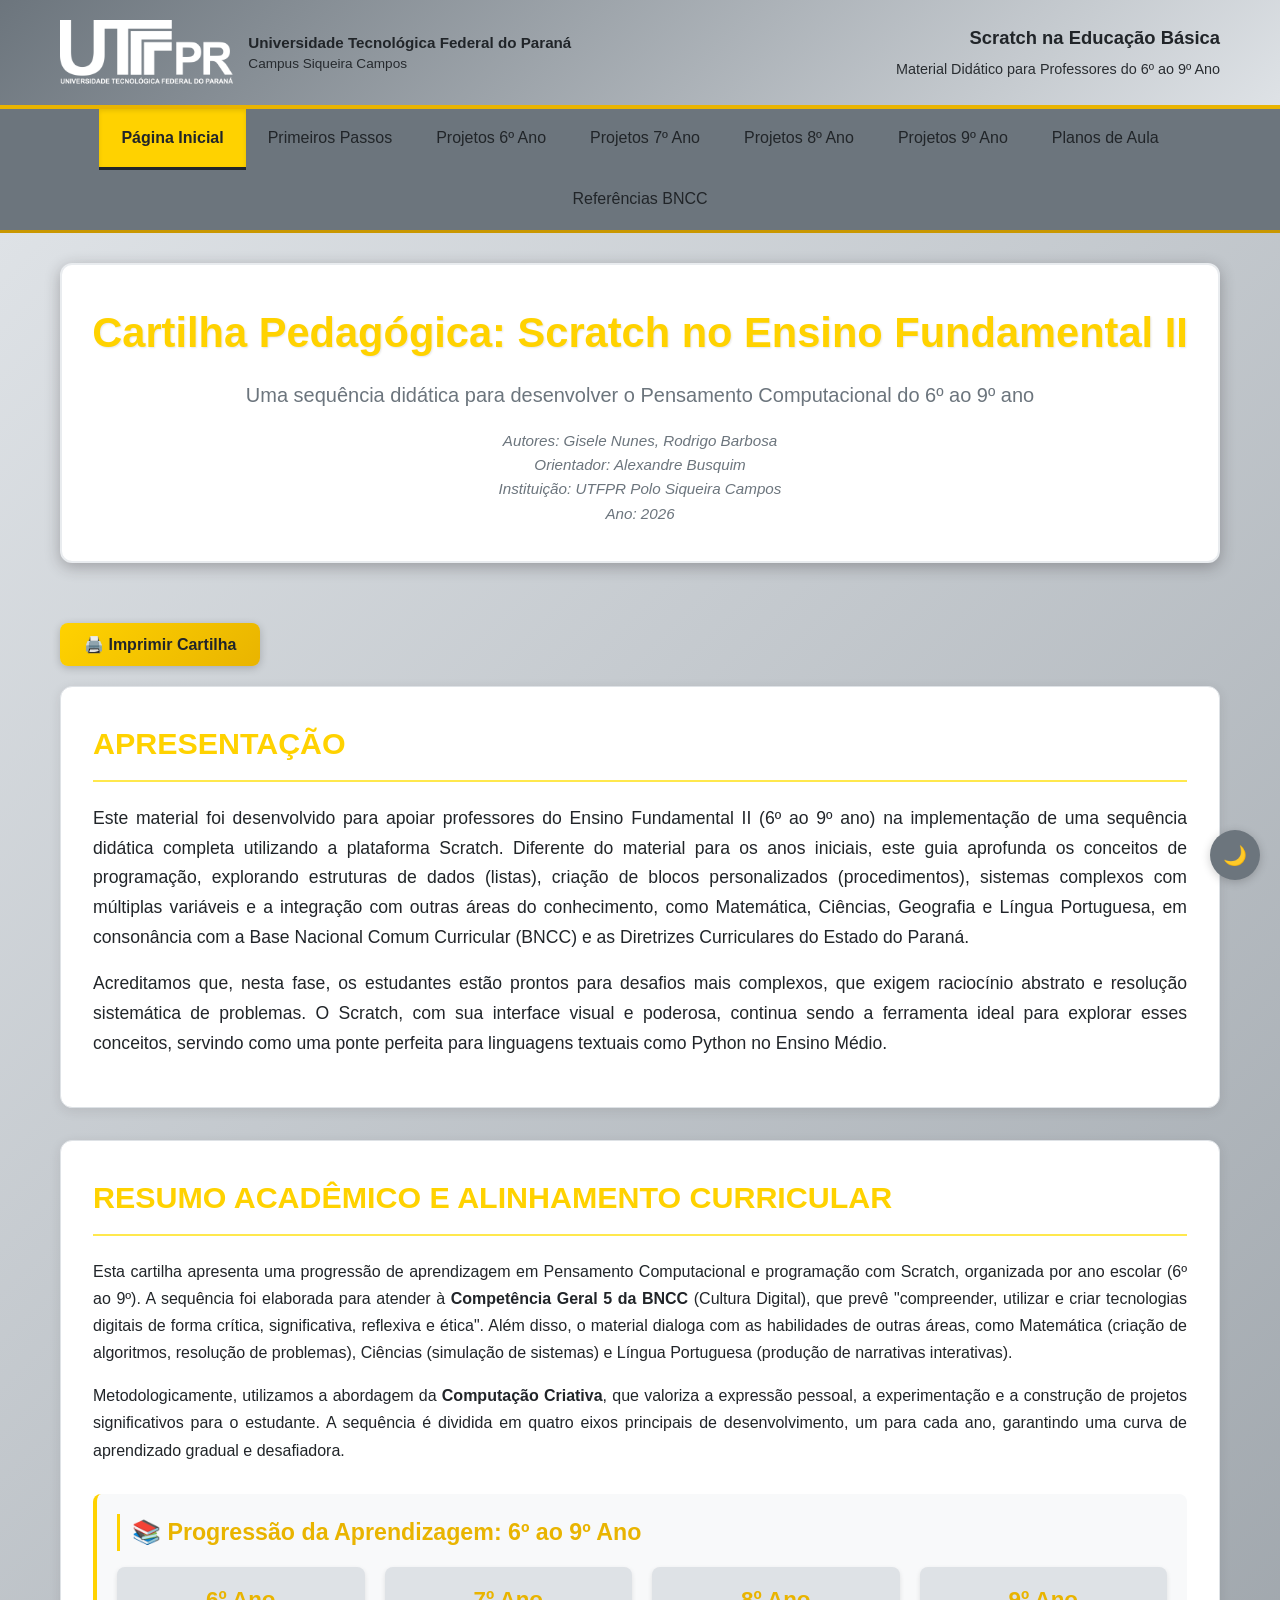
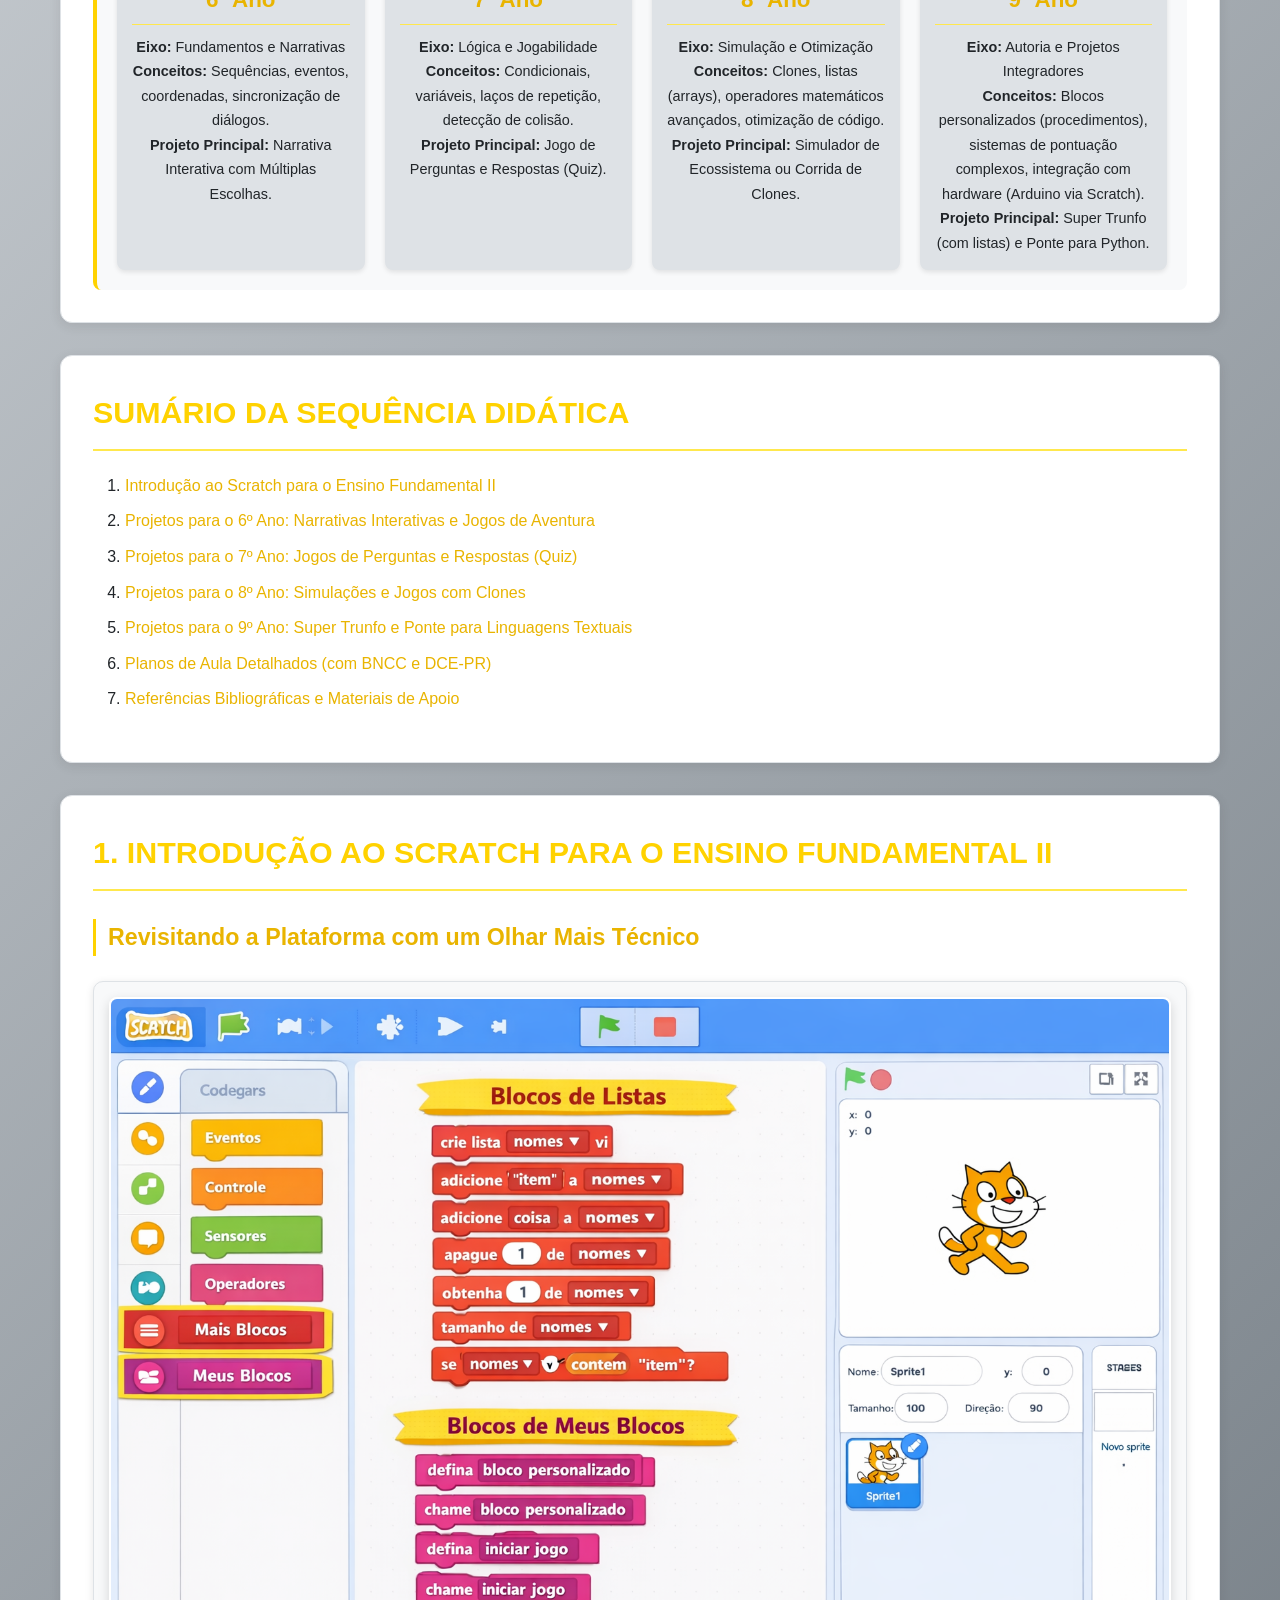
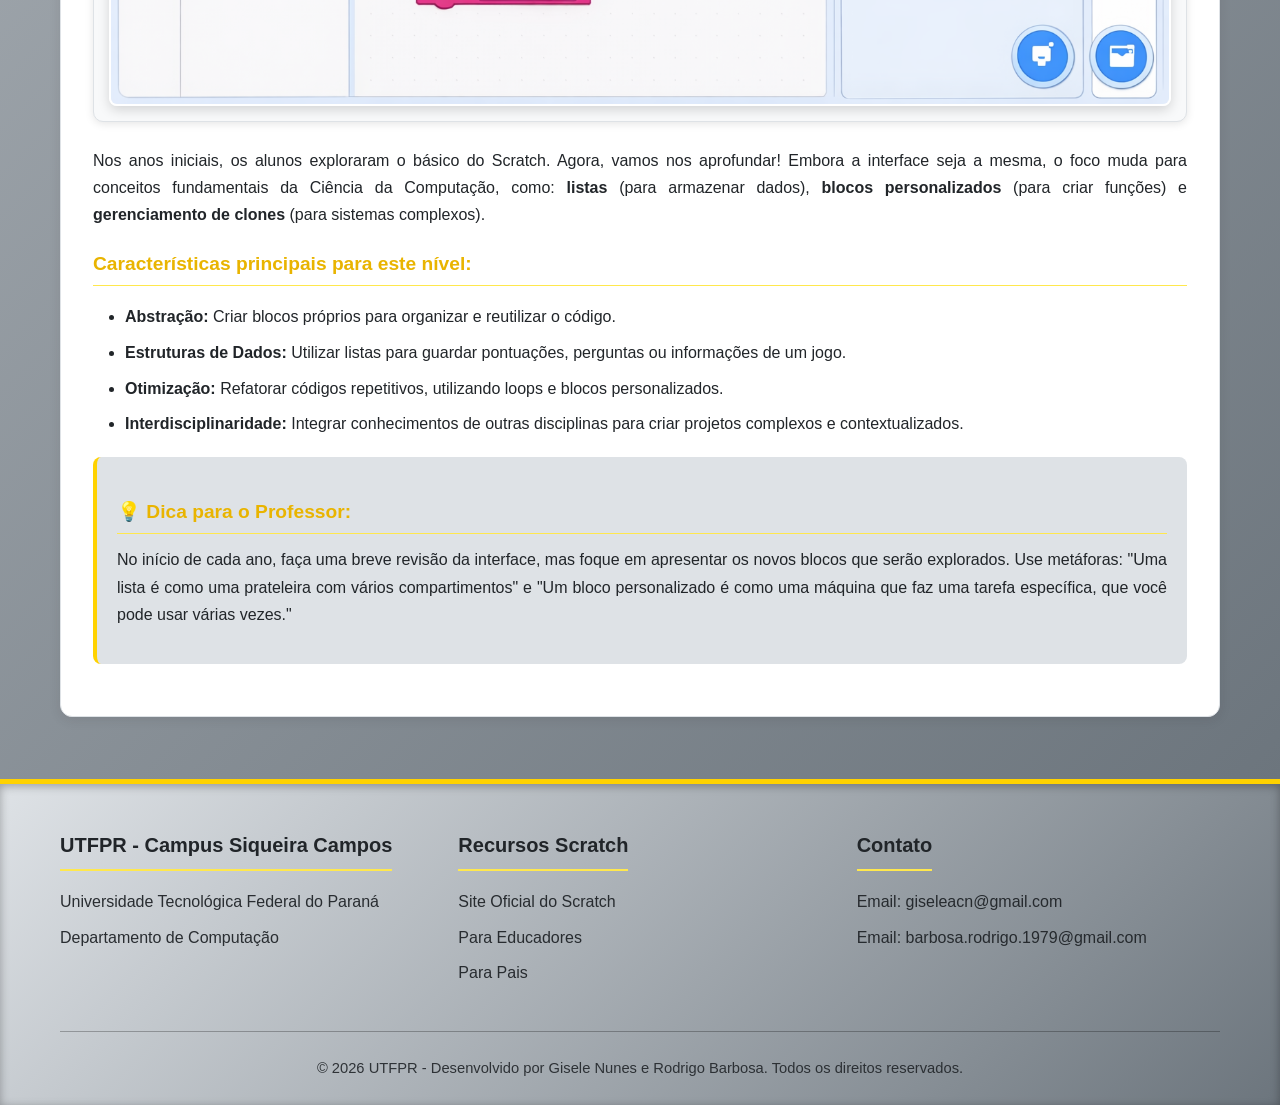
<file: index.html>
<!DOCTYPE html>
<html lang="pt-br">
<!--
    ===================================================================
        Scratch no Ensino Fundamental II | Cartilha Pedagógica UTFPR
    ===================================================================
        Objetivo: Portal de introdução ao professor do Ensino Fundamental II,
                  apresentando a sequência didática com Scratch para os 6º ao 9º ano.
        Autor : Gisele Nunes, Rodrigo Barbosa
        Data  : 2026
    ===================================================================
-->

<head>
    <!-- Define o conjunto de caracteres como UTF-8 para suporte a acentos e caracteres especiais -->
    <meta charset="UTF-8">
    <!-- Configura a viewport para tornar a página responsiva em dispositivos móveis -->
    <meta name="viewport" content="width=device-width, initial-scale=1.0">
    <!-- Título exibido na aba do navegador -->
    <title>Scratch no Ensino Fundamental II | Cartilha Pedagógica UTFPR</title>
    <!-- Link para o arquivo CSS externo que contém os estilos da página -->
    <link rel="stylesheet" href="assets/css/style.css">
</head>

<body>
    <!-- Cabeçalho principal da página, dividido em duas partes: topo e menu de navegação -->
    <header>
        <!-- Div para o topo do cabeçalho (logotipo e título institucional) -->
        <div class="header-top">
            <!-- Container centraliza e limita a largura do conteúdo -->
            <div class="container">
                <!-- Container do logotipo e nome da instituição -->
                <div class="logo-container">
                    <!-- Imagem do logotipo da UTFPR -->
                    <img src="assets/images/UTFPR_logo.png" alt="UTFPR Logo" class="logo">
                    <!-- Nome da universidade com um pequeno texto para o campus -->
                    <div class="institution-name">
                        Universidade Tecnológica Federal do Paraná<br>
                        <small>Campus Siqueira Campos</small>
                    </div>
                </div>
                <!-- Título principal do portal, com subtítulo -->
                <div class="header-title">
                    Scratch na Educação Básica<br>
                    <small>Material Didático para Professores do 6º ao 9º Ano</small>
                </div>
            </div>
        </div>
        <!-- Div para a parte inferior do cabeçalho, contendo o menu de navegação -->
        <div class="header-bottom">
            <div class="container">
                <!-- Barra de navegação com links para as principais seções do portal -->
                <nav>
                    <ul>
                        <!-- Cada item da lista representa um link; 'active' indica a página atual -->
                        <li><a href="index.html" class="active" aria-current="page">Página Inicial</a></li>
                        <li><a href="pages/primeiros_passos.html">Primeiros Passos</a></li>
                        <li><a href="pages/projetos_6_ano.html">Projetos 6º Ano</a></li>
                        <li><a href="pages/projetos_7_ano.html">Projetos 7º Ano</a></li>
                        <li><a href="pages/projetos_8_ano.html">Projetos 8º Ano</a></li>
                        <li><a href="pages/projetos_9_ano.html">Projetos 9º Ano</a></li>
                        <li><a href="planos_de_aula.html">Planos de Aula</a></li>
                        <li><a href="pages/referencias_bncc.html">Referências BNCC</a></li>
                    </ul>
                </nav>
            </div>
        </div>
    </header>

    <!-- Conteúdo principal da página -->
    <main>
        <div class="container">
            <!-- Cabeçalho da página com título, subtítulo e informações dos autores -->
            <div class="page-header">
                <h1>Cartilha Pedagógica: Scratch no Ensino Fundamental II</h1>
                <p class="subtitle">Uma sequência didática para desenvolver o Pensamento Computacional do 6º ao 9º ano
                </p>
                <div class="authors">
                    Autores: Gisele Nunes, Rodrigo Barbosa<br>
                    Orientador: Alexandre Busquim<br>
                    Instituição: UTFPR Polo Siqueira Campos<br>
                    Ano: 2026
                </div>
            </div>

            <!-- Seção de conteúdo: Apresentação -->
            <div class="content-section">
                <h2>APRESENTAÇÃO</h2>
                <!-- Parágrafo de introdução explicando o propósito do material -->
                <p class="introduction-text">
                    Este material foi desenvolvido para apoiar professores do Ensino Fundamental II (6º ao 9º ano) na
                    implementação de uma sequência didática completa utilizando a plataforma Scratch. Diferente do
                    material para os anos iniciais, este guia aprofunda os conceitos de programação, explorando
                    estruturas de dados (listas), criação de blocos personalizados (procedimentos), sistemas complexos
                    com múltiplas variáveis e a integração com outras áreas do conhecimento, como Matemática, Ciências,
                    Geografia e Língua Portuguesa, em consonância com a Base Nacional Comum Curricular (BNCC) e as
                    Diretrizes Curriculares do Estado do Paraná.
                </p>
                <!-- Segundo parágrafo destacando a importância do Scratch para o pensamento abstrato -->
                <p class="introduction-text">
                    Acreditamos que, nesta fase, os estudantes estão prontos para desafios mais complexos, que exigem
                    raciocínio abstrato e resolução sistemática de problemas. O Scratch, com sua interface visual e
                    poderosa, continua sendo a ferramenta ideal para explorar esses conceitos, servindo como uma ponte
                    perfeita para linguagens textuais como Python no Ensino Médio.
                </p>
            </div>

            <!-- Seção de conteúdo: Resumo acadêmico e alinhamento curricular -->
            <div class="content-section">
                <h2>RESUMO ACADÊMICO E ALINHAMENTO CURRICULAR</h2>
                <!-- Explicação sobre a competência geral da BNCC e metodologia -->
                <p>Esta cartilha apresenta uma progressão de aprendizagem em Pensamento Computacional e programação com
                    Scratch, organizada por ano escolar (6º ao 9º). A sequência foi elaborada para atender à
                    <strong>Competência Geral 5 da BNCC</strong> (Cultura Digital), que prevê "compreender, utilizar e
                    criar tecnologias digitais de forma crítica, significativa, reflexiva e ética". Além
                    disso, o material dialoga com as habilidades de outras áreas, como Matemática (criação de
                    algoritmos, resolução de problemas), Ciências (simulação de sistemas) e Língua Portuguesa (produção
                    de narrativas interativas).
                </p>
                <p>Metodologicamente, utilizamos a abordagem da <strong>Computação Criativa</strong>, que valoriza a
                    expressão pessoal, a experimentação e a construção de projetos significativos para o estudante. A
                    sequência é dividida em quatro eixos principais de desenvolvimento, um
                    para cada ano, garantindo uma curva de aprendizado gradual e desafiadora.</p>
                <!-- Visão geral da progressão por ano, em formato de grade -->
                <div class="year-overview">
                    <h3>📚 Progressão da Aprendizagem: 6º ao 9º Ano</h3>
                    <div class="year-grid">
                        <!-- Card do 6º ano -->
                        <div class="year-card">
                            <h4>6º Ano</h4>
                            <p><strong>Eixo:</strong> Fundamentos e Narrativas</p>
                            <p><strong>Conceitos:</strong> Sequências, eventos, coordenadas, sincronização de diálogos.
                            </p>
                            <p><strong>Projeto Principal:</strong> Narrativa Interativa com Múltiplas Escolhas.</p>
                        </div>
                        <!-- Card do 7º ano -->
                        <div class="year-card">
                            <h4>7º Ano</h4>
                            <p><strong>Eixo:</strong> Lógica e Jogabilidade</p>
                            <p><strong>Conceitos:</strong> Condicionais, variáveis, laços de repetição, detecção de
                                colisão.</p>
                            <p><strong>Projeto Principal:</strong> Jogo de Perguntas e Respostas (Quiz).</p>
                        </div>
                        <!-- Card do 8º ano -->
                        <div class="year-card">
                            <h4>8º Ano</h4>
                            <p><strong>Eixo:</strong> Simulação e Otimização</p>
                            <p><strong>Conceitos:</strong> Clones, listas (arrays), operadores matemáticos avançados,
                                otimização de código.</p>
                            <p><strong>Projeto Principal:</strong> Simulador de Ecossistema ou Corrida de Clones.</p>
                        </div>
                        <!-- Card do 9º ano -->
                        <div class="year-card">
                            <h4>9º Ano</h4>
                            <p><strong>Eixo:</strong> Autoria e Projetos Integradores</p>
                            <p><strong>Conceitos:</strong> Blocos personalizados (procedimentos), sistemas de pontuação
                                complexos, integração com hardware (Arduino via Scratch).</p>
                            <p><strong>Projeto Principal:</strong> Super Trunfo (com listas) e Ponte para Python.</p>
                        </div>
                    </div>
                </div>
            </div>

            <!-- Seção de conteúdo: Sumário da sequência didática -->
            <div class="content-section">
                <h2>SUMÁRIO DA SEQUÊNCIA DIDÁTICA</h2>
                <!-- Lista ordenada com links para as principais páginas do portal -->
                <ol class="sumario">
                    <li><a href="pages/primeiros_passos.html">Introdução ao Scratch para o Ensino Fundamental II</a>
                    </li>
                    <li><a href="pages/projetos_6_ano.html">Projetos para o 6º Ano: Narrativas Interativas e Jogos de
                            Aventura</a></li>
                    <li><a href="pages/projetos_7_ano.html">Projetos para o 7º Ano: Jogos de Perguntas e Respostas
                            (Quiz)</a>
                    </li>
                    <li><a href="pages/projetos_8_ano.html">Projetos para o 8º Ano: Simulações e Jogos com Clones</a>
                    </li>
                    <li><a href="pages/projetos_9_ano.html">Projetos para o 9º Ano: Super Trunfo e Ponte para Linguagens
                            Textuais</a></li>
                    <li><a href="pages/planos_de_aula.html">Planos de Aula Detalhados (com BNCC e DCE-PR)</a></li>
                    <li><a href="pages/referencias_bncc.html">Referências Bibliográficas e Materiais de Apoio</a></li>
                </ol>
            </div>

            <!-- Seção de conteúdo: Introdução ao Scratch para o EF II -->
            <div class="content-section" id="introducao-ef2">
                <h2>1. INTRODUÇÃO AO SCRATCH PARA O ENSINO FUNDAMENTAL II</h2>
                <h3>Revisitando a Plataforma com um Olhar Mais Técnico</h3>
                <!-- Container para imagem ilustrativa -->
                <div class="image-container">
                    <!-- Imagem mostrando a interface do Scratch com destaque para blocos avançados -->
                    <img src="assets/images/interface_scratch.png"
                        alt="Interface do Scratch destacando blocos de Listas e Meus Blocos" class="content-image">
                </div>
                <!-- Parágrafo explicando a evolução dos conceitos em relação aos anos iniciais -->
                <p>Nos anos iniciais, os alunos exploraram o básico do Scratch. Agora, vamos nos aprofundar! Embora a
                    interface seja a mesma, o foco muda para conceitos fundamentais da Ciência da Computação, como:
                    <strong>listas</strong> (para armazenar dados), <strong>blocos personalizados</strong> (para criar
                    funções) e <strong>gerenciamento de clones</strong> (para sistemas complexos).
                </p>
                <!-- Lista com as principais características para este nível de ensino -->
                <h4>Características principais para este nível:</h4>
                <ul>
                    <li><strong>Abstração:</strong> Criar blocos próprios para organizar e reutilizar o código.</li>
                    <li><strong>Estruturas de Dados:</strong> Utilizar listas para guardar pontuações, perguntas ou
                        informações de um jogo.</li>
                    <li><strong>Otimização:</strong> Refatorar códigos repetitivos, utilizando loops e blocos
                        personalizados.</li>
                    <li><strong>Interdisciplinaridade:</strong> Integrar conhecimentos de outras disciplinas para criar
                        projetos complexos e contextualizados.</li>
                </ul>
                <!-- Caixa de dica para o professor -->
                <div class="info-box">
                    <h4>💡 Dica para o Professor:</h4>
                    <p>No início de cada ano, faça uma breve revisão da interface, mas foque em apresentar os novos
                        blocos que serão explorados. Use metáforas: "Uma lista é como uma prateleira com vários
                        compartimentos" e "Um bloco personalizado é como uma máquina que faz uma tarefa específica, que
                        você pode usar várias vezes."</p>
                </div>
            </div>
        </div>
    </main>

    <!-- Rodapé da página -->
    <footer>
        <div class="container">
            <!-- Div para organizar o conteúdo do rodapé em seções -->
            <div class="footer-content">
                <!-- Seção com informações institucionais -->
                <div class="footer-section">
                    <h3>UTFPR - Campus Siqueira Campos</h3>
                    <p>Universidade Tecnológica Federal do Paraná</p>
                    <p>Departamento de Computação</p>
                </div>
                <!-- Seção com links úteis sobre o Scratch -->
                <div class="footer-section">
                    <h3>Recursos Scratch</h3>
                    <ul>
                        <li><a href="https://scratch.mit.edu" target="_blank" rel="noopener noreferrer">Site Oficial do
                                Scratch</a></li>
                        <li><a href="https://scratch.mit.edu/educators" target="_blank" rel="noopener noreferrer">Para
                                Educadores</a></li>
                        <li><a href="https://scratch.mit.edu/parents" target="_blank" rel="noopener noreferrer">Para
                                Pais</a></li>
                    </ul>
                </div>
                <!-- Seção com e-mails de contato dos autores -->
                <div class="footer-section">
                    <h3>Contato</h3>
                    <p>Email: giseleacn@gmail.com</p>
                    <p>Email: barbosa.rodrigo.1979@gmail.com</p>
                </div>
            </div>
            <!-- Direitos autorais -->
            <div class="copyright">
                &copy; 2026 UTFPR - Desenvolvido por Gisele Nunes e Rodrigo Barbosa. Todos os direitos reservados.
            </div>
        </div>
    </footer>

    <!-- Botão para alternar entre tema claro e escuro -->
    <button class="theme-toggle" id="themeToggle" aria-pressed="false"
        aria-label="Alternar tema claro e escuro">🌙</button>
    <!-- Link para o arquivo JavaScript externo que controla a funcionalidade do tema e outras interações -->
    <script src="assets/js/script.js"></script>
</body>

</html>
</file>
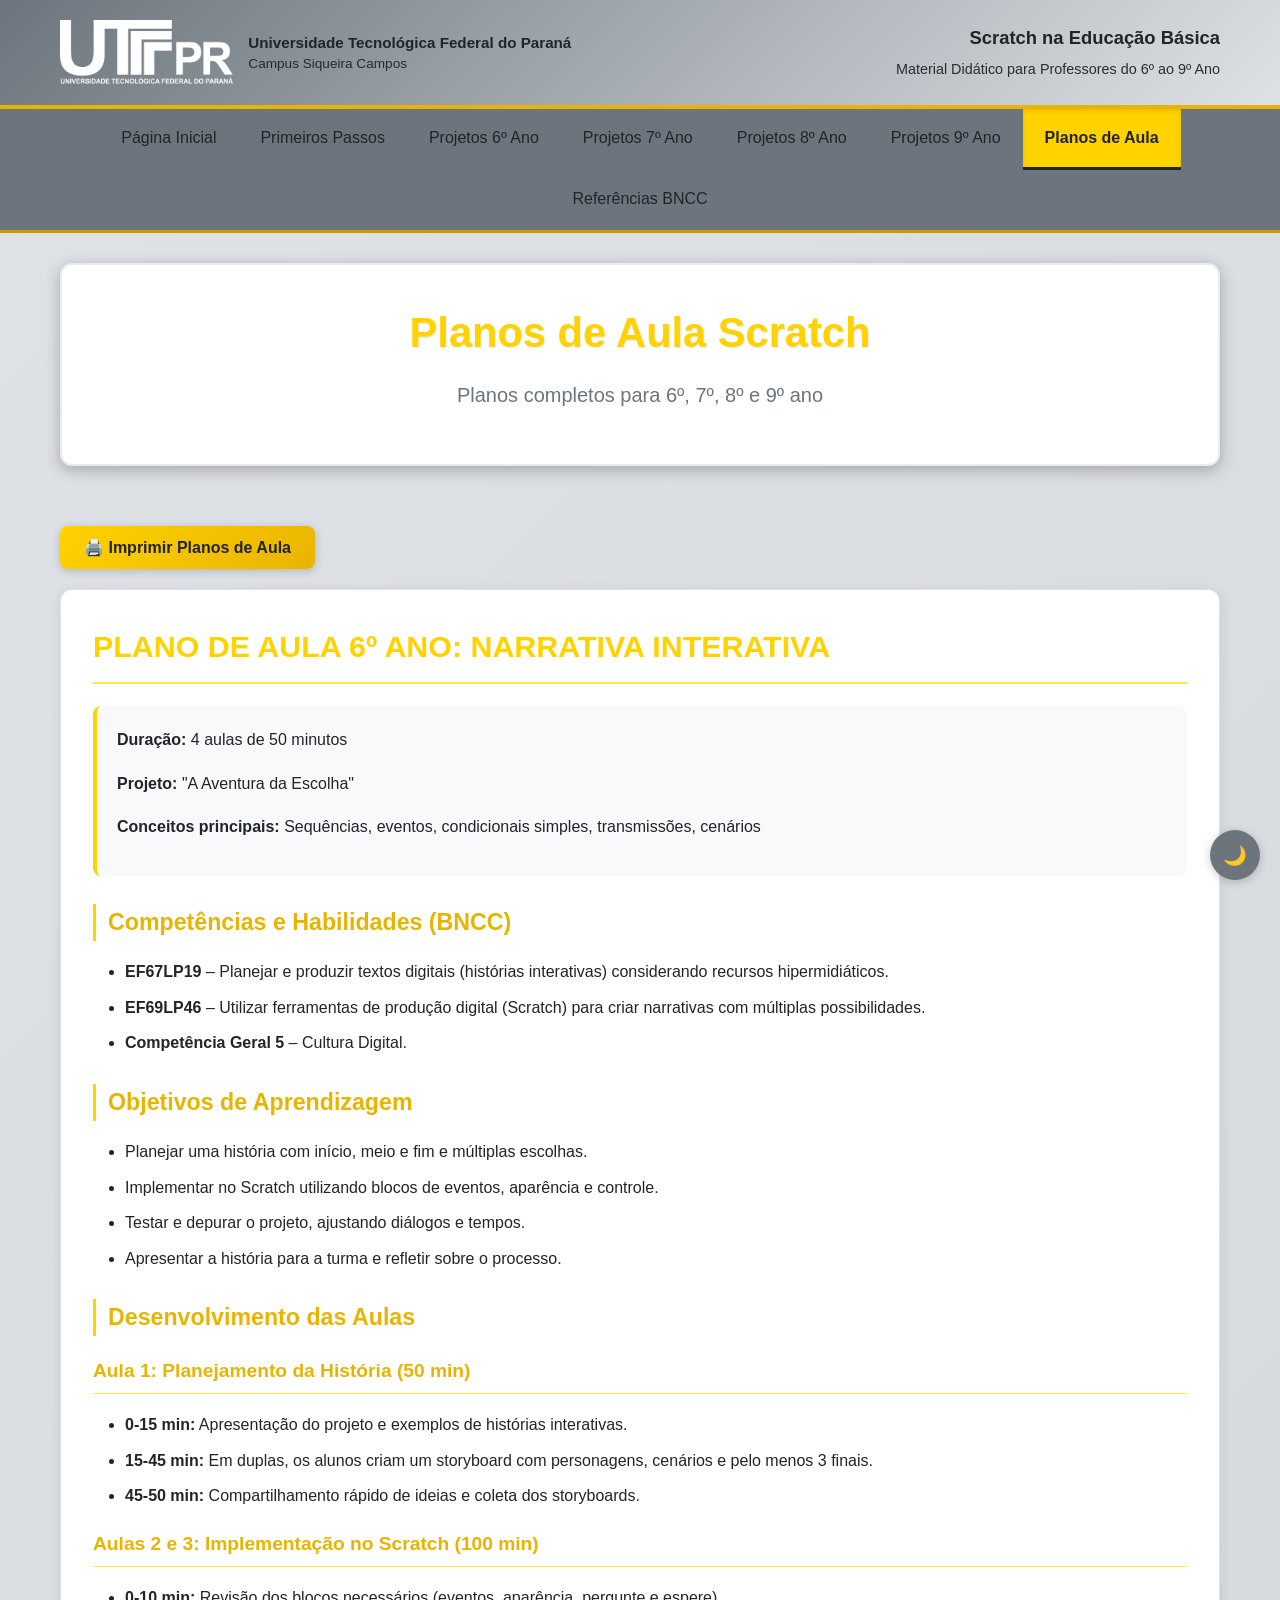
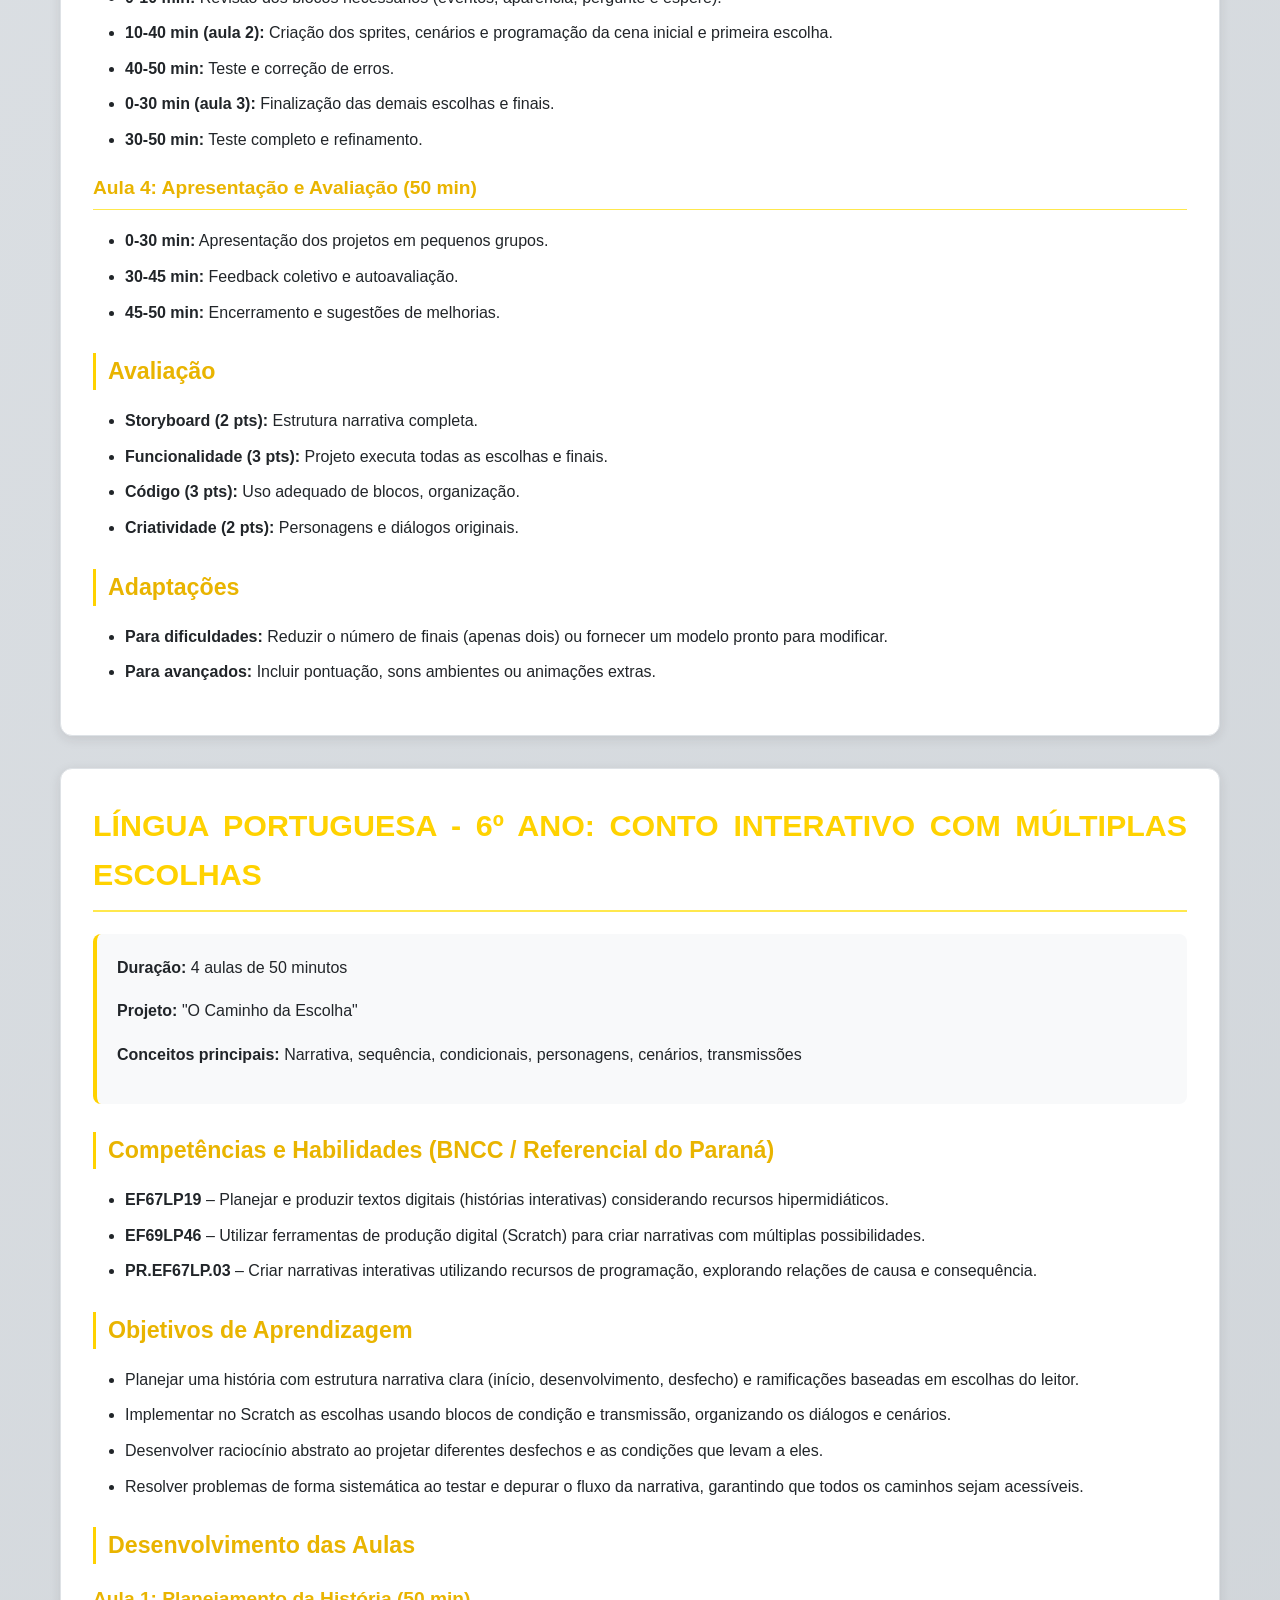
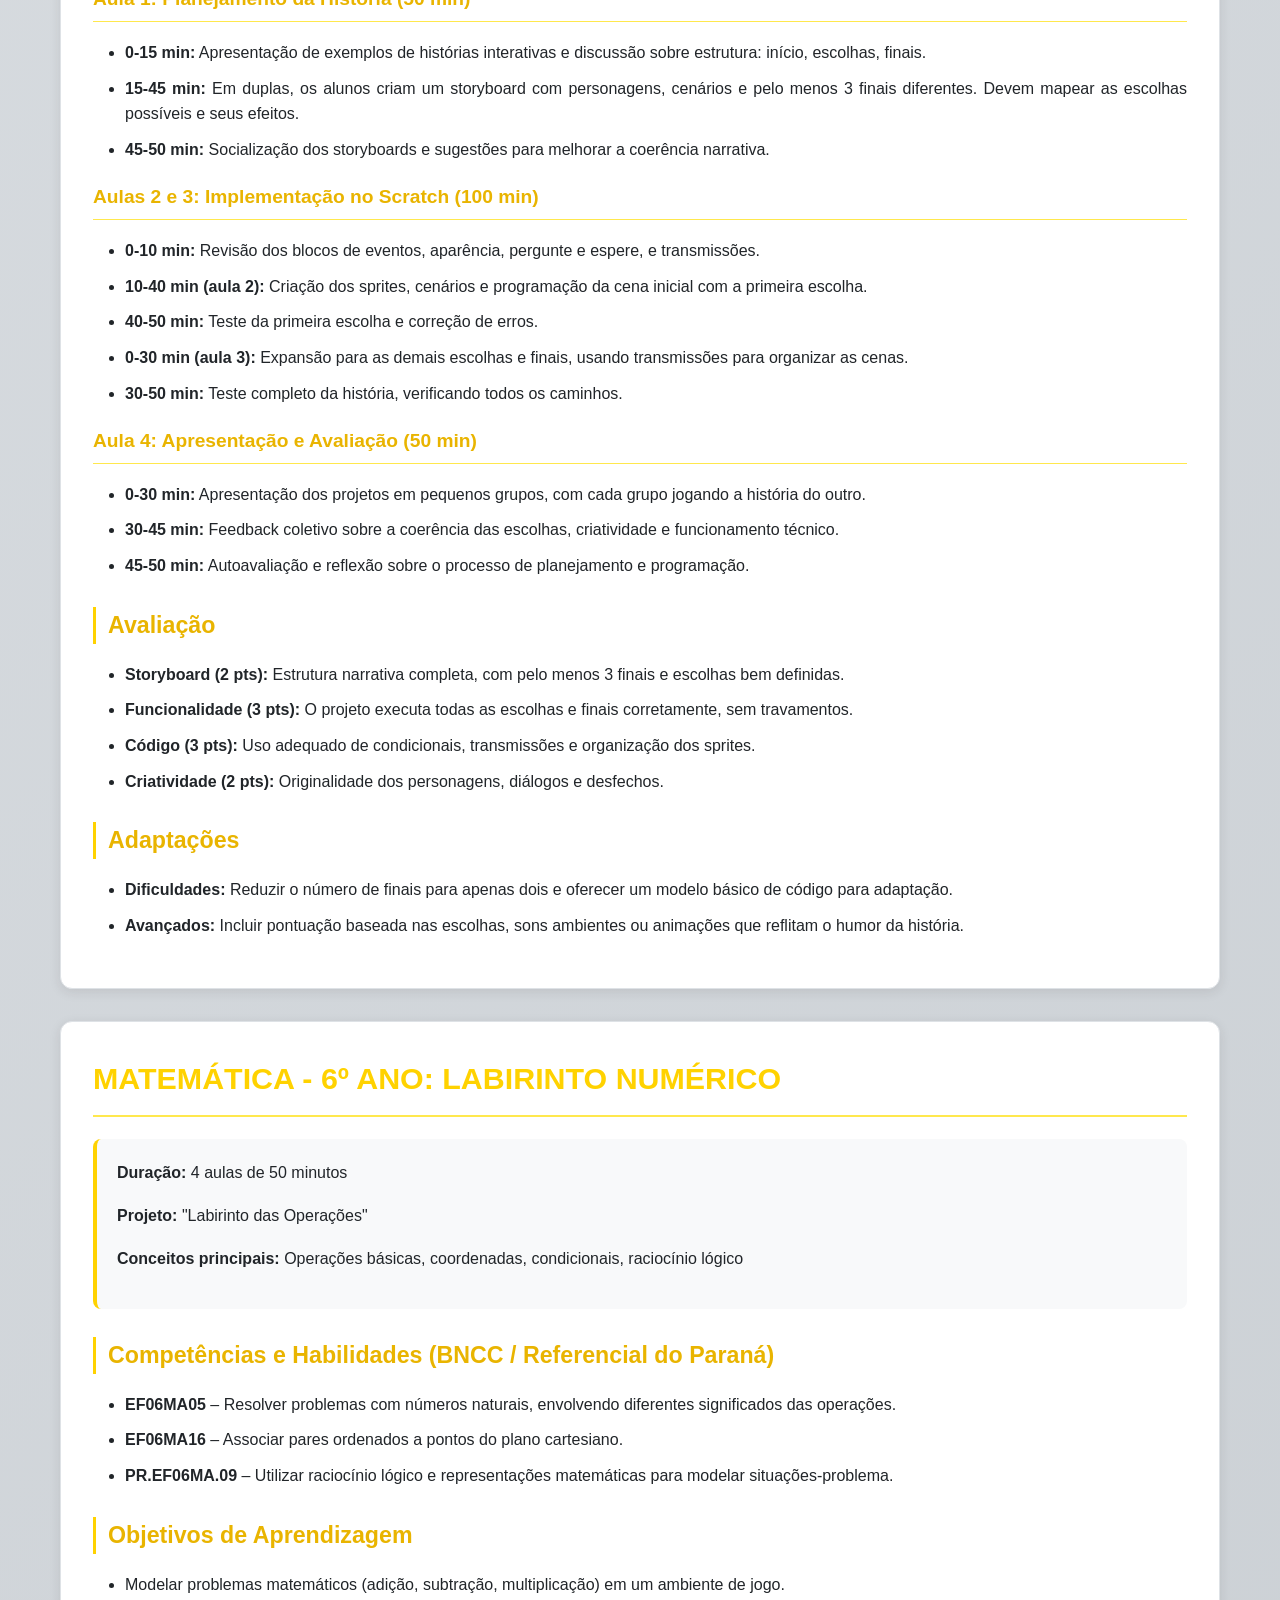
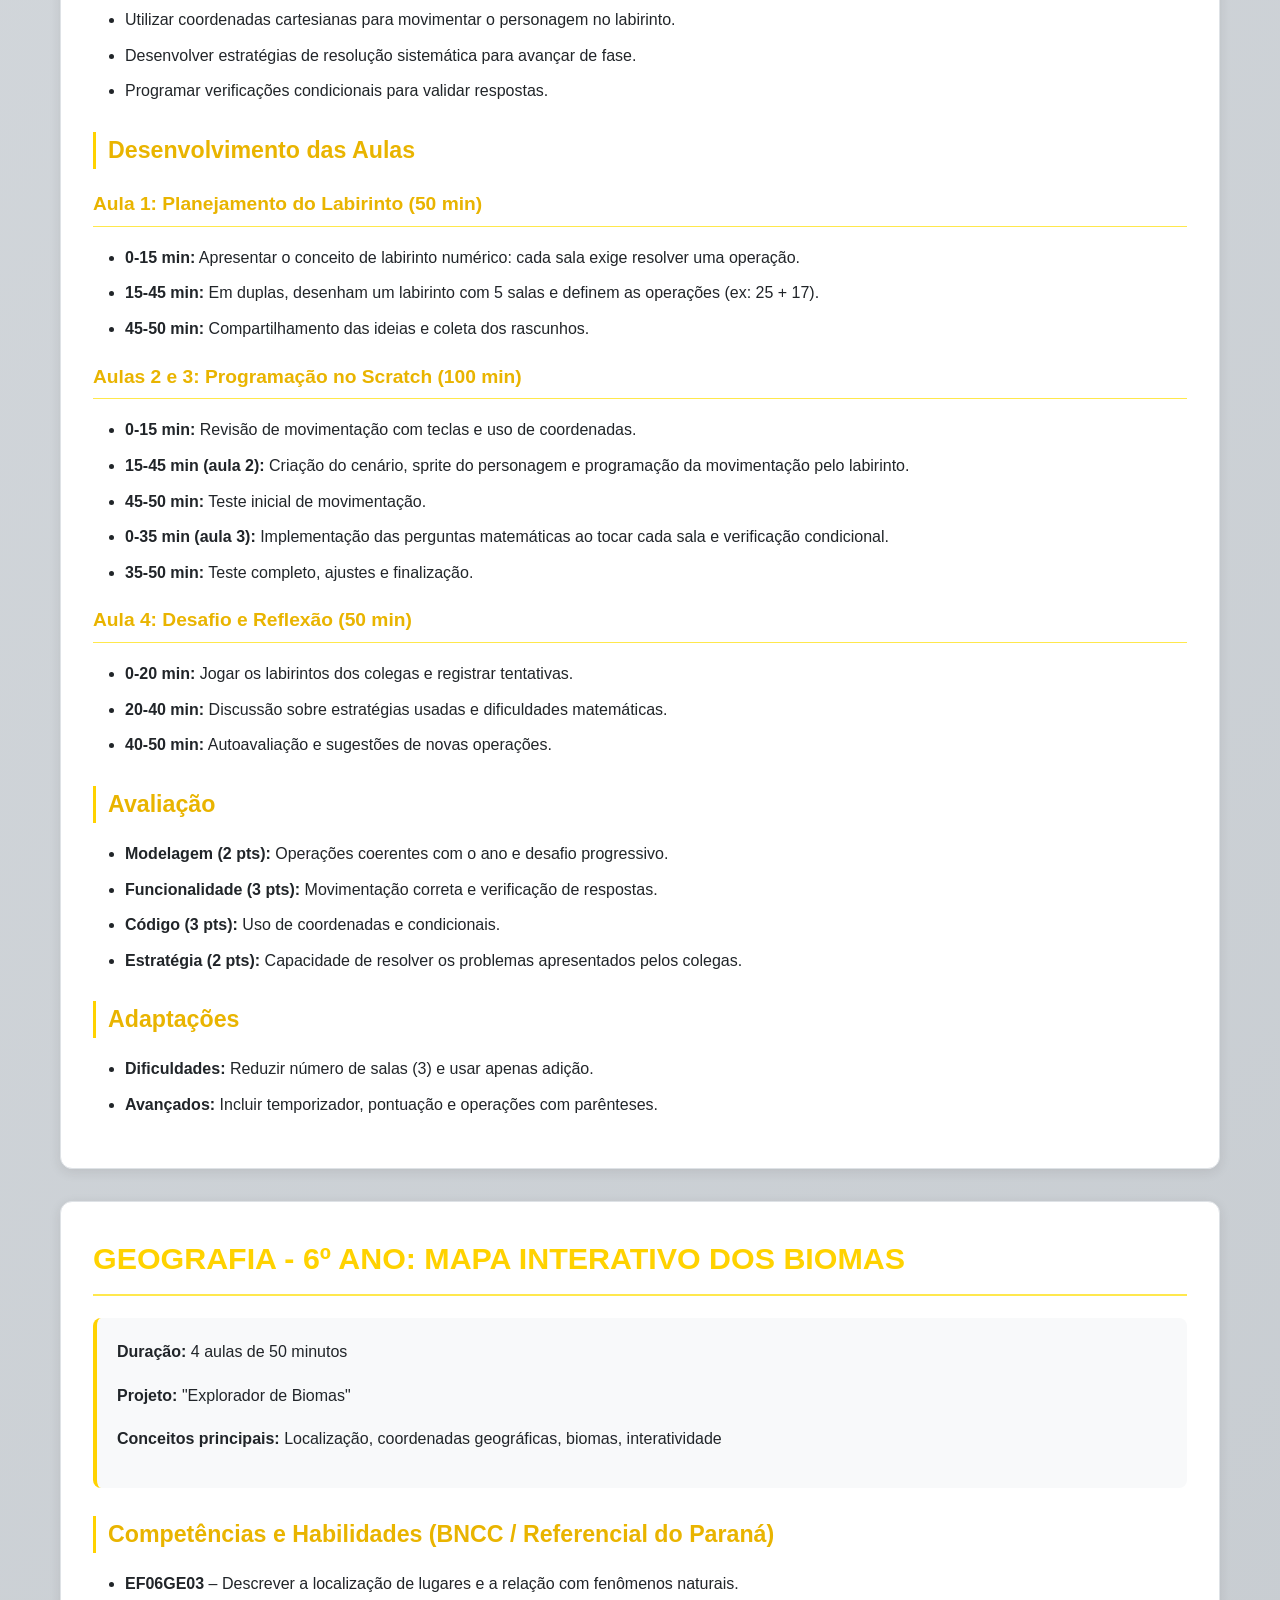
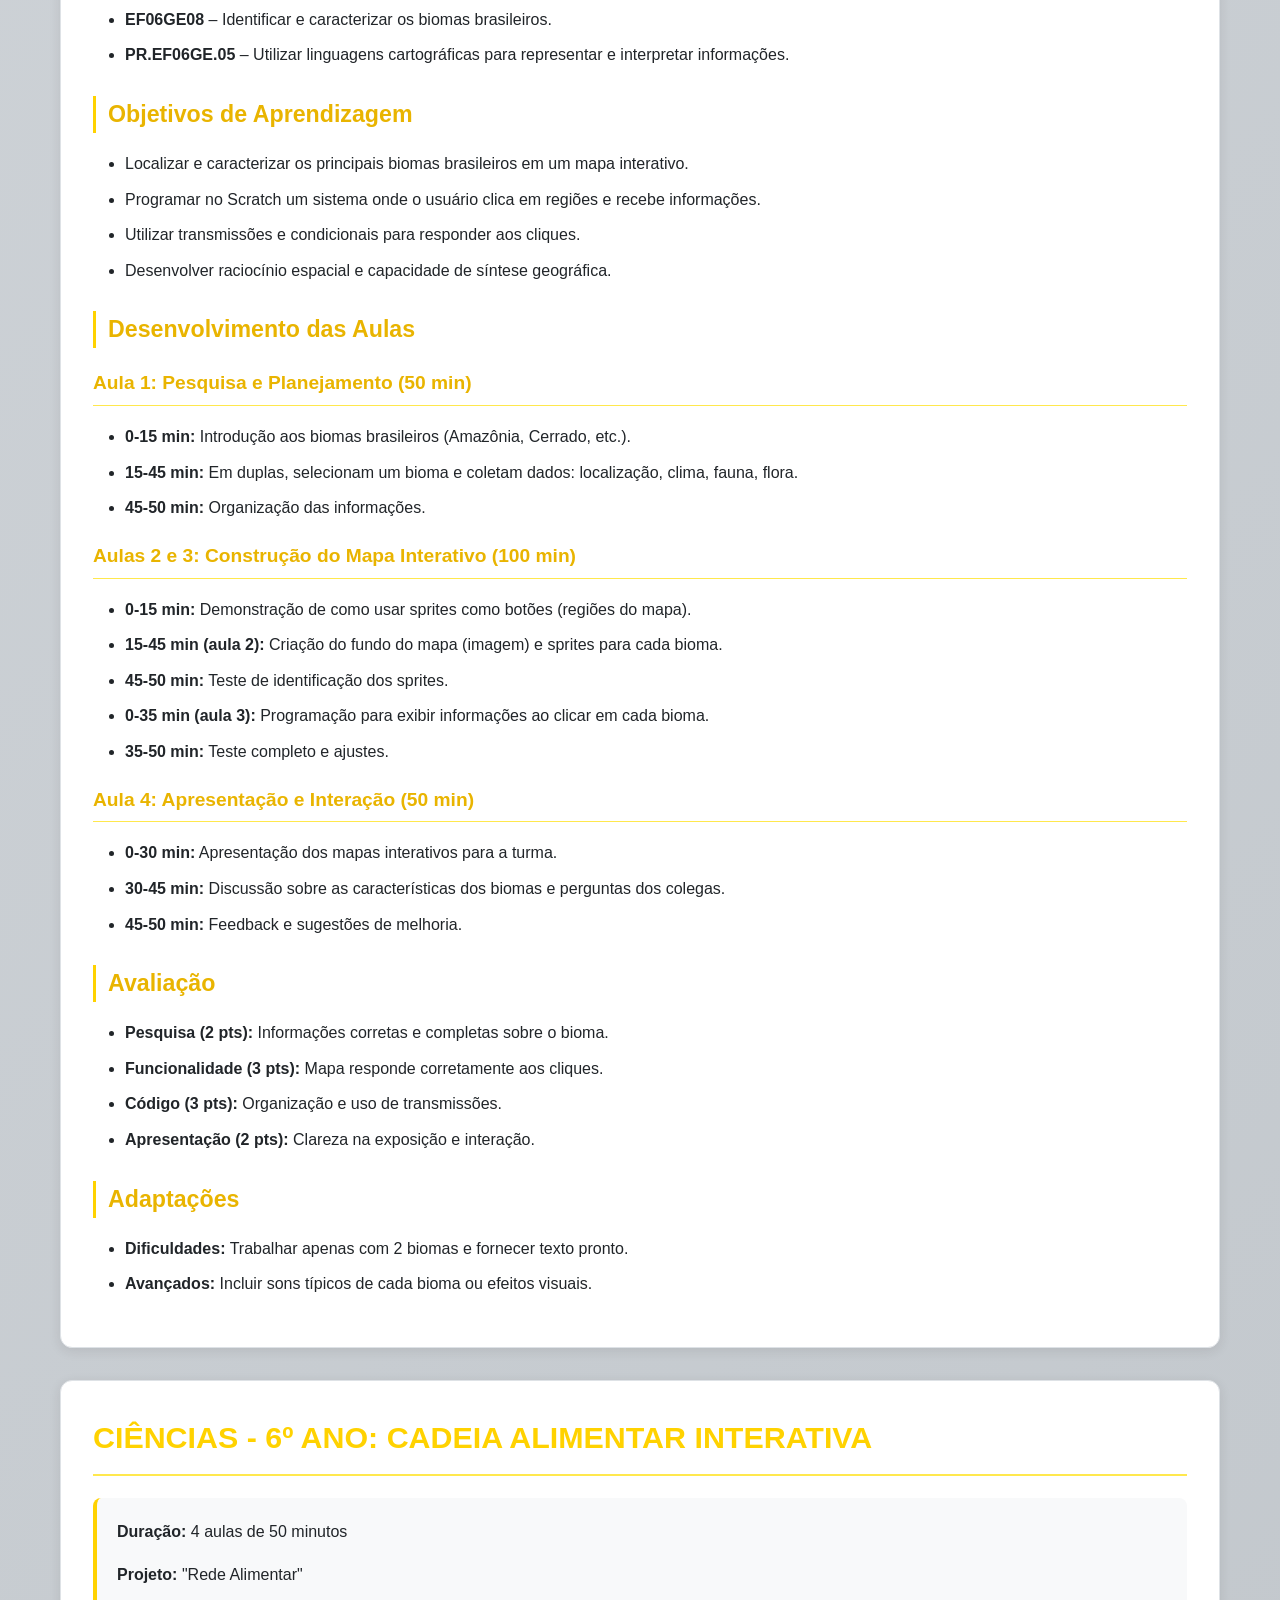
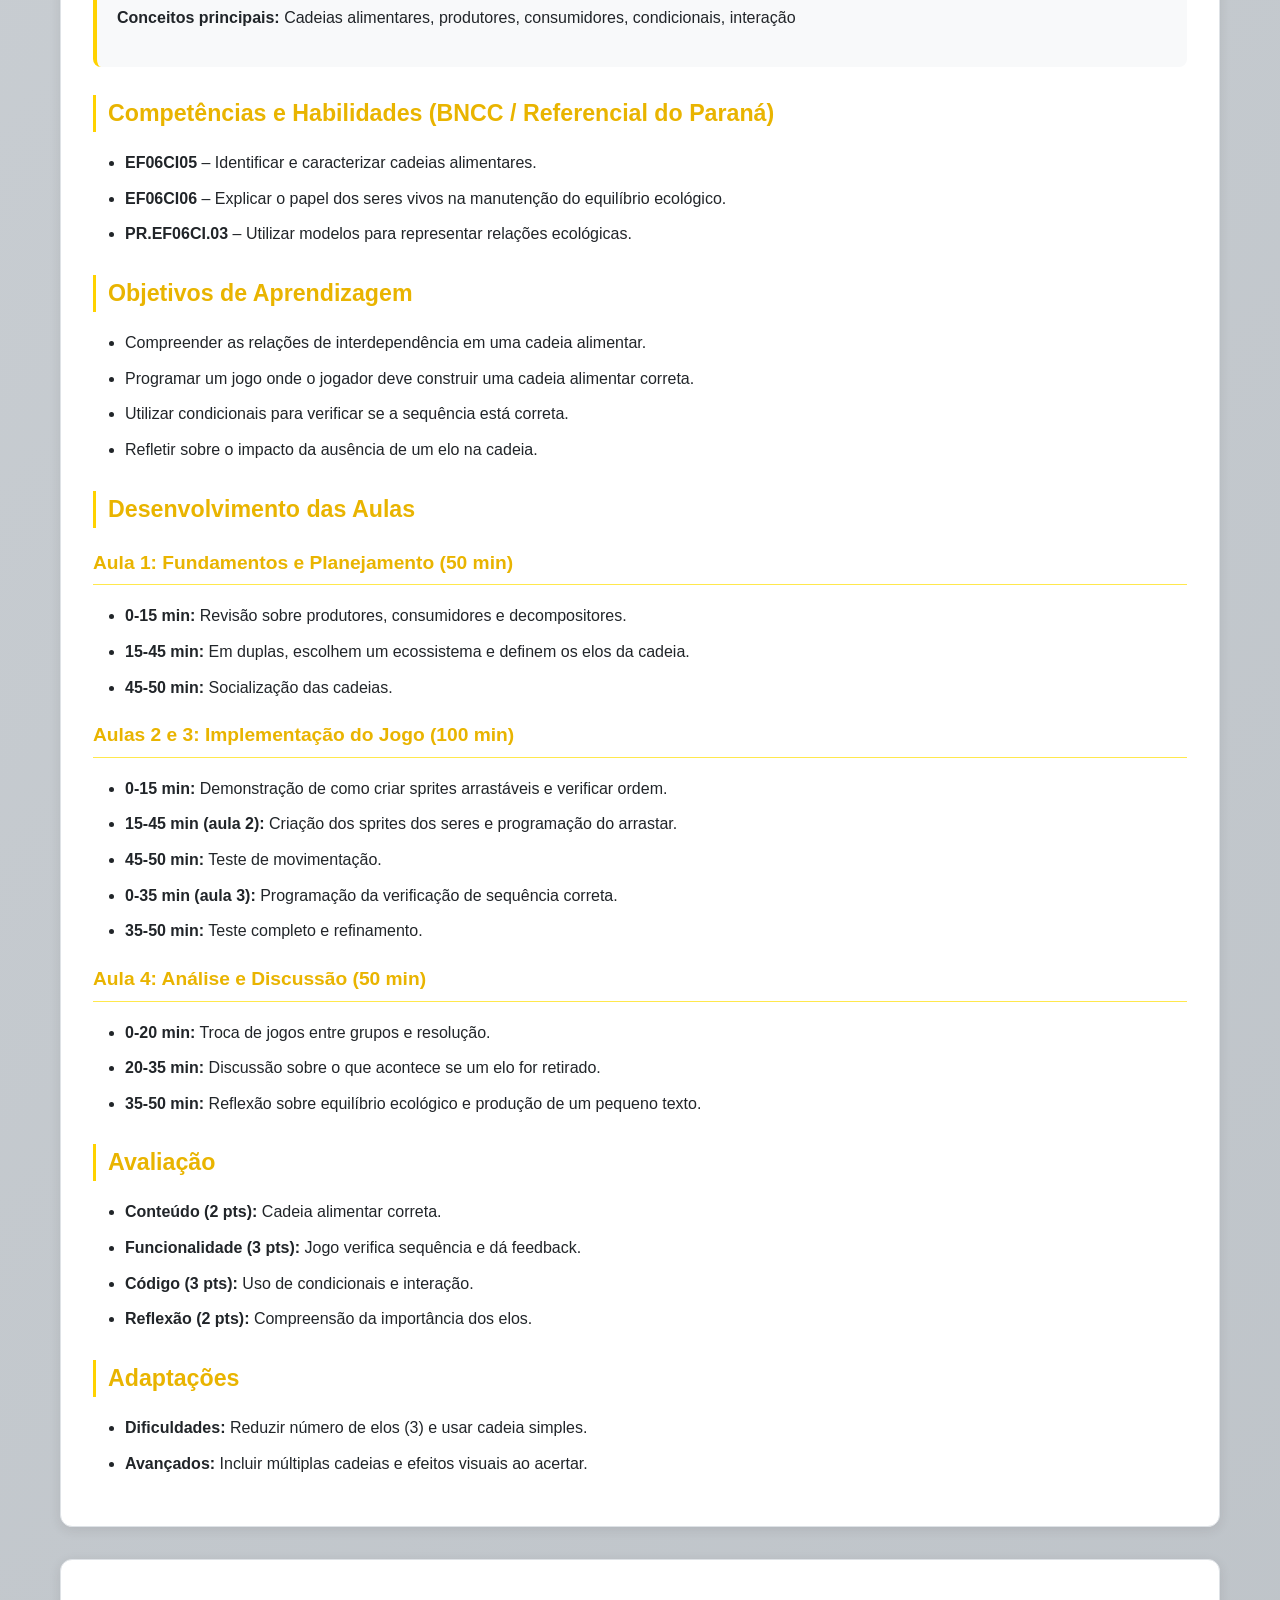
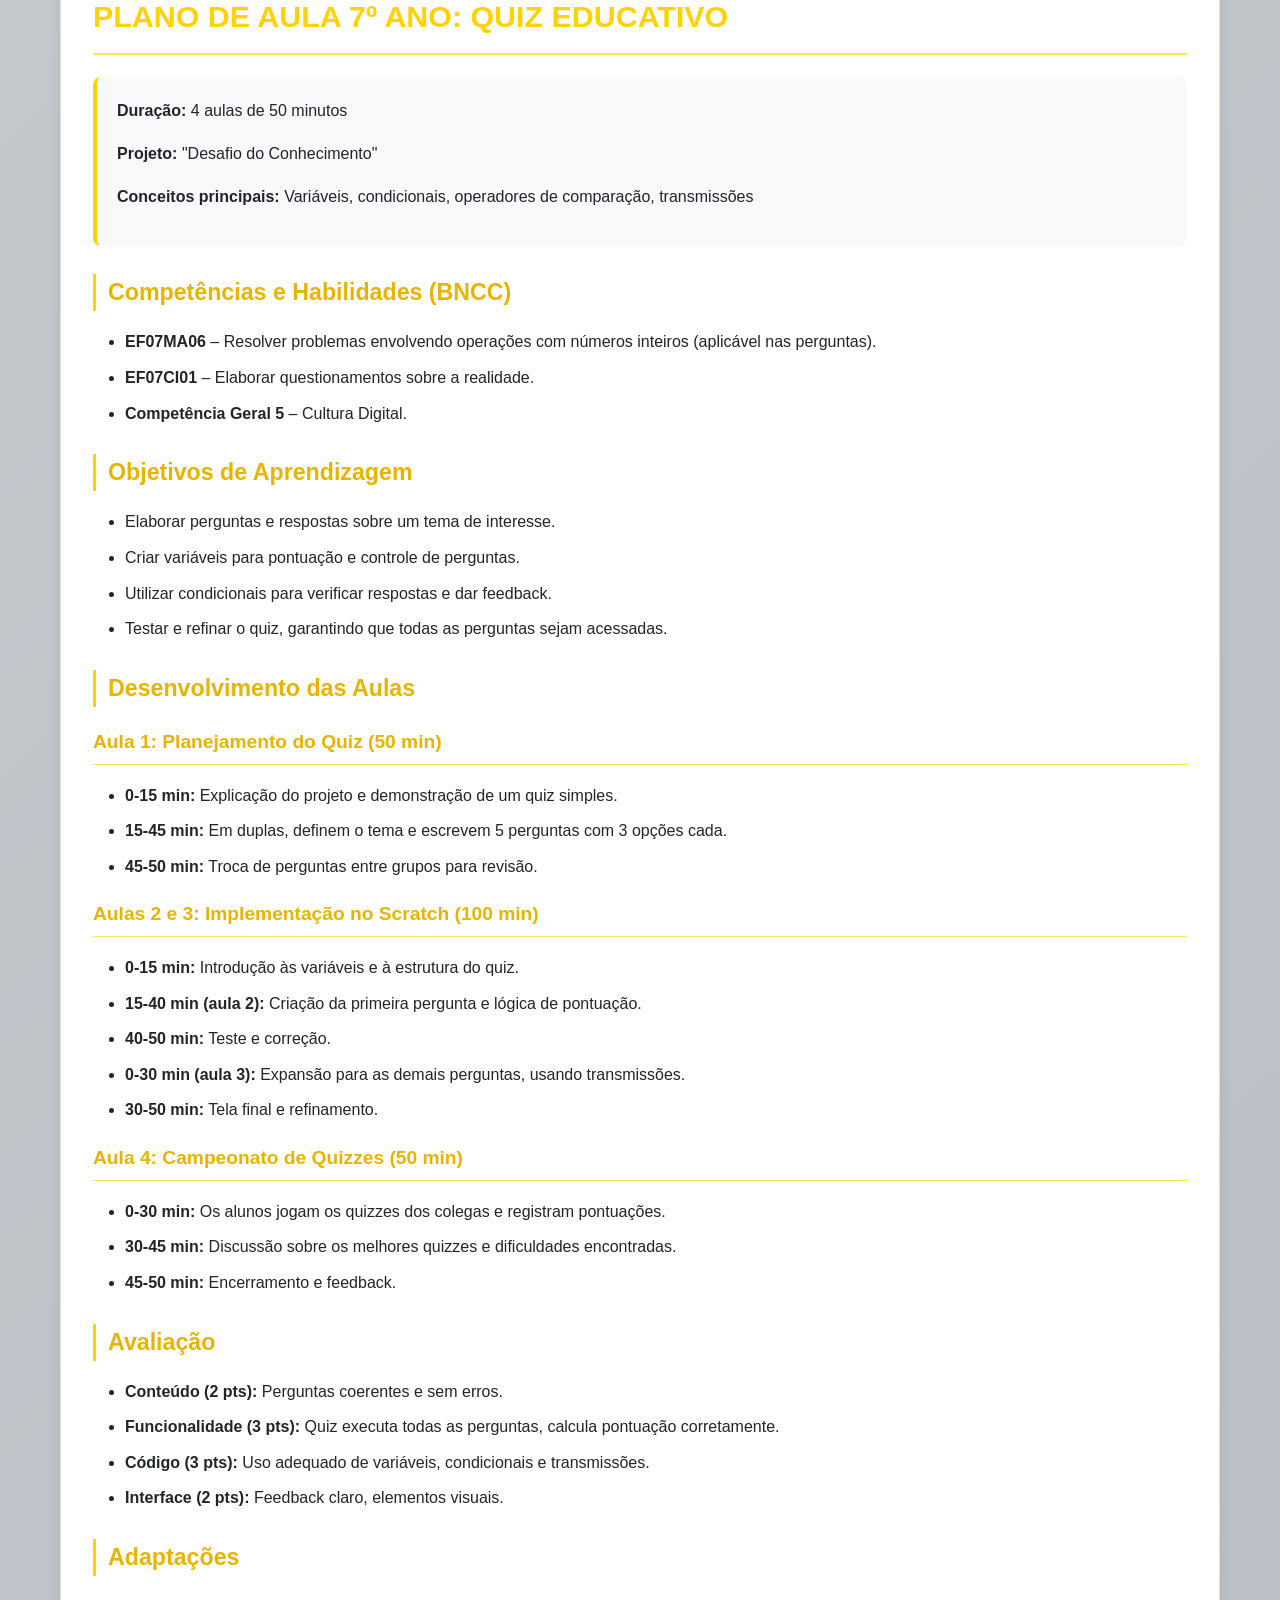
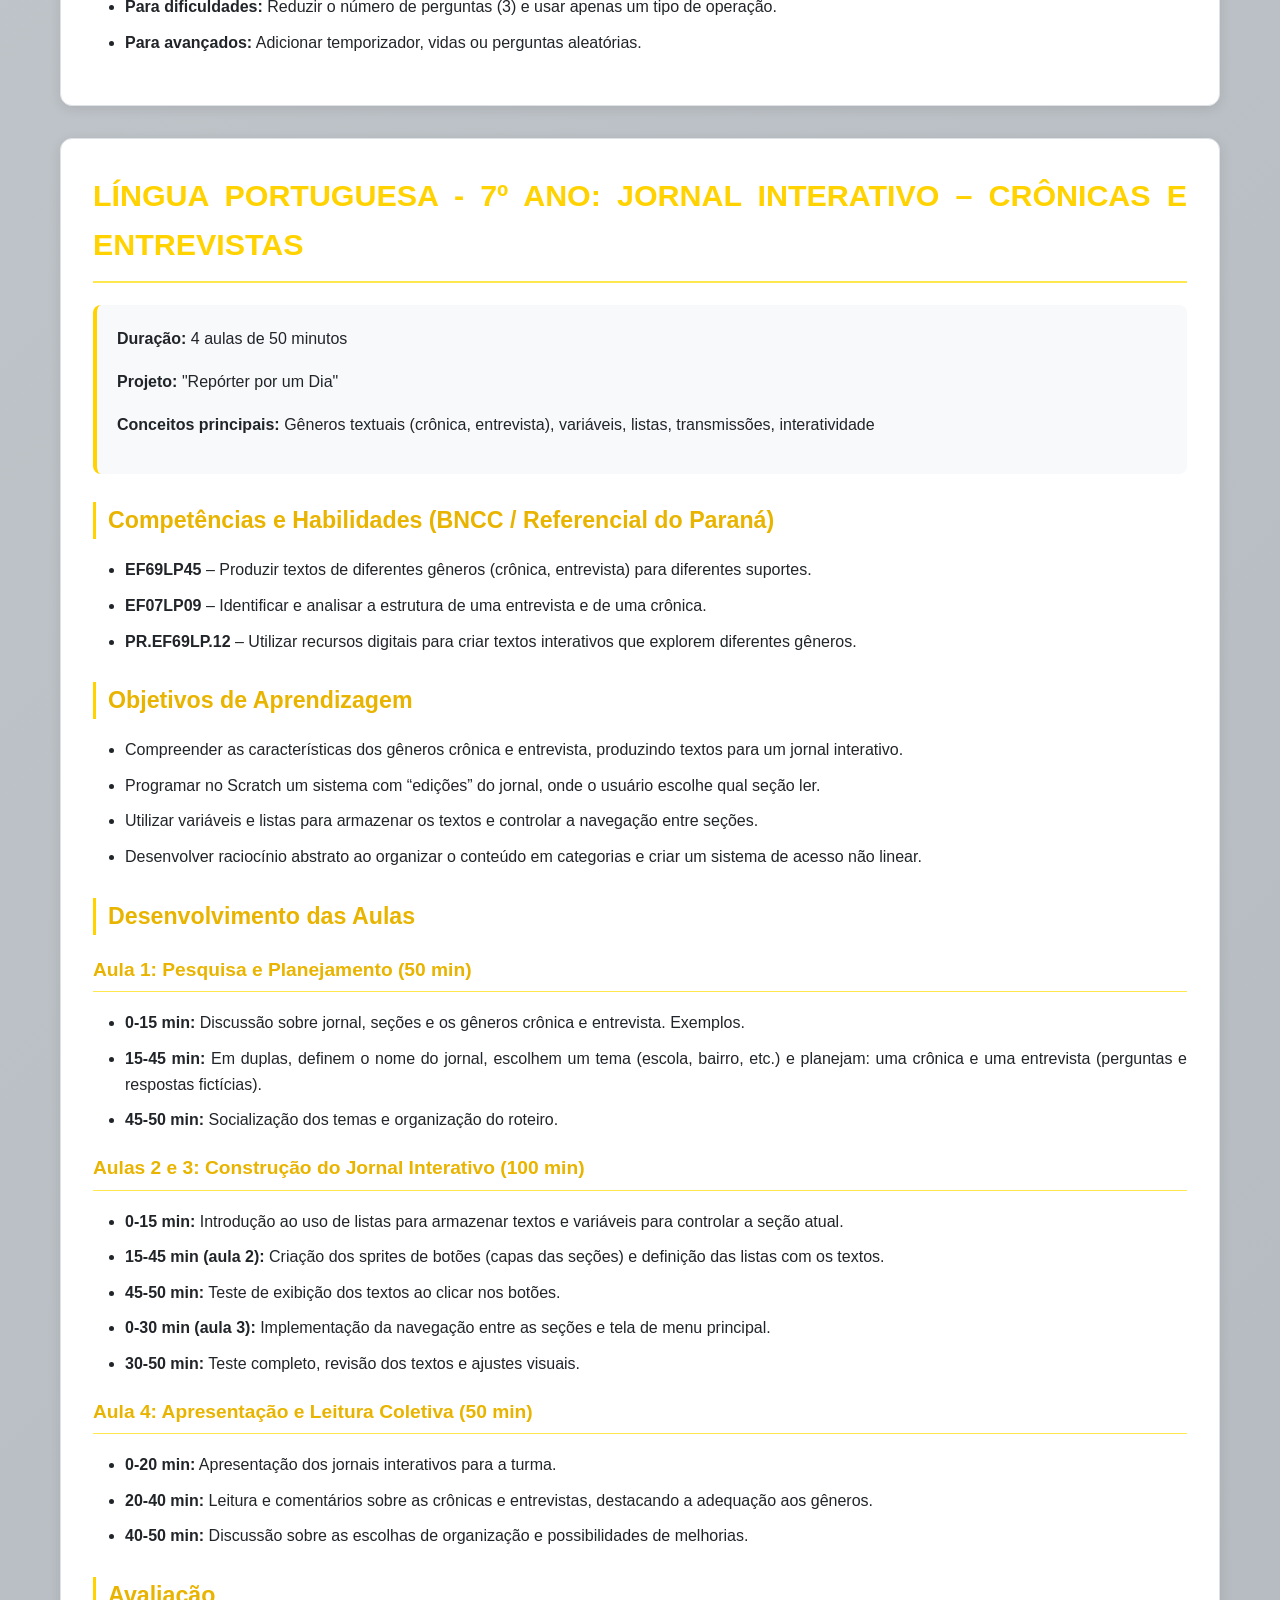
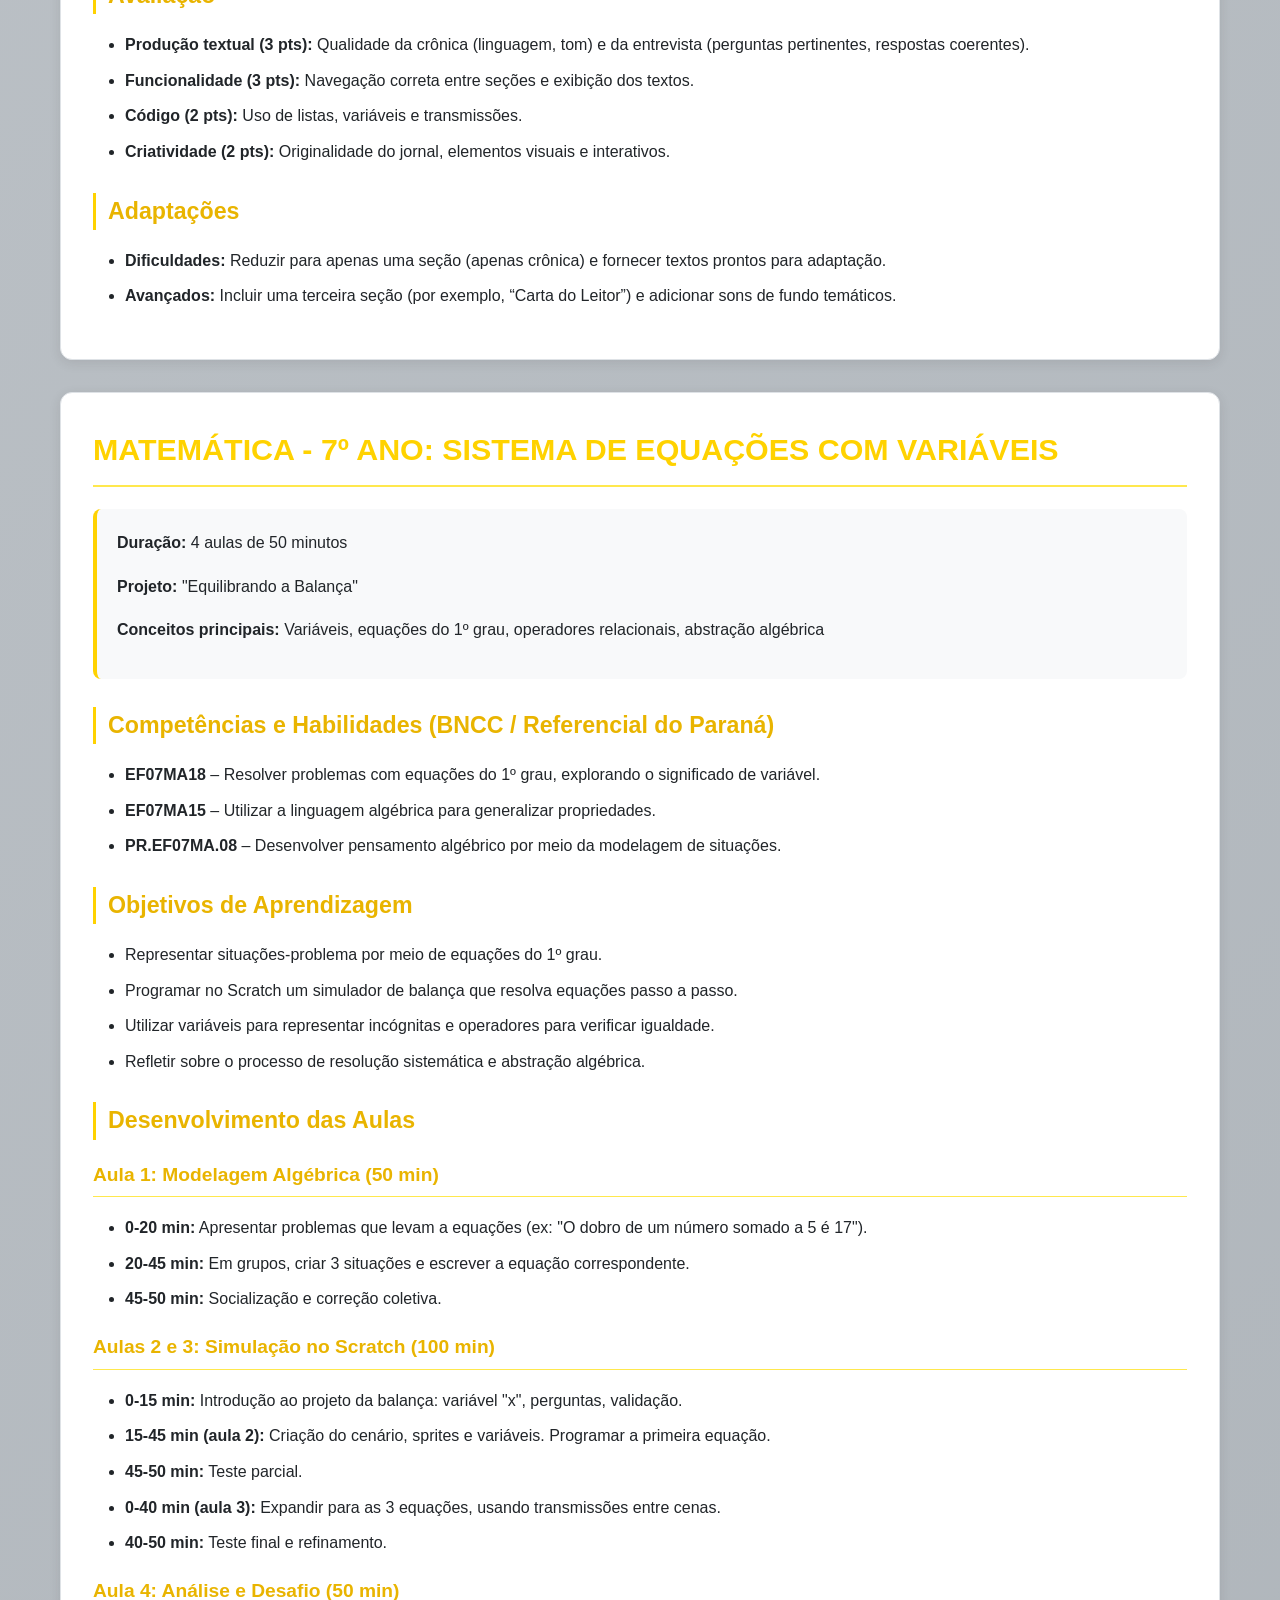
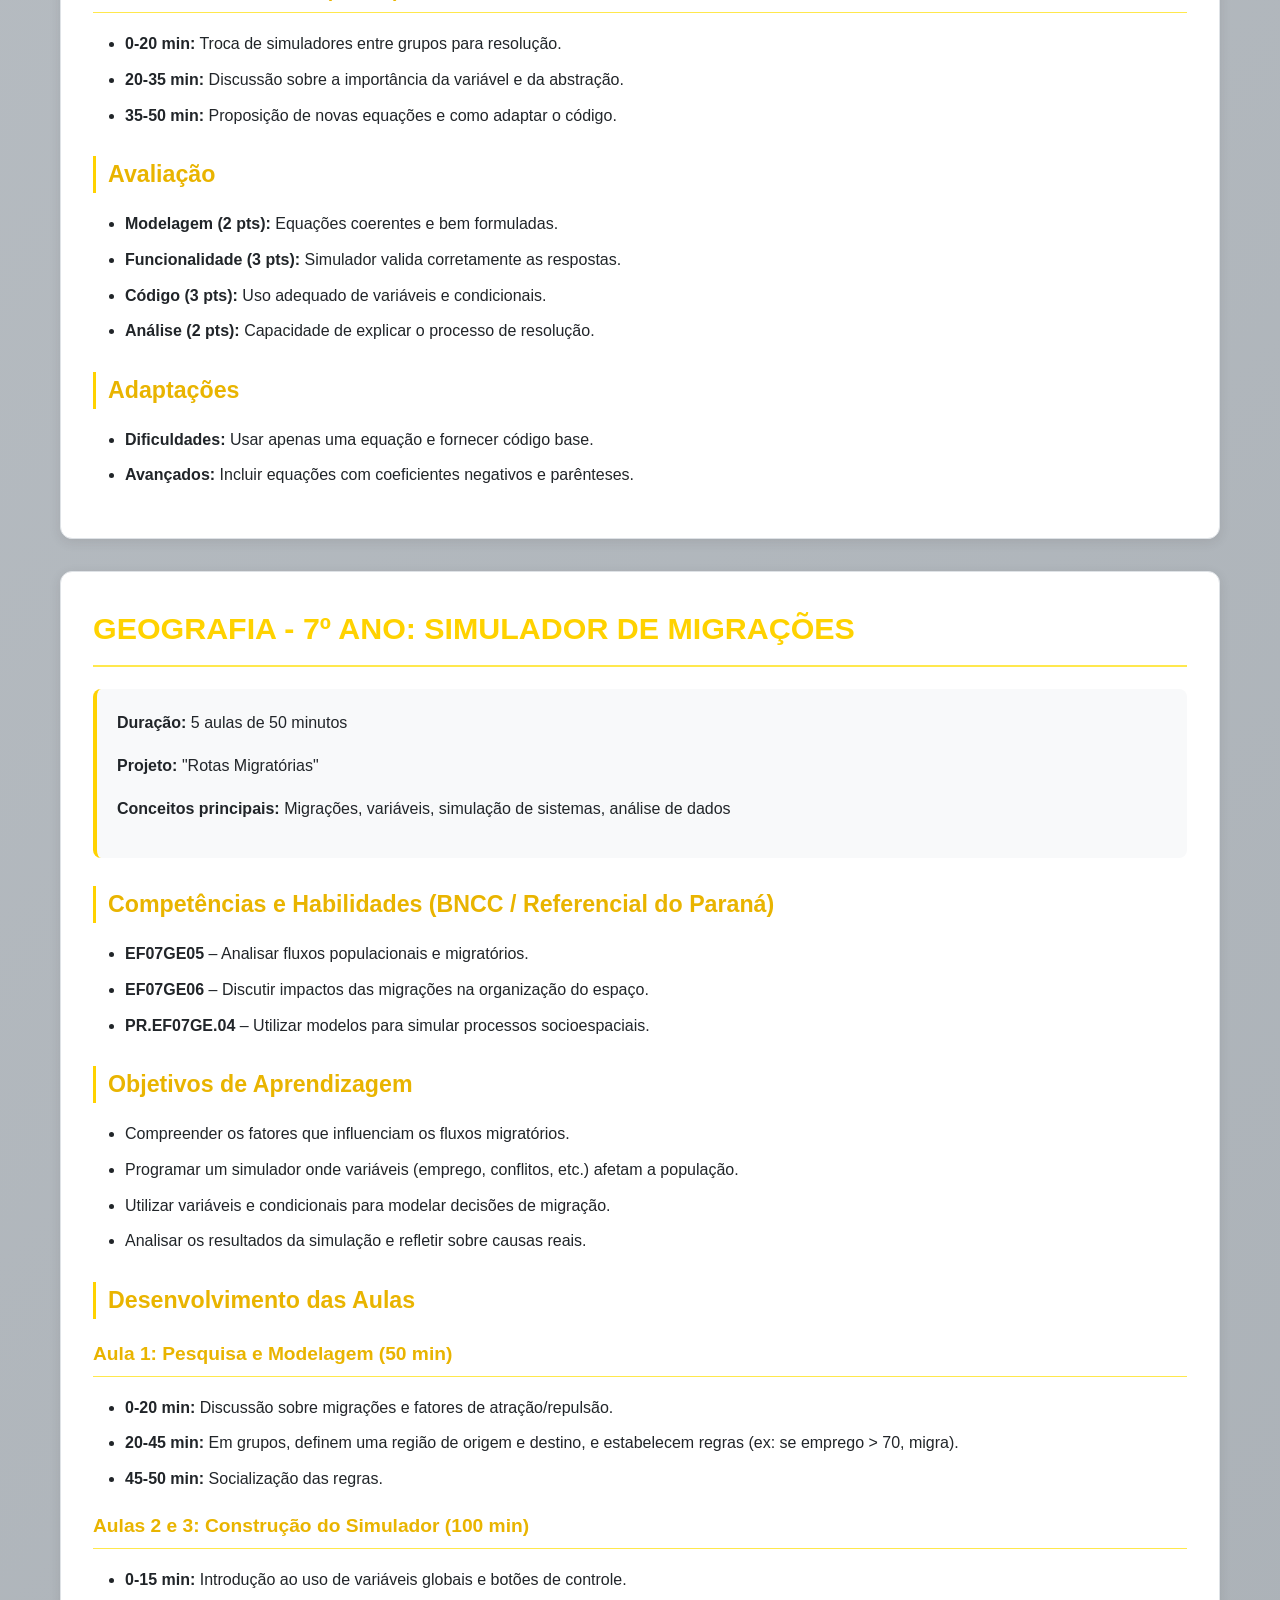
<file: planos_de_aula.html>
<!DOCTYPE html>
<!-- ===================================================================
     Planos de Aula - 6º ao 9º Ano | Scratch EF II
     Objetivo: Apresentar planos de aula integrando Scratch às disciplinas 
                de Língua Portuguesa, Matemática, Geografia e Ciências 
                para os anos finais do Ensino Fundamental.
     Autores: Gisele Nunes, Rodrigo Barbosa
     Data: 2026
     =================================================================== -->
<html lang="pt-BR">
<!-- Início do elemento raiz HTML, definindo idioma como português do Brasil -->

<head>
    <!-- Cabeçalho da página: contém metadados e links para recursos externos -->
    <meta charset="UTF-8">
    <!-- Define a codificação de caracteres como UTF-8, suportando acentuação e caracteres especiais -->
    <meta name="viewport" content="width=device-width, initial-scale=1.0">
    <!-- Configura a viewport para dispositivos móveis: largura igual à largura do dispositivo e escala inicial 1 -->
    <title>Planos de Aula - 6º ao 9º Ano | Scratch EF II</title>
    <!-- Título exibido na aba do navegador -->
    <link rel="stylesheet" href="style.css">
    <!-- Link para o arquivo CSS externo que define os estilos visuais da página -->
</head>

<body>
    <!-- Corpo da página: todo o conteúdo visível -->

    <header>
        <!-- Cabeçalho principal do site, contendo logotipo, título institucional e navegação -->
        <div class="header-top">
            <!-- Div superior do cabeçalho: área da logomarca e título principal -->
            <div class="container">
                <!-- Container para centralizar e limitar a largura do conteúdo -->
                <div class="logo-container">
                    <!-- Contêiner da logomarca e nome da universidade -->
                    <img src="UTFPR_logo.png" alt="UTFPR Logo" class="logo">
                    <!-- Imagem do logotipo da UTFPR; texto alternativo para acessibilidade -->
                    <div class="institution-name">
                        <!-- Nome da instituição com formatação -->
                        Universidade Tecnológica Federal do Paraná<br>
                        <!-- Primeira linha do nome -->
                        <small>Campus Siqueira Campos</small>
                        <!-- Segunda linha, menor, indicando o campus -->
                    </div>
                </div>
                <div class="header-title">
                    <!-- Título do material didático -->
                    Scratch na Educação Básica<br>
                    <small>Material Didático para Professores do 6º ao 9º Ano</small>
                    <!-- Subtítulo explicativo -->
                </div>
            </div>
        </div>
        <div class="header-bottom">
            <!-- Div inferior do cabeçalho: contém a barra de navegação -->
            <div class="container">
                <nav>
                    <!-- Elemento de navegação com lista de links para as páginas do site -->
                    <ul>
                        <!-- Lista não ordenada dos itens do menu -->
                        <li><a href="index.html">Página Inicial</a></li>
                        <!-- Link para a página inicial -->
                        <li><a href="primeiros_passos.html">Primeiros Passos</a></li>
                        <!-- Link para tutoriais iniciais do Scratch -->
                        <li><a href="projetos_6_ano.html">Projetos 6º Ano</a></li>
                        <!-- Link para projetos do 6º ano -->
                        <li><a href="projetos_7_ano.html">Projetos 7º Ano</a></li>
                        <!-- Link para projetos do 7º ano -->
                        <li><a href="projetos_8_ano.html">Projetos 8º Ano</a></li>
                        <!-- Link para projetos do 8º ano -->
                        <li><a href="projetos_9_ano.html">Projetos 9º Ano</a></li>
                        <!-- Link para projetos do 9º ano -->
                        <li><a href="planos_de_aula.html">Planos de Aula</a></li>
                        <!-- Link para a página atual (planos de aula) -->
                        <li><a href="referencias_bncc.html">Referências BNCC</a></li>
                        <!-- Link para referências da BNCC -->
                    </ul>
                </nav>
            </div>
        </div>
    </header>

    <main>
        <!-- Conteúdo principal da página -->
        <div class="container">
            <!-- Container para alinhar o conteúdo com as margens -->
            <div class="page-header">
                <!-- Cabeçalho da página: título e subtítulo -->
                <h1>Planos de Aula Scratch</h1>
                <!-- Título principal da seção -->
                <p class="subtitle">Planos completos para 6º, 7º, 8º e 9º ano</p>
                <!-- Subtítulo explicativo -->
            </div>

            <!-- INÍCIO: PLANO DE AULA ORIGINAL (6º ANO - NARRATIVA INTERATIVA) -->
            <div class="content-section">
                <!-- Seção de conteúdo estilizada -->
                <h2>PLANO DE AULA 6º ANO: NARRATIVA INTERATIVA</h2>
                <!-- Título do plano -->
                <div class="plano-info">
                    <!-- Informações resumidas do plano -->
                    <p><strong>Duração:</strong> 4 aulas de 50 minutos</p>
                    <!-- Duração total em aulas -->
                    <p><strong>Projeto:</strong> "A Aventura da Escolha"</p>
                    <!-- Nome do projeto -->
                    <p><strong>Conceitos principais:</strong> Sequências, eventos, condicionais simples, transmissões,
                        cenários</p>
                    <!-- Conceitos de programação abordados -->
                </div>

                <h3>Competências e Habilidades (BNCC)</h3>
                <!-- Subtítulo das competências -->
                <ul>
                    <li><strong>EF67LP19</strong> – Planejar e produzir textos digitais (histórias interativas)
                        considerando recursos hipermidiáticos.</li>
                    <li><strong>EF69LP46</strong> – Utilizar ferramentas de produção digital (Scratch) para criar
                        narrativas com múltiplas possibilidades.</li>
                    <li><strong>Competência Geral 5</strong> – Cultura Digital.</li>
                </ul>

                <h3>Objetivos de Aprendizagem</h3>
                <ul>
                    <li>Planejar uma história com início, meio e fim e múltiplas escolhas.</li>
                    <li>Implementar no Scratch utilizando blocos de eventos, aparência e controle.</li>
                    <li>Testar e depurar o projeto, ajustando diálogos e tempos.</li>
                    <li>Apresentar a história para a turma e refletir sobre o processo.</li>
                </ul>

                <h3>Desenvolvimento das Aulas</h3>
                <div class="etapa">
                    <h4>Aula 1: Planejamento da História (50 min)</h4>
                    <ul>
                        <li><strong>0-15 min:</strong> Apresentação do projeto e exemplos de histórias interativas.</li>
                        <li><strong>15-45 min:</strong> Em duplas, os alunos criam um storyboard com personagens,
                            cenários e pelo menos 3 finais.</li>
                        <li><strong>45-50 min:</strong> Compartilhamento rápido de ideias e coleta dos storyboards.</li>
                    </ul>
                </div>
                <div class="etapa">
                    <h4>Aulas 2 e 3: Implementação no Scratch (100 min)</h4>
                    <ul>
                        <li><strong>0-10 min:</strong> Revisão dos blocos necessários (eventos, aparência, pergunte e
                            espere).</li>
                        <li><strong>10-40 min (aula 2):</strong> Criação dos sprites, cenários e programação da cena
                            inicial e primeira escolha.</li>
                        <li><strong>40-50 min:</strong> Teste e correção de erros.</li>
                        <li><strong>0-30 min (aula 3):</strong> Finalização das demais escolhas e finais.</li>
                        <li><strong>30-50 min:</strong> Teste completo e refinamento.</li>
                    </ul>
                </div>
                <div class="etapa">
                    <h4>Aula 4: Apresentação e Avaliação (50 min)</h4>
                    <ul>
                        <li><strong>0-30 min:</strong> Apresentação dos projetos em pequenos grupos.</li>
                        <li><strong>30-45 min:</strong> Feedback coletivo e autoavaliação.</li>
                        <li><strong>45-50 min:</strong> Encerramento e sugestões de melhorias.</li>
                    </ul>
                </div>

                <h3>Avaliação</h3>
                <ul>
                    <li><strong>Storyboard (2 pts):</strong> Estrutura narrativa completa.</li>
                    <li><strong>Funcionalidade (3 pts):</strong> Projeto executa todas as escolhas e finais.</li>
                    <li><strong>Código (3 pts):</strong> Uso adequado de blocos, organização.</li>
                    <li><strong>Criatividade (2 pts):</strong> Personagens e diálogos originais.</li>
                </ul>

                <h3>Adaptações</h3>
                <ul>
                    <li><strong>Para dificuldades:</strong> Reduzir o número de finais (apenas dois) ou fornecer um
                        modelo pronto para modificar.</li>
                    <li><strong>Para avançados:</strong> Incluir pontuação, sons ambientes ou animações extras.</li>
                </ul>
            </div>

            <!-- INÍCIO: PLANOS DE AULA POR DISCIPLINA (LÍNGUA PORTUGUESA, MATEMÁTICA, GEOGRAFIA, CIÊNCIAS) -->
            <!-- LÍNGUA PORTUGUESA - 6º ANO -->
            <div class="content-section">
                <h2>LÍNGUA PORTUGUESA - 6º ANO: CONTO INTERATIVO COM MÚLTIPLAS ESCOLHAS</h2>
                <div class="plano-info">
                    <p><strong>Duração:</strong> 4 aulas de 50 minutos</p>
                    <p><strong>Projeto:</strong> "O Caminho da Escolha"</p>
                    <p><strong>Conceitos principais:</strong> Narrativa, sequência, condicionais, personagens, cenários,
                        transmissões</p>
                </div>
                <h3>Competências e Habilidades (BNCC / Referencial do Paraná)</h3>
                <ul>
                    <li><strong>EF67LP19</strong> – Planejar e produzir textos digitais (histórias interativas)
                        considerando recursos hipermidiáticos.</li>
                    <li><strong>EF69LP46</strong> – Utilizar ferramentas de produção digital (Scratch) para criar
                        narrativas com múltiplas possibilidades.</li>
                    <li><strong>PR.EF67LP.03</strong> – Criar narrativas interativas utilizando recursos de programação,
                        explorando relações de causa e consequência.</li>
                </ul>
                <h3>Objetivos de Aprendizagem</h3>
                <ul>
                    <li>Planejar uma história com estrutura narrativa clara (início, desenvolvimento, desfecho) e
                        ramificações baseadas em escolhas do leitor.</li>
                    <li>Implementar no Scratch as escolhas usando blocos de condição e transmissão, organizando os
                        diálogos e cenários.</li>
                    <li>Desenvolver raciocínio abstrato ao projetar diferentes desfechos e as condições que levam a
                        eles.</li>
                    <li>Resolver problemas de forma sistemática ao testar e depurar o fluxo da narrativa, garantindo que
                        todos os caminhos sejam acessíveis.</li>
                </ul>
                <h3>Desenvolvimento das Aulas</h3>
                <div class="etapa">
                    <h4>Aula 1: Planejamento da História (50 min)</h4>
                    <ul>
                        <li><strong>0-15 min:</strong> Apresentação de exemplos de histórias interativas e discussão
                            sobre estrutura: início, escolhas, finais.</li>
                        <li><strong>15-45 min:</strong> Em duplas, os alunos criam um storyboard com personagens,
                            cenários e pelo menos 3 finais diferentes. Devem mapear as escolhas possíveis e seus
                            efeitos.</li>
                        <li><strong>45-50 min:</strong> Socialização dos storyboards e sugestões para melhorar a
                            coerência narrativa.</li>
                    </ul>
                </div>
                <div class="etapa">
                    <h4>Aulas 2 e 3: Implementação no Scratch (100 min)</h4>
                    <ul>
                        <li><strong>0-10 min:</strong> Revisão dos blocos de eventos, aparência, pergunte e espere, e
                            transmissões.</li>
                        <li><strong>10-40 min (aula 2):</strong> Criação dos sprites, cenários e programação da cena
                            inicial com a primeira escolha.</li>
                        <li><strong>40-50 min:</strong> Teste da primeira escolha e correção de erros.</li>
                        <li><strong>0-30 min (aula 3):</strong> Expansão para as demais escolhas e finais, usando
                            transmissões para organizar as cenas.</li>
                        <li><strong>30-50 min:</strong> Teste completo da história, verificando todos os caminhos.</li>
                    </ul>
                </div>
                <div class="etapa">
                    <h4>Aula 4: Apresentação e Avaliação (50 min)</h4>
                    <ul>
                        <li><strong>0-30 min:</strong> Apresentação dos projetos em pequenos grupos, com cada grupo
                            jogando a história do outro.</li>
                        <li><strong>30-45 min:</strong> Feedback coletivo sobre a coerência das escolhas, criatividade e
                            funcionamento técnico.</li>
                        <li><strong>45-50 min:</strong> Autoavaliação e reflexão sobre o processo de planejamento e
                            programação.</li>
                    </ul>
                </div>
                <h3>Avaliação</h3>
                <ul>
                    <li><strong>Storyboard (2 pts):</strong> Estrutura narrativa completa, com pelo menos 3 finais e
                        escolhas bem definidas.</li>
                    <li><strong>Funcionalidade (3 pts):</strong> O projeto executa todas as escolhas e finais
                        corretamente, sem travamentos.</li>
                    <li><strong>Código (3 pts):</strong> Uso adequado de condicionais, transmissões e organização dos
                        sprites.</li>
                    <li><strong>Criatividade (2 pts):</strong> Originalidade dos personagens, diálogos e desfechos.</li>
                </ul>
                <h3>Adaptações</h3>
                <ul>
                    <li><strong>Dificuldades:</strong> Reduzir o número de finais para apenas dois e oferecer um modelo
                        básico de código para adaptação.</li>
                    <li><strong>Avançados:</strong> Incluir pontuação baseada nas escolhas, sons ambientes ou animações
                        que reflitam o humor da história.</li>
                </ul>
            </div>

            <!-- MATEMÁTICA - 6º ANO -->
            <div class="content-section">
                <h2>MATEMÁTICA - 6º ANO: LABIRINTO NUMÉRICO</h2>
                <div class="plano-info">
                    <p><strong>Duração:</strong> 4 aulas de 50 minutos</p>
                    <p><strong>Projeto:</strong> "Labirinto das Operações"</p>
                    <p><strong>Conceitos principais:</strong> Operações básicas, coordenadas, condicionais, raciocínio
                        lógico</p>
                </div>
                <h3>Competências e Habilidades (BNCC / Referencial do Paraná)</h3>
                <ul>
                    <li><strong>EF06MA05</strong> – Resolver problemas com números naturais, envolvendo diferentes
                        significados das operações.</li>
                    <li><strong>EF06MA16</strong> – Associar pares ordenados a pontos do plano cartesiano.</li>
                    <li><strong>PR.EF06MA.09</strong> – Utilizar raciocínio lógico e representações matemáticas para
                        modelar situações-problema.</li>
                </ul>
                <h3>Objetivos de Aprendizagem</h3>
                <ul>
                    <li>Modelar problemas matemáticos (adição, subtração, multiplicação) em um ambiente de jogo.</li>
                    <li>Utilizar coordenadas cartesianas para movimentar o personagem no labirinto.</li>
                    <li>Desenvolver estratégias de resolução sistemática para avançar de fase.</li>
                    <li>Programar verificações condicionais para validar respostas.</li>
                </ul>
                <h3>Desenvolvimento das Aulas</h3>
                <div class="etapa">
                    <h4>Aula 1: Planejamento do Labirinto (50 min)</h4>
                    <ul>
                        <li><strong>0-15 min:</strong> Apresentar o conceito de labirinto numérico: cada sala exige
                            resolver uma operação.</li>
                        <li><strong>15-45 min:</strong> Em duplas, desenham um labirinto com 5 salas e definem as
                            operações (ex: 25 + 17).</li>
                        <li><strong>45-50 min:</strong> Compartilhamento das ideias e coleta dos rascunhos.</li>
                    </ul>
                </div>
                <div class="etapa">
                    <h4>Aulas 2 e 3: Programação no Scratch (100 min)</h4>
                    <ul>
                        <li><strong>0-15 min:</strong> Revisão de movimentação com teclas e uso de coordenadas.</li>
                        <li><strong>15-45 min (aula 2):</strong> Criação do cenário, sprite do personagem e programação
                            da movimentação pelo labirinto.</li>
                        <li><strong>45-50 min:</strong> Teste inicial de movimentação.</li>
                        <li><strong>0-35 min (aula 3):</strong> Implementação das perguntas matemáticas ao tocar cada
                            sala e verificação condicional.</li>
                        <li><strong>35-50 min:</strong> Teste completo, ajustes e finalização.</li>
                    </ul>
                </div>
                <div class="etapa">
                    <h4>Aula 4: Desafio e Reflexão (50 min)</h4>
                    <ul>
                        <li><strong>0-20 min:</strong> Jogar os labirintos dos colegas e registrar tentativas.</li>
                        <li><strong>20-40 min:</strong> Discussão sobre estratégias usadas e dificuldades matemáticas.
                        </li>
                        <li><strong>40-50 min:</strong> Autoavaliação e sugestões de novas operações.</li>
                    </ul>
                </div>
                <h3>Avaliação</h3>
                <ul>
                    <li><strong>Modelagem (2 pts):</strong> Operações coerentes com o ano e desafio progressivo.</li>
                    <li><strong>Funcionalidade (3 pts):</strong> Movimentação correta e verificação de respostas.</li>
                    <li><strong>Código (3 pts):</strong> Uso de coordenadas e condicionais.</li>
                    <li><strong>Estratégia (2 pts):</strong> Capacidade de resolver os problemas apresentados pelos
                        colegas.</li>
                </ul>
                <h3>Adaptações</h3>
                <ul>
                    <li><strong>Dificuldades:</strong> Reduzir número de salas (3) e usar apenas adição.</li>
                    <li><strong>Avançados:</strong> Incluir temporizador, pontuação e operações com parênteses.</li>
                </ul>
            </div>

            <!-- GEOGRAFIA - 6º ANO -->
            <div class="content-section">
                <h2>GEOGRAFIA - 6º ANO: MAPA INTERATIVO DOS BIOMAS</h2>
                <div class="plano-info">
                    <p><strong>Duração:</strong> 4 aulas de 50 minutos</p>
                    <p><strong>Projeto:</strong> "Explorador de Biomas"</p>
                    <p><strong>Conceitos principais:</strong> Localização, coordenadas geográficas, biomas,
                        interatividade</p>
                </div>
                <h3>Competências e Habilidades (BNCC / Referencial do Paraná)</h3>
                <ul>
                    <li><strong>EF06GE03</strong> – Descrever a localização de lugares e a relação com fenômenos
                        naturais.</li>
                    <li><strong>EF06GE08</strong> – Identificar e caracterizar os biomas brasileiros.</li>
                    <li><strong>PR.EF06GE.05</strong> – Utilizar linguagens cartográficas para representar e interpretar
                        informações.</li>
                </ul>
                <h3>Objetivos de Aprendizagem</h3>
                <ul>
                    <li>Localizar e caracterizar os principais biomas brasileiros em um mapa interativo.</li>
                    <li>Programar no Scratch um sistema onde o usuário clica em regiões e recebe informações.</li>
                    <li>Utilizar transmissões e condicionais para responder aos cliques.</li>
                    <li>Desenvolver raciocínio espacial e capacidade de síntese geográfica.</li>
                </ul>
                <h3>Desenvolvimento das Aulas</h3>
                <div class="etapa">
                    <h4>Aula 1: Pesquisa e Planejamento (50 min)</h4>
                    <ul>
                        <li><strong>0-15 min:</strong> Introdução aos biomas brasileiros (Amazônia, Cerrado, etc.).</li>
                        <li><strong>15-45 min:</strong> Em duplas, selecionam um bioma e coletam dados: localização,
                            clima, fauna, flora.</li>
                        <li><strong>45-50 min:</strong> Organização das informações.</li>
                    </ul>
                </div>
                <div class="etapa">
                    <h4>Aulas 2 e 3: Construção do Mapa Interativo (100 min)</h4>
                    <ul>
                        <li><strong>0-15 min:</strong> Demonstração de como usar sprites como botões (regiões do mapa).
                        </li>
                        <li><strong>15-45 min (aula 2):</strong> Criação do fundo do mapa (imagem) e sprites para cada
                            bioma.</li>
                        <li><strong>45-50 min:</strong> Teste de identificação dos sprites.</li>
                        <li><strong>0-35 min (aula 3):</strong> Programação para exibir informações ao clicar em cada
                            bioma.</li>
                        <li><strong>35-50 min:</strong> Teste completo e ajustes.</li>
                    </ul>
                </div>
                <div class="etapa">
                    <h4>Aula 4: Apresentação e Interação (50 min)</h4>
                    <ul>
                        <li><strong>0-30 min:</strong> Apresentação dos mapas interativos para a turma.</li>
                        <li><strong>30-45 min:</strong> Discussão sobre as características dos biomas e perguntas dos
                            colegas.</li>
                        <li><strong>45-50 min:</strong> Feedback e sugestões de melhoria.</li>
                    </ul>
                </div>
                <h3>Avaliação</h3>
                <ul>
                    <li><strong>Pesquisa (2 pts):</strong> Informações corretas e completas sobre o bioma.</li>
                    <li><strong>Funcionalidade (3 pts):</strong> Mapa responde corretamente aos cliques.</li>
                    <li><strong>Código (3 pts):</strong> Organização e uso de transmissões.</li>
                    <li><strong>Apresentação (2 pts):</strong> Clareza na exposição e interação.</li>
                </ul>
                <h3>Adaptações</h3>
                <ul>
                    <li><strong>Dificuldades:</strong> Trabalhar apenas com 2 biomas e fornecer texto pronto.</li>
                    <li><strong>Avançados:</strong> Incluir sons típicos de cada bioma ou efeitos visuais.</li>
                </ul>
            </div>

            <!-- CIÊNCIAS - 6º ANO -->
            <div class="content-section">
                <h2>CIÊNCIAS - 6º ANO: CADEIA ALIMENTAR INTERATIVA</h2>
                <div class="plano-info">
                    <p><strong>Duração:</strong> 4 aulas de 50 minutos</p>
                    <p><strong>Projeto:</strong> "Rede Alimentar"</p>
                    <p><strong>Conceitos principais:</strong> Cadeias alimentares, produtores, consumidores,
                        condicionais, interação</p>
                </div>
                <h3>Competências e Habilidades (BNCC / Referencial do Paraná)</h3>
                <ul>
                    <li><strong>EF06CI05</strong> – Identificar e caracterizar cadeias alimentares.</li>
                    <li><strong>EF06CI06</strong> – Explicar o papel dos seres vivos na manutenção do equilíbrio
                        ecológico.</li>
                    <li><strong>PR.EF06CI.03</strong> – Utilizar modelos para representar relações ecológicas.</li>
                </ul>
                <h3>Objetivos de Aprendizagem</h3>
                <ul>
                    <li>Compreender as relações de interdependência em uma cadeia alimentar.</li>
                    <li>Programar um jogo onde o jogador deve construir uma cadeia alimentar correta.</li>
                    <li>Utilizar condicionais para verificar se a sequência está correta.</li>
                    <li>Refletir sobre o impacto da ausência de um elo na cadeia.</li>
                </ul>
                <h3>Desenvolvimento das Aulas</h3>
                <div class="etapa">
                    <h4>Aula 1: Fundamentos e Planejamento (50 min)</h4>
                    <ul>
                        <li><strong>0-15 min:</strong> Revisão sobre produtores, consumidores e decompositores.</li>
                        <li><strong>15-45 min:</strong> Em duplas, escolhem um ecossistema e definem os elos da cadeia.
                        </li>
                        <li><strong>45-50 min:</strong> Socialização das cadeias.</li>
                    </ul>
                </div>
                <div class="etapa">
                    <h4>Aulas 2 e 3: Implementação do Jogo (100 min)</h4>
                    <ul>
                        <li><strong>0-15 min:</strong> Demonstração de como criar sprites arrastáveis e verificar ordem.
                        </li>
                        <li><strong>15-45 min (aula 2):</strong> Criação dos sprites dos seres e programação do
                            arrastar.</li>
                        <li><strong>45-50 min:</strong> Teste de movimentação.</li>
                        <li><strong>0-35 min (aula 3):</strong> Programação da verificação de sequência correta.</li>
                        <li><strong>35-50 min:</strong> Teste completo e refinamento.</li>
                    </ul>
                </div>
                <div class="etapa">
                    <h4>Aula 4: Análise e Discussão (50 min)</h4>
                    <ul>
                        <li><strong>0-20 min:</strong> Troca de jogos entre grupos e resolução.</li>
                        <li><strong>20-35 min:</strong> Discussão sobre o que acontece se um elo for retirado.</li>
                        <li><strong>35-50 min:</strong> Reflexão sobre equilíbrio ecológico e produção de um pequeno
                            texto.</li>
                    </ul>
                </div>
                <h3>Avaliação</h3>
                <ul>
                    <li><strong>Conteúdo (2 pts):</strong> Cadeia alimentar correta.</li>
                    <li><strong>Funcionalidade (3 pts):</strong> Jogo verifica sequência e dá feedback.</li>
                    <li><strong>Código (3 pts):</strong> Uso de condicionais e interação.</li>
                    <li><strong>Reflexão (2 pts):</strong> Compreensão da importância dos elos.</li>
                </ul>
                <h3>Adaptações</h3>
                <ul>
                    <li><strong>Dificuldades:</strong> Reduzir número de elos (3) e usar cadeia simples.</li>
                    <li><strong>Avançados:</strong> Incluir múltiplas cadeias e efeitos visuais ao acertar.</li>
                </ul>
            </div>

            <!-- PLANO DE AULA 7º ANO: QUIZ EDUCATIVO (ORIGINAL) -->
            <div class="content-section">
                <h2>PLANO DE AULA 7º ANO: QUIZ EDUCATIVO</h2>
                <div class="plano-info">
                    <p><strong>Duração:</strong> 4 aulas de 50 minutos</p>
                    <p><strong>Projeto:</strong> "Desafio do Conhecimento"</p>
                    <p><strong>Conceitos principais:</strong> Variáveis, condicionais, operadores de comparação,
                        transmissões</p>
                </div>
                <h3>Competências e Habilidades (BNCC)</h3>
                <ul>
                    <li><strong>EF07MA06</strong> – Resolver problemas envolvendo operações com números inteiros
                        (aplicável nas perguntas).</li>
                    <li><strong>EF07CI01</strong> – Elaborar questionamentos sobre a realidade.</li>
                    <li><strong>Competência Geral 5</strong> – Cultura Digital.</li>
                </ul>
                <h3>Objetivos de Aprendizagem</h3>
                <ul>
                    <li>Elaborar perguntas e respostas sobre um tema de interesse.</li>
                    <li>Criar variáveis para pontuação e controle de perguntas.</li>
                    <li>Utilizar condicionais para verificar respostas e dar feedback.</li>
                    <li>Testar e refinar o quiz, garantindo que todas as perguntas sejam acessadas.</li>
                </ul>
                <h3>Desenvolvimento das Aulas</h3>
                <div class="etapa">
                    <h4>Aula 1: Planejamento do Quiz (50 min)</h4>
                    <ul>
                        <li><strong>0-15 min:</strong> Explicação do projeto e demonstração de um quiz simples.</li>
                        <li><strong>15-45 min:</strong> Em duplas, definem o tema e escrevem 5 perguntas com 3 opções
                            cada.</li>
                        <li><strong>45-50 min:</strong> Troca de perguntas entre grupos para revisão.</li>
                    </ul>
                </div>
                <div class="etapa">
                    <h4>Aulas 2 e 3: Implementação no Scratch (100 min)</h4>
                    <ul>
                        <li><strong>0-15 min:</strong> Introdução às variáveis e à estrutura do quiz.</li>
                        <li><strong>15-40 min (aula 2):</strong> Criação da primeira pergunta e lógica de pontuação.
                        </li>
                        <li><strong>40-50 min:</strong> Teste e correção.</li>
                        <li><strong>0-30 min (aula 3):</strong> Expansão para as demais perguntas, usando transmissões.
                        </li>
                        <li><strong>30-50 min:</strong> Tela final e refinamento.</li>
                    </ul>
                </div>
                <div class="etapa">
                    <h4>Aula 4: Campeonato de Quizzes (50 min)</h4>
                    <ul>
                        <li><strong>0-30 min:</strong> Os alunos jogam os quizzes dos colegas e registram pontuações.
                        </li>
                        <li><strong>30-45 min:</strong> Discussão sobre os melhores quizzes e dificuldades encontradas.
                        </li>
                        <li><strong>45-50 min:</strong> Encerramento e feedback.</li>
                    </ul>
                </div>
                <h3>Avaliação</h3>
                <ul>
                    <li><strong>Conteúdo (2 pts):</strong> Perguntas coerentes e sem erros.</li>
                    <li><strong>Funcionalidade (3 pts):</strong> Quiz executa todas as perguntas, calcula pontuação
                        corretamente.</li>
                    <li><strong>Código (3 pts):</strong> Uso adequado de variáveis, condicionais e transmissões.</li>
                    <li><strong>Interface (2 pts):</strong> Feedback claro, elementos visuais.</li>
                </ul>
                <h3>Adaptações</h3>
                <ul>
                    <li><strong>Para dificuldades:</strong> Reduzir o número de perguntas (3) e usar apenas um tipo de
                        operação.</li>
                    <li><strong>Para avançados:</strong> Adicionar temporizador, vidas ou perguntas aleatórias.</li>
                </ul>
            </div>

            <!-- LÍNGUA PORTUGUESA - 7º ANO -->
            <div class="content-section">
                <h2>LÍNGUA PORTUGUESA - 7º ANO: JORNAL INTERATIVO – CRÔNICAS E ENTREVISTAS</h2>
                <div class="plano-info">
                    <p><strong>Duração:</strong> 4 aulas de 50 minutos</p>
                    <p><strong>Projeto:</strong> "Repórter por um Dia"</p>
                    <p><strong>Conceitos principais:</strong> Gêneros textuais (crônica, entrevista), variáveis, listas,
                        transmissões, interatividade</p>
                </div>
                <h3>Competências e Habilidades (BNCC / Referencial do Paraná)</h3>
                <ul>
                    <li><strong>EF69LP45</strong> – Produzir textos de diferentes gêneros (crônica, entrevista) para
                        diferentes suportes.</li>
                    <li><strong>EF07LP09</strong> – Identificar e analisar a estrutura de uma entrevista e de uma
                        crônica.</li>
                    <li><strong>PR.EF69LP.12</strong> – Utilizar recursos digitais para criar textos interativos que
                        explorem diferentes gêneros.</li>
                </ul>
                <h3>Objetivos de Aprendizagem</h3>
                <ul>
                    <li>Compreender as características dos gêneros crônica e entrevista, produzindo textos para um
                        jornal interativo.</li>
                    <li>Programar no Scratch um sistema com “edições” do jornal, onde o usuário escolhe qual seção ler.
                    </li>
                    <li>Utilizar variáveis e listas para armazenar os textos e controlar a navegação entre seções.</li>
                    <li>Desenvolver raciocínio abstrato ao organizar o conteúdo em categorias e criar um sistema de
                        acesso não linear.</li>
                </ul>
                <h3>Desenvolvimento das Aulas</h3>
                <div class="etapa">
                    <h4>Aula 1: Pesquisa e Planejamento (50 min)</h4>
                    <ul>
                        <li><strong>0-15 min:</strong> Discussão sobre jornal, seções e os gêneros crônica e entrevista.
                            Exemplos.</li>
                        <li><strong>15-45 min:</strong> Em duplas, definem o nome do jornal, escolhem um tema (escola,
                            bairro, etc.) e planejam: uma crônica e uma entrevista (perguntas e respostas fictícias).
                        </li>
                        <li><strong>45-50 min:</strong> Socialização dos temas e organização do roteiro.</li>
                    </ul>
                </div>
                <div class="etapa">
                    <h4>Aulas 2 e 3: Construção do Jornal Interativo (100 min)</h4>
                    <ul>
                        <li><strong>0-15 min:</strong> Introdução ao uso de listas para armazenar textos e variáveis
                            para controlar a seção atual.</li>
                        <li><strong>15-45 min (aula 2):</strong> Criação dos sprites de botões (capas das seções) e
                            definição das listas com os textos.</li>
                        <li><strong>45-50 min:</strong> Teste de exibição dos textos ao clicar nos botões.</li>
                        <li><strong>0-30 min (aula 3):</strong> Implementação da navegação entre as seções e tela de
                            menu principal.</li>
                        <li><strong>30-50 min:</strong> Teste completo, revisão dos textos e ajustes visuais.</li>
                    </ul>
                </div>
                <div class="etapa">
                    <h4>Aula 4: Apresentação e Leitura Coletiva (50 min)</h4>
                    <ul>
                        <li><strong>0-20 min:</strong> Apresentação dos jornais interativos para a turma.</li>
                        <li><strong>20-40 min:</strong> Leitura e comentários sobre as crônicas e entrevistas,
                            destacando a adequação aos gêneros.</li>
                        <li><strong>40-50 min:</strong> Discussão sobre as escolhas de organização e possibilidades de
                            melhorias.</li>
                    </ul>
                </div>
                <h3>Avaliação</h3>
                <ul>
                    <li><strong>Produção textual (3 pts):</strong> Qualidade da crônica (linguagem, tom) e da entrevista
                        (perguntas pertinentes, respostas coerentes).</li>
                    <li><strong>Funcionalidade (3 pts):</strong> Navegação correta entre seções e exibição dos textos.
                    </li>
                    <li><strong>Código (2 pts):</strong> Uso de listas, variáveis e transmissões.</li>
                    <li><strong>Criatividade (2 pts):</strong> Originalidade do jornal, elementos visuais e interativos.
                    </li>
                </ul>
                <h3>Adaptações</h3>
                <ul>
                    <li><strong>Dificuldades:</strong> Reduzir para apenas uma seção (apenas crônica) e fornecer textos
                        prontos para adaptação.</li>
                    <li><strong>Avançados:</strong> Incluir uma terceira seção (por exemplo, “Carta do Leitor”) e
                        adicionar sons de fundo temáticos.</li>
                </ul>
            </div>

            <!-- MATEMÁTICA - 7º ANO -->
            <div class="content-section">
                <h2>MATEMÁTICA - 7º ANO: SISTEMA DE EQUAÇÕES COM VARIÁVEIS</h2>
                <div class="plano-info">
                    <p><strong>Duração:</strong> 4 aulas de 50 minutos</p>
                    <p><strong>Projeto:</strong> "Equilibrando a Balança"</p>
                    <p><strong>Conceitos principais:</strong> Variáveis, equações do 1º grau, operadores relacionais,
                        abstração algébrica</p>
                </div>
                <h3>Competências e Habilidades (BNCC / Referencial do Paraná)</h3>
                <ul>
                    <li><strong>EF07MA18</strong> – Resolver problemas com equações do 1º grau, explorando o significado
                        de variável.</li>
                    <li><strong>EF07MA15</strong> – Utilizar a linguagem algébrica para generalizar propriedades.</li>
                    <li><strong>PR.EF07MA.08</strong> – Desenvolver pensamento algébrico por meio da modelagem de
                        situações.</li>
                </ul>
                <h3>Objetivos de Aprendizagem</h3>
                <ul>
                    <li>Representar situações-problema por meio de equações do 1º grau.</li>
                    <li>Programar no Scratch um simulador de balança que resolva equações passo a passo.</li>
                    <li>Utilizar variáveis para representar incógnitas e operadores para verificar igualdade.</li>
                    <li>Refletir sobre o processo de resolução sistemática e abstração algébrica.</li>
                </ul>
                <h3>Desenvolvimento das Aulas</h3>
                <div class="etapa">
                    <h4>Aula 1: Modelagem Algébrica (50 min)</h4>
                    <ul>
                        <li><strong>0-20 min:</strong> Apresentar problemas que levam a equações (ex: "O dobro de um
                            número somado a 5 é 17").</li>
                        <li><strong>20-45 min:</strong> Em grupos, criar 3 situações e escrever a equação
                            correspondente.</li>
                        <li><strong>45-50 min:</strong> Socialização e correção coletiva.</li>
                    </ul>
                </div>
                <div class="etapa">
                    <h4>Aulas 2 e 3: Simulação no Scratch (100 min)</h4>
                    <ul>
                        <li><strong>0-15 min:</strong> Introdução ao projeto da balança: variável "x", perguntas,
                            validação.</li>
                        <li><strong>15-45 min (aula 2):</strong> Criação do cenário, sprites e variáveis. Programar a
                            primeira equação.</li>
                        <li><strong>45-50 min:</strong> Teste parcial.</li>
                        <li><strong>0-40 min (aula 3):</strong> Expandir para as 3 equações, usando transmissões entre
                            cenas.</li>
                        <li><strong>40-50 min:</strong> Teste final e refinamento.</li>
                    </ul>
                </div>
                <div class="etapa">
                    <h4>Aula 4: Análise e Desafio (50 min)</h4>
                    <ul>
                        <li><strong>0-20 min:</strong> Troca de simuladores entre grupos para resolução.</li>
                        <li><strong>20-35 min:</strong> Discussão sobre a importância da variável e da abstração.</li>
                        <li><strong>35-50 min:</strong> Proposição de novas equações e como adaptar o código.</li>
                    </ul>
                </div>
                <h3>Avaliação</h3>
                <ul>
                    <li><strong>Modelagem (2 pts):</strong> Equações coerentes e bem formuladas.</li>
                    <li><strong>Funcionalidade (3 pts):</strong> Simulador valida corretamente as respostas.</li>
                    <li><strong>Código (3 pts):</strong> Uso adequado de variáveis e condicionais.</li>
                    <li><strong>Análise (2 pts):</strong> Capacidade de explicar o processo de resolução.</li>
                </ul>
                <h3>Adaptações</h3>
                <ul>
                    <li><strong>Dificuldades:</strong> Usar apenas uma equação e fornecer código base.</li>
                    <li><strong>Avançados:</strong> Incluir equações com coeficientes negativos e parênteses.</li>
                </ul>
            </div>

            <!-- GEOGRAFIA - 7º ANO -->
            <div class="content-section">
                <h2>GEOGRAFIA - 7º ANO: SIMULADOR DE MIGRAÇÕES</h2>
                <div class="plano-info">
                    <p><strong>Duração:</strong> 5 aulas de 50 minutos</p>
                    <p><strong>Projeto:</strong> "Rotas Migratórias"</p>
                    <p><strong>Conceitos principais:</strong> Migrações, variáveis, simulação de sistemas, análise de
                        dados</p>
                </div>
                <h3>Competências e Habilidades (BNCC / Referencial do Paraná)</h3>
                <ul>
                    <li><strong>EF07GE05</strong> – Analisar fluxos populacionais e migratórios.</li>
                    <li><strong>EF07GE06</strong> – Discutir impactos das migrações na organização do espaço.</li>
                    <li><strong>PR.EF07GE.04</strong> – Utilizar modelos para simular processos socioespaciais.</li>
                </ul>
                <h3>Objetivos de Aprendizagem</h3>
                <ul>
                    <li>Compreender os fatores que influenciam os fluxos migratórios.</li>
                    <li>Programar um simulador onde variáveis (emprego, conflitos, etc.) afetam a população.</li>
                    <li>Utilizar variáveis e condicionais para modelar decisões de migração.</li>
                    <li>Analisar os resultados da simulação e refletir sobre causas reais.</li>
                </ul>
                <h3>Desenvolvimento das Aulas</h3>
                <div class="etapa">
                    <h4>Aula 1: Pesquisa e Modelagem (50 min)</h4>
                    <ul>
                        <li><strong>0-20 min:</strong> Discussão sobre migrações e fatores de atração/repulsão.</li>
                        <li><strong>20-45 min:</strong> Em grupos, definem uma região de origem e destino, e estabelecem
                            regras (ex: se emprego > 70, migra).</li>
                        <li><strong>45-50 min:</strong> Socialização das regras.</li>
                    </ul>
                </div>
                <div class="etapa">
                    <h4>Aulas 2 e 3: Construção do Simulador (100 min)</h4>
                    <ul>
                        <li><strong>0-15 min:</strong> Introdução ao uso de variáveis globais e botões de controle.</li>
                        <li><strong>15-45 min (aula 2):</strong> Criação das variáveis (população origem, população
                            destino, emprego, etc.).</li>
                        <li><strong>45-50 min:</strong> Teste de alteração de variáveis.</li>
                        <li><strong>0-40 min (aula 3):</strong> Implementação da lógica de migração e atualização a cada
                            "ano".</li>
                        <li><strong>40-50 min:</strong> Teste e ajustes.</li>
                    </ul>
                </div>
                <div class="etapa">
                    <h4>Aulas 4 e 5: Experimentação e Análise (100 min)</h4>
                    <ul>
                        <li><strong>0-20 min (aula 4):</strong> Configuração inicial da simulação com parâmetros.</li>
                        <li><strong>20-50 min:</strong> Execução e registro de dados ao longo de 10 ciclos.</li>
                        <li><strong>0-30 min (aula 5):</strong> Discussão em grupos sobre padrões observados.</li>
                        <li><strong>30-50 min:</strong> Elaboração de relatório com conclusões e apresentação.</li>
                    </ul>
                </div>
                <h3>Avaliação</h3>
                <ul>
                    <li><strong>Modelagem (2 pts):</strong> Regras coerentes com a realidade.</li>
                    <li><strong>Implementação (3 pts):</strong> Uso correto de variáveis e condicionais.</li>
                    <li><strong>Análise (3 pts):</strong> Qualidade das observações e conclusões.</li>
                    <li><strong>Criatividade (2 pts):</strong> Elementos extras (gráficos, feedback visual).</li>
                </ul>
                <h3>Adaptações</h3>
                <ul>
                    <li><strong>Dificuldades:</strong> Reduzir número de variáveis e usar apenas um fator de atração.
                    </li>
                    <li><strong>Avançados:</strong> Incluir gráficos de barras e múltiplas regiões.</li>
                </ul>
            </div>

            <!-- CIÊNCIAS - 7º ANO -->
            <div class="content-section">
                <h2>CIÊNCIAS - 7º ANO: SIMULADOR DE TERMORREGULAÇÃO</h2>
                <div class="plano-info">
                    <p><strong>Duração:</strong> 4 aulas de 50 minutos</p>
                    <p><strong>Projeto:</strong> "Mantendo a Temperatura"</p>
                    <p><strong>Conceitos principais:</strong> Homeostase, variáveis, feedback, simulação de sistemas
                        biológicos</p>
                </div>
                <h3>Competências e Habilidades (BNCC / Referencial do Paraná)</h3>
                <ul>
                    <li><strong>EF07CI07</strong> – Explicar mecanismos de regulação da temperatura em animais.</li>
                    <li><strong>EF07CI08</strong> – Compreender a homeostase como processo de autorregulação.</li>
                    <li><strong>PR.EF07CI.04</strong> – Utilizar modelos para simular processos fisiológicos.</li>
                </ul>
                <h3>Objetivos de Aprendizagem</h3>
                <ul>
                    <li>Compreender o conceito de homeostase e como o corpo regula a temperatura.</li>
                    <li>Programar um simulador onde variáveis (ambiente, atividade) afetam a temperatura corporal.</li>
                    <li>Implementar mecanismos de feedback (suor, tremor) para tentar manter a homeostase.</li>
                    <li>Analisar os resultados e refletir sobre a importância da regulação.</li>
                </ul>
                <h3>Desenvolvimento das Aulas</h3>
                <div class="etapa">
                    <h4>Aula 1: Fundamentos e Planejamento (50 min)</h4>
                    <ul>
                        <li><strong>0-20 min:</strong> Discussão sobre homeostase, termorregulação e feedback.</li>
                        <li><strong>20-45 min:</strong> Em grupos, definem variáveis (temp ambiente, atividade física) e
                            mecanismos.</li>
                        <li><strong>45-50 min:</strong> Compartilhamento das ideias.</li>
                    </ul>
                </div>
                <div class="etapa">
                    <h4>Aulas 2 e 3: Construção do Simulador (100 min)</h4>
                    <ul>
                        <li><strong>0-15 min:</strong> Introdução às variáveis e à lógica de feedback.</li>
                        <li><strong>15-40 min (aula 2):</strong> Criação das variáveis e sliders para controle.</li>
                        <li><strong>40-50 min:</strong> Teste de alteração de variáveis.</li>
                        <li><strong>0-40 min (aula 3):</strong> Implementação da lógica: se temp > 38, ativar suor e
                            reduzir temperatura.</li>
                        <li><strong>40-50 min:</strong> Teste e ajustes.</li>
                    </ul>
                </div>
                <div class="etapa">
                    <h4>Aula 4: Experimentação e Conclusões (50 min)</h4>
                    <ul>
                        <li><strong>0-20 min:</strong> Execução dos simuladores com diferentes cenários.</li>
                        <li><strong>20-35 min:</strong> Discussão sobre a eficácia dos mecanismos.</li>
                        <li><strong>35-50 min:</strong> Elaboração de relatório sobre a importância da homeostase.</li>
                    </ul>
                </div>
                <h3>Avaliação</h3>
                <ul>
                    <li><strong>Modelagem (2 pts):</strong> Mecanismos coerentes com a biologia.</li>
                    <li><strong>Implementação (3 pts):</strong> Lógica de feedback funcionando.</li>
                    <li><strong>Análise (3 pts):</strong> Capacidade de interpretar os resultados.</li>
                    <li><strong>Criatividade (2 pts):</strong> Elementos adicionais (gráficos, alertas).</li>
                </ul>
                <h3>Adaptações</h3>
                <ul>
                    <li><strong>Dificuldades:</strong> Reduzir número de variáveis (apenas temperatura ambiente).</li>
                    <li><strong>Avançados:</strong> Incluir gráficos de temperatura ao longo do tempo.</li>
                </ul>
            </div>

            <!-- PLANO DE AULA 8º ANO: SIMULADOR DE ECOSSISTEMA (ORIGINAL) -->
            <div class="content-section">
                <h2>PLANO DE AULA 8º ANO: SIMULADOR DE ECOSSISTEMA</h2>
                <div class="plano-info">
                    <p><strong>Duração:</strong> 5 aulas de 50 minutos</p>
                    <p><strong>Projeto:</strong> "Ecossistema Dinâmico"</p>
                    <p><strong>Conceitos principais:</strong> Clones, variáveis globais, loops, simulação de sistemas
                    </p>
                </div>
                <h3>Competências e Habilidades (BNCC)</h3>
                <ul>
                    <li><strong>EF08CI02</strong> – Analisar cadeias alimentares e fluxo de energia em ecossistemas.
                    </li>
                    <li><strong>EF08MA04</strong> – Utilizar variáveis e modelar situações matemáticas.</li>
                    <li><strong>Competência Geral 2</strong> – Pensamento Científico, Crítico e Criativo.</li>
                </ul>
                <h3>Objetivos de Aprendizagem</h3>
                <ul>
                    <li>Compreender conceitos de ecologia e cadeia alimentar.</li>
                    <li>Utilizar clones para representar múltiplos indivíduos.</li>
                    <li>Implementar regras de reprodução e interação entre as espécies.</li>
                    <li>Analisar os resultados da simulação e tirar conclusões.</li>
                </ul>
                <h3>Desenvolvimento das Aulas</h3>
                <div class="etapa">
                    <h4>Aula 1: Planejamento do Ecossistema (50 min)</h4>
                    <ul>
                        <li><strong>0-20 min:</strong> Discussão sobre ecossistemas, cadeias alimentares e variáveis.
                        </li>
                        <li><strong>20-45 min:</strong> Em grupos, definem as espécies, regras de interação e taxas de
                            reprodução.</li>
                        <li><strong>45-50 min:</strong> Apresentação dos planejamentos.</li>
                    </ul>
                </div>
                <div class="etapa">
                    <h4>Aulas 2 e 3: Implementação dos Sprites (100 min)</h4>
                    <ul>
                        <li><strong>0-15 min:</strong> Introdução ao conceito de clones e sua aplicação.</li>
                        <li><strong>15-40 min (aula 2):</strong> Criação do sprite Planta e lógica de clones.</li>
                        <li><strong>40-50 min:</strong> Teste.</li>
                        <li><strong>0-40 min (aula 3):</strong> Criação dos sprites Coelho e Raposa, com interações.
                        </li>
                        <li><strong>40-50 min:</strong> Teste integrado.</li>
                    </ul>
                </div>
                <div class="etapa">
                    <h4>Aulas 4 e 5: Experimentação e Análise (100 min)</h4>
                    <ul>
                        <li><strong>0-20 min (aula 4):</strong> Configuração do painel de monitoramento (variáveis).
                        </li>
                        <li><strong>20-50 min:</strong> Execução da simulação e registro de dados.</li>
                        <li><strong>0-30 min (aula 5):</strong> Discussão em grupos sobre os padrões observados.</li>
                        <li><strong>30-50 min:</strong> Elaboração de relatório com conclusões e apresentação.</li>
                    </ul>
                </div>
                <h3>Avaliação</h3>
                <ul>
                    <li><strong>Modelagem (2 pts):</strong> Regras ecológicas consistentes.</li>
                    <li><strong>Implementação (3 pts):</strong> Uso correto de clones e variáveis.</li>
                    <li><strong>Análise (3 pts):</strong> Qualidade das observações e conclusões.</li>
                    <li><strong>Criatividade (2 pts):</strong> Elementos extras (clima, intervenção).</li>
                </ul>
                <h3>Adaptações</h3>
                <ul>
                    <li><strong>Para dificuldades:</strong> Trabalhar apenas com plantas e coelhos; simplificar as
                        taxas.</li>
                    <li><strong>Para avançados:</strong> Incluir decompositores, gráficos ou variáveis ambientais.</li>
                </ul>
            </div>

            <!-- LÍNGUA PORTUGUESA - 8º ANO -->
            <div class="content-section">
                <h2>LÍNGUA PORTUGUESA - 8º ANO: ADAPTAÇÃO DE CLÁSSICO – ROMANCE EM CENAS</h2>
                <div class="plano-info">
                    <p><strong>Duração:</strong> 5 aulas de 50 minutos</p>
                    <p><strong>Projeto:</strong> "Machado em Cenas"</p>
                    <p><strong>Conceitos principais:</strong> Adaptação literária, estrutura de cenas, listas,
                        transmissões, raciocínio abstrato</p>
                </div>
                <h3>Competências e Habilidades (BNCC / Referencial do Paraná)</h3>
                <ul>
                    <li><strong>EF89LP27</strong> – Adaptar obras literárias para diferentes linguagens e suportes.</li>
                    <li><strong>EF08LP04</strong> – Analisar e interpretar obras literárias clássicas, reconhecendo
                        temas e recursos expressivos.</li>
                    <li><strong>PR.EF89LP.07</strong> – Utilizar recursos digitais para recriar narrativas literárias,
                        mantendo a essência e explorando interatividade.</li>
                </ul>
                <h3>Objetivos de Aprendizagem</h3>
                <ul>
                    <li>Analisar um conto ou trecho de romance clássico (sugestão: "O Alienista", de Machado de Assis) e
                        planejar uma adaptação interativa.</li>
                    <li>Programar no Scratch uma sequência de cenas que represente a obra, utilizando listas para
                        armazenar diálogos e transmissões para transição.</li>
                    <li>Desenvolver raciocínio abstrato ao extrair a essência da narrativa e reorganizá-la em uma
                        estrutura não linear, preservando a coerência.</li>
                    <li>Resolver problemas sistematicamente ao programar a ordem das cenas e as interações do usuário
                        (cliques para avançar).</li>
                </ul>
                <h3>Desenvolvimento das Aulas</h3>
                <div class="etapa">
                    <h4>Aula 1: Leitura e Planejamento (50 min)</h4>
                    <ul>
                        <li><strong>0-20 min:</strong> Leitura coletiva de um trecho do conto escolhido. Discussão sobre
                            personagens, conflitos e cenas principais.</li>
                        <li><strong>20-45 min:</strong> Em grupos, selecionam 4-5 cenas importantes e definem os
                            diálogos ou narrações que serão apresentados no Scratch.</li>
                        <li><strong>45-50 min:</strong> Socialização das cenas escolhidas e justificativa.</li>
                    </ul>
                </div>
                <div class="etapa">
                    <h4>Aulas 2 e 3: Implementação das Cenas (100 min)</h4>
                    <ul>
                        <li><strong>0-15 min:</strong> Revisão de listas para armazenar textos de cada cena e uso de
                            transmissões para avançar.</li>
                        <li><strong>15-45 min (aula 2):</strong> Criação dos sprites (personagens) e cenários.
                            Programação da primeira cena com botão “Avançar”.</li>
                        <li><strong>45-50 min:</strong> Teste da primeira cena.</li>
                        <li><strong>0-40 min (aula 3):</strong> Programação das demais cenas usando transmissões.
                            Inclusão de efeitos sonoros ou visuais para dar atmosfera.</li>
                        <li><strong>40-50 min:</strong> Teste completo da sequência de cenas.</li>
                    </ul>
                </div>
                <div class="etapa">
                    <h4>Aulas 4 e 5: Refinamento e Apresentação (100 min)</h4>
                    <ul>
                        <li><strong>0-20 min (aula 4):</strong> Refinamento dos diálogos, ajuste de tempos e animações.
                        </li>
                        <li><strong>20-50 min:</strong> Preparação para apresentação: cada grupo cria um pequeno roteiro
                            de como apresentará a adaptação.</li>
                        <li><strong>0-30 min (aula 5):</strong> Apresentação dos projetos para a turma.</li>
                        <li><strong>30-50 min:</strong> Debate sobre as escolhas de adaptação, fidelidade ao original e
                            recursos criativos.</li>
                    </ul>
                </div>
                <h3>Avaliação</h3>
                <ul>
                    <li><strong>Análise e Adaptação (2 pts):</strong> Capacidade de identificar cenas-chave e manter a
                        essência da obra.</li>
                    <li><strong>Funcionalidade (3 pts):</strong> Sequência de cenas funciona corretamente, sem
                        travamentos.</li>
                    <li><strong>Código (3 pts):</strong> Uso organizado de listas e transmissões.</li>
                    <li><strong>Apresentação (2 pts):</strong> Clareza na explicação das escolhas de adaptação.</li>
                </ul>
                <h3>Adaptações</h3>
                <ul>
                    <li><strong>Dificuldades:</strong> Reduzir o número de cenas (3) e fornecer os textos prontos para
                        que os alunos foquem na programação.</li>
                    <li><strong>Avançados:</strong> Incluir uma opção de escolha do leitor que altere o desfecho,
                        exigindo programação condicional adicional.</li>
                </ul>
            </div>

            <!-- MATEMÁTICA - 8º ANO -->
            <div class="content-section">
                <h2>MATEMÁTICA - 8º ANO: GEOMETRIA ANALÍTICA NO PLANO</h2>
                <div class="plano-info">
                    <p><strong>Duração:</strong> 4 aulas de 50 minutos</p>
                    <p><strong>Projeto:</strong> "Detetive de Coordenadas"</p>
                    <p><strong>Conceitos principais:</strong> Plano cartesiano, distância entre pontos, funções
                        lineares, raciocínio espacial</p>
                </div>
                <h3>Competências e Habilidades (BNCC / Referencial do Paraná)</h3>
                <ul>
                    <li><strong>EF08MA15</strong> – Construir gráficos de funções lineares e afins.</li>
                    <li><strong>EF08MA16</strong> – Resolver problemas envolvendo distância entre pontos no plano
                        cartesiano.</li>
                    <li><strong>PR.EF08MA.10</strong> – Utilizar representações algébricas e geométricas para modelar
                        fenômenos.</li>
                </ul>
                <h3>Objetivos de Aprendizagem</h3>
                <ul>
                    <li>Representar pontos e calcular distâncias no plano cartesiano.</li>
                    <li>Programar um jogo onde o jogador deve adivinhar coordenadas com base em pistas.</li>
                    <li>Utilizar listas para armazenar pistas e blocos personalizados para cálculos.</li>
                    <li>Desenvolver raciocínio espacial e sistemático.</li>
                </ul>
                <h3>Desenvolvimento das Aulas</h3>
                <div class="etapa">
                    <h4>Aula 1: Fundamentos e Planejamento (50 min)</h4>
                    <ul>
                        <li><strong>0-15 min:</strong> Revisão de plano cartesiano e distância entre pontos (Teorema de
                            Pitágoras).</li>
                        <li><strong>15-45 min:</strong> Em duplas, definem um ponto secreto e criam 3 pistas (ex:
                            "distância 5 do eixo x").</li>
                        <li><strong>45-50 min:</strong> Troca de pistas e verificação da clareza.</li>
                    </ul>
                </div>
                <div class="etapa">
                    <h4>Aulas 2 e 3: Programação do Jogo (100 min)</h4>
                    <ul>
                        <li><strong>0-15 min:</strong> Introdução ao uso de listas e blocos personalizados para cálculo.
                        </li>
                        <li><strong>15-40 min (aula 2):</strong> Criação do sprite "detetive", input de coordenadas e
                            listas de pistas.</li>
                        <li><strong>40-50 min:</strong> Teste do input e exibição de pistas.</li>
                        <li><strong>0-30 min (aula 3):</strong> Implementação do bloco "calcularDistancia" e lógica de
                            verificação.</li>
                        <li><strong>30-50 min:</strong> Teste completo, correção de bugs e refinamento.</li>
                    </ul>
                </div>
                <div class="etapa">
                    <h4>Aula 4: Desafio Geométrico (50 min)</h4>
                    <ul>
                        <li><strong>0-25 min:</strong> Jogar os projetos dos colegas e registrar tempo/desempenho.</li>
                        <li><strong>25-40 min:</strong> Discussão sobre estratégias e erros comuns.</li>
                        <li><strong>40-50 min:</strong> Reflexão sobre a relação entre geometria e programação.</li>
                    </ul>
                </div>
                <h3>Avaliação</h3>
                <ul>
                    <li><strong>Pistas (2 pts):</strong> Clareza e coerência com o ponto secreto.</li>
                    <li><strong>Funcionalidade (3 pts):</strong> Cálculo de distância correto e feedback adequado.</li>
                    <li><strong>Código (3 pts):</strong> Uso de listas e blocos personalizados.</li>
                    <li><strong>Raciocínio (2 pts):</strong> Capacidade de deduzir pontos a partir de pistas.</li>
                </ul>
                <h3>Adaptações</h3>
                <ul>
                    <li><strong>Dificuldades:</strong> Usar apenas coordenadas inteiras e pistas simples (maior/menor).
                    </li>
                    <li><strong>Avançados:</strong> Incluir pistas com equações de retas e múltiplos pontos.</li>
                </ul>
            </div>

            <!-- GEOGRAFIA - 8º ANO -->
            <div class="content-section">
                <h2>GEOGRAFIA - 8º ANO: INDICADORES SOCIOECONÔMICOS</h2>
                <div class="plano-info">
                    <p><strong>Duração:</strong> 4 aulas de 50 minutos</p>
                    <p><strong>Projeto:</strong> "Comparador de Países"</p>
                    <p><strong>Conceitos principais:</strong> Indicadores socioeconômicos, listas, comparação, análise
                        crítica</p>
                </div>
                <h3>Competências e Habilidades (BNCC / Referencial do Paraná)</h3>
                <ul>
                    <li><strong>EF08GE02</strong> – Comparar indicadores socioeconômicos de diferentes países.</li>
                    <li><strong>EF08GE03</strong> – Analisar a distribuição de riqueza e desigualdades.</li>
                    <li><strong>PR.EF08GE.02</strong> – Utilizar tecnologias digitais para coletar e analisar dados
                        geográficos.</li>
                </ul>
                <h3>Objetivos de Aprendizagem</h3>
                <ul>
                    <li>Pesquisar e organizar indicadores socioeconômicos (IDH, PIB per capita, etc.) de países.</li>
                    <li>Programar um comparador interativo que exiba os dados e classifique os países.</li>
                    <li>Utilizar listas para armazenar dados e blocos personalizados para comparação.</li>
                    <li>Desenvolver pensamento crítico sobre desigualdades regionais.</li>
                </ul>
                <h3>Desenvolvimento das Aulas</h3>
                <div class="etapa">
                    <h4>Aula 1: Pesquisa e Organização (50 min)</h4>
                    <ul>
                        <li><strong>0-15 min:</strong> Introdução aos indicadores socioeconômicos e fontes de dados.
                        </li>
                        <li><strong>15-45 min:</strong> Em duplas, escolhem 5 países e coletam dados de IDH, PIB,
                            expectativa de vida.</li>
                        <li><strong>45-50 min:</strong> Organização em tabela.</li>
                    </ul>
                </div>
                <div class="etapa">
                    <h4>Aulas 2 e 3: Construção do Comparador (100 min)</h4>
                    <ul>
                        <li><strong>0-15 min:</strong> Revisão sobre listas e criação de listas paralelas.</li>
                        <li><strong>15-45 min (aula 2):</strong> Criação das listas (nomes, IDH, etc.) e preenchimento.
                        </li>
                        <li><strong>45-50 min:</strong> Teste de acesso aos itens.</li>
                        <li><strong>0-30 min (aula 3):</strong> Programação da interface de seleção de país e exibição
                            de dados.</li>
                        <li><strong>30-50 min:</strong> Implementação da comparação entre dois países selecionados.</li>
                    </ul>
                </div>
                <div class="etapa">
                    <h4>Aula 4: Análise e Debate (50 min)</h4>
                    <ul>
                        <li><strong>0-20 min:</strong> Apresentação dos comparadores e simulação de comparações.</li>
                        <li><strong>20-40 min:</strong> Debate sobre os padrões observados e possíveis causas.</li>
                        <li><strong>40-50 min:</strong> Reflexão sobre o papel dos indicadores na avaliação de
                            desenvolvimento.</li>
                    </ul>
                </div>
                <h3>Avaliação</h3>
                <ul>
                    <li><strong>Dados (2 pts):</strong> Indicadores corretos e atualizados.</li>
                    <li><strong>Funcionalidade (3 pts):</strong> Comparador exibe dados e compara corretamente.</li>
                    <li><strong>Código (3 pts):</strong> Uso adequado de listas e blocos personalizados.</li>
                    <li><strong>Análise (2 pts):</strong> Capacidade de interpretar os dados e discutir desigualdades.
                    </li>
                </ul>
                <h3>Adaptações</h3>
                <ul>
                    <li><strong>Dificuldades:</strong> Reduzir número de países e usar apenas um indicador.</li>
                    <li><strong>Avançados:</strong> Incluir gráficos de barras e exportar dados.</li>
                </ul>
            </div>

            <!-- CIÊNCIAS - 8º ANO -->
            <div class="content-section">
                <h2>CIÊNCIAS - 8º ANO: SIMULADOR DE HEREDITARIEDADE</h2>
                <div class="plano-info">
                    <p><strong>Duração:</strong> 5 aulas de 50 minutos</p>
                    <p><strong>Projeto:</strong> "Herança Genética"</p>
                    <p><strong>Conceitos principais:</strong> Genética, alelos, probabilidade, listas, simulação de
                        cruzamentos</p>
                </div>
                <h3>Competências e Habilidades (BNCC / Referencial do Paraná)</h3>
                <ul>
                    <li><strong>EF08CI08</strong> – Analisar mecanismos de herança biológica.</li>
                    <li><strong>EF08CI09</strong> – Relacionar probabilidade e herança genética.</li>
                    <li><strong>PR.EF08CI.05</strong> – Utilizar simulações para investigar padrões de herança.</li>
                </ul>
                <h3>Objetivos de Aprendizagem</h3>
                <ul>
                    <li>Compreender a herança de características dominantes e recessivas.</li>
                    <li>Programar um simulador de cruzamento entre indivíduos com genótipos definidos.</li>
                    <li>Utilizar listas para armazenar possíveis combinações de alelos e probabilidades.</li>
                    <li>Comparar resultados esperados com os obtidos na simulação.</li>
                </ul>
                <h3>Desenvolvimento das Aulas</h3>
                <div class="etapa">
                    <h4>Aula 1: Fundamentos e Planejamento (50 min)</h4>
                    <ul>
                        <li><strong>0-20 min:</strong> Revisão de genética: alelos, dominância, recessividade.</li>
                        <li><strong>20-45 min:</strong> Em grupos, escolhem uma característica (ex: cor da flor) e
                            definem os genótipos dos pais.</li>
                        <li><strong>45-50 min:</strong> Socialização.</li>
                    </ul>
                </div>
                <div class="etapa">
                    <h4>Aulas 2 e 3: Construção do Simulador (100 min)</h4>
                    <ul>
                        <li><strong>0-15 min:</strong> Introdução ao uso de listas para representar genótipos e sorteio.
                        </li>
                        <li><strong>15-45 min (aula 2):</strong> Criação das listas e programação do sorteio de um alelo
                            de cada genitor.</li>
                        <li><strong>45-50 min:</strong> Teste parcial.</li>
                        <li><strong>0-40 min (aula 3):</strong> Implementação do cruzamento múltiplo (nascimento de
                            vários descendentes).</li>
                        <li><strong>40-50 min:</strong> Teste e registro de proporções.</li>
                    </ul>
                </div>
                <div class="etapa">
                    <h4>Aulas 4 e 5: Análise e Discussão (100 min)</h4>
                    <ul>
                        <li><strong>0-20 min (aula 4):</strong> Execução dos simuladores com 100 descendentes.</li>
                        <li><strong>20-50 min:</strong> Registro e cálculo de frequências.</li>
                        <li><strong>0-30 min (aula 5):</strong> Comparação entre resultados experimentais e teóricos.
                        </li>
                        <li><strong>30-50 min:</strong> Discussão sobre a lei da segregação e variações.</li>
                    </ul>
                </div>
                <h3>Avaliação</h3>
                <ul>
                    <li><strong>Modelagem (2 pts):</strong> Definição correta de genótipos.</li>
                    <li><strong>Implementação (3 pts):</strong> Simulador realiza sorteios e registra corretamente.</li>
                    <li><strong>Análise (3 pts):</strong> Capacidade de comparar probabilidades teóricas e
                        experimentais.</li>
                    <li><strong>Criatividade (2 pts):</strong> Interface visual e explicações.</li>
                </ul>
                <h3>Adaptações</h3>
                <ul>
                    <li><strong>Dificuldades:</strong> Reduzir número de descendentes e usar apenas um cruzamento.</li>
                    <li><strong>Avançados:</strong> Simular herança de duas características simultaneamente.</li>
                </ul>
            </div>

            <!-- PLANO DE AULA 9º ANO: SUPER TRUNFO E PONTE PARA PYTHON (ORIGINAL) -->
            <div class="content-section">
                <h2>PLANO DE AULA 9º ANO: SUPER TRUNFO E PONTE PARA PYTHON</h2>
                <div class="plano-info">
                    <p><strong>Duração:</strong> 5 aulas de 50 minutos</p>
                    <p><strong>Projeto:</strong> "Super Trunfo Scratch"</p>
                    <p><strong>Conceitos principais:</strong> Listas, blocos personalizados, lógica de jogo, transição
                        para Python</p>
                </div>
                <h3>Competências e Habilidades (BNCC)</h3>
                <ul>
                    <li><strong>EF09MA10</strong> – Resolver problemas envolvendo probabilidade (sorteio de cartas).
                    </li>
                    <li><strong>EF09LP26</strong> – Produzir textos digitais (instruções do jogo).</li>
                    <li><strong>Competência Geral 4</strong> – Comunicação.</li>
                    <li><strong>Competência Geral 5</strong> – Cultura Digital.</li>
                </ul>
                <h3>Objetivos de Aprendizagem</h3>
                <ul>
                    <li>Criar e manipular listas para armazenar dados das cartas.</li>
                    <li>Desenvolver blocos personalizados para organizar a lógica de comparação.</li>
                    <li>Implementar o jogo completo com sorteio, comparação e pontuação.</li>
                    <li>Comparar o código Scratch com uma versão equivalente em Python, identificando semelhanças e
                        diferenças.</li>
                </ul>
                <h3>Desenvolvimento das Aulas</h3>
                <div class="etapa">
                    <h4>Aula 1: Planejamento das Cartas (50 min)</h4>
                    <ul>
                        <li><strong>0-15 min:</strong> Apresentação do jogo Super Trunfo e das regras.</li>
                        <li><strong>15-45 min:</strong> Em duplas, definem o tema e criam 6 cartas com 3 atributos.</li>
                        <li><strong>45-50 min:</strong> Compartilhamento dos temas.</li>
                    </ul>
                </div>
                <div class="etapa">
                    <h4>Aulas 2 e 3: Implementação no Scratch (100 min)</h4>
                    <ul>
                        <li><strong>0-15 min:</strong> Introdução às listas e blocos personalizados.</li>
                        <li><strong>15-40 min (aula 2):</strong> Criação das listas e preenchimento com os dados das
                            cartas.</li>
                        <li><strong>40-50 min:</strong> Teste de acesso aos itens.</li>
                        <li><strong>0-30 min (aula 3):</strong> Criação do bloco "comparar atributo".</li>
                        <li><strong>30-50 min:</strong> Implementação da lógica principal do jogo (sorteio, comparação,
                            pontuação).</li>
                    </ul>
                </div>
                <div class="etapa">
                    <h4>Aula 4: Refinamento e Testes (50 min)</h4>
                    <ul>
                        <li><strong>0-30 min:</strong> Testes completos, correção de bugs e ajustes de interface.</li>
                        <li><strong>30-50 min:</strong> Apresentação dos jogos para a turma.</li>
                    </ul>
                </div>
                <div class="etapa">
                    <h4>Aula 5: Ponte para Python (50 min)</h4>
                    <ul>
                        <li><strong>0-20 min:</strong> Demonstração do código Python equivalente, destacando listas,
                            funções e condicionais.</li>
                        <li><strong>20-40 min:</strong> Em duplas, os alunos identificam os elementos correspondentes no
                            código Scratch.</li>
                        <li><strong>40-50 min:</strong> Discussão sobre a transição e próximos passos (instalação do
                            Python, exercícios).</li>
                    </ul>
                </div>
                <h3>Avaliação</h3>
                <ul>
                    <li><strong>Estrutura de Dados (2 pts):</strong> Uso correto de listas.</li>
                    <li><strong>Blocos Personalizados (2 pts):</strong> Criação e uso eficaz.</li>
                    <li><strong>Lógica do Jogo (3 pts):</strong> Funcionamento completo.</li>
                    <li><strong>Criatividade (1 pt):</strong> Tema original e cartas balanceadas.</li>
                    <li><strong>Reflexão (2 pts):</strong> Capacidade de explicar a correspondência com Python.</li>
                </ul>
                <h3>Adaptações</h3>
                <ul>
                    <li><strong>Para dificuldades:</strong> Reduzir número de cartas e atributos; fornecer um esqueleto
                        do projeto.</li>
                    <li><strong>Para avançados:</strong> Implementar sistema de dificuldade ou exportar dados para CSV.
                    </li>
                </ul>
            </div>

            <!-- LÍNGUA PORTUGUESA - 9º ANO -->
            <div class="content-section">
                <h2>LÍNGUA PORTUGUESA - 9º ANO: SIMULADOR DE DEBATE – ARGUMENTAÇÃO E CONTRA-ARGUMENTAÇÃO</h2>
                <div class="plano-info">
                    <p><strong>Duração:</strong> 5 aulas de 50 minutos</p>
                    <p><strong>Projeto:</strong> "Tribuna Digital"</p>
                    <p><strong>Conceitos principais:</strong> Argumentação, contra-argumentação, variáveis,
                        condicionais, listas, simulação de diálogos</p>
                </div>
                <h3>Competências e Habilidades (BNCC / Referencial do Paraná)</h3>
                <ul>
                    <li><strong>EF89LP16</strong> – Elaborar argumentos para defender pontos de vista em situações de
                        debate.</li>
                    <li><strong>EF09LP04</strong> – Utilizar estratégias de contra-argumentação em textos orais e
                        escritos.</li>
                    <li><strong>PR.EF89LP.13</strong> – Criar simulações interativas que explorem a construção de
                        argumentos e a refutação.</li>
                </ul>
                <h3>Objetivos de Aprendizagem</h3>
                <ul>
                    <li>Compreender os elementos da argumentação (tese, evidências, contra-argumentos) e aplicá-los em
                        um debate simulado.</li>
                    <li>Programar um jogo onde o jogador escolhe argumentos e recebe respostas baseadas em
                        contra-argumentos, com pontuação.</li>
                    <li>Utilizar variáveis para pontuação e listas para armazenar os argumentos e respostas.</li>
                    <li>Desenvolver raciocínio abstrato ao prever possíveis objeções e programar as consequências
                        lógicas das escolhas.</li>
                </ul>
                <h3>Desenvolvimento das Aulas</h3>
                <div class="etapa">
                    <h4>Aula 1: Planejamento do Tema e Argumentos (50 min)</h4>
                    <ul>
                        <li><strong>0-15 min:</strong> Discussão sobre o que é um debate, estrutura de argumentação
                            (tese, evidências, contra-argumentos).</li>
                        <li><strong>15-45 min:</strong> Em grupos, escolhem um tema polêmico (ex: uso de celular em sala
                            de aula) e elaboram 4 argumentos a favor e 4 contra-argumentos.</li>
                        <li><strong>45-50 min:</strong> Socialização dos temas e argumentos.</li>
                    </ul>
                </div>
                <div class="etapa">
                    <h4>Aulas 2 e 3: Construção do Simulador (100 min)</h4>
                    <ul>
                        <li><strong>0-15 min:</strong> Introdução ao uso de listas para armazenar argumentos e
                            respostas, e variável de pontuação.</li>
                        <li><strong>15-45 min (aula 2):</strong> Criação dos sprites (personagens do debate), menu de
                            opções e exibição dos argumentos.</li>
                        <li><strong>45-50 min:</strong> Teste da exibição dos argumentos.</li>
                        <li><strong>0-40 min (aula 3):</strong> Programação da lógica: ao escolher um argumento, o
                            programa exibe o contra-argumento correspondente e atualiza a pontuação (se foi refutado,
                            perde pontos, etc.).</li>
                        <li><strong>40-50 min:</strong> Teste completo e refinamento.</li>
                    </ul>
                </div>
                <div class="etapa">
                    <h4>Aulas 4 e 5: Simulação e Análise (100 min)</h4>
                    <ul>
                        <li><strong>0-20 min (aula 4):</strong> Configuração de diferentes níveis de dificuldade (mais
                            contra-argumentos).</li>
                        <li><strong>20-50 min:</strong> Troca de simuladores entre grupos para que joguem e registrem os
                            resultados.</li>
                        <li><strong>0-30 min (aula 5):</strong> Discussão sobre quais argumentos foram mais eficazes e
                            por quê.</li>
                        <li><strong>30-50 min:</strong> Reflexão sobre a importância da argumentação sólida e produção
                            de um pequeno texto sobre o aprendizado.</li>
                    </ul>
                </div>
                <h3>Avaliação</h3>
                <ul>
                    <li><strong>Conteúdo argumentativo (2 pts):</strong> Qualidade e coerência dos argumentos e
                        contra-argumentos.</li>
                    <li><strong>Funcionalidade (3 pts):</strong> O simulador responde corretamente às escolhas e calcula
                        a pontuação.</li>
                    <li><strong>Código (3 pts):</strong> Uso adequado de listas, variáveis e condicionais.</li>
                    <li><strong>Reflexão (2 pts):</strong> Capacidade de analisar a eficácia dos argumentos e relacionar
                        com situações reais.</li>
                </ul>
                <h3>Adaptações</h3>
                <ul>
                    <li><strong>Dificuldades:</strong> Reduzir o número de argumentos para 2 e fornecer um esqueleto do
                        código com os textos prontos.</li>
                    <li><strong>Avançados:</strong> Incluir um sistema de “bônus” por argumentos criativos e permitir
                        que o jogador insira seus próprios argumentos durante o jogo.</li>
                </ul>
            </div>

            <!-- MATEMÁTICA - 9º ANO -->
            <div class="content-section">
                <h2>MATEMÁTICA - 9º ANO: PROBABILIDADE E ESTATÍSTICA</h2>
                <div class="plano-info">
                    <p><strong>Duração:</strong> 4 aulas de 50 minutos</p>
                    <p><strong>Projeto:</strong> "Simulador de Probabilidades"</p>
                    <p><strong>Conceitos principais:</strong> Probabilidade, experimentos aleatórios, listas, variáveis,
                        análise de dados</p>
                </div>
                <h3>Competências e Habilidades (BNCC / Referencial do Paraná)</h3>
                <ul>
                    <li><strong>EF09MA10</strong> – Resolver problemas envolvendo probabilidade de eventos em
                        experimentos aleatórios.</li>
                    <li><strong>EF09MA11</strong> – Analisar e interpretar dados estatísticos expressos em gráficos.
                    </li>
                    <li><strong>PR.EF09MA.11</strong> – Utilizar simulações computacionais para investigar fenômenos
                        aleatórios.</li>
                </ul>
                <h3>Objetivos de Aprendizagem</h3>
                <ul>
                    <li>Compreender conceitos de probabilidade por meio de simulações.</li>
                    <li>Programar um simulador de lançamento de dados (ou roleta) e registrar resultados.</li>
                    <li>Utilizar listas para armazenar frequências e calcular probabilidades experimentais.</li>
                    <li>Comparar probabilidades teóricas e experimentais, refletindo sobre a Lei dos Grandes Números.
                    </li>
                </ul>
                <h3>Desenvolvimento das Aulas</h3>
                <div class="etapa">
                    <h4>Aula 1: Fundamentos e Planejamento (50 min)</h4>
                    <ul>
                        <li><strong>0-20 min:</strong> Discussão sobre probabilidade, eventos aleatórios e experimentos.
                        </li>
                        <li><strong>20-45 min:</strong> Em grupos, definem o experimento (ex: dado de 6 faces) e criam
                            hipóteses.</li>
                        <li><strong>45-50 min:</strong> Compartilhamento das hipóteses.</li>
                    </ul>
                </div>
                <div class="etapa">
                    <h4>Aulas 2 e 3: Construção do Simulador (100 min)</h4>
                    <ul>
                        <li><strong>0-15 min:</strong> Introdução ao uso de listas para contagem de frequências.</li>
                        <li><strong>15-40 min (aula 2):</strong> Criação do sprite, botão para lançar, número aleatório
                            e incremento em lista.</li>
                        <li><strong>40-50 min:</strong> Teste parcial.</li>
                        <li><strong>0-30 min (aula 3):</strong> Implementação do registro de resultados e cálculo de
                            percentuais.</li>
                        <li><strong>30-50 min:</strong> Teste com 100 lançamentos e visualização de resultados.</li>
                    </ul>
                </div>
                <div class="etapa">
                    <h4>Aula 4: Análise e Conclusão (50 min)</h4>
                    <ul>
                        <li><strong>0-20 min:</strong> Execução dos simuladores dos colegas e coleta de dados.</li>
                        <li><strong>20-40 min:</strong> Comparação entre probabilidade teórica e experimental.</li>
                        <li><strong>40-50 min:</strong> Elaboração de conclusões e discussão sobre variabilidade.</li>
                    </ul>
                </div>
                <h3>Avaliação</h3>
                <ul>
                    <li><strong>Modelagem (2 pts):</strong> Definição adequada do experimento.</li>
                    <li><strong>Funcionalidade (3 pts):</strong> Simulador realiza sorteios e registra corretamente.
                    </li>
                    <li><strong>Código (3 pts):</strong> Uso de listas, números aleatórios e variáveis.</li>
                    <li><strong>Análise (2 pts):</strong> Capacidade de interpretar os resultados e comparar com a
                        teoria.</li>
                </ul>
                <h3>Adaptações</h3>
                <ul>
                    <li><strong>Dificuldades:</strong> Simular apenas um dado e registrar contagem sem percentuais.</li>
                    <li><strong>Avançados:</strong> Simular dois dados, somar resultados e construir gráfico de
                        frequência.</li>
                </ul>
            </div>

            <!-- GEOGRAFIA - 9º ANO -->
            <div class="content-section">
                <h2>GEOGRAFIA - 9º ANO: GEOPOLÍTICA E TOMADA DE DECISÃO</h2>
                <div class="plano-info">
                    <p><strong>Duração:</strong> 5 aulas de 50 minutos</p>
                    <p><strong>Projeto:</strong> "Conselho Global"</p>
                    <p><strong>Conceitos principais:</strong> Geopolítica, variáveis complexas, simulação de cenários,
                        abstração</p>
                </div>
                <h3>Competências e Habilidades (BNCC / Referencial do Paraná)</h3>
                <ul>
                    <li><strong>EF09GE05</strong> – Analisar a atuação de organismos internacionais no contexto
                        geopolítico.</li>
                    <li><strong>EF09GE08</strong> – Discutir conflitos e tensões no mundo contemporâneo.</li>
                    <li><strong>PR.EF09GE.04</strong> – Utilizar modelos para simular cenários geopolíticos.</li>
                </ul>
                <h3>Objetivos de Aprendizagem</h3>
                <ul>
                    <li>Compreender relações de poder e conflitos geopolíticos por meio de simulação.</li>
                    <li>Programar um jogo de tomada de decisão onde o jogador assume o papel de um país.</li>
                    <li>Utilizar variáveis para representar recursos, alianças e influência.</li>
                    <li>Analisar as consequências das decisões e refletir sobre complexidade geopolítica.</li>
                </ul>
                <h3>Desenvolvimento das Aulas</h3>
                <div class="etapa">
                    <h4>Aula 1: Contextualização e Planejamento (50 min)</h4>
                    <ul>
                        <li><strong>0-20 min:</strong> Discussão sobre geopolítica, conflitos e organismos
                            internacionais.</li>
                        <li><strong>20-45 min:</strong> Em grupos, definem um país fictício, seus recursos e desafios.
                        </li>
                        <li><strong>45-50 min:</strong> Compartilhamento das ideias.</li>
                    </ul>
                </div>
                <div class="etapa">
                    <h4>Aulas 2 e 3: Desenvolvimento do Jogo (100 min)</h4>
                    <ul>
                        <li><strong>0-15 min:</strong> Introdução às variáveis do jogo (recursos, influência, alianças).
                        </li>
                        <li><strong>15-45 min (aula 2):</strong> Criação dos sprites, cenário e variáveis iniciais.</li>
                        <li><strong>45-50 min:</strong> Teste inicial.</li>
                        <li><strong>0-40 min (aula 3):</strong> Programação das opções de decisão e seus efeitos nas
                            variáveis.</li>
                        <li><strong>40-50 min:</strong> Teste parcial e ajustes.</li>
                    </ul>
                </div>
                <div class="etapa">
                    <h4>Aulas 4 e 5: Simulação e Análise (100 min)</h4>
                    <ul>
                        <li><strong>0-20 min (aula 4):</strong> Configuração de múltiplos cenários (guerra, acordo,
                            etc.).</li>
                        <li><strong>20-50 min:</strong> Execução da simulação em grupos, registrando decisões e
                            resultados.</li>
                        <li><strong>0-30 min (aula 5):</strong> Discussão sobre as consequências das escolhas e
                            paralelos com a realidade.</li>
                        <li><strong>30-50 min:</strong> Elaboração de relatório e apresentação das reflexões.</li>
                    </ul>
                </div>
                <h3>Avaliação</h3>
                <ul>
                    <li><strong>Modelagem (2 pts):</strong> Cenário geopolítico coerente.</li>
                    <li><strong>Implementação (3 pts):</strong> Variáveis e decisões funcionando corretamente.</li>
                    <li><strong>Análise (3 pts):</strong> Capacidade de relacionar a simulação com casos reais.</li>
                    <li><strong>Criatividade (2 pts):</strong> Elementos que enriquecem a simulação.</li>
                </ul>
                <h3>Adaptações</h3>
                <ul>
                    <li><strong>Dificuldades:</strong> Reduzir número de variáveis e opções de decisão.</li>
                    <li><strong>Avançados:</strong> Incluir eventos aleatórios e múltiplos países interagindo.</li>
                </ul>
            </div>

            <!-- CIÊNCIAS - 9º ANO -->
            <div class="content-section">
                <h2>CIÊNCIAS - 9º ANO: MODELAGEM DE IMPACTO AMBIENTAL</h2>
                <div class="plano-info">
                    <p><strong>Duração:</strong> 5 aulas de 50 minutos</p>
                    <p><strong>Projeto:</strong> "Cidade Sustentável"</p>
                    <p><strong>Conceitos principais:</strong> Sustentabilidade, variáveis, simulação de sistemas
                        complexos, análise de impactos</p>
                </div>
                <h3>Competências e Habilidades (BNCC / Referencial do Paraná)</h3>
                <ul>
                    <li><strong>EF09CI13</strong> – Analisar impactos ambientais e propor ações sustentáveis.</li>
                    <li><strong>EF09CI14</strong> – Discutir a relação entre desenvolvimento e sustentabilidade.</li>
                    <li><strong>PR.EF09CI.07</strong> – Utilizar modelos computacionais para simular cenários
                        ambientais.</li>
                </ul>
                <h3>Objetivos de Aprendizagem</h3>
                <ul>
                    <li>Compreender a complexidade dos sistemas ambientais e os impactos das ações humanas.</li>
                    <li>Programar um simulador onde o jogador toma decisões sobre uma cidade e observa os impactos.</li>
                    <li>Utilizar variáveis para representar qualidade do ar, água, coleta de lixo, etc.</li>
                    <li>Analisar as consequências de diferentes políticas e refletir sobre sustentabilidade.</li>
                </ul>
                <h3>Desenvolvimento das Aulas</h3>
                <div class="etapa">
                    <h4>Aula 1: Contextualização e Planejamento (50 min)</h4>
                    <ul>
                        <li><strong>0-20 min:</strong> Discussão sobre impactos ambientais e indicadores de
                            sustentabilidade.</li>
                        <li><strong>20-45 min:</strong> Em grupos, definem indicadores (ex: poluição, áreas verdes) e
                            ações (ex: plantar árvores).</li>
                        <li><strong>45-50 min:</strong> Socialização.</li>
                    </ul>
                </div>
                <div class="etapa">
                    <h4>Aulas 2 e 3: Construção do Simulador (100 min)</h4>
                    <ul>
                        <li><strong>0-15 min:</strong> Introdução às variáveis e interações entre elas.</li>
                        <li><strong>15-45 min (aula 2):</strong> Criação dos sprites de botões de ação e variáveis.</li>
                        <li><strong>45-50 min:</strong> Teste de alteração de variáveis.</li>
                        <li><strong>0-40 min (aula 3):</strong> Implementação da lógica de evolução mensal: ações
                            alteram indicadores, indicadores afetam uns aos outros.</li>
                        <li><strong>40-50 min:</strong> Teste e ajustes.</li>
                    </ul>
                </div>
                <div class="etapa">
                    <h4>Aulas 4 e 5: Simulação e Análise (100 min)</h4>
                    <ul>
                        <li><strong>0-20 min (aula 4):</strong> Definição de metas (ex: qualidade do ar > 70).</li>
                        <li><strong>20-50 min:</strong> Execução da simulação por 12 meses, registrando decisões e
                            resultados.</li>
                        <li><strong>0-30 min (aula 5):</strong> Discussão sobre quais estratégias foram mais eficazes.
                        </li>
                        <li><strong>30-50 min:</strong> Elaboração de relatório e apresentação.</li>
                    </ul>
                </div>
                <h3>Avaliação</h3>
                <ul>
                    <li><strong>Modelagem (2 pts):</strong> Indicadores e ações coerentes.</li>
                    <li><strong>Implementação (3 pts):</strong> Simulador reflete corretamente os impactos.</li>
                    <li><strong>Análise (3 pts):</strong> Capacidade de avaliar estratégias e propor melhorias.</li>
                    <li><strong>Criatividade (2 pts):</strong> Elementos extras (feedback visual, gráficos).</li>
                </ul>
                <h3>Adaptações</h3>
                <ul>
                    <li><strong>Dificuldades:</strong> Reduzir número de indicadores (3) e usar apenas ações simples.
                    </li>
                    <li><strong>Avançados:</strong> Incluir eventos aleatórios (seca, incentivo governamental) e
                        exportar dados.</li>
                </ul>
            </div>

            <!-- SEÇÃO DE ORIENTAÇÕES GERAIS E RECURSOS -->
            <div class="content-section">
                <h2>Orientações Gerais para o Professor</h2>
                <div class="info-box">
                    <h4>📌 Gestão de Sala de Aula</h4>
                    <ul>
                        <li><strong>Formação de duplas:</strong> Alternar os pares a cada projeto para promover
                            interação.</li>
                        <li><strong>Estilo de trabalho:</strong> Incentivar a programação em pares e a colaboração.</li>
                        <li><strong>Checklist de entrega:</strong> Fornecer uma lista de critérios mínimos para cada
                            projeto.</li>
                        <li><strong>Mostra de projetos:</strong> Reservar uma aula ao final de cada unidade para
                            apresentações e feedback coletivo.</li>
                    </ul>
                </div>
                <div class="info-box">
                    <h4>📚 Recursos Adicionais</h4>
                    <ul>
                        <li><a href="https://scratch.mit.edu/educators" target="_blank">Scratch para Educadores</a> –
                            tutoriais e planos de aula.</li>
                        <li><a href="https://www.educacao.pr.gov.br/Curriculo" target="_blank">Currículo da Educação
                                Básica do Paraná</a> – para alinhamento local.</li>
                        <li><a href="https://www.gov.br/mec/pt-br" target="_blank">Portal do MEC – BNCC</a> –
                            habilidades detalhadas.</li>
                    </ul>
                </div>
            </div>

            <!-- SEÇÃO DE NAVEGAÇÃO RÁPIDA (CARDS) -->
            <div class="content-section">
                <h2>Navegação</h2>
                <div class="card-grid">
                    <a href="projetos_9_ano.html" class="nav-card">
                        <h3>Projetos 9º Ano</h3>
                        <p>Super Trunfo e Python</p>
                    </a>
                    <a href="index.html" class="nav-card">
                        <h3>Página Inicial</h3>
                        <p>Voltar à cartilha principal</p>
                    </a>
                    <a href="referencias_bncc.html" class="nav-card">
                        <h3>Referências BNCC</h3>
                        <p>Documentação completa</p>
                    </a>
                </div>
            </div>
        </div>
    </main>

    <footer>
        <!-- Rodapé da página com informações institucionais, links e copyright -->
        <div class="container">
            <div class="footer-content">
                <div class="footer-section">
                    <h3>UTFPR - Campus Siqueira Campos</h3>
                    <p>Universidade Tecnológica Federal do Paraná</p>
                    <p>Departamento de Computação</p>
                </div>
                <div class="footer-section">
                    <h3>Recursos Scratch</h3>
                    <ul>
                        <li><a href="https://scratch.mit.edu" target="_blank" rel="noopener noreferrer">Site Oficial do
                                Scratch</a></li>
                        <li><a href="https://scratch.mit.edu/educators" target="_blank" rel="noopener noreferrer">Para
                                Educadores</a></li>
                        <li><a href="https://scratch.mit.edu/parents" target="_blank" rel="noopener noreferrer">Para
                                Pais</a></li>
                    </ul>
                </div>
                <div class="footer-section">
                    <h3>Contato</h3>
                    <p>Email: giseleacn@gmail.com</p>
                    <p>Email: barbosa.rodrigo.1979@gmail.com</p>
                </div>
            </div>
            <div class="copyright">
                &copy; 2026 UTFPR - Desenvolvido por Gisele Nunes e Rodrigo Barbosa. Todos os direitos reservados.
            </div>
        </div>
    </footer>

    <!-- Botão para alternar entre tema claro e escuro -->
    <button class="theme-toggle" id="themeToggle" aria-pressed="false"
        aria-label="Alternar tema claro e escuro">🌙</button>
    <!-- Script externo que controla a funcionalidade do botão de tema -->
    <script src="script.js"></script>
</body>

</html>
</file>
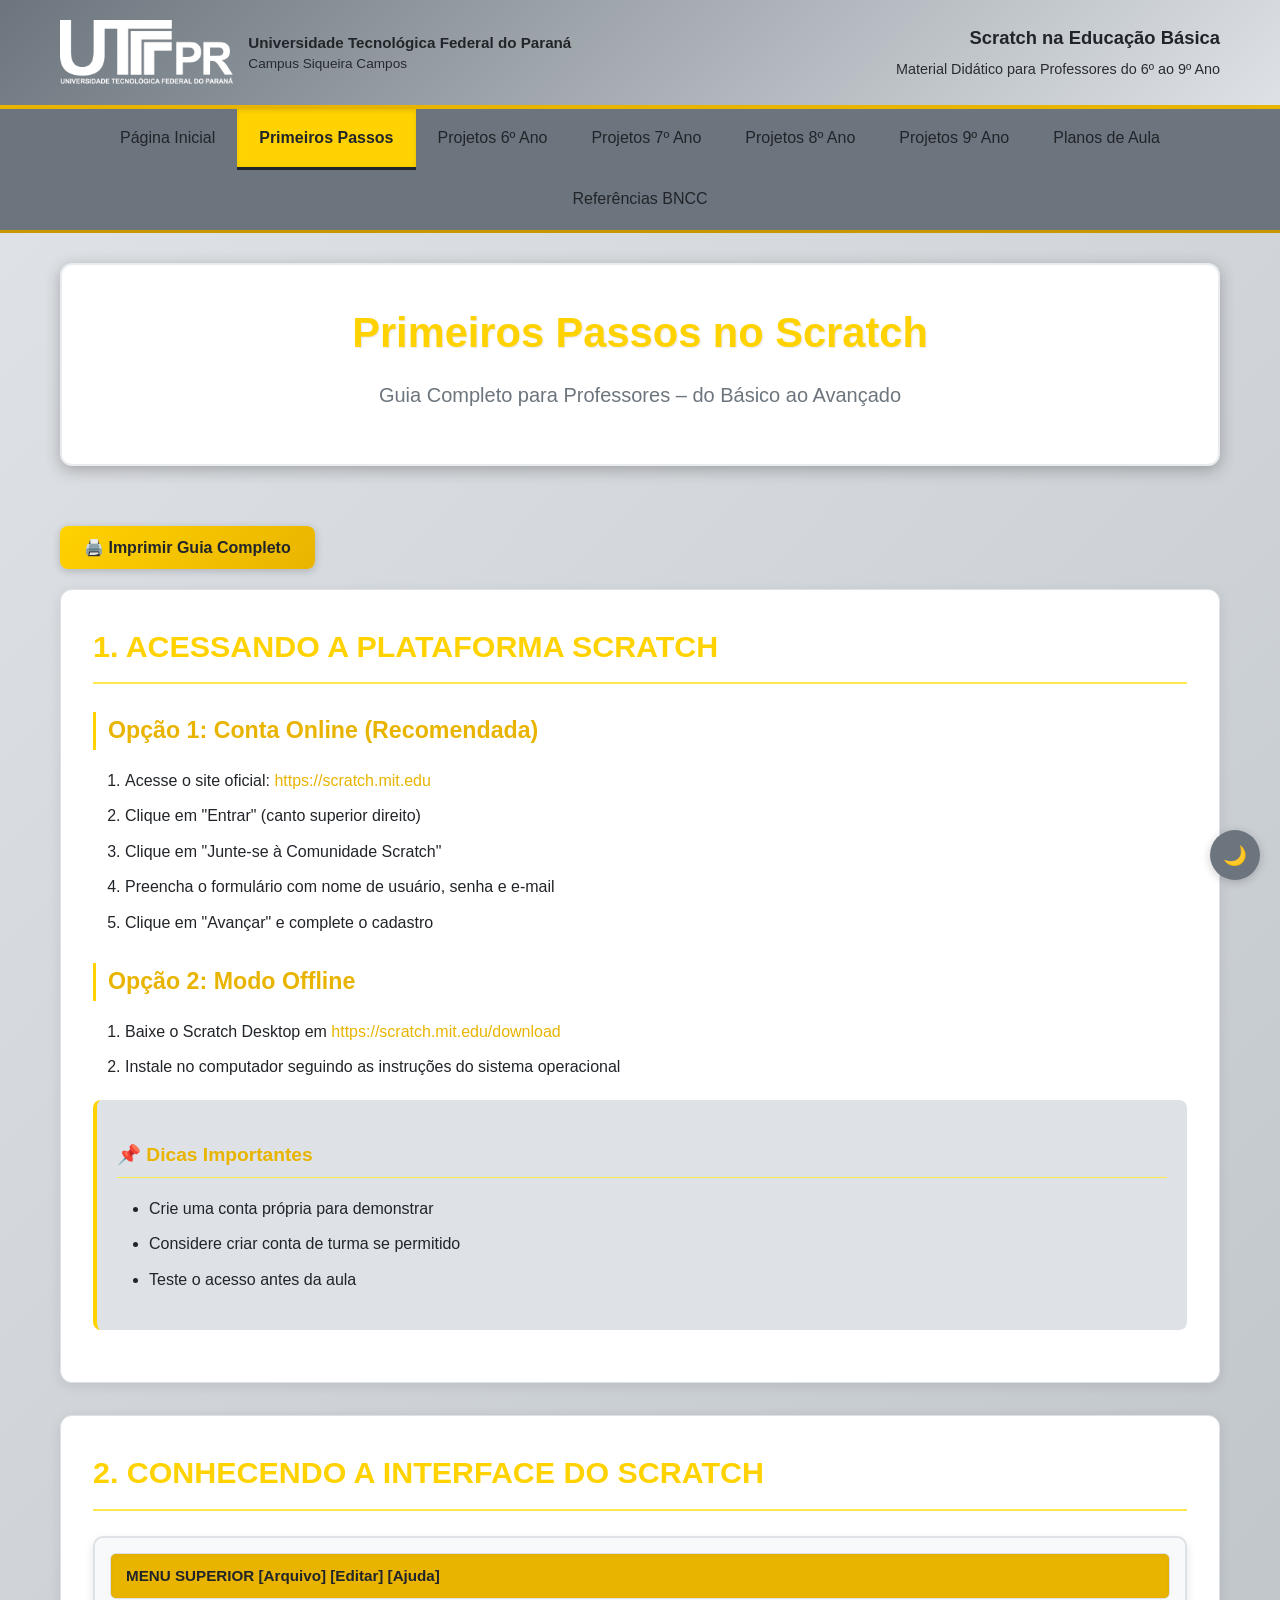
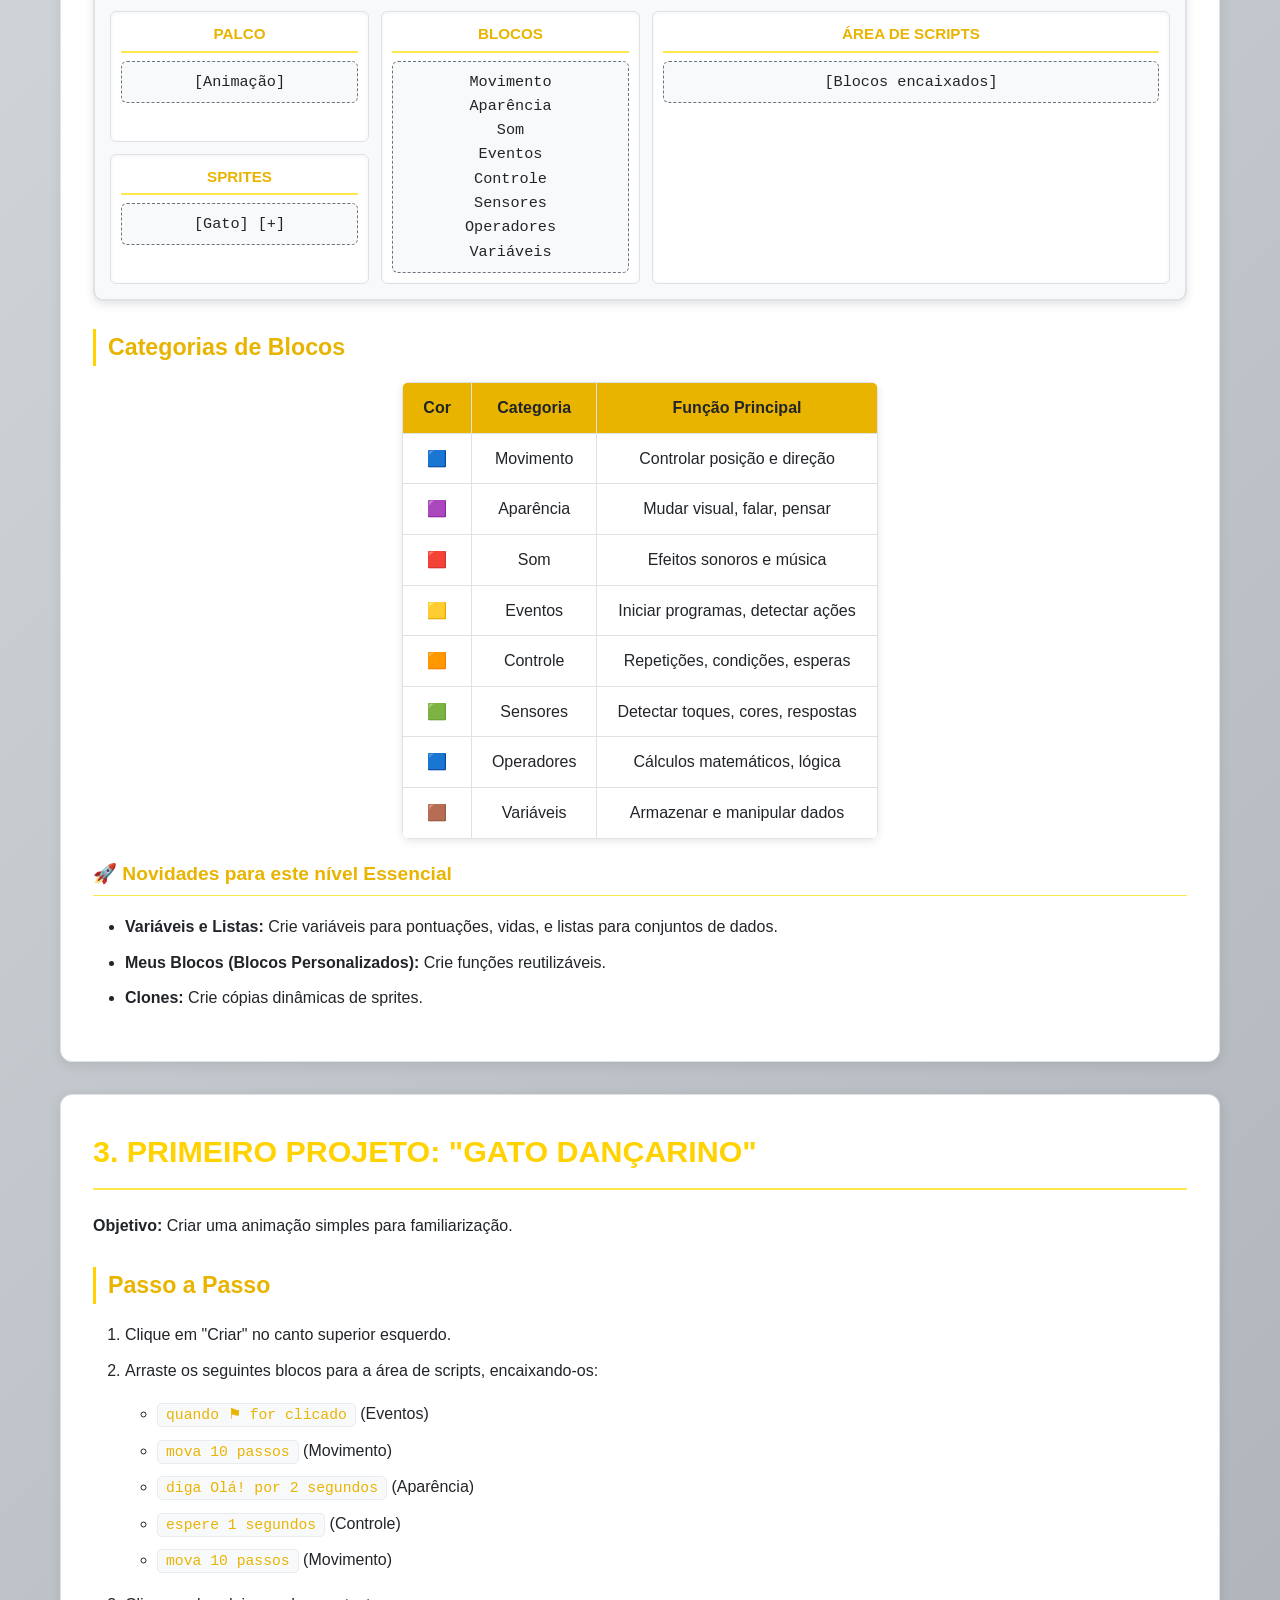
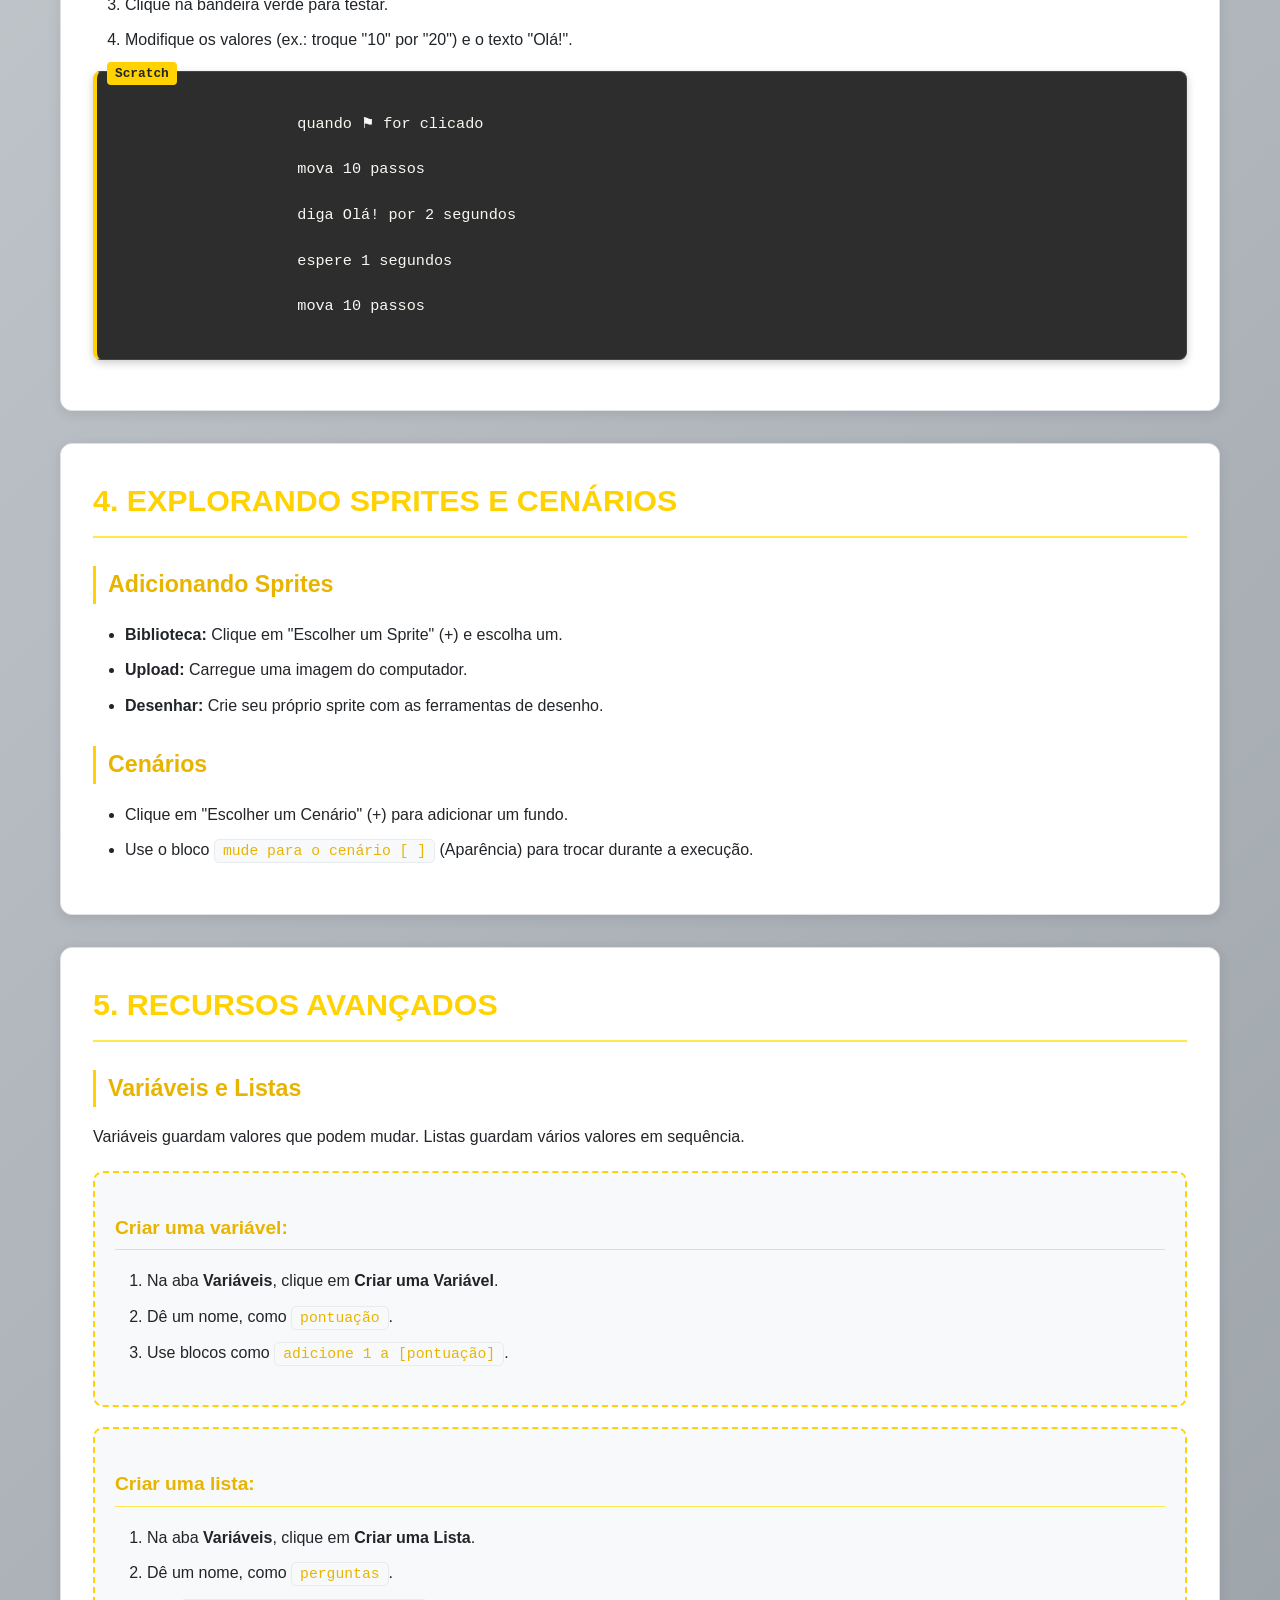
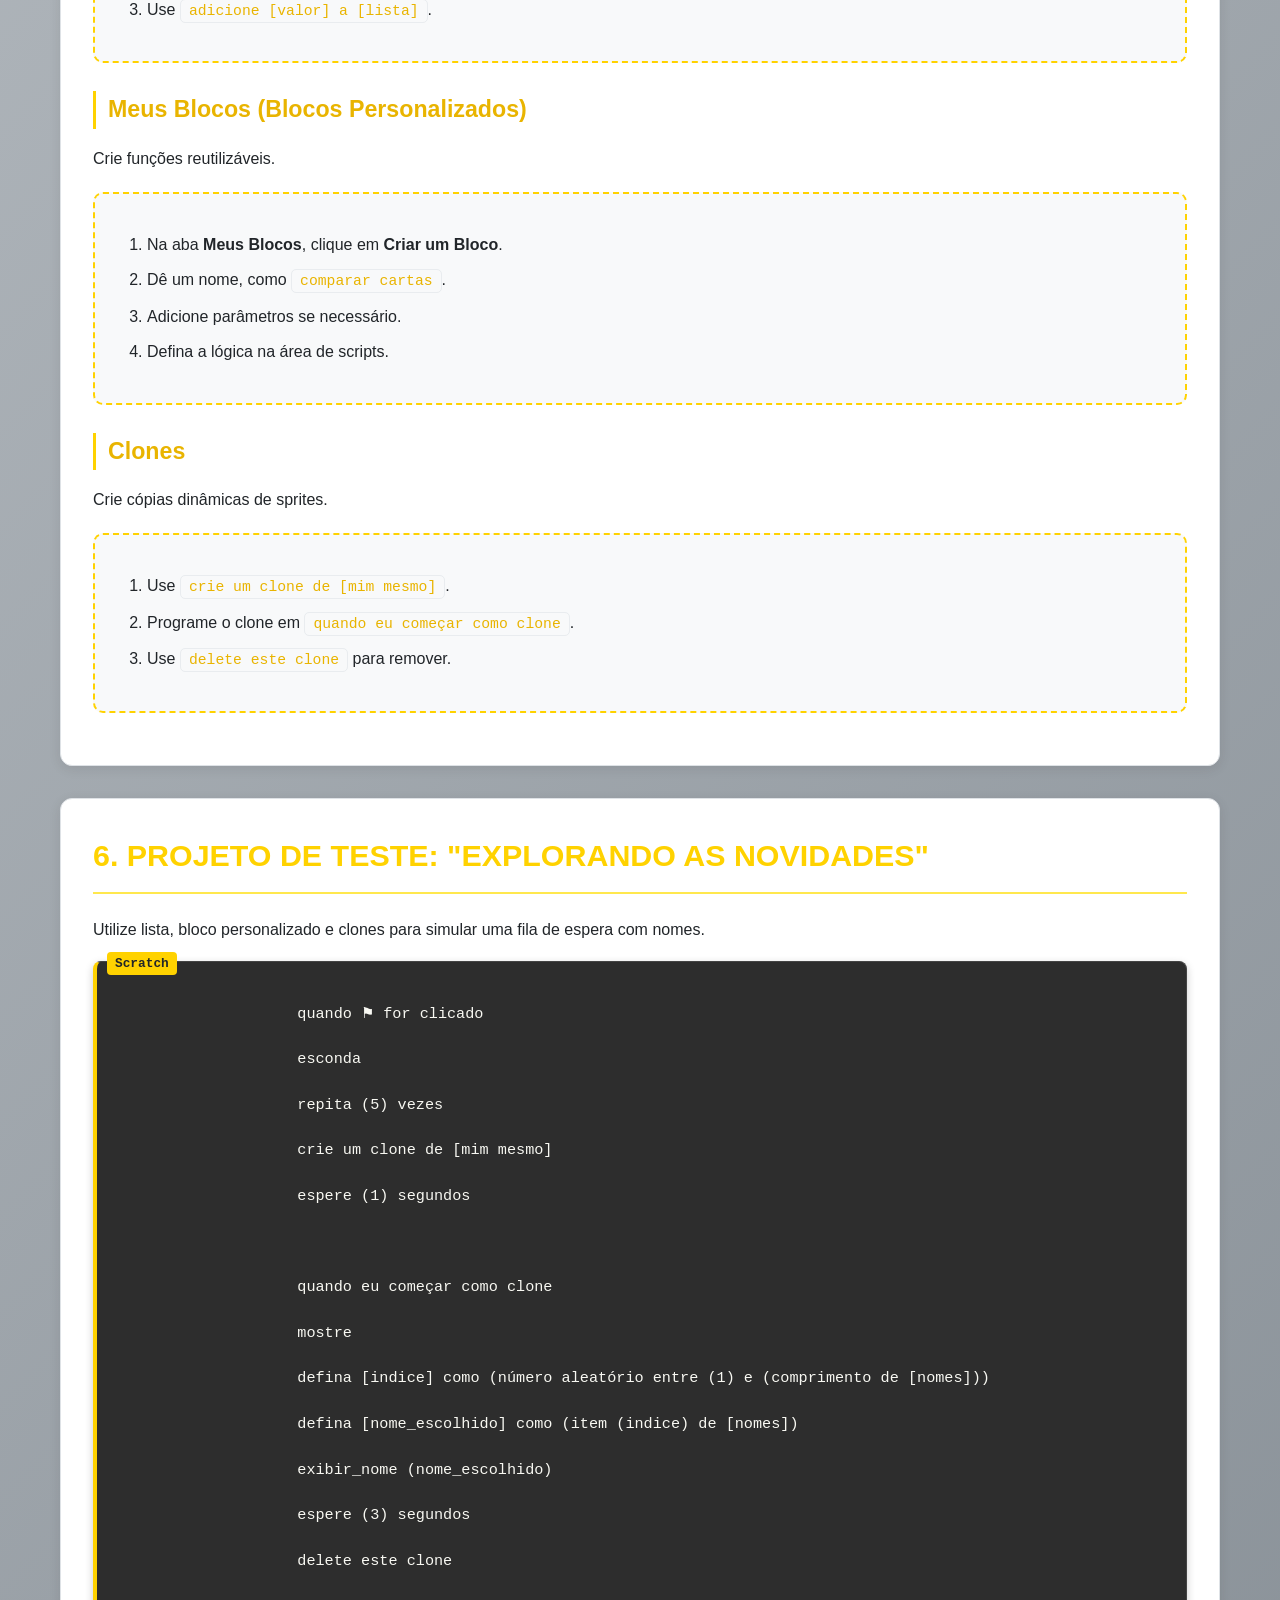
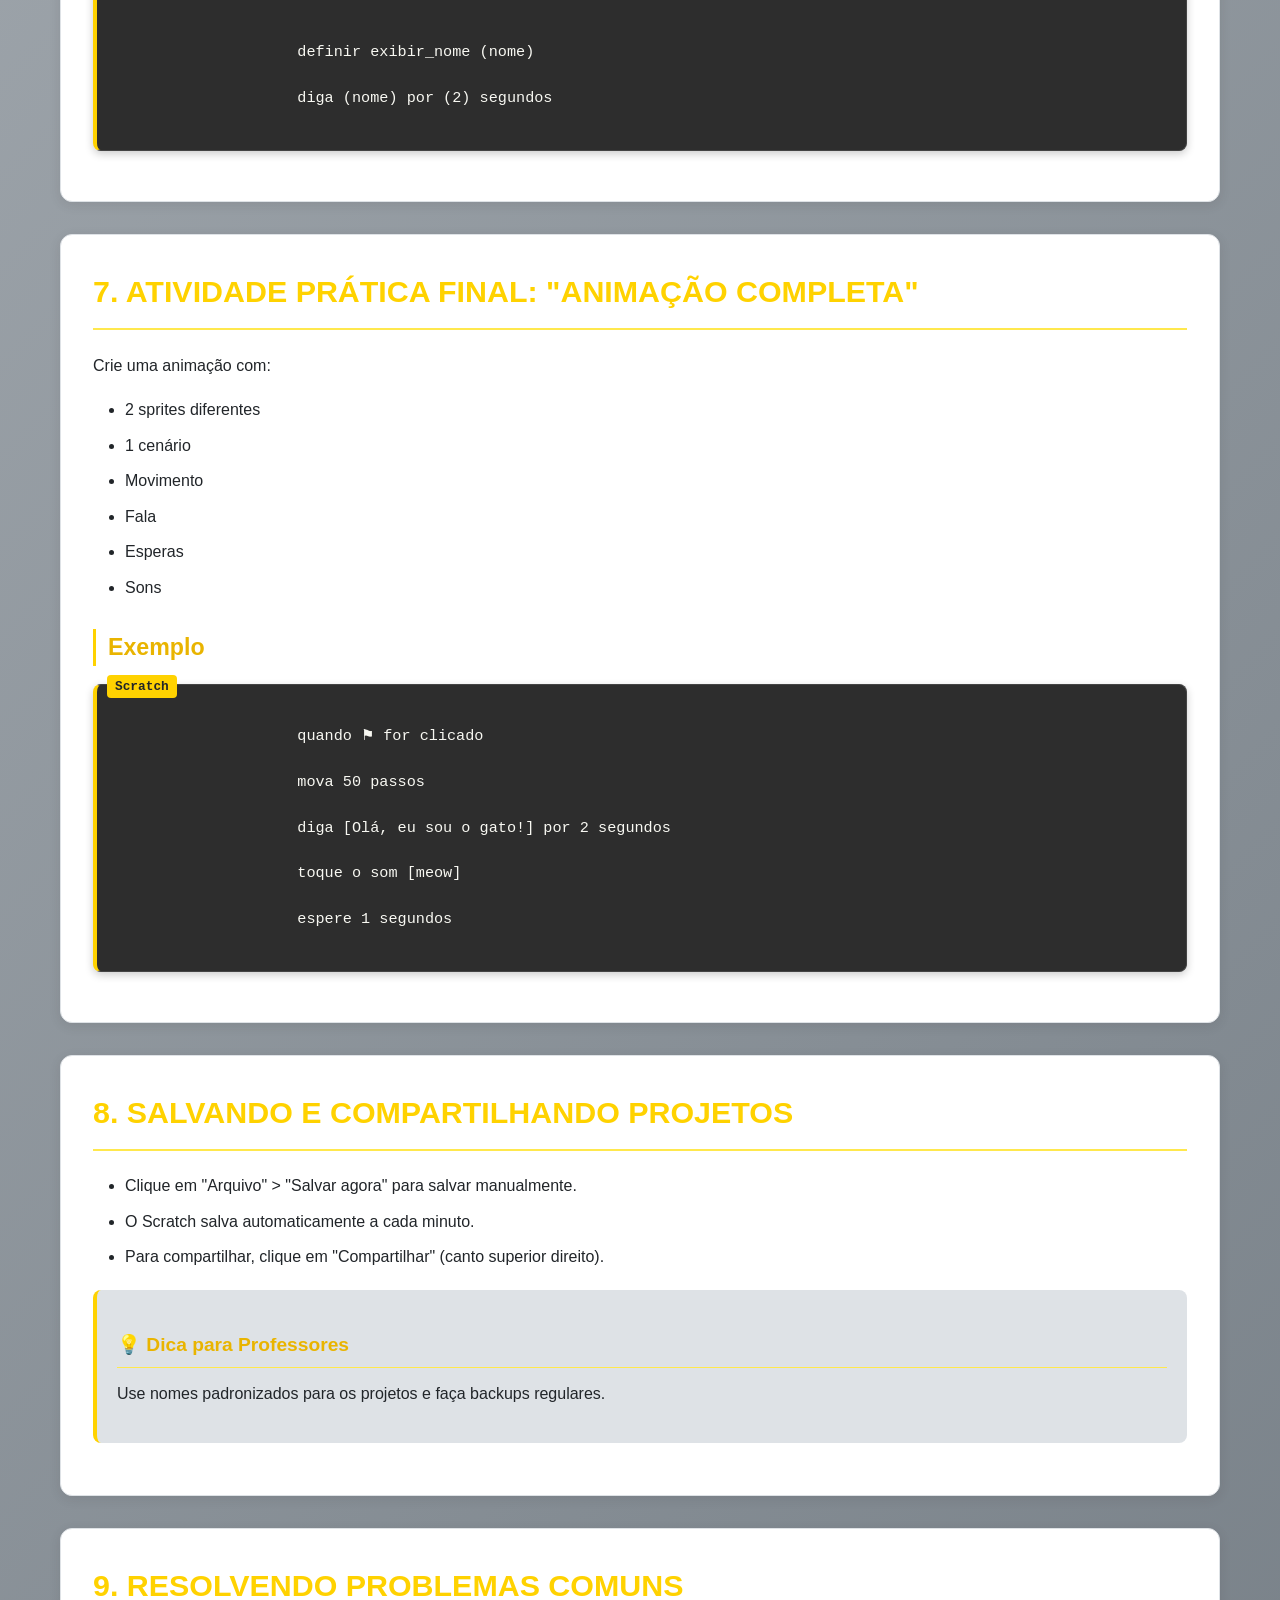
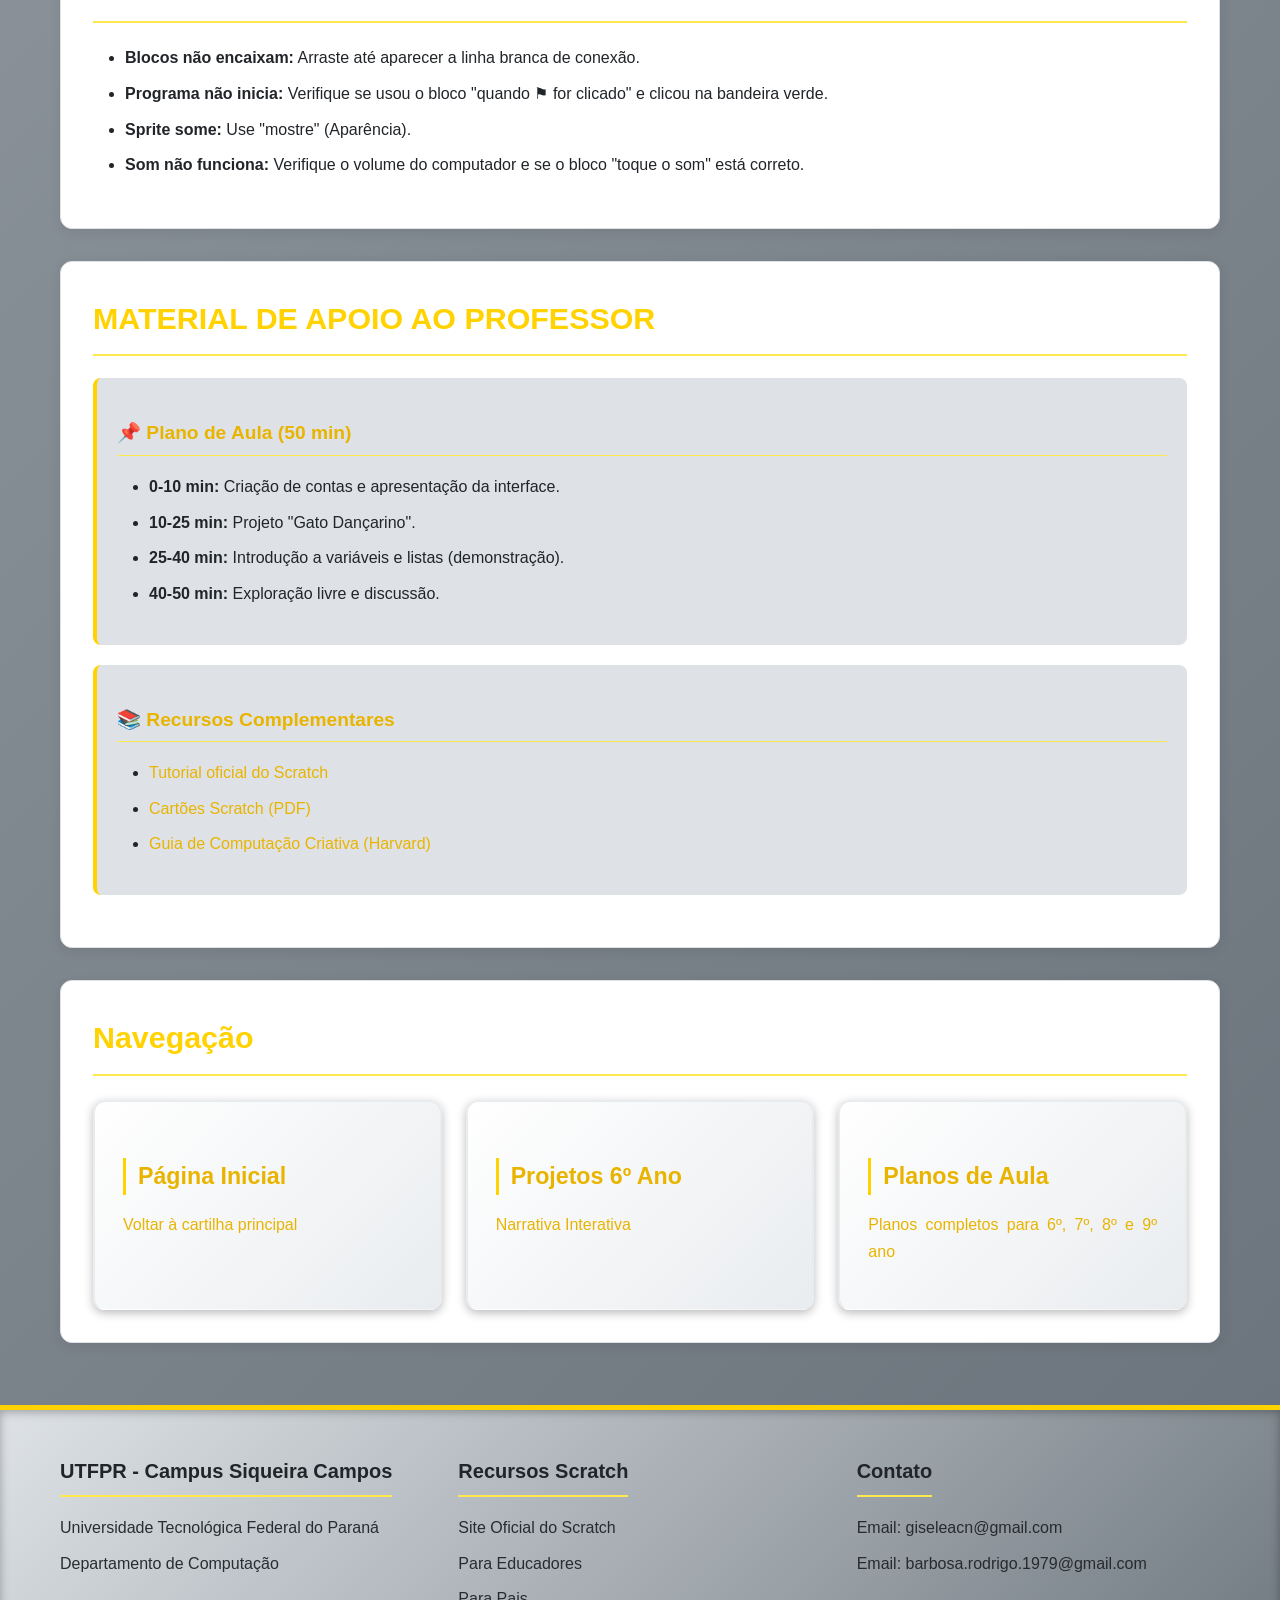
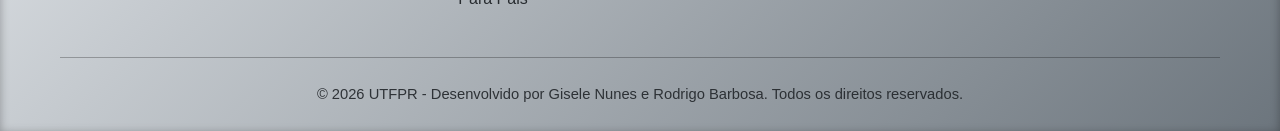
<file: primeiros_passos.html>
<!DOCTYPE html>
<!-- ===================================================================
    Primeiros Passos no Scratch (EF II) | Guia Unificado
    ===================================================================
    Objetivo: Revisão e aprofundamento da plataforma Scratch para professores 
              do Ensino Fundamental II, com integração de conteúdos básicos 
              e avançados.
    Autor : Gisele Nunes, Rodrigo Barbosa
    Data  : 2026
    ===================================================================
    Este arquivo foi completamente comentado em português para facilitar
    a compreensão e manutenção do código. Cada seção importante possui
    explicações detalhadas sobre sua função e estrutura.
-->
<html lang="pt-BR"> <!-- Define o idioma da página como português do Brasil -->

<head>
    <!-- Configuração de codificação de caracteres para suporte a acentos e caracteres especiais -->
    <meta charset="UTF-8">
    <!-- Configuração de viewport para garantir responsividade em dispositivos móveis -->
    <meta name="viewport" content="width=device-width, initial-scale=1.0">
    <!-- Título exibido na aba do navegador -->
    <title>Primeiros Passos no Scratch (EF II) | Guia Unificado</title>
    <!-- Link para o arquivo de estilos CSS externo (responsável pelo design visual) -->
    <link rel="stylesheet" href="style.css">
</head>

<body>
    <!-- Cabeçalho principal da página, dividido em duas partes: topo e menu de navegação -->
    <header>
        <!-- Primeira linha do cabeçalho: logotipo, nome da instituição e título principal -->
        <div class="header-top">
            <!-- Container para centralizar e limitar a largura do conteúdo -->
            <div class="container">
                <!-- Área que agrupa a logo e o nome da universidade -->
                <div class="logo-container">
                    <!-- Imagem da logo da UTFPR (caminho relativo) -->
                    <img src="UTFPR_logo.png" alt="UTFPR Logo" class="logo">
                    <!-- Nome da instituição com um pequeno texto adicional -->
                    <div class="institution-name">
                        Universidade Tecnológica Federal do Paraná<br>
                        <small>Campus Siqueira Campos</small>
                    </div>
                </div>
                <!-- Título principal do material didático, alinhado à direita ou centralizado -->
                <div class="header-title">
                    Scratch na Educação Básica<br>
                    <small>Material Didático para Professores do 6º ao 9º Ano</small>
                </div>
            </div>
        </div>
        <!-- Segunda linha do cabeçalho: barra de navegação com links para as páginas do guia -->
        <div class="header-bottom">
            <div class="container">
                <nav> <!-- Elemento semântico de navegação -->
                    <ul> <!-- Lista não ordenada de links -->
                        <li><a href="index.html">Página Inicial</a></li>
                        <!-- Link ativo (página atual) com atributo aria-current para acessibilidade -->
                        <li><a href="primeiros_passos.html" class="active" aria-current="page">Primeiros Passos</a></li>
                        <li><a href="projetos_6_ano.html">Projetos 6º Ano</a></li>
                        <li><a href="projetos_7_ano.html">Projetos 7º Ano</a></li>
                        <li><a href="projetos_8_ano.html">Projetos 8º Ano</a></li>
                        <li><a href="projetos_9_ano.html">Projetos 9º Ano</a></li>
                        <li><a href="planos_de_aula.html">Planos de Aula</a></li>
                        <li><a href="referencias_bncc.html">Referências BNCC</a></li>
                    </ul>
                </nav>
            </div>
        </div>
    </header>

    <!-- Conteúdo principal da página -->
    <main>
        <div class="container">
            <!-- Cabeçalho interno da página, com título e subtítulo descritivo -->
            <div class="page-header">
                <h1>Primeiros Passos no Scratch</h1>
                <p class="subtitle">Guia Completo para Professores – do Básico ao Avançado</p>
            </div>

            <!-- Botão de impressão: aciona a função de imprimir todo o guia (controlado pelo script.js) -->
            <button class="print-button" id="printPrimeirosPassosBtn">🖨️ Imprimir Guia Completo</button>

            <!-- SEÇÃO 1: ACESSANDO A PLATAFORMA SCRATCH -->
            <div class="content-section">
                <h2>1. ACESSANDO A PLATAFORMA SCRATCH</h2>

                <h3>Opção 1: Conta Online (Recomendada)</h3>
                <!-- Lista ordenada com os passos para criar conta online -->
                <ol>
                    <li>Acesse o site oficial: <a href="https://scratch.mit.edu"
                            target="_blank">https://scratch.mit.edu</a></li>
                    <li>Clique em "Entrar" (canto superior direito)</li>
                    <li>Clique em "Junte-se à Comunidade Scratch"</li>
                    <li>Preencha o formulário com nome de usuário, senha e e-mail</li>
                    <li>Clique em "Avançar" e complete o cadastro</li>
                </ol>

                <h3>Opção 2: Modo Offline</h3>
                <ol>
                    <li>Baixe o Scratch Desktop em <a href="https://scratch.mit.edu/download"
                            target="_blank">https://scratch.mit.edu/download</a></li>
                    <li>Instale no computador seguindo as instruções do sistema operacional</li>
                </ol>

                <!-- Caixa de informação com dicas importantes para professores -->
                <div class="info-box">
                    <h4>📌 Dicas Importantes</h4>
                    <ul>
                        <li>Crie uma conta própria para demonstrar</li>
                        <li>Considere criar conta de turma se permitido</li>
                        <li>Teste o acesso antes da aula</li>
                    </ul>
                </div>
            </div>

            <!-- SEÇÃO 2: CONHECENDO A INTERFACE DO SCRATCH -->
            <div class="content-section">
                <h2>2. CONHECENDO A INTERFACE DO SCRATCH</h2>

                <!-- Representação visual simplificada da interface do Scratch (usando divs) -->
                <div class="scratch-interface">
                    <div class="interface-area menu-area">MENU SUPERIOR [Arquivo] [Editar] [Ajuda]</div>
                    <div class="interface-area palco-area">
                        <div class="area-label">PALCO</div>
                        <div class="area-content">[Animação]</div>
                    </div>
                    <div class="interface-area blocos-area">
                        <div class="area-label">BLOCOS</div>
                        <div class="area-content">
                            Movimento<br>Aparência<br>Som<br>Eventos<br>Controle<br>Sensores<br>Operadores<br>Variáveis
                        </div>
                    </div>
                    <div class="interface-area scripts-area">
                        <div class="area-label">ÁREA DE SCRIPTS</div>
                        <div class="area-content">[Blocos encaixados]</div>
                    </div>
                    <div class="interface-area sprites-area">
                        <div class="area-label">SPRITES</div>
                        <div class="area-content">[Gato] [+]</div>
                    </div>
                </div>

                <h3>Categorias de Blocos</h3>
                <!-- Tabela que resume as categorias de blocos, suas cores e funções principais -->
                <table class="category-table">
                    <thead>
                        <tr>
                            <th>Cor</th>
                            <th>Categoria</th>
                            <th>Função Principal</th>
                        </tr>
                    </thead>
                    <tbody>
                        <tr>
                            <td>🟦</td>
                            <td>Movimento</td>
                            <td>Controlar posição e direção</td>
                        </tr>
                        <tr>
                            <td>🟪</td>
                            <td>Aparência</td>
                            <td>Mudar visual, falar, pensar</td>
                        </tr>
                        <tr>
                            <td>🟥</td>
                            <td>Som</td>
                            <td>Efeitos sonoros e música</td>
                        </tr>
                        <tr>
                            <td>🟨</td>
                            <td>Eventos</td>
                            <td>Iniciar programas, detectar ações</td>
                        </tr>
                        <tr>
                            <td>🟧</td>
                            <td>Controle</td>
                            <td>Repetições, condições, esperas</td>
                        </tr>
                        <tr>
                            <td>🟩</td>
                            <td>Sensores</td>
                            <td>Detectar toques, cores, respostas</td>
                        </tr>
                        <tr>
                            <td>🟦</td>
                            <td>Operadores</td>
                            <td>Cálculos matemáticos, lógica</td>
                        </tr>
                        <tr>
                            <td>🟫</td>
                            <td>Variáveis</td>
                            <td>Armazenar e manipular dados</td>
                        </tr>
                    </tbody>
                </table>

                <!-- Destaque para recursos avançados (variáveis, listas, meus blocos, clones) -->
                <div class="highlight-box">
                    <h4>🚀 Novidades para este nível <span class="new-feature">Essencial</span></h4>
                    <ul>
                        <li><strong>Variáveis e Listas:</strong> Crie variáveis para pontuações, vidas, e listas para
                            conjuntos de dados.</li>
                        <li><strong>Meus Blocos (Blocos Personalizados):</strong> Crie funções reutilizáveis.</li>
                        <li><strong>Clones:</strong> Crie cópias dinâmicas de sprites.</li>
                    </ul>
                </div>
            </div>

            <!-- SEÇÃO 3: PRIMEIRO PROJETO – GATO DANÇARINO -->
            <div class="content-section">
                <h2>3. PRIMEIRO PROJETO: "GATO DANÇARINO"</h2>
                <p><strong>Objetivo:</strong> Criar uma animação simples para familiarização.</p>

                <h3>Passo a Passo</h3>
                <ol>
                    <li>Clique em "Criar" no canto superior esquerdo.</li>
                    <li>Arraste os seguintes blocos para a área de scripts, encaixando-os:
                        <ul>
                            <li><code>quando ⚑ for clicado</code> (Eventos)</li>
                            <li><code>mova 10 passos</code> (Movimento)</li>
                            <li><code>diga Olá! por 2 segundos</code> (Aparência)</li>
                            <li><code>espere 1 segundos</code> (Controle)</li>
                            <li><code>mova 10 passos</code> (Movimento)</li>
                        </ul>
                    </li>
                    <li>Clique na bandeira verde para testar.</li>
                    <li>Modifique os valores (ex.: troque "10" por "20") e o texto "Olá!".</li>
                </ol>
                <!-- Bloco de código representando os blocos Scratch em formato textual -->
                <div class="scratch-code">
                    quando ⚑ for clicado<br>
                    mova 10 passos<br>
                    diga Olá! por 2 segundos<br>
                    espere 1 segundos<br>
                    mova 10 passos
                </div>
            </div>

            <!-- SEÇÃO 4: EXPLORANDO SPRITES E CENÁRIOS -->
            <div class="content-section">
                <h2>4. EXPLORANDO SPRITES E CENÁRIOS</h2>

                <h3>Adicionando Sprites</h3>
                <ul>
                    <li><strong>Biblioteca:</strong> Clique em "Escolher um Sprite" (+) e escolha um.</li>
                    <li><strong>Upload:</strong> Carregue uma imagem do computador.</li>
                    <li><strong>Desenhar:</strong> Crie seu próprio sprite com as ferramentas de desenho.</li>
                </ul>

                <h3>Cenários</h3>
                <ul>
                    <li>Clique em "Escolher um Cenário" (+) para adicionar um fundo.</li>
                    <li>Use o bloco <code>mude para o cenário [ ]</code> (Aparência) para trocar durante a execução.
                    </li>
                </ul>
            </div>

            <!-- SEÇÃO 5: RECURSOS AVANÇADOS -->
            <div class="content-section">
                <h2>5. RECURSOS AVANÇADOS</h2>

                <h3>Variáveis e Listas</h3>
                <p>Variáveis guardam valores que podem mudar. Listas guardam vários valores em sequência.</p>
                <div class="step-by-step">
                    <h4>Criar uma variável:</h4>
                    <ol>
                        <li>Na aba <strong>Variáveis</strong>, clique em <strong>Criar uma Variável</strong>.</li>
                        <li>Dê um nome, como <code>pontuação</code>.</li>
                        <li>Use blocos como <code>adicione 1 a [pontuação]</code>.</li>
                    </ol>
                </div>
                <div class="step-by-step">
                    <h4>Criar uma lista:</h4>
                    <ol>
                        <li>Na aba <strong>Variáveis</strong>, clique em <strong>Criar uma Lista</strong>.</li>
                        <li>Dê um nome, como <code>perguntas</code>.</li>
                        <li>Use <code>adicione [valor] a [lista]</code>.</li>
                    </ol>
                </div>

                <h3>Meus Blocos (Blocos Personalizados)</h3>
                <p>Crie funções reutilizáveis.</p>
                <div class="step-by-step">
                    <ol>
                        <li>Na aba <strong>Meus Blocos</strong>, clique em <strong>Criar um Bloco</strong>.</li>
                        <li>Dê um nome, como <code>comparar cartas</code>.</li>
                        <li>Adicione parâmetros se necessário.</li>
                        <li>Defina a lógica na área de scripts.</li>
                    </ol>
                </div>

                <h3>Clones</h3>
                <p>Crie cópias dinâmicas de sprites.</p>
                <div class="step-by-step">
                    <ol>
                        <li>Use <code>crie um clone de [mim mesmo]</code>.</li>
                        <li>Programe o clone em <code>quando eu começar como clone</code>.</li>
                        <li>Use <code>delete este clone</code> para remover.</li>
                    </ol>
                </div>
            </div>

            <!-- SEÇÃO 6: PROJETO DE TESTE AVANÇADO -->
            <div class="content-section">
                <h2>6. PROJETO DE TESTE: "EXPLORANDO AS NOVIDADES"</h2>
                <p>Utilize lista, bloco personalizado e clones para simular uma fila de espera com nomes.</p>
                <!-- Exemplo de código Scratch avançado -->
                <div class="scratch-code">
                    quando ⚑ for clicado<br>
                    esconda<br>
                    repita (5) vezes<br>
                    crie um clone de [mim mesmo]<br>
                    espere (1) segundos<br>
                    <br>
                    quando eu começar como clone<br>
                    mostre<br>
                    defina [indice] como (número aleatório entre (1) e (comprimento de [nomes]))<br>
                    defina [nome_escolhido] como (item (indice) de [nomes])<br>
                    exibir_nome (nome_escolhido)<br>
                    espere (3) segundos<br>
                    delete este clone<br>
                    <br>
                    definir exibir_nome (nome)<br>
                    diga (nome) por (2) segundos
                </div>
            </div>

            <!-- SEÇÃO 7: ATIVIDADE PRÁTICA FINAL -->
            <div class="content-section">
                <h2>7. ATIVIDADE PRÁTICA FINAL: "ANIMAÇÃO COMPLETA"</h2>
                <p>Crie uma animação com:</p>
                <ul>
                    <li>2 sprites diferentes</li>
                    <li>1 cenário</li>
                    <li>Movimento</li>
                    <li>Fala</li>
                    <li>Esperas</li>
                    <li>Sons</li>
                </ul>
                <h3>Exemplo</h3>
                <div class="scratch-code">
                    quando ⚑ for clicado<br>
                    mova 50 passos<br>
                    diga [Olá, eu sou o gato!] por 2 segundos<br>
                    toque o som [meow]<br>
                    espere 1 segundos
                </div>
            </div>

            <!-- SEÇÃO 8: SALVAMENTO E COMPARTILHAMENTO -->
            <div class="content-section">
                <h2>8. SALVANDO E COMPARTILHANDO PROJETOS</h2>
                <ul>
                    <li>Clique em "Arquivo" > "Salvar agora" para salvar manualmente.</li>
                    <li>O Scratch salva automaticamente a cada minuto.</li>
                    <li>Para compartilhar, clique em "Compartilhar" (canto superior direito).</li>
                </ul>
                <div class="info-box">
                    <h4>💡 Dica para Professores</h4>
                    <p>Use nomes padronizados para os projetos e faça backups regulares.</p>
                </div>
            </div>

            <!-- SEÇÃO 9: SOLUÇÃO DE PROBLEMAS COMUNS -->
            <div class="content-section">
                <h2>9. RESOLVENDO PROBLEMAS COMUNS</h2>
                <ul>
                    <li><strong>Blocos não encaixam:</strong> Arraste até aparecer a linha branca de conexão.</li>
                    <li><strong>Programa não inicia:</strong> Verifique se usou o bloco "quando ⚑ for clicado" e clicou
                        na bandeira verde.</li>
                    <li><strong>Sprite some:</strong> Use "mostre" (Aparência).</li>
                    <li><strong>Som não funciona:</strong> Verifique o volume do computador e se o bloco "toque o som"
                        está correto.</li>
                </ul>
            </div>

            <!-- SEÇÃO 10: MATERIAL DE APOIO AO PROFESSOR -->
            <div class="content-section">
                <h2>MATERIAL DE APOIO AO PROFESSOR</h2>
                <!-- Caixa com plano de aula sugerido -->
                <div class="info-box">
                    <h4>📌 Plano de Aula (50 min)</h4>
                    <ul>
                        <li><strong>0-10 min:</strong> Criação de contas e apresentação da interface.</li>
                        <li><strong>10-25 min:</strong> Projeto "Gato Dançarino".</li>
                        <li><strong>25-40 min:</strong> Introdução a variáveis e listas (demonstração).</li>
                        <li><strong>40-50 min:</strong> Exploração livre e discussão.</li>
                    </ul>
                </div>
                <!-- Caixa com links para recursos complementares externos -->
                <div class="info-box">
                    <h4>📚 Recursos Complementares</h4>
                    <ul>
                        <li><a href="https://scratch.mit.edu/projects/editor/?tutorial=getStarted"
                                target="_blank">Tutorial oficial do Scratch</a></li>
                        <li><a href="https://resources.scratch.mit.edu/www/cards/pt-BR/scratch-cards-all.pdf"
                                target="_blank">Cartões Scratch (PDF)</a></li>
                        <li><a href="https://creativecomputing.gse.harvard.edu/guide/" target="_blank">Guia de
                                Computação Criativa (Harvard)</a></li>
                    </ul>
                </div>
            </div>

            <!-- SEÇÃO DE NAVEGAÇÃO: links rápidos para outras páginas do guia -->
            <div class="content-section">
                <h2>Navegação</h2>
                <div class="card-grid">
                    <a href="index.html" class="nav-card">
                        <h3>Página Inicial</h3>
                        <p>Voltar à cartilha principal</p>
                    </a>
                    <a href="projetos_6_ano.html" class="nav-card">
                        <h3>Projetos 6º Ano</h3>
                        <p>Narrativa Interativa</p>
                    </a>
                    <a href="planos_de_aula.html" class="nav-card">
                        <h3>Planos de Aula</h3>
                        <p>Planos completos para 6º, 7º, 8º e 9º ano</p>
                    </a>
                </div>
            </div>
        </div>
    </main>

    <!-- Rodapé da página com informações institucionais, recursos e contato -->
    <footer>
        <div class="container">
            <div class="footer-content">
                <!-- Seção sobre a UTFPR -->
                <div class="footer-section">
                    <h3>UTFPR - Campus Siqueira Campos</h3>
                    <p>Universidade Tecnológica Federal do Paraná</p>
                    <p>Departamento de Computação</p>
                </div>
                <!-- Seção de recursos externos do Scratch -->
                <div class="footer-section">
                    <h3>Recursos Scratch</h3>
                    <ul>
                        <li><a href="https://scratch.mit.edu" target="_blank" rel="noopener noreferrer">Site Oficial do
                                Scratch</a></li>
                        <li><a href="https://scratch.mit.edu/educators" target="_blank" rel="noopener noreferrer">Para
                                Educadores</a></li>
                        <li><a href="https://scratch.mit.edu/parents" target="_blank" rel="noopener noreferrer">Para
                                Pais</a></li>
                    </ul>
                </div>
                <!-- Seção de contato dos autores -->
                <div class="footer-section">
                    <h3>Contato</h3>
                    <p>Email: giseleacn@gmail.com</p>
                    <p>Email: barbosa.rodrigo.1979@gmail.com</p>
                </div>
            </div>
            <!-- Direitos autorais -->
            <div class="copyright">
                &copy; 2026 UTFPR - Desenvolvido por Gisele Nunes e Rodrigo Barbosa. Todos os direitos reservados.
            </div>
        </div>
    </footer>

    <!-- Botão para alternar entre temas claro e escuro (controlado pelo script.js) -->
    <button class="theme-toggle" id="themeToggle" aria-pressed="false"
        aria-label="Alternar tema claro e escuro">🌙</button>
    <!-- Referência ao arquivo JavaScript externo que adiciona interatividade (ex: impressão, troca de tema) -->
    <script src="script.js"></script>
</body>

</html>
</file>
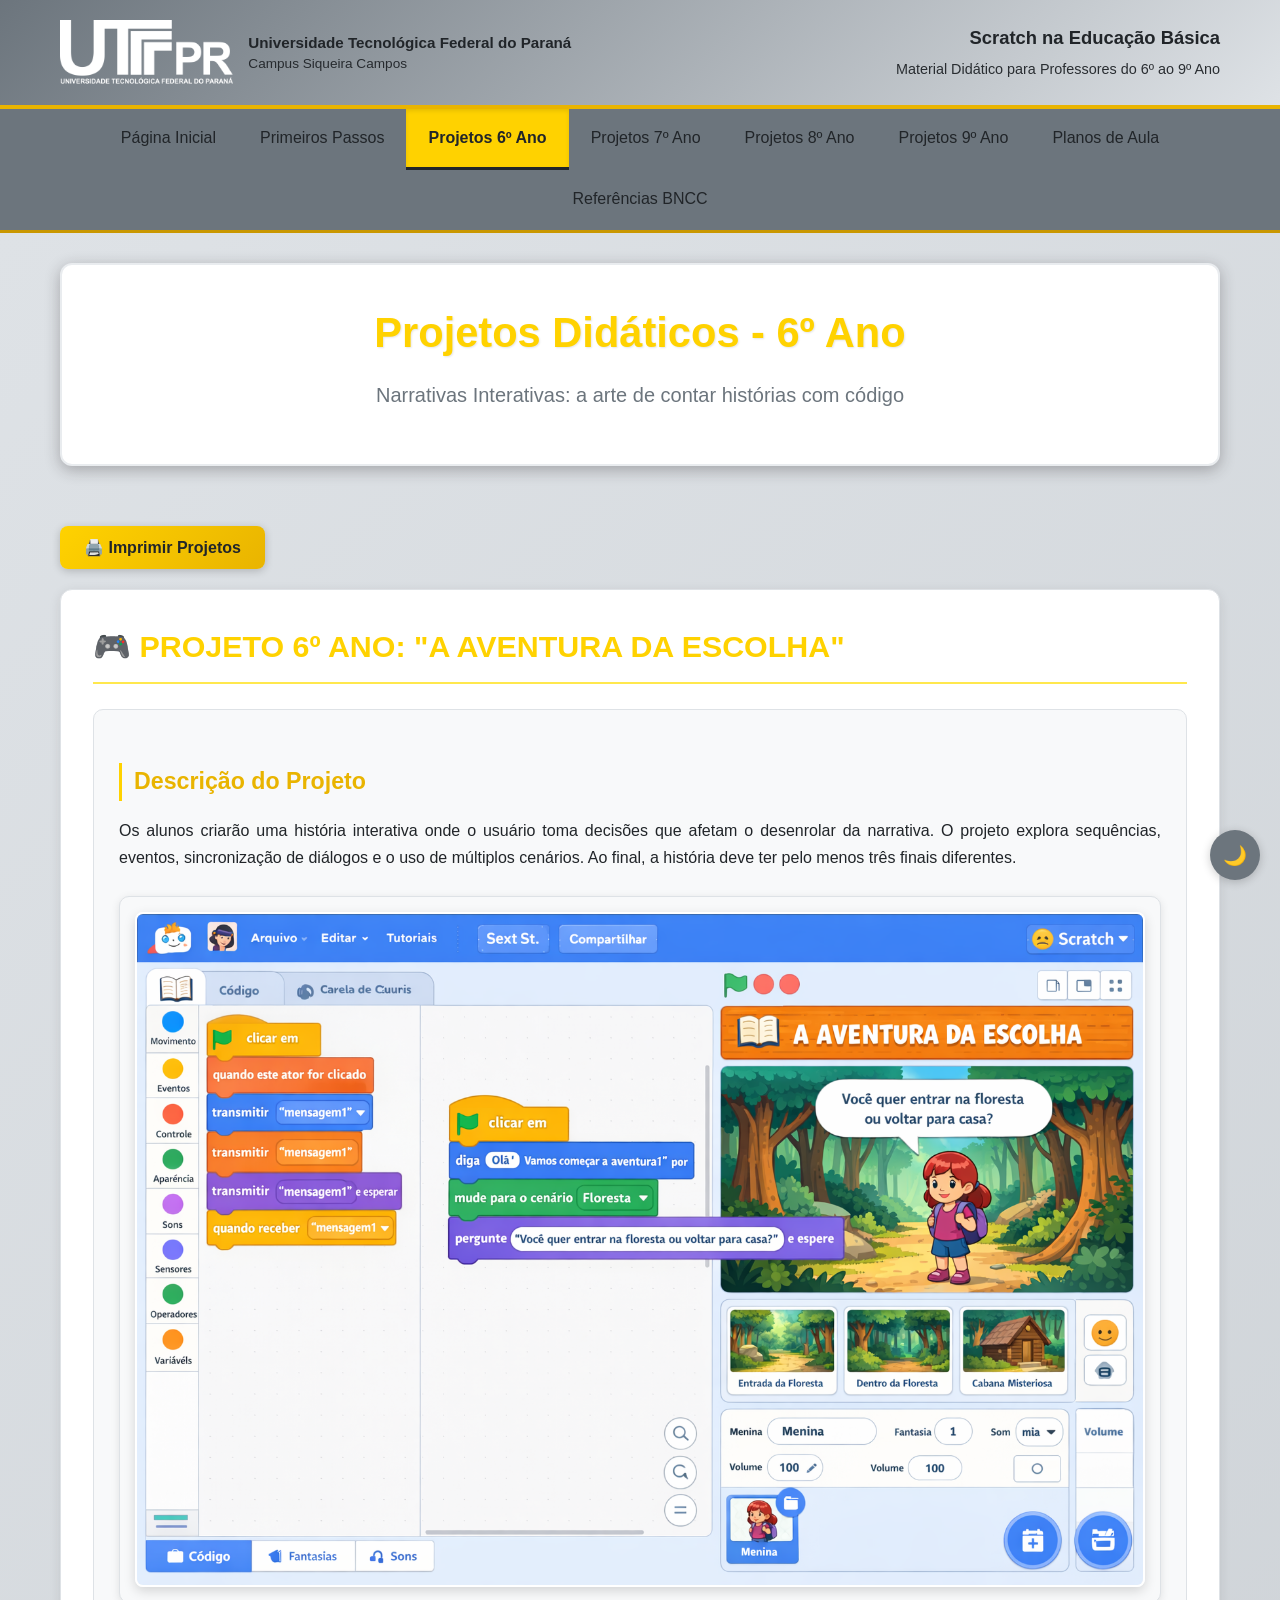
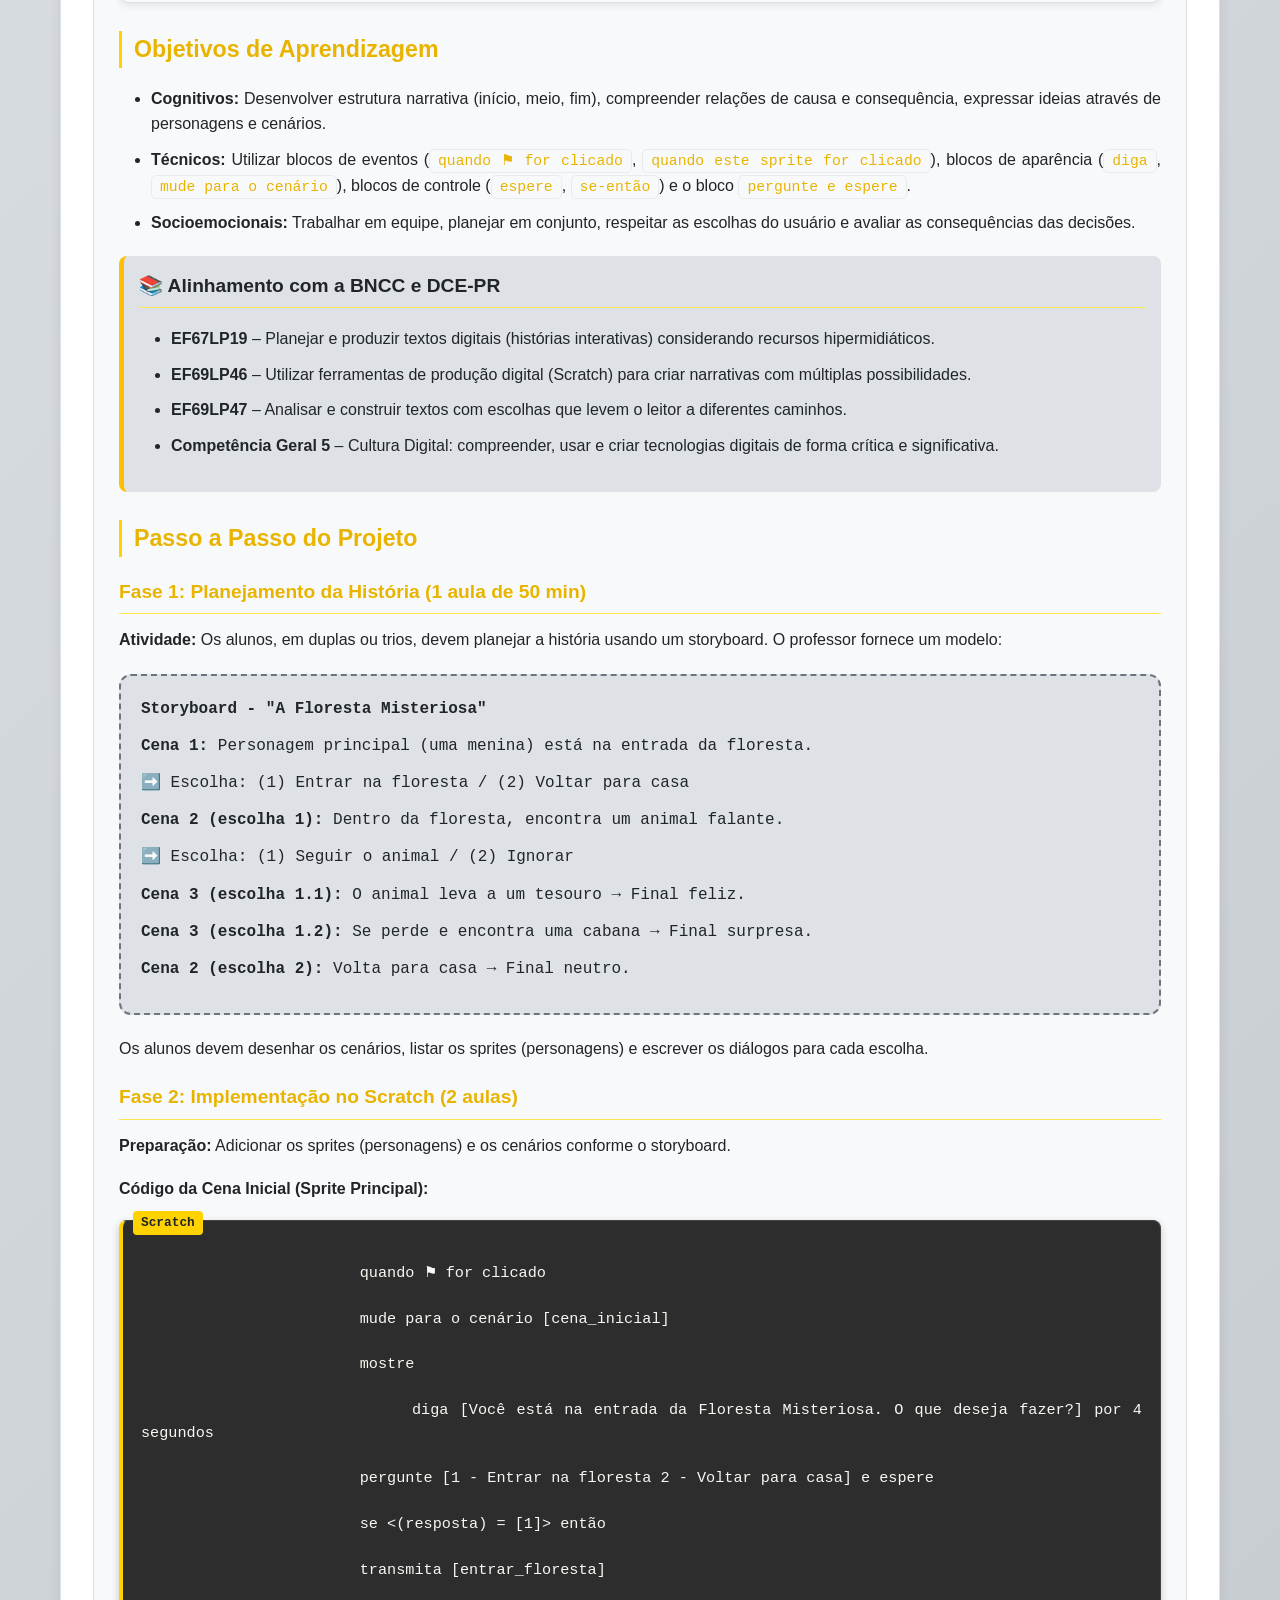
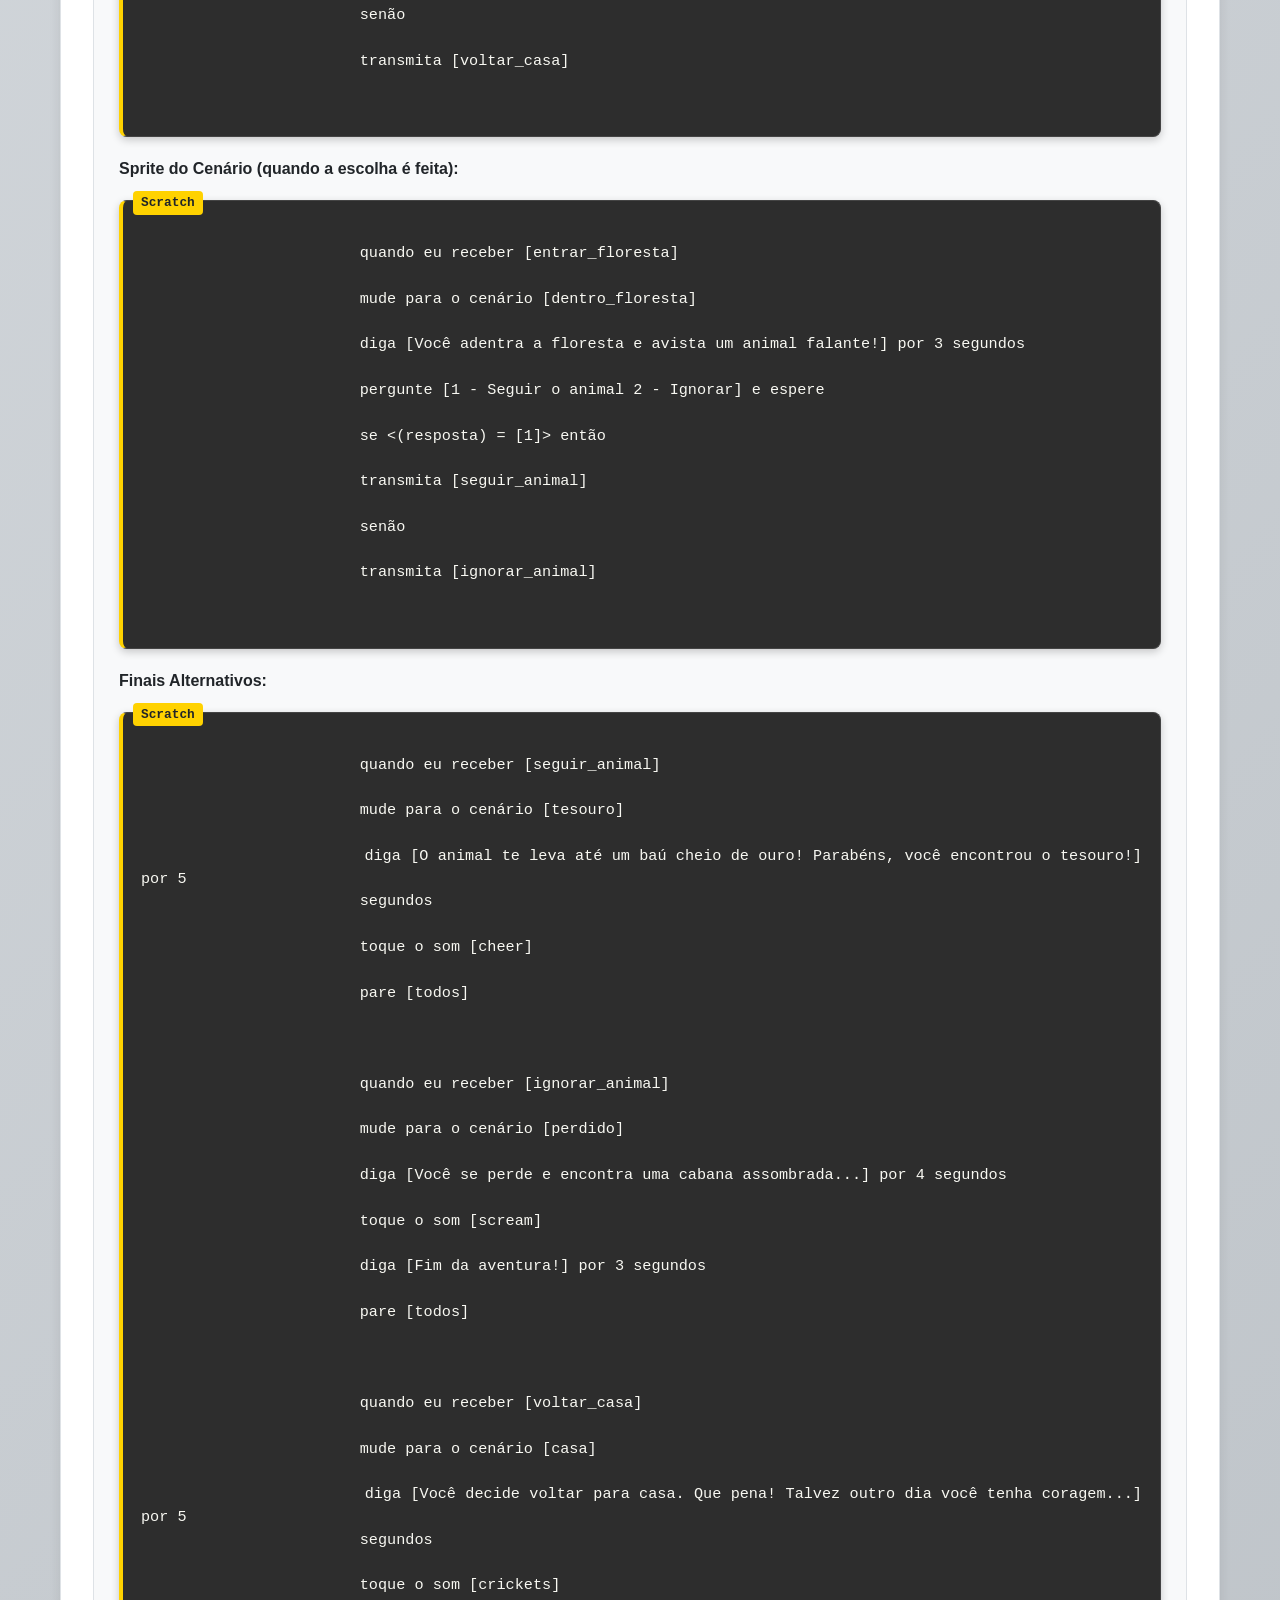
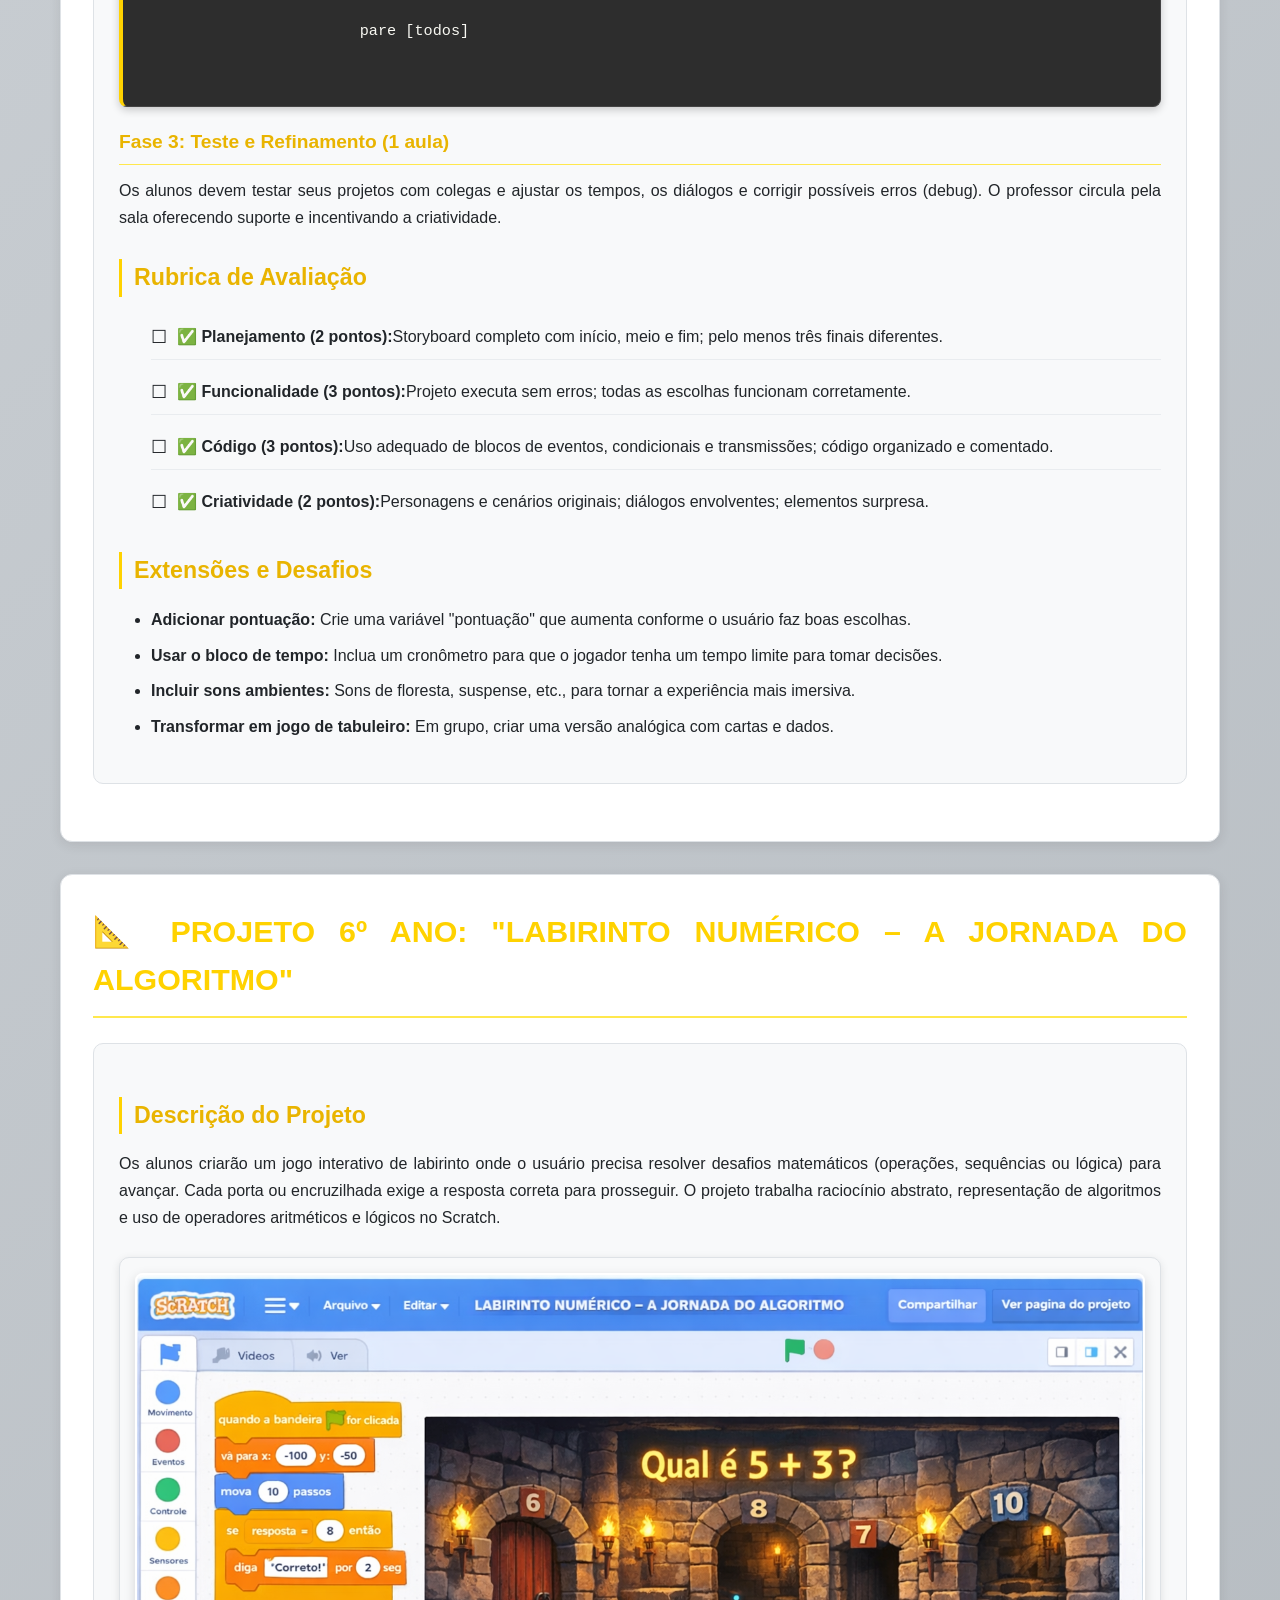
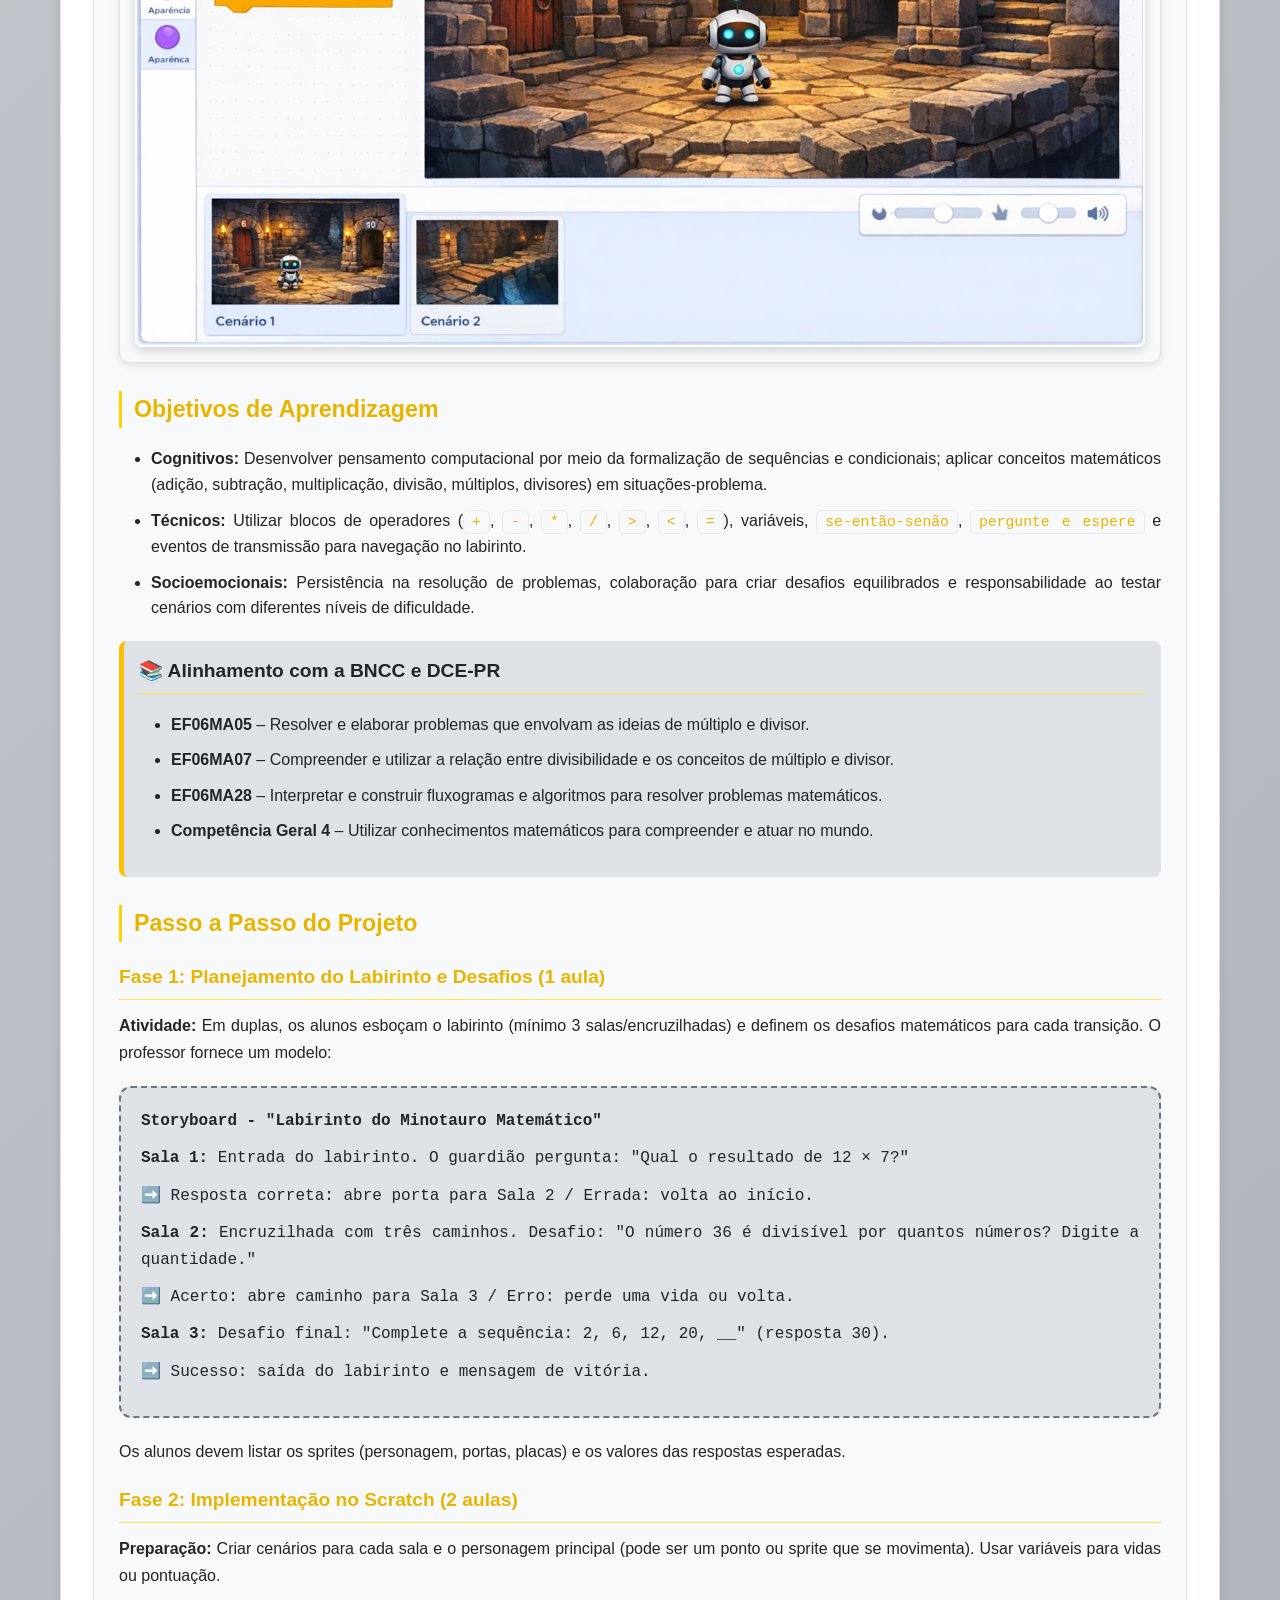
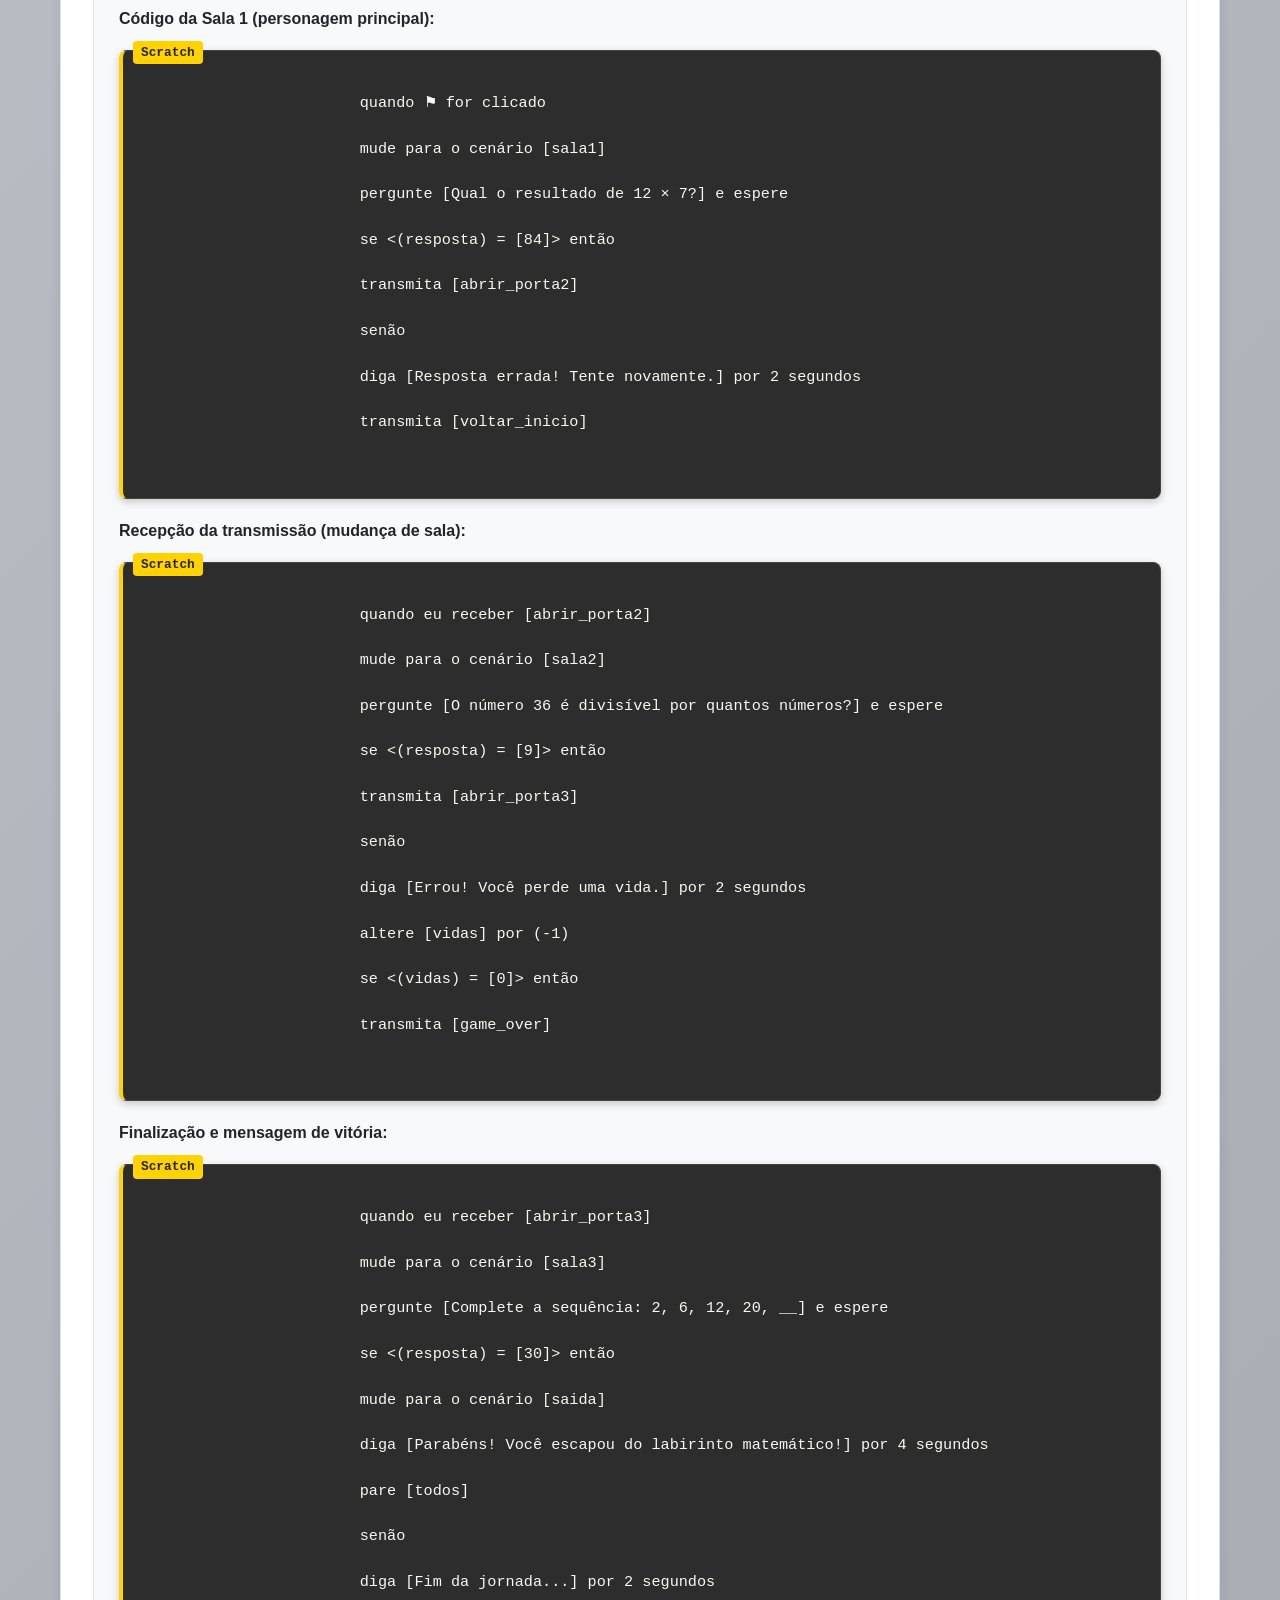
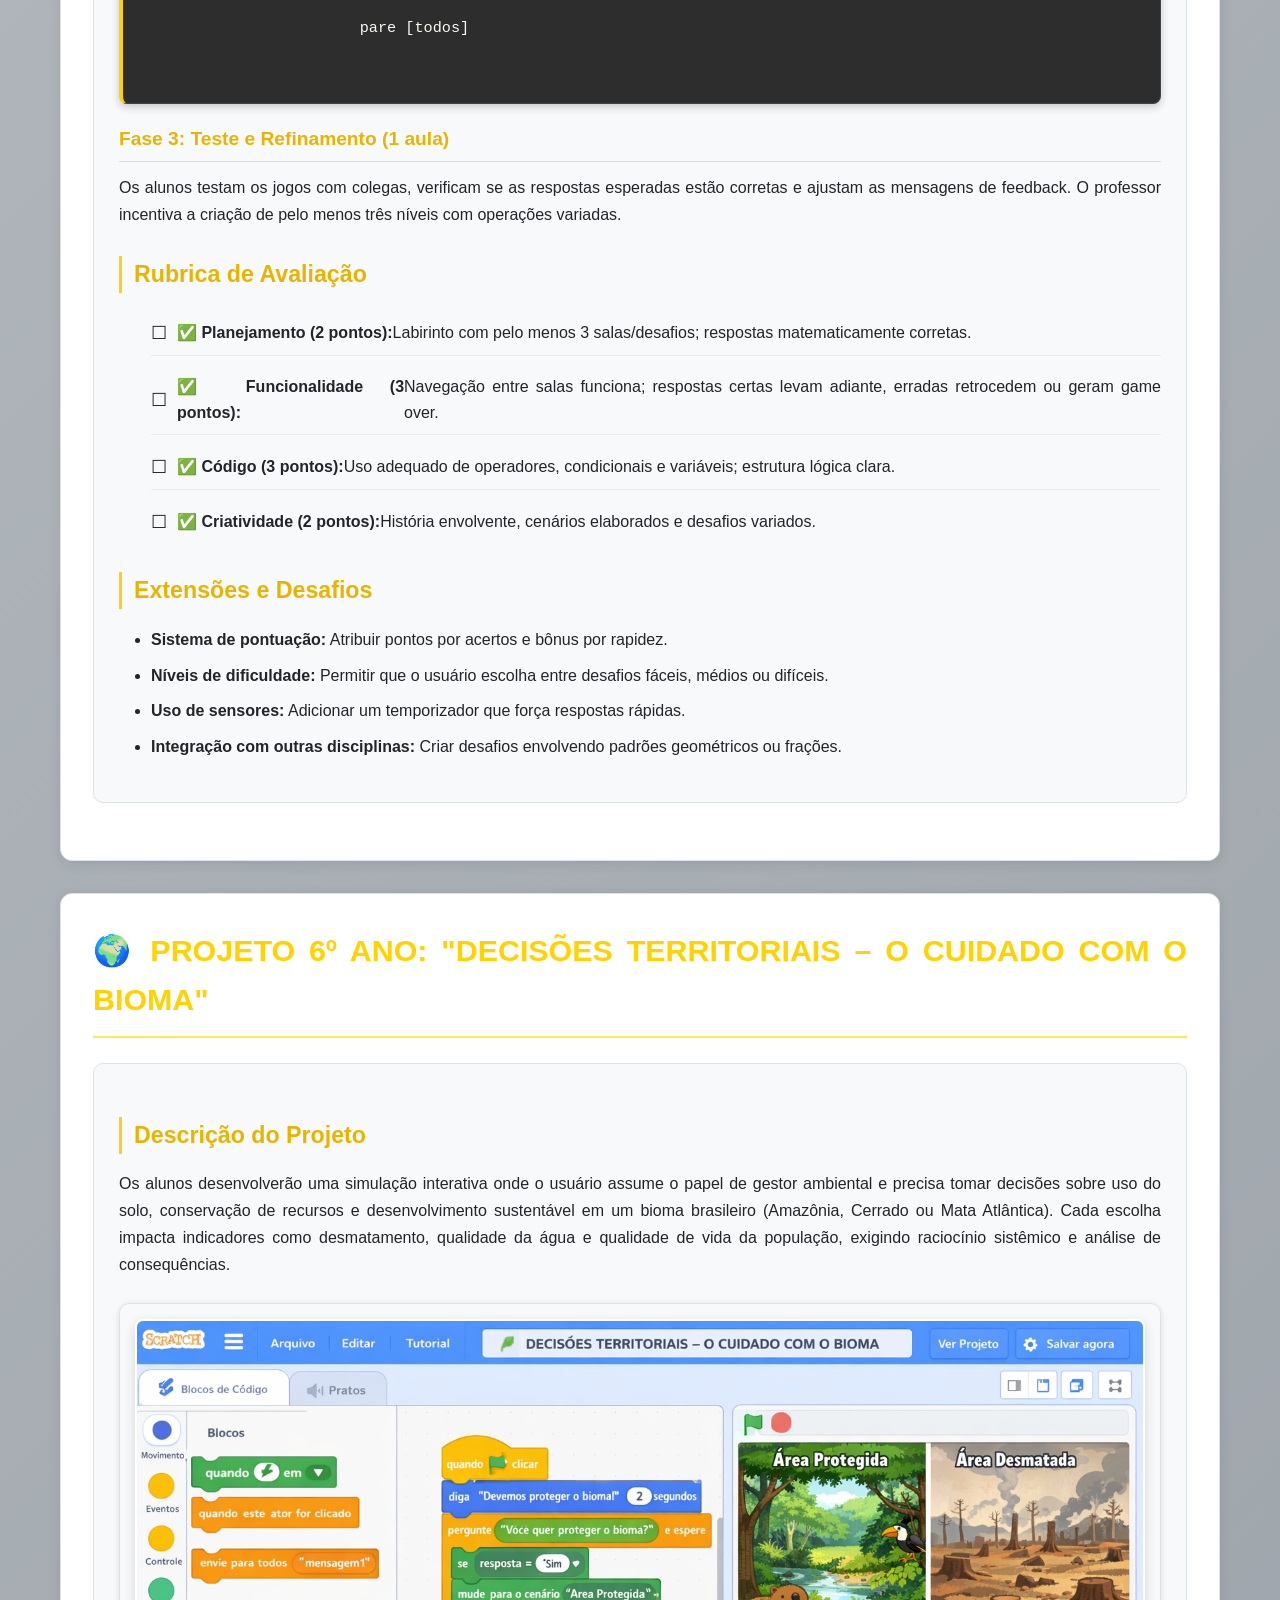
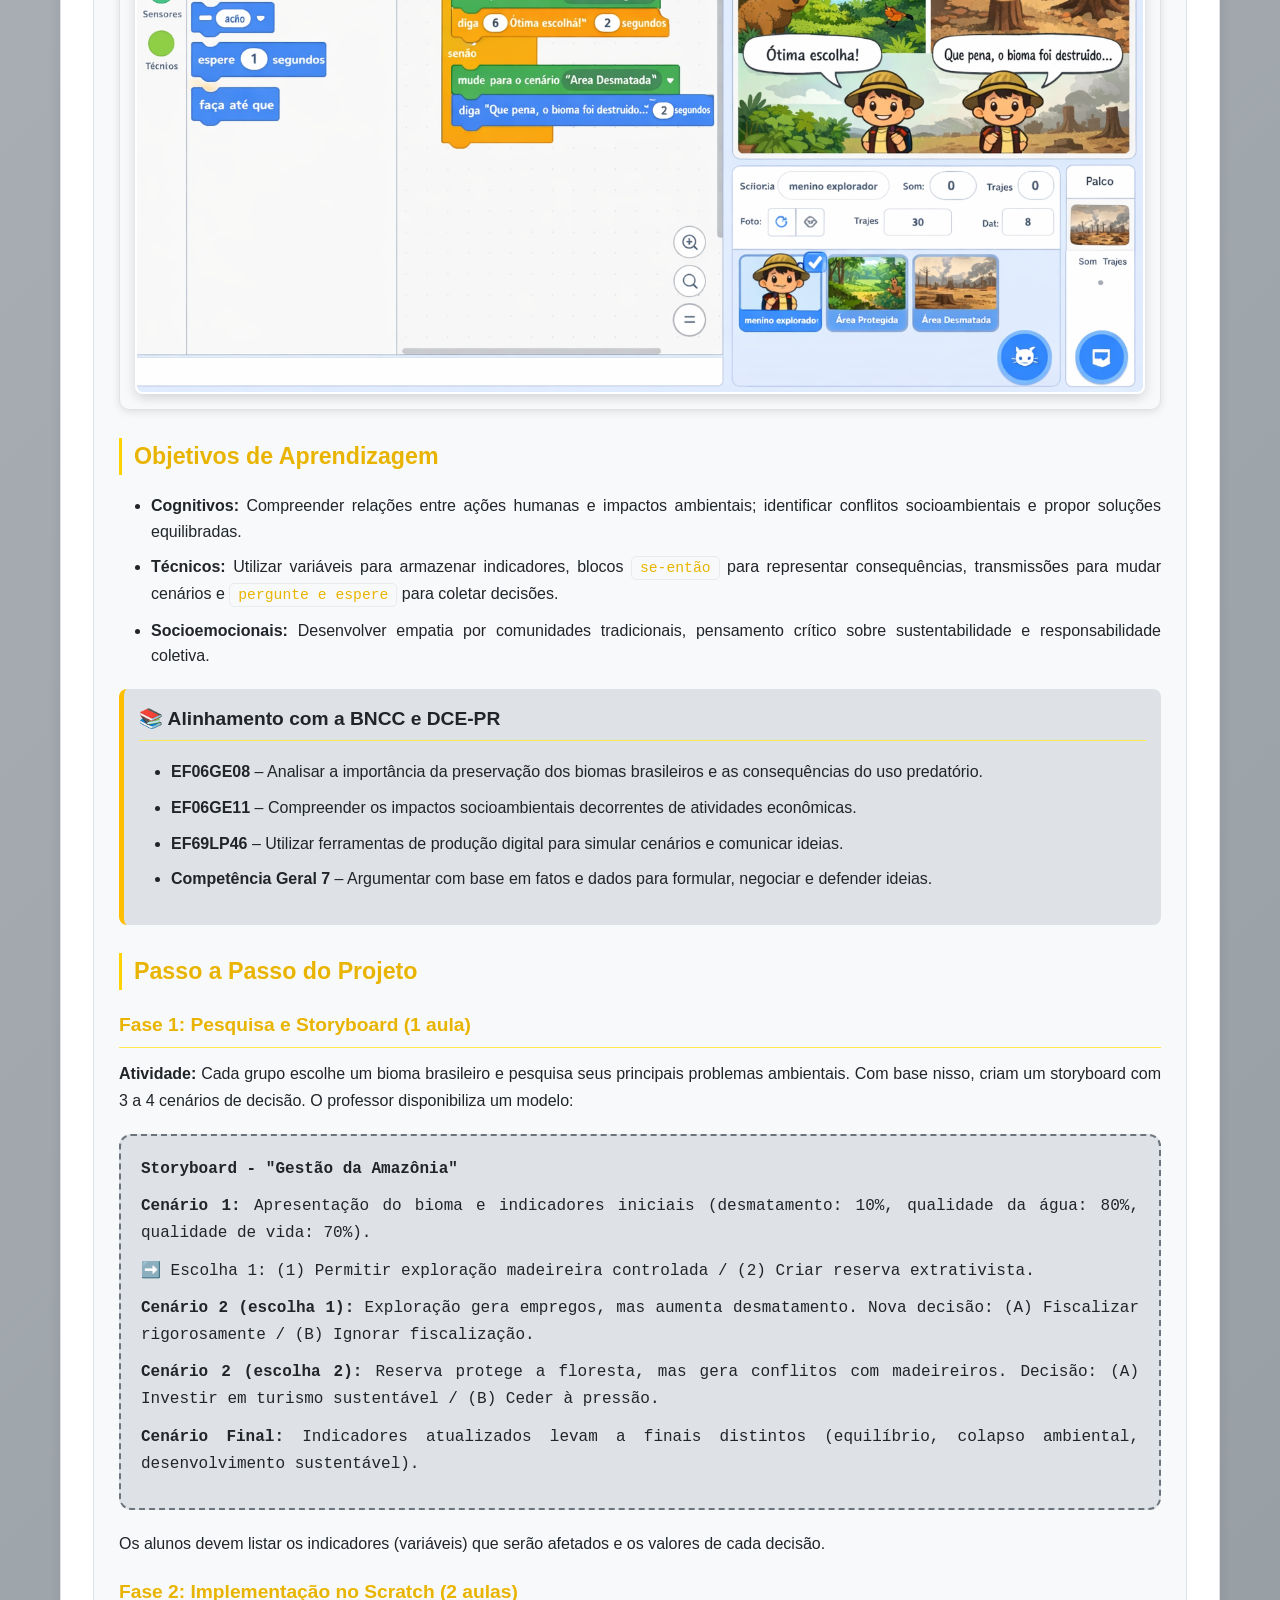
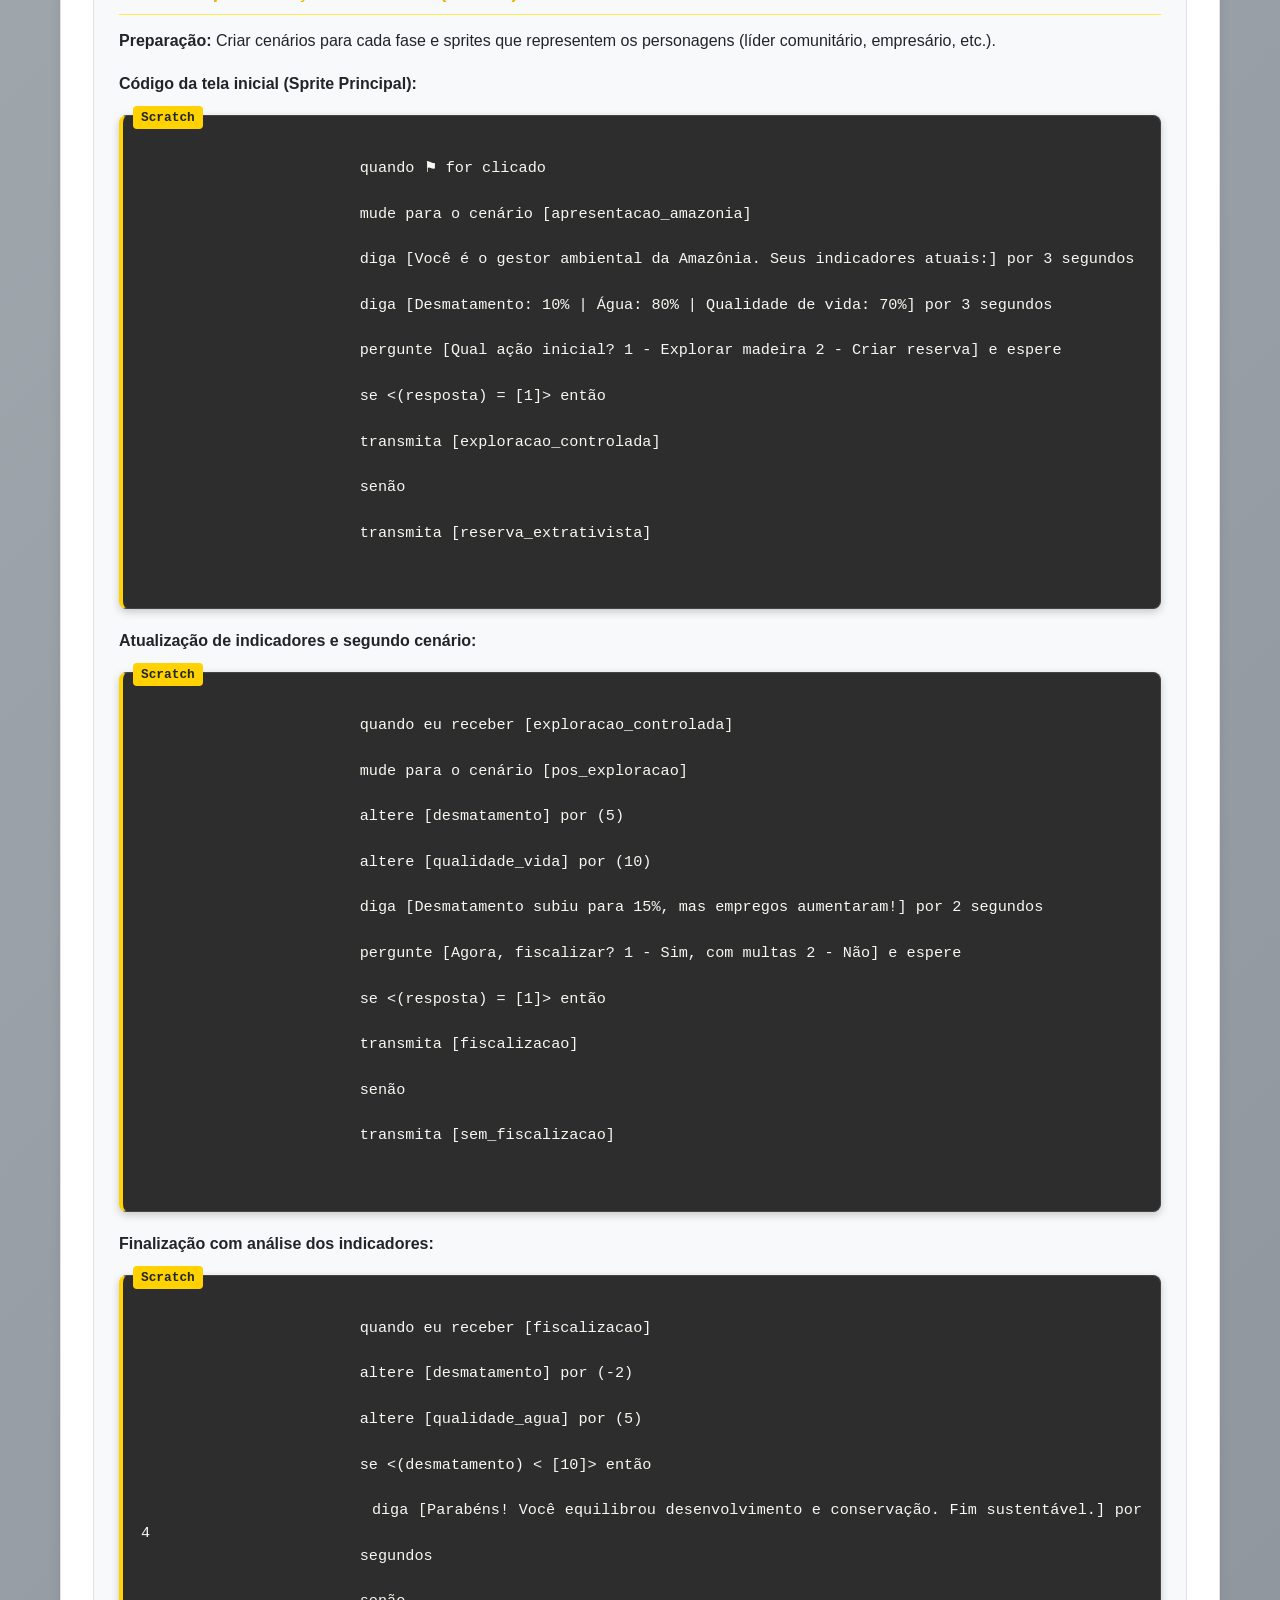
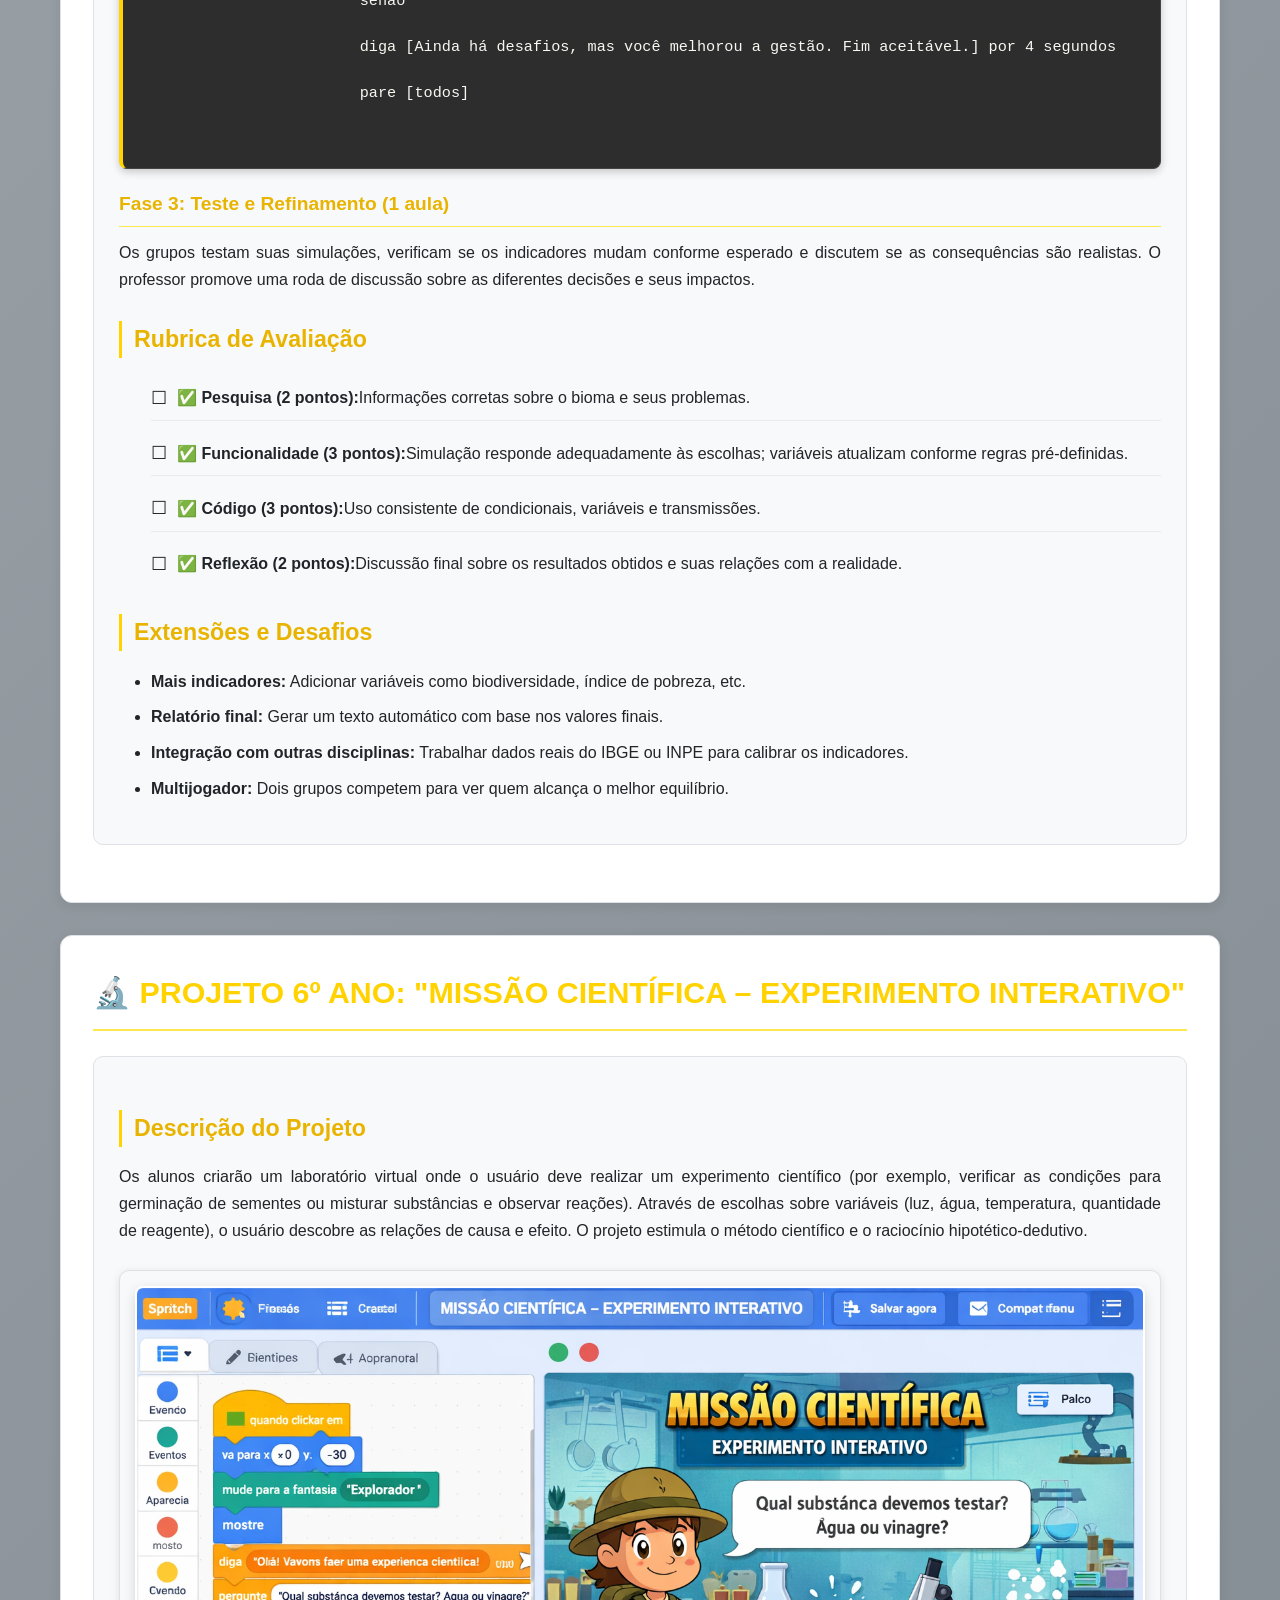
<file: projetos_6_ano.html>
<!DOCTYPE html>
<!-- Declara o tipo de documento como HTML5, garantindo que o navegador interprete o conteúdo corretamente. -->

<!--
    ===================================================================
    Projetos 6º Ano: Narrativa Interativa | Scratch EF II
    ===================================================================
    Objetivo: Apresentar projetos didáticos para o 6º ano do ensino fundamental utilizando Scratch, incluindo narrativa interativa, labirinto numérico, decisões territoriais e experimento científico, com alinhamento BNCC, passo a passo, rubricas e extensões.
    Autor : Gisele Nunes, Rodrigo Barbosa
    Data  : 2026
    ===================================================================
-->

<html lang="pt-BR"> <!-- Define o idioma principal da página como português do Brasil. -->

<head> <!-- Início da seção de cabeçalho, que contém metadados e links para recursos externos. -->
    <meta charset="UTF-8">
    <!-- Define a codificação de caracteres como UTF-8, suportando acentos e caracteres especiais. -->
    <meta name="viewport" content="width=device-width, initial-scale=1.0">
    <!-- Configura a viewport para dispositivos móveis, garantindo escalonamento adequado. -->
    <title>Projetos 6º Ano: Narrativa Interativa | Scratch EF II</title> <!-- Título exibido na aba do navegador. -->
    <link rel="stylesheet" href="style.css"> <!-- Vincula o arquivo CSS externo para estilização da página. -->
</head> <!-- Fim da seção de cabeçalho. -->

<body> <!-- Início do corpo da página, onde todo o conteúdo visível é inserido. -->
    <header> <!-- Seção de cabeçalho da página, contendo logotipo, título e navegação. -->
        <div class="header-top"> <!-- Div para a parte superior do cabeçalho (logo e título principal). -->
            <div class="container"> <!-- Container para centralizar e limitar a largura do conteúdo. -->
                <div class="logo-container"> <!-- Div que agrupa a imagem da logo e o nome da instituição. -->
                    <img src="UTFPR_logo.png" alt="UTFPR Logo" class="logo"> <!-- Imagem da logo da UTFPR. -->
                    <div class="institution-name"> <!-- Nome da universidade e campus. -->
                        Universidade Tecnológica Federal do Paraná<br> <!-- Linha com o nome completo. -->
                        <small>Campus Siqueira Campos</small> <!-- Informação do campus em tamanho menor. -->
                    </div>
                </div>
                <div class="header-title"> <!-- Título do material didático. -->
                    Scratch na Educação Básica<br> <!-- Linha principal. -->
                    <small>Material Didático para Professores do 6º ao 9º Ano</small> <!-- Subtítulo. -->
                </div>
            </div>
        </div>
        <div class="header-bottom"> <!-- Parte inferior do cabeçalho, contendo o menu de navegação. -->
            <div class="container">
                <nav> <!-- Elemento semântico para agrupar links de navegação. -->
                    <ul> <!-- Lista não ordenada com os itens do menu. -->
                        <li><a href="index.html">Página Inicial</a></li> <!-- Link para a página inicial. -->
                        <li><a href="primeiros_passos.html">Primeiros Passos</a></li>
                        <!-- Link para guia de primeiros passos. -->
                        <li><a href="projetos_6_ano.html">Projetos 6º Ano</a></li>
                        <!-- Link para a página atual (projetos do 6º ano). -->
                        <li><a href="projetos_7_ano.html">Projetos 7º Ano</a></li>
                        <!-- Link para projetos do 7º ano. -->
                        <li><a href="projetos_8_ano.html">Projetos 8º Ano</a></li>
                        <!-- Link para projetos do 8º ano. -->
                        <li><a href="projetos_9_ano.html">Projetos 9º Ano</a></li>
                        <!-- Link para projetos do 9º ano. -->
                        <li><a href="planos_de_aula.html">Planos de Aula</a></li> <!-- Link para planos de aula. -->
                        <li><a href="referencias_bncc.html">Referências BNCC</a></li>
                        <!-- Link para referências da BNCC. -->
                    </ul>
                </nav>
            </div>
        </div>
    </header> <!-- Fim do cabeçalho. -->

    <main> <!-- Conteúdo principal da página. -->
        <div class="container"> <!-- Container para alinhamento e responsividade. -->
            <div class="page-header"> <!-- Cabeçalho específico da página de projetos. -->
                <h1>Projetos Didáticos - 6º Ano</h1> <!-- Título principal da página. -->
                <p class="subtitle">Narrativas Interativas: a arte de contar histórias com código</p>
                <!-- Subtítulo descritivo. -->
            </div>

            <!-- ============================================================ -->
            <!-- PROJETO PRINCIPAL: NARRATIVA INTERATIVA (A AVENTURA DA ESCOLHA) -->
            <!-- ============================================================ -->
            <div class="content-section"> <!-- Seção de conteúdo para o projeto principal. -->
                <h2>🎮 PROJETO 6º ANO: "A AVENTURA DA ESCOLHA"</h2> <!-- Título do projeto com emoji. -->

                <div class="projeto-ano"> <!-- Div específica para detalhes do projeto. -->
                    <h3>Descrição do Projeto</h3> <!-- Subtítulo. -->
                    <p>Os alunos criarão uma história interativa onde o usuário toma decisões que afetam o desenrolar da
                        narrativa. O projeto explora sequências, eventos, sincronização de diálogos e o uso de múltiplos
                        cenários. Ao final, a história deve ter pelo menos três finais diferentes.</p>
                    <!-- Parágrafo descritivo. -->

                    <div class="image-container"> <!-- Contêiner para a imagem ilustrativa. -->
                        <img src="a_aventura_da_escolha.png" alt="A Aventura da escolha" class="content-image">
                        <!-- Imagem representativa do projeto. -->
                    </div>

                    <h3>Objetivos de Aprendizagem</h3> <!-- Subtítulo. -->
                    <ul> <!-- Lista não ordenada com objetivos. -->
                        <li><strong>Cognitivos:</strong> Desenvolver estrutura narrativa (início, meio, fim),
                            compreender relações de causa e consequência, expressar ideias através de personagens e
                            cenários.</li>
                        <li><strong>Técnicos:</strong> Utilizar blocos de eventos (<code>quando ⚑ for clicado</code>,
                            <code>quando este sprite for clicado</code>), blocos de aparência (<code>diga</code>,
                            <code>mude para o cenário</code>), blocos de controle (<code>espere</code>,
                            <code>se-então</code>) e o bloco <code>pergunte e espere</code>.
                        </li>
                        <li><strong>Socioemocionais:</strong> Trabalhar em equipe, planejar em conjunto, respeitar as
                            escolhas do usuário e avaliar as consequências das decisões.</li>
                    </ul>

                    <div class="bncc-box"> <!-- Caixa destacada para alinhamento com a BNCC e DCE-PR. -->
                        <h4>📚 Alinhamento com a BNCC e DCE-PR</h4>
                        <ul>
                            <li><strong>EF67LP19</strong> – Planejar e produzir textos digitais (histórias interativas)
                                considerando recursos hipermidiáticos.</li>
                            <li><strong>EF69LP46</strong> – Utilizar ferramentas de produção digital (Scratch) para
                                criar narrativas com múltiplas possibilidades.</li>
                            <li><strong>EF69LP47</strong> – Analisar e construir textos com escolhas que levem o leitor
                                a diferentes caminhos.</li>
                            <li><strong>Competência Geral 5</strong> – Cultura Digital: compreender, usar e criar
                                tecnologias digitais de forma crítica e significativa.</li>
                        </ul>
                    </div>

                    <h3>Passo a Passo do Projeto</h3> <!-- Subtítulo. -->

                    <h4>Fase 1: Planejamento da História (1 aula de 50 min)</h4> <!-- Etapa 1. -->
                    <p><strong>Atividade:</strong> Os alunos, em duplas ou trios, devem planejar a história usando um
                        storyboard. O professor fornece um modelo:</p>
                    <div class="storyboard"> <!-- Bloco com exemplo de storyboard. -->
                        <p><strong>Storyboard - "A Floresta Misteriosa"</strong></p>
                        <p><strong>Cena 1:</strong> Personagem principal (uma menina) está na entrada da floresta.</p>
                        <p>➡️ Escolha: (1) Entrar na floresta / (2) Voltar para casa</p>
                        <p><strong>Cena 2 (escolha 1):</strong> Dentro da floresta, encontra um animal falante.</p>
                        <p>➡️ Escolha: (1) Seguir o animal / (2) Ignorar</p>
                        <p><strong>Cena 3 (escolha 1.1):</strong> O animal leva a um tesouro → Final feliz.</p>
                        <p><strong>Cena 3 (escolha 1.2):</strong> Se perde e encontra uma cabana → Final surpresa.</p>
                        <p><strong>Cena 2 (escolha 2):</strong> Volta para casa → Final neutro.</p>
                    </div>
                    <p>Os alunos devem desenhar os cenários, listar os sprites (personagens) e escrever os diálogos para
                        cada escolha.</p>

                    <h4>Fase 2: Implementação no Scratch (2 aulas)</h4> <!-- Etapa 2. -->
                    <p><strong>Preparação:</strong> Adicionar os sprites (personagens) e os cenários conforme o
                        storyboard.</p>
                    <p><strong>Código da Cena Inicial (Sprite Principal):</strong></p>
                    <div class="scratch-code"> <!-- Bloco de código estilo Scratch (texto pré-formatado). -->
                        quando ⚑ for clicado<br>
                        mude para o cenário [cena_inicial]<br>
                        mostre<br>
                        diga [Você está na entrada da Floresta Misteriosa. O que deseja fazer?] por 4 segundos<br>
                        pergunte [1 - Entrar na floresta 2 - Voltar para casa] e espere<br>
                        se &lt;(resposta) = [1]&gt; então<br>
                        transmita [entrar_floresta]<br>
                        senão<br>
                        transmita [voltar_casa]<br>
                    </div>

                    <p><strong>Sprite do Cenário (quando a escolha é feita):</strong></p>
                    <div class="scratch-code">
                        quando eu receber [entrar_floresta]<br>
                        mude para o cenário [dentro_floresta]<br>
                        diga [Você adentra a floresta e avista um animal falante!] por 3 segundos<br>
                        pergunte [1 - Seguir o animal 2 - Ignorar] e espere<br>
                        se &lt;(resposta) = [1]&gt; então<br>
                        transmita [seguir_animal]<br>
                        senão<br>
                        transmita [ignorar_animal]<br>
                    </div>

                    <p><strong>Finais Alternativos:</strong></p>
                    <div class="scratch-code">
                        quando eu receber [seguir_animal]<br>
                        mude para o cenário [tesouro]<br>
                        diga [O animal te leva até um baú cheio de ouro! Parabéns, você encontrou o tesouro!] por 5
                        segundos<br>
                        toque o som [cheer]<br>
                        pare [todos]<br>
                        <br>
                        quando eu receber [ignorar_animal]<br>
                        mude para o cenário [perdido]<br>
                        diga [Você se perde e encontra uma cabana assombrada...] por 4 segundos<br>
                        toque o som [scream]<br>
                        diga [Fim da aventura!] por 3 segundos<br>
                        pare [todos]<br>
                        <br>
                        quando eu receber [voltar_casa]<br>
                        mude para o cenário [casa]<br>
                        diga [Você decide voltar para casa. Que pena! Talvez outro dia você tenha coragem...] por 5
                        segundos<br>
                        toque o som [crickets]<br>
                        pare [todos]<br>
                    </div>

                    <h4>Fase 3: Teste e Refinamento (1 aula)</h4> <!-- Etapa 3. -->
                    <p>Os alunos devem testar seus projetos com colegas e ajustar os tempos, os diálogos e corrigir
                        possíveis erros (debug). O professor circula pela sala oferecendo suporte e incentivando a
                        criatividade.</p>

                    <h3>Rubrica de Avaliação</h3> <!-- Critérios de avaliação. -->
                    <ul class="checklist">
                        <li><strong>✅ Planejamento (2 pontos):</strong> Storyboard completo com início, meio e fim; pelo
                            menos três finais diferentes.</li>
                        <li><strong>✅ Funcionalidade (3 pontos):</strong> Projeto executa sem erros; todas as escolhas
                            funcionam corretamente.</li>
                        <li><strong>✅ Código (3 pontos):</strong> Uso adequado de blocos de eventos, condicionais e
                            transmissões; código organizado e comentado.</li>
                        <li><strong>✅ Criatividade (2 pontos):</strong> Personagens e cenários originais; diálogos
                            envolventes; elementos surpresa.</li>
                    </ul>

                    <h3>Extensões e Desafios</h3> <!-- Sugestões de aprofundamento. -->
                    <ul>
                        <li><strong>Adicionar pontuação:</strong> Crie uma variável "pontuação" que aumenta conforme o
                            usuário faz boas escolhas.</li>
                        <li><strong>Usar o bloco de tempo:</strong> Inclua um cronômetro para que o jogador tenha um
                            tempo limite para tomar decisões.</li>
                        <li><strong>Incluir sons ambientes:</strong> Sons de floresta, suspense, etc., para tornar a
                            experiência mais imersiva.</li>
                        <li><strong>Transformar em jogo de tabuleiro:</strong> Em grupo, criar uma versão analógica com
                            cartas e dados.</li>
                    </ul>
                </div>
            </div>

            <!-- ============================================================ -->
            <!-- PROJETO MATEMÁTICA: LABIRINTO NUMÉRICO – A JORNADA DO ALGORITMO -->
            <!-- ============================================================ -->
            <div class="content-section">
                <h2>📐 PROJETO 6º ANO: "LABIRINTO NUMÉRICO – A JORNADA DO ALGORITMO"</h2>

                <div class="projeto-ano">
                    <h3>Descrição do Projeto</h3>
                    <p>Os alunos criarão um jogo interativo de labirinto onde o usuário precisa resolver desafios
                        matemáticos (operações, sequências ou lógica) para avançar. Cada porta ou encruzilhada exige a
                        resposta correta para prosseguir. O projeto trabalha raciocínio abstrato, representação de
                        algoritmos e uso de operadores aritméticos e lógicos no Scratch.</p>

                    <div class="image-container">
                        <img src="labirinto_numerico.png" alt="Labiribto Numerico" class="content-image">
                    </div>

                    <h3>Objetivos de Aprendizagem</h3>
                    <ul>
                        <li><strong>Cognitivos:</strong> Desenvolver pensamento computacional por meio da formalização
                            de sequências e condicionais; aplicar conceitos matemáticos (adição, subtração,
                            multiplicação, divisão, múltiplos, divisores) em situações-problema.</li>
                        <li><strong>Técnicos:</strong> Utilizar blocos de operadores (<code>+</code>, <code>-</code>,
                            <code>*</code>, <code>/</code>, <code>&gt;</code>, <code>&lt;</code>, <code>=</code>),
                            variáveis, <code>se-então-senão</code>, <code>pergunte e espere</code> e eventos de
                            transmissão para navegação no labirinto.
                        </li>
                        <li><strong>Socioemocionais:</strong> Persistência na resolução de problemas, colaboração para
                            criar desafios equilibrados e responsabilidade ao testar cenários com diferentes níveis de
                            dificuldade.</li>
                    </ul>

                    <div class="bncc-box">
                        <h4>📚 Alinhamento com a BNCC e DCE-PR</h4>
                        <ul>
                            <li><strong>EF06MA05</strong> – Resolver e elaborar problemas que envolvam as ideias de
                                múltiplo e divisor.</li>
                            <li><strong>EF06MA07</strong> – Compreender e utilizar a relação entre divisibilidade e os
                                conceitos de múltiplo e divisor.</li>
                            <li><strong>EF06MA28</strong> – Interpretar e construir fluxogramas e algoritmos para
                                resolver problemas matemáticos.</li>
                            <li><strong>Competência Geral 4</strong> – Utilizar conhecimentos matemáticos para
                                compreender e atuar no mundo.</li>
                        </ul>
                    </div>

                    <h3>Passo a Passo do Projeto</h3>

                    <h4>Fase 1: Planejamento do Labirinto e Desafios (1 aula)</h4>
                    <p><strong>Atividade:</strong> Em duplas, os alunos esboçam o labirinto (mínimo 3
                        salas/encruzilhadas) e definem os desafios matemáticos para cada transição. O professor fornece
                        um modelo:</p>
                    <div class="storyboard">
                        <p><strong>Storyboard - "Labirinto do Minotauro Matemático"</strong></p>
                        <p><strong>Sala 1:</strong> Entrada do labirinto. O guardião pergunta: "Qual o resultado de 12 ×
                            7?"</p>
                        <p>➡️ Resposta correta: abre porta para Sala 2 / Errada: volta ao início.</p>
                        <p><strong>Sala 2:</strong> Encruzilhada com três caminhos. Desafio: "O número 36 é divisível
                            por quantos números? Digite a quantidade."</p>
                        <p>➡️ Acerto: abre caminho para Sala 3 / Erro: perde uma vida ou volta.</p>
                        <p><strong>Sala 3:</strong> Desafio final: "Complete a sequência: 2, 6, 12, 20, __" (resposta
                            30).</p>
                        <p>➡️ Sucesso: saída do labirinto e mensagem de vitória.</p>
                    </div>
                    <p>Os alunos devem listar os sprites (personagem, portas, placas) e os valores das respostas
                        esperadas.</p>

                    <h4>Fase 2: Implementação no Scratch (2 aulas)</h4>
                    <p><strong>Preparação:</strong> Criar cenários para cada sala e o personagem principal (pode ser um
                        ponto ou sprite que se movimenta). Usar variáveis para vidas ou pontuação.</p>
                    <p><strong>Código da Sala 1 (personagem principal):</strong></p>
                    <div class="scratch-code">
                        quando ⚑ for clicado<br>
                        mude para o cenário [sala1]<br>
                        pergunte [Qual o resultado de 12 × 7?] e espere<br>
                        se &lt;(resposta) = [84]&gt; então<br>
                        transmita [abrir_porta2]<br>
                        senão<br>
                        diga [Resposta errada! Tente novamente.] por 2 segundos<br>
                        transmita [voltar_inicio]<br>
                    </div>

                    <p><strong>Recepção da transmissão (mudança de sala):</strong></p>
                    <div class="scratch-code">
                        quando eu receber [abrir_porta2]<br>
                        mude para o cenário [sala2]<br>
                        pergunte [O número 36 é divisível por quantos números?] e espere<br>
                        se &lt;(resposta) = [9]&gt; então<br>
                        transmita [abrir_porta3]<br>
                        senão<br>
                        diga [Errou! Você perde uma vida.] por 2 segundos<br>
                        altere [vidas] por (-1)<br>
                        se &lt;(vidas) = [0]&gt; então<br>
                        transmita [game_over]<br>
                    </div>

                    <p><strong>Finalização e mensagem de vitória:</strong></p>
                    <div class="scratch-code">
                        quando eu receber [abrir_porta3]<br>
                        mude para o cenário [sala3]<br>
                        pergunte [Complete a sequência: 2, 6, 12, 20, __] e espere<br>
                        se &lt;(resposta) = [30]&gt; então<br>
                        mude para o cenário [saida]<br>
                        diga [Parabéns! Você escapou do labirinto matemático!] por 4 segundos<br>
                        pare [todos]<br>
                        senão<br>
                        diga [Fim da jornada...] por 2 segundos<br>
                        pare [todos]<br>
                    </div>

                    <h4>Fase 3: Teste e Refinamento (1 aula)</h4>
                    <p>Os alunos testam os jogos com colegas, verificam se as respostas esperadas estão corretas e
                        ajustam as mensagens de feedback. O professor incentiva a criação de pelo menos três níveis com
                        operações variadas.</p>

                    <h3>Rubrica de Avaliação</h3>
                    <ul class="checklist">
                        <li><strong>✅ Planejamento (2 pontos):</strong> Labirinto com pelo menos 3 salas/desafios;
                            respostas matematicamente corretas.</li>
                        <li><strong>✅ Funcionalidade (3 pontos):</strong> Navegação entre salas funciona; respostas
                            certas levam adiante, erradas retrocedem ou geram game over.</li>
                        <li><strong>✅ Código (3 pontos):</strong> Uso adequado de operadores, condicionais e variáveis;
                            estrutura lógica clara.</li>
                        <li><strong>✅ Criatividade (2 pontos):</strong> História envolvente, cenários elaborados e
                            desafios variados.</li>
                    </ul>

                    <h3>Extensões e Desafios</h3>
                    <ul>
                        <li><strong>Sistema de pontuação:</strong> Atribuir pontos por acertos e bônus por rapidez.</li>
                        <li><strong>Níveis de dificuldade:</strong> Permitir que o usuário escolha entre desafios
                            fáceis, médios ou difíceis.</li>
                        <li><strong>Uso de sensores:</strong> Adicionar um temporizador que força respostas rápidas.
                        </li>
                        <li><strong>Integração com outras disciplinas:</strong> Criar desafios envolvendo padrões
                            geométricos ou frações.</li>
                    </ul>
                </div>
            </div>

            <!-- ============================================================ -->
            <!-- PROJETO GEOGRAFIA: DECISÕES TERRITORIAIS – O CUIDADO COM O BIOMA -->
            <!-- ============================================================ -->
            <div class="content-section">
                <h2>🌍 PROJETO 6º ANO: "DECISÕES TERRITORIAIS – O CUIDADO COM O BIOMA"</h2>

                <div class="projeto-ano">
                    <h3>Descrição do Projeto</h3>
                    <p>Os alunos desenvolverão uma simulação interativa onde o usuário assume o papel de gestor
                        ambiental e precisa tomar decisões sobre uso do solo, conservação de recursos e desenvolvimento
                        sustentável em um bioma brasileiro (Amazônia, Cerrado ou Mata Atlântica). Cada escolha impacta
                        indicadores como desmatamento, qualidade da água e qualidade de vida da população, exigindo
                        raciocínio sistêmico e análise de consequências.</p>

                    <div class="image-container">
                        <img src="decisoes_territoriais.png" alt="decisoes Territoriais" class="content-image">
                    </div>

                    <h3>Objetivos de Aprendizagem</h3>
                    <ul>
                        <li><strong>Cognitivos:</strong> Compreender relações entre ações humanas e impactos ambientais;
                            identificar conflitos socioambientais e propor soluções equilibradas.</li>
                        <li><strong>Técnicos:</strong> Utilizar variáveis para armazenar indicadores, blocos
                            <code>se-então</code> para representar consequências, transmissões para mudar cenários e
                            <code>pergunte e espere</code> para coletar decisões.
                        </li>
                        <li><strong>Socioemocionais:</strong> Desenvolver empatia por comunidades tradicionais,
                            pensamento crítico sobre sustentabilidade e responsabilidade coletiva.</li>
                    </ul>

                    <div class="bncc-box">
                        <h4>📚 Alinhamento com a BNCC e DCE-PR</h4>
                        <ul>
                            <li><strong>EF06GE08</strong> – Analisar a importância da preservação dos biomas brasileiros
                                e as consequências do uso predatório.</li>
                            <li><strong>EF06GE11</strong> – Compreender os impactos socioambientais decorrentes de
                                atividades econômicas.</li>
                            <li><strong>EF69LP46</strong> – Utilizar ferramentas de produção digital para simular
                                cenários e comunicar ideias.</li>
                            <li><strong>Competência Geral 7</strong> – Argumentar com base em fatos e dados para
                                formular, negociar e defender ideias.</li>
                        </ul>
                    </div>

                    <h3>Passo a Passo do Projeto</h3>

                    <h4>Fase 1: Pesquisa e Storyboard (1 aula)</h4>
                    <p><strong>Atividade:</strong> Cada grupo escolhe um bioma brasileiro e pesquisa seus principais
                        problemas ambientais. Com base nisso, criam um storyboard com 3 a 4 cenários de decisão. O
                        professor disponibiliza um modelo:</p>
                    <div class="storyboard">
                        <p><strong>Storyboard - "Gestão da Amazônia"</strong></p>
                        <p><strong>Cenário 1:</strong> Apresentação do bioma e indicadores iniciais (desmatamento: 10%,
                            qualidade da água: 80%, qualidade de vida: 70%).</p>
                        <p>➡️ Escolha 1: (1) Permitir exploração madeireira controlada / (2) Criar reserva extrativista.
                        </p>
                        <p><strong>Cenário 2 (escolha 1):</strong> Exploração gera empregos, mas aumenta desmatamento.
                            Nova decisão: (A) Fiscalizar rigorosamente / (B) Ignorar fiscalização.</p>
                        <p><strong>Cenário 2 (escolha 2):</strong> Reserva protege a floresta, mas gera conflitos com
                            madeireiros. Decisão: (A) Investir em turismo sustentável / (B) Ceder à pressão.</p>
                        <p><strong>Cenário Final:</strong> Indicadores atualizados levam a finais distintos (equilíbrio,
                            colapso ambiental, desenvolvimento sustentável).</p>
                    </div>
                    <p>Os alunos devem listar os indicadores (variáveis) que serão afetados e os valores de cada
                        decisão.</p>

                    <h4>Fase 2: Implementação no Scratch (2 aulas)</h4>
                    <p><strong>Preparação:</strong> Criar cenários para cada fase e sprites que representem os
                        personagens (líder comunitário, empresário, etc.).</p>
                    <p><strong>Código da tela inicial (Sprite Principal):</strong></p>
                    <div class="scratch-code">
                        quando ⚑ for clicado<br>
                        mude para o cenário [apresentacao_amazonia]<br>
                        diga [Você é o gestor ambiental da Amazônia. Seus indicadores atuais:] por 3 segundos<br>
                        diga [Desmatamento: 10% | Água: 80% | Qualidade de vida: 70%] por 3 segundos<br>
                        pergunte [Qual ação inicial? 1 - Explorar madeira 2 - Criar reserva] e espere<br>
                        se &lt;(resposta) = [1]&gt; então<br>
                        transmita [exploracao_controlada]<br>
                        senão<br>
                        transmita [reserva_extrativista]<br>
                    </div>

                    <p><strong>Atualização de indicadores e segundo cenário:</strong></p>
                    <div class="scratch-code">
                        quando eu receber [exploracao_controlada]<br>
                        mude para o cenário [pos_exploracao]<br>
                        altere [desmatamento] por (5)<br>
                        altere [qualidade_vida] por (10)<br>
                        diga [Desmatamento subiu para 15%, mas empregos aumentaram!] por 2 segundos<br>
                        pergunte [Agora, fiscalizar? 1 - Sim, com multas 2 - Não] e espere<br>
                        se &lt;(resposta) = [1]&gt; então<br>
                        transmita [fiscalizacao]<br>
                        senão<br>
                        transmita [sem_fiscalizacao]<br>
                    </div>

                    <p><strong>Finalização com análise dos indicadores:</strong></p>
                    <div class="scratch-code">
                        quando eu receber [fiscalizacao]<br>
                        altere [desmatamento] por (-2)<br>
                        altere [qualidade_agua] por (5)<br>
                        se &lt;(desmatamento) &lt; [10]&gt; então<br>
                        diga [Parabéns! Você equilibrou desenvolvimento e conservação. Fim sustentável.] por 4
                        segundos<br>
                        senão<br>
                        diga [Ainda há desafios, mas você melhorou a gestão. Fim aceitável.] por 4 segundos<br>
                        pare [todos]<br>
                    </div>

                    <h4>Fase 3: Teste e Refinamento (1 aula)</h4>
                    <p>Os grupos testam suas simulações, verificam se os indicadores mudam conforme esperado e discutem
                        se as consequências são realistas. O professor promove uma roda de discussão sobre as diferentes
                        decisões e seus impactos.</p>

                    <h3>Rubrica de Avaliação</h3>
                    <ul class="checklist">
                        <li><strong>✅ Pesquisa (2 pontos):</strong> Informações corretas sobre o bioma e seus problemas.
                        </li>
                        <li><strong>✅ Funcionalidade (3 pontos):</strong> Simulação responde adequadamente às escolhas;
                            variáveis atualizam conforme regras pré-definidas.</li>
                        <li><strong>✅ Código (3 pontos):</strong> Uso consistente de condicionais, variáveis e
                            transmissões.</li>
                        <li><strong>✅ Reflexão (2 pontos):</strong> Discussão final sobre os resultados obtidos e suas
                            relações com a realidade.</li>
                    </ul>

                    <h3>Extensões e Desafios</h3>
                    <ul>
                        <li><strong>Mais indicadores:</strong> Adicionar variáveis como biodiversidade, índice de
                            pobreza, etc.</li>
                        <li><strong>Relatório final:</strong> Gerar um texto automático com base nos valores finais.
                        </li>
                        <li><strong>Integração com outras disciplinas:</strong> Trabalhar dados reais do IBGE ou INPE
                            para calibrar os indicadores.</li>
                        <li><strong>Multijogador:</strong> Dois grupos competem para ver quem alcança o melhor
                            equilíbrio.</li>
                    </ul>
                </div>
            </div>

            <!-- ============================================================ -->
            <!-- PROJETO CIÊNCIAS: MISSÃO CIENTÍFICA – EXPERIMENTO INTERATIVO -->
            <!-- ============================================================ -->
            <div class="content-section">
                <h2>🔬 PROJETO 6º ANO: "MISSÃO CIENTÍFICA – EXPERIMENTO INTERATIVO"</h2>

                <div class="projeto-ano">
                    <h3>Descrição do Projeto</h3>
                    <p>Os alunos criarão um laboratório virtual onde o usuário deve realizar um experimento científico
                        (por exemplo, verificar as condições para germinação de sementes ou misturar substâncias e
                        observar reações). Através de escolhas sobre variáveis (luz, água, temperatura, quantidade de
                        reagente), o usuário descobre as relações de causa e efeito. O projeto estimula o método
                        científico e o raciocínio hipotético-dedutivo.</p>

                    <div class="image-container">
                        <img src="missao_cientifica.png" alt="Missao Cientifica" class="content-image">
                    </div>

                    <h3>Objetivos de Aprendizagem</h3>
                    <ul>
                        <li><strong>Cognitivos:</strong> Formular hipóteses, identificar variáveis controladas e
                            dependentes, analisar resultados experimentais e tirar conclusões.</li>
                        <li><strong>Técnicos:</strong> Utilizar variáveis para representar parâmetros experimentais,
                            condicionais para verificar hipóteses, operadores lógicos e <code>pergunte e espere</code>
                            para coletar escolhas.</li>
                        <li><strong>Socioemocionais:</strong> Desenvolver curiosidade científica, persistência na
                            tentativa e erro, e comunicação de resultados.</li>
                    </ul>

                    <div class="bncc-box">
                        <h4>📚 Alinhamento com a BNCC e DCE-PR</h4>
                        <ul>
                            <li><strong>EF06CI01</strong> – Investigar e classificar diferentes formas de reprodução e
                                crescimento de plantas.</li>
                            <li><strong>EF06CI04</strong> – Planejar e realizar experimentos que evidenciem fatores que
                                influenciam a germinação.</li>
                            <li><strong>EF06CI06</strong> – Analisar e descrever fenômenos físicos e químicos em
                                situações cotidianas.</li>
                            <li><strong>Competência Geral 2</strong> – Exercitar a curiosidade intelectual e utilizar as
                                ciências para compreender o mundo.</li>
                        </ul>
                    </div>

                    <h3>Passo a Passo do Projeto</h3>

                    <h4>Fase 1: Planejamento do Experimento (1 aula)</h4>
                    <p><strong>Atividade:</strong> Cada grupo escolhe um fenômeno científico (ex.: germinação de feijão,
                        dissolução de açúcar, reação de bicarbonato com vinagre). Elaboram um roteiro onde o usuário
                        pode escolher os valores das variáveis (ex.: quantidade de água, luz, temperatura). Definem qual
                        será o resultado para cada combinação.</p>
                    <div class="storyboard">
                        <p><strong>Storyboard - "Germinação do Feijão"</strong></p>
                        <p><strong>Fase 1 – Escolha das condições:</strong></p>
                        <p>➡️ Variável 1: Água (0 = sem água, 1 = pouca, 2 = ideal, 3 = encharcada)</p>
                        <p>➡️ Variável 2: Luz (0 = escuro total, 1 = luz indireta, 2 = luz direta)</p>
                        <p>➡️ Variável 3: Temperatura (0 = frio, 1 = ambiente, 2 = quente)</p>
                        <p><strong>Fase 2 – Resultado:</strong> O programa avalia as variáveis e mostra:</p>
                        <p>- "Germinação perfeita!" (água=2, luz=1, temp=1)</p>
                        <p>- "Não germinou – falta água"</p>
                        <p>- "Apodreceu – excesso de água"</p>
                        <p>- "Não germinou – temperatura inadequada"</p>
                    </div>
                    <p>Os alunos devem listar todas as combinações possíveis e os respectivos feedbacks.</p>

                    <h4>Fase 2: Implementação no Scratch (2 aulas)</h4>
                    <p><strong>Preparação:</strong> Criar cenários que representem o ambiente do experimento. Usar
                        variáveis para armazenar as escolhas.</p>
                    <p><strong>Código principal (Sprite do experimento):</strong></p>
                    <div class="scratch-code">
                        quando ⚑ for clicado<br>
                        mude para o cenário [laboratorio]<br>
                        pergunte [Quantidade de água? 0=nenhuma, 1=pouca, 2=ideal, 3=encharcada] e espere<br>
                        altere [agua] para (resposta)<br>
                        pergunte [Luz? 0=escuro, 1=indireta, 2=direta] e espere<br>
                        altere [luz] para (resposta)<br>
                        pergunte [Temperatura? 0=frio, 1=ambiente, 2=quente] e espere<br>
                        altere [temp] para (resposta)<br>
                        transmita [avaliar_germinacao]<br>
                    </div>

                    <p><strong>Avaliação das condições (usando condicionais aninhadas):</strong></p>
                    <div class="scratch-code">
                        quando eu receber [avaliar_germinacao]<br>
                        se &lt;(agua) = [2]&gt; e &lt;(luz) = [1]&gt; e &lt;(temp) = [1]&gt; então<br>
                        diga [Germinação perfeita! Planta saudável.] por 3 segundos<br>
                        senão<br>
                        se &lt;(agua) = [0]&gt; então<br>
                        diga [Não germinou – falta água.] por 3 segundos<br>
                        senão<br>
                        se &lt;(agua) = [3]&gt; então<br>
                        diga [Apodreceu – excesso de água.] por 3 segundos<br>
                        senão<br>
                        se &lt;(luz) = [0]&gt; ou &lt;(luz) = [2]&gt; então<br>
                        diga [Não germinou – luz inadequada.] por 3 segundos<br>
                        senão<br>
                        se &lt;(temp) = [0]&gt; ou &lt;(temp) = [2]&gt; então<br>
                        diga [Não germinou – temperatura inadequada.] por 3 segundos<br>
                        senão<br>
                        diga [Condições ruins. Tente novamente!] por 3 segundos<br>
                    </div>

                    <h4>Fase 3: Teste e Refinamento (1 aula)</h4>
                    <p>Os alunos testam todas as combinações possíveis e verificam se os feedbacks estão corretos.
                        Discutem a importância de controlar variáveis em experimentos reais. Podem aprimorar o projeto
                        com gráficos ou animações que ilustrem o resultado.</p>

                    <h3>Rubrica de Avaliação</h3>
                    <ul class="checklist">
                        <li><strong>✅ Planejamento (2 pontos):</strong> Roteiro científico claro, com definição das
                            variáveis e resultados esperados.</li>
                        <li><strong>✅ Funcionalidade (3 pontos):</strong> O programa responde corretamente para todas as
                            combinações de entrada; feedbacks condizem com o conhecimento científico.</li>
                        <li><strong>✅ Código (3 pontos):</strong> Uso adequado de condicionais, operadores lógicos e
                            variáveis; código comentado.</li>
                        <li><strong>✅ Criatividade e apresentação (2 pontos):</strong> Interface amigável, uso de
                            sons/imagens e explicação do método científico.</li>
                    </ul>

                    <h3>Extensões e Desafios</h3>
                    <ul>
                        <li><strong>Mais variáveis:</strong> Incluir pH do solo, tipo de solo, etc.</li>
                        <li><strong>Registro de tentativas:</strong> Criar um diário de bordo que armazena hipóteses e
                            resultados.</li>
                        <li><strong>Níveis de experimentação:</strong> Permitir que o usuário faça múltiplos
                            experimentos e veja gráficos.</li>
                        <li><strong>Integração com ciências:</strong> Simular um experimento sobre cadeia alimentar ou
                            reciclagem.</li>
                    </ul>
                </div>
            </div>

            <!-- ============================================================ -->
            <!-- OUTROS PROJETOS PARA 6º ANO (SUGESTÕES) -->
            <!-- ============================================================ -->
            <div class="content-section">
                <h2>Outras Ideias de Projetos para o 6º Ano</h2>
                <div class="card-grid">
                    <div class="nav-card">
                        <h3>Diário de Bordo</h3>
                        <p>O aluno cria um diário interativo onde cada dia representa uma nova cena. Pode incluir
                            efeitos sonoros e mudanças de cenário conforme o “tempo” passa.</p>
                    </div>
                    <div class="nav-card">
                        <h3>Conto Coletivo</h3>
                        <p>Em grupo, cada aluno programa um pedaço da história e usa transmissões para conectar as
                            partes, formando um conto colaborativo.</p>
                    </div>
                    <div class="nav-card">
                        <h3>Adaptação de Fábula</h3>
                        <p>Escolher uma fábula conhecida (A Cigarra e a Formiga, A Raposa e as Uvas) e criar uma versão
                            interativa onde o leitor pode escolher o comportamento dos personagens.</p>
                    </div>
                </div>
            </div>

            <!-- ============================================================ -->
            <!-- MATERIAL DE APOIO AO PROFESSOR -->
            <!-- ============================================================ -->
            <div class="content-section">
                <h2>Material de Apoio para o Professor</h2>
                <div class="info-box">
                    <h4>📌 Dicas para Gerenciar a Atividade</h4>
                    <ul>
                        <li><strong>Formação de duplas:</strong> Incentive a programação em pares (um escreve, outro
                            observa e sugere).</li>
                        <li><strong>Checklist de verificação:</strong> Forneça uma lista com os elementos obrigatórios
                            (mínimo de 3 finais, uso de pelo menos 2 cenários, etc.).</li>
                        <li><strong>Roda de apresentação:</strong> Reserve 15 minutos finais para que alguns grupos
                            apresentem suas histórias, compartilhando as decisões de design.</li>
                    </ul>
                </div>
                <div class="info-box">
                    <h4>📚 Sugestões de Leitura para os Alunos</h4>
                    <ul>
                        <li><em>“Escolha sua própria aventura”</em> – livros interativos que inspiram o formato.</li>
                        <li><em>“O jogo da vida”</em> – discussão sobre como escolhas afetam o rumo da narrativa.</li>
                    </ul>
                </div>
            </div>

            <!-- ============================================================ -->
            <!-- NAVEGAÇÃO ADICIONAL (LINKS PARA OUTRAS PÁGINAS) -->
            <!-- ============================================================ -->
            <div class="content-section">
                <h2>Navegação</h2>
                <div class="card-grid">
                    <a href="primeiros_passos.html" class="nav-card">
                        <h3>Primeiros Passos</h3>
                        <p>Guia Completo para Professores – do Básico ao Avançado
                        </p>
                    </a>
                    <a href="index.html" class="nav-card">
                        <h3>Página Inicial</h3>
                        <p>Voltar à cartilha principal</p>
                    </a>
                    <a href="projetos_7_ano.html" class="nav-card">
                        <h3>Projetos 7º Ano</h3>
                        <p>Jogos de Perguntas e Respostas</p>
                    </a>
                </div>
            </div>
        </div> <!-- Fim do container principal. -->
    </main> <!-- Fim do conteúdo principal. -->

    <footer> <!-- Rodapé da página. -->
        <div class="container">
            <div class="footer-content"> <!-- Div que organiza as seções do rodapé. -->
                <div class="footer-section"> <!-- Seção sobre a universidade. -->
                    <h3>UTFPR - Campus Siqueira Campos</h3>
                    <p>Universidade Tecnológica Federal do Paraná</p>
                    <p>Departamento de Computação</p>
                </div>
                <div class="footer-section"> <!-- Seção com links para recursos Scratch. -->
                    <h3>Recursos Scratch</h3>
                    <ul>
                        <li><a href="https://scratch.mit.edu" target="_blank" rel="noopener noreferrer">Site Oficial do
                                Scratch</a></li>
                        <li><a href="https://scratch.mit.edu/educators" target="_blank" rel="noopener noreferrer">Para
                                Educadores</a></li>
                        <li><a href="https://scratch.mit.edu/parents" target="_blank" rel="noopener noreferrer">Para
                                Pais</a></li>
                    </ul>
                </div>
                <div class="footer-section"> <!-- Seção de contato com e-mails dos autores. -->
                    <h3>Contato</h3>
                    <p>Email: giseleacn@gmail.com</p>
                    <p>Email: barbosa.rodrigo.1979@gmail.com</p>
                </div>
            </div>
            <div class="copyright"> <!-- Direitos autorais. -->
                &copy; 2026 UTFPR - Desenvolvido por Gisele Nunes e Rodrigo Barbosa. Todos os direitos reservados.
            </div>
        </div>
    </footer> <!-- Fim do rodapé. -->

    <button class="theme-toggle" id="themeToggle" aria-pressed="false"
        aria-label="Alternar tema claro e escuro">🌙</button> <!-- Botão para alternar entre tema claro/escuro. -->
    <script src="script.js"></script> <!-- Inclusão do arquivo JavaScript para funcionalidades interativas. -->
</body> <!-- Fim do corpo da página. -->

</html> <!-- Fim do documento HTML. -->
</file>
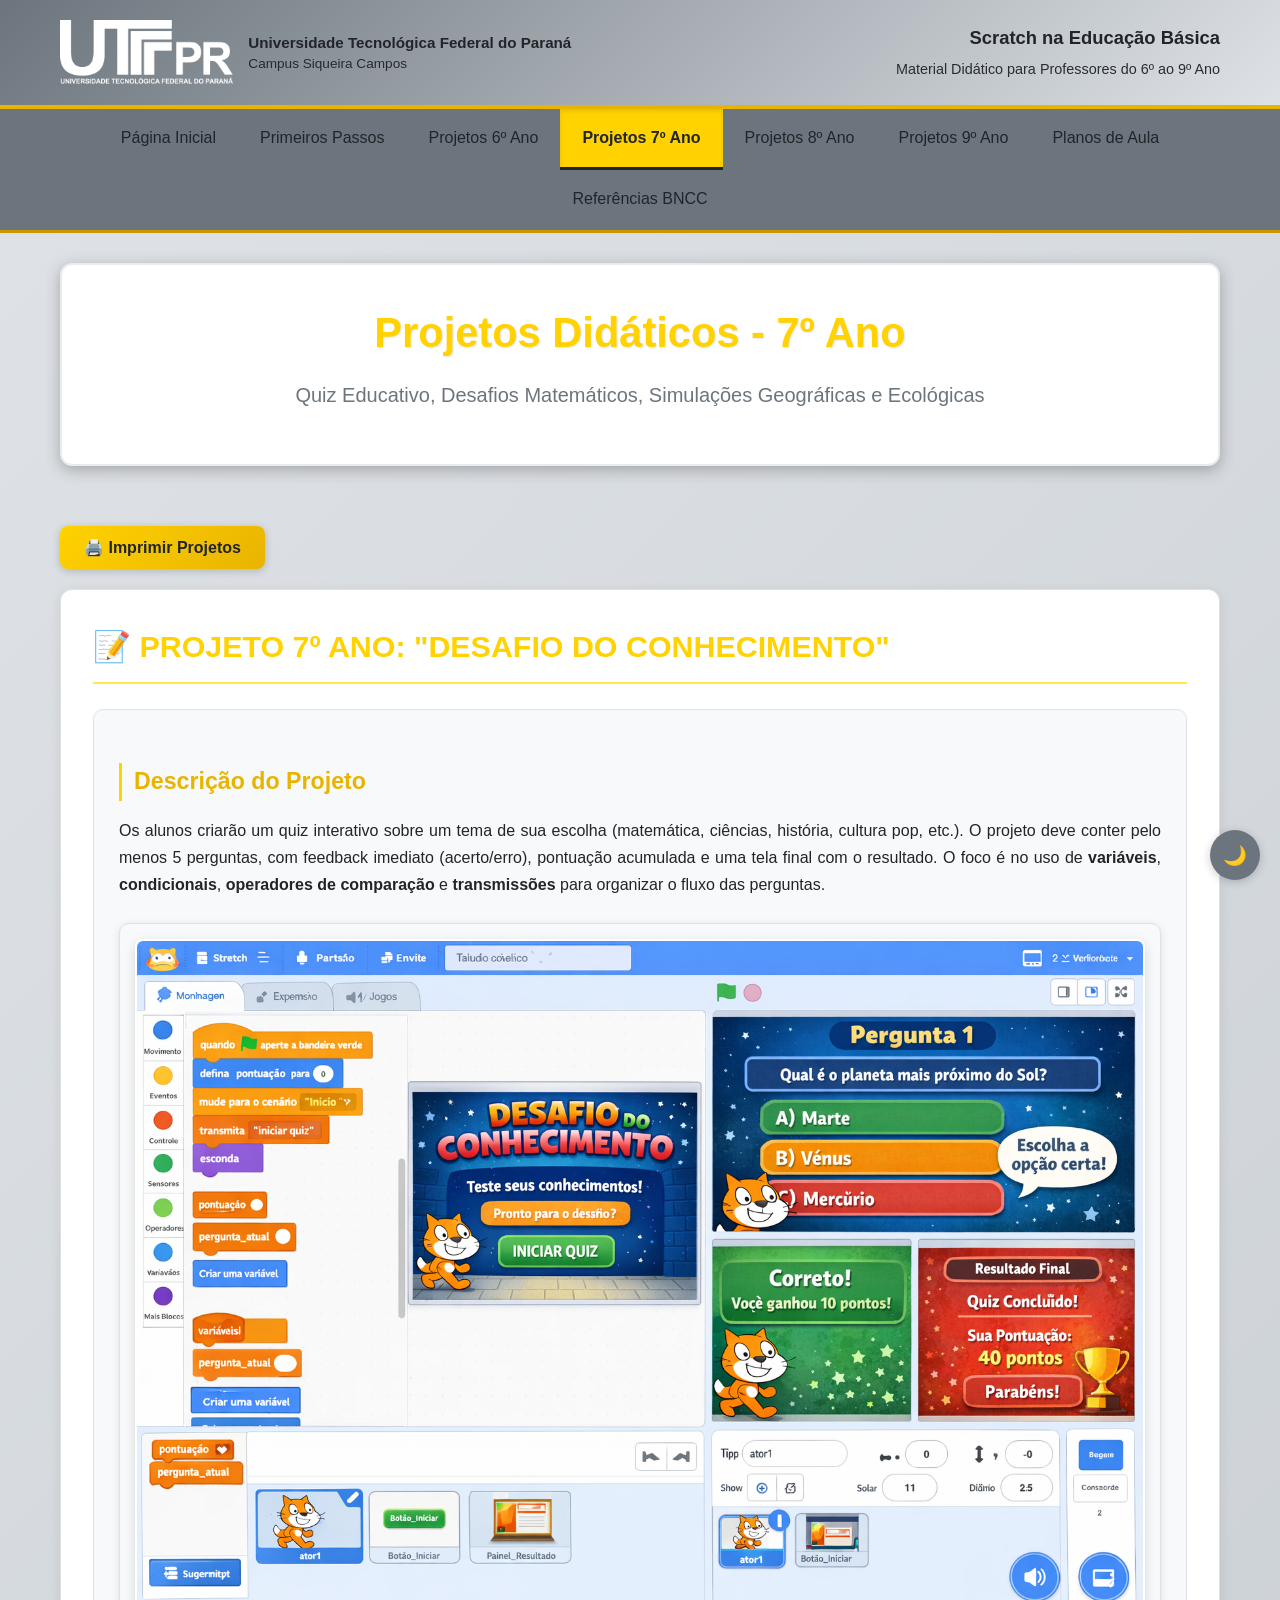
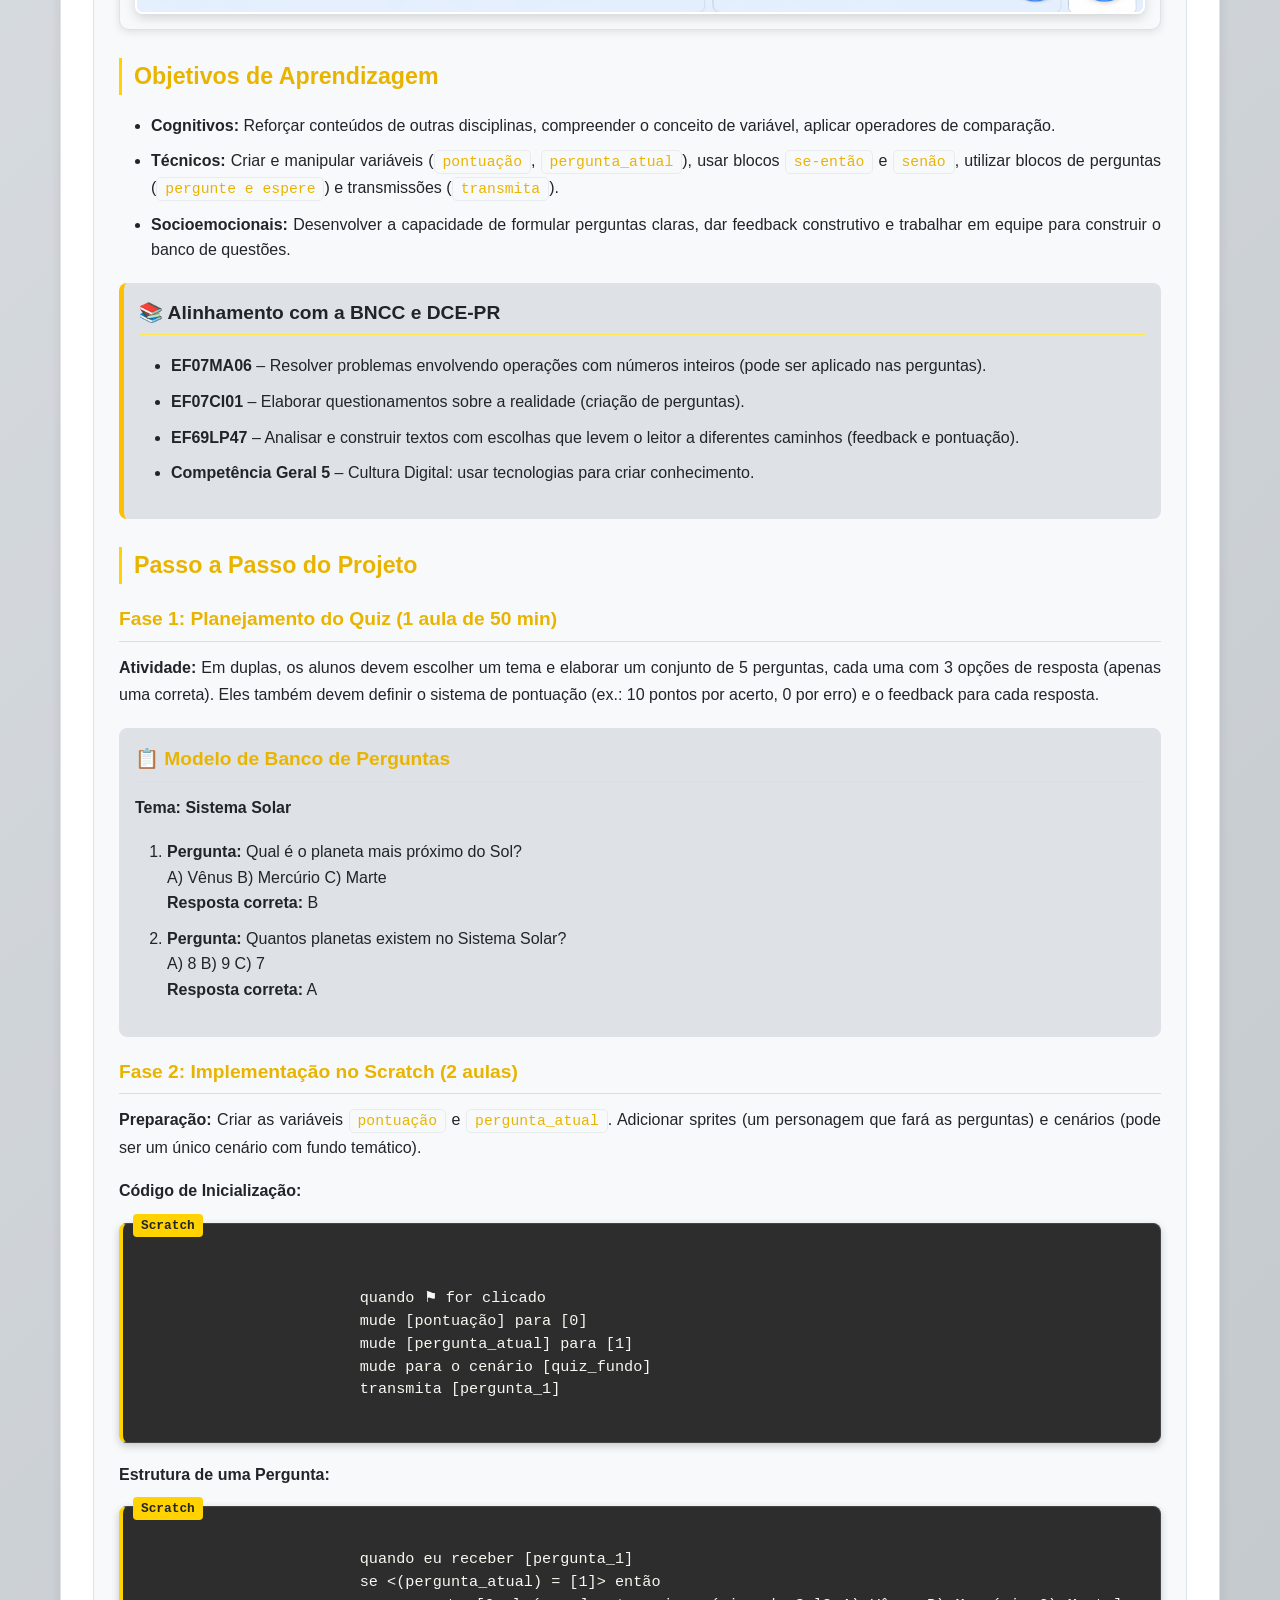
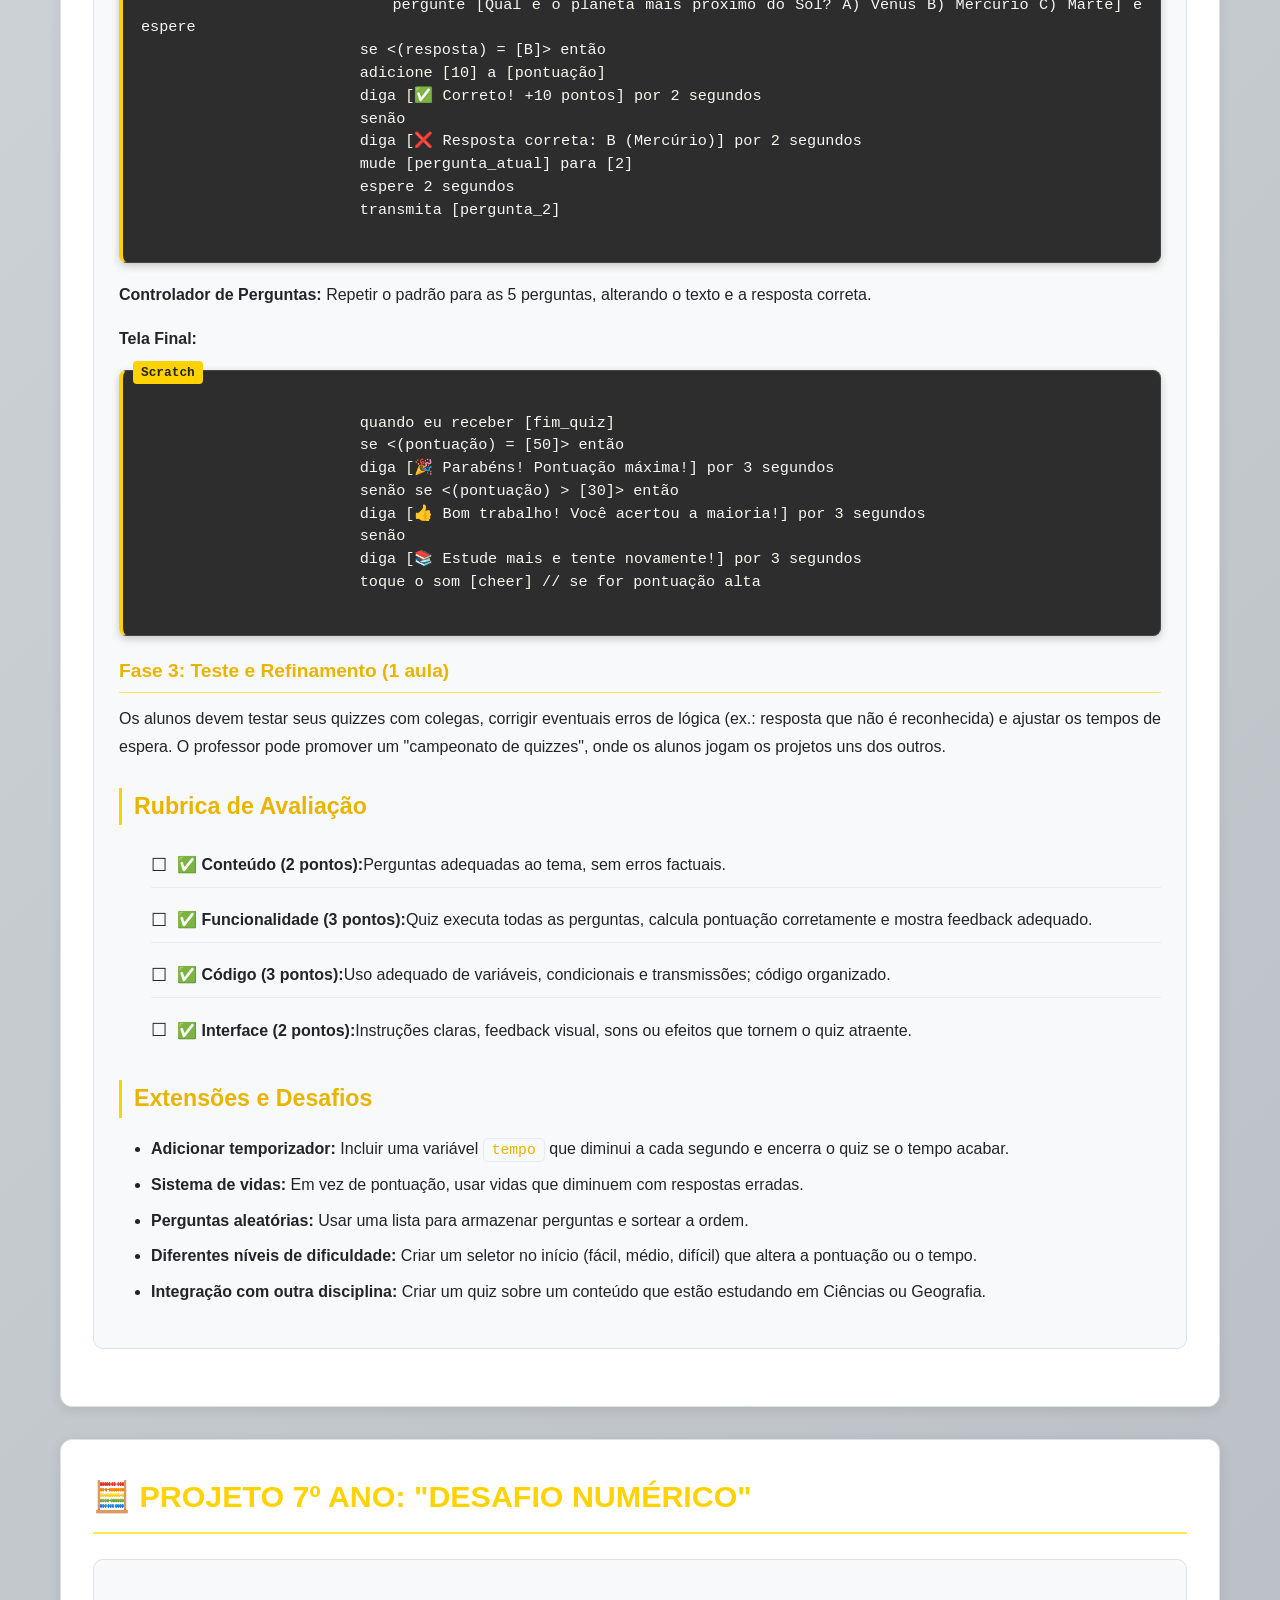
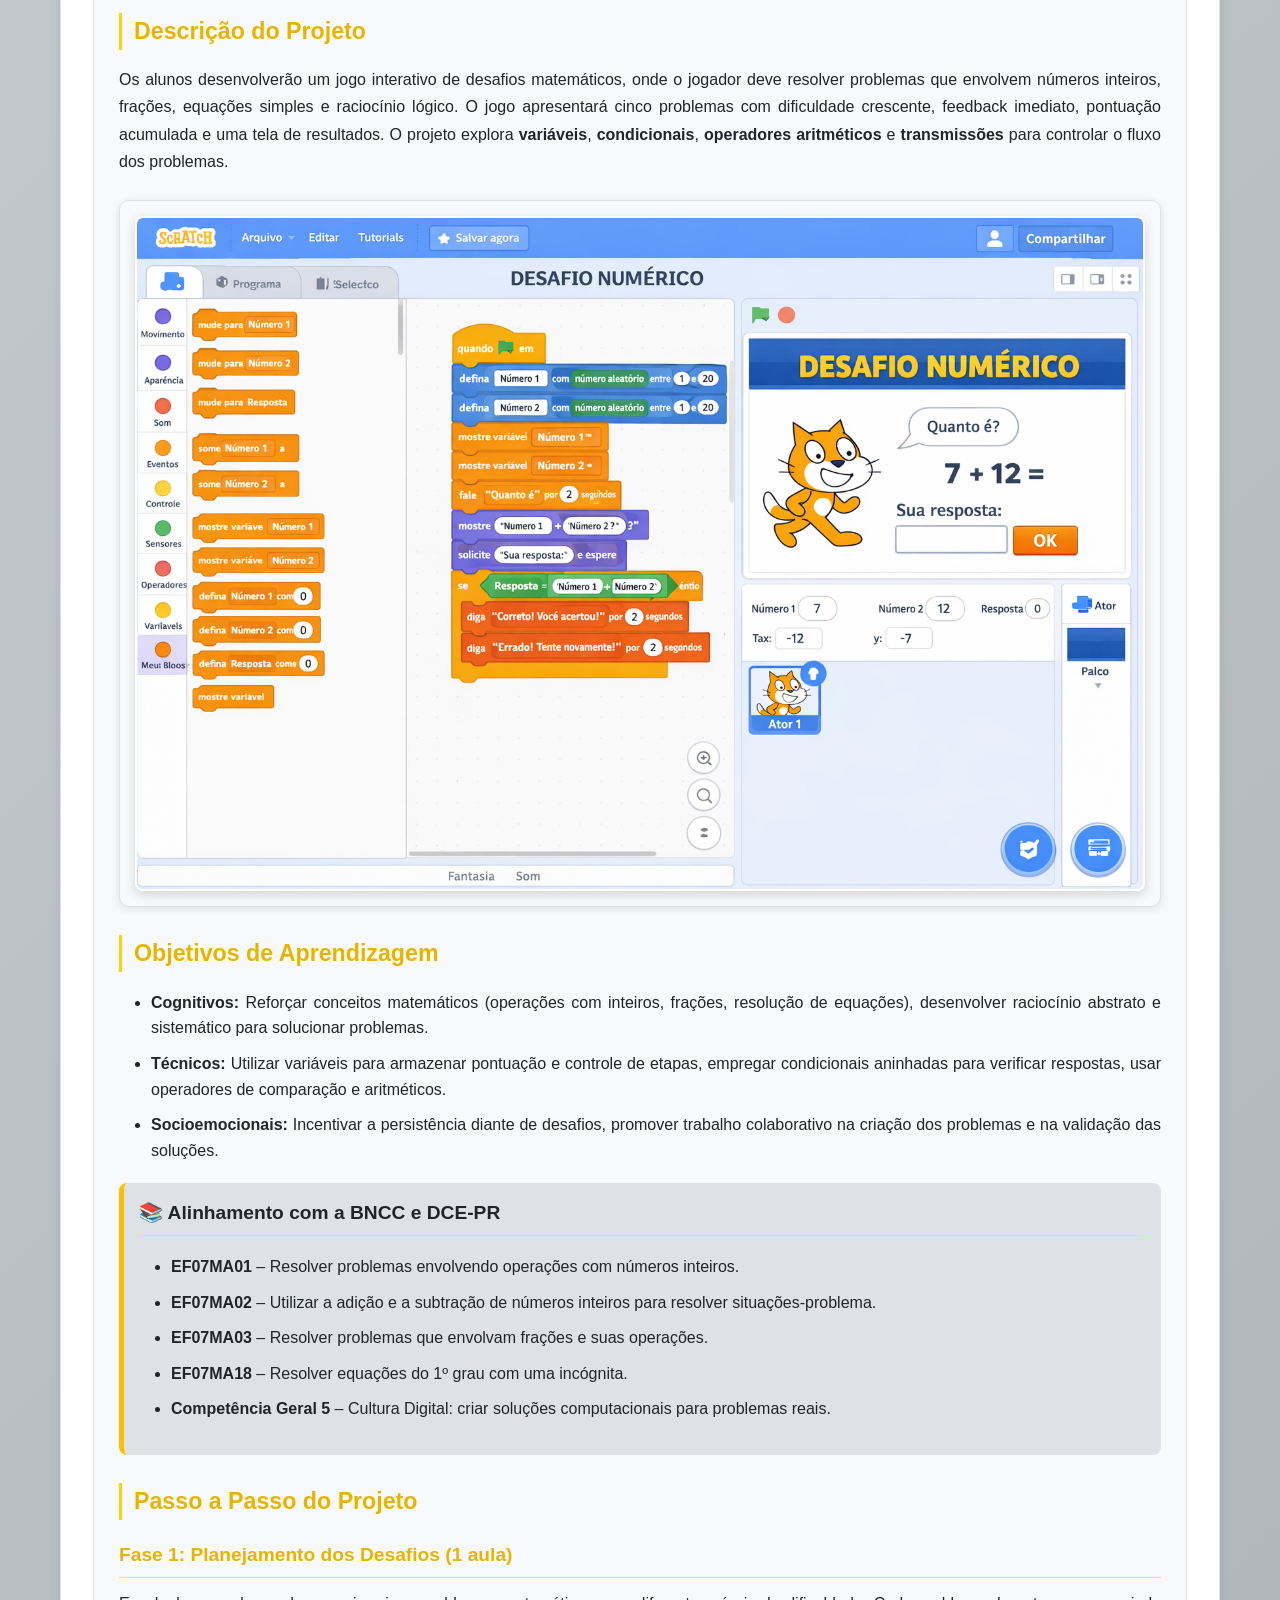
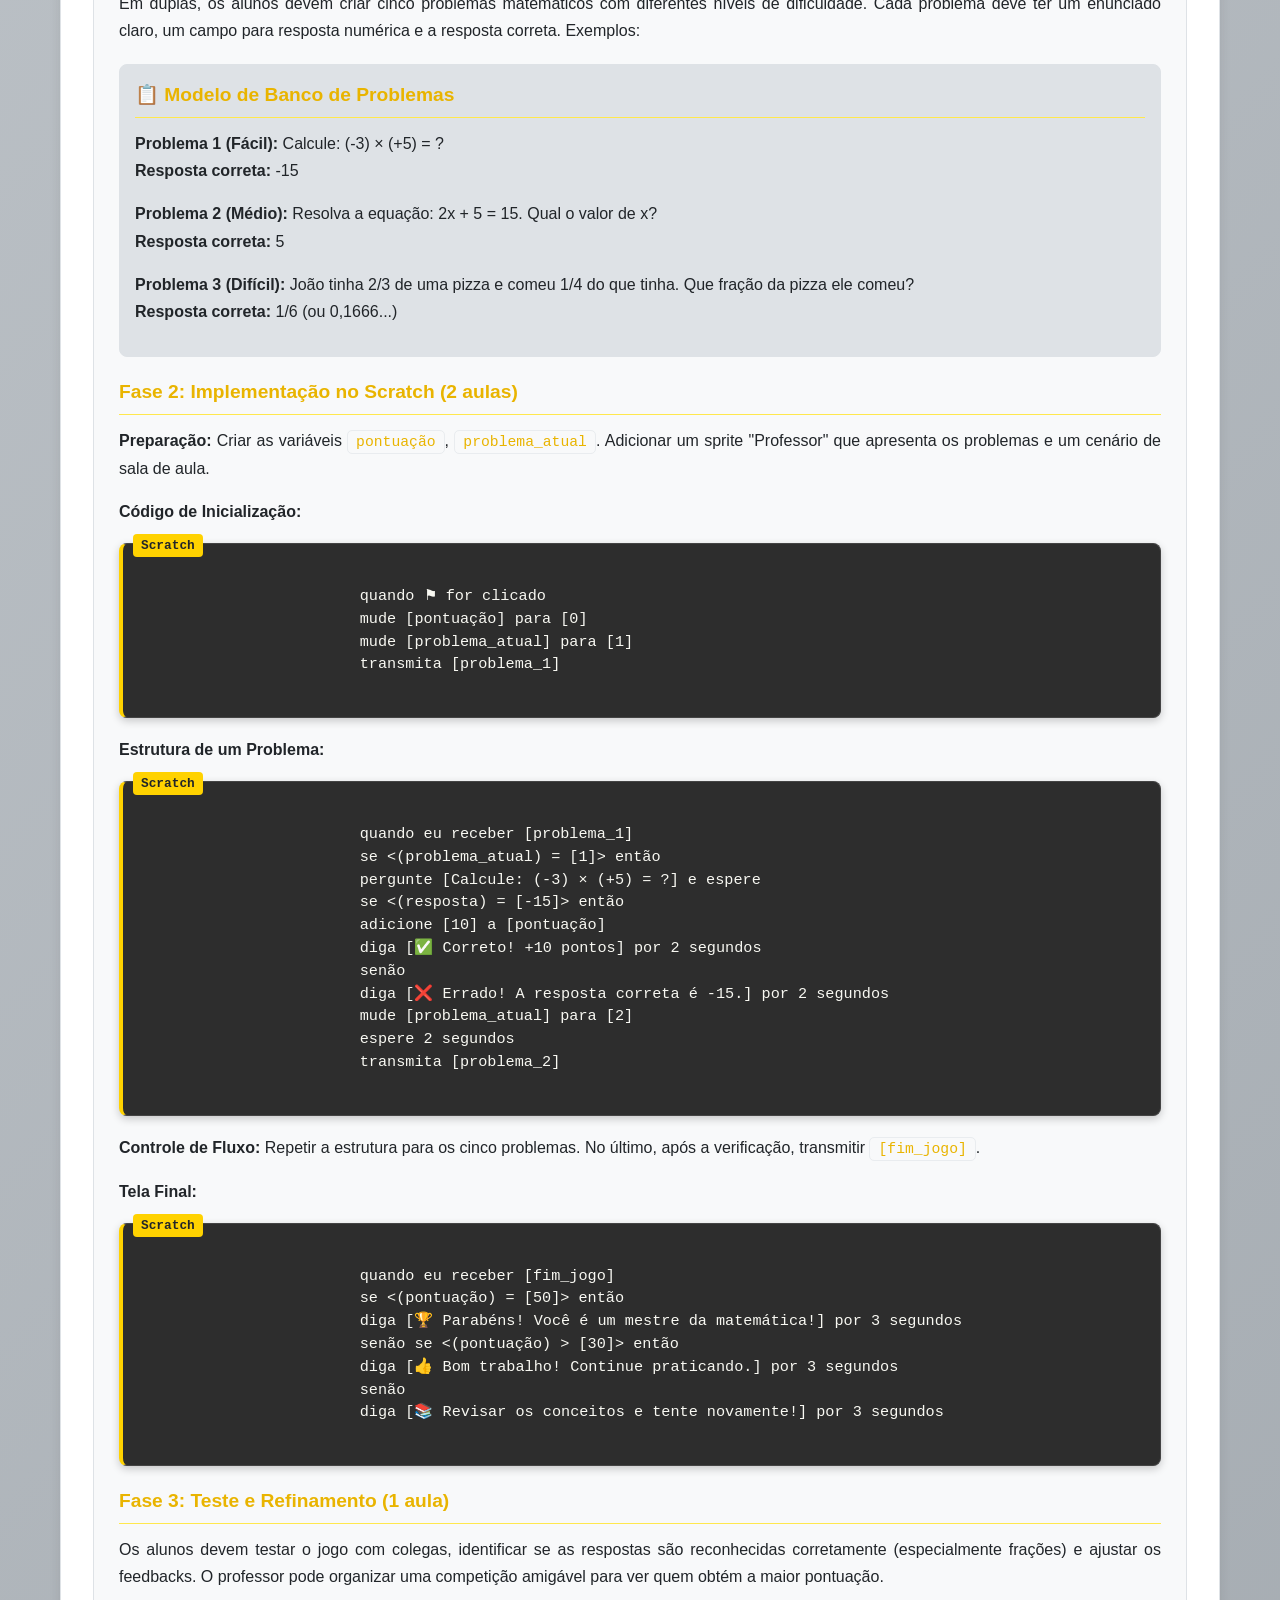
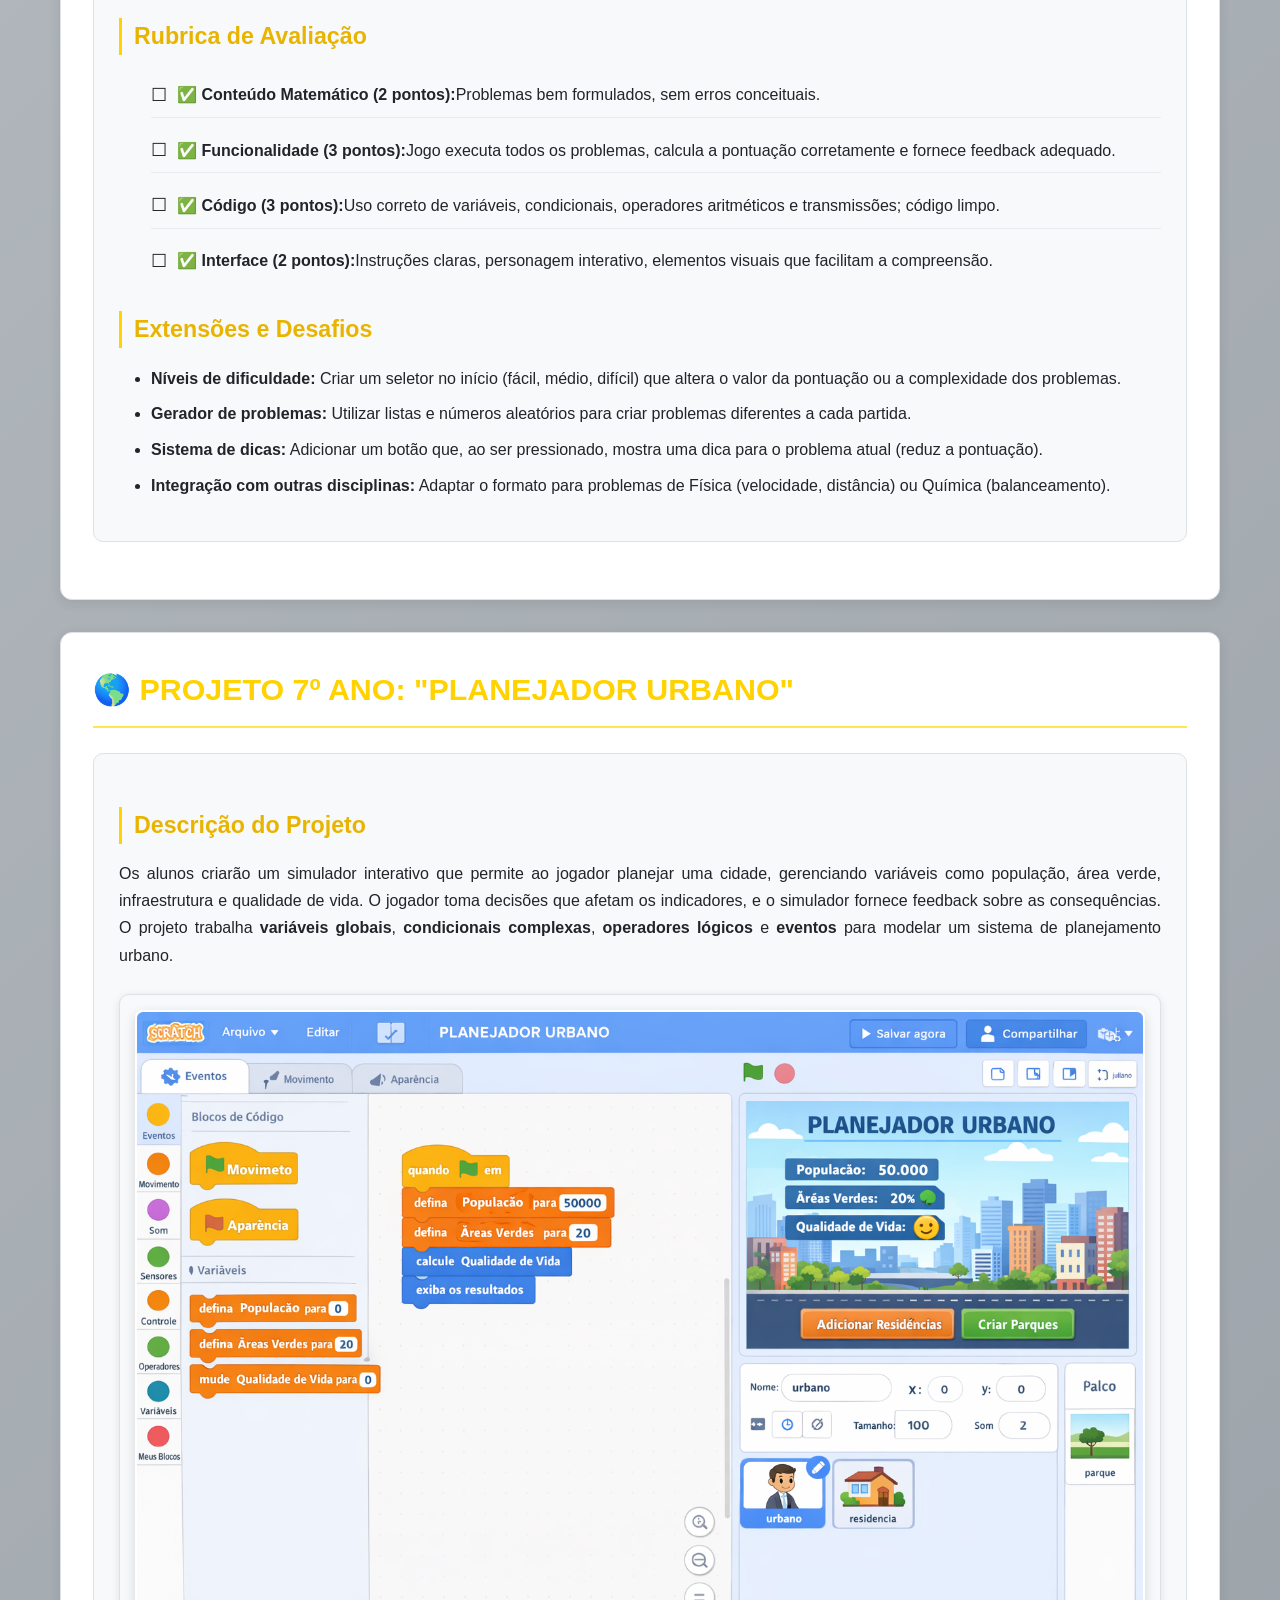
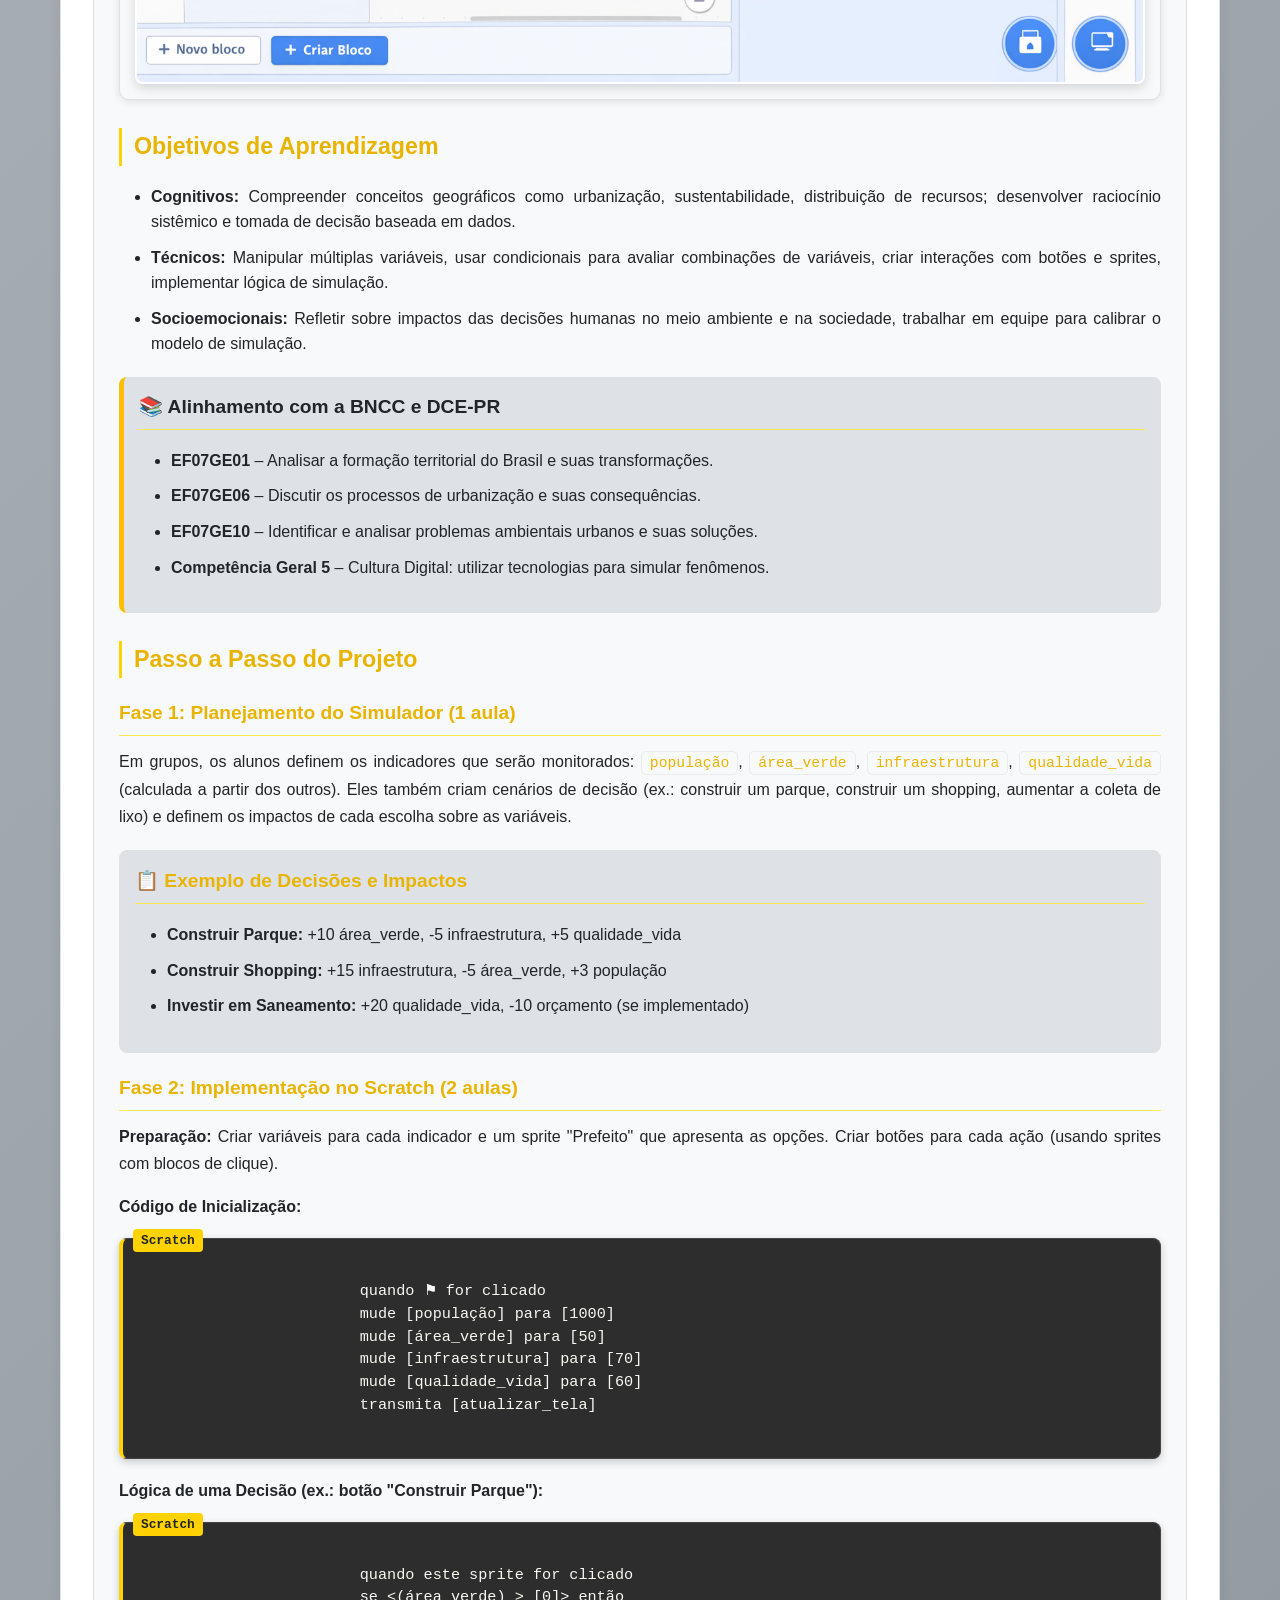
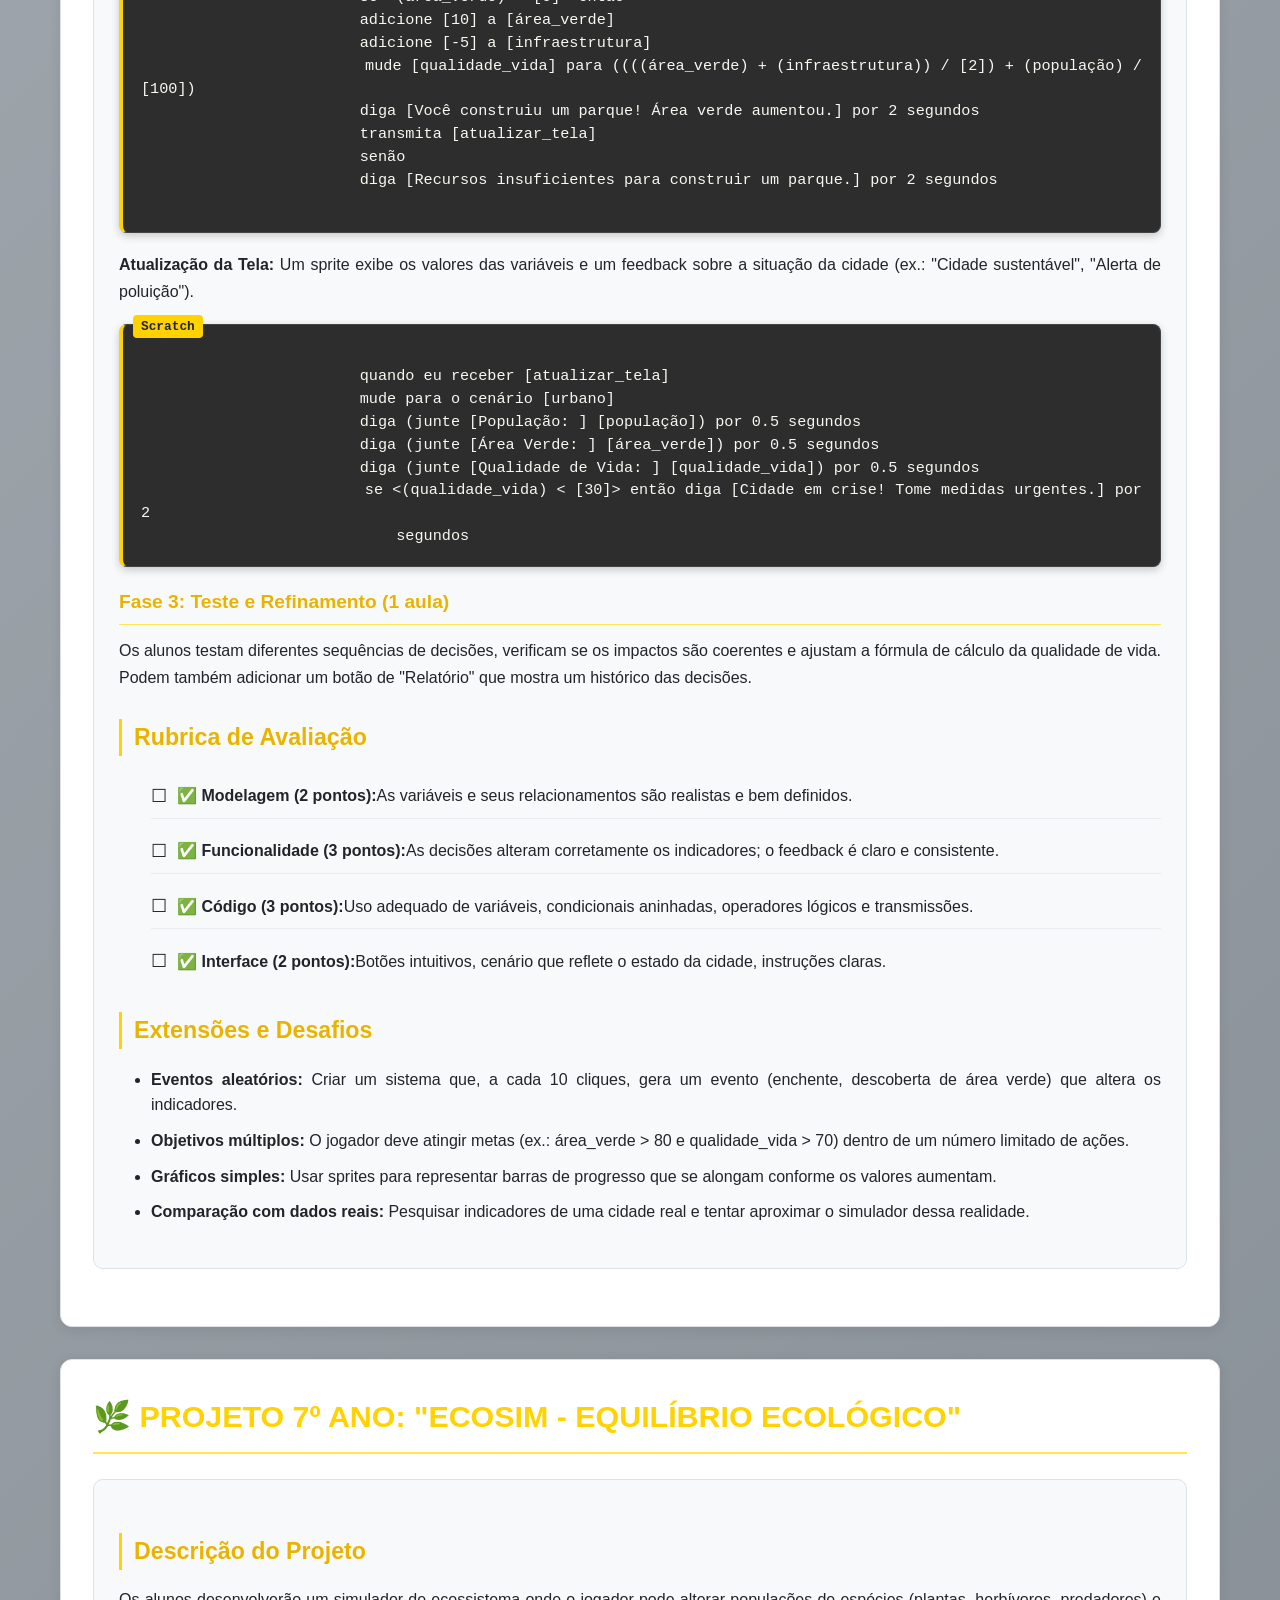
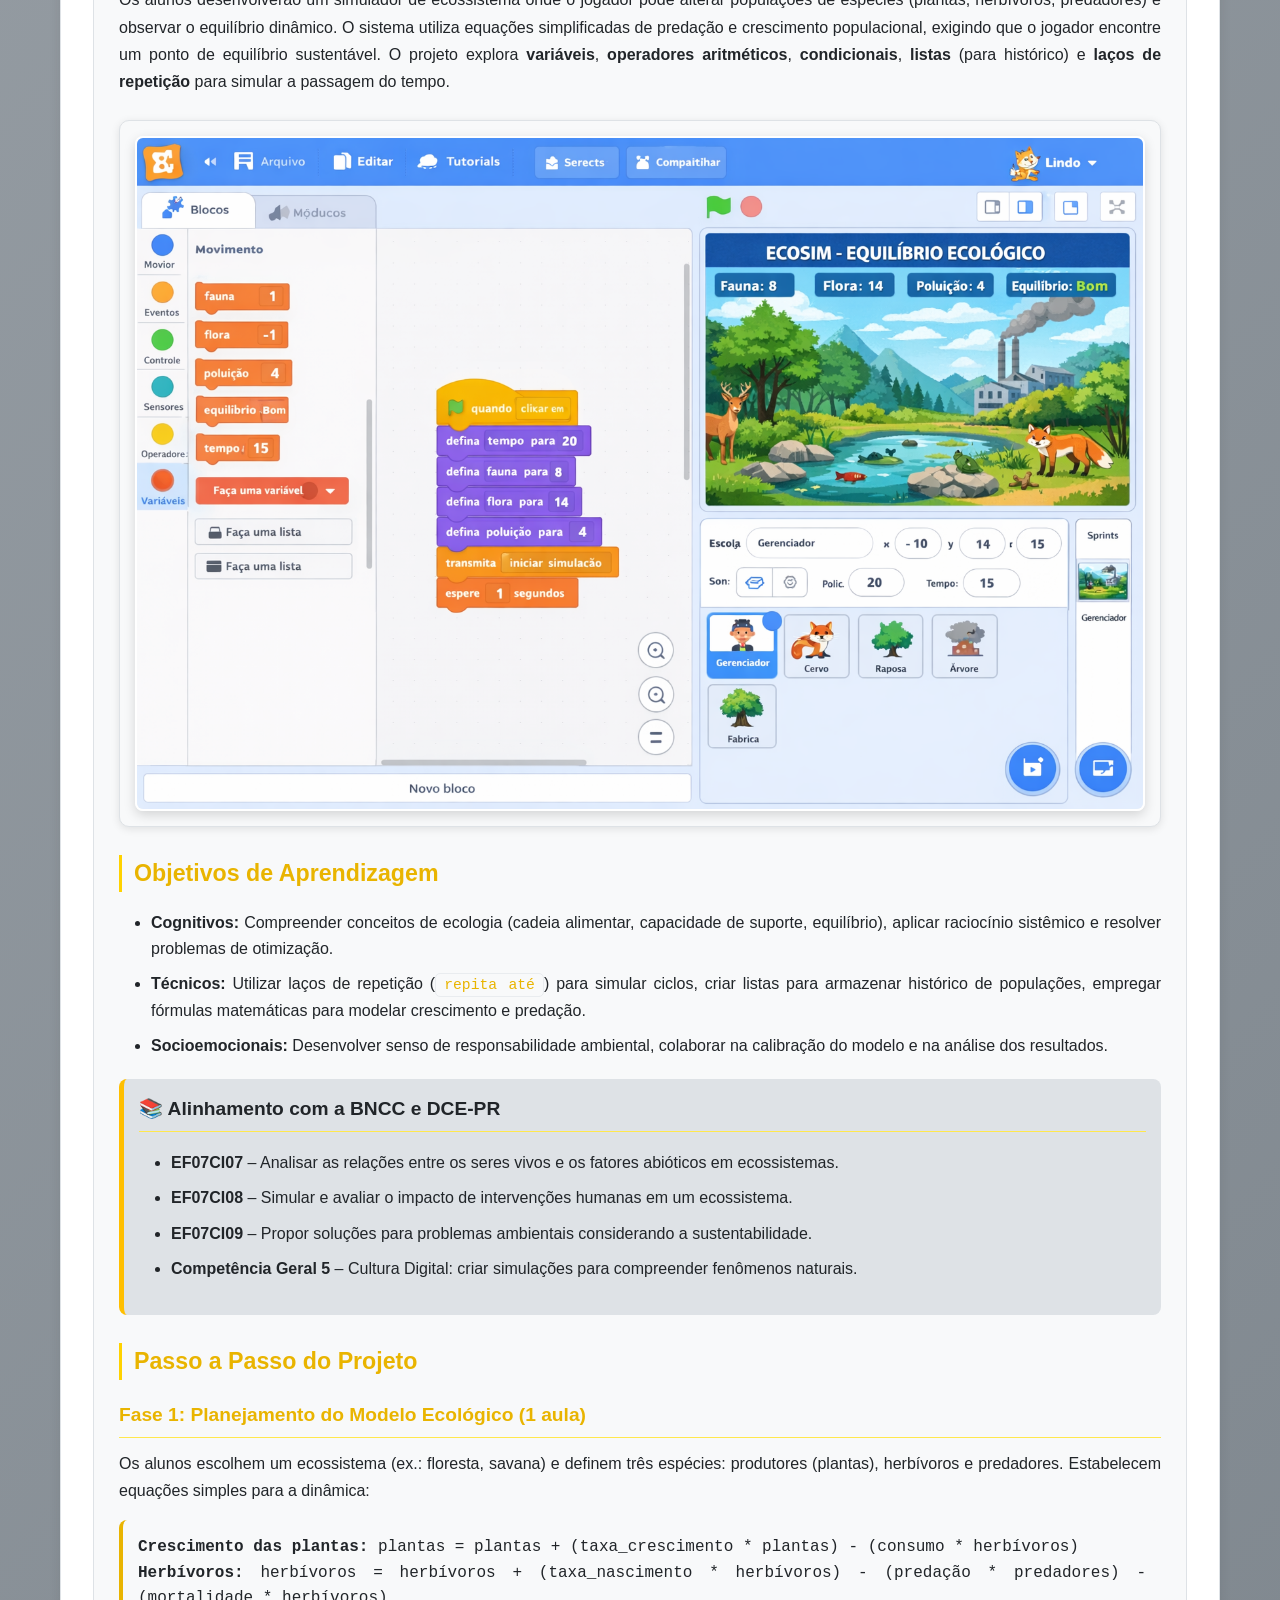
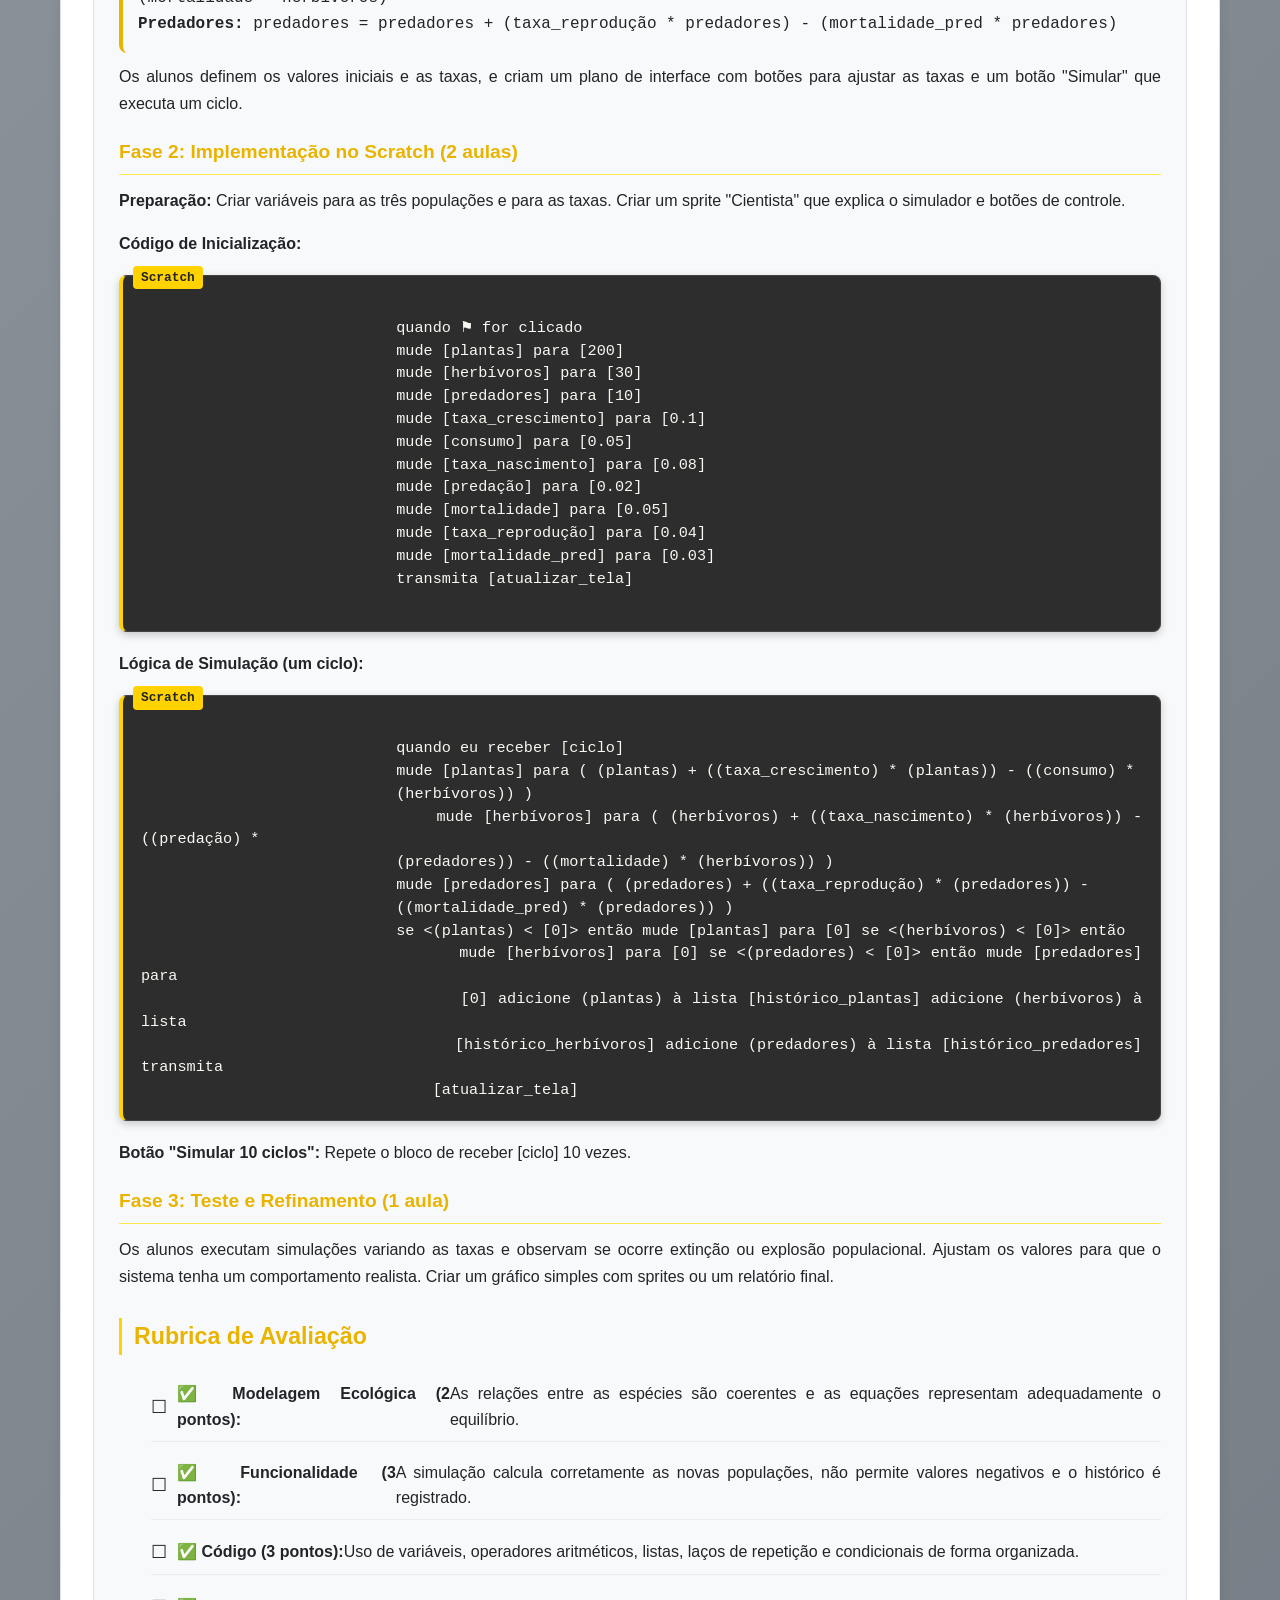
<file: projetos_7_ano.html>
<!DOCTYPE html>
<!--
===================================================================
Projetos 7º Ano: Quiz Educativo | Scratch EF II
===================================================================
Objetivo: Apresentar o projeto didático para o 7º ano do Ensino Fundamental II - Scratch na Educação Básica
Autor : Gisele Nunes, Rodrigo Barbosa
Data : 2026
===================================================================
-->

<!-- Declara o tipo de documento como HTML5, garantindo que o navegador interprete o conteúdo corretamente -->
<html lang="pt-BR">
<!-- Define o idioma da página como português do Brasil, auxiliando mecanismos de busca e leitores de tela -->

<head>
    <!-- Início da seção de cabeçalho, que contém metadados e links para recursos externos -->
    <meta charset="UTF-8">
    <!-- Define a codificação de caracteres como UTF-8, suportando acentos e caracteres especiais -->
    <meta name="viewport" content="width=device-width, initial-scale=1.0">
    <!-- Configura a viewport para dispositivos móveis: largura igual à largura do dispositivo e zoom inicial em 100% -->
    <title>Projetos 7º Ano: Quiz Educativo | Scratch EF II</title>
    <!-- Define o título da página, exibido na aba do navegador -->
    <link rel="stylesheet" href="style.css">
    <!-- Vincula o arquivo CSS externo (style.css) para estilização visual da página -->
</head>
<!-- Fim da seção de cabeçalho -->

<body>
    <!-- Início do corpo da página, conteúdo visível ao usuário -->

    <header>
        <!-- Seção de cabeçalho do site, contendo logotipo, título principal e navegação -->
        <div class="header-top">
            <!-- Div para a parte superior do cabeçalho, com logotipo e título institucional -->
            <div class="container">
                <!-- Contêiner centralizador, alinha o conteúdo horizontalmente -->
                <div class="logo-container">
                    <!-- Div que agrupa a imagem da logo e o nome da instituição -->
                    <img src="UTFPR_logo.png" alt="UTFPR Logo" class="logo">
                    <!-- Imagem da logo da UTFPR; atributo alt fornece texto alternativo para acessibilidade -->
                    <div class="institution-name">
                        <!-- Div com o nome completo da universidade -->
                        Universidade Tecnológica Federal do Paraná<br>
                        <!-- Nome da universidade, com quebra de linha -->
                        <small>Campus Siqueira Campos</small>
                        <!-- Texto menor especificando o campus -->
                    </div>
                </div>
                <div class="header-title">
                    <!-- Div que exibe o título principal do material didático -->
                    Scratch na Educação Básica<br>
                    <small>Material Didático para Professores do 6º ao 9º Ano</small>
                    <!-- Subtítulo explicativo -->
                </div>
            </div>
        </div>
        <div class="header-bottom">
            <!-- Parte inferior do cabeçalho, contendo o menu de navegação -->
            <div class="container">
                <!-- Contêiner centralizador -->
                <nav>
                    <!-- Elemento de navegação que agrupa os links do menu -->
                    <ul>
                        <!-- Lista não ordenada com os itens do menu -->
                        <li><a href="index.html">Página Inicial</a></li>
                        <!-- Item da lista: link para a página inicial -->
                        <li><a href="primeiros_passos.html">Primeiros Passos</a></li>
                        <!-- Link para a página de primeiros passos -->
                        <li><a href="projetos_6_ano.html">Projetos 6º Ano</a></li>
                        <!-- Link para projetos do 6º ano -->
                        <li><a href="projetos_7_ano.html">Projetos 7º Ano</a></li>
                        <!-- Link para projetos do 7º ano (página atual, destacada) -->
                        <li><a href="projetos_8_ano.html">Projetos 8º Ano</a></li>
                        <!-- Link para projetos do 8º ano -->
                        <li><a href="projetos_9_ano.html">Projetos 9º Ano</a></li>
                        <!-- Link para projetos do 9º ano -->
                        <li><a href="planos_de_aula.html">Planos de Aula</a></li>
                        <!-- Link para planos de aula -->
                        <li><a href="referencias_bncc.html">Referências BNCC</a></li>
                        <!-- Link para referências da BNCC -->
                    </ul>
                </nav>
            </div>
        </div>
    </header>
    <!-- Fim do cabeçalho -->

    <main>
        <!-- Elemento principal que agrupa o conteúdo central da página -->
        <div class="container">
            <!-- Contêiner centralizador para o conteúdo principal -->

            <div class="page-header">
                <!-- Div de cabeçalho da página, com título e subtítulo -->
                <h1>Projetos Didáticos - 7º Ano</h1>
                <!-- Título principal da página -->
                <p class="subtitle">Quiz Educativo, Desafios Matemáticos, Simulações Geográficas e Ecológicas</p>
                <!-- Subtítulo descrevendo os tipos de projetos -->
            </div>

            <button id="printProjetos7Btn" class="print-button" style="margin-bottom: 20px;">🖨️ Imprimir
                Projetos</button>
            <!-- Botão para acionar a impressão dos projetos; possui ID único para manipulação no script.js e estilo inline de margem inferior -->

            <!-- PROJETO PRINCIPAL: QUIZ "DESAFIO DO CONHECIMENTO" -->
            <div class="content-section">
                <!-- Seção de conteúdo, agrupa um projeto completo -->
                <h2>📝 PROJETO 7º ANO: "DESAFIO DO CONHECIMENTO"</h2>
                <!-- Título do primeiro projeto -->

                <div class="projeto-ano">
                    <!-- Div específica para detalhes do projeto -->
                    <h3>Descrição do Projeto</h3>
                    <!-- Subtítulo: descrição -->
                    <p>Os alunos criarão um quiz interativo sobre um tema de sua escolha (matemática, ciências,
                        história, cultura pop, etc.). O projeto deve conter pelo menos 5 perguntas, com feedback
                        imediato (acerto/erro), pontuação acumulada e uma tela final com o resultado. O foco é no uso de
                        <strong>variáveis</strong>, <strong>condicionais</strong>, <strong>operadores de
                            comparação</strong> e <strong>transmissões</strong> para organizar o fluxo das perguntas.
                    </p>
                    <!-- Parágrafo explicativo do projeto, com ênfase em palavras-chave usando <strong> -->

                    <div class="image-container">
                        <!-- Div que envolve a imagem ilustrativa do projeto -->
                        <img src="desafio_do_conhecimento.png" alt="Desafio do conhecimento" class="content-image">
                        <!-- Imagem representativa do quiz; alt descritivo -->
                    </div>

                    <h3>Objetivos de Aprendizagem</h3>
                    <!-- Subtítulo para objetivos -->
                    <ul>
                        <!-- Lista não ordenada com os objetivos -->
                        <li><strong>Cognitivos:</strong> Reforçar conteúdos de outras disciplinas, compreender o
                            conceito de variável, aplicar operadores de comparação.</li>
                        <li><strong>Técnicos:</strong> Criar e manipular variáveis (<code>pontuação</code>,
                            <code>pergunta_atual</code>), usar blocos <code>se-então</code> e <code>senão</code>,
                            utilizar blocos de perguntas (<code>pergunte e espere</code>) e transmissões
                            (<code>transmita</code>).
                        </li>
                        <li><strong>Socioemocionais:</strong> Desenvolver a capacidade de formular perguntas claras, dar
                            feedback construtivo e trabalhar em equipe para construir o banco de questões.</li>
                    </ul>

                    <div class="bncc-box">
                        <!-- Div com estilo especial para alinhamento à BNCC -->
                        <h4>📚 Alinhamento com a BNCC e DCE-PR</h4>
                        <ul>
                            <li><strong>EF07MA06</strong> – Resolver problemas envolvendo operações com números inteiros
                                (pode ser aplicado nas perguntas).</li>
                            <li><strong>EF07CI01</strong> – Elaborar questionamentos sobre a realidade (criação de
                                perguntas).</li>
                            <li><strong>EF69LP47</strong> – Analisar e construir textos com escolhas que levem o leitor
                                a diferentes caminhos (feedback e pontuação).</li>
                            <li><strong>Competência Geral 5</strong> – Cultura Digital: usar tecnologias para criar
                                conhecimento.</li>
                        </ul>
                    </div>

                    <h3>Passo a Passo do Projeto</h3>
                    <!-- Subtítulo para o passo a passo -->

                    <h4>Fase 1: Planejamento do Quiz (1 aula de 50 min)</h4>
                    <p><strong>Atividade:</strong> Em duplas, os alunos devem escolher um tema e elaborar um conjunto de
                        5 perguntas, cada uma com 3 opções de resposta (apenas uma correta). Eles também devem definir o
                        sistema de pontuação (ex.: 10 pontos por acerto, 0 por erro) e o feedback para cada resposta.
                    </p>
                    <div class="quiz-box">
                        <!-- Div com estilo de caixa para exemplos de perguntas -->
                        <h4>📋 Modelo de Banco de Perguntas</h4>
                        <p><strong>Tema: Sistema Solar</strong></p>
                        <ol>
                            <!-- Lista ordenada de perguntas -->
                            <li><strong>Pergunta:</strong> Qual é o planeta mais próximo do Sol?<br>
                                A) Vênus B) Mercúrio C) Marte<br>
                                <strong>Resposta correta:</strong> B
                            </li>
                            <li><strong>Pergunta:</strong> Quantos planetas existem no Sistema Solar?<br>
                                A) 8 B) 9 C) 7<br>
                                <strong>Resposta correta:</strong> A
                            </li>
                        </ol>
                    </div>

                    <h4>Fase 2: Implementação no Scratch (2 aulas)</h4>
                    <p><strong>Preparação:</strong> Criar as variáveis <code>pontuação</code> e
                        <code>pergunta_atual</code>. Adicionar sprites (um personagem que fará as perguntas) e cenários
                        (pode ser um único cenário com fundo temático).
                    </p>

                    <p><strong>Código de Inicialização:</strong></p>
                    <div class="scratch-code">
                        <!-- Div que exibe blocos de código estilo Scratch (texto pré-formatado) -->
                        quando ⚑ for clicado
                        mude [pontuação] para [0]
                        mude [pergunta_atual] para [1]
                        mude para o cenário [quiz_fundo]
                        transmita [pergunta_1]
                    </div>

                    <p><strong>Estrutura de uma Pergunta:</strong></p>
                    <div class="scratch-code">
                        quando eu receber [pergunta_1]
                        se &lt;(pergunta_atual) = [1]&gt; então
                        pergunte [Qual é o planeta mais próximo do Sol? A) Vênus B) Mercúrio C) Marte] e espere
                        se &lt;(resposta) = [B]&gt; então
                        adicione [10] a [pontuação]
                        diga [✅ Correto! +10 pontos] por 2 segundos
                        senão
                        diga [❌ Resposta correta: B (Mercúrio)] por 2 segundos
                        mude [pergunta_atual] para [2]
                        espere 2 segundos
                        transmita [pergunta_2]
                    </div>

                    <p><strong>Controlador de Perguntas:</strong> Repetir o padrão para as 5 perguntas, alterando o
                        texto e a resposta correta.</p>

                    <p><strong>Tela Final:</strong></p>
                    <div class="scratch-code">
                        quando eu receber [fim_quiz]
                        se &lt;(pontuação) = [50]&gt; então
                        diga [🎉 Parabéns! Pontuação máxima!] por 3 segundos
                        senão se &lt;(pontuação) &gt; [30]&gt; então
                        diga [👍 Bom trabalho! Você acertou a maioria!] por 3 segundos
                        senão
                        diga [📚 Estude mais e tente novamente!] por 3 segundos
                        toque o som [cheer] // se for pontuação alta
                    </div>

                    <h4>Fase 3: Teste e Refinamento (1 aula)</h4>
                    <p>Os alunos devem testar seus quizzes com colegas, corrigir eventuais erros de lógica (ex.:
                        resposta que não é reconhecida) e ajustar os tempos de espera. O professor pode promover um
                        "campeonato de quizzes", onde os alunos jogam os projetos uns dos outros.</p>

                    <h3>Rubrica de Avaliação</h3>
                    <ul class="checklist">
                        <!-- Lista com classe checklist para estilização de critérios -->
                        <li><strong>✅ Conteúdo (2 pontos):</strong> Perguntas adequadas ao tema, sem erros factuais.
                        </li>
                        <li><strong>✅ Funcionalidade (3 pontos):</strong> Quiz executa todas as perguntas, calcula
                            pontuação corretamente e mostra feedback adequado.</li>
                        <li><strong>✅ Código (3 pontos):</strong> Uso adequado de variáveis, condicionais e
                            transmissões; código organizado.</li>
                        <li><strong>✅ Interface (2 pontos):</strong> Instruções claras, feedback visual, sons ou efeitos
                            que tornem o quiz atraente.</li>
                    </ul>

                    <h3>Extensões e Desafios</h3>
                    <ul>
                        <li><strong>Adicionar temporizador:</strong> Incluir uma variável <code>tempo</code> que diminui
                            a cada segundo e encerra o quiz se o tempo acabar.</li>
                        <li><strong>Sistema de vidas:</strong> Em vez de pontuação, usar vidas que diminuem com
                            respostas erradas.</li>
                        <li><strong>Perguntas aleatórias:</strong> Usar uma lista para armazenar perguntas e sortear a
                            ordem.</li>
                        <li><strong>Diferentes níveis de dificuldade:</strong> Criar um seletor no início (fácil, médio,
                            difícil) que altera a pontuação ou o tempo.</li>
                        <li><strong>Integração com outra disciplina:</strong> Criar um quiz sobre um conteúdo que estão
                            estudando em Ciências ou Geografia.</li>
                    </ul>
                </div>
            </div>

            <!-- PROJETO: MATEMÁTICA "DESAFIO NUMÉRICO" -->
            <div class="content-section">
                <h2>🧮 PROJETO 7º ANO: "DESAFIO NUMÉRICO"</h2>

                <div class="projeto-ano">
                    <h3>Descrição do Projeto</h3>
                    <p>Os alunos desenvolverão um jogo interativo de desafios matemáticos, onde o jogador deve resolver
                        problemas que envolvem números inteiros, frações, equações simples e raciocínio lógico. O jogo
                        apresentará cinco problemas com dificuldade crescente, feedback imediato, pontuação acumulada e
                        uma tela de resultados. O projeto explora <strong>variáveis</strong>,
                        <strong>condicionais</strong>, <strong>operadores aritméticos</strong> e
                        <strong>transmissões</strong> para controlar o fluxo dos problemas.
                    </p>

                    <div class="image-container">
                        <img src="desafio_numerico.png" alt="Desafio numerico" class="content-image">
                    </div>

                    <h3>Objetivos de Aprendizagem</h3>
                    <ul>
                        <li><strong>Cognitivos:</strong> Reforçar conceitos matemáticos (operações com inteiros,
                            frações, resolução de equações), desenvolver raciocínio abstrato e sistemático para
                            solucionar problemas.</li>
                        <li><strong>Técnicos:</strong> Utilizar variáveis para armazenar pontuação e controle de etapas,
                            empregar condicionais aninhadas para verificar respostas, usar operadores de comparação e
                            aritméticos.</li>
                        <li><strong>Socioemocionais:</strong> Incentivar a persistência diante de desafios, promover
                            trabalho colaborativo na criação dos problemas e na validação das soluções.</li>
                    </ul>

                    <div class="bncc-box">
                        <h4>📚 Alinhamento com a BNCC e DCE-PR</h4>
                        <ul>
                            <li><strong>EF07MA01</strong> – Resolver problemas envolvendo operações com números
                                inteiros.</li>
                            <li><strong>EF07MA02</strong> – Utilizar a adição e a subtração de números inteiros para
                                resolver situações‑problema.</li>
                            <li><strong>EF07MA03</strong> – Resolver problemas que envolvam frações e suas operações.
                            </li>
                            <li><strong>EF07MA18</strong> – Resolver equações do 1º grau com uma incógnita.</li>
                            <li><strong>Competência Geral 5</strong> – Cultura Digital: criar soluções computacionais
                                para problemas reais.</li>
                        </ul>
                    </div>

                    <h3>Passo a Passo do Projeto</h3>

                    <h4>Fase 1: Planejamento dos Desafios (1 aula)</h4>
                    <p>Em duplas, os alunos devem criar cinco problemas matemáticos com diferentes níveis de
                        dificuldade. Cada problema deve ter um enunciado claro, um campo para resposta numérica e a
                        resposta correta. Exemplos:</p>
                    <div class="quiz-box">
                        <h4>📋 Modelo de Banco de Problemas</h4>
                        <p><strong>Problema 1 (Fácil):</strong> Calcule: (-3) × (+5) = ?<br>
                            <strong>Resposta correta:</strong> -15
                        </p>
                        <p><strong>Problema 2 (Médio):</strong> Resolva a equação: 2x + 5 = 15. Qual o valor de x?<br>
                            <strong>Resposta correta:</strong> 5
                        </p>
                        <p><strong>Problema 3 (Difícil):</strong> João tinha 2/3 de uma pizza e comeu 1/4 do que tinha.
                            Que fração da pizza ele comeu?<br>
                            <strong>Resposta correta:</strong> 1/6 (ou 0,1666...)
                        </p>
                    </div>

                    <h4>Fase 2: Implementação no Scratch (2 aulas)</h4>
                    <p><strong>Preparação:</strong> Criar as variáveis <code>pontuação</code>,
                        <code>problema_atual</code>. Adicionar um sprite "Professor" que apresenta os problemas e um
                        cenário de sala de aula.
                    </p>

                    <p><strong>Código de Inicialização:</strong></p>
                    <div class="scratch-code">
                        quando ⚑ for clicado
                        mude [pontuação] para [0]
                        mude [problema_atual] para [1]
                        transmita [problema_1]
                    </div>

                    <p><strong>Estrutura de um Problema:</strong></p>
                    <div class="scratch-code">
                        quando eu receber [problema_1]
                        se &lt;(problema_atual) = [1]&gt; então
                        pergunte [Calcule: (-3) × (+5) = ?] e espere
                        se &lt;(resposta) = [-15]&gt; então
                        adicione [10] a [pontuação]
                        diga [✅ Correto! +10 pontos] por 2 segundos
                        senão
                        diga [❌ Errado! A resposta correta é -15.] por 2 segundos
                        mude [problema_atual] para [2]
                        espere 2 segundos
                        transmita [problema_2]
                    </div>

                    <p><strong>Controle de Fluxo:</strong> Repetir a estrutura para os cinco problemas. No último, após
                        a verificação, transmitir <code>[fim_jogo]</code>.</p>

                    <p><strong>Tela Final:</strong></p>
                    <div class="scratch-code">
                        quando eu receber [fim_jogo]
                        se &lt;(pontuação) = [50]&gt; então
                        diga [🏆 Parabéns! Você é um mestre da matemática!] por 3 segundos
                        senão se &lt;(pontuação) &gt; [30]&gt; então
                        diga [👍 Bom trabalho! Continue praticando.] por 3 segundos
                        senão
                        diga [📚 Revisar os conceitos e tente novamente!] por 3 segundos
                    </div>

                    <h4>Fase 3: Teste e Refinamento (1 aula)</h4>
                    <p>Os alunos devem testar o jogo com colegas, identificar se as respostas são reconhecidas
                        corretamente (especialmente frações) e ajustar os feedbacks. O professor pode organizar uma
                        competição amigável para ver quem obtém a maior pontuação.</p>

                    <h3>Rubrica de Avaliação</h3>
                    <ul class="checklist">
                        <li><strong>✅ Conteúdo Matemático (2 pontos):</strong> Problemas bem formulados, sem erros
                            conceituais.</li>
                        <li><strong>✅ Funcionalidade (3 pontos):</strong> Jogo executa todos os problemas, calcula a
                            pontuação corretamente e fornece feedback adequado.</li>
                        <li><strong>✅ Código (3 pontos):</strong> Uso correto de variáveis, condicionais, operadores
                            aritméticos e transmissões; código limpo.</li>
                        <li><strong>✅ Interface (2 pontos):</strong> Instruções claras, personagem interativo, elementos
                            visuais que facilitam a compreensão.</li>
                    </ul>

                    <h3>Extensões e Desafios</h3>
                    <ul>
                        <li><strong>Níveis de dificuldade:</strong> Criar um seletor no início (fácil, médio, difícil)
                            que altera o valor da pontuação ou a complexidade dos problemas.</li>
                        <li><strong>Gerador de problemas:</strong> Utilizar listas e números aleatórios para criar
                            problemas diferentes a cada partida.</li>
                        <li><strong>Sistema de dicas:</strong> Adicionar um botão que, ao ser pressionado, mostra uma
                            dica para o problema atual (reduz a pontuação).</li>
                        <li><strong>Integração com outras disciplinas:</strong> Adaptar o formato para problemas de
                            Física (velocidade, distância) ou Química (balanceamento).</li>
                    </ul>
                </div>
            </div>

            <!-- PROJETO: GEOGRAFIA "PLANEJADOR URBANO" -->
            <div class="content-section">
                <h2>🌎 PROJETO 7º ANO: "PLANEJADOR URBANO"</h2>

                <div class="projeto-ano">
                    <h3>Descrição do Projeto</h3>
                    <p>Os alunos criarão um simulador interativo que permite ao jogador planejar uma cidade, gerenciando
                        variáveis como população, área verde, infraestrutura e qualidade de vida. O jogador toma
                        decisões que afetam os indicadores, e o simulador fornece feedback sobre as consequências. O
                        projeto trabalha <strong>variáveis globais</strong>, <strong>condicionais complexas</strong>,
                        <strong>operadores lógicos</strong> e <strong>eventos</strong> para modelar um sistema de
                        planejamento urbano.
                    </p>

                    <div class="image-container">
                        <img src="planejador_urbano.png" alt="Planejador urbano" class="content-image">
                    </div>

                    <h3>Objetivos de Aprendizagem</h3>
                    <ul>
                        <li><strong>Cognitivos:</strong> Compreender conceitos geográficos como urbanização,
                            sustentabilidade, distribuição de recursos; desenvolver raciocínio sistêmico e tomada de
                            decisão baseada em dados.</li>
                        <li><strong>Técnicos:</strong> Manipular múltiplas variáveis, usar condicionais para avaliar
                            combinações de variáveis, criar interações com botões e sprites, implementar lógica de
                            simulação.</li>
                        <li><strong>Socioemocionais:</strong> Refletir sobre impactos das decisões humanas no meio
                            ambiente e na sociedade, trabalhar em equipe para calibrar o modelo de simulação.</li>
                    </ul>

                    <div class="bncc-box">
                        <h4>📚 Alinhamento com a BNCC e DCE-PR</h4>
                        <ul>
                            <li><strong>EF07GE01</strong> – Analisar a formação territorial do Brasil e suas
                                transformações.</li>
                            <li><strong>EF07GE06</strong> – Discutir os processos de urbanização e suas consequências.
                            </li>
                            <li><strong>EF07GE10</strong> – Identificar e analisar problemas ambientais urbanos e suas
                                soluções.</li>
                            <li><strong>Competência Geral 5</strong> – Cultura Digital: utilizar tecnologias para
                                simular fenômenos.</li>
                        </ul>
                    </div>

                    <h3>Passo a Passo do Projeto</h3>

                    <h4>Fase 1: Planejamento do Simulador (1 aula)</h4>
                    <p>Em grupos, os alunos definem os indicadores que serão monitorados: <code>população</code>,
                        <code>área_verde</code>, <code>infraestrutura</code>, <code>qualidade_vida</code> (calculada a
                        partir dos outros). Eles também criam cenários de decisão (ex.: construir um parque, construir
                        um shopping, aumentar a coleta de lixo) e definem os impactos de cada escolha sobre as
                        variáveis.
                    </p>
                    <div class="quiz-box">
                        <h4>📋 Exemplo de Decisões e Impactos</h4>
                        <ul>
                            <li><strong>Construir Parque:</strong> +10 área_verde, -5 infraestrutura, +5 qualidade_vida
                            </li>
                            <li><strong>Construir Shopping:</strong> +15 infraestrutura, -5 área_verde, +3 população
                            </li>
                            <li><strong>Investir em Saneamento:</strong> +20 qualidade_vida, -10 orçamento (se
                                implementado)</li>
                        </ul>
                    </div>

                    <h4>Fase 2: Implementação no Scratch (2 aulas)</h4>
                    <p><strong>Preparação:</strong> Criar variáveis para cada indicador e um sprite "Prefeito" que
                        apresenta as opções. Criar botões para cada ação (usando sprites com blocos de clique).</p>

                    <p><strong>Código de Inicialização:</strong></p>
                    <div class="scratch-code">
                        quando ⚑ for clicado
                        mude [população] para [1000]
                        mude [área_verde] para [50]
                        mude [infraestrutura] para [70]
                        mude [qualidade_vida] para [60]
                        transmita [atualizar_tela]
                    </div>

                    <p><strong>Lógica de uma Decisão (ex.: botão "Construir Parque"):</strong></p>
                    <div class="scratch-code">
                        quando este sprite for clicado
                        se &lt;(área_verde) > [0]&gt; então
                        adicione [10] a [área_verde]
                        adicione [-5] a [infraestrutura]
                        mude [qualidade_vida] para ((((área_verde) + (infraestrutura)) / [2]) + (população) / [100])
                        diga [Você construiu um parque! Área verde aumentou.] por 2 segundos
                        transmita [atualizar_tela]
                        senão
                        diga [Recursos insuficientes para construir um parque.] por 2 segundos
                    </div>

                    <p><strong>Atualização da Tela:</strong> Um sprite exibe os valores das variáveis e um feedback
                        sobre a situação da cidade (ex.: "Cidade sustentável", "Alerta de poluição").</p>
                    <div class="scratch-code">
                        quando eu receber [atualizar_tela]
                        mude para o cenário [urbano]
                        diga (junte [População: ] [população]) por 0.5 segundos
                        diga (junte [Área Verde: ] [área_verde]) por 0.5 segundos
                        diga (junte [Qualidade de Vida: ] [qualidade_vida]) por 0.5 segundos
                        se &lt;(qualidade_vida) < [30]&gt; então diga [Cidade em crise! Tome medidas urgentes.] por 2
                            segundos </div>

                            <h4>Fase 3: Teste e Refinamento (1 aula)</h4>
                            <p>Os alunos testam diferentes sequências de decisões, verificam se os impactos são
                                coerentes e ajustam a fórmula de cálculo da qualidade de vida. Podem também adicionar um
                                botão de "Relatório" que mostra um histórico das decisões.</p>

                            <h3>Rubrica de Avaliação</h3>
                            <ul class="checklist">
                                <li><strong>✅ Modelagem (2 pontos):</strong> As variáveis e seus relacionamentos são
                                    realistas e bem definidos.</li>
                                <li><strong>✅ Funcionalidade (3 pontos):</strong> As decisões alteram corretamente os
                                    indicadores; o feedback é claro e consistente.</li>
                                <li><strong>✅ Código (3 pontos):</strong> Uso adequado de variáveis, condicionais
                                    aninhadas, operadores lógicos e transmissões.</li>
                                <li><strong>✅ Interface (2 pontos):</strong> Botões intuitivos, cenário que reflete o
                                    estado da cidade, instruções claras.</li>
                            </ul>

                            <h3>Extensões e Desafios</h3>
                            <ul>
                                <li><strong>Eventos aleatórios:</strong> Criar um sistema que, a cada 10 cliques, gera
                                    um evento (enchente, descoberta de área verde) que altera os indicadores.</li>
                                <li><strong>Objetivos múltiplos:</strong> O jogador deve atingir metas (ex.: área_verde
                                    > 80 e qualidade_vida > 70) dentro de um número limitado de ações.</li>
                                <li><strong>Gráficos simples:</strong> Usar sprites para representar barras de progresso
                                    que se alongam conforme os valores aumentam.</li>
                                <li><strong>Comparação com dados reais:</strong> Pesquisar indicadores de uma cidade
                                    real e tentar aproximar o simulador dessa realidade.</li>
                            </ul>
                    </div>
                </div>

                <!-- PROJETO: CIÊNCIAS "ECOSIM - EQUILÍBRIO ECOLÓGICO" -->
                <div class="content-section">
                    <h2>🌿 PROJETO 7º ANO: "ECOSIM - EQUILÍBRIO ECOLÓGICO"</h2>

                    <div class="projeto-ano">
                        <h3>Descrição do Projeto</h3>
                        <p>Os alunos desenvolverão um simulador de ecossistema onde o jogador pode alterar populações de
                            espécies (plantas, herbívoros, predadores) e observar o equilíbrio dinâmico. O sistema
                            utiliza equações simplificadas de predação e crescimento populacional, exigindo que o
                            jogador encontre um ponto de equilíbrio sustentável. O projeto explora
                            <strong>variáveis</strong>, <strong>operadores aritméticos</strong>,
                            <strong>condicionais</strong>, <strong>listas</strong> (para histórico) e <strong>laços de
                                repetição</strong> para simular a passagem do tempo.
                        </p>

                        <div class="image-container">
                            <img src="ecosim.png" alt="Ecosim" class="content-image">
                        </div>

                        <h3>Objetivos de Aprendizagem</h3>
                        <ul>
                            <li><strong>Cognitivos:</strong> Compreender conceitos de ecologia (cadeia alimentar,
                                capacidade de suporte, equilíbrio), aplicar raciocínio sistêmico e resolver problemas de
                                otimização.</li>
                            <li><strong>Técnicos:</strong> Utilizar laços de repetição (<code>repita até</code>) para
                                simular ciclos, criar listas para armazenar histórico de populações, empregar fórmulas
                                matemáticas para modelar crescimento e predação.</li>
                            <li><strong>Socioemocionais:</strong> Desenvolver senso de responsabilidade ambiental,
                                colaborar na calibração do modelo e na análise dos resultados.</li>
                        </ul>

                        <div class="bncc-box">
                            <h4>📚 Alinhamento com a BNCC e DCE-PR</h4>
                            <ul>
                                <li><strong>EF07CI07</strong> – Analisar as relações entre os seres vivos e os fatores
                                    abióticos em ecossistemas.</li>
                                <li><strong>EF07CI08</strong> – Simular e avaliar o impacto de intervenções humanas em
                                    um ecossistema.</li>
                                <li><strong>EF07CI09</strong> – Propor soluções para problemas ambientais considerando a
                                    sustentabilidade.</li>
                                <li><strong>Competência Geral 5</strong> – Cultura Digital: criar simulações para
                                    compreender fenômenos naturais.</li>
                            </ul>
                        </div>

                        <h3>Passo a Passo do Projeto</h3>

                        <h4>Fase 1: Planejamento do Modelo Ecológico (1 aula)</h4>
                        <p>Os alunos escolhem um ecossistema (ex.: floresta, savana) e definem três espécies: produtores
                            (plantas), herbívoros e predadores. Estabelecem equações simples para a dinâmica:</p>
                        <div class="formula-box">
                            <strong>Crescimento das plantas:</strong> plantas = plantas + (taxa_crescimento * plantas) -
                            (consumo * herbívoros)<br>
                            <strong>Herbívoros:</strong> herbívoros = herbívoros + (taxa_nascimento * herbívoros) -
                            (predação * predadores) - (mortalidade * herbívoros)<br>
                            <strong>Predadores:</strong> predadores = predadores + (taxa_reprodução * predadores) -
                            (mortalidade_pred * predadores)
                        </div>
                        <p>Os alunos definem os valores iniciais e as taxas, e criam um plano de interface com botões
                            para ajustar as taxas e um botão "Simular" que executa um ciclo.</p>

                        <h4>Fase 2: Implementação no Scratch (2 aulas)</h4>
                        <p><strong>Preparação:</strong> Criar variáveis para as três populações e para as taxas. Criar
                            um sprite "Cientista" que explica o simulador e botões de controle.</p>

                        <p><strong>Código de Inicialização:</strong></p>
                        <div class="scratch-code">
                            quando ⚑ for clicado
                            mude [plantas] para [200]
                            mude [herbívoros] para [30]
                            mude [predadores] para [10]
                            mude [taxa_crescimento] para [0.1]
                            mude [consumo] para [0.05]
                            mude [taxa_nascimento] para [0.08]
                            mude [predação] para [0.02]
                            mude [mortalidade] para [0.05]
                            mude [taxa_reprodução] para [0.04]
                            mude [mortalidade_pred] para [0.03]
                            transmita [atualizar_tela]
                        </div>

                        <p><strong>Lógica de Simulação (um ciclo):</strong></p>
                        <div class="scratch-code">
                            quando eu receber [ciclo]
                            mude [plantas] para ( (plantas) + ((taxa_crescimento) * (plantas)) - ((consumo) *
                            (herbívoros)) )
                            mude [herbívoros] para ( (herbívoros) + ((taxa_nascimento) * (herbívoros)) - ((predação) *
                            (predadores)) - ((mortalidade) * (herbívoros)) )
                            mude [predadores] para ( (predadores) + ((taxa_reprodução) * (predadores)) -
                            ((mortalidade_pred) * (predadores)) )
                            se &lt;(plantas) < [0]&gt; então mude [plantas] para [0] se &lt;(herbívoros) < [0]&gt; então
                                mude [herbívoros] para [0] se &lt;(predadores) < [0]&gt; então mude [predadores] para
                                [0] adicione (plantas) à lista [histórico_plantas] adicione (herbívoros) à lista
                                [histórico_herbívoros] adicione (predadores) à lista [histórico_predadores] transmita
                                [atualizar_tela] </div>

                                <p><strong>Botão "Simular 10 ciclos":</strong> Repete o bloco de receber [ciclo] 10
                                    vezes.</p>

                                <h4>Fase 3: Teste e Refinamento (1 aula)</h4>
                                <p>Os alunos executam simulações variando as taxas e observam se ocorre extinção ou
                                    explosão populacional. Ajustam os valores para que o sistema tenha um comportamento
                                    realista. Criar um gráfico simples com sprites ou um relatório final.</p>

                                <h3>Rubrica de Avaliação</h3>
                                <ul class="checklist">
                                    <li><strong>✅ Modelagem Ecológica (2 pontos):</strong> As relações entre as espécies
                                        são coerentes e as equações representam adequadamente o equilíbrio.</li>
                                    <li><strong>✅ Funcionalidade (3 pontos):</strong> A simulação calcula corretamente
                                        as novas populações, não permite valores negativos e o histórico é registrado.
                                    </li>
                                    <li><strong>✅ Código (3 pontos):</strong> Uso de variáveis, operadores aritméticos,
                                        listas, laços de repetição e condicionais de forma organizada.</li>
                                    <li><strong>✅ Interface (2 pontos):</strong> Controles intuitivos, exibição clara
                                        dos valores e do histórico, feedback visual sobre o estado do ecossistema.</li>
                                </ul>

                                <h3>Extensões e Desafios</h3>
                                <ul>
                                    <li><strong>Gráficos dinâmicos:</strong> Usar sprites para desenhar gráficos de
                                        linhas com base nas listas históricas.</li>
                                    <li><strong>Intervenção humana:</strong> Adicionar botões para "Desmatar",
                                        "Introduzir espécie invasora" e ver os efeitos.</li>
                                    <li><strong>Relatório científico:</strong> O programa gera um resumo com
                                        recomendações para manter o equilíbrio.</li>
                                    <li><strong>Comparação com dados reais:</strong> Pesquisar um ecossistema ameaçado e
                                        ajustar os parâmetros para simular cenários reais.</li>
                                </ul>
                        </div>
                    </div>

                    <!-- OUTRAS IDEIAS DE PROJETOS -->
                    <div class="content-section">
                        <h2>Outras Ideias de Projetos para o 7º Ano</h2>
                        <div class="card-grid">
                            <!-- Grade de cartões com sugestões adicionais -->
                            <div class="nav-card">
                                <h3>Jogo de Tabuada</h3>
                                <p>Um jogo onde o jogador deve responder corretamente a tabuada de um número sorteado.
                                    Pode incluir cronômetro e pontuação.</p>
                            </div>
                            <div class="nav-card">
                                <h3>Quiz Interdisciplinar</h3>
                                <p>Em grupos, cada aluno fica responsável por um bloco de perguntas de uma disciplina
                                    diferente, e o quiz final combina todas.</p>
                            </div>
                            <div class="nav-card">
                                <h3>Simulador de Provas</h3>
                                <p>O aluno programa um "simulador" com perguntas de um vestibular ou prova de concurso,
                                    com gabarito e correção automática.</p>
                            </div>
                        </div>
                    </div>

                    <!-- MATERIAL DE APOIO AO PROFESSOR -->
                    <div class="content-section">
                        <h2>Material de Apoio para o Professor</h2>
                        <div class="info-box">
                            <h4>📌 Dicas para a Atividade</h4>
                            <ul>
                                <li><strong>Revisão de variáveis:</strong> Antes de iniciar, faça uma atividade rápida
                                    com cartões físicos simulando variáveis.</li>
                                <li><strong>Banco de perguntas compartilhado:</strong> Crie um documento colaborativo
                                    onde cada dupla registra suas perguntas; assim, os alunos podem se inspirar ou
                                    trocar ideias.</li>
                                <li><strong>Encoraje a correção entre pares:</strong> Após o teste, peça que os alunos
                                    escrevam sugestões para os colegas.</li>
                            </ul>
                        </div>
                        <div class="info-box">
                            <h4>📚 Conexões Curriculares</h4>
                            <ul>
                                <li><strong>Matemática:</strong> Uso de operações, comparações e lógica booleana.</li>
                                <li><strong>Ciências:</strong> Elaboração de perguntas sobre conteúdos estudados.</li>
                                <li><strong>Língua Portuguesa:</strong> Clareza na formulação das perguntas e feedback.
                                </li>
                            </ul>
                        </div>
                    </div>

                    <!-- SEÇÃO DE NAVEGAÇÃO ENTRE ANOS -->
                    <div class="content-section">
                        <h2>Navegação</h2>
                        <div class="card-grid">
                            <a href="projetos_6_ano.html" class="nav-card">
                                <h3>6º Ano</h3>
                                <p>Narrativas Interativas</p>
                            </a>
                            <a href="index.html" class="nav-card">
                                <h3>Página Inicial</h3>
                                <p>Voltar à cartilha principal</p>
                            </a>
                            <a href="projetos_8_ano.html" class="nav-card">
                                <h3>8º Ano</h3>
                                <p>Simulações e Clones</p>
                            </a>
                        </div>
                    </div>
                </div>
    </main>
    <!-- Fim do conteúdo principal -->

    <footer>
        <!-- Rodapé da página -->
        <div class="container">
            <div class="footer-content">
                <!-- Agrupa as seções do rodapé -->
                <div class="footer-section">
                    <h3>UTFPR - Campus Siqueira Campos</h3>
                    <p>Universidade Tecnológica Federal do Paraná</p>
                    <p>Departamento de Computação</p>
                </div>
                <div class="footer-section">
                    <h3>Recursos Scratch</h3>
                    <ul>
                        <li><a href="https://scratch.mit.edu" target="_blank" rel="noopener noreferrer">Site Oficial do
                                Scratch</a></li>
                        <li><a href="https://scratch.mit.edu/educators" target="_blank" rel="noopener noreferrer">Para
                                Educadores</a></li>
                        <li><a href="https://scratch.mit.edu/parents" target="_blank" rel="noopener noreferrer">Para
                                Pais</a></li>
                    </ul>
                </div>
                <div class="footer-section">
                    <h3>Contato</h3>
                    <p>Email: giseleacn@gmail.com</p>
                    <p>Email: barbosa.rodrigo.1979@gmail.com</p>
                </div>
            </div>
            <div class="copyright">
                &copy; 2026 UTFPR - Desenvolvido por Gisele Nunes e Rodrigo Barbosa. Todos os direitos reservados.
            </div>
        </div>
    </footer>
    <!-- Fim do rodapé -->

    <button class="theme-toggle" id="themeToggle" aria-pressed="false"
        aria-label="Alternar tema claro e escuro">🌙</button>
    <!-- Botão flutuante para alternar entre tema claro e escuro; atributos ARIA para acessibilidade -->
    <script src="script.js"></script>
    <!-- Inclusão do arquivo JavaScript externo (script.js) para funcionalidades interativas (tema, impressão, etc.) -->
</body>
<!-- Fim do corpo da página -->

</html>
<!-- Fim do documento HTML -->
</file>
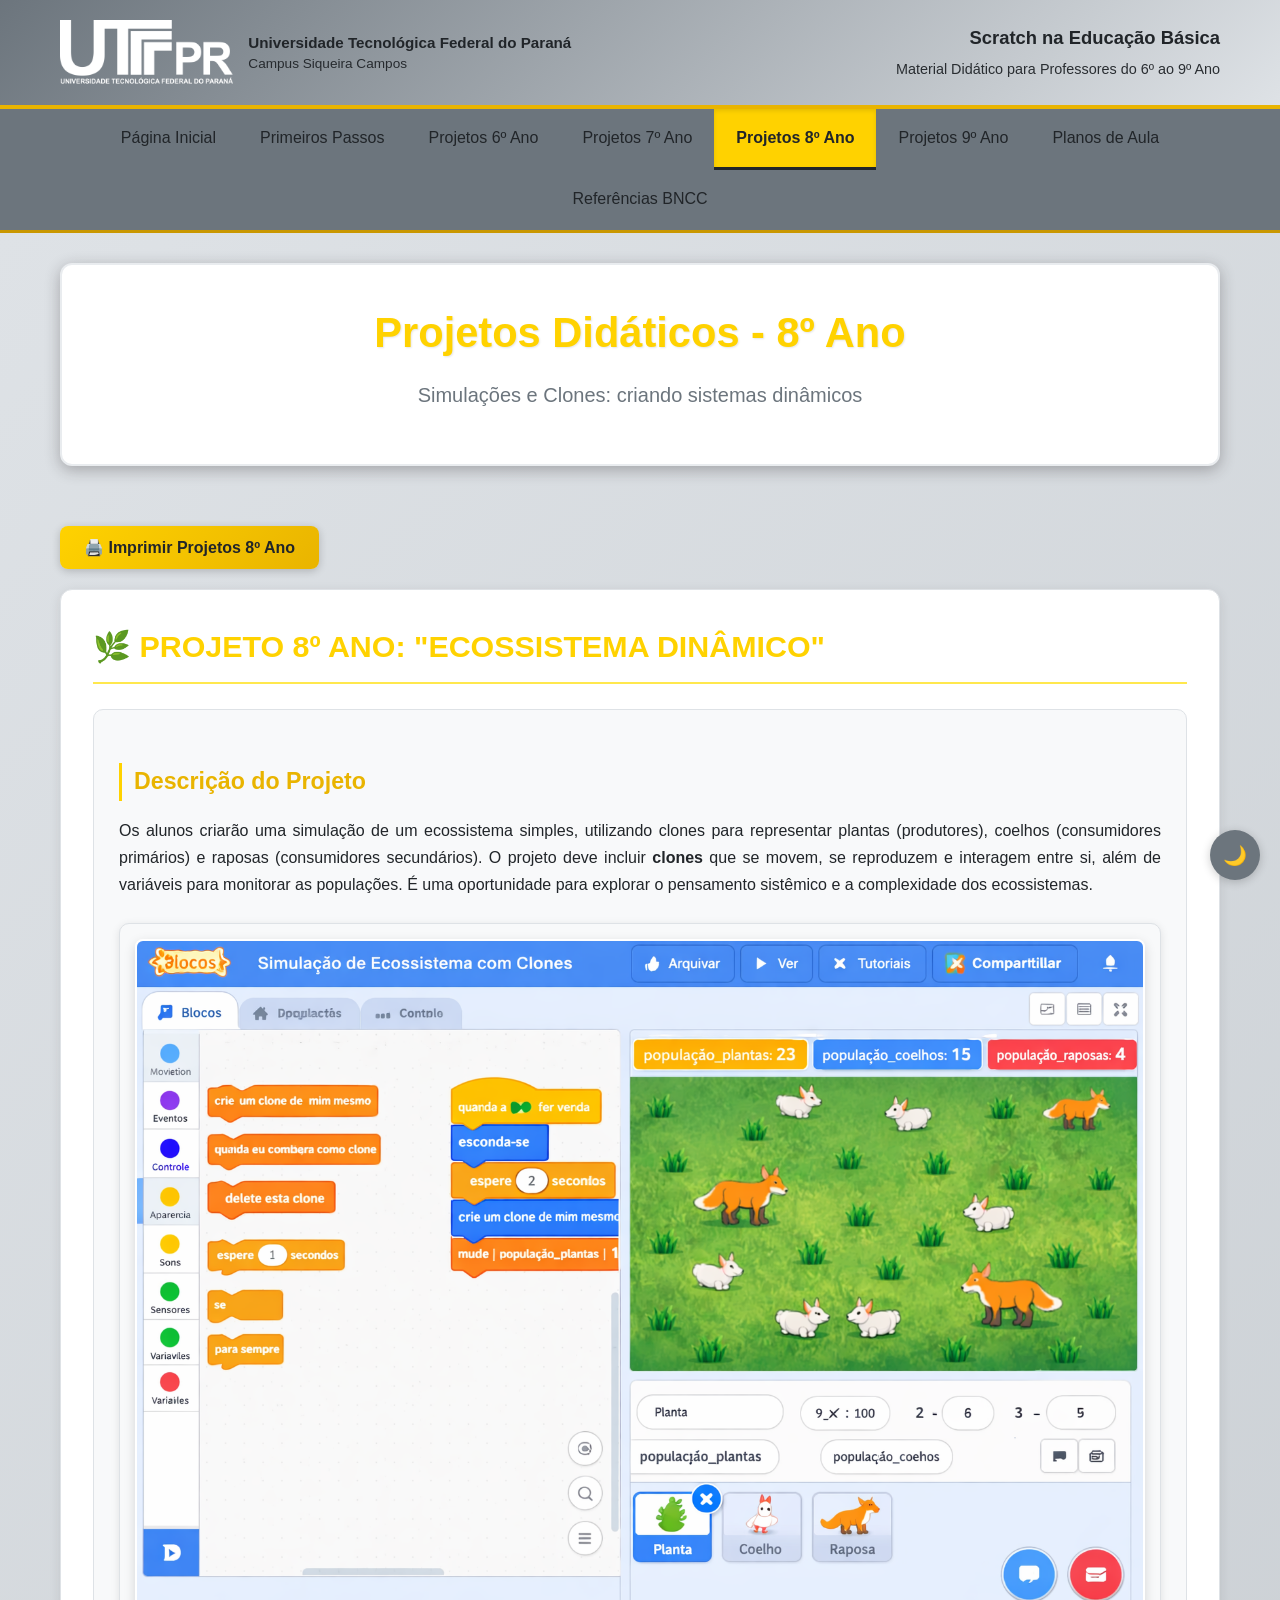
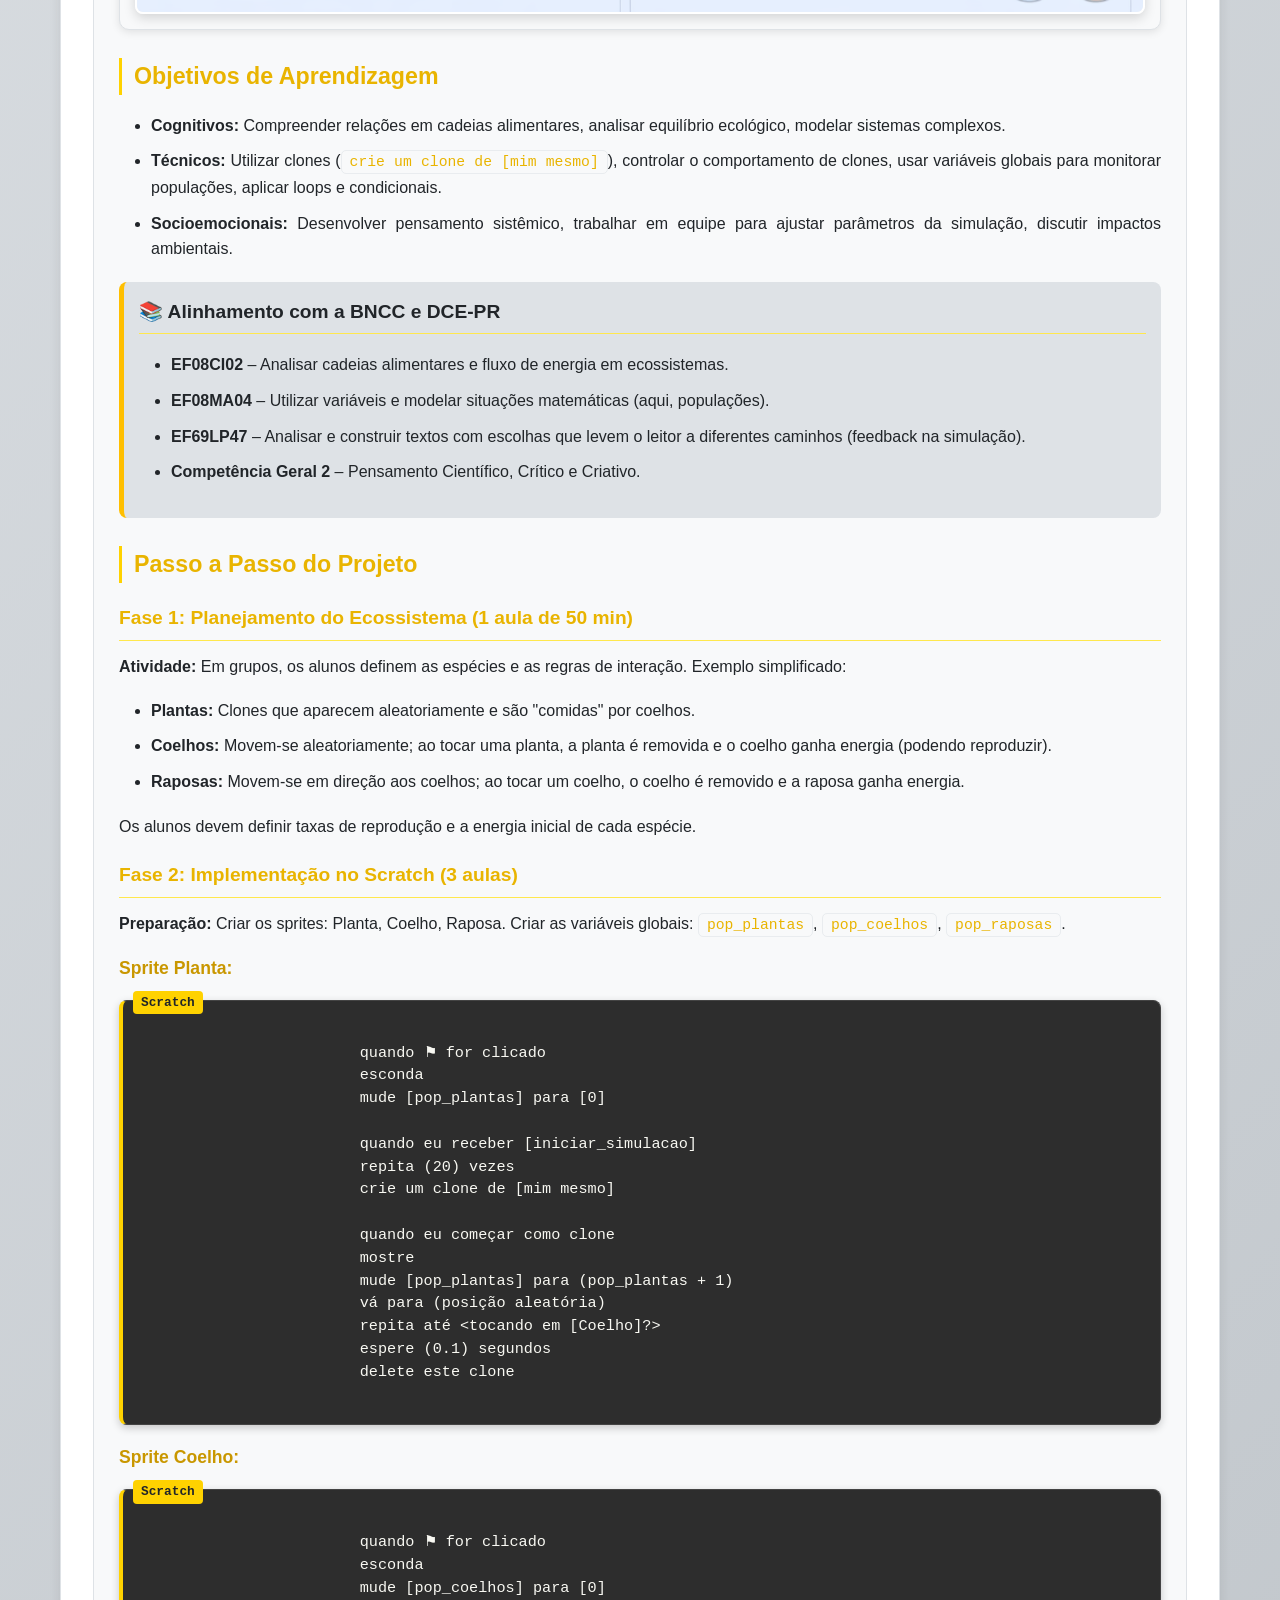
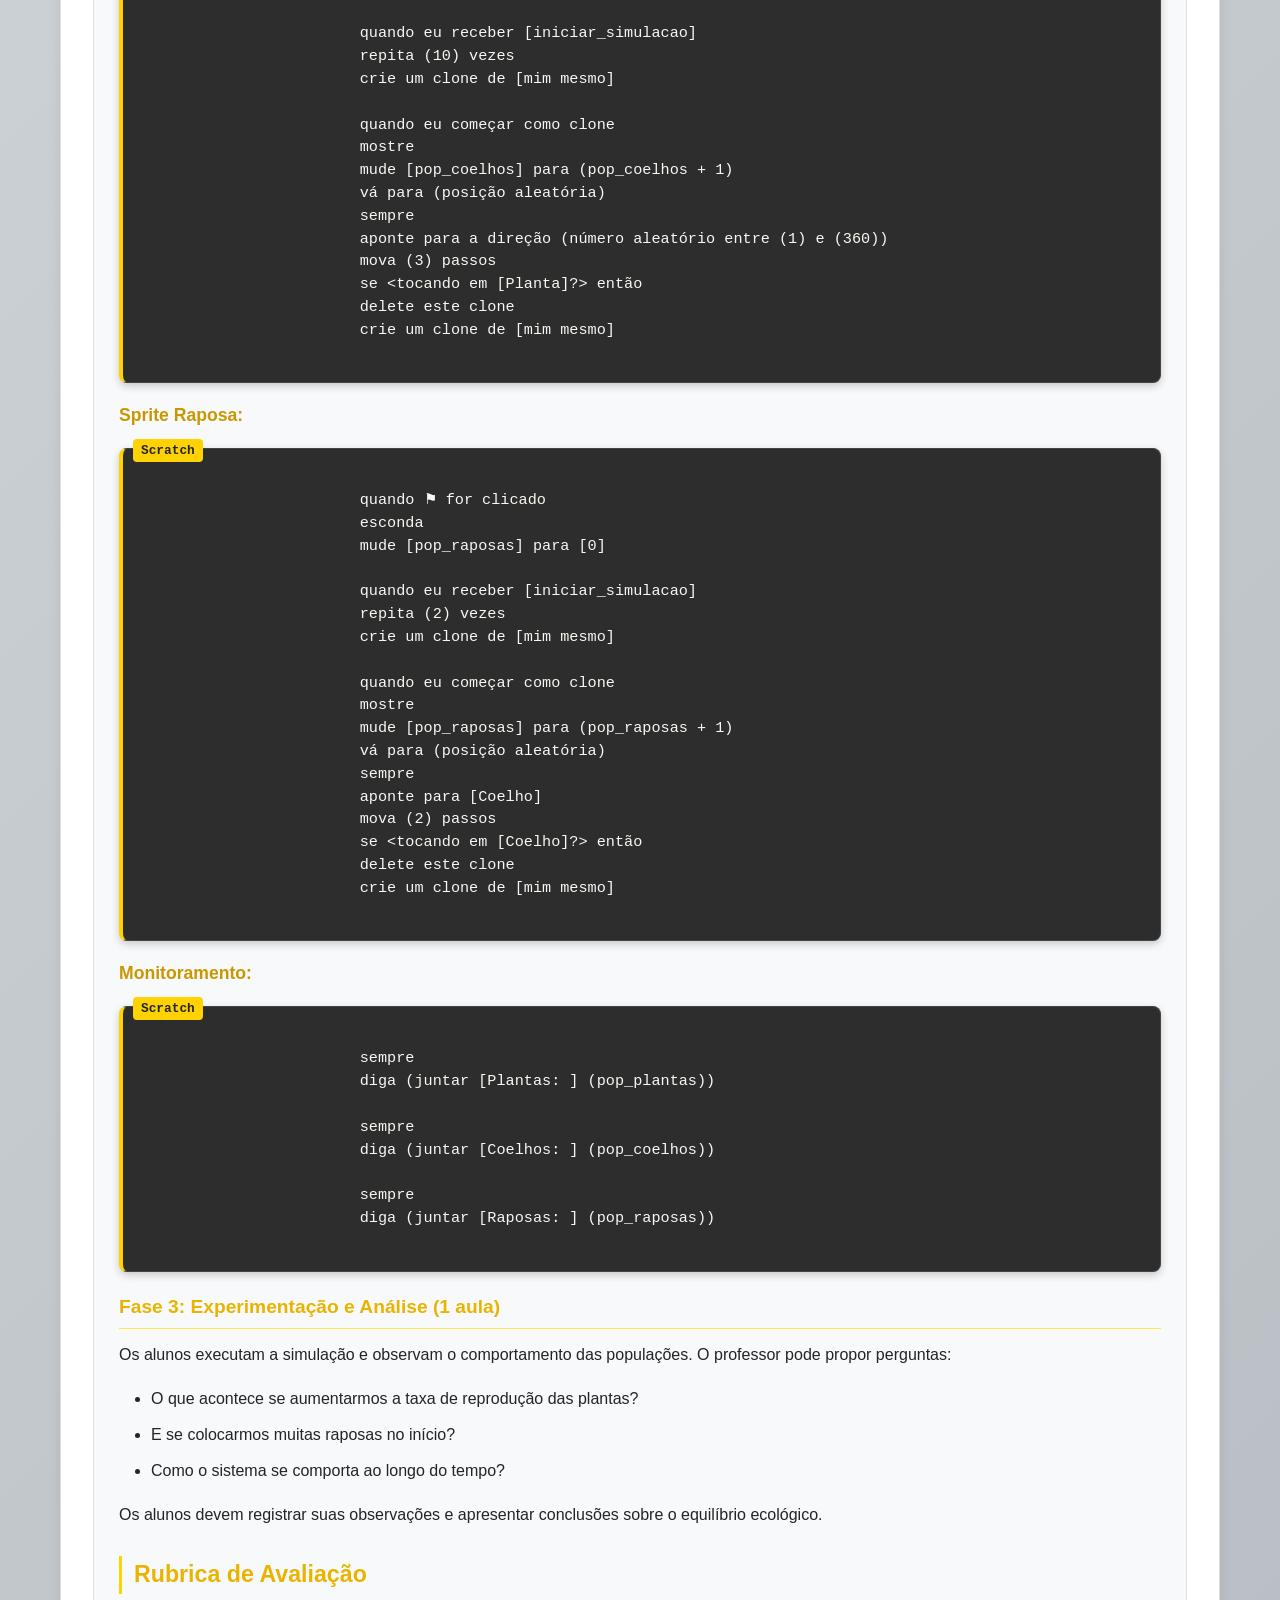
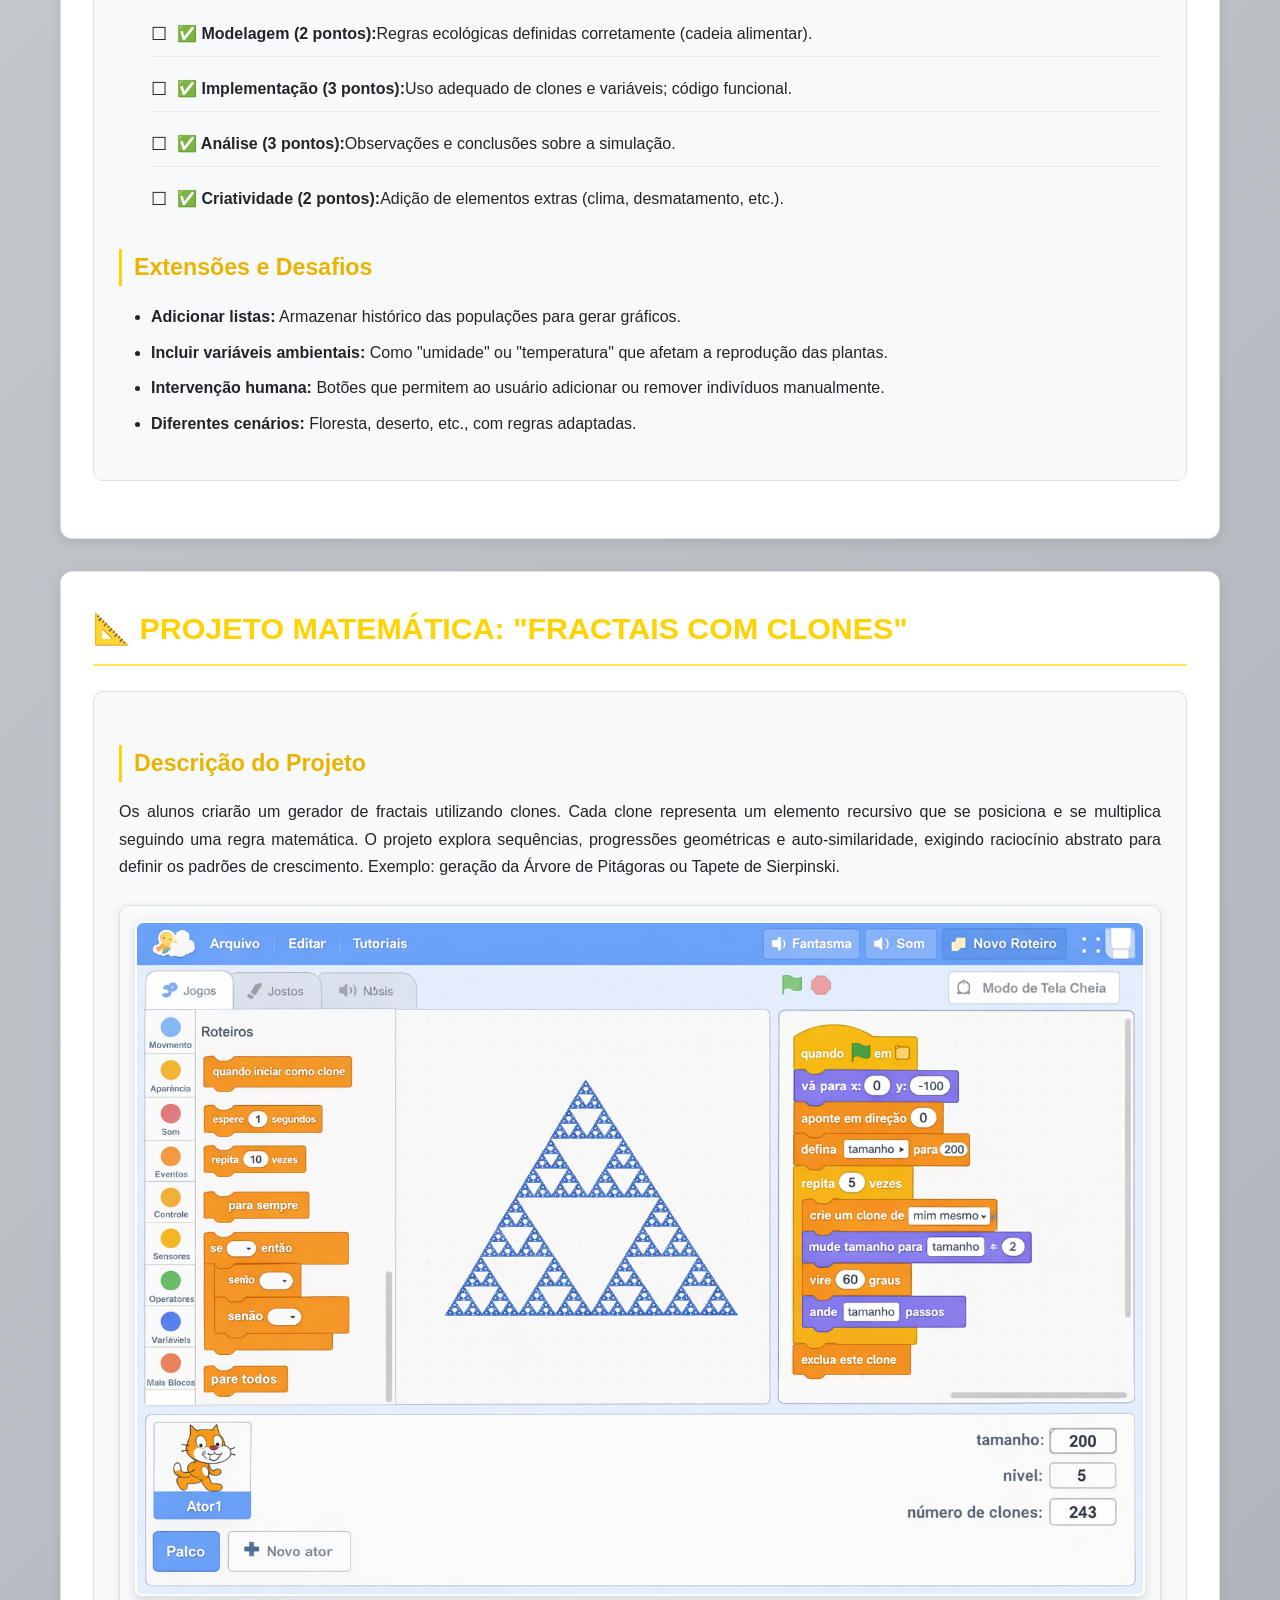
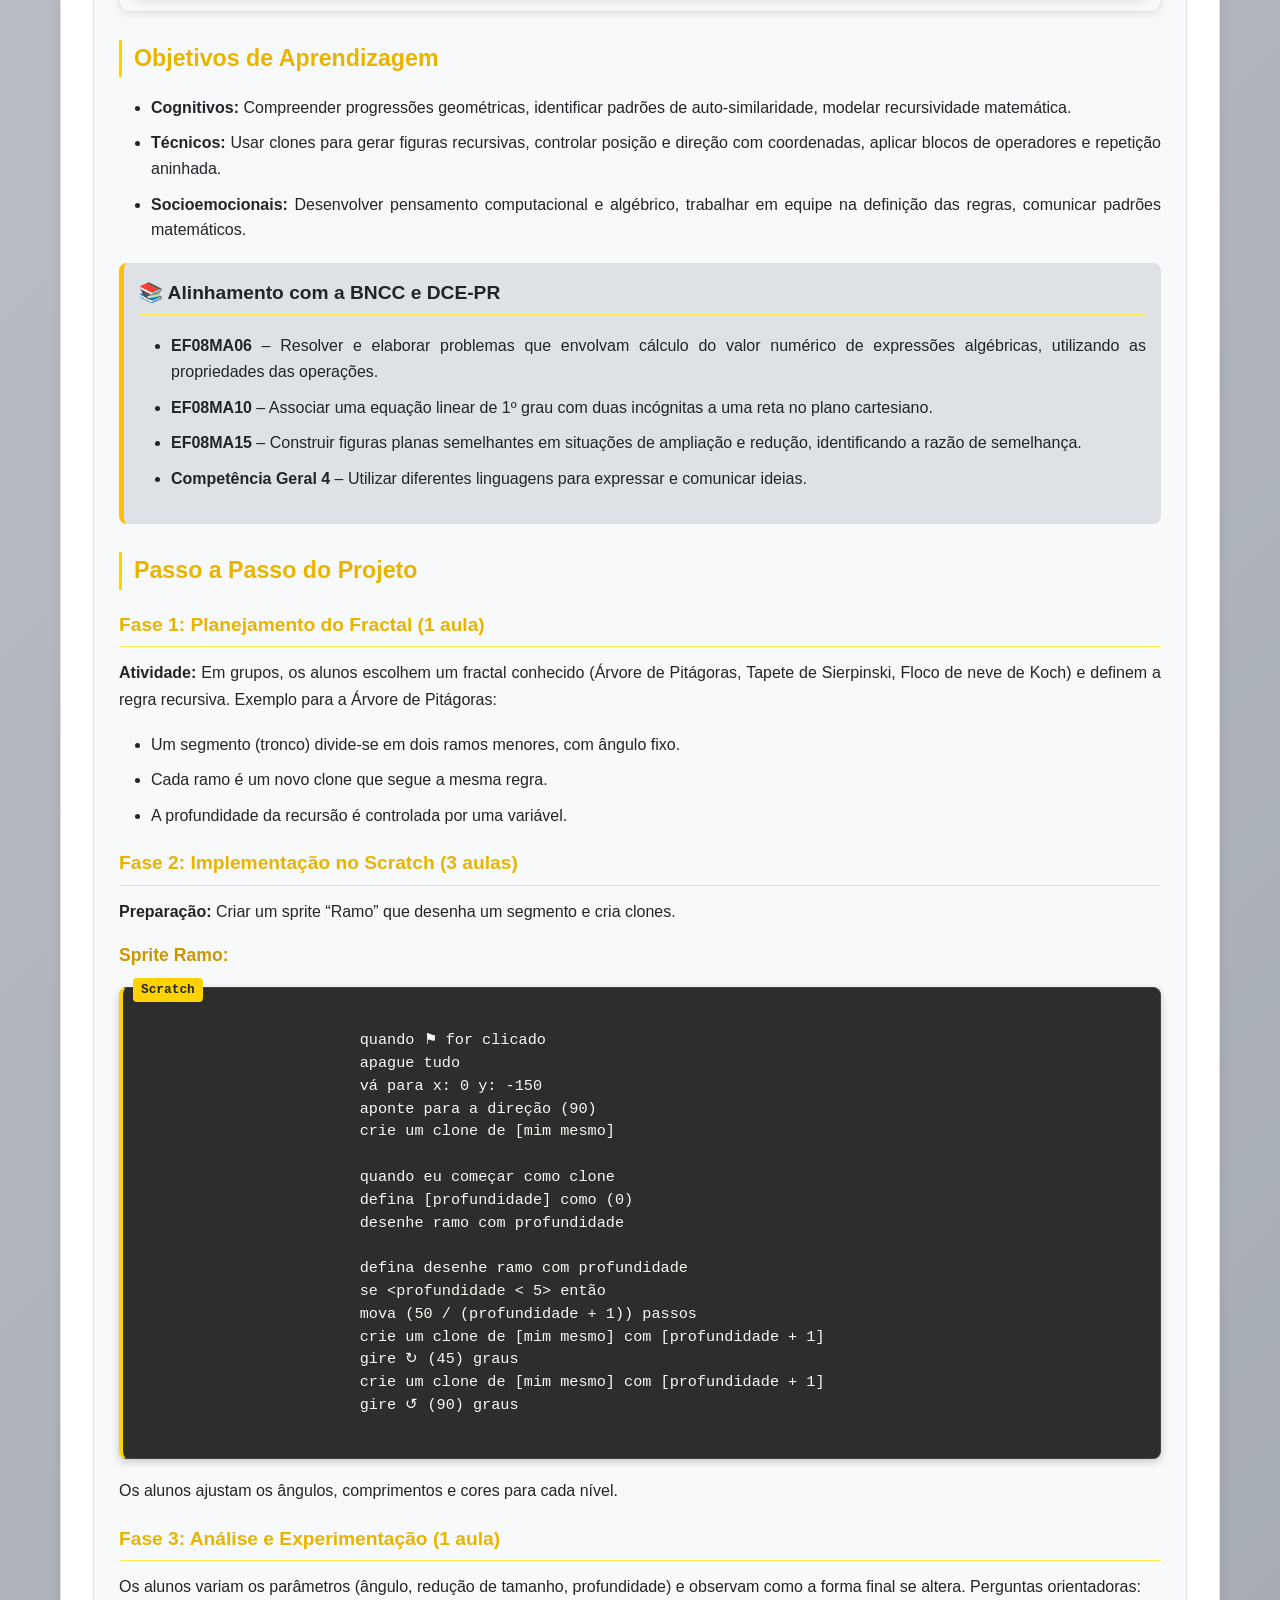
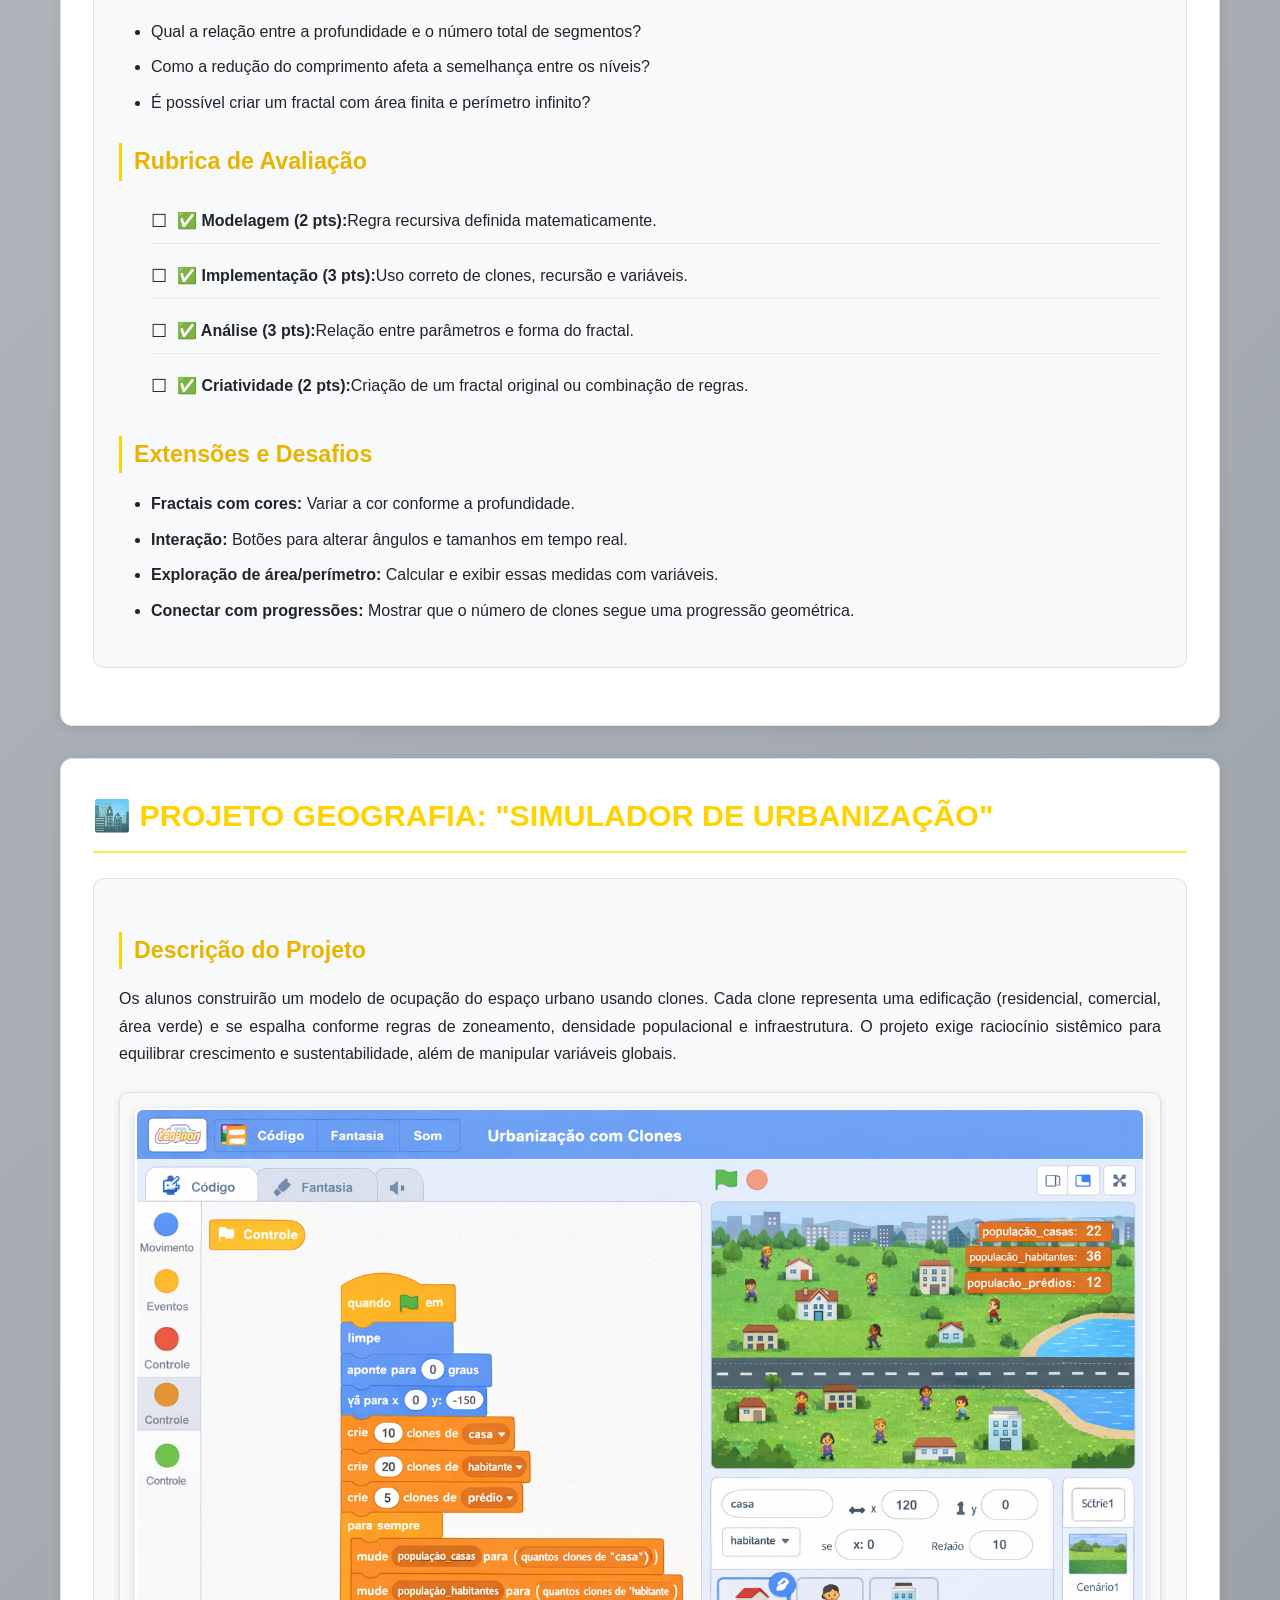
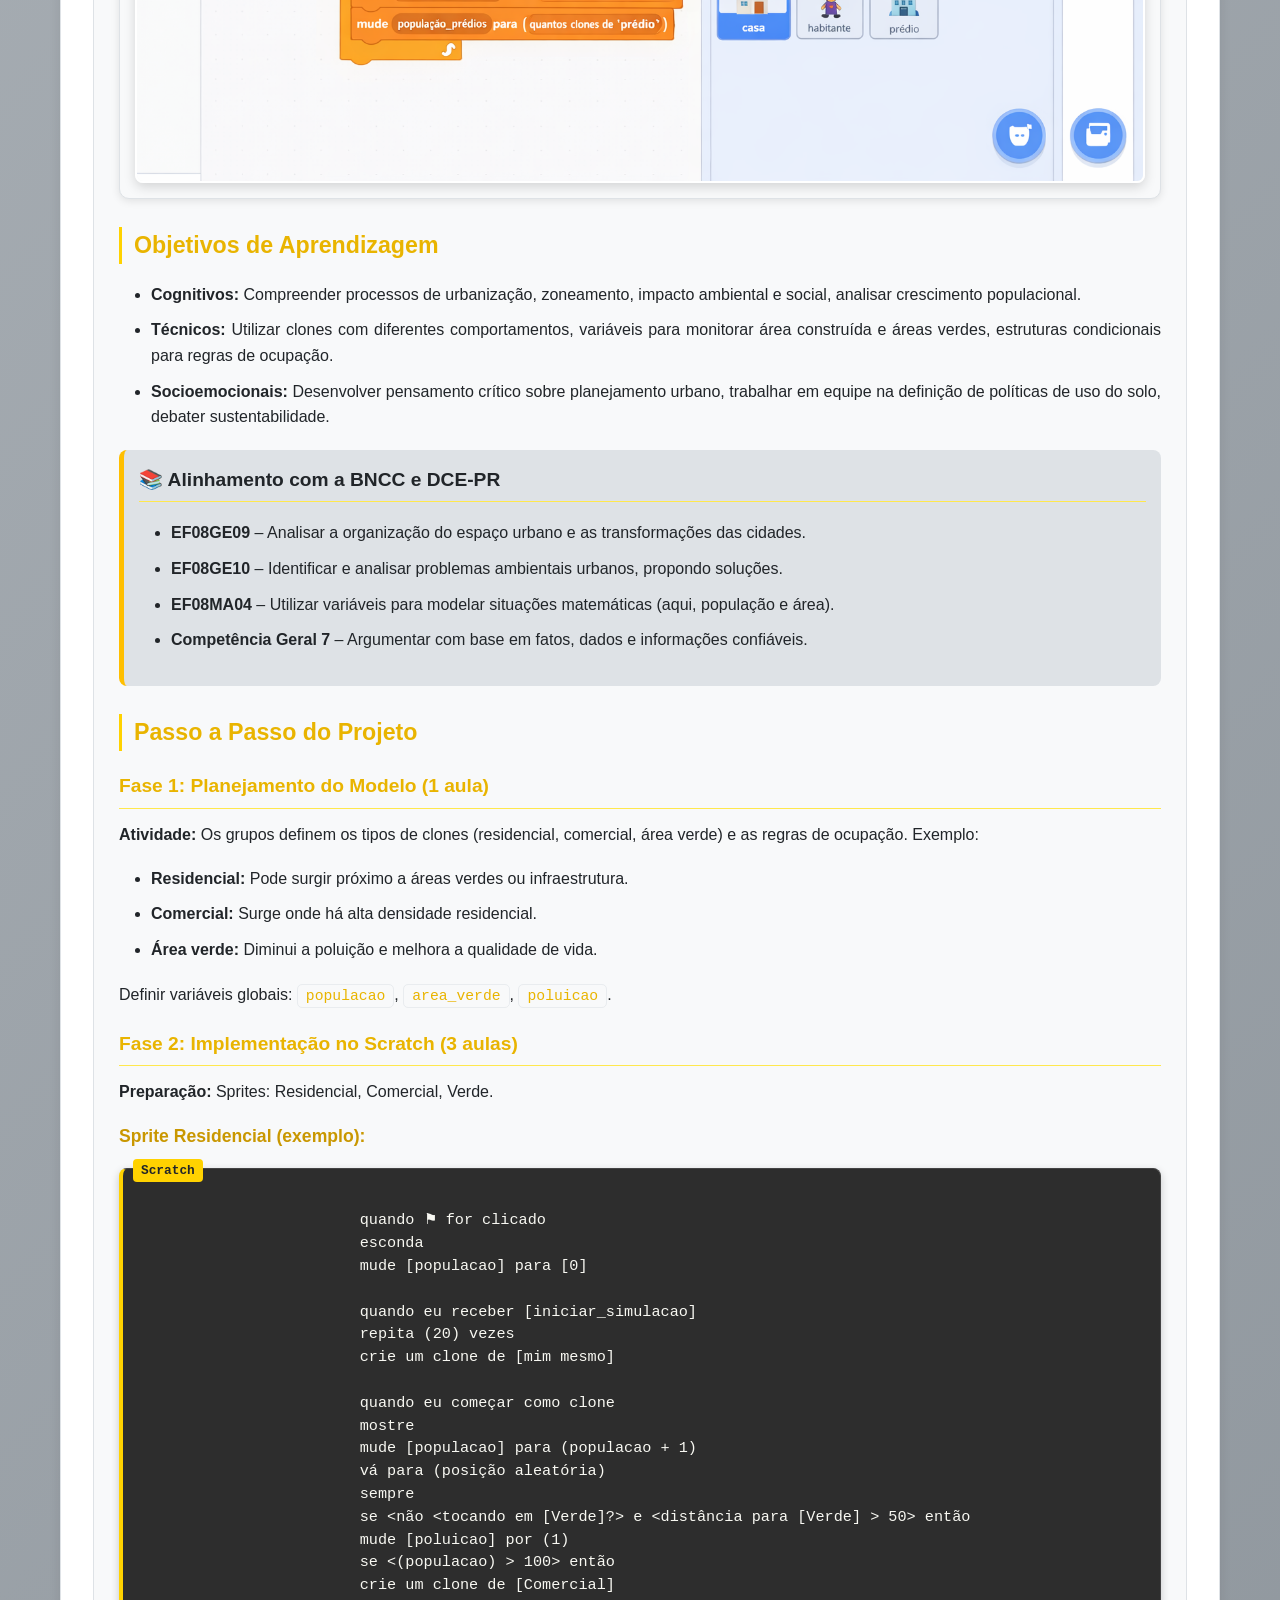
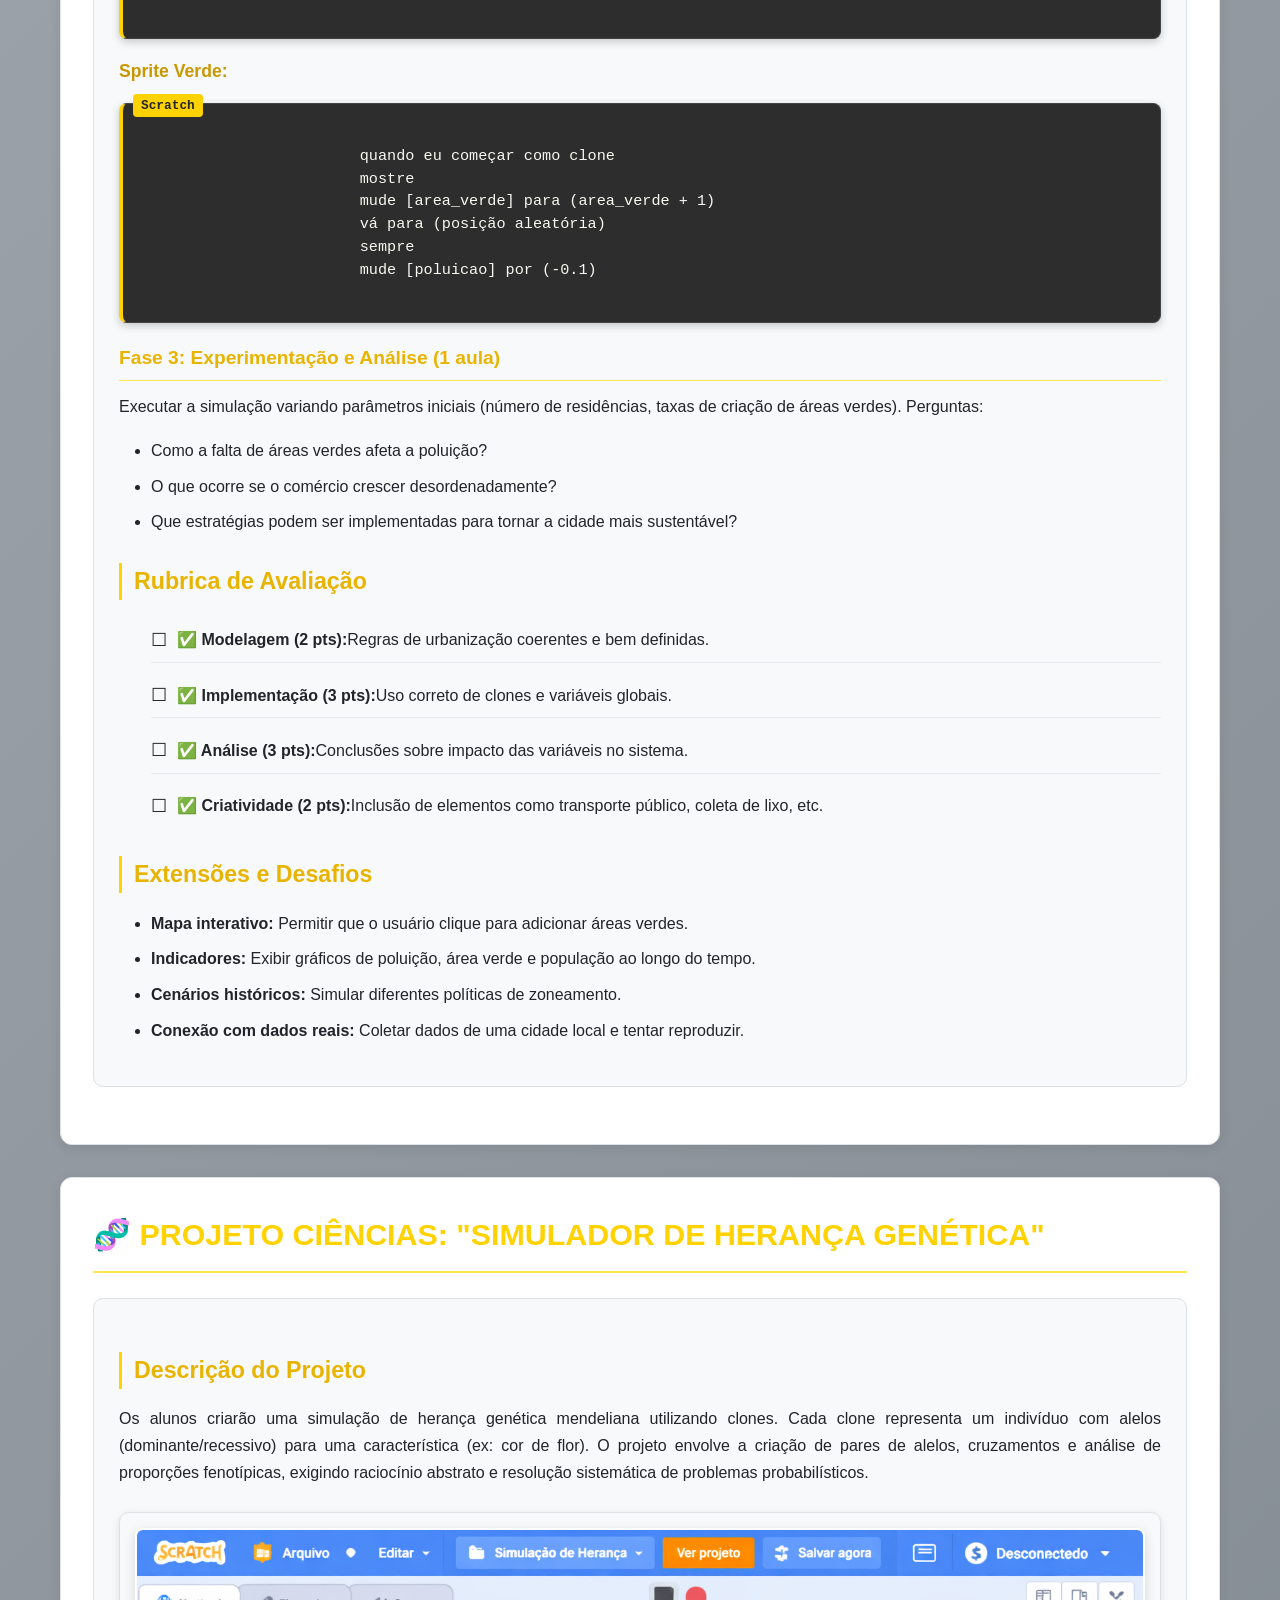
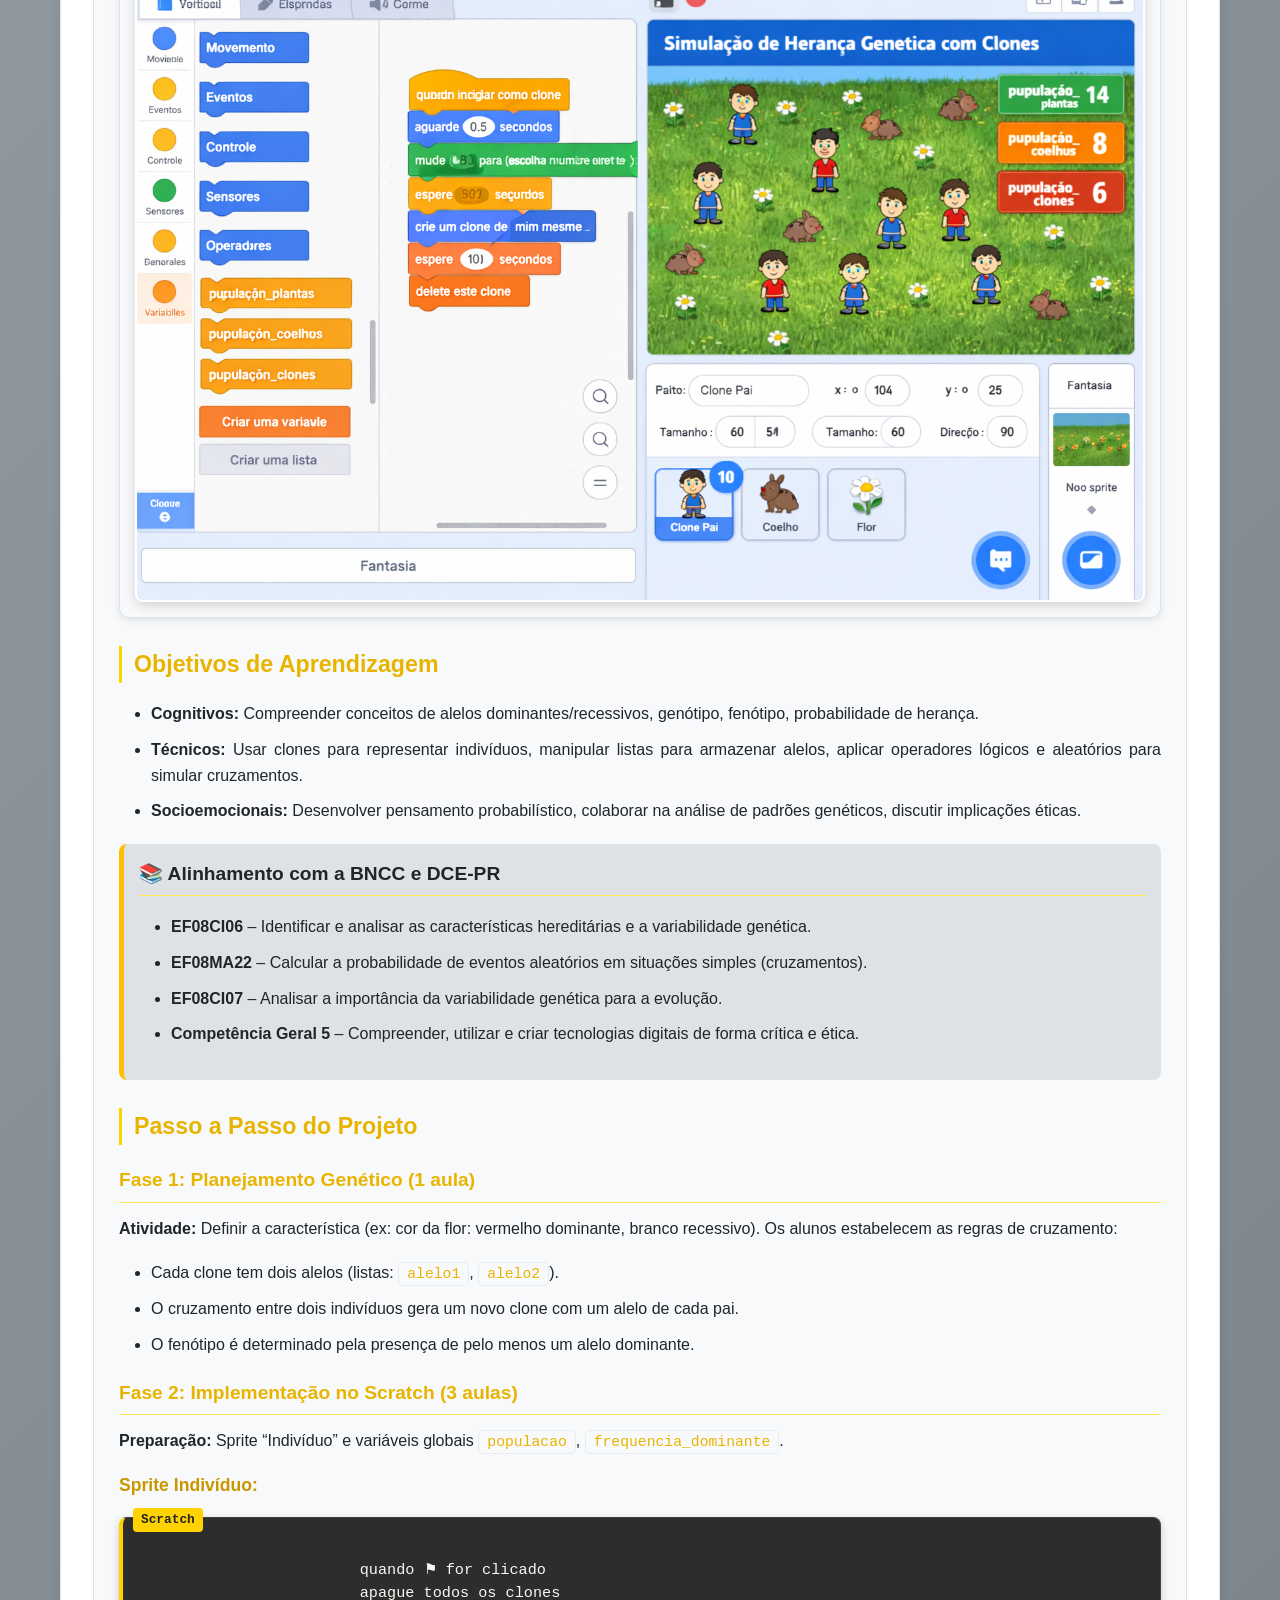
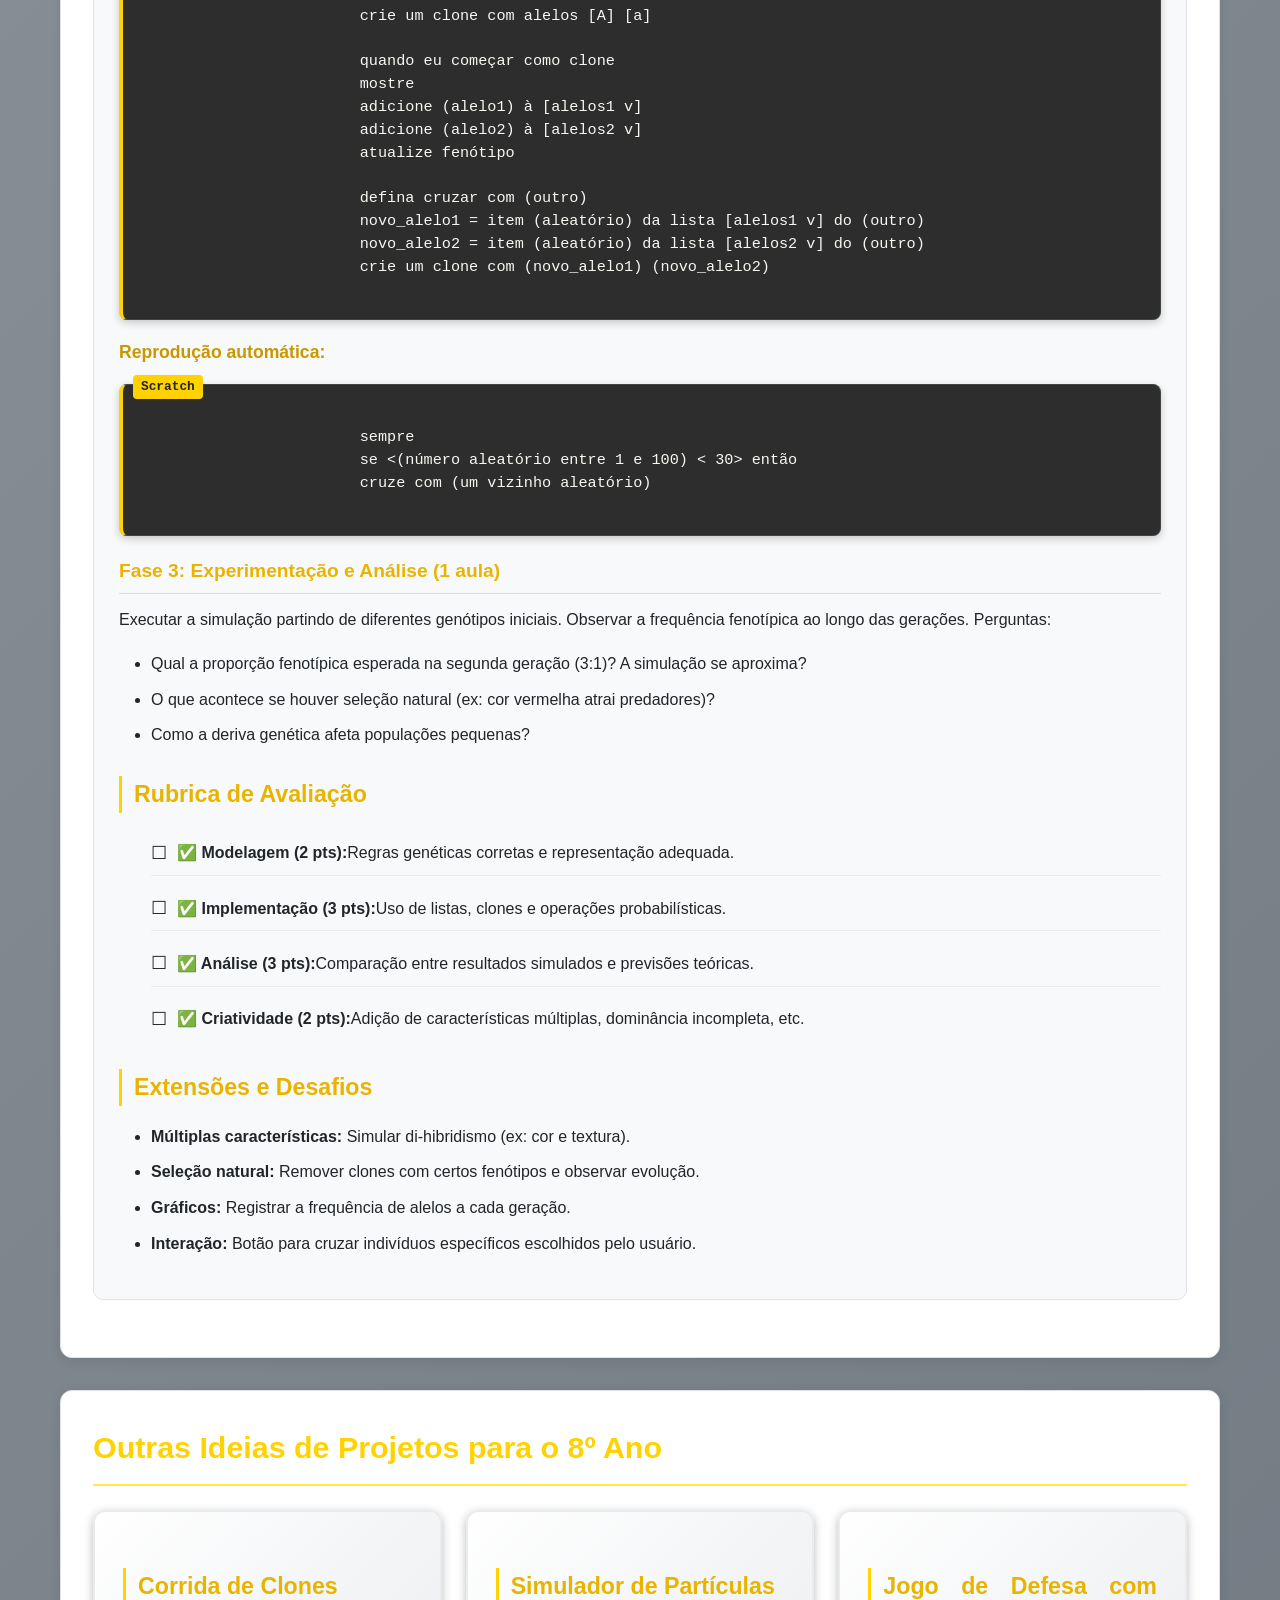
<file: projetos_8_ano.html>
<!DOCTYPE html>
<html lang="pt-BR">
<!-- ===================================================================
     Projetos 8º Ano: Simulação com Clones | Scratch EF II
     ===================================================================
     Objetivo: Fornecer material didático para professores do 8º ano com projetos de simulação usando clones no Scratch
     Autor : Gisele Nunes, Rodrigo Barbosa
     Data  : 2026
     ===================================================================
-->

<head>
    <!-- Define o conjunto de caracteres como UTF-8 para suporte a acentos e caracteres especiais -->
    <meta charset="UTF-8">
    <!-- Configura a viewport para garantir responsividade em dispositivos móveis -->
    <meta name="viewport" content="width=device-width, initial-scale=1.0">
    <!-- Título da página exibido na aba do navegador -->
    <title>Projetos 8º Ano: Simulação com Clones | Scratch EF II</title>
    <!-- Link para o arquivo CSS externo que contém os estilos da página -->
    <link rel="stylesheet" href="style.css">
</head>

<body>
    <!-- ==================== CABEÇALHO DA PÁGINA ==================== -->
    <header>
        <!-- Primeira linha do cabeçalho: logo e título principal -->
        <div class="header-top">
            <!-- Container centralizador do conteúdo -->
            <div class="container">
                <!-- Área que agrupa a logo e o nome da instituição -->
                <div class="logo-container">
                    <!-- Imagem da logo da UTFPR -->
                    <img src="UTFPR_logo.png" alt="UTFPR Logo" class="logo">
                    <!-- Nome da universidade e campus -->
                    <div class="institution-name">
                        Universidade Tecnológica Federal do Paraná<br>
                        <small>Campus Siqueira Campos</small>
                    </div>
                </div>
                <!-- Título do material didático -->
                <div class="header-title">
                    Scratch na Educação Básica<br>
                    <small>Material Didático para Professores do 6º ao 9º Ano</small>
                </div>
            </div>
        </div>
        <!-- Segunda linha do cabeçalho: barra de navegação -->
        <div class="header-bottom">
            <div class="container">
                <!-- Menu de navegação principal -->
                <nav>
                    <ul>
                        <li><a href="index.html">Página Inicial</a></li>
                        <li><a href="primeiros_passos.html">Primeiros Passos</a></li>
                        <li><a href="projetos_6_ano.html">Projetos 6º Ano</a></li>
                        <li><a href="projetos_7_ano.html">Projetos 7º Ano</a></li>
                        <!-- Link atual (página de projetos do 8º ano) -->
                        <li><a href="projetos_8_ano.html">Projetos 8º Ano</a></li>
                        <li><a href="projetos_9_ano.html">Projetos 9º Ano</a></li>
                        <li><a href="planos_de_aula.html">Planos de Aula</a></li>
                        <li><a href="referencias_bncc.html">Referências BNCC</a></li>
                    </ul>
                </nav>
            </div>
        </div>
    </header>

    <!-- ==================== CONTEÚDO PRINCIPAL ==================== -->
    <main>
        <!-- Container centralizador para todo o conteúdo principal -->
        <div class="container">
            <!-- Cabeçalho da página com título e subtítulo -->
            <div class="page-header">
                <h1>Projetos Didáticos - 8º Ano</h1>
                <p class="subtitle">Simulações e Clones: criando sistemas dinâmicos</p>
            </div>

            <!-- ========== PROJETO 1: ECOSSISTEMA DINÂMICO ========== -->
            <div class="content-section">
                <h2>🌿 PROJETO 8º ANO: "ECOSSISTEMA DINÂMICO"</h2>
                <div class="projeto-ano">
                    <h3>Descrição do Projeto</h3>
                    <p>Os alunos criarão uma simulação de um ecossistema simples, utilizando clones para representar
                        plantas (produtores), coelhos (consumidores primários) e raposas (consumidores secundários). O
                        projeto deve incluir <strong>clones</strong> que se movem, se reproduzem e interagem entre si,
                        além de variáveis para monitorar as populações. É uma oportunidade para explorar o pensamento
                        sistêmico e a complexidade dos ecossistemas.</p>
                    <div class="image-container">
                        <!-- Imagem ilustrativa da simulação do ecossistema -->
                        <img src="simulador_ecossistema.png" alt="Simulação de ecossistema com clones no Scratch"
                            class="content-image">
                    </div>
                    <h3>Objetivos de Aprendizagem</h3>
                    <ul>
                        <li><strong>Cognitivos:</strong> Compreender relações em cadeias alimentares, analisar
                            equilíbrio ecológico, modelar sistemas complexos.</li>
                        <li><strong>Técnicos:</strong> Utilizar clones (<code>crie um clone de [mim mesmo]</code>),
                            controlar o comportamento de clones, usar variáveis globais para monitorar populações,
                            aplicar loops e condicionais.</li>
                        <li><strong>Socioemocionais:</strong> Desenvolver pensamento sistêmico, trabalhar em equipe para
                            ajustar parâmetros da simulação, discutir impactos ambientais.</li>
                    </ul>
                    <!-- Caixa com alinhamento à BNCC -->
                    <div class="bncc-box">
                        <h4>📚 Alinhamento com a BNCC e DCE-PR</h4>
                        <ul>
                            <li><strong>EF08CI02</strong> – Analisar cadeias alimentares e fluxo de energia em
                                ecossistemas.</li>
                            <li><strong>EF08MA04</strong> – Utilizar variáveis e modelar situações matemáticas (aqui,
                                populações).</li>
                            <li><strong>EF69LP47</strong> – Analisar e construir textos com escolhas que levem o leitor
                                a diferentes caminhos (feedback na simulação).</li>
                            <li><strong>Competência Geral 2</strong> – Pensamento Científico, Crítico e Criativo.</li>
                        </ul>
                    </div>
                    <h3>Passo a Passo do Projeto</h3>
                    <h4>Fase 1: Planejamento do Ecossistema (1 aula de 50 min)</h4>
                    <p><strong>Atividade:</strong> Em grupos, os alunos definem as espécies e as regras de interação.
                        Exemplo simplificado:</p>
                    <ul>
                        <li><strong>Plantas:</strong> Clones que aparecem aleatoriamente e são "comidas" por coelhos.
                        </li>
                        <li><strong>Coelhos:</strong> Movem-se aleatoriamente; ao tocar uma planta, a planta é removida
                            e o coelho ganha energia (podendo reproduzir).</li>
                        <li><strong>Raposas:</strong> Movem-se em direção aos coelhos; ao tocar um coelho, o coelho é
                            removido e a raposa ganha energia.</li>
                    </ul>
                    <p>Os alunos devem definir taxas de reprodução e a energia inicial de cada espécie.</p>
                    <h4>Fase 2: Implementação no Scratch (3 aulas)</h4>
                    <p><strong>Preparação:</strong> Criar os sprites: Planta, Coelho, Raposa. Criar as variáveis
                        globais: <code>pop_plantas</code>, <code>pop_coelhos</code>, <code>pop_raposas</code>.</p>
                    <!-- Bloco de código Scratch para o sprite Planta -->
                    <h5>Sprite Planta:</h5>
                    <div class="scratch-code">
                        quando ⚑ for clicado
                        esconda
                        mude [pop_plantas] para [0]

                        quando eu receber [iniciar_simulacao]
                        repita (20) vezes
                        crie um clone de [mim mesmo]

                        quando eu começar como clone
                        mostre
                        mude [pop_plantas] para (pop_plantas + 1)
                        vá para (posição aleatória)
                        repita até &lt;tocando em [Coelho]?&gt;
                        espere (0.1) segundos
                        delete este clone
                    </div>
                    <!-- Bloco de código Scratch para o sprite Coelho -->
                    <h5>Sprite Coelho:</h5>
                    <div class="scratch-code">
                        quando ⚑ for clicado
                        esconda
                        mude [pop_coelhos] para [0]

                        quando eu receber [iniciar_simulacao]
                        repita (10) vezes
                        crie um clone de [mim mesmo]

                        quando eu começar como clone
                        mostre
                        mude [pop_coelhos] para (pop_coelhos + 1)
                        vá para (posição aleatória)
                        sempre
                        aponte para a direção (número aleatório entre (1) e (360))
                        mova (3) passos
                        se &lt;tocando em [Planta]?&gt; então
                        delete este clone
                        crie um clone de [mim mesmo]
                    </div>
                    <!-- Bloco de código Scratch para o sprite Raposa -->
                    <h5>Sprite Raposa:</h5>
                    <div class="scratch-code">
                        quando ⚑ for clicado
                        esconda
                        mude [pop_raposas] para [0]

                        quando eu receber [iniciar_simulacao]
                        repita (2) vezes
                        crie um clone de [mim mesmo]

                        quando eu começar como clone
                        mostre
                        mude [pop_raposas] para (pop_raposas + 1)
                        vá para (posição aleatória)
                        sempre
                        aponte para [Coelho]
                        mova (2) passos
                        se &lt;tocando em [Coelho]?&gt; então
                        delete este clone
                        crie um clone de [mim mesmo]
                    </div>
                    <!-- Bloco de código Scratch para monitoramento -->
                    <h5>Monitoramento:</h5>
                    <div class="scratch-code">
                        sempre
                        diga (juntar [Plantas: ] (pop_plantas))

                        sempre
                        diga (juntar [Coelhos: ] (pop_coelhos))

                        sempre
                        diga (juntar [Raposas: ] (pop_raposas))
                    </div>
                    <h4>Fase 3: Experimentação e Análise (1 aula)</h4>
                    <p>Os alunos executam a simulação e observam o comportamento das populações. O professor pode propor
                        perguntas:</p>
                    <ul>
                        <li>O que acontece se aumentarmos a taxa de reprodução das plantas?</li>
                        <li>E se colocarmos muitas raposas no início?</li>
                        <li>Como o sistema se comporta ao longo do tempo?</li>
                    </ul>
                    <p>Os alunos devem registrar suas observações e apresentar conclusões sobre o equilíbrio ecológico.
                    </p>
                    <h3>Rubrica de Avaliação</h3>
                    <ul class="checklist">
                        <li><strong>✅ Modelagem (2 pontos):</strong> Regras ecológicas definidas corretamente (cadeia
                            alimentar).</li>
                        <li><strong>✅ Implementação (3 pontos):</strong> Uso adequado de clones e variáveis; código
                            funcional.</li>
                        <li><strong>✅ Análise (3 pontos):</strong> Observações e conclusões sobre a simulação.</li>
                        <li><strong>✅ Criatividade (2 pontos):</strong> Adição de elementos extras (clima, desmatamento,
                            etc.).</li>
                    </ul>
                    <h3>Extensões e Desafios</h3>
                    <ul>
                        <li><strong>Adicionar listas:</strong> Armazenar histórico das populações para gerar gráficos.
                        </li>
                        <li><strong>Incluir variáveis ambientais:</strong> Como "umidade" ou "temperatura" que afetam a
                            reprodução das plantas.</li>
                        <li><strong>Intervenção humana:</strong> Botões que permitem ao usuário adicionar ou remover
                            indivíduos manualmente.</li>
                        <li><strong>Diferentes cenários:</strong> Floresta, deserto, etc., com regras adaptadas.</li>
                    </ul>
                </div>
            </div>

            <!-- ========== PROJETO 2: FRACTAIS COM CLONES (MATEMÁTICA) ========== -->
            <div class="content-section">
                <h2>📐 PROJETO MATEMÁTICA: "FRACTAIS COM CLONES"</h2>
                <div class="projeto-ano">
                    <h3>Descrição do Projeto</h3>
                    <p>Os alunos criarão um gerador de fractais utilizando clones. Cada clone representa um elemento
                        recursivo que se posiciona e se multiplica seguindo uma regra matemática. O projeto explora
                        sequências, progressões geométricas e auto-similaridade, exigindo raciocínio abstrato para
                        definir os padrões de crescimento. Exemplo: geração da Árvore de Pitágoras ou Tapete de
                        Sierpinski.</p>
                    <div class="image-container">
                        <img src="simulador_fractal.png" alt="Fractal gerado por clones no Scratch"
                            class="content-image">
                    </div>
                    <h3>Objetivos de Aprendizagem</h3>
                    <ul>
                        <li><strong>Cognitivos:</strong> Compreender progressões geométricas, identificar padrões de
                            auto-similaridade, modelar recursividade matemática.</li>
                        <li><strong>Técnicos:</strong> Usar clones para gerar figuras recursivas, controlar posição e
                            direção com coordenadas, aplicar blocos de operadores e repetição aninhada.</li>
                        <li><strong>Socioemocionais:</strong> Desenvolver pensamento computacional e algébrico,
                            trabalhar em equipe na definição das regras, comunicar padrões matemáticos.</li>
                    </ul>
                    <div class="bncc-box">
                        <h4>📚 Alinhamento com a BNCC e DCE-PR</h4>
                        <ul>
                            <li><strong>EF08MA06</strong> – Resolver e elaborar problemas que envolvam cálculo do valor
                                numérico de expressões algébricas, utilizando as propriedades das operações.</li>
                            <li><strong>EF08MA10</strong> – Associar uma equação linear de 1º grau com duas incógnitas a
                                uma reta no plano cartesiano.</li>
                            <li><strong>EF08MA15</strong> – Construir figuras planas semelhantes em situações de
                                ampliação e redução, identificando a razão de semelhança.</li>
                            <li><strong>Competência Geral 4</strong> – Utilizar diferentes linguagens para expressar e
                                comunicar ideias.</li>
                        </ul>
                    </div>
                    <h3>Passo a Passo do Projeto</h3>
                    <h4>Fase 1: Planejamento do Fractal (1 aula)</h4>
                    <p><strong>Atividade:</strong> Em grupos, os alunos escolhem um fractal conhecido (Árvore de
                        Pitágoras, Tapete de Sierpinski, Floco de neve de Koch) e definem a regra recursiva. Exemplo
                        para a Árvore de Pitágoras:</p>
                    <ul>
                        <li>Um segmento (tronco) divide‑se em dois ramos menores, com ângulo fixo.</li>
                        <li>Cada ramo é um novo clone que segue a mesma regra.</li>
                        <li>A profundidade da recursão é controlada por uma variável.</li>
                    </ul>
                    <h4>Fase 2: Implementação no Scratch (3 aulas)</h4>
                    <p><strong>Preparação:</strong> Criar um sprite “Ramo” que desenha um segmento e cria clones.</p>
                    <h5>Sprite Ramo:</h5>
                    <div class="scratch-code">
                        quando ⚑ for clicado
                        apague tudo
                        vá para x: 0 y: -150
                        aponte para a direção (90)
                        crie um clone de [mim mesmo]

                        quando eu começar como clone
                        defina [profundidade] como (0)
                        desenhe ramo com profundidade

                        defina desenhe ramo com profundidade
                        se &lt;profundidade &lt; 5&gt; então
                        mova (50 / (profundidade + 1)) passos
                        crie um clone de [mim mesmo] com [profundidade + 1]
                        gire ↻ (45) graus
                        crie um clone de [mim mesmo] com [profundidade + 1]
                        gire ↺ (90) graus
                    </div>
                    <p>Os alunos ajustam os ângulos, comprimentos e cores para cada nível.</p>
                    <h4>Fase 3: Análise e Experimentação (1 aula)</h4>
                    <p>Os alunos variam os parâmetros (ângulo, redução de tamanho, profundidade) e observam como a forma
                        final se altera. Perguntas orientadoras:</p>
                    <ul>
                        <li>Qual a relação entre a profundidade e o número total de segmentos?</li>
                        <li>Como a redução do comprimento afeta a semelhança entre os níveis?</li>
                        <li>É possível criar um fractal com área finita e perímetro infinito?</li>
                    </ul>
                    <h3>Rubrica de Avaliação</h3>
                    <ul class="checklist">
                        <li><strong>✅ Modelagem (2 pts):</strong> Regra recursiva definida matematicamente.</li>
                        <li><strong>✅ Implementação (3 pts):</strong> Uso correto de clones, recursão e variáveis.</li>
                        <li><strong>✅ Análise (3 pts):</strong> Relação entre parâmetros e forma do fractal.</li>
                        <li><strong>✅ Criatividade (2 pts):</strong> Criação de um fractal original ou combinação de
                            regras.</li>
                    </ul>
                    <h3>Extensões e Desafios</h3>
                    <ul>
                        <li><strong>Fractais com cores:</strong> Variar a cor conforme a profundidade.</li>
                        <li><strong>Interação:</strong> Botões para alterar ângulos e tamanhos em tempo real.</li>
                        <li><strong>Exploração de área/perímetro:</strong> Calcular e exibir essas medidas com
                            variáveis.</li>
                        <li><strong>Conectar com progressões:</strong> Mostrar que o número de clones segue uma
                            progressão geométrica.</li>
                    </ul>
                </div>
            </div>

            <!-- ========== PROJETO 3: SIMULADOR DE URBANIZAÇÃO (GEOGRAFIA) ========== -->
            <div class="content-section">
                <h2>🏙️ PROJETO GEOGRAFIA: "SIMULADOR DE URBANIZAÇÃO"</h2>
                <div class="projeto-ano">
                    <h3>Descrição do Projeto</h3>
                    <p>Os alunos construirão um modelo de ocupação do espaço urbano usando clones. Cada clone representa
                        uma edificação (residencial, comercial, área verde) e se espalha conforme regras de zoneamento,
                        densidade populacional e infraestrutura. O projeto exige raciocínio sistêmico para equilibrar
                        crescimento e sustentabilidade, além de manipular variáveis globais.</p>
                    <div class="image-container">
                        <img src="simulador_urbanizacao.png" alt="Simulação de urbanização com clones no Scratch"
                            class="content-image">
                    </div>
                    <h3>Objetivos de Aprendizagem</h3>
                    <ul>
                        <li><strong>Cognitivos:</strong> Compreender processos de urbanização, zoneamento, impacto
                            ambiental e social, analisar crescimento populacional.</li>
                        <li><strong>Técnicos:</strong> Utilizar clones com diferentes comportamentos, variáveis para
                            monitorar área construída e áreas verdes, estruturas condicionais para regras de ocupação.
                        </li>
                        <li><strong>Socioemocionais:</strong> Desenvolver pensamento crítico sobre planejamento urbano,
                            trabalhar em equipe na definição de políticas de uso do solo, debater sustentabilidade.</li>
                    </ul>
                    <div class="bncc-box">
                        <h4>📚 Alinhamento com a BNCC e DCE-PR</h4>
                        <ul>
                            <li><strong>EF08GE09</strong> – Analisar a organização do espaço urbano e as transformações
                                das cidades.</li>
                            <li><strong>EF08GE10</strong> – Identificar e analisar problemas ambientais urbanos,
                                propondo soluções.</li>
                            <li><strong>EF08MA04</strong> – Utilizar variáveis para modelar situações matemáticas (aqui,
                                população e área).</li>
                            <li><strong>Competência Geral 7</strong> – Argumentar com base em fatos, dados e informações
                                confiáveis.</li>
                        </ul>
                    </div>
                    <h3>Passo a Passo do Projeto</h3>
                    <h4>Fase 1: Planejamento do Modelo (1 aula)</h4>
                    <p><strong>Atividade:</strong> Os grupos definem os tipos de clones (residencial, comercial, área
                        verde) e as regras de ocupação. Exemplo:</p>
                    <ul>
                        <li><strong>Residencial:</strong> Pode surgir próximo a áreas verdes ou infraestrutura.</li>
                        <li><strong>Comercial:</strong> Surge onde há alta densidade residencial.</li>
                        <li><strong>Área verde:</strong> Diminui a poluição e melhora a qualidade de vida.</li>
                    </ul>
                    <p>Definir variáveis globais: <code>populacao</code>, <code>area_verde</code>,
                        <code>poluicao</code>.
                    </p>
                    <h4>Fase 2: Implementação no Scratch (3 aulas)</h4>
                    <p><strong>Preparação:</strong> Sprites: Residencial, Comercial, Verde.</p>
                    <h5>Sprite Residencial (exemplo):</h5>
                    <div class="scratch-code">
                        quando ⚑ for clicado
                        esconda
                        mude [populacao] para [0]

                        quando eu receber [iniciar_simulacao]
                        repita (20) vezes
                        crie um clone de [mim mesmo]

                        quando eu começar como clone
                        mostre
                        mude [populacao] para (populacao + 1)
                        vá para (posição aleatória)
                        sempre
                        se &lt;não &lt;tocando em [Verde]?&gt; e &lt;distância para [Verde] &gt; 50&gt; então
                        mude [poluicao] por (1)
                        se &lt;(populacao) &gt; 100&gt; então
                        crie um clone de [Comercial]
                    </div>
                    <h5>Sprite Verde:</h5>
                    <div class="scratch-code">
                        quando eu começar como clone
                        mostre
                        mude [area_verde] para (area_verde + 1)
                        vá para (posição aleatória)
                        sempre
                        mude [poluicao] por (-0.1)
                    </div>
                    <h4>Fase 3: Experimentação e Análise (1 aula)</h4>
                    <p>Executar a simulação variando parâmetros iniciais (número de residências, taxas de criação de
                        áreas verdes). Perguntas:</p>
                    <ul>
                        <li>Como a falta de áreas verdes afeta a poluição?</li>
                        <li>O que ocorre se o comércio crescer desordenadamente?</li>
                        <li>Que estratégias podem ser implementadas para tornar a cidade mais sustentável?</li>
                    </ul>
                    <h3>Rubrica de Avaliação</h3>
                    <ul class="checklist">
                        <li><strong>✅ Modelagem (2 pts):</strong> Regras de urbanização coerentes e bem definidas.</li>
                        <li><strong>✅ Implementação (3 pts):</strong> Uso correto de clones e variáveis globais.</li>
                        <li><strong>✅ Análise (3 pts):</strong> Conclusões sobre impacto das variáveis no sistema.</li>
                        <li><strong>✅ Criatividade (2 pts):</strong> Inclusão de elementos como transporte público,
                            coleta de lixo, etc.</li>
                    </ul>
                    <h3>Extensões e Desafios</h3>
                    <ul>
                        <li><strong>Mapa interativo:</strong> Permitir que o usuário clique para adicionar áreas verdes.
                        </li>
                        <li><strong>Indicadores:</strong> Exibir gráficos de poluição, área verde e população ao longo
                            do tempo.</li>
                        <li><strong>Cenários históricos:</strong> Simular diferentes políticas de zoneamento.</li>
                        <li><strong>Conexão com dados reais:</strong> Coletar dados de uma cidade local e tentar
                            reproduzir.</li>
                    </ul>
                </div>
            </div>

            <!-- ========== PROJETO 4: SIMULADOR DE HERANÇA GENÉTICA (CIÊNCIAS) ========== -->
            <div class="content-section">
                <h2>🧬 PROJETO CIÊNCIAS: "SIMULADOR DE HERANÇA GENÉTICA"</h2>
                <div class="projeto-ano">
                    <h3>Descrição do Projeto</h3>
                    <p>Os alunos criarão uma simulação de herança genética mendeliana utilizando clones. Cada clone
                        representa um indivíduo com alelos (dominante/recessivo) para uma característica (ex: cor de
                        flor). O projeto envolve a criação de pares de alelos, cruzamentos e análise de proporções
                        fenotípicas, exigindo raciocínio abstrato e resolução sistemática de problemas probabilísticos.
                    </p>
                    <div class="image-container">
                        <img src="simulador_genetica.png" alt="Simulação de herança genética com clones no Scratch"
                            class="content-image">
                    </div>
                    <h3>Objetivos de Aprendizagem</h3>
                    <ul>
                        <li><strong>Cognitivos:</strong> Compreender conceitos de alelos dominantes/recessivos,
                            genótipo, fenótipo, probabilidade de herança.</li>
                        <li><strong>Técnicos:</strong> Usar clones para representar indivíduos, manipular listas para
                            armazenar alelos, aplicar operadores lógicos e aleatórios para simular cruzamentos.</li>
                        <li><strong>Socioemocionais:</strong> Desenvolver pensamento probabilístico, colaborar na
                            análise de padrões genéticos, discutir implicações éticas.</li>
                    </ul>
                    <div class="bncc-box">
                        <h4>📚 Alinhamento com a BNCC e DCE-PR</h4>
                        <ul>
                            <li><strong>EF08CI06</strong> – Identificar e analisar as características hereditárias e a
                                variabilidade genética.</li>
                            <li><strong>EF08MA22</strong> – Calcular a probabilidade de eventos aleatórios em situações
                                simples (cruzamentos).</li>
                            <li><strong>EF08CI07</strong> – Analisar a importância da variabilidade genética para a
                                evolução.</li>
                            <li><strong>Competência Geral 5</strong> – Compreender, utilizar e criar tecnologias
                                digitais de forma crítica e ética.</li>
                        </ul>
                    </div>
                    <h3>Passo a Passo do Projeto</h3>
                    <h4>Fase 1: Planejamento Genético (1 aula)</h4>
                    <p><strong>Atividade:</strong> Definir a característica (ex: cor da flor: vermelho dominante, branco
                        recessivo). Os alunos estabelecem as regras de cruzamento:</p>
                    <ul>
                        <li>Cada clone tem dois alelos (listas: <code>alelo1</code>, <code>alelo2</code>).</li>
                        <li>O cruzamento entre dois indivíduos gera um novo clone com um alelo de cada pai.</li>
                        <li>O fenótipo é determinado pela presença de pelo menos um alelo dominante.</li>
                    </ul>
                    <h4>Fase 2: Implementação no Scratch (3 aulas)</h4>
                    <p><strong>Preparação:</strong> Sprite “Indivíduo” e variáveis globais <code>populacao</code>,
                        <code>frequencia_dominante</code>.
                    </p>
                    <h5>Sprite Indivíduo:</h5>
                    <div class="scratch-code">
                        quando ⚑ for clicado
                        apague todos os clones
                        crie um clone com alelos [A] [a]

                        quando eu começar como clone
                        mostre
                        adicione (alelo1) à [alelos1 v]
                        adicione (alelo2) à [alelos2 v]
                        atualize fenótipo

                        defina cruzar com (outro)
                        novo_alelo1 = item (aleatório) da lista [alelos1 v] do (outro)
                        novo_alelo2 = item (aleatório) da lista [alelos2 v] do (outro)
                        crie um clone com (novo_alelo1) (novo_alelo2)
                    </div>
                    <h5>Reprodução automática:</h5>
                    <div class="scratch-code">
                        sempre
                        se &lt;(número aleatório entre 1 e 100) &lt; 30&gt; então
                        cruze com (um vizinho aleatório)
                    </div>
                    <h4>Fase 3: Experimentação e Análise (1 aula)</h4>
                    <p>Executar a simulação partindo de diferentes genótipos iniciais. Observar a frequência fenotípica
                        ao longo das gerações. Perguntas:</p>
                    <ul>
                        <li>Qual a proporção fenotípica esperada na segunda geração (3:1)? A simulação se aproxima?</li>
                        <li>O que acontece se houver seleção natural (ex: cor vermelha atrai predadores)?</li>
                        <li>Como a deriva genética afeta populações pequenas?</li>
                    </ul>
                    <h3>Rubrica de Avaliação</h3>
                    <ul class="checklist">
                        <li><strong>✅ Modelagem (2 pts):</strong> Regras genéticas corretas e representação adequada.
                        </li>
                        <li><strong>✅ Implementação (3 pts):</strong> Uso de listas, clones e operações probabilísticas.
                        </li>
                        <li><strong>✅ Análise (3 pts):</strong> Comparação entre resultados simulados e previsões
                            teóricas.</li>
                        <li><strong>✅ Criatividade (2 pts):</strong> Adição de características múltiplas, dominância
                            incompleta, etc.</li>
                    </ul>
                    <h3>Extensões e Desafios</h3>
                    <ul>
                        <li><strong>Múltiplas características:</strong> Simular di‑hibridismo (ex: cor e textura).</li>
                        <li><strong>Seleção natural:</strong> Remover clones com certos fenótipos e observar evolução.
                        </li>
                        <li><strong>Gráficos:</strong> Registrar a frequência de alelos a cada geração.</li>
                        <li><strong>Interação:</strong> Botão para cruzar indivíduos específicos escolhidos pelo
                            usuário.</li>
                    </ul>
                </div>
            </div>

            <!-- ========== OUTRAS IDEIAS DE PROJETOS ========== -->
            <div class="content-section">
                <h2>Outras Ideias de Projetos para o 8º Ano</h2>
                <div class="card-grid">
                    <div class="nav-card">
                        <h3>Corrida de Clones</h3>
                        <p>Um jogo onde clones competem em uma pista, cada um com um comportamento diferente. Trabalha
                            listas e parâmetros.</p>
                    </div>
                    <div class="nav-card">
                        <h3>Simulador de Partículas</h3>
                        <p>Clones que se movem e colidem, simulando movimento browniano ou comportamento de gases.</p>
                    </div>
                    <div class="nav-card">
                        <h3>Jogo de Defesa com Torres</h3>
                        <p>Clones de inimigos que aparecem em ondas e clones de torres que atiram.</p>
                    </div>
                </div>
            </div>

            <!-- ========== MATERIAL DE APOIO PARA O PROFESSOR ========== -->
            <div class="content-section">
                <h2>Material de Apoio para o Professor</h2>
                <div class="info-box">
                    <h4>📌 Dicas para a Atividade</h4>
                    <ul>
                        <li><strong>Comece simples:</strong> Implemente apenas plantas e coelhos primeiro, depois
                            adicione raposas.</li>
                        <li><strong>Teste com diferentes taxas:</strong> Faça os alunos experimentarem e registrarem o
                            que observam.</li>
                        <li><strong>Utilize o "Modo de exibição de tela cheia":</strong> Ajuda a visualizar melhor o
                            movimento dos clones.</li>
                    </ul>
                </div>
                <div class="info-box">
                    <h4>📚 Conexões Curriculares</h4>
                    <ul>
                        <li><strong>Ciências:</strong> Ecologia, cadeias alimentares, fatores bióticos e abióticos.</li>
                        <li><strong>Matemática:</strong> Modelagem, análise de dados, gráficos.</li>
                        <li><strong>Geografia:</strong> Impacto humano no meio ambiente.</li>
                    </ul>
                </div>
            </div>

            <!-- ========== NAVEGAÇÃO ENTRE PÁGINAS ========== -->
            <div class="content-section">
                <h2>Navegação</h2>
                <div class="card-grid">
                    <a href="projetos_7_ano.html" class="nav-card">
                        <h3>Anterior: 7º Ano</h3>
                        <p>Quiz Educativo</p>
                    </a>
                    <a href="index.html" class="nav-card">
                        <h3>Página Inicial</h3>
                        <p>Voltar à cartilha principal</p>
                    </a>
                    <a href="projetos_9_ano.html" class="nav-card">
                        <h3>Próximo: 9º Ano</h3>
                        <p>Super Trunfo e Ponte para Python</p>
                    </a>
                </div>
            </div>
        </div>
    </main>

    <!-- ==================== RODAPÉ ==================== -->
    <footer>
        <div class="container">
            <div class="footer-content">
                <div class="footer-section">
                    <h3>UTFPR - Campus Siqueira Campos</h3>
                    <p>Universidade Tecnológica Federal do Paraná</p>
                    <p>Departamento de Computação</p>
                </div>
                <div class="footer-section">
                    <h3>Recursos Scratch</h3>
                    <ul>
                        <li><a href="https://scratch.mit.edu" target="_blank" rel="noopener noreferrer">Site Oficial do
                                Scratch</a></li>
                        <li><a href="https://scratch.mit.edu/educators" target="_blank" rel="noopener noreferrer">Para
                                Educadores</a></li>
                        <li><a href="https://scratch.mit.edu/parents" target="_blank" rel="noopener noreferrer">Para
                                Pais</a></li>
                    </ul>
                </div>
                <div class="footer-section">
                    <h3>Contato</h3>
                    <p>Email: giseleacn@gmail.com</p>
                    <p>Email: barbosa.rodrigo.1979@gmail.com</p>
                </div>
            </div>
            <div class="copyright">
                &copy; 2026 UTFPR - Desenvolvido por Gisele Nunes e Rodrigo Barbosa. Todos os direitos reservados.
            </div>
        </div>
    </footer>

    <!-- Botão para alternar entre tema claro e escuro -->
    <button class="theme-toggle" id="themeToggle" aria-pressed="false"
        aria-label="Alternar tema claro e escuro">🌙</button>
    <!-- Script externo para funcionalidades interativas (ex: troca de tema) -->
    <script src="script.js"></script>
</body>

</html>
</file>
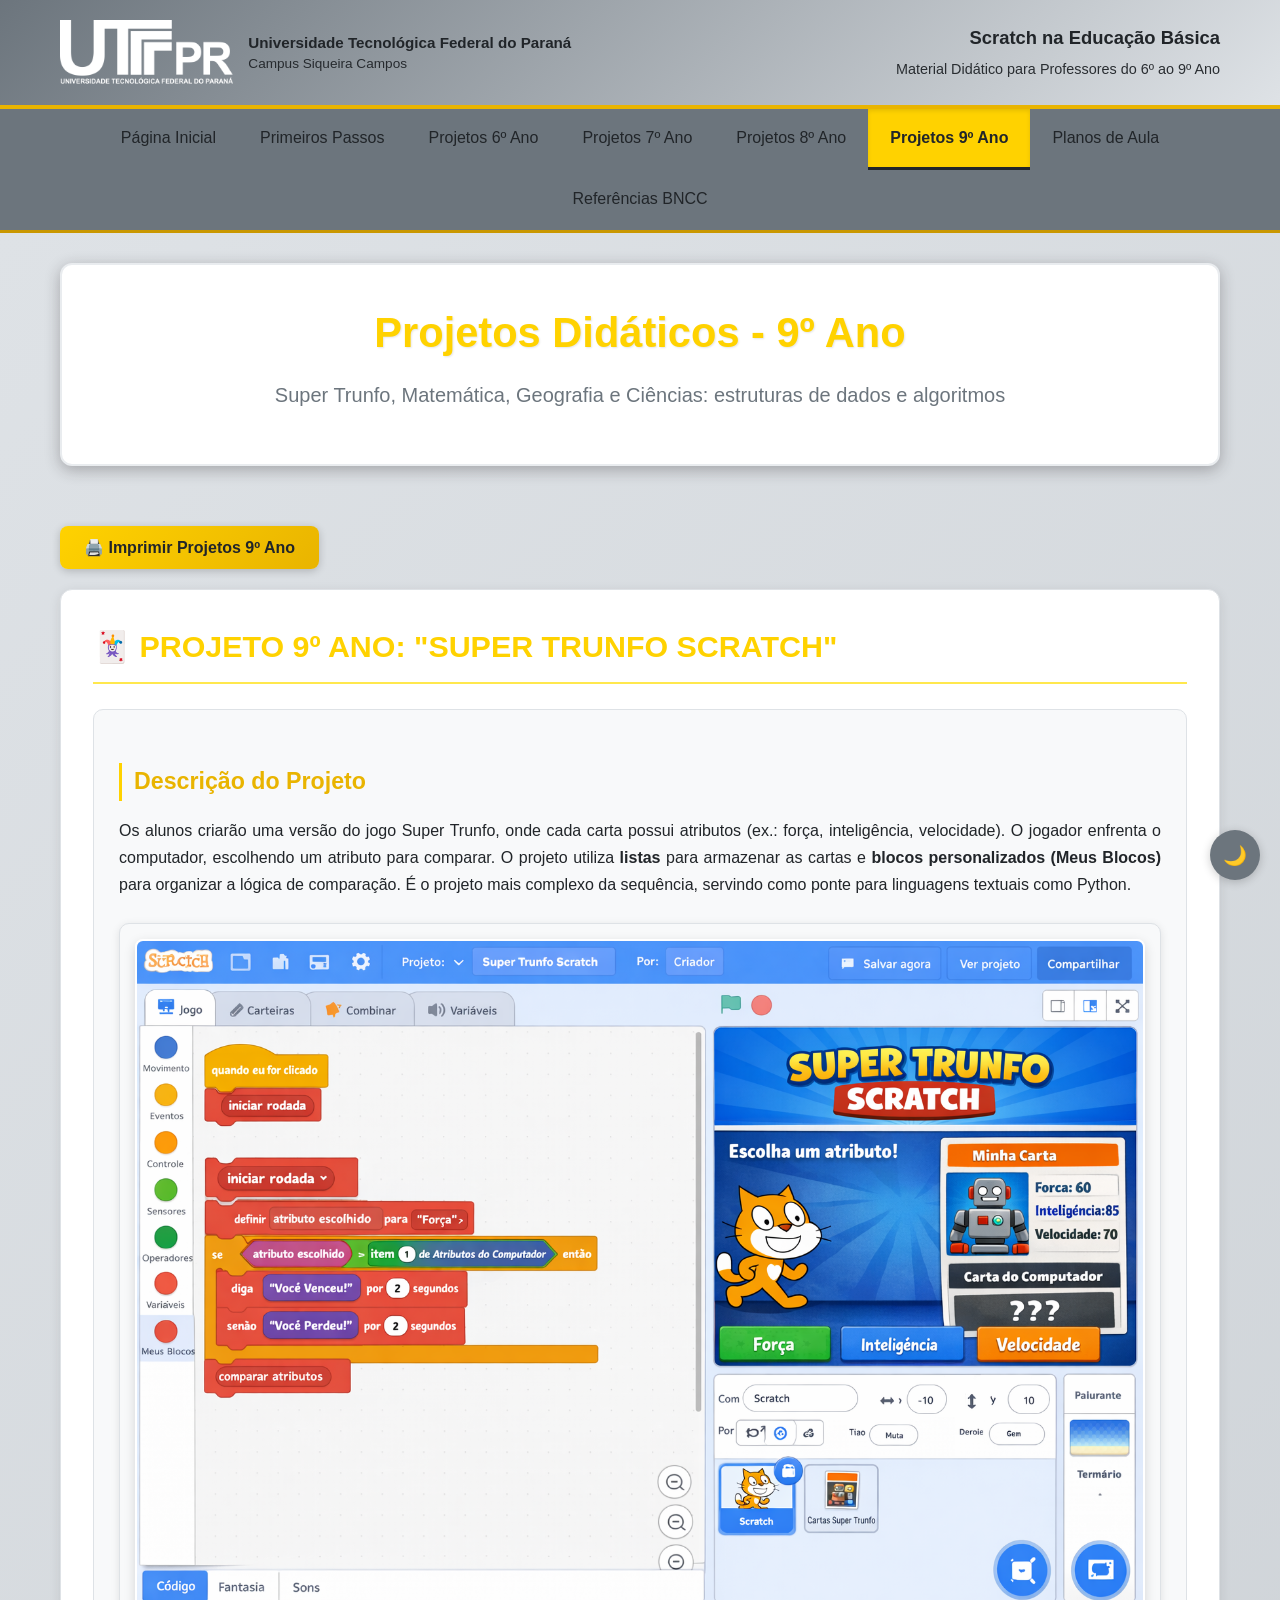
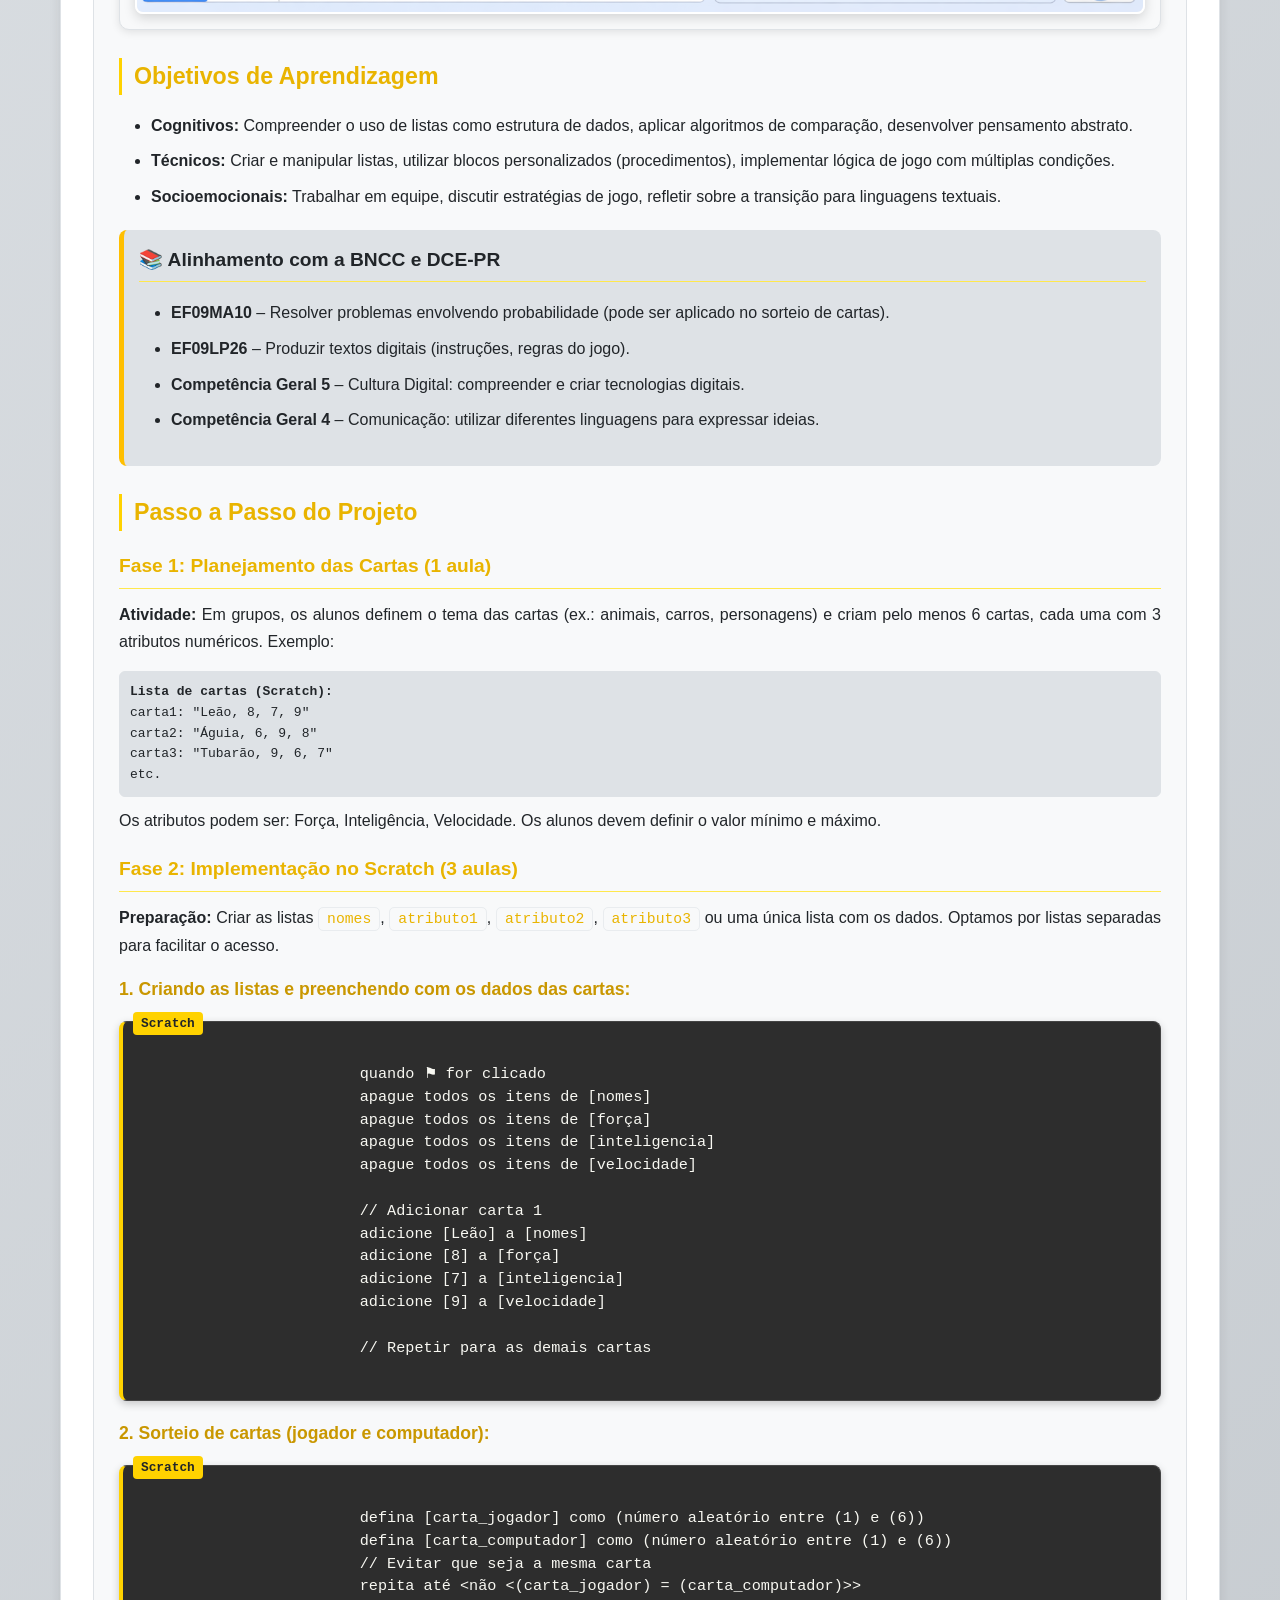
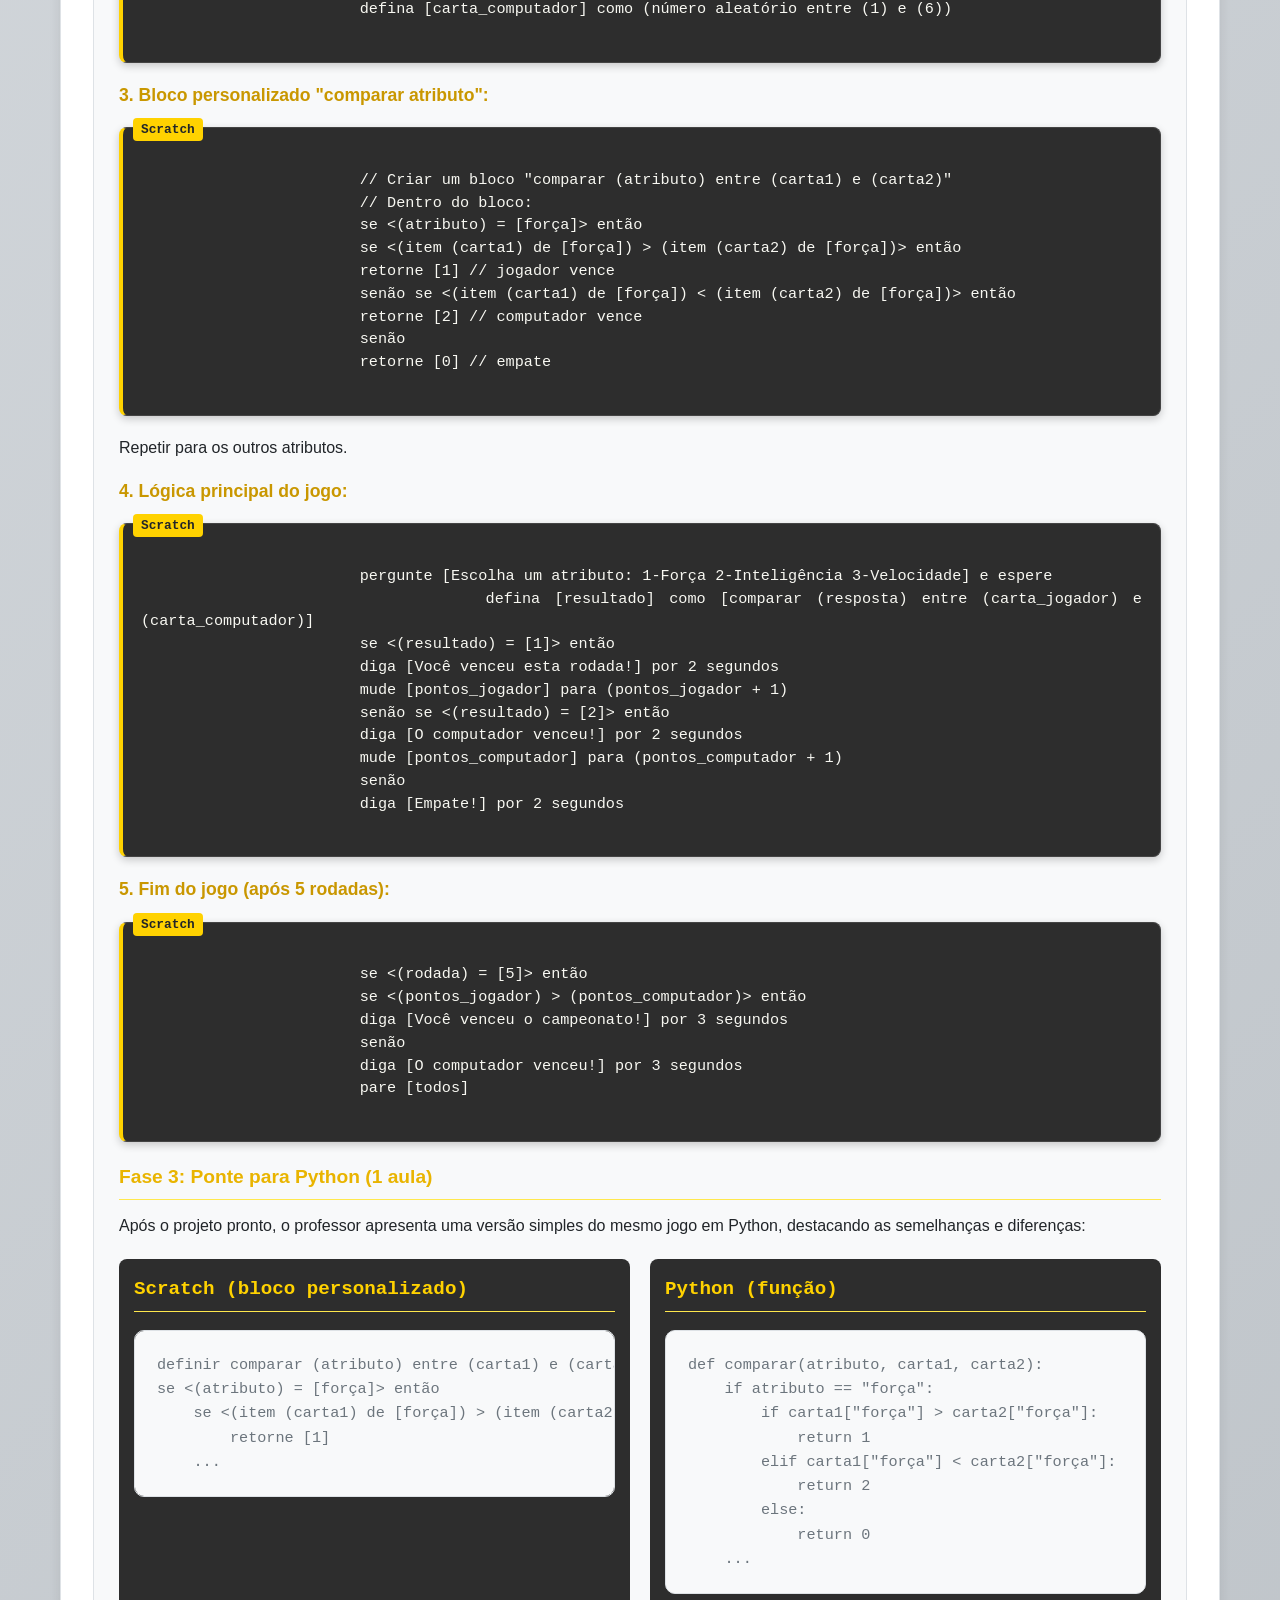
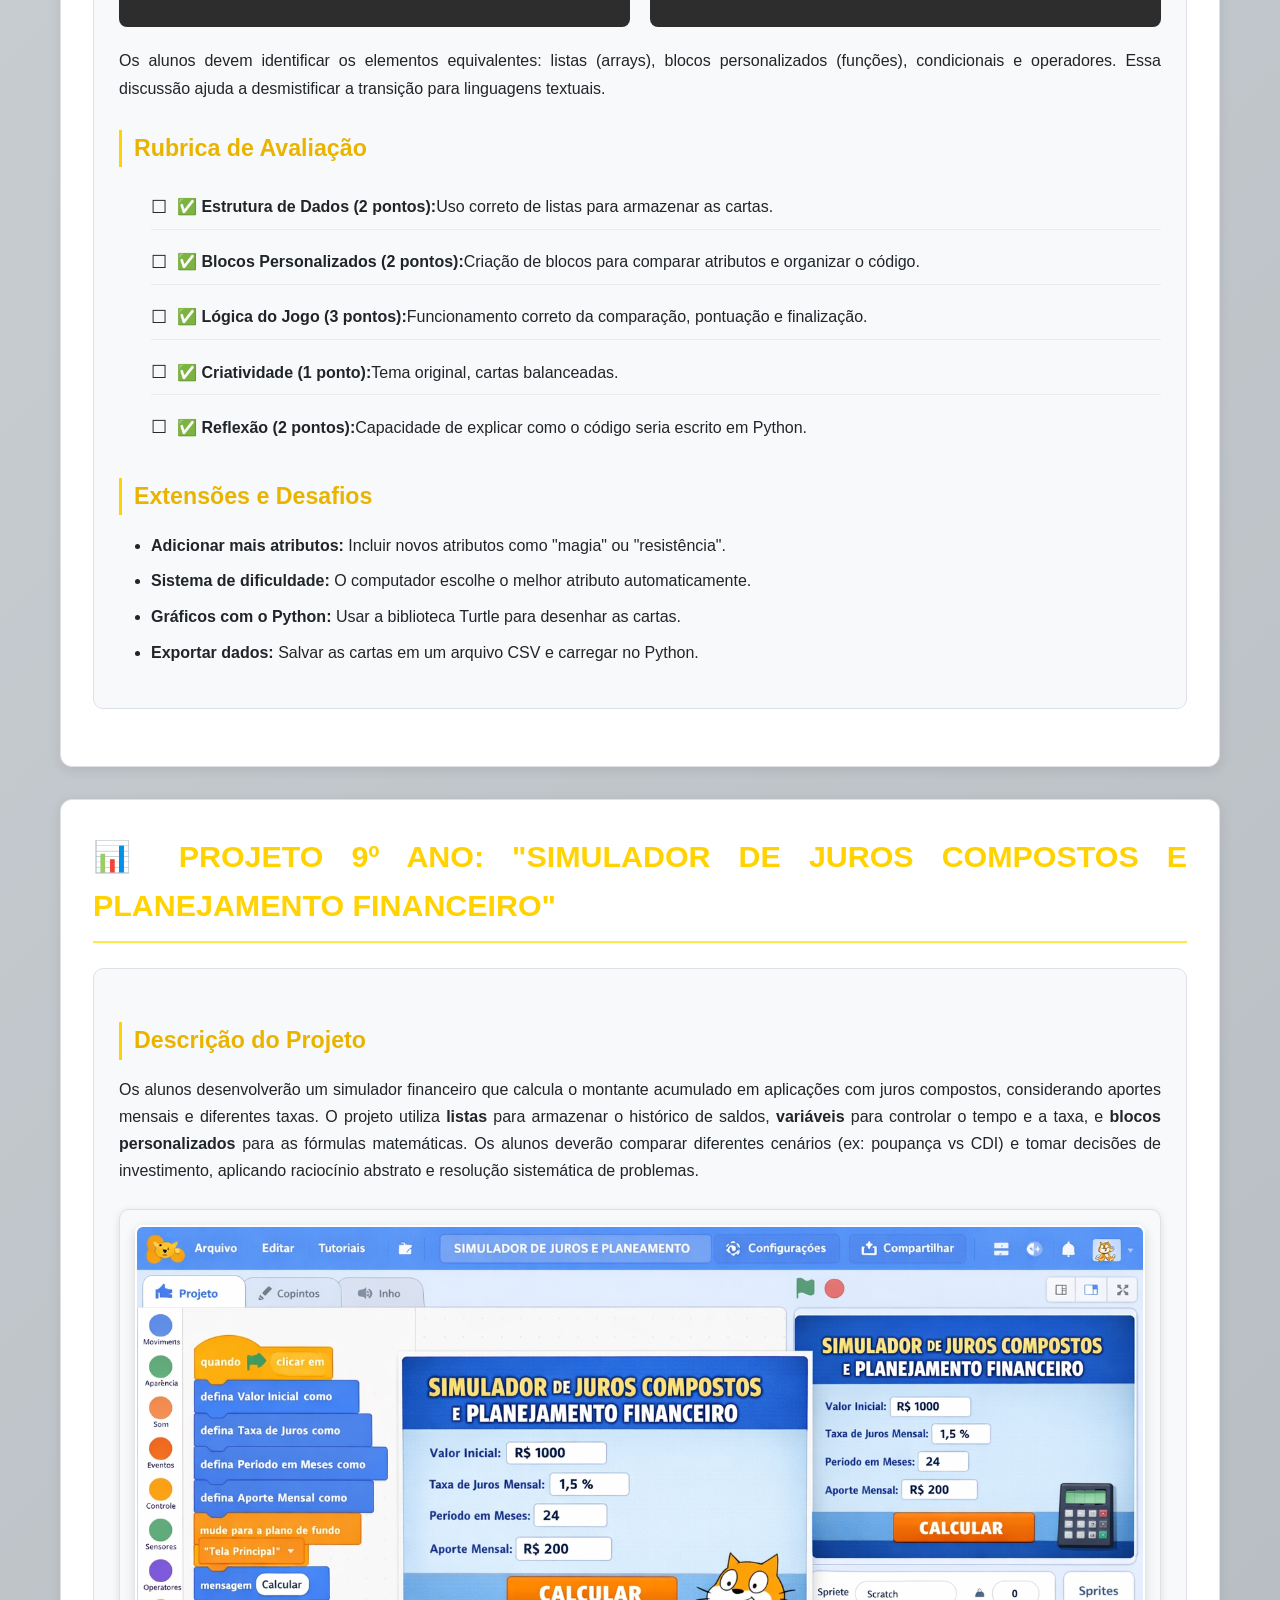
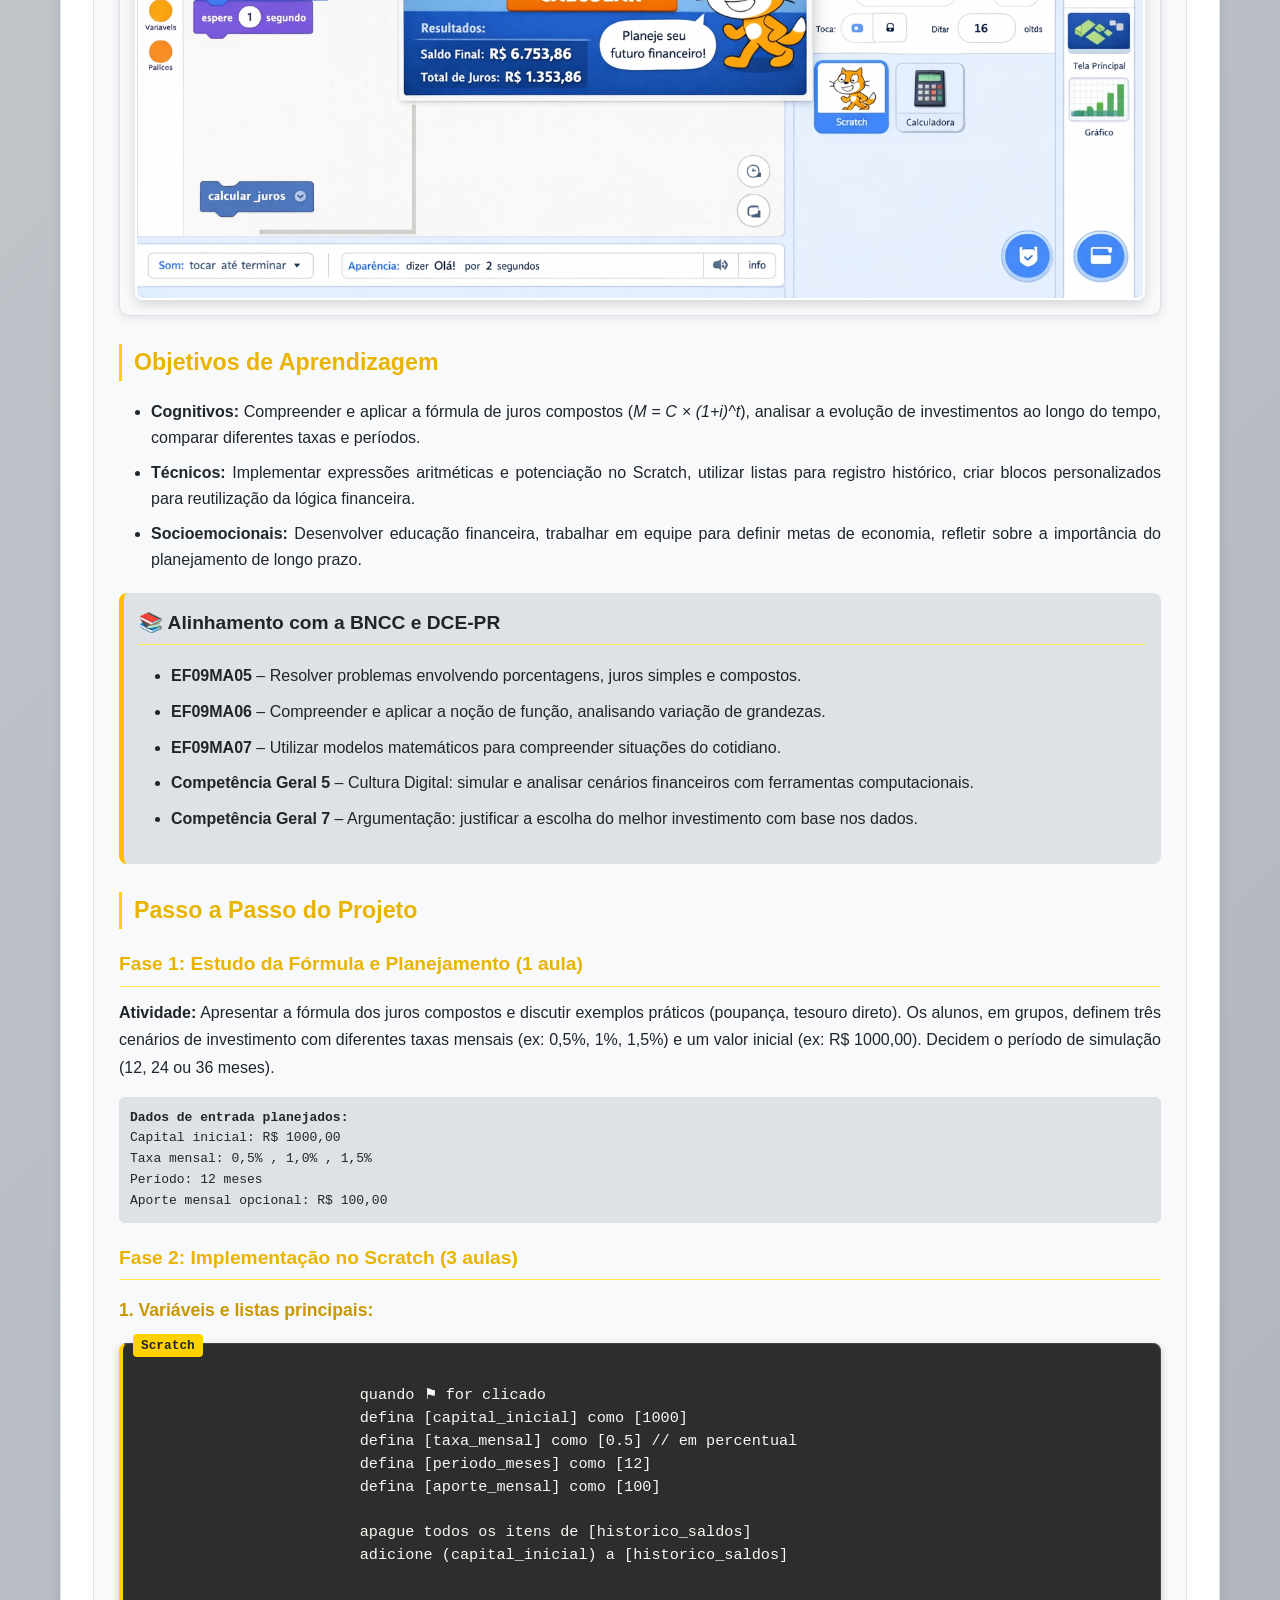
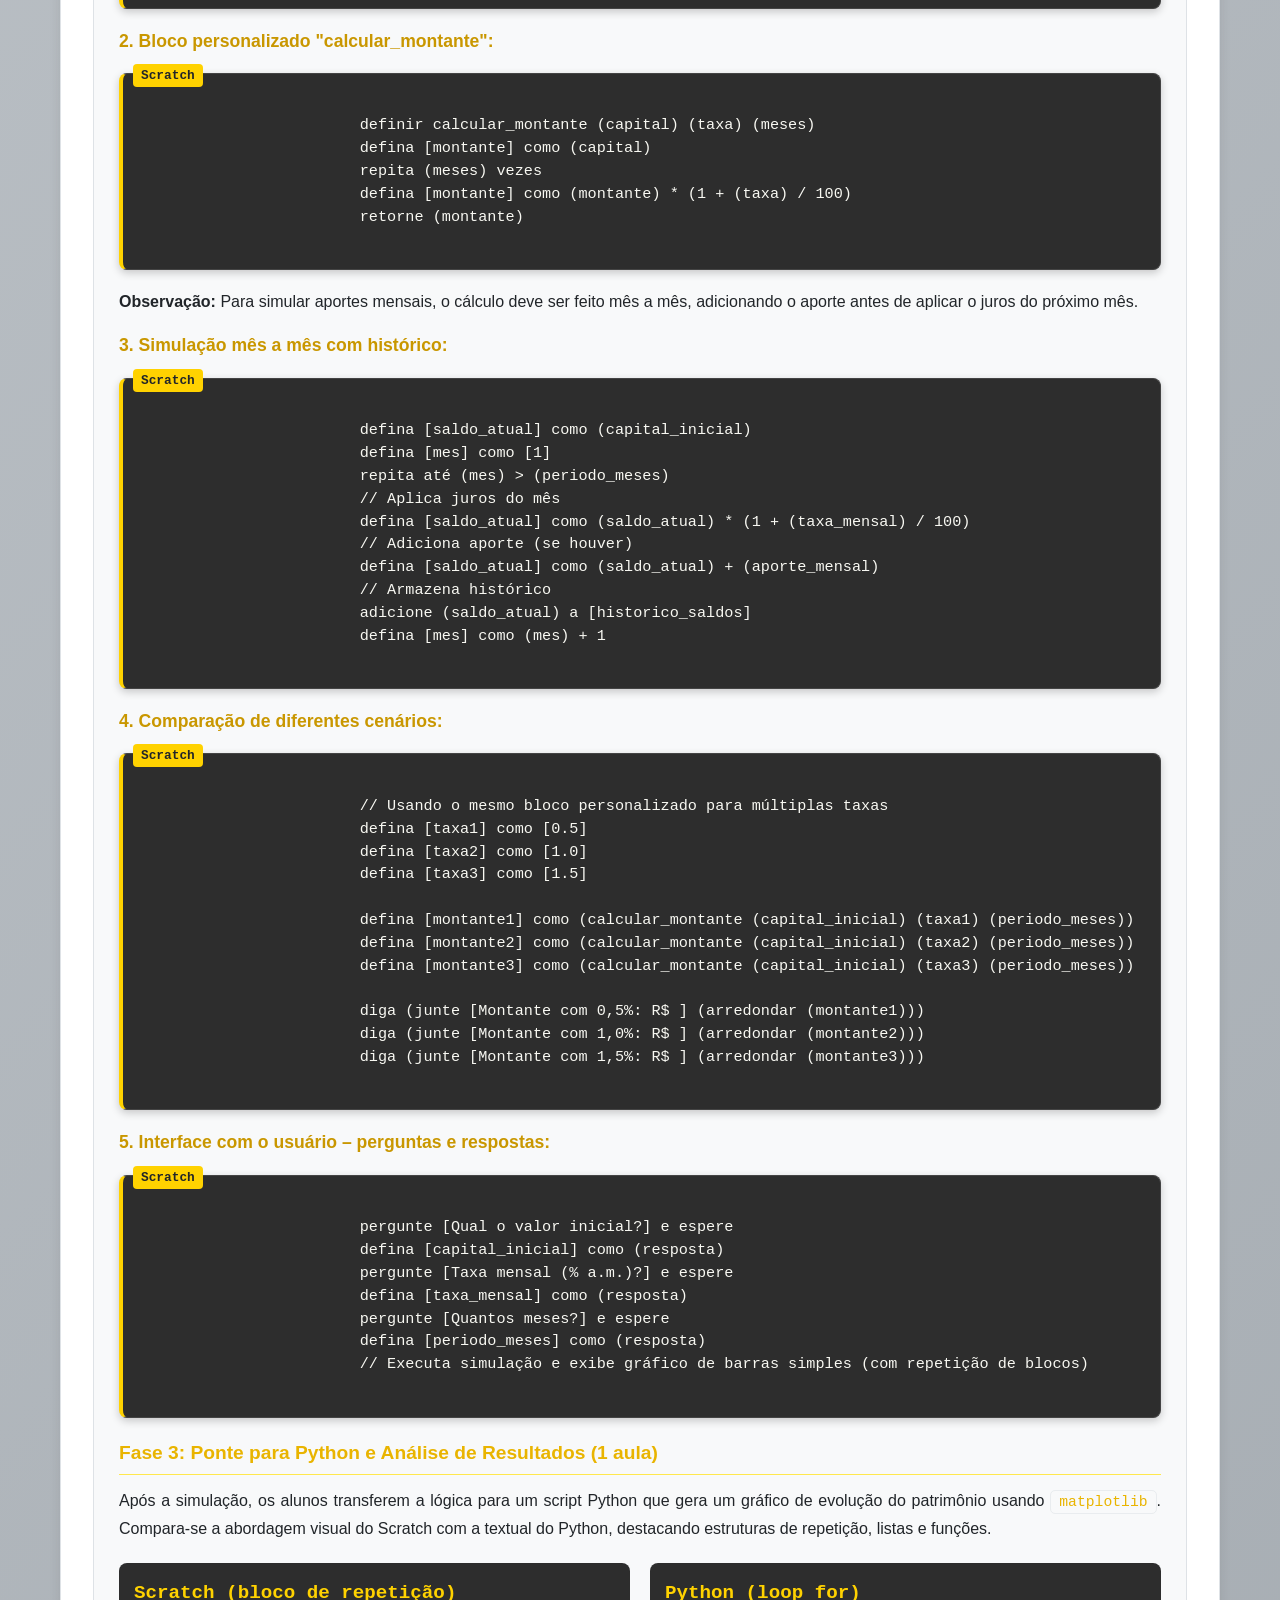
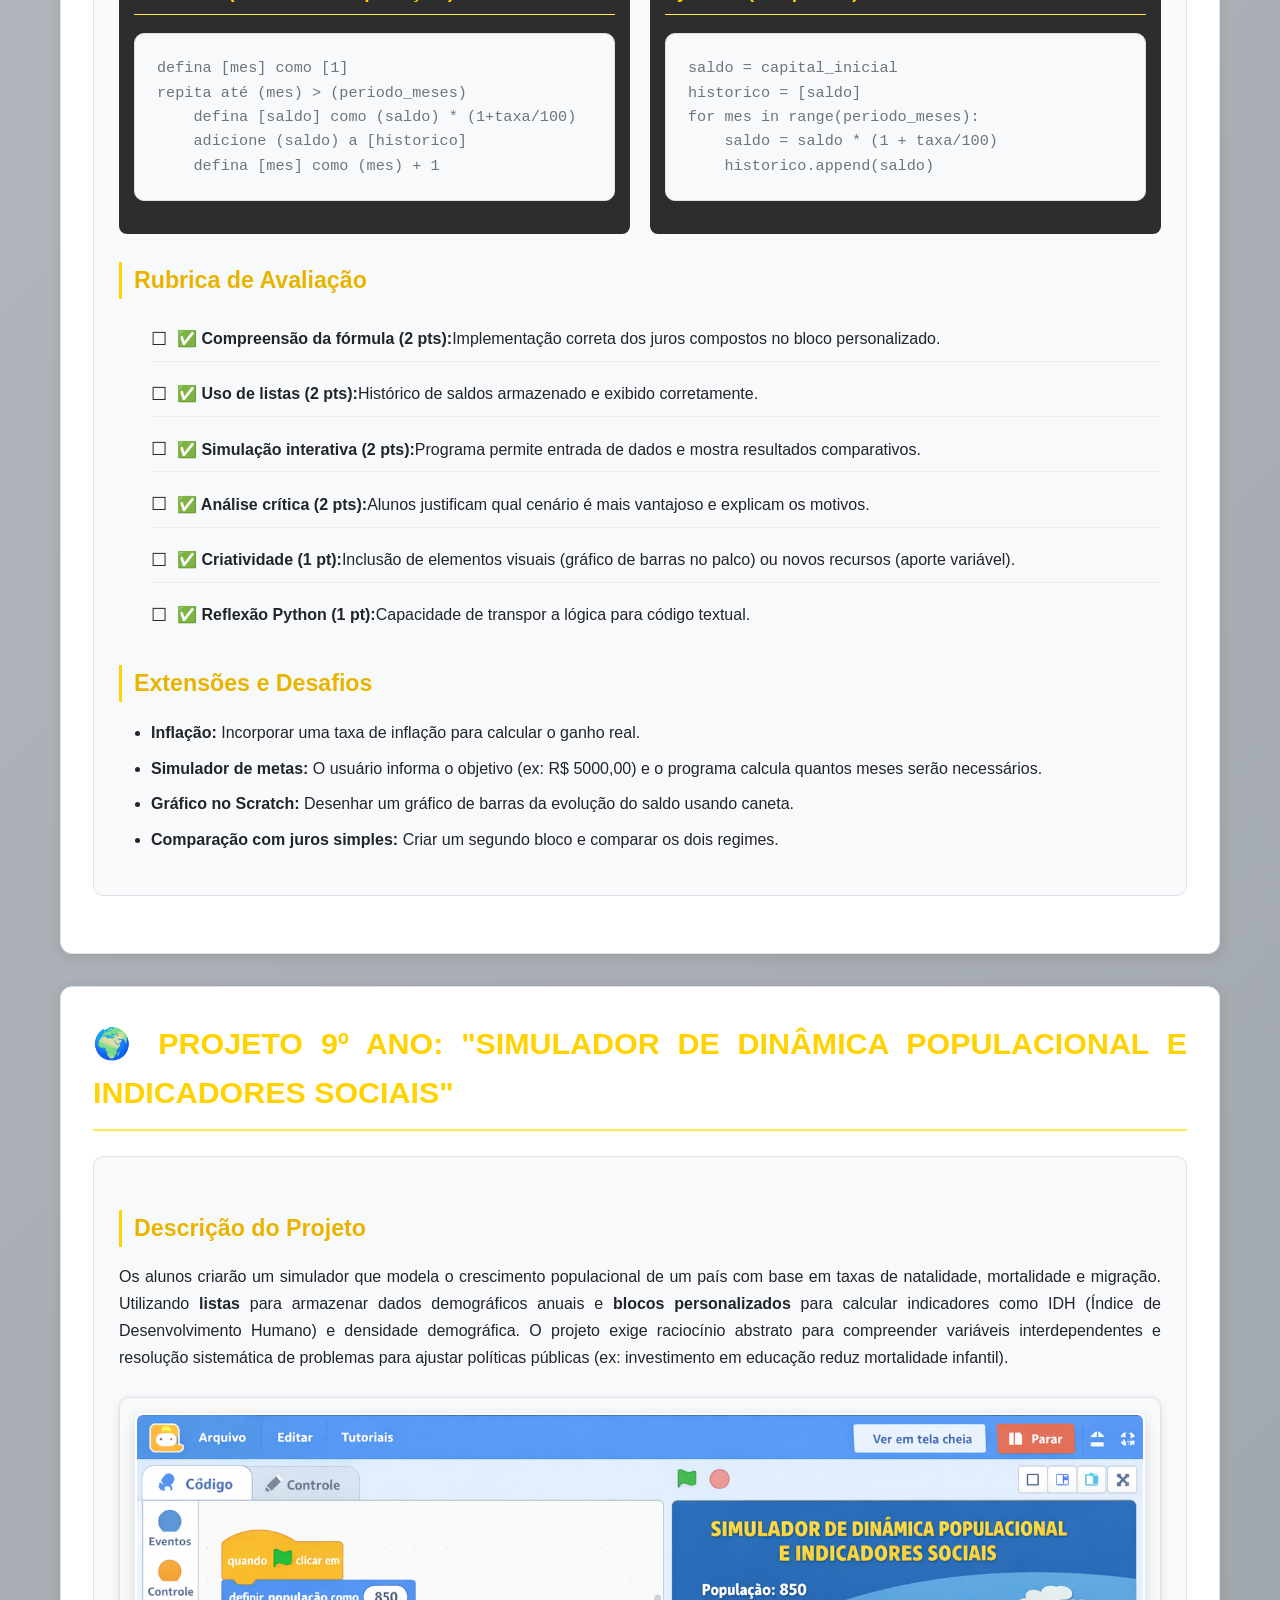
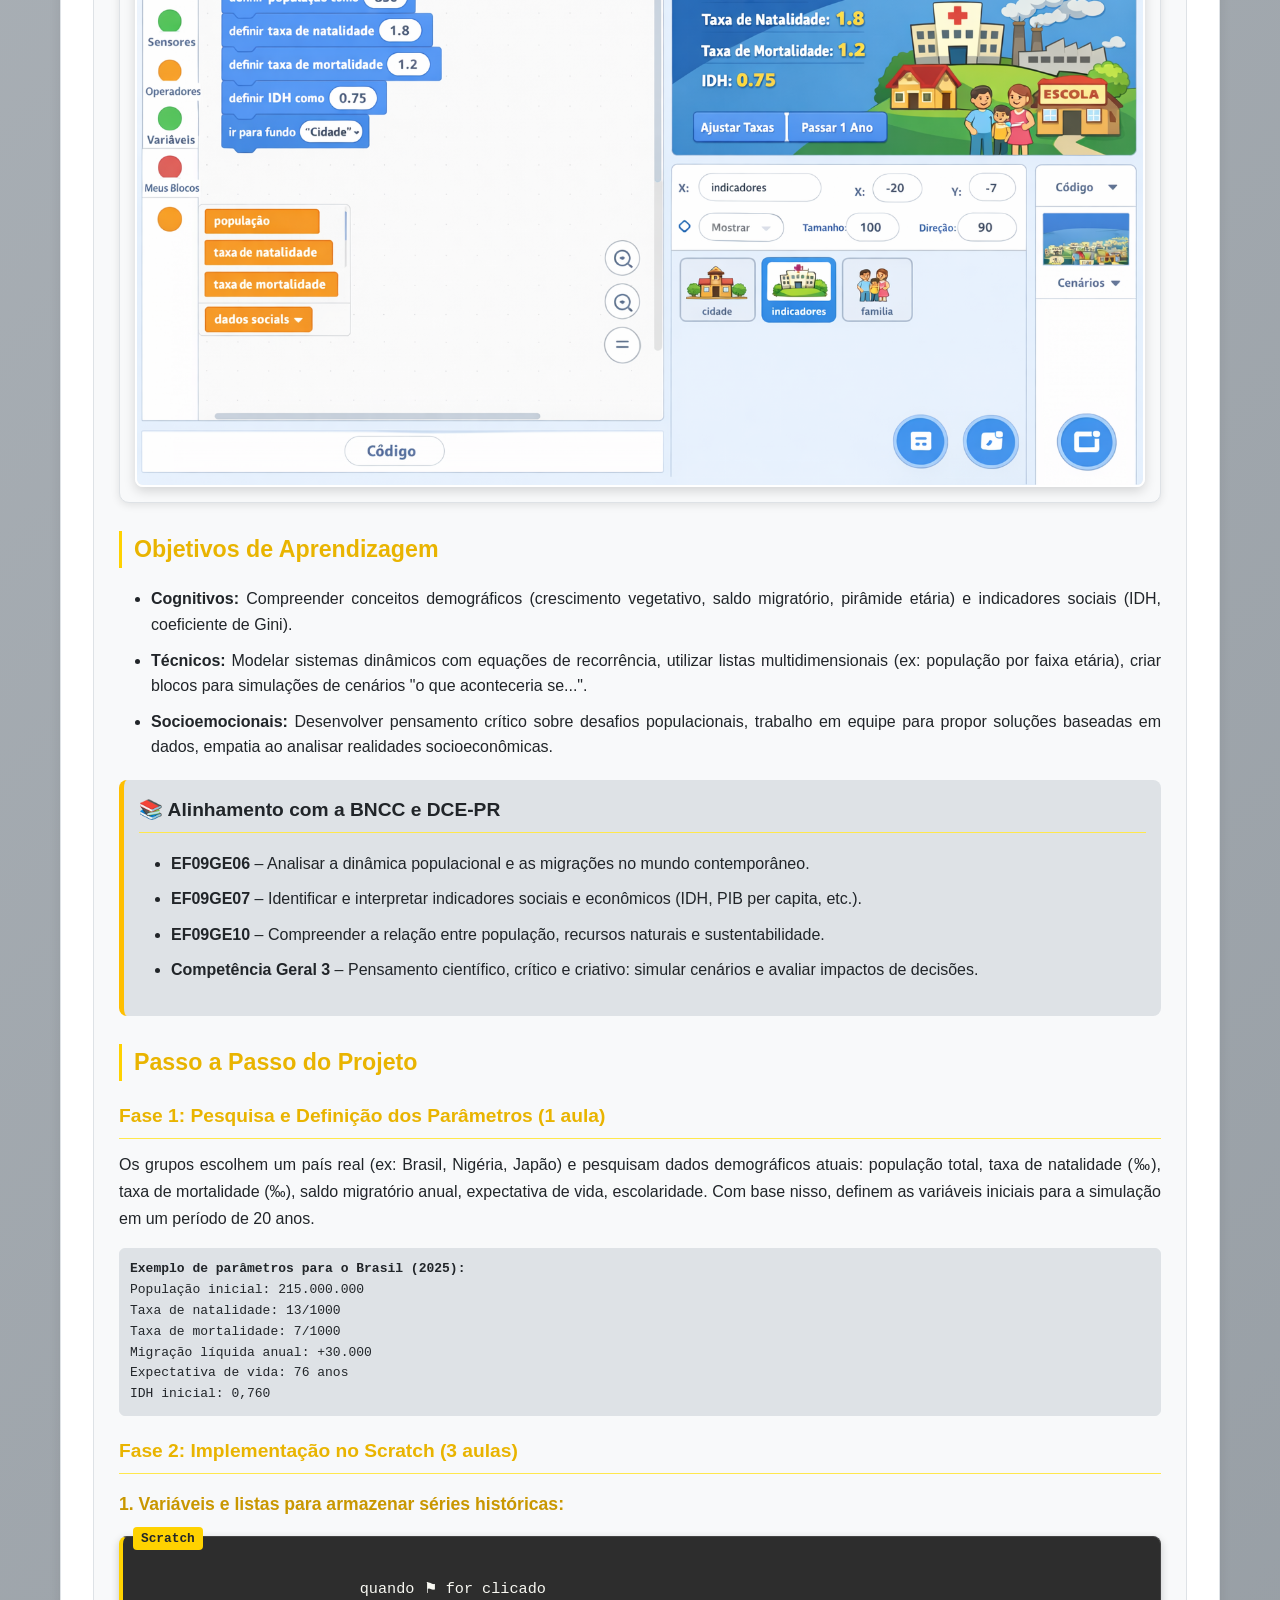
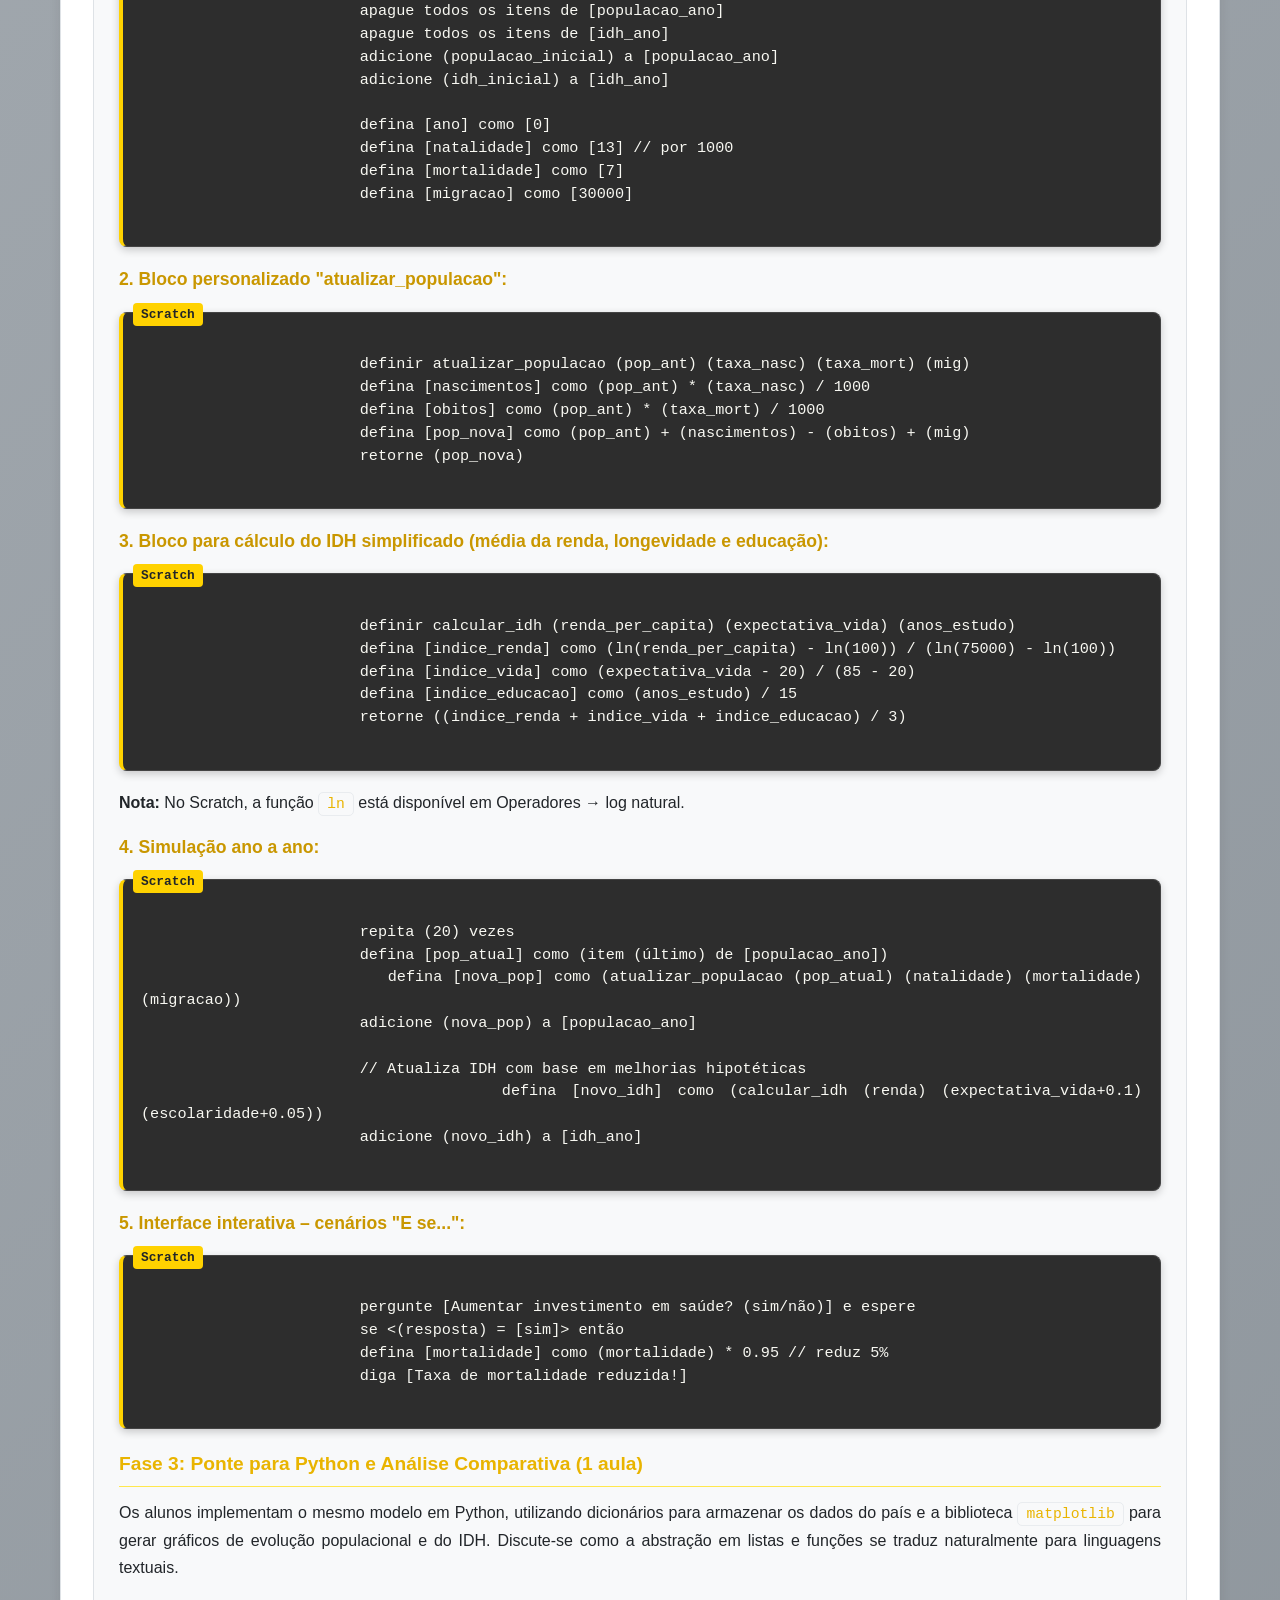
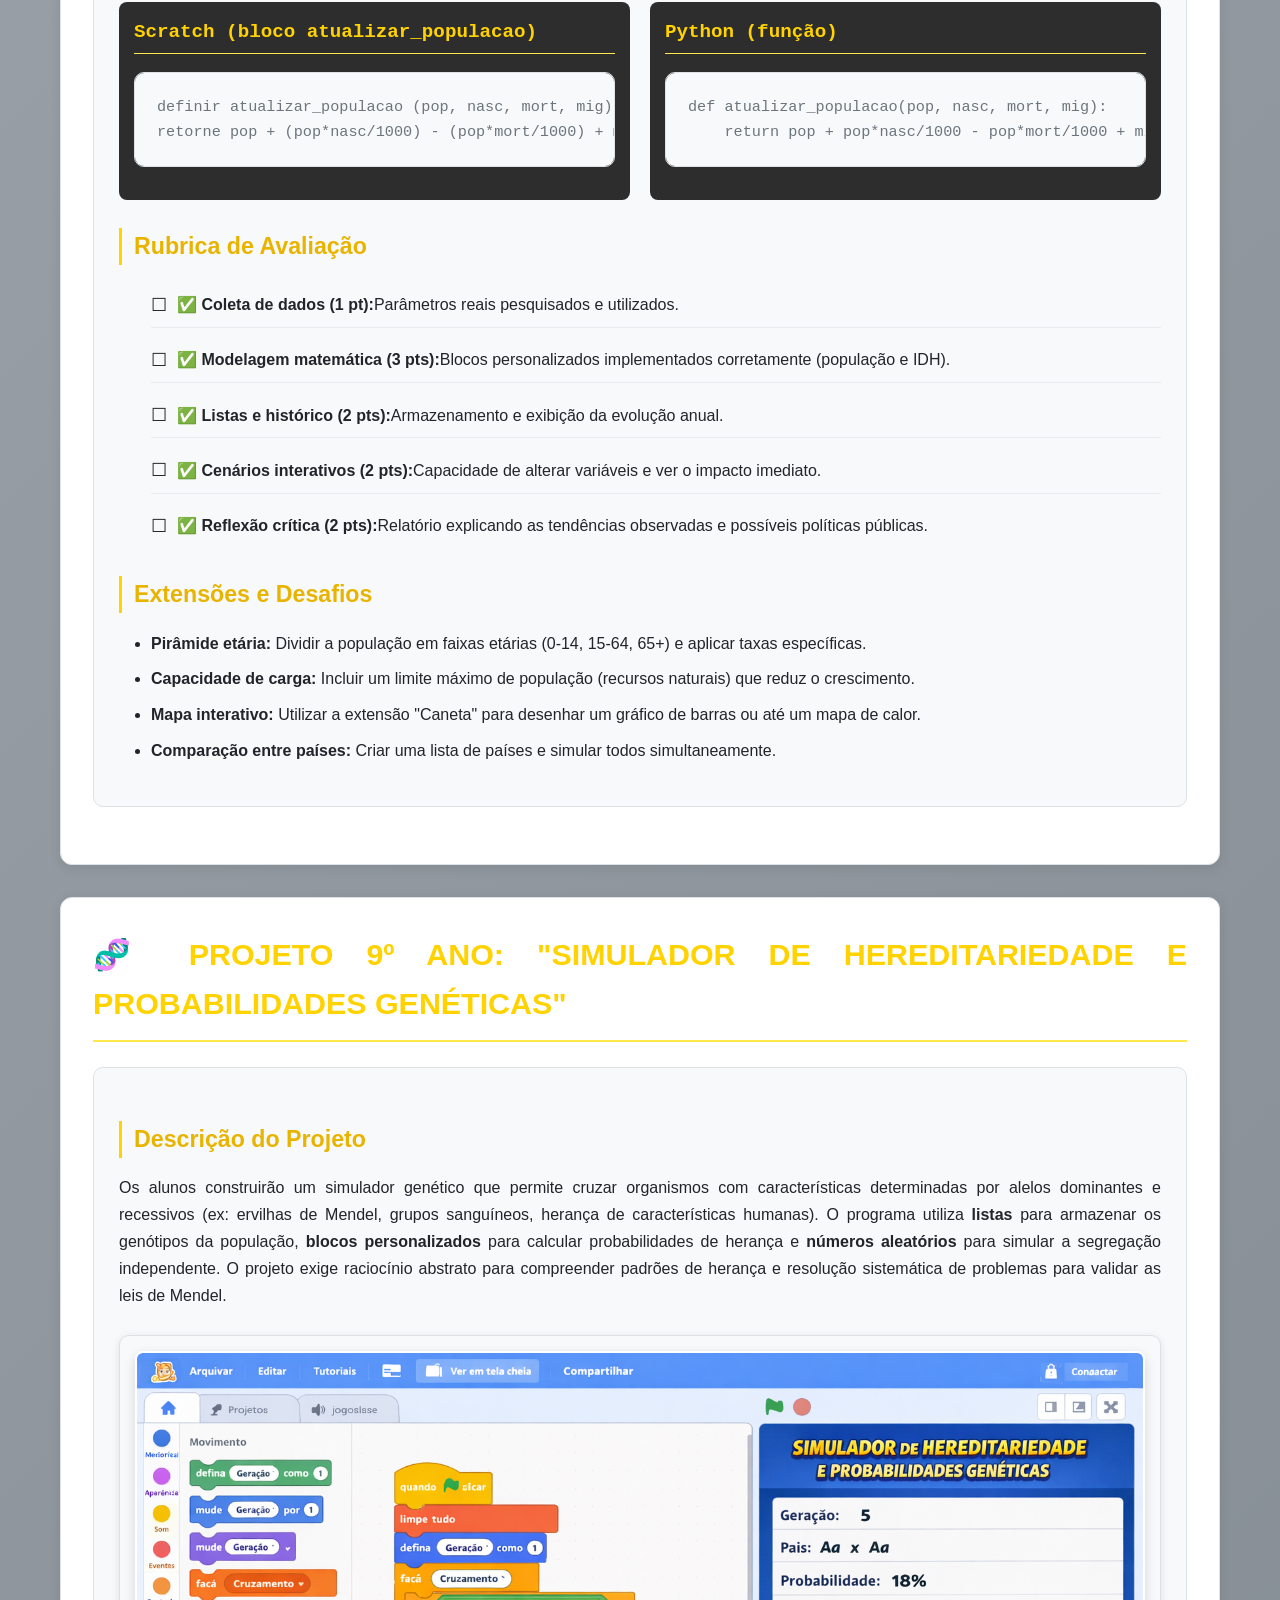
<file: projetos_9_ano.html>
<!DOCTYPE html>
<!-- ===================================================================
     Projetos 9º Ano: Super Trunfo e Python | Scratch EF II
     ===================================================================
     Objetivo: Fornecer material didático para professores do 9º ano com projetos
               integrando Scratch, Matemática, Geografia e Ciências, utilizando listas,
               blocos personalizados e transição para Python.
     Autor : Gisele Nunes, Rodrigo Barbosa
     Data  : 2026
     ===================================================================
-->
<!-- Declaração do tipo de documento e idioma português do Brasil -->
<html lang="pt-BR">
<!-- Início do cabeçalho da página: metadados, título e links para recursos externos -->

<head>
    <!-- Codificação de caracteres UTF-8 para suporte a acentos e símbolos -->
    <meta charset="UTF-8">
    <!-- Configuração de viewport para garantir responsividade em dispositivos móveis -->
    <meta name="viewport" content="width=device-width, initial-scale=1.0">
    <!-- Título exibido na aba do navegador -->
    <title>Projetos 9º Ano: Super Trunfo e Python | Scratch EF II</title>
    <!-- Link para o arquivo CSS externo que define o estilo visual da página -->
    <link rel="stylesheet" href="style.css">
</head>
<!-- Corpo da página: todo o conteúdo visível ao usuário -->

<body>
    <!-- Cabeçalho principal da página: contém logo, identificação da universidade e navegação -->
    <header>
        <!-- Primeira linha do cabeçalho: logo e título institucional -->
        <div class="header-top">
            <!-- Container para alinhar conteúdo centralizado -->
            <div class="container">
                <!-- Container da logo e nome da universidade -->
                <div class="logo-container">
                    <!-- Imagem da logo da UTFPR (caminho relativo) -->
                    <img src="UTFPR_logo.png" alt="UTFPR Logo" class="logo">
                    <!-- Nome da universidade com pequeno ajuste para o campus -->
                    <div class="institution-name">
                        Universidade Tecnológica Federal do Paraná<br>
                        <small>Campus Siqueira Campos</small>
                    </div>
                </div>
                <!-- Título principal do material didático -->
                <div class="header-title">
                    Scratch na Educação Básica<br>
                    <small>Material Didático para Professores do 6º ao 9º Ano</small>
                </div>
            </div>
        </div>
        <!-- Segunda linha do cabeçalho: barra de navegação com links para as demais páginas -->
        <div class="header-bottom">
            <div class="container">
                <nav>
                    <!-- Lista não ordenada com os itens do menu -->
                    <ul>
                        <li><a href="index.html">Página Inicial</a></li>
                        <li><a href="primeiros_passos.html">Primeiros Passos</a></li>
                        <li><a href="projetos_6_ano.html">Projetos 6º Ano</a></li>
                        <li><a href="projetos_7_ano.html">Projetos 7º Ano</a></li>
                        <li><a href="projetos_8_ano.html">Projetos 8º Ano</a></li>
                        <li><a href="projetos_9_ano.html">Projetos 9º Ano</a></li>
                        <li><a href="planos_de_aula.html">Planos de Aula</a></li>
                        <li><a href="referencias_bncc.html">Referências BNCC</a></li>
                    </ul>
                </nav>
            </div>
        </div>
    </header>
    <!-- Conteúdo principal da página -->
    <main>
        <!-- Container para alinhar e limitar a largura do conteúdo -->
        <div class="container">
            <!-- Cabeçalho da seção principal com título e subtítulo -->
            <div class="page-header">
                <h1>Projetos Didáticos - 9º Ano</h1>
                <p class="subtitle">Super Trunfo, Matemática, Geografia e Ciências: estruturas de dados e algoritmos</p>
            </div>

            <!-- ==================== PROJETO PRINCIPAL: SUPER TRUNFO ==================== -->
            <!-- Seção que descreve o projeto do jogo Super Trunfo no Scratch -->
            <div class="content-section">
                <h2>🃏 PROJETO 9º ANO: "SUPER TRUNFO SCRATCH"</h2>
                <div class="projeto-ano">
                    <h3>Descrição do Projeto</h3>
                    <p>Os alunos criarão uma versão do jogo Super Trunfo, onde cada carta possui atributos (ex.: força,
                        inteligência, velocidade). O jogador enfrenta o computador, escolhendo um atributo para
                        comparar. O projeto utiliza <strong>listas</strong> para armazenar as cartas e <strong>blocos
                            personalizados (Meus Blocos)</strong> para organizar a lógica de comparação. É o projeto
                        mais complexo da sequência, servindo como ponte para linguagens textuais como Python.</p>
                    <!-- Container para imagem ilustrativa do projeto -->
                    <div class="image-container">
                        <img src="super_trunfo.png" alt="Super Trunfo" class="content-image">
                    </div>
                    <h3>Objetivos de Aprendizagem</h3>
                    <ul>
                        <li><strong>Cognitivos:</strong> Compreender o uso de listas como estrutura de dados, aplicar
                            algoritmos de comparação, desenvolver pensamento abstrato.</li>
                        <li><strong>Técnicos:</strong> Criar e manipular listas, utilizar blocos personalizados
                            (procedimentos), implementar lógica de jogo com múltiplas condições.</li>
                        <li><strong>Socioemocionais:</strong> Trabalhar em equipe, discutir estratégias de jogo,
                            refletir sobre a transição para linguagens textuais.</li>
                    </ul>
                    <!-- Caixa destacada com alinhamento à BNCC e DCE-PR -->
                    <div class="bncc-box">
                        <h4>📚 Alinhamento com a BNCC e DCE-PR</h4>
                        <ul>
                            <li><strong>EF09MA10</strong> – Resolver problemas envolvendo probabilidade (pode ser
                                aplicado no sorteio de cartas).</li>
                            <li><strong>EF09LP26</strong> – Produzir textos digitais (instruções, regras do jogo).</li>
                            <li><strong>Competência Geral 5</strong> – Cultura Digital: compreender e criar tecnologias
                                digitais.</li>
                            <li><strong>Competência Geral 4</strong> – Comunicação: utilizar diferentes linguagens para
                                expressar ideias.</li>
                        </ul>
                    </div>
                    <h3>Passo a Passo do Projeto</h3>
                    <h4>Fase 1: Planejamento das Cartas (1 aula)</h4>
                    <p><strong>Atividade:</strong> Em grupos, os alunos definem o tema das cartas (ex.: animais, carros,
                        personagens) e criam pelo menos 6 cartas, cada uma com 3 atributos numéricos. Exemplo:</p>
                    <!-- Simulação de lista de cartas no Scratch -->
                    <div class="list-demo">
                        <strong>Lista de cartas (Scratch):</strong><br>
                        carta1: "Leão, 8, 7, 9"<br>
                        carta2: "Águia, 6, 9, 8"<br>
                        carta3: "Tubarão, 9, 6, 7"<br>
                        etc.
                    </div>
                    <p>Os atributos podem ser: Força, Inteligência, Velocidade. Os alunos devem definir o valor mínimo e
                        máximo.</p>
                    <h4>Fase 2: Implementação no Scratch (3 aulas)</h4>
                    <p><strong>Preparação:</strong> Criar as listas <code>nomes</code>, <code>atributo1</code>,
                        <code>atributo2</code>, <code>atributo3</code> ou uma única lista com os dados. Optamos por
                        listas separadas para facilitar o acesso.
                    </p>
                    <h5>1. Criando as listas e preenchendo com os dados das cartas:</h5>
                    <!-- Bloco de código simulando comandos do Scratch -->
                    <div class="scratch-code">
                        quando ⚑ for clicado
                        apague todos os itens de [nomes]
                        apague todos os itens de [força]
                        apague todos os itens de [inteligencia]
                        apague todos os itens de [velocidade]

                        // Adicionar carta 1
                        adicione [Leão] a [nomes]
                        adicione [8] a [força]
                        adicione [7] a [inteligencia]
                        adicione [9] a [velocidade]

                        // Repetir para as demais cartas
                    </div>
                    <h5>2. Sorteio de cartas (jogador e computador):</h5>
                    <div class="scratch-code">
                        defina [carta_jogador] como (número aleatório entre (1) e (6))
                        defina [carta_computador] como (número aleatório entre (1) e (6))
                        // Evitar que seja a mesma carta
                        repita até &lt;não &lt;(carta_jogador) = (carta_computador)&gt;&gt;
                        defina [carta_computador] como (número aleatório entre (1) e (6))
                    </div>
                    <h5>3. Bloco personalizado "comparar atributo":</h5>
                    <div class="scratch-code">
                        // Criar um bloco "comparar (atributo) entre (carta1) e (carta2)"
                        // Dentro do bloco:
                        se &lt;(atributo) = [força]&gt; então
                        se &lt;(item (carta1) de [força]) &gt; (item (carta2) de [força])&gt; então
                        retorne [1] // jogador vence
                        senão se &lt;(item (carta1) de [força]) &lt; (item (carta2) de [força])&gt; então
                        retorne [2] // computador vence
                        senão
                        retorne [0] // empate
                    </div>
                    <p>Repetir para os outros atributos.</p>
                    <h5>4. Lógica principal do jogo:</h5>
                    <div class="scratch-code">
                        pergunte [Escolha um atributo: 1-Força 2-Inteligência 3-Velocidade] e espere
                        defina [resultado] como [comparar (resposta) entre (carta_jogador) e (carta_computador)]
                        se &lt;(resultado) = [1]&gt; então
                        diga [Você venceu esta rodada!] por 2 segundos
                        mude [pontos_jogador] para (pontos_jogador + 1)
                        senão se &lt;(resultado) = [2]&gt; então
                        diga [O computador venceu!] por 2 segundos
                        mude [pontos_computador] para (pontos_computador + 1)
                        senão
                        diga [Empate!] por 2 segundos
                    </div>
                    <h5>5. Fim do jogo (após 5 rodadas):</h5>
                    <div class="scratch-code">
                        se &lt;(rodada) = [5]&gt; então
                        se &lt;(pontos_jogador) &gt; (pontos_computador)&gt; então
                        diga [Você venceu o campeonato!] por 3 segundos
                        senão
                        diga [O computador venceu!] por 3 segundos
                        pare [todos]
                    </div>
                    <h4>Fase 3: Ponte para Python (1 aula)</h4>
                    <p>Após o projeto pronto, o professor apresenta uma versão simples do mesmo jogo em Python,
                        destacando as semelhanças e diferenças:</p>
                    <!-- Comparação de código Scratch vs Python -->
                    <div class="code-comparison">
                        <div class="code-box">
                            <h4>Scratch (bloco personalizado)</h4>
                            <pre>definir comparar (atributo) entre (carta1) e (carta2)
se <(atributo) = [força]> então
    se <(item (carta1) de [força]) > (item (carta2) de [força])> então
        retorne [1]
    ...
</pre>
                        </div>
                        <div class="code-box">
                            <h4>Python (função)</h4>
                            <pre>def comparar(atributo, carta1, carta2):
    if atributo == "força":
        if carta1["força"] > carta2["força"]:
            return 1
        elif carta1["força"] < carta2["força"]:
            return 2
        else:
            return 0
    ...</pre>
                        </div>
                    </div>
                    <p>Os alunos devem identificar os elementos equivalentes: listas (arrays), blocos personalizados
                        (funções), condicionais e operadores. Essa discussão ajuda a desmistificar a transição para
                        linguagens textuais.</p>
                    <h3>Rubrica de Avaliação</h3>
                    <ul class="checklist">
                        <li><strong>✅ Estrutura de Dados (2 pontos):</strong> Uso correto de listas para armazenar as
                            cartas.</li>
                        <li><strong>✅ Blocos Personalizados (2 pontos):</strong> Criação de blocos para comparar
                            atributos e organizar o código.</li>
                        <li><strong>✅ Lógica do Jogo (3 pontos):</strong> Funcionamento correto da comparação, pontuação
                            e finalização.</li>
                        <li><strong>✅ Criatividade (1 ponto):</strong> Tema original, cartas balanceadas.</li>
                        <li><strong>✅ Reflexão (2 pontos):</strong> Capacidade de explicar como o código seria escrito
                            em Python.</li>
                    </ul>
                    <h3>Extensões e Desafios</h3>
                    <ul>
                        <li><strong>Adicionar mais atributos:</strong> Incluir novos atributos como "magia" ou
                            "resistência".</li>
                        <li><strong>Sistema de dificuldade:</strong> O computador escolhe o melhor atributo
                            automaticamente.</li>
                        <li><strong>Gráficos com o Python:</strong> Usar a biblioteca Turtle para desenhar as cartas.
                        </li>
                        <li><strong>Exportar dados:</strong> Salvar as cartas em um arquivo CSV e carregar no Python.
                        </li>
                    </ul>
                </div>
            </div>

            <!-- ==================== PROJETO DE MATEMÁTICA: SIMULADOR DE JUROS COMPOSTOS ==================== -->
            <div class="content-section">
                <h2>📊 PROJETO 9º ANO: "SIMULADOR DE JUROS COMPOSTOS E PLANEJAMENTO FINANCEIRO"</h2>
                <div class="projeto-ano">
                    <h3>Descrição do Projeto</h3>
                    <p>Os alunos desenvolverão um simulador financeiro que calcula o montante acumulado em aplicações
                        com juros compostos, considerando aportes mensais e diferentes taxas. O projeto utiliza
                        <strong>listas</strong> para armazenar o histórico de saldos, <strong>variáveis</strong> para
                        controlar o tempo e a taxa, e <strong>blocos personalizados</strong> para as fórmulas
                        matemáticas. Os alunos deverão comparar diferentes cenários (ex: poupança vs CDI) e tomar
                        decisões de investimento, aplicando raciocínio abstrato e resolução sistemática de problemas.
                    </p>
                    <div class="image-container">
                        <img src="simulador_de_juros.png" alt="Simulador de juros" class="content-image">
                    </div>
                    <h3>Objetivos de Aprendizagem</h3>
                    <ul>
                        <li><strong>Cognitivos:</strong> Compreender e aplicar a fórmula de juros compostos (<em>M = C ×
                                (1+i)^t</em>), analisar a evolução de investimentos ao longo do tempo, comparar
                            diferentes taxas e períodos.</li>
                        <li><strong>Técnicos:</strong> Implementar expressões aritméticas e potenciação no Scratch,
                            utilizar listas para registro histórico, criar blocos personalizados para reutilização da
                            lógica financeira.</li>
                        <li><strong>Socioemocionais:</strong> Desenvolver educação financeira, trabalhar em equipe para
                            definir metas de economia, refletir sobre a importância do planejamento de longo prazo.</li>
                    </ul>
                    <div class="bncc-box">
                        <h4>📚 Alinhamento com a BNCC e DCE-PR</h4>
                        <ul>
                            <li><strong>EF09MA05</strong> – Resolver problemas envolvendo porcentagens, juros simples e
                                compostos.</li>
                            <li><strong>EF09MA06</strong> – Compreender e aplicar a noção de função, analisando variação
                                de grandezas.</li>
                            <li><strong>EF09MA07</strong> – Utilizar modelos matemáticos para compreender situações do
                                cotidiano.</li>
                            <li><strong>Competência Geral 5</strong> – Cultura Digital: simular e analisar cenários
                                financeiros com ferramentas computacionais.</li>
                            <li><strong>Competência Geral 7</strong> – Argumentação: justificar a escolha do melhor
                                investimento com base nos dados.</li>
                        </ul>
                    </div>
                    <h3>Passo a Passo do Projeto</h3>
                    <h4>Fase 1: Estudo da Fórmula e Planejamento (1 aula)</h4>
                    <p><strong>Atividade:</strong> Apresentar a fórmula dos juros compostos e discutir exemplos práticos
                        (poupança, tesouro direto). Os alunos, em grupos, definem três cenários de investimento com
                        diferentes taxas mensais (ex: 0,5%, 1%, 1,5%) e um valor inicial (ex: R$ 1000,00). Decidem o
                        período de simulação (12, 24 ou 36 meses).</p>
                    <div class="list-demo">
                        <strong>Dados de entrada planejados:</strong><br>
                        Capital inicial: R$ 1000,00<br>
                        Taxa mensal: 0,5% , 1,0% , 1,5%<br>
                        Período: 12 meses<br>
                        Aporte mensal opcional: R$ 100,00
                    </div>
                    <h4>Fase 2: Implementação no Scratch (3 aulas)</h4>
                    <h5>1. Variáveis e listas principais:</h5>
                    <div class="scratch-code">
                        quando ⚑ for clicado
                        defina [capital_inicial] como [1000]
                        defina [taxa_mensal] como [0.5] // em percentual
                        defina [periodo_meses] como [12]
                        defina [aporte_mensal] como [100]

                        apague todos os itens de [historico_saldos]
                        adicione (capital_inicial) a [historico_saldos]
                    </div>
                    <h5>2. Bloco personalizado "calcular_montante":</h5>
                    <div class="scratch-code">
                        definir calcular_montante (capital) (taxa) (meses)
                        defina [montante] como (capital)
                        repita (meses) vezes
                        defina [montante] como (montante) * (1 + (taxa) / 100)
                        retorne (montante)
                    </div>
                    <p><strong>Observação:</strong> Para simular aportes mensais, o cálculo deve ser feito mês a mês,
                        adicionando o aporte antes de aplicar o juros do próximo mês.</p>
                    <h5>3. Simulação mês a mês com histórico:</h5>
                    <div class="scratch-code">
                        defina [saldo_atual] como (capital_inicial)
                        defina [mes] como [1]
                        repita até (mes) > (periodo_meses)
                        // Aplica juros do mês
                        defina [saldo_atual] como (saldo_atual) * (1 + (taxa_mensal) / 100)
                        // Adiciona aporte (se houver)
                        defina [saldo_atual] como (saldo_atual) + (aporte_mensal)
                        // Armazena histórico
                        adicione (saldo_atual) a [historico_saldos]
                        defina [mes] como (mes) + 1
                    </div>
                    <h5>4. Comparação de diferentes cenários:</h5>
                    <div class="scratch-code">
                        // Usando o mesmo bloco personalizado para múltiplas taxas
                        defina [taxa1] como [0.5]
                        defina [taxa2] como [1.0]
                        defina [taxa3] como [1.5]

                        defina [montante1] como (calcular_montante (capital_inicial) (taxa1) (periodo_meses))
                        defina [montante2] como (calcular_montante (capital_inicial) (taxa2) (periodo_meses))
                        defina [montante3] como (calcular_montante (capital_inicial) (taxa3) (periodo_meses))

                        diga (junte [Montante com 0,5%: R$ ] (arredondar (montante1)))
                        diga (junte [Montante com 1,0%: R$ ] (arredondar (montante2)))
                        diga (junte [Montante com 1,5%: R$ ] (arredondar (montante3)))
                    </div>
                    <h5>5. Interface com o usuário – perguntas e respostas:</h5>
                    <div class="scratch-code">
                        pergunte [Qual o valor inicial?] e espere
                        defina [capital_inicial] como (resposta)
                        pergunte [Taxa mensal (% a.m.)?] e espere
                        defina [taxa_mensal] como (resposta)
                        pergunte [Quantos meses?] e espere
                        defina [periodo_meses] como (resposta)
                        // Executa simulação e exibe gráfico de barras simples (com repetição de blocos)
                    </div>
                    <h4>Fase 3: Ponte para Python e Análise de Resultados (1 aula)</h4>
                    <p>Após a simulação, os alunos transferem a lógica para um script Python que gera um gráfico de
                        evolução do patrimônio usando <code>matplotlib</code>. Compara-se a abordagem visual do Scratch
                        com a textual do Python, destacando estruturas de repetição, listas e funções.</p>
                    <div class="code-comparison">
                        <div class="code-box">
                            <h4>Scratch (bloco de repetição)</h4>
                            <pre>defina [mes] como [1]
repita até (mes) > (periodo_meses)
    defina [saldo] como (saldo) * (1+taxa/100)
    adicione (saldo) a [historico]
    defina [mes] como (mes) + 1</pre>
                        </div>
                        <div class="code-box">
                            <h4>Python (loop for)</h4>
                            <pre>saldo = capital_inicial
historico = [saldo]
for mes in range(periodo_meses):
    saldo = saldo * (1 + taxa/100)
    historico.append(saldo)</pre>
                        </div>
                    </div>
                    <h3>Rubrica de Avaliação</h3>
                    <ul class="checklist">
                        <li><strong>✅ Compreensão da fórmula (2 pts):</strong> Implementação correta dos juros compostos
                            no bloco personalizado.</li>
                        <li><strong>✅ Uso de listas (2 pts):</strong> Histórico de saldos armazenado e exibido
                            corretamente.</li>
                        <li><strong>✅ Simulação interativa (2 pts):</strong> Programa permite entrada de dados e mostra
                            resultados comparativos.</li>
                        <li><strong>✅ Análise crítica (2 pts):</strong> Alunos justificam qual cenário é mais vantajoso
                            e explicam os motivos.</li>
                        <li><strong>✅ Criatividade (1 pt):</strong> Inclusão de elementos visuais (gráfico de barras no
                            palco) ou novos recursos (aporte variável).</li>
                        <li><strong>✅ Reflexão Python (1 pt):</strong> Capacidade de transpor a lógica para código
                            textual.</li>
                    </ul>
                    <h3>Extensões e Desafios</h3>
                    <ul>
                        <li><strong>Inflação:</strong> Incorporar uma taxa de inflação para calcular o ganho real.</li>
                        <li><strong>Simulador de metas:</strong> O usuário informa o objetivo (ex: R$ 5000,00) e o
                            programa calcula quantos meses serão necessários.</li>
                        <li><strong>Gráfico no Scratch:</strong> Desenhar um gráfico de barras da evolução do saldo
                            usando caneta.</li>
                        <li><strong>Comparação com juros simples:</strong> Criar um segundo bloco e comparar os dois
                            regimes.</li>
                    </ul>
                </div>
            </div>

            <!-- ==================== PROJETO DE GEOGRAFIA: SIMULADOR DE DINÂMICA POPULACIONAL ==================== -->
            <div class="content-section">
                <h2>🌍 PROJETO 9º ANO: "SIMULADOR DE DINÂMICA POPULACIONAL E INDICADORES SOCIAIS"</h2>
                <div class="projeto-ano">
                    <h3>Descrição do Projeto</h3>
                    <p>Os alunos criarão um simulador que modela o crescimento populacional de um país com base em taxas
                        de natalidade, mortalidade e migração. Utilizando <strong>listas</strong> para armazenar dados
                        demográficos anuais e <strong>blocos personalizados</strong> para calcular indicadores como IDH
                        (Índice de Desenvolvimento Humano) e densidade demográfica. O projeto exige raciocínio abstrato
                        para compreender variáveis interdependentes e resolução sistemática de problemas para ajustar
                        políticas públicas (ex: investimento em educação reduz mortalidade infantil).</p>
                    <div class="image-container">
                        <img src="simulador_de_dinamica_populacional.png" alt="Simulador de dinamica populacional"
                            class="content-image">
                    </div>
                    <h3>Objetivos de Aprendizagem</h3>
                    <ul>
                        <li><strong>Cognitivos:</strong> Compreender conceitos demográficos (crescimento vegetativo,
                            saldo migratório, pirâmide etária) e indicadores sociais (IDH, coeficiente de Gini).</li>
                        <li><strong>Técnicos:</strong> Modelar sistemas dinâmicos com equações de recorrência, utilizar
                            listas multidimensionais (ex: população por faixa etária), criar blocos para simulações de
                            cenários "o que aconteceria se...".</li>
                        <li><strong>Socioemocionais:</strong> Desenvolver pensamento crítico sobre desafios
                            populacionais, trabalho em equipe para propor soluções baseadas em dados, empatia ao
                            analisar realidades socioeconômicas.</li>
                    </ul>
                    <div class="bncc-box">
                        <h4>📚 Alinhamento com a BNCC e DCE-PR</h4>
                        <ul>
                            <li><strong>EF09GE06</strong> – Analisar a dinâmica populacional e as migrações no mundo
                                contemporâneo.</li>
                            <li><strong>EF09GE07</strong> – Identificar e interpretar indicadores sociais e econômicos
                                (IDH, PIB per capita, etc.).</li>
                            <li><strong>EF09GE10</strong> – Compreender a relação entre população, recursos naturais e
                                sustentabilidade.</li>
                            <li><strong>Competência Geral 3</strong> – Pensamento científico, crítico e criativo:
                                simular cenários e avaliar impactos de decisões.</li>
                        </ul>
                    </div>
                    <h3>Passo a Passo do Projeto</h3>
                    <h4>Fase 1: Pesquisa e Definição dos Parâmetros (1 aula)</h4>
                    <p>Os grupos escolhem um país real (ex: Brasil, Nigéria, Japão) e pesquisam dados demográficos
                        atuais: população total, taxa de natalidade (‰), taxa de mortalidade (‰), saldo migratório
                        anual, expectativa de vida, escolaridade. Com base nisso, definem as variáveis iniciais para a
                        simulação em um período de 20 anos.</p>
                    <div class="list-demo">
                        <strong>Exemplo de parâmetros para o Brasil (2025):</strong><br>
                        População inicial: 215.000.000<br>
                        Taxa de natalidade: 13/1000<br>
                        Taxa de mortalidade: 7/1000<br>
                        Migração líquida anual: +30.000<br>
                        Expectativa de vida: 76 anos<br>
                        IDH inicial: 0,760
                    </div>
                    <h4>Fase 2: Implementação no Scratch (3 aulas)</h4>
                    <h5>1. Variáveis e listas para armazenar séries históricas:</h5>
                    <div class="scratch-code">
                        quando ⚑ for clicado
                        apague todos os itens de [populacao_ano]
                        apague todos os itens de [idh_ano]
                        adicione (populacao_inicial) a [populacao_ano]
                        adicione (idh_inicial) a [idh_ano]

                        defina [ano] como [0]
                        defina [natalidade] como [13] // por 1000
                        defina [mortalidade] como [7]
                        defina [migracao] como [30000]
                    </div>
                    <h5>2. Bloco personalizado "atualizar_populacao":</h5>
                    <div class="scratch-code">
                        definir atualizar_populacao (pop_ant) (taxa_nasc) (taxa_mort) (mig)
                        defina [nascimentos] como (pop_ant) * (taxa_nasc) / 1000
                        defina [obitos] como (pop_ant) * (taxa_mort) / 1000
                        defina [pop_nova] como (pop_ant) + (nascimentos) - (obitos) + (mig)
                        retorne (pop_nova)
                    </div>
                    <h5>3. Bloco para cálculo do IDH simplificado (média da renda, longevidade e educação):</h5>
                    <div class="scratch-code">
                        definir calcular_idh (renda_per_capita) (expectativa_vida) (anos_estudo)
                        defina [indice_renda] como (ln(renda_per_capita) - ln(100)) / (ln(75000) - ln(100))
                        defina [indice_vida] como (expectativa_vida - 20) / (85 - 20)
                        defina [indice_educacao] como (anos_estudo) / 15
                        retorne ((indice_renda + indice_vida + indice_educacao) / 3)
                    </div>
                    <p><strong>Nota:</strong> No Scratch, a função <code>ln</code> está disponível em Operadores → log
                        natural.</p>
                    <h5>4. Simulação ano a ano:</h5>
                    <div class="scratch-code">
                        repita (20) vezes
                        defina [pop_atual] como (item (último) de [populacao_ano])
                        defina [nova_pop] como (atualizar_populacao (pop_atual) (natalidade) (mortalidade) (migracao))
                        adicione (nova_pop) a [populacao_ano]

                        // Atualiza IDH com base em melhorias hipotéticas
                        defina [novo_idh] como (calcular_idh (renda) (expectativa_vida+0.1) (escolaridade+0.05))
                        adicione (novo_idh) a [idh_ano]
                    </div>
                    <h5>5. Interface interativa – cenários "E se...":</h5>
                    <div class="scratch-code">
                        pergunte [Aumentar investimento em saúde? (sim/não)] e espere
                        se &lt;(resposta) = [sim]&gt; então
                        defina [mortalidade] como (mortalidade) * 0.95 // reduz 5%
                        diga [Taxa de mortalidade reduzida!]
                    </div>
                    <h4>Fase 3: Ponte para Python e Análise Comparativa (1 aula)</h4>
                    <p>Os alunos implementam o mesmo modelo em Python, utilizando dicionários para armazenar os dados do
                        país e a biblioteca <code>matplotlib</code> para gerar gráficos de evolução populacional e do
                        IDH. Discute-se como a abstração em listas e funções se traduz naturalmente para linguagens
                        textuais.</p>
                    <div class="code-comparison">
                        <div class="code-box">
                            <h4>Scratch (bloco atualizar_populacao)</h4>
                            <pre>definir atualizar_populacao (pop, nasc, mort, mig)
retorne pop + (pop*nasc/1000) - (pop*mort/1000) + mig</pre>
                        </div>
                        <div class="code-box">
                            <h4>Python (função)</h4>
                            <pre>def atualizar_populacao(pop, nasc, mort, mig):
    return pop + pop*nasc/1000 - pop*mort/1000 + mig</pre>
                        </div>
                    </div>
                    <h3>Rubrica de Avaliação</h3>
                    <ul class="checklist">
                        <li><strong>✅ Coleta de dados (1 pt):</strong> Parâmetros reais pesquisados e utilizados.</li>
                        <li><strong>✅ Modelagem matemática (3 pts):</strong> Blocos personalizados implementados
                            corretamente (população e IDH).</li>
                        <li><strong>✅ Listas e histórico (2 pts):</strong> Armazenamento e exibição da evolução anual.
                        </li>
                        <li><strong>✅ Cenários interativos (2 pts):</strong> Capacidade de alterar variáveis e ver o
                            impacto imediato.</li>
                        <li><strong>✅ Reflexão crítica (2 pts):</strong> Relatório explicando as tendências observadas e
                            possíveis políticas públicas.</li>
                    </ul>
                    <h3>Extensões e Desafios</h3>
                    <ul>
                        <li><strong>Pirâmide etária:</strong> Dividir a população em faixas etárias (0-14, 15-64, 65+) e
                            aplicar taxas específicas.</li>
                        <li><strong>Capacidade de carga:</strong> Incluir um limite máximo de população (recursos
                            naturais) que reduz o crescimento.</li>
                        <li><strong>Mapa interativo:</strong> Utilizar a extensão "Caneta" para desenhar um gráfico de
                            barras ou até um mapa de calor.</li>
                        <li><strong>Comparação entre países:</strong> Criar uma lista de países e simular todos
                            simultaneamente.</li>
                    </ul>
                </div>
            </div>

            <!-- ==================== PROJETO DE CIÊNCIAS: SIMULADOR DE HEREDITARIEDADE ==================== -->
            <div class="content-section">
                <h2>🧬 PROJETO 9º ANO: "SIMULADOR DE HEREDITARIEDADE E PROBABILIDADES GENÉTICAS"</h2>
                <div class="projeto-ano">
                    <h3>Descrição do Projeto</h3>
                    <p>Os alunos construirão um simulador genético que permite cruzar organismos com características
                        determinadas por alelos dominantes e recessivos (ex: ervilhas de Mendel, grupos sanguíneos,
                        herança de características humanas). O programa utiliza <strong>listas</strong> para armazenar
                        os genótipos da população, <strong>blocos personalizados</strong> para calcular probabilidades
                        de herança e <strong>números aleatórios</strong> para simular a segregação independente. O
                        projeto exige raciocínio abstrato para compreender padrões de herança e resolução sistemática de
                        problemas para validar as leis de Mendel.</p>
                    <div class="image-container">
                        <img src="simulador_de_hereditariedade.png" alt="Simulador de hereditariedade"
                            class="content-image">
                    </div>
                    <h3>Objetivos de Aprendizagem</h3>
                    <ul>
                        <li><strong>Cognitivos:</strong> Compreender os conceitos de genótipo, fenótipo, alelos
                            dominantes/recessivos, herança mendeliana e probabilidade genética.</li>
                        <li><strong>Técnicos:</strong> Implementar sorteios aleatórios com diferentes probabilidades,
                            manipular listas de pares de alelos, criar funções para o quadro de Punnett.</li>
                        <li><strong>Socioemocionais:</strong> Trabalhar em equipe para testar hipóteses (ex: "se
                            cruzarmos dois heterozigotos, quantos descendentes terão o fenótipo recessivo?"),
                            desenvolver persistência na depuração de algoritmos.</li>
                    </ul>
                    <div class="bncc-box">
                        <h4>📚 Alinhamento com a BNCC e DCE-PR</h4>
                        <ul>
                            <li><strong>EF09CI08</strong> – Associar os mecanismos de hereditariedade à diversidade de
                                características dos seres vivos.</li>
                            <li><strong>EF09CI09</strong> – Discutir a importância da variabilidade genética para a
                                evolução e adaptação.</li>
                            <li><strong>EF09CI10</strong> – Utilizar conceitos de probabilidade para prever proporções
                                genotípicas e fenotípicas.</li>
                            <li><strong>Competência Geral 2</strong> – Pensamento científico e investigativo: formular
                                hipóteses e testá-las por meio de simulações.</li>
                        </ul>
                    </div>
                    <h3>Passo a Passo do Projeto</h3>
                    <h4>Fase 1: Revisão de Genética Mendeliana (1 aula)</h4>
                    <p>Os alunos revisam os experimentos de Mendel, os conceitos de homozigoto/heterozigoto,
                        dominante/recessivo e o quadro de Punnett. Cada grupo escolhe uma característica para simular
                        (ex: cor da semente – amarela dominante A, verde recessiva a; ou tipo sanguíneo ABO). Definir os
                        alelos possíveis e as regras de herança.</p>
                    <div class="list-demo">
                        <strong>Exemplo: característica "cor da flor em ervilhas"</strong><br>
                        Alelo dominante: V (violeta)<br>
                        Alelo recessivo: v (branca)<br>
                        Genótipos possíveis: VV, Vv, vv<br>
                        Fenótipos: violeta (VV ou Vv), branca (vv)
                    </div>
                    <h4>Fase 2: Implementação no Scratch (3 aulas)</h4>
                    <h5>1. Representação do genótipo como uma lista de dois alelos:</h5>
                    <div class="scratch-code">
                        // Exemplo: genótipo Vv
                        apague todos os itens de [genotipo_individuo]
                        adicione [V] a [genotipo_individuo]
                        adicione [v] a [genotipo_individuo]
                    </div>
                    <h5>2. Bloco personalizado "cruzar" – retorna o genótipo do descendente:</h5>
                    <div class="scratch-code">
                        definir cruzar (genotipo_pai) (genotipo_mae)
                        // Escolhe alelo aleatório do pai
                        defina [indice_pai] como (número aleatório entre (1) e (2))
                        defina [alelo_pai] como (item (indice_pai) de [genotipo_pai])

                        // Escolhe alelo aleatório da mãe
                        defina [indice_mae] como (número aleatório entre (1) e (2))
                        defina [alelo_mae] como (item (indice_mae) de [genotipo_mae])

                        // Cria lista do genótipo do filho
                        apague todos os itens de [genotipo_filho]
                        adicione (alelo_pai) a [genotipo_filho]
                        adicione (alelo_mae) a [genotipo_filho]
                        retorne (genotipo_filho)
                    </div>
                    <h5>3. Bloco para determinar fenótipo com base nas regras de dominância:</h5>
                    <div class="scratch-code">
                        definir fenotipo (genotipo)
                        se &lt;(item (1) de [genotipo]) = [V]&gt; ou &lt;(item (2) de [genotipo]) = [V]&gt; então
                        retorne [violeta]
                        senão
                        retorne [branca]
                    </div>
                    <h5>4. Simular uma população e múltiplos cruzamentos:</h5>
                    <div class="scratch-code">
                        // Inicializa dois pais: pai Vv, mãe Vv
                        defina [pai] como [V,v]
                        defina [mae] como [V,v]

                        defina [num_descendentes] como [100]
                        defina [contador_violeta] como [0]
                        defina [contador_branca] como [0]

                        repita (num_descendentes) vezes
                        defina [desc_gen] como (cruzar (pai) (mae))
                        se &lt;(fenotipo (desc_gen)) = [violeta]&gt; então
                        mude [contador_violeta] por (1)
                        senão
                        mude [contador_branca] por (1)
                        // Exibe proporções
                        diga (junte [Proporção violeta: ] (contador_violeta / num_descendentes))
                    </div>
                    <h5>5. Interface para o usuário escolher os genótipos dos pais:</h5>
                    <div class="scratch-code">
                        pergunte [Genótipo do pai (ex: VV, Vv, vv):] e espere
                        // Função para converter string em lista
                        // Exemplo de tratamento: se resposta = "Vv", cria lista [V, v]
                        pergunte [Genótipo da mãe:] e espere
                        pergunte [Número de descendentes:] e espere
                        // Executa simulação e mostra resultado em porcentagem
                    </div>
                    <h4>Fase 3: Ponte para Python e Análise de Dados (1 aula)</h4>
                    <p>Os alunos traduzem o simulador para Python, utilizando listas e a biblioteca <code>random</code>.
                        Podem gerar gráficos de barras comparando as proporções esperadas (3:1 no cruzamento de
                        heterozigotos) com as obtidas na simulação, discutindo a lei dos grandes números.</p>
                    <div class="code-comparison">
                        <div class="code-box">
                            <h4>Scratch (bloco cruzar)</h4>
                            <pre>definir cruzar (pai) (mae)
    defina [a] como item (aleatório 1-2) de (pai)
    defina [b] como item (aleatório 1-2) de (mae)
    retorne [a, b]</pre>
                        </div>
                        <div class="code-box">
                            <h4>Python (função)</h4>
                            <pre>def cruzar(pai, mae):
    a = random.choice(pai)
    b = random.choice(mae)
    return [a, b]</pre>
                        </div>
                    </div>
                    <h3>Rubrica de Avaliação</h3>
                    <ul class="checklist">
                        <li><strong>✅ Modelagem genética (3 pts):</strong> Blocos de cruzamento e fenótipo corretos,
                            respeitando as leis de Mendel.</li>
                        <li><strong>✅ Aleatoriedade e listas (2 pts):</strong> Uso adequado de números aleatórios e
                            listas para representar genótipos.</li>
                        <li><strong>✅ Simulação estatística (2 pts):</strong> Capacidade de executar múltiplos
                            cruzamentos e calcular proporções.</li>
                        <li><strong>✅ Interface e usabilidade (1 pt):</strong> Programa permite entrada do usuário e
                            exibe resultados de forma clara.</li>
                        <li><strong>✅ Análise científica (2 pts):</strong> Comparação dos resultados simulados com as
                            proporções teóricas (ex: 3:1).</li>
                    </ul>
                    <h3>Extensões e Desafios</h3>
                    <ul>
                        <li><strong>Herança ligada ao sexo:</strong> Simular características como daltonismo,
                            considerando cromossomos X e Y.</li>
                        <li><strong>Alelos múltiplos:</strong> Implementar o sistema ABO com três alelos (IA, IB, i).
                        </li>
                        <li><strong>Dominância incompleta:</strong> Flores rosas quando heterozigoto (VV' → rosa).</li>
                        <li><strong>Evolução de uma população:</strong> Adicionar seleção natural e ver como as
                            frequências alélicas mudam ao longo das gerações.</li>
                    </ul>
                </div>
            </div>

            <!-- OUTROS PROJETOS PARA 9º ANO (ideias adicionais) -->
            <div class="content-section">
                <h2>Outras Ideias de Projetos para o 9º Ano</h2>
                <div class="card-grid">
                    <div class="nav-card">
                        <h3>Agenda Telefônica</h3>
                        <p>Usando listas e blocos personalizados, criar um programa que armazena nomes e telefones, com
                            opções de adicionar, pesquisar e remover contatos.</p>
                    </div>
                    <div class="nav-card">
                        <h3>Simulador de Dados</h3>
                        <p>Gerar números aleatórios, armazenar histórico em listas e calcular probabilidades. Comparar
                            com Python.</p>
                    </div>
                    <div class="nav-card">
                        <h3>Jogo da Velha com IA</h3>
                        <p>Implementar um jogo da velha onde o computador toma decisões baseadas em uma lista de jogadas
                            possíveis.</p>
                    </div>
                </div>
            </div>

            <!-- MATERIAL DE APOIO PARA O PROFESSOR -->
            <div class="content-section">
                <h2>Material de Apoio para o Professor</h2>
                <div class="info-box">
                    <h4>📌 Dicas para a Transição para Python</h4>
                    <ul>
                        <li><strong>Use analogias:</strong> "Listas são como arrays em Python" e "Blocos personalizados
                            são como funções".</li>
                        <li><strong>Mostre código equivalente:</strong> Prepare um pequeno script Python que faz a mesma
                            comparação de atributos.</li>
                        <li><strong>Ambiente:</strong> Se possível, instale o Python no laboratório e faça uma atividade
                            "desplugada" antes de codificar.</li>
                    </ul>
                </div>
                <div class="info-box">
                    <h4>📚 Recursos para Aprofundamento</h4>
                    <ul>
                        <li><a href="https://docs.python.org/3/tutorial/" target="_blank">Tutorial oficial do Python</a>
                        </li>
                        <li><a href="https://www.cursoemvideo.com/curso/python-3-mundo-1/" target="_blank">Curso de
                                Python do Curso em Vídeo</a></li>
                        <li><a href="https://scratch.mit.edu/discuss/topic/258401/" target="_blank">Fórum Scratch:
                                Discussões sobre Python</a></li>
                    </ul>
                </div>
            </div>

            <!-- SEÇÃO DE NAVEGAÇÃO ENTRE PÁGINAS -->
            <div class="content-section">
                <h2>Navegação</h2>
                <div class="card-grid">
                    <a href="projetos_8_ano.html" class="nav-card">
                        <h3>Anterior: 8º Ano</h3>
                        <p>Simulações e Clones</p>
                    </a>
                    <a href="index.html" class="nav-card">
                        <h3>Página Inicial</h3>
                        <p>Voltar à cartilha principal</p>
                    </a>
                    <a href="planos_de_aula.html" class="nav-card">
                        <h3>Planos de Aula</h3>
                        <p>Detalhamento para 9º ano</p>
                    </a>
                </div>
            </div>
        </div>
    </main>

    <!-- RODAPÉ DA PÁGINA -->
    <footer>
        <div class="container">
            <div class="footer-content">
                <div class="footer-section">
                    <h3>UTFPR - Campus Siqueira Campos</h3>
                    <p>Universidade Tecnológica Federal do Paraná</p>
                    <p>Departamento de Computação</p>
                </div>
                <div class="footer-section">
                    <h3>Recursos Scratch</h3>
                    <ul>
                        <li><a href="https://scratch.mit.edu" target="_blank" rel="noopener noreferrer">Site Oficial do
                                Scratch</a></li>
                        <li><a href="https://scratch.mit.edu/educators" target="_blank" rel="noopener noreferrer">Para
                                Educadores</a></li>
                        <li><a href="https://scratch.mit.edu/parents" target="_blank" rel="noopener noreferrer">Para
                                Pais</a></li>
                    </ul>
                </div>
                <div class="footer-section">
                    <h3>Contato</h3>
                    <p>Email: giseleacn@gmail.com</p>
                    <p>Email: barbosa.rodrigo.1979@gmail.com</p>
                </div>
            </div>
            <div class="copyright">
                &copy; 2026 UTFPR - Desenvolvido por Gisele Nunes e Rodrigo Barbosa. Todos os direitos reservados.
            </div>
        </div>
    </footer>

    <!-- Botão para alternar entre tema claro e escuro (JavaScript externo) -->
    <button class="theme-toggle" id="themeToggle" aria-pressed="false"
        aria-label="Alternar tema claro e escuro">🌙</button>
    <!-- Arquivo JavaScript externo para funcionalidades dinâmicas (tema, interações) -->
    <script src="script.js"></script>
</body>

</html>
</file>
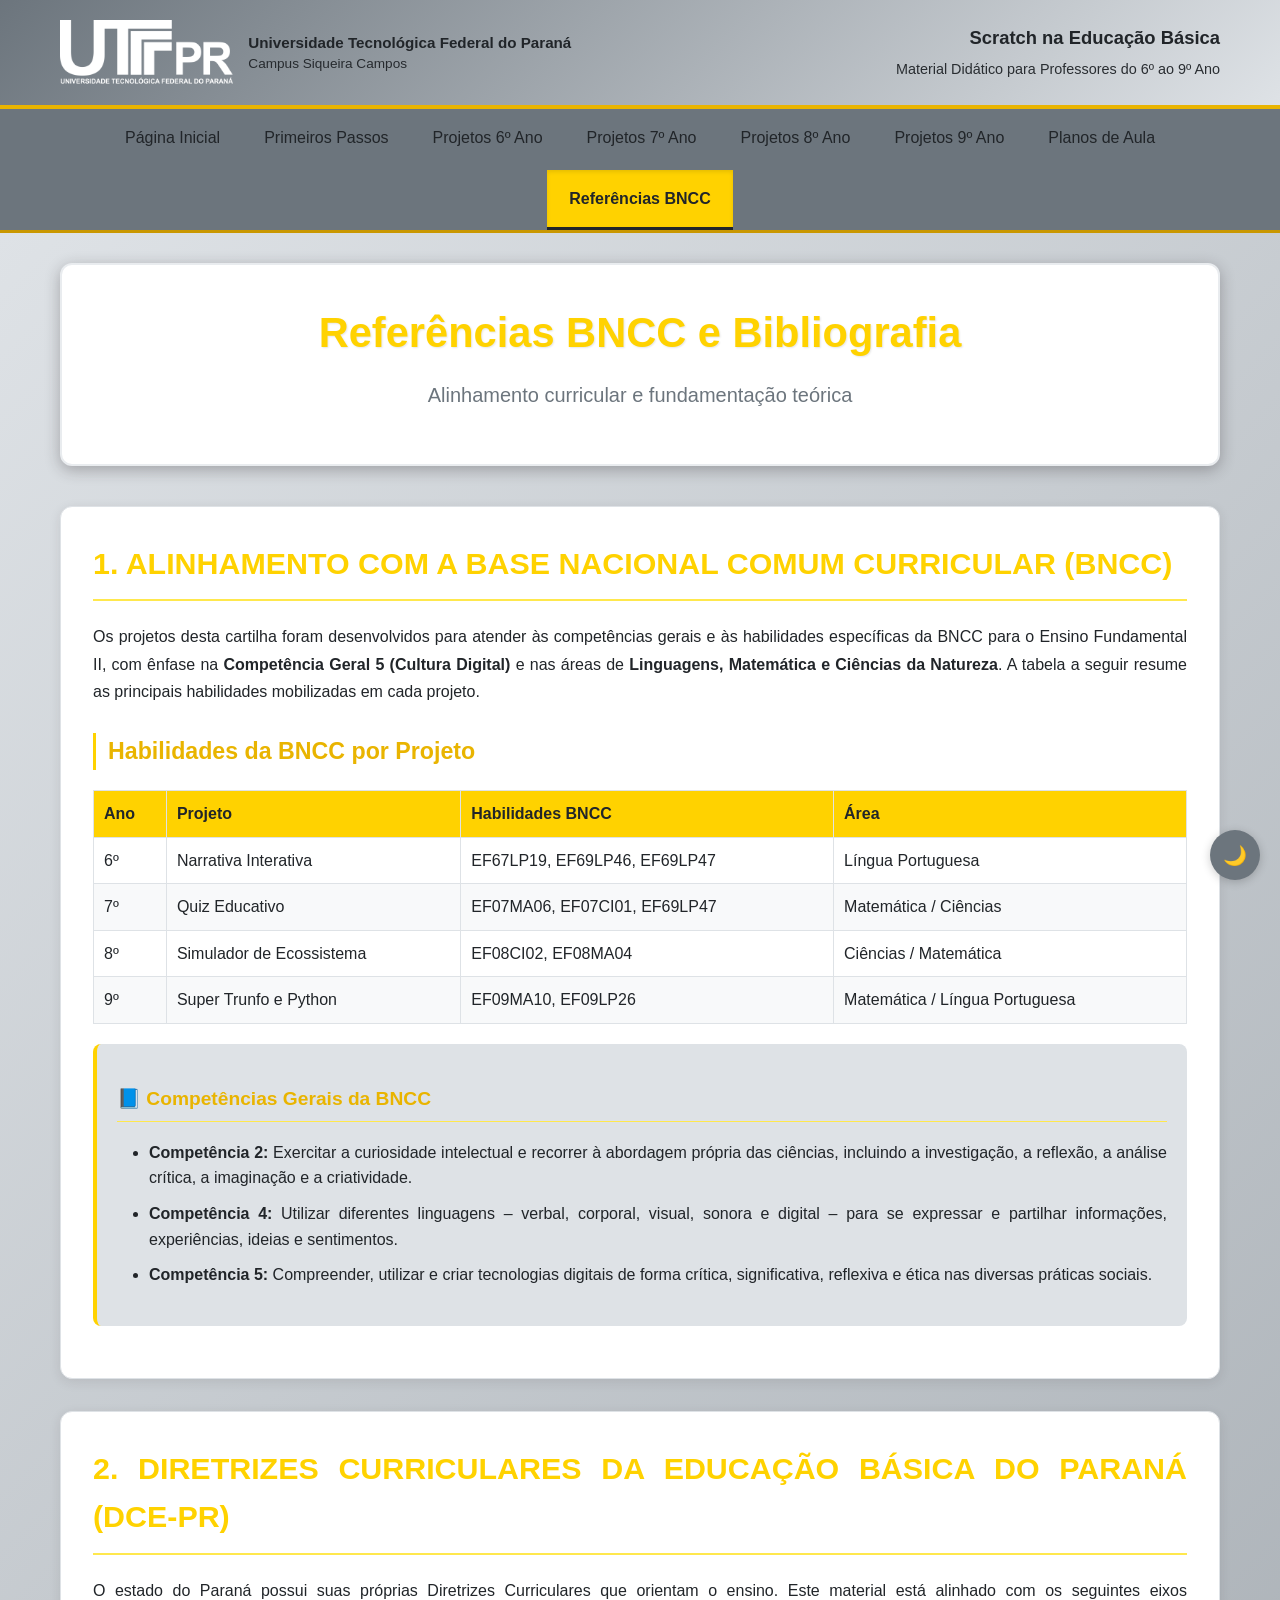
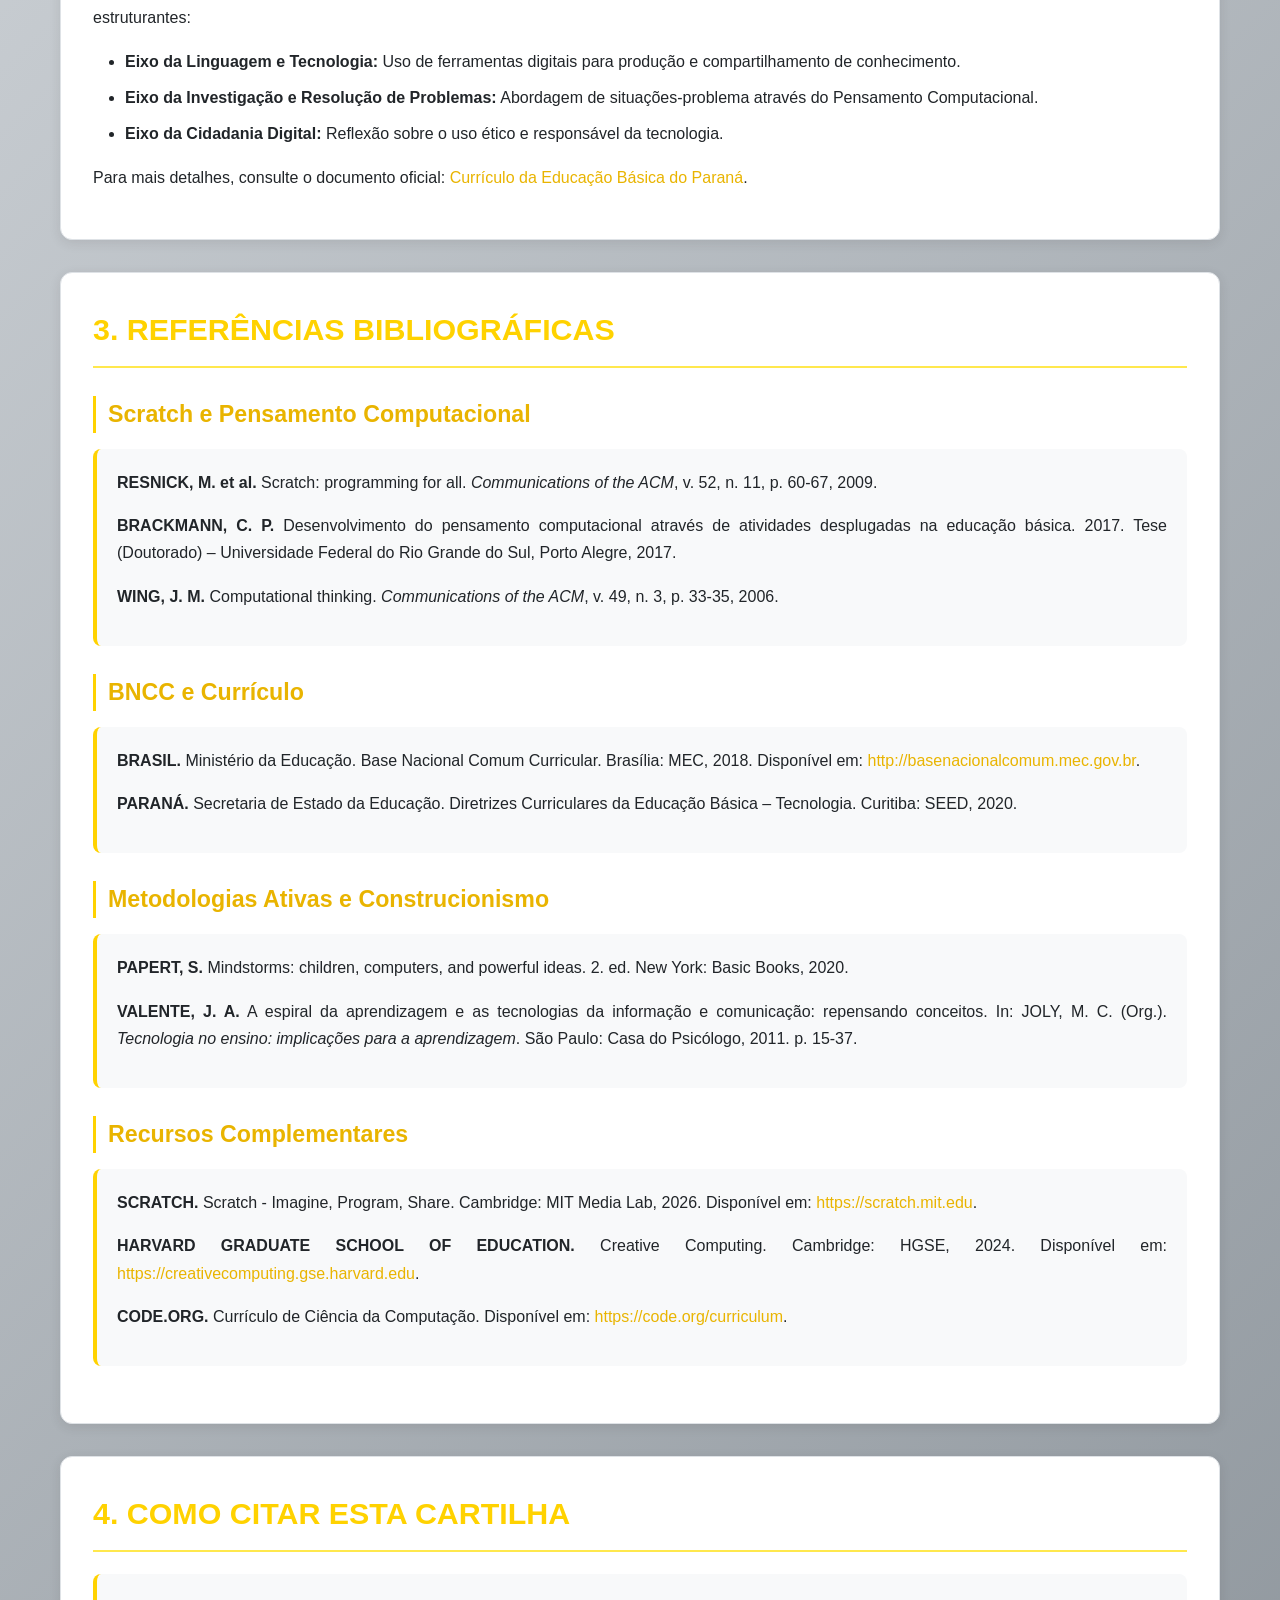
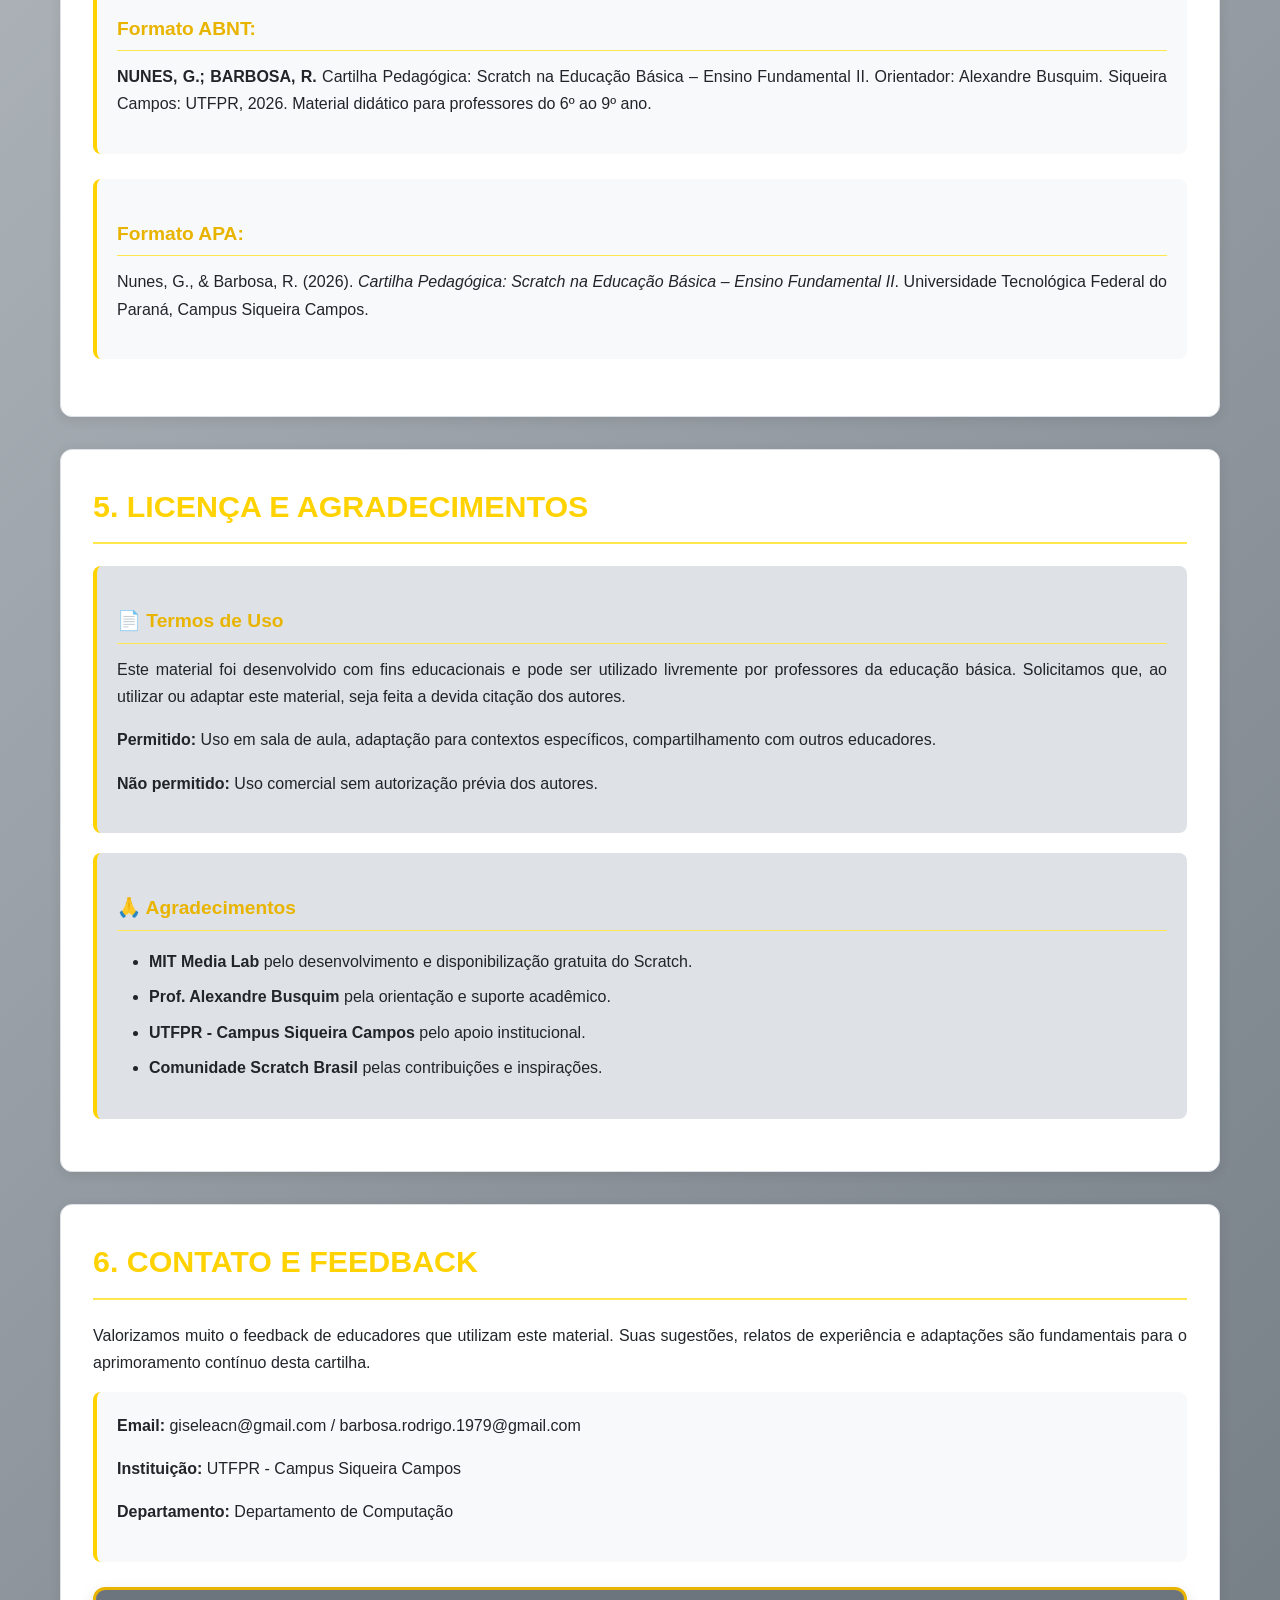
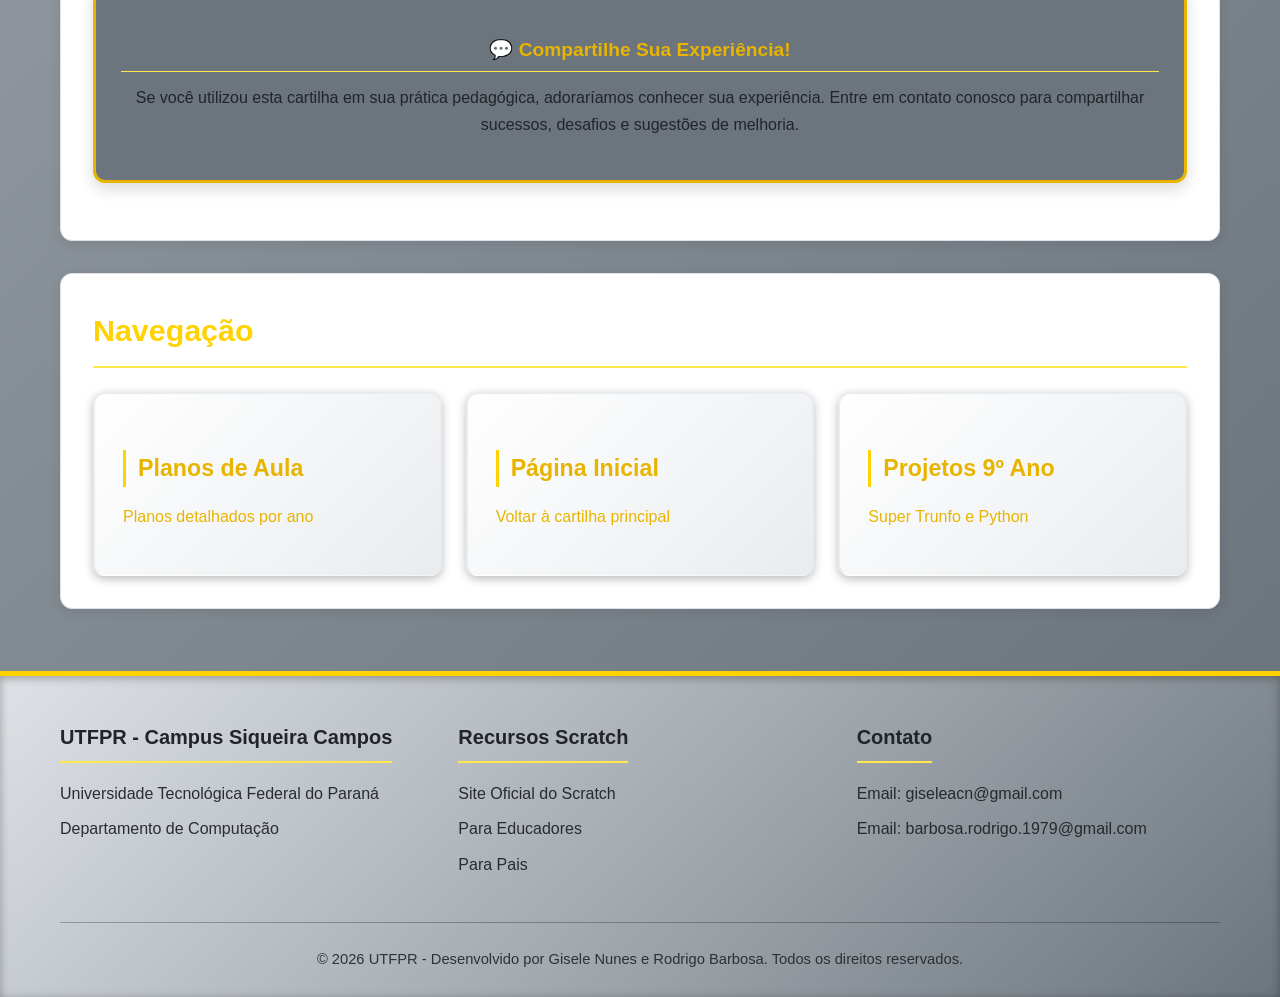
<file: referencias_bncc.html>
<!-- ===================================================================
     Título da página: Referências BNCC e Bibliografia | Scratch EF II
     ===================================================================
     Objetivo: Apresentar as referências bibliográficas e o alinhamento 
               com a BNCC e DCE-PR para o projeto Scratch na Educação 
               Básica (Ensino Fundamental II)
     Autor : Gisele Nunes, Rodrigo Barbosa
     Data  : 2026
     ===================================================================
-->

<!DOCTYPE html> <!-- Declara o tipo de documento como HTML5 -->
<html lang="pt-BR"> <!-- Início do elemento HTML, define o idioma como português do Brasil -->

<head> <!-- Início da seção de cabeçalho da página -->
    <meta charset="UTF-8">
    <!-- Define a codificação de caracteres como UTF-8 para suporte a acentos e caracteres especiais -->
    <meta name="viewport" content="width=device-width, initial-scale=1.0">
    <!-- Configura a viewport para tornar a página responsiva em dispositivos móveis -->
    <title>Referências BNCC e Bibliografia | Scratch EF II</title> <!-- Título exibido na aba do navegador -->
    <link rel="stylesheet" href="style.css"> <!-- Link para o arquivo CSS externo que define os estilos da página -->
</head> <!-- Fim da seção de cabeçalho -->

<body> <!-- Início do corpo da página, todo o conteúdo visível -->
    <header> <!-- Início da seção de cabeçalho principal da página -->
        <div class="header-top"> <!-- Div para o topo do cabeçalho, contendo logo e título principal -->
            <div class="container"> <!-- Container centralizador para alinhar o conteúdo -->
                <div class="logo-container"> <!-- Div que agrupa o logo e o nome da instituição -->
                    <img src="UTFPR_logo.png" alt="UTFPR Logo" class="logo">
                    <!-- Imagem do logotipo da UTFPR, com texto alternativo -->
                    <div class="institution-name"> <!-- Div com o nome da instituição -->
                        Universidade Tecnológica Federal do Paraná<br> <!-- Nome da universidade com quebra de linha -->
                        <small>Campus Siqueira Campos</small> <!-- Nome do campus em letras menores -->
                    </div> <!-- Fim da div institution-name -->
                </div> <!-- Fim da div logo-container -->
                <div class="header-title"> <!-- Div que contém o título principal do material didático -->
                    Scratch na Educação Básica<br> <!-- Título principal -->
                    <small>Material Didático para Professores do 6º ao 9º Ano</small> <!-- Subtítulo descritivo -->
                </div> <!-- Fim da div header-title -->
            </div> <!-- Fim da div container -->
        </div> <!-- Fim da div header-top -->
        <div class="header-bottom"> <!-- Div para a parte inferior do cabeçalho, contendo o menu de navegação -->
            <div class="container"> <!-- Container centralizador -->
                <nav> <!-- Elemento de navegação -->
                    <ul> <!-- Lista não ordenada para os links do menu -->
                        <li><a href="index.html">Página Inicial</a></li>
                        <!-- Item de menu: link para a página inicial -->
                        <li><a href="primeiros_passos.html">Primeiros Passos</a></li>
                        <!-- Item: link para primeiros passos -->
                        <li><a href="projetos_6_ano.html">Projetos 6º Ano</a></li>
                        <!-- Item: link para projetos do 6º ano -->
                        <li><a href="projetos_7_ano.html">Projetos 7º Ano</a></li>
                        <!-- Item: link para projetos do 7º ano -->
                        <li><a href="projetos_8_ano.html">Projetos 8º Ano</a></li>
                        <!-- Item: link para projetos do 8º ano -->
                        <li><a href="projetos_9_ano.html">Projetos 9º Ano</a></li>
                        <!-- Item: link para projetos do 9º ano -->
                        <li><a href="planos_de_aula.html">Planos de Aula</a></li>
                        <!-- Item: link para planos de aula -->
                        <li><a href="referencias_bncc.html">Referências BNCC</a></li>
                        <!-- Item: link para a própria página (referências) -->
                    </ul> <!-- Fim da lista -->
                </nav> <!-- Fim do elemento nav -->
            </div> <!-- Fim da div container -->
        </div> <!-- Fim da div header-bottom -->
    </header> <!-- Fim do cabeçalho -->

    <main> <!-- Início do conteúdo principal da página -->
        <div class="container"> <!-- Container centralizador do conteúdo -->
            <div class="page-header"> <!-- Div com o cabeçalho da página (título e subtítulo) -->
                <h1>Referências BNCC e Bibliografia</h1> <!-- Título principal da página -->
                <p class="subtitle">Alinhamento curricular e fundamentação teórica</p> <!-- Subtítulo descritivo -->
            </div> <!-- Fim da div page-header -->

            <!-- SEÇÃO 1: BNCC -->
            <div class="content-section"> <!-- Div para uma seção de conteúdo (alinhamento com BNCC) -->
                <h2>1. ALINHAMENTO COM A BASE NACIONAL COMUM CURRICULAR (BNCC)</h2> <!-- Subtítulo da seção -->
                <p>Os projetos desta cartilha foram desenvolvidos para atender às competências gerais e às habilidades
                    específicas da BNCC para o Ensino Fundamental II, com ênfase na <strong>Competência Geral 5 (Cultura
                        Digital)</strong> e nas áreas de <strong>Linguagens, Matemática e Ciências da Natureza</strong>.
                    A tabela a seguir resume as principais habilidades mobilizadas em cada projeto.</p>
                <!-- Parágrafo explicativo -->

                <h3>Habilidades da BNCC por Projeto</h3> <!-- Subtítulo da tabela -->
                <table class="bncc-table"> <!-- Tabela que exibe as habilidades BNCC por projeto -->
                    <thead> <!-- Cabeçalho da tabela -->
                        <tr>
                            <th>Ano</th> <!-- Coluna: Ano escolar -->
                            <th>Projeto</th> <!-- Coluna: Nome do projeto -->
                            <th>Habilidades BNCC</th> <!-- Coluna: Códigos das habilidades BNCC -->
                            <th>Área</th> <!-- Coluna: Área do conhecimento -->
                        </tr>
                    </thead> <!-- Fim do cabeçalho -->
                    <tbody> <!-- Corpo da tabela com os dados -->
                        <tr>
                            <td>6º</td> <!-- Linha para o 6º ano -->
                            <td>Narrativa Interativa</td> <!-- Nome do projeto -->
                            <td>EF67LP19, EF69LP46, EF69LP47</td> <!-- Códigos das habilidades -->
                            <td>Língua Portuguesa</td> <!-- Área de conhecimento -->
                        </tr>
                        <tr>
                            <td>7º</td> <!-- Linha para o 7º ano -->
                            <td>Quiz Educativo</td> <!-- Nome do projeto -->
                            <td>EF07MA06, EF07CI01, EF69LP47</td> <!-- Códigos das habilidades -->
                            <td>Matemática / Ciências</td> <!-- Área de conhecimento -->
                        </tr>
                        <tr>
                            <td>8º</td> <!-- Linha para o 8º ano -->
                            <td>Simulador de Ecossistema</td> <!-- Nome do projeto -->
                            <td>EF08CI02, EF08MA04</td> <!-- Códigos das habilidades -->
                            <td>Ciências / Matemática</td> <!-- Área de conhecimento -->
                        </tr>
                        <tr>
                            <td>9º</td> <!-- Linha para o 9º ano -->
                            <td>Super Trunfo e Python</td> <!-- Nome do projeto -->
                            <td>EF09MA10, EF09LP26</td> <!-- Códigos das habilidades -->
                            <td>Matemática / Língua Portuguesa</td> <!-- Área de conhecimento -->
                        </tr>
                    </tbody> <!-- Fim do corpo da tabela -->
                </table> <!-- Fim da tabela -->

                <div class="info-box"> <!-- Div com caixa de destaque informativa -->
                    <h4>📘 Competências Gerais da BNCC</h4> <!-- Título da caixa -->
                    <ul> <!-- Lista não ordenada das competências -->
                        <li><strong>Competência 2:</strong> Exercitar a curiosidade intelectual e recorrer à abordagem
                            própria das ciências, incluindo a investigação, a reflexão, a análise crítica, a imaginação
                            e a criatividade.</li> <!-- Item: competência 2 -->
                        <li><strong>Competência 4:</strong> Utilizar diferentes linguagens – verbal, corporal, visual,
                            sonora e digital – para se expressar e partilhar informações, experiências, ideias e
                            sentimentos.</li> <!-- Item: competência 4 -->
                        <li><strong>Competência 5:</strong> Compreender, utilizar e criar tecnologias digitais de forma
                            crítica, significativa, reflexiva e ética nas diversas práticas sociais.</li>
                        <!-- Item: competência 5 -->
                    </ul> <!-- Fim da lista -->
                </div> <!-- Fim da div info-box -->
            </div> <!-- Fim da seção BNCC -->

            <!-- SEÇÃO 2: DIRETRIZES CURRICULARES DO PARANÁ (DCE-PR) -->
            <div class="content-section"> <!-- Div para a seção sobre DCE-PR -->
                <h2>2. DIRETRIZES CURRICULARES DA EDUCAÇÃO BÁSICA DO PARANÁ (DCE-PR)</h2> <!-- Subtítulo da seção -->
                <p>O estado do Paraná possui suas próprias Diretrizes Curriculares que orientam o ensino. Este material
                    está alinhado com os seguintes eixos estruturantes:</p> <!-- Parágrafo introdutório -->
                <ul> <!-- Lista dos eixos estruturantes -->
                    <li><strong>Eixo da Linguagem e Tecnologia:</strong> Uso de ferramentas digitais para produção e
                        compartilhamento de conhecimento.</li> <!-- Eixo 1 -->
                    <li><strong>Eixo da Investigação e Resolução de Problemas:</strong> Abordagem de situações-problema
                        através do Pensamento Computacional.</li> <!-- Eixo 2 -->
                    <li><strong>Eixo da Cidadania Digital:</strong> Reflexão sobre o uso ético e responsável da
                        tecnologia.</li> <!-- Eixo 3 -->
                </ul> <!-- Fim da lista -->
                <p>Para mais detalhes, consulte o documento oficial: <a href="http://www.educacao.pr.gov.br/Curriculo"
                        target="_blank" rel="noopener noreferrer">Currículo da Educação Básica do Paraná</a>.</p>
                <!-- Parágrafo com link externo (abre em nova aba) -->
            </div> <!-- Fim da seção DCE-PR -->

            <!-- SEÇÃO 3: REFERÊNCIAS BIBLIOGRÁFICAS -->
            <div class="content-section"> <!-- Div para a seção de referências bibliográficas -->
                <h2>3. REFERÊNCIAS BIBLIOGRÁFICAS</h2> <!-- Subtítulo da seção -->

                <h3>Scratch e Pensamento Computacional</h3>
                <!-- Subseção: obras sobre Scratch e pensamento computacional -->
                <div class="plano-info"> <!-- Div com estilo de informação (similar a um box) -->
                    <p><strong>RESNICK, M. et al.</strong> Scratch: programming for all. <em>Communications of the
                            ACM</em>, v. 52, n. 11, p. 60-67, 2009.</p> <!-- Referência 1 -->
                    <p><strong>BRACKMANN, C. P.</strong> Desenvolvimento do pensamento computacional através de
                        atividades desplugadas na educação básica. 2017. Tese (Doutorado) – Universidade Federal do Rio
                        Grande do Sul, Porto Alegre, 2017.</p> <!-- Referência 2 -->
                    <p><strong>WING, J. M.</strong> Computational thinking. <em>Communications of the ACM</em>, v. 49,
                        n. 3, p. 33-35, 2006.</p> <!-- Referência 3 -->
                </div> <!-- Fim da div plano-info -->

                <h3>BNCC e Currículo</h3> <!-- Subseção: documentos oficiais BNCC e currículo -->
                <div class="plano-info"> <!-- Div com estilo de informação -->
                    <p><strong>BRASIL.</strong> Ministério da Educação. Base Nacional Comum Curricular. Brasília: MEC,
                        2018. Disponível em: <a href="http://basenacionalcomum.mec.gov.br" target="_blank"
                            rel="noopener noreferrer">http://basenacionalcomum.mec.gov.br</a>.</p>
                    <!-- Referência com link externo -->
                    <p><strong>PARANÁ.</strong> Secretaria de Estado da Educação. Diretrizes Curriculares da Educação
                        Básica – Tecnologia. Curitiba: SEED, 2020.</p> <!-- Referência -->
                </div> <!-- Fim da div plano-info -->

                <h3>Metodologias Ativas e Construcionismo</h3> <!-- Subseção: metodologias ativas e construcionismo -->
                <div class="plano-info"> <!-- Div com estilo de informação -->
                    <p><strong>PAPERT, S.</strong> Mindstorms: children, computers, and powerful ideas. 2. ed. New York:
                        Basic Books, 2020.</p> <!-- Referência -->
                    <p><strong>VALENTE, J. A.</strong> A espiral da aprendizagem e as tecnologias da informação e
                        comunicação: repensando conceitos. In: JOLY, M. C. (Org.). <em>Tecnologia no ensino: implicações
                            para a aprendizagem</em>. São Paulo: Casa do Psicólogo, 2011. p. 15-37.</p>
                    <!-- Referência -->
                </div> <!-- Fim da div plano-info -->

                <h3>Recursos Complementares</h3> <!-- Subseção: recursos online complementares -->
                <div class="plano-info"> <!-- Div com estilo de informação -->
                    <p><strong>SCRATCH.</strong> Scratch - Imagine, Program, Share. Cambridge: MIT Media Lab, 2026.
                        Disponível em: <a href="https://scratch.mit.edu" target="_blank"
                            rel="noopener noreferrer">https://scratch.mit.edu</a>.</p>
                    <!-- Link para o site oficial do Scratch -->
                    <p><strong>HARVARD GRADUATE SCHOOL OF EDUCATION.</strong> Creative Computing. Cambridge: HGSE, 2024.
                        Disponível em: <a href="https://creativecomputing.gse.harvard.edu" target="_blank"
                            rel="noopener noreferrer">https://creativecomputing.gse.harvard.edu</a>.</p>
                    <!-- Link para Creative Computing -->
                    <p><strong>CODE.ORG.</strong> Currículo de Ciência da Computação. Disponível em: <a
                            href="https://code.org/curriculum" target="_blank"
                            rel="noopener noreferrer">https://code.org/curriculum</a>.</p>
                    <!-- Link para currículo do Code.org -->
                </div> <!-- Fim da div plano-info -->
            </div> <!-- Fim da seção referências bibliográficas -->

            <!-- SEÇÃO 4: COMO CITAR ESTE MATERIAL -->
            <div class="content-section"> <!-- Div para a seção sobre como citar o material -->
                <h2>4. COMO CITAR ESTA CARTILHA</h2> <!-- Subtítulo da seção -->
                <div class="plano-info"> <!-- Div com estilo de informação -->
                    <h4>Formato ABNT:</h4> <!-- Subtítulo para o formato ABNT -->
                    <p><strong>NUNES, G.; BARBOSA, R.</strong> Cartilha Pedagógica: Scratch na Educação Básica – Ensino
                        Fundamental II. Orientador: Alexandre Busquim. Siqueira Campos: UTFPR, 2026. Material didático
                        para professores do 6º ao 9º ano.</p> <!-- Citação no formato ABNT -->
                </div> <!-- Fim da div plano-info -->
                <div class="plano-info"> <!-- Div com estilo de informação -->
                    <h4>Formato APA:</h4> <!-- Subtítulo para o formato APA -->
                    <p>Nunes, G., & Barbosa, R. (2026). <em>Cartilha Pedagógica: Scratch na Educação Básica – Ensino
                            Fundamental II</em>. Universidade Tecnológica Federal do Paraná, Campus Siqueira Campos.</p>
                    <!-- Citação no formato APA -->
                </div> <!-- Fim da div plano-info -->
            </div> <!-- Fim da seção de citação -->

            <!-- SEÇÃO 5: LICENÇA E AGRADECIMENTOS -->
            <div class="content-section"> <!-- Div para a seção de licença e agradecimentos -->
                <h2>5. LICENÇA E AGRADECIMENTOS</h2> <!-- Subtítulo da seção -->
                <div class="info-box"> <!-- Div com caixa de destaque informativa -->
                    <h4>📄 Termos de Uso</h4> <!-- Título dos termos de uso -->
                    <p>Este material foi desenvolvido com fins educacionais e pode ser utilizado livremente por
                        professores da educação básica. Solicitamos que, ao utilizar ou adaptar este material, seja
                        feita a devida citação dos autores.</p> <!-- Parágrafo explicativo -->
                    <p><strong>Permitido:</strong> Uso em sala de aula, adaptação para contextos específicos,
                        compartilhamento com outros educadores.</p> <!-- Lista de permissões -->
                    <p><strong>Não permitido:</strong> Uso comercial sem autorização prévia dos autores.</p>
                    <!-- Restrição de uso -->
                </div> <!-- Fim da div info-box -->
                <div class="info-box"> <!-- Div com caixa de destaque para agradecimentos -->
                    <h4>🙏 Agradecimentos</h4> <!-- Título dos agradecimentos -->
                    <ul> <!-- Lista de agradecimentos -->
                        <li><strong>MIT Media Lab</strong> pelo desenvolvimento e disponibilização gratuita do Scratch.
                        </li> <!-- Agradecimento ao MIT -->
                        <li><strong>Prof. Alexandre Busquim</strong> pela orientação e suporte acadêmico.</li>
                        <!-- Agradecimento ao orientador -->
                        <li><strong>UTFPR - Campus Siqueira Campos</strong> pelo apoio institucional.</li>
                        <!-- Agradecimento à UTFPR -->
                        <li><strong>Comunidade Scratch Brasil</strong> pelas contribuições e inspirações.</li>
                        <!-- Agradecimento à comunidade -->
                    </ul> <!-- Fim da lista -->
                </div> <!-- Fim da div info-box -->
            </div> <!-- Fim da seção licença e agradecimentos -->

            <!-- SEÇÃO 6: CONTATO -->
            <div class="content-section"> <!-- Div para a seção de contato e feedback -->
                <h2>6. CONTATO E FEEDBACK</h2> <!-- Subtítulo da seção -->
                <p>Valorizamos muito o feedback de educadores que utilizam este material. Suas sugestões, relatos de
                    experiência e adaptações são fundamentais para o aprimoramento contínuo desta cartilha.</p>
                <!-- Parágrafo solicitando feedback -->
                <div class="plano-info"> <!-- Div com estilo de informação -->
                    <p><strong>Email:</strong> giseleacn@gmail.com / barbosa.rodrigo.1979@gmail.com</p>
                    <!-- Emails de contato -->
                    <p><strong>Instituição:</strong> UTFPR - Campus Siqueira Campos</p> <!-- Instituição -->
                    <p><strong>Departamento:</strong> Departamento de Computação</p> <!-- Departamento -->
                </div> <!-- Fim da div plano-info -->
                <div class="aviso-importante"> <!-- Div com estilo de aviso importante -->
                    <h4>💬 Compartilhe Sua Experiência!</h4> <!-- Título do aviso -->
                    <p>Se você utilizou esta cartilha em sua prática pedagógica, adoraríamos conhecer sua experiência.
                        Entre em contato conosco para compartilhar sucessos, desafios e sugestões de melhoria.</p>
                    <!-- Parágrafo incentivando o compartilhamento -->
                </div> <!-- Fim da div aviso-importante -->
            </div> <!-- Fim da seção contato -->

            <!-- NAVEGAÇÃO -->
            <div class="content-section"> <!-- Div para a seção de navegação (cards de links) -->
                <h2>Navegação</h2> <!-- Subtítulo da seção -->
                <div class="card-grid"> <!-- Div que agrupa os cards de navegação em grade -->
                    <a href="planos_de_aula.html" class="nav-card">
                        <!-- Link para planos de aula, estilizado como card -->
                        <h3>Planos de Aula</h3> <!-- Título do card -->
                        <p>Planos detalhados por ano</p> <!-- Descrição -->
                    </a> <!-- Fim do link -->
                    <a href="index.html" class="nav-card"> <!-- Link para a página inicial -->
                        <h3>Página Inicial</h3>
                        <p>Voltar à cartilha principal</p>
                    </a>
                    <a href="projetos_9_ano.html" class="nav-card"> <!-- Link para projetos do 9º ano -->
                        <h3>Projetos 9º Ano</h3>
                        <p>Super Trunfo e Python</p>
                    </a>
                </div> <!-- Fim da div card-grid -->
            </div> <!-- Fim da seção navegação -->
        </div> <!-- Fim da div container -->
    </main> <!-- Fim do conteúdo principal -->

    <footer> <!-- Início do rodapé da página -->
        <div class="container"> <!-- Container centralizador -->
            <div class="footer-content"> <!-- Div que agrupa as seções do rodapé -->
                <div class="footer-section"> <!-- Primeira seção do rodapé: informações institucionais -->
                    <h3>UTFPR - Campus Siqueira Campos</h3> <!-- Título -->
                    <p>Universidade Tecnológica Federal do Paraná</p> <!-- Nome da universidade -->
                    <p>Departamento de Computação</p> <!-- Departamento -->
                </div> <!-- Fim da footer-section -->
                <div class="footer-section"> <!-- Segunda seção do rodapé: recursos Scratch -->
                    <h3>Recursos Scratch</h3> <!-- Título -->
                    <ul> <!-- Lista de links úteis -->
                        <li><a href="https://scratch.mit.edu" target="_blank" rel="noopener noreferrer">Site Oficial do
                                Scratch</a></li> <!-- Link externo -->
                        <li><a href="https://scratch.mit.edu/educators" target="_blank" rel="noopener noreferrer">Para
                                Educadores</a></li> <!-- Link externo -->
                        <li><a href="https://scratch.mit.edu/parents" target="_blank" rel="noopener noreferrer">Para
                                Pais</a></li> <!-- Link externo -->
                    </ul> <!-- Fim da lista -->
                </div> <!-- Fim da footer-section -->
                <div class="footer-section"> <!-- Terceira seção do rodapé: contato -->
                    <h3>Contato</h3> <!-- Título -->
                    <p>Email: giseleacn@gmail.com</p> <!-- Email 1 -->
                    <p>Email: barbosa.rodrigo.1979@gmail.com</p> <!-- Email 2 -->
                </div> <!-- Fim da footer-section -->
            </div> <!-- Fim da div footer-content -->
            <div class="copyright"> <!-- Div com informações de direitos autorais -->
                &copy; 2026 UTFPR - Desenvolvido por Gisele Nunes e Rodrigo Barbosa. Todos os direitos reservados.
            </div> <!-- Fim da div copyright -->
        </div> <!-- Fim da div container -->
    </footer> <!-- Fim do rodapé -->

    <button class="theme-toggle" id="themeToggle" aria-pressed="false"
        aria-label="Alternar tema claro e escuro">🌙</button>
    <!-- Botão para alternar entre tema claro e escuro (controlado pelo script.js) -->
    <script src="script.js"></script>
    <!-- Inclusão do arquivo JavaScript externo que gerencia a funcionalidade do botão de tema -->
</body> <!-- Fim do corpo da página -->

</html> <!-- Fim do documento HTML -->
</file>
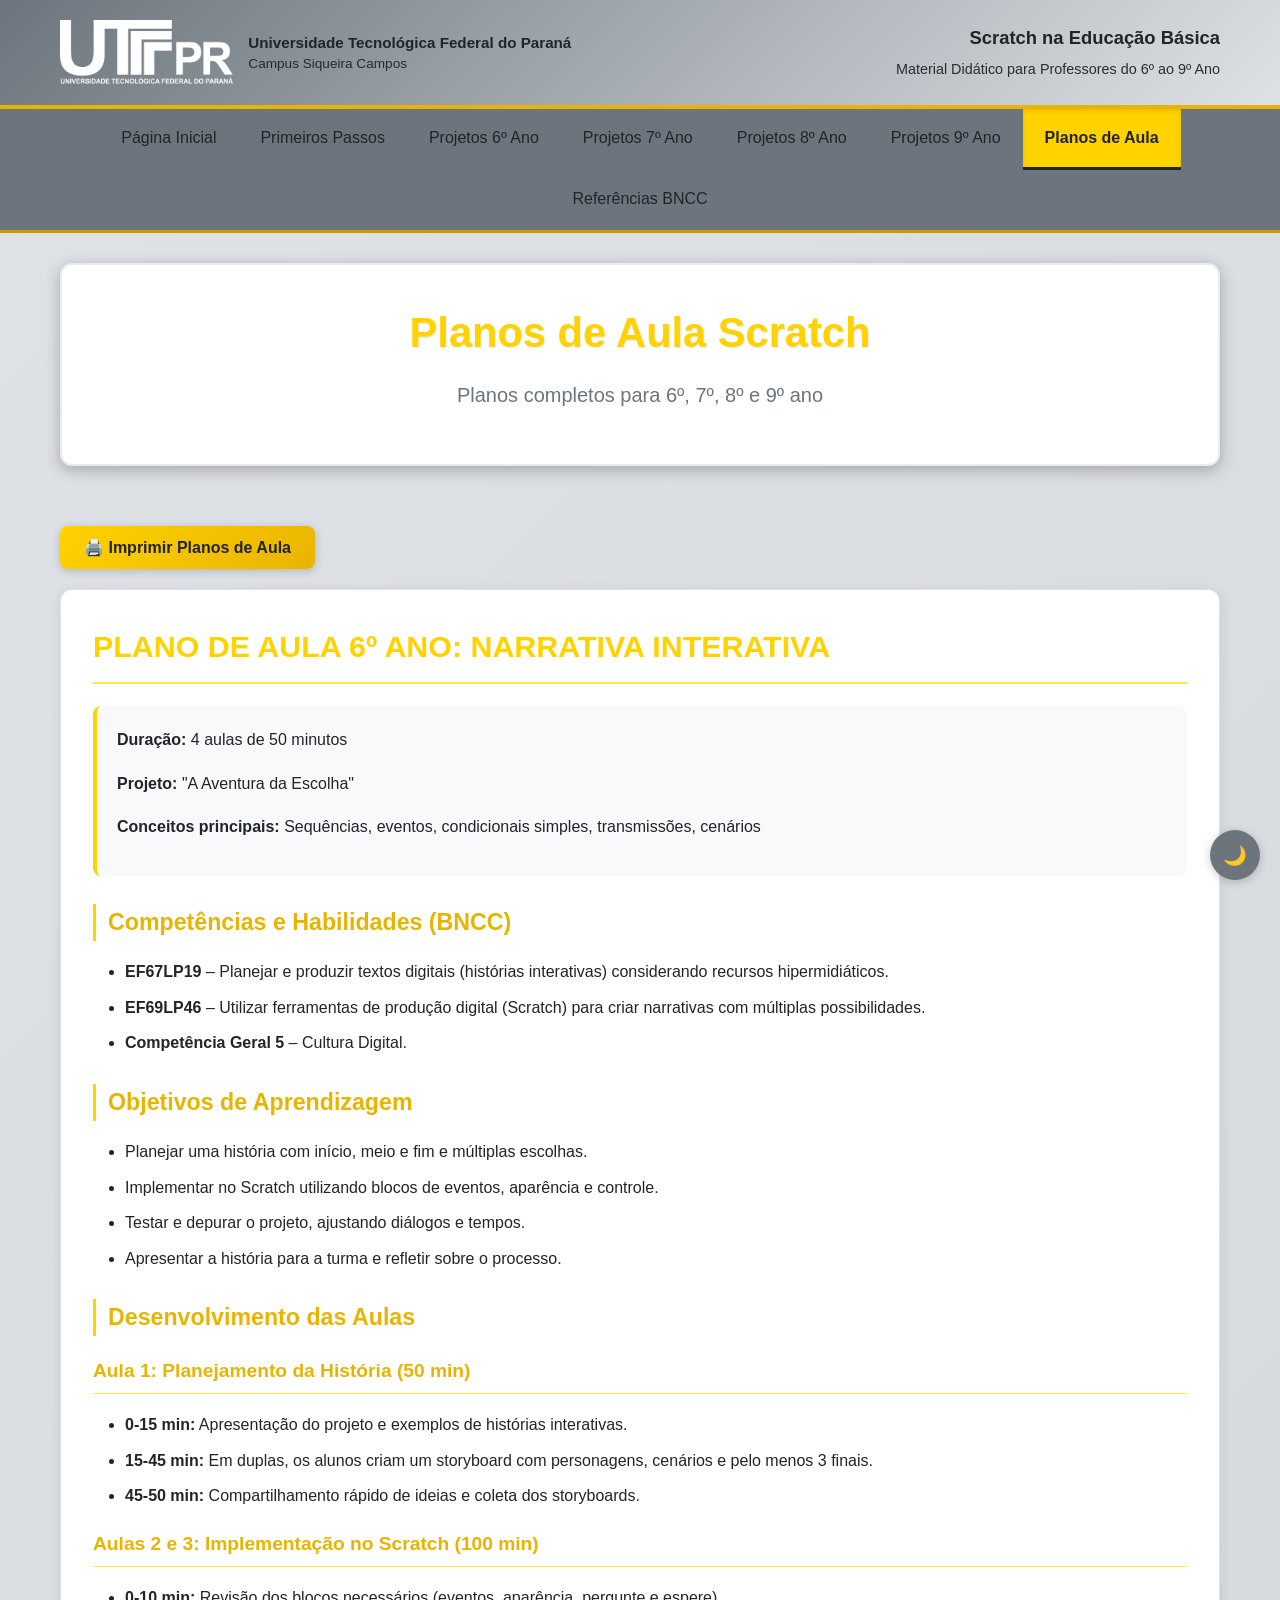
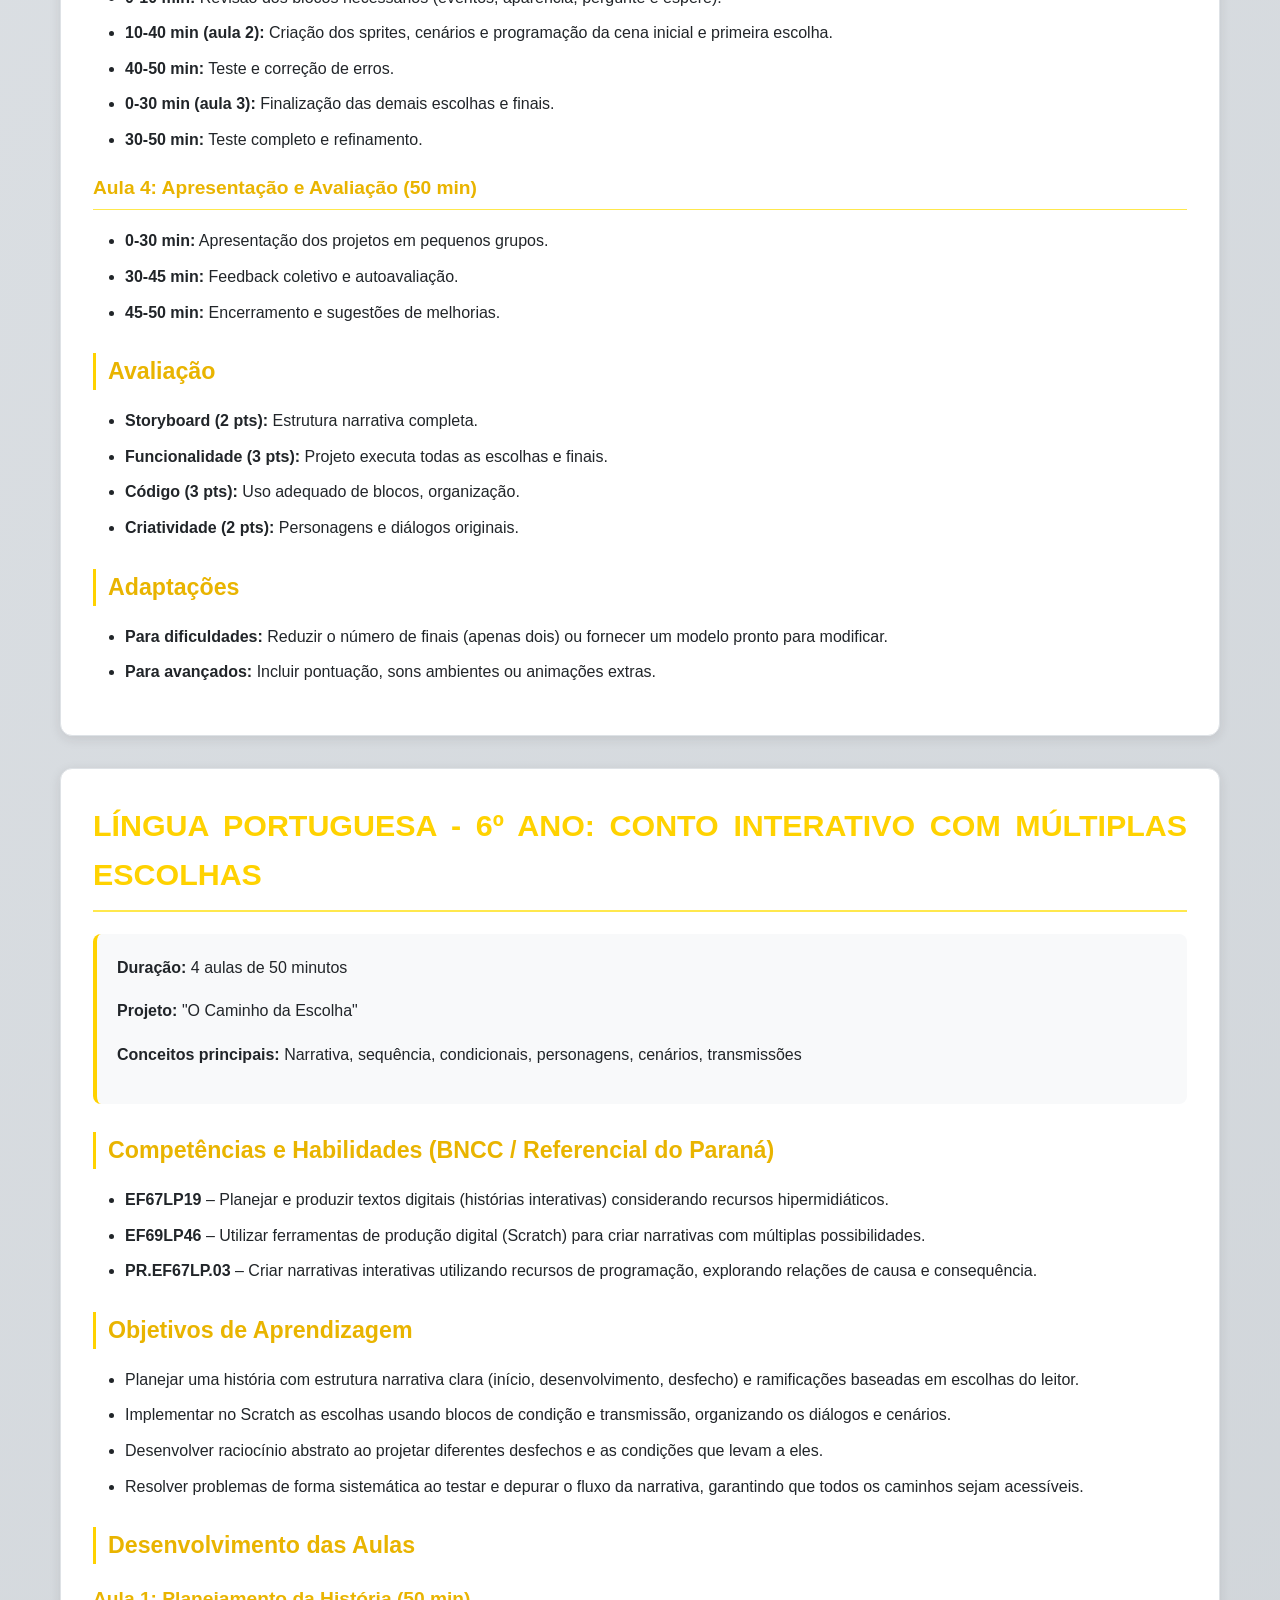
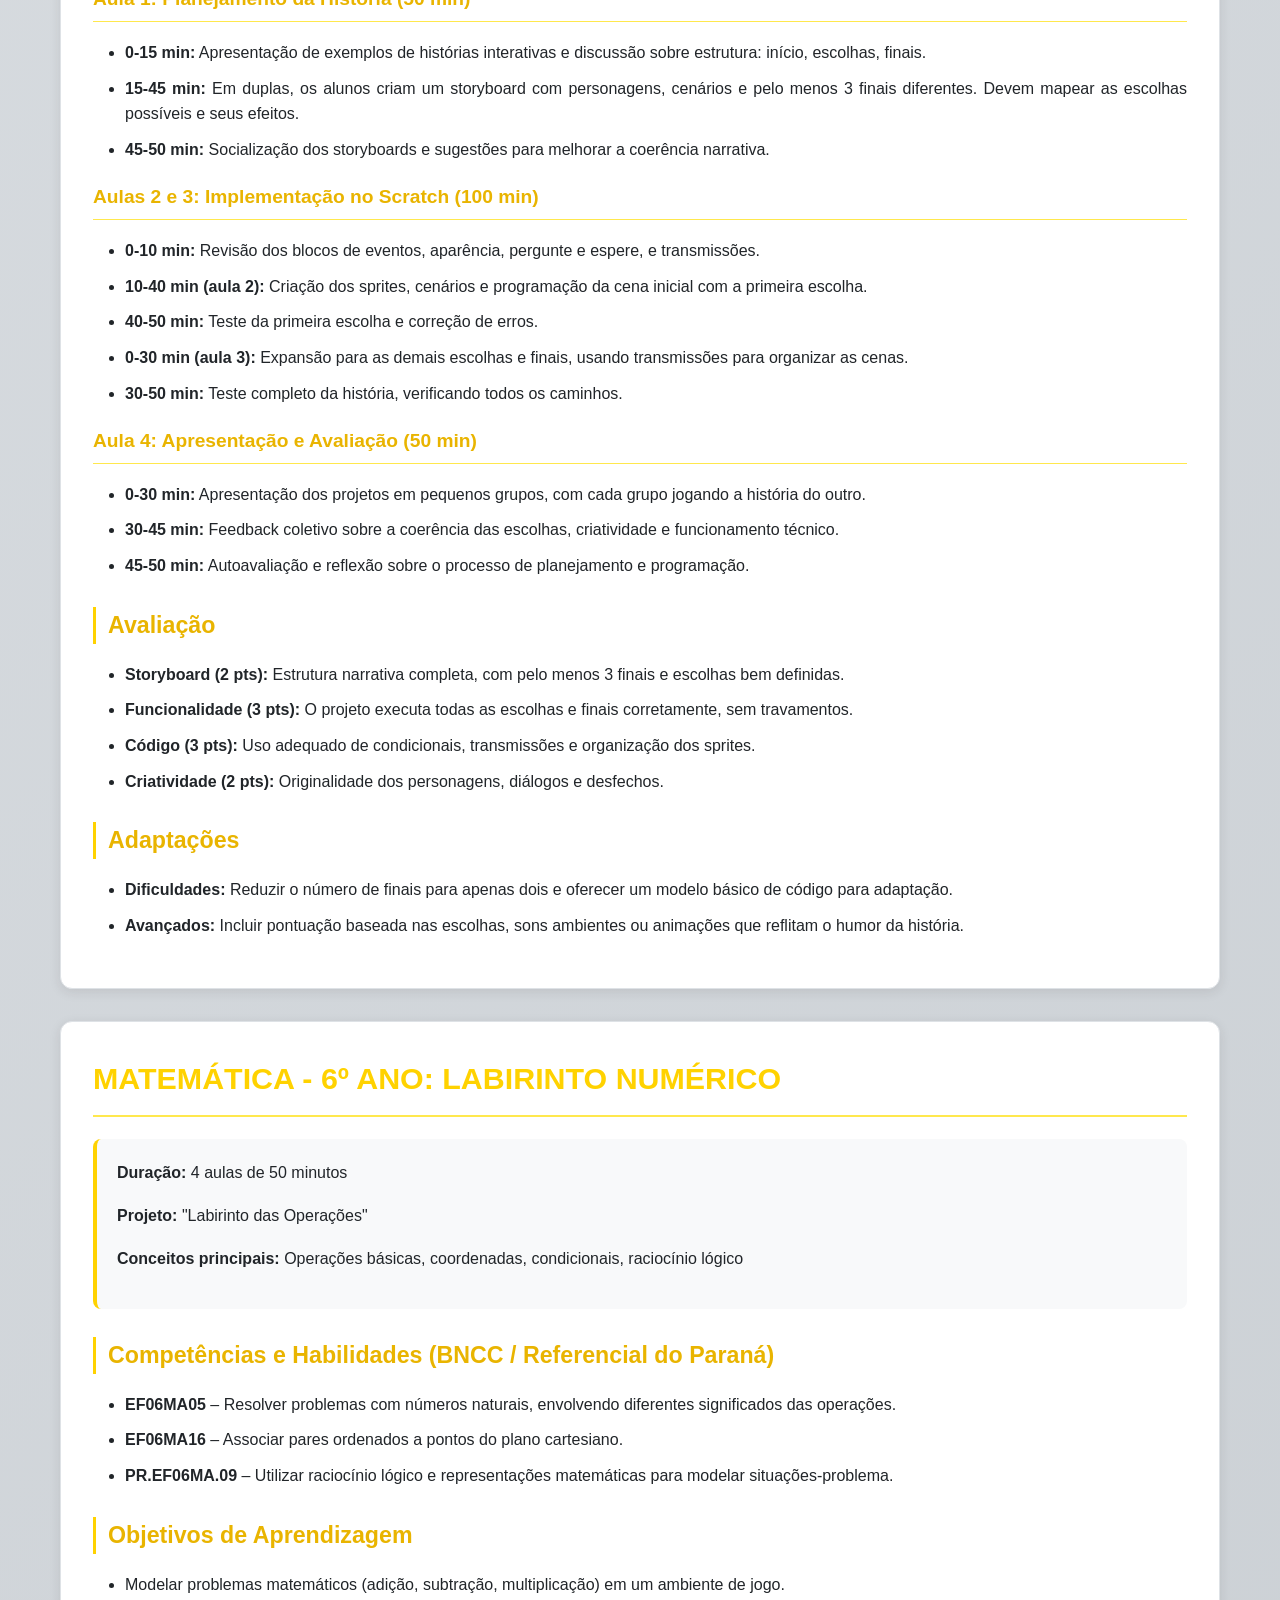
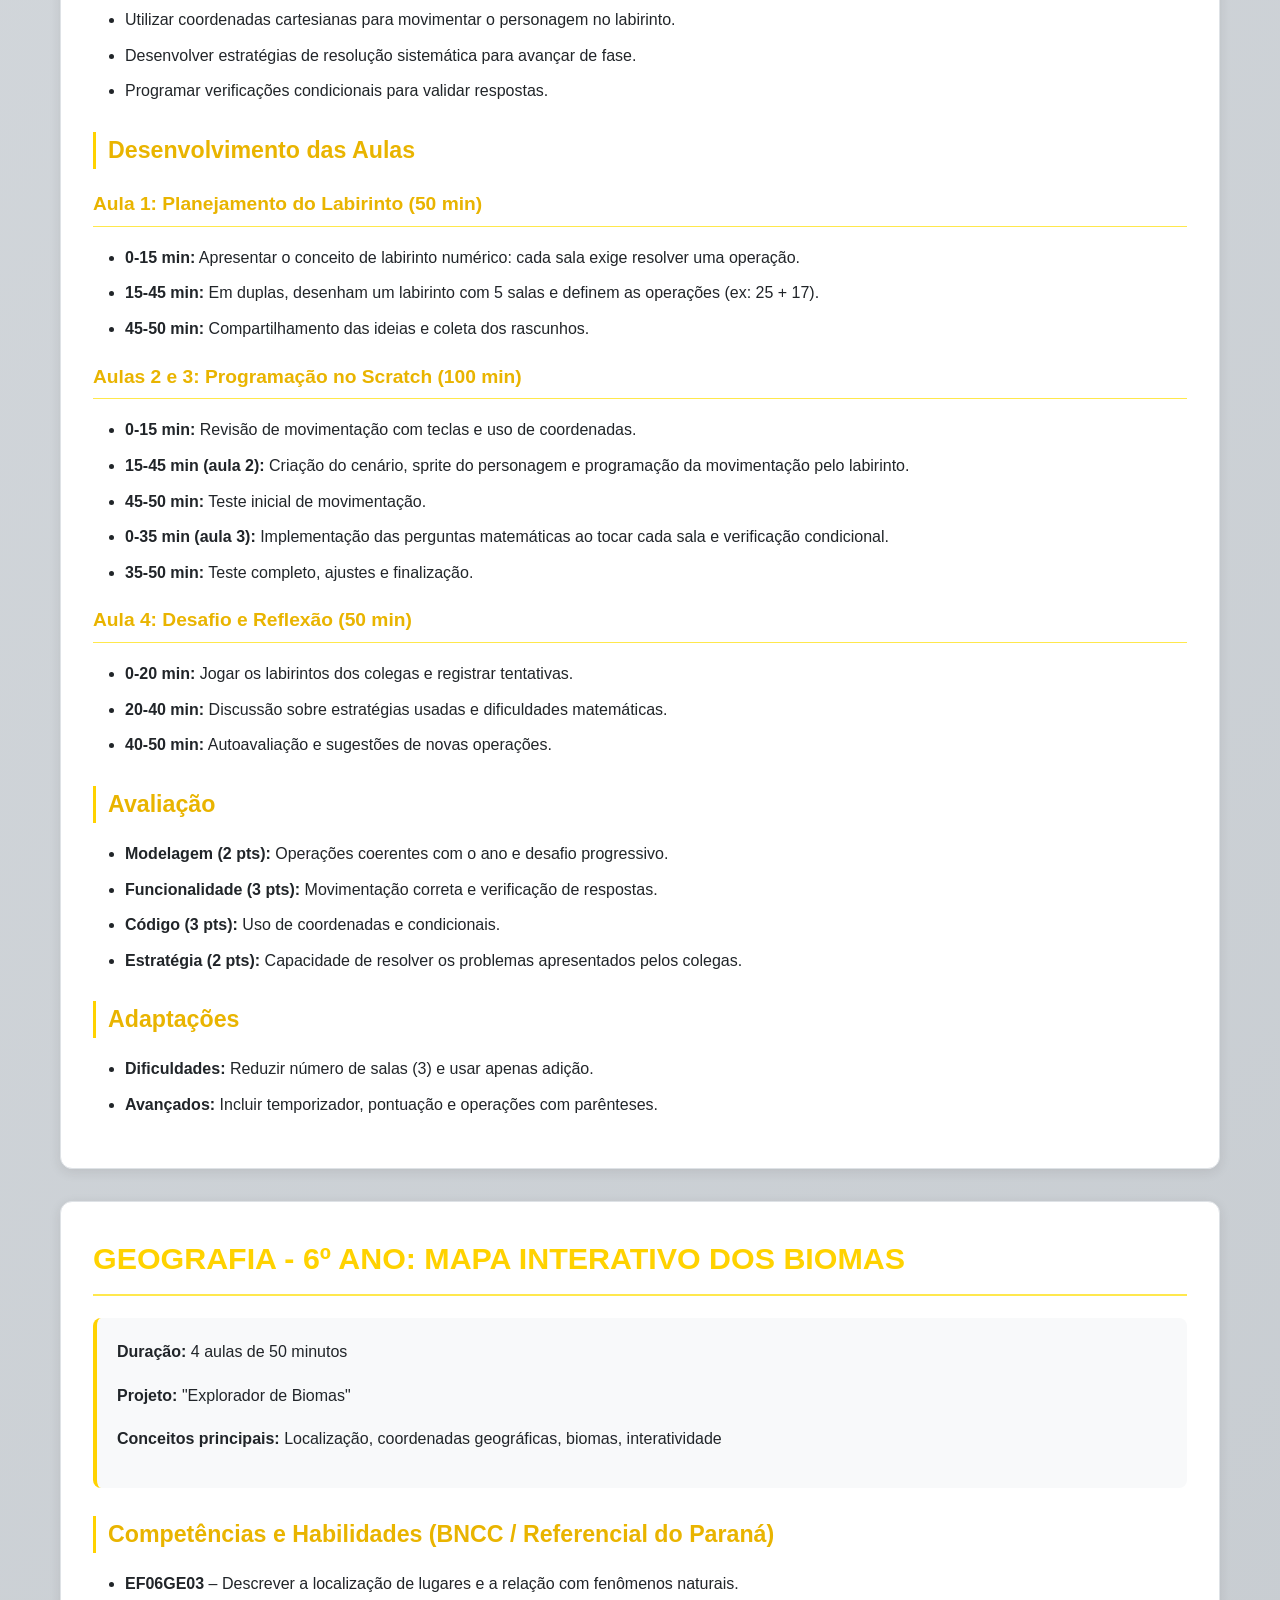
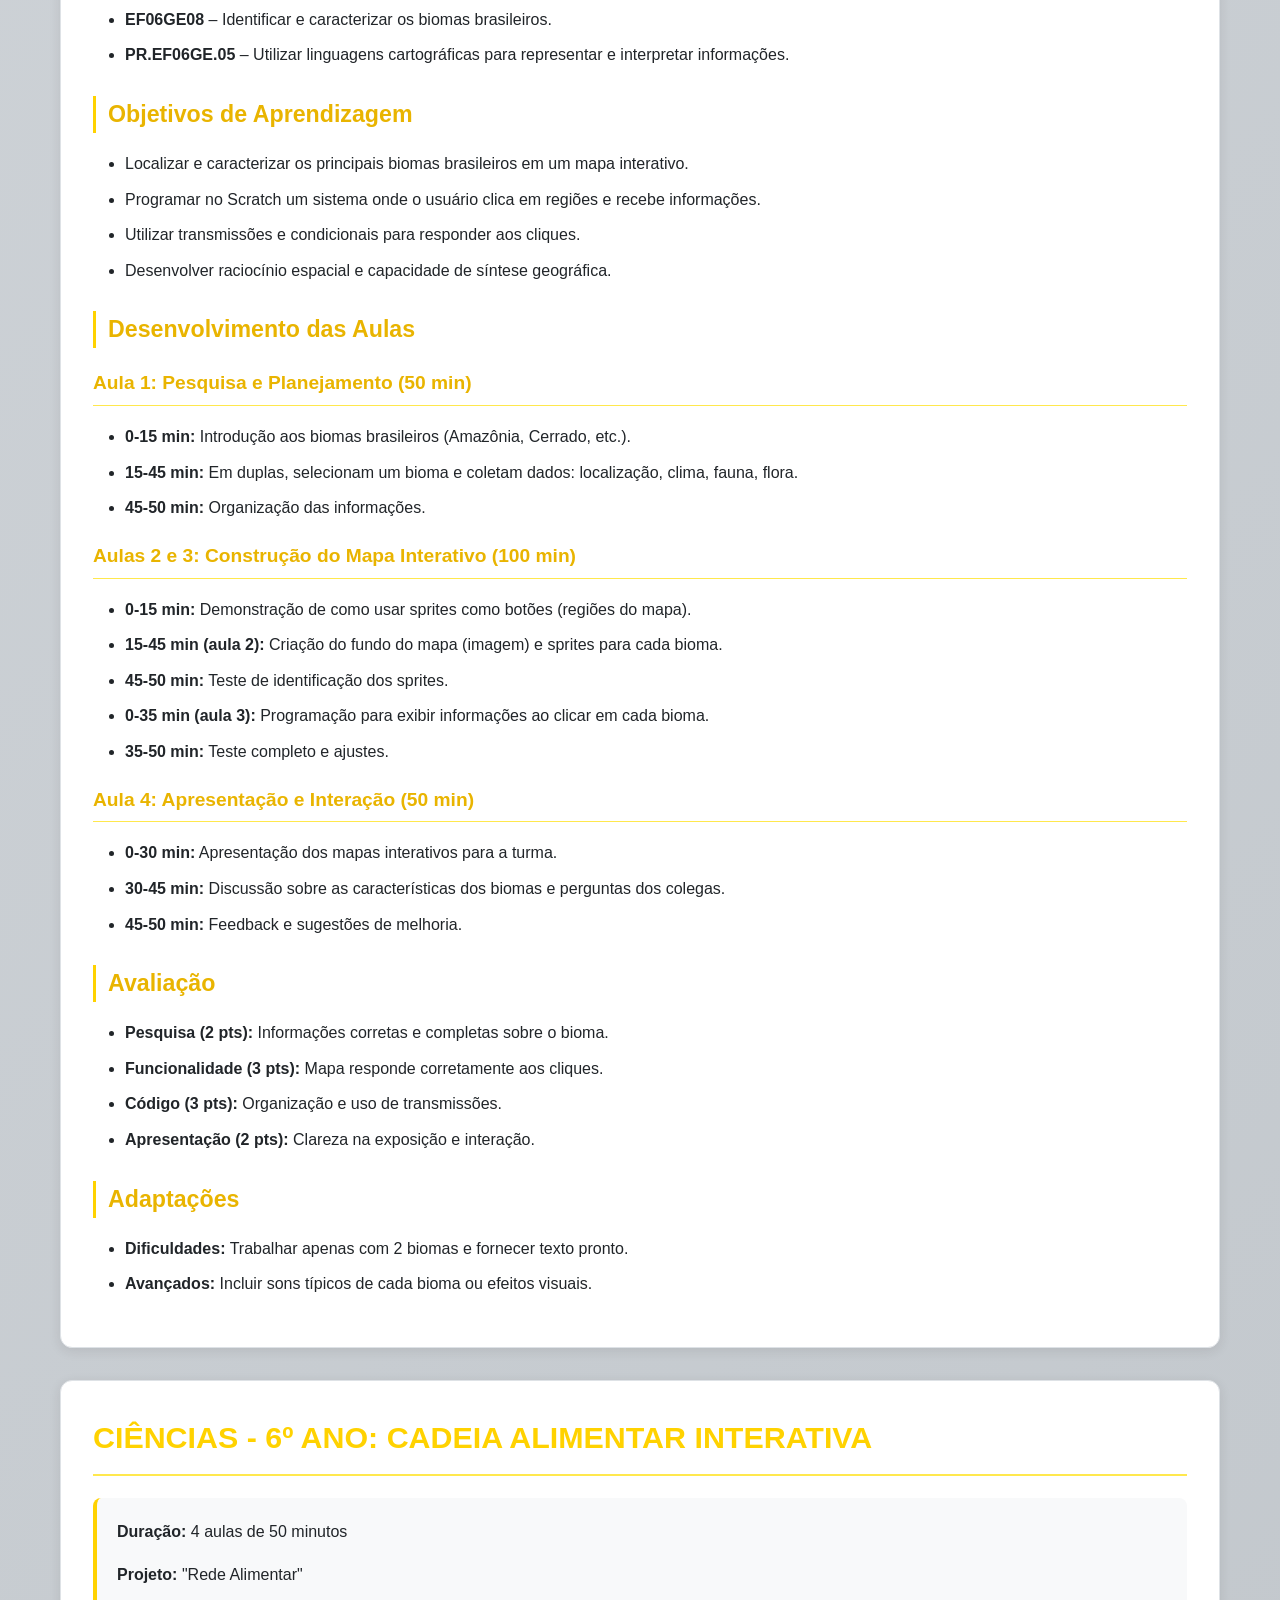
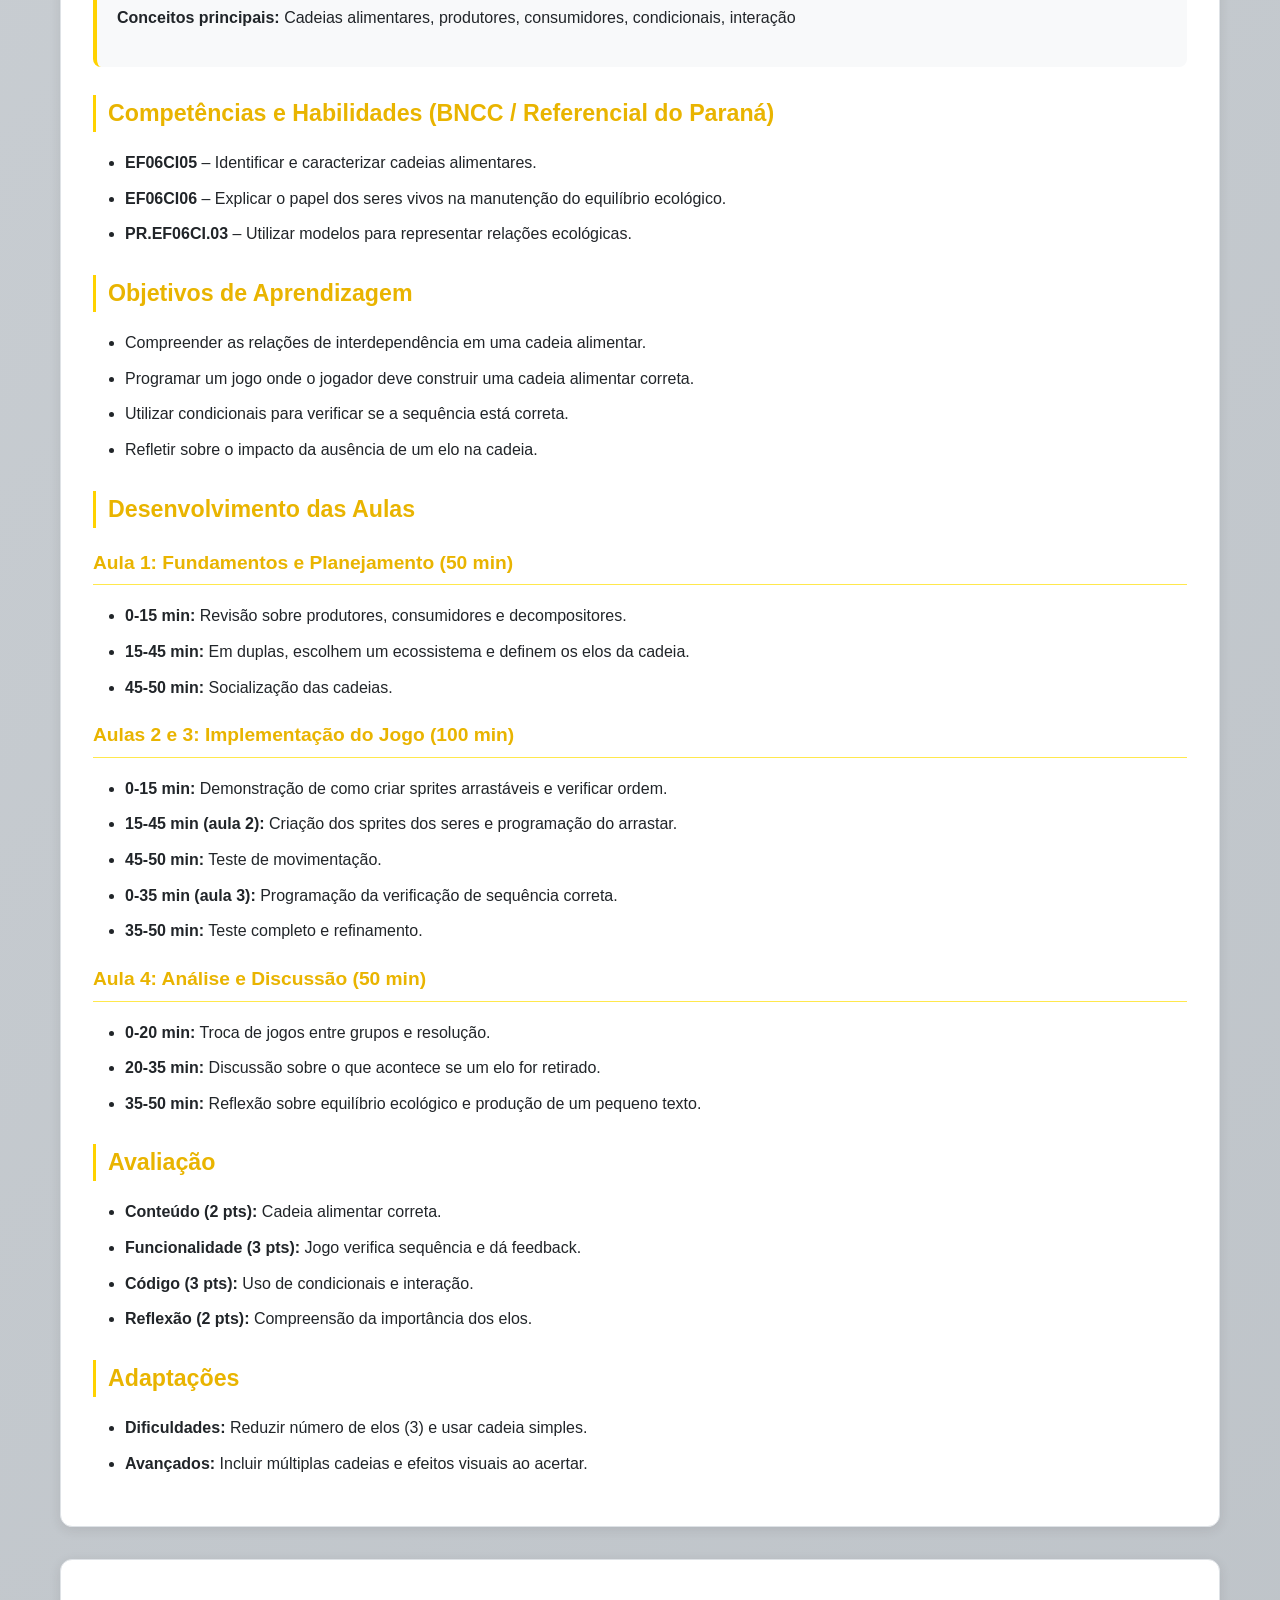
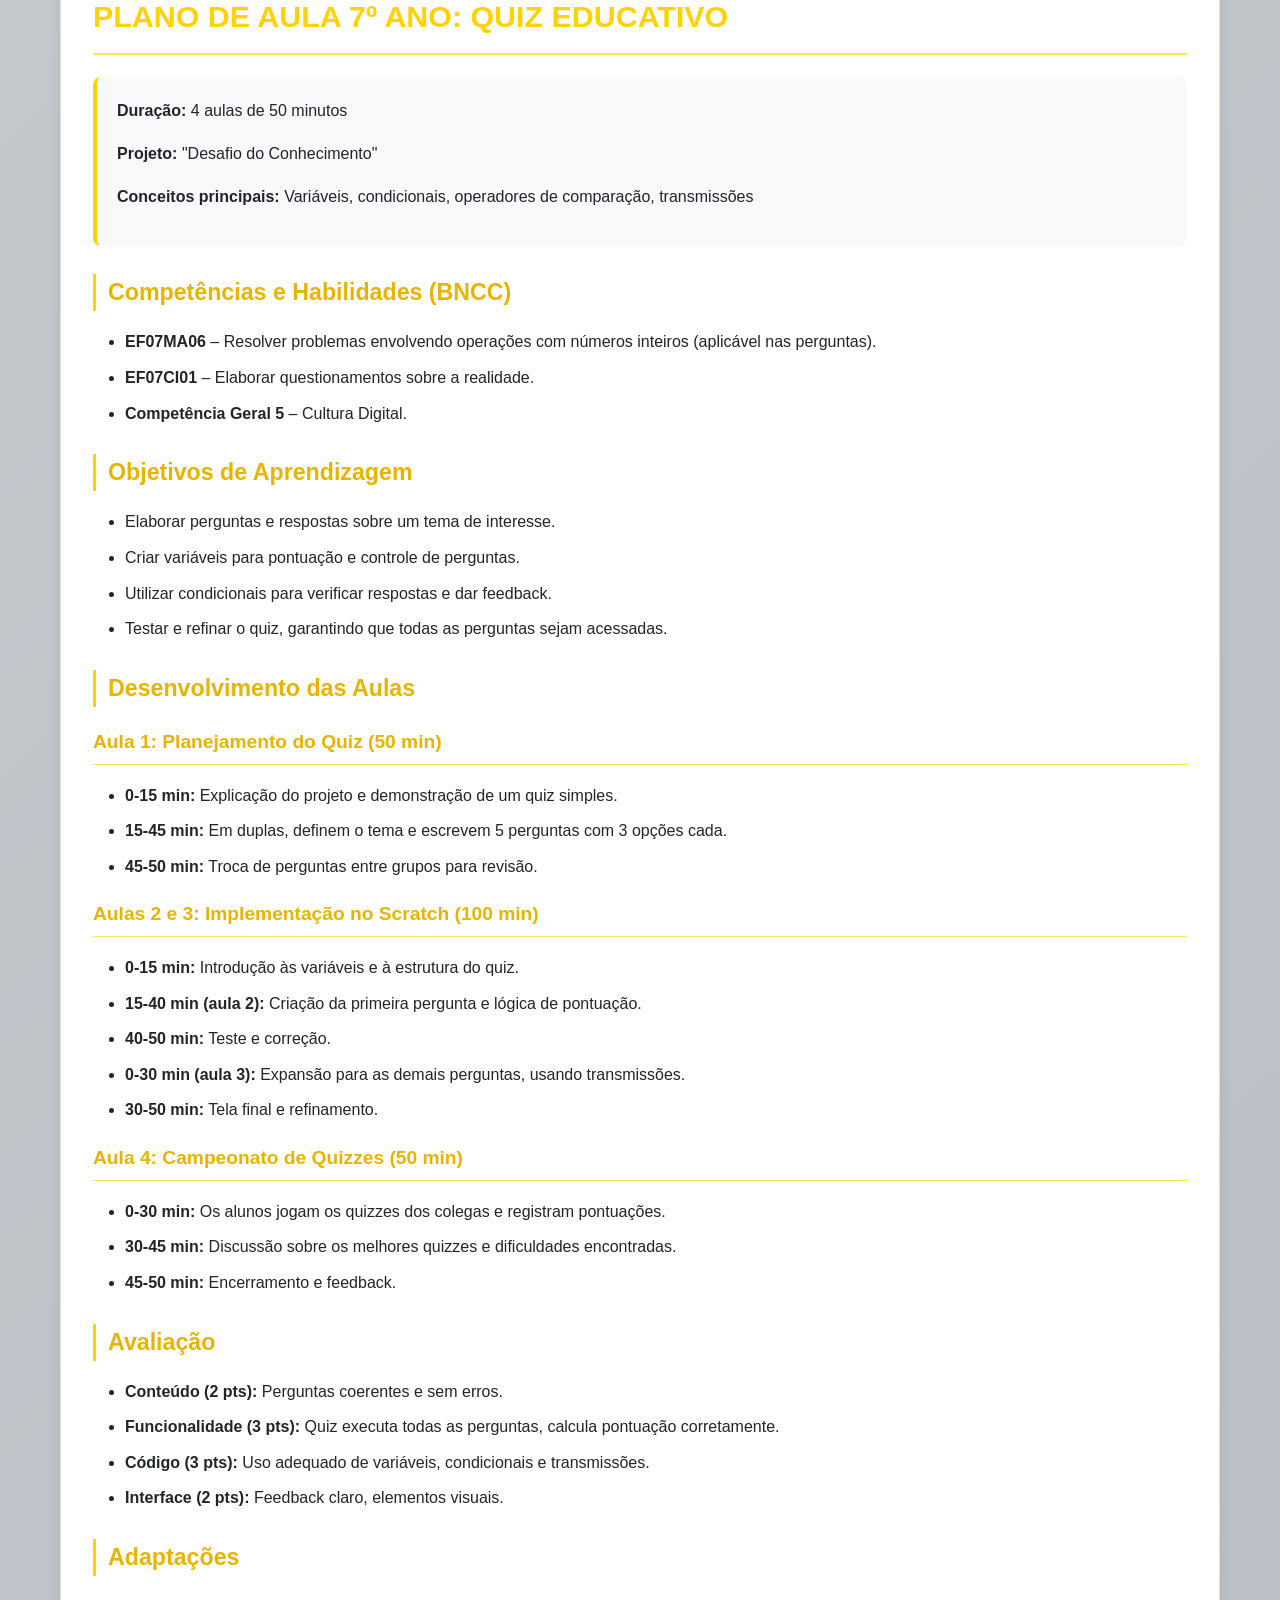
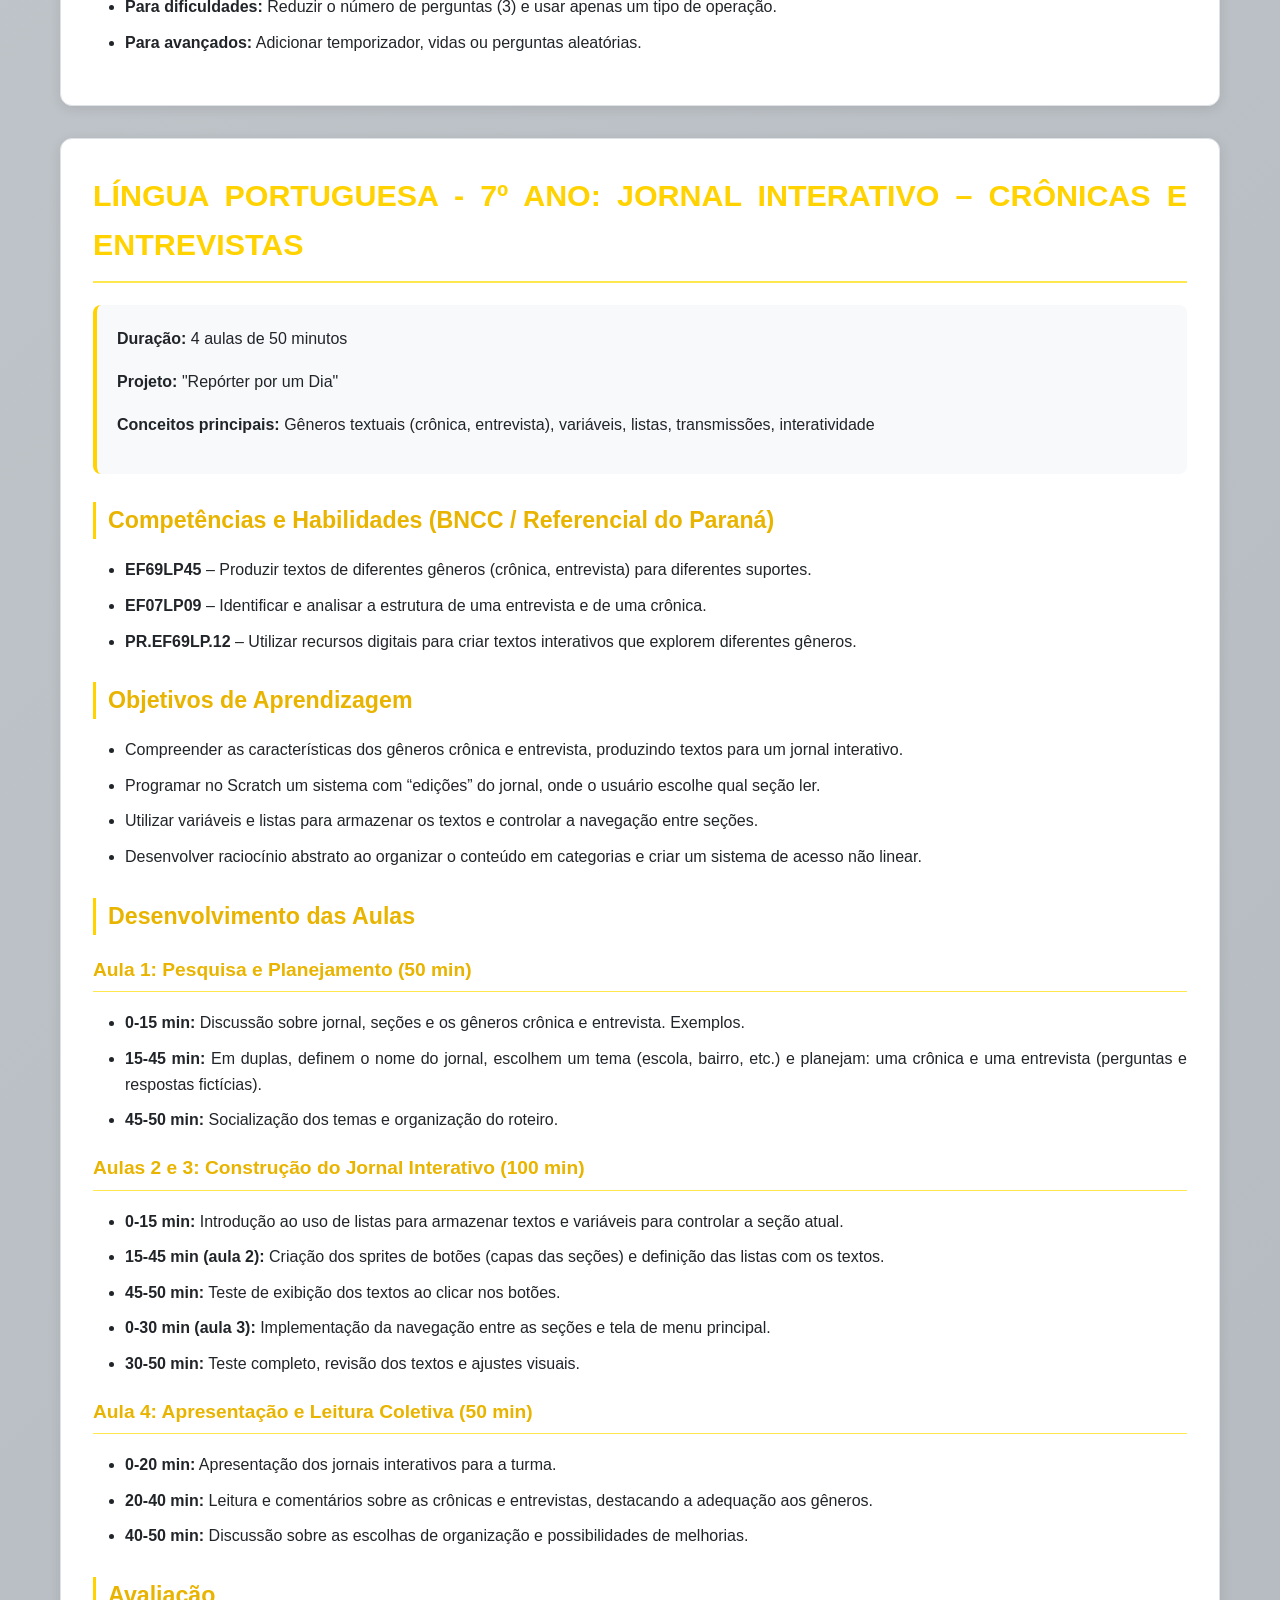
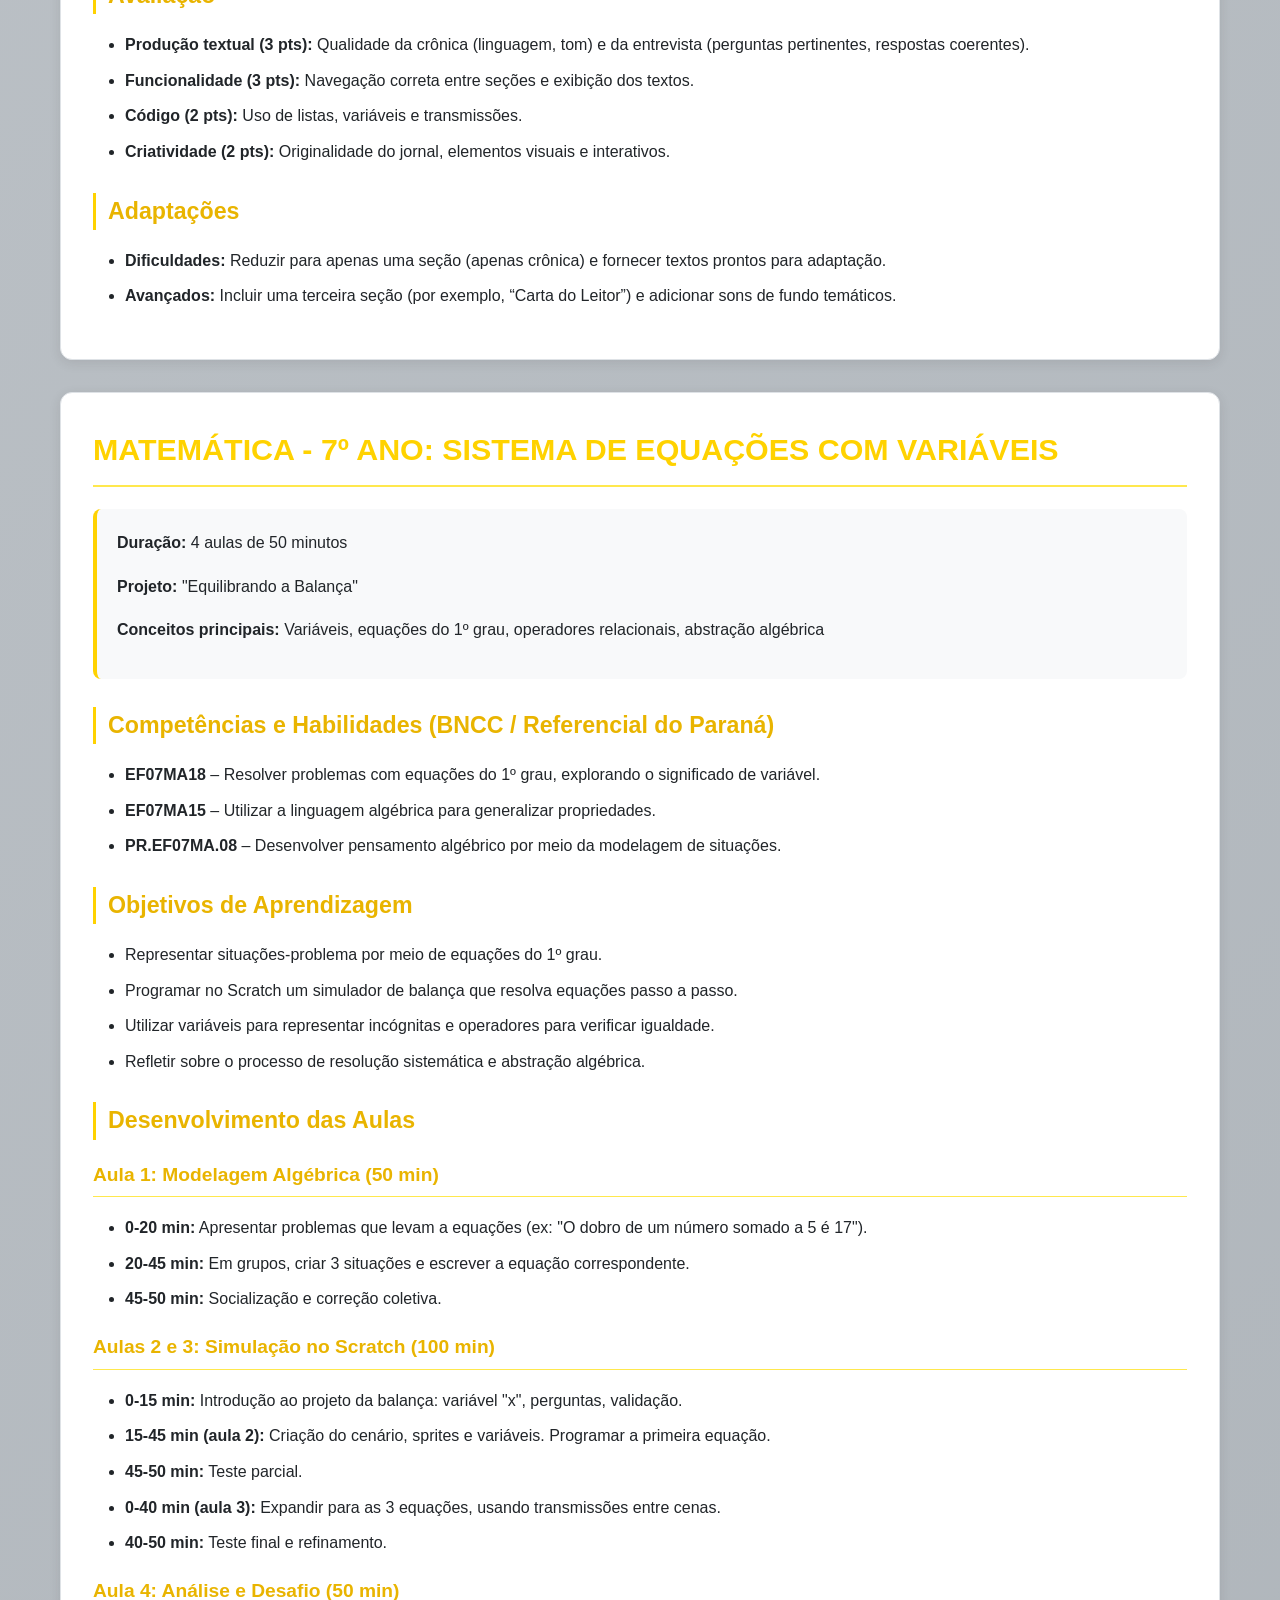
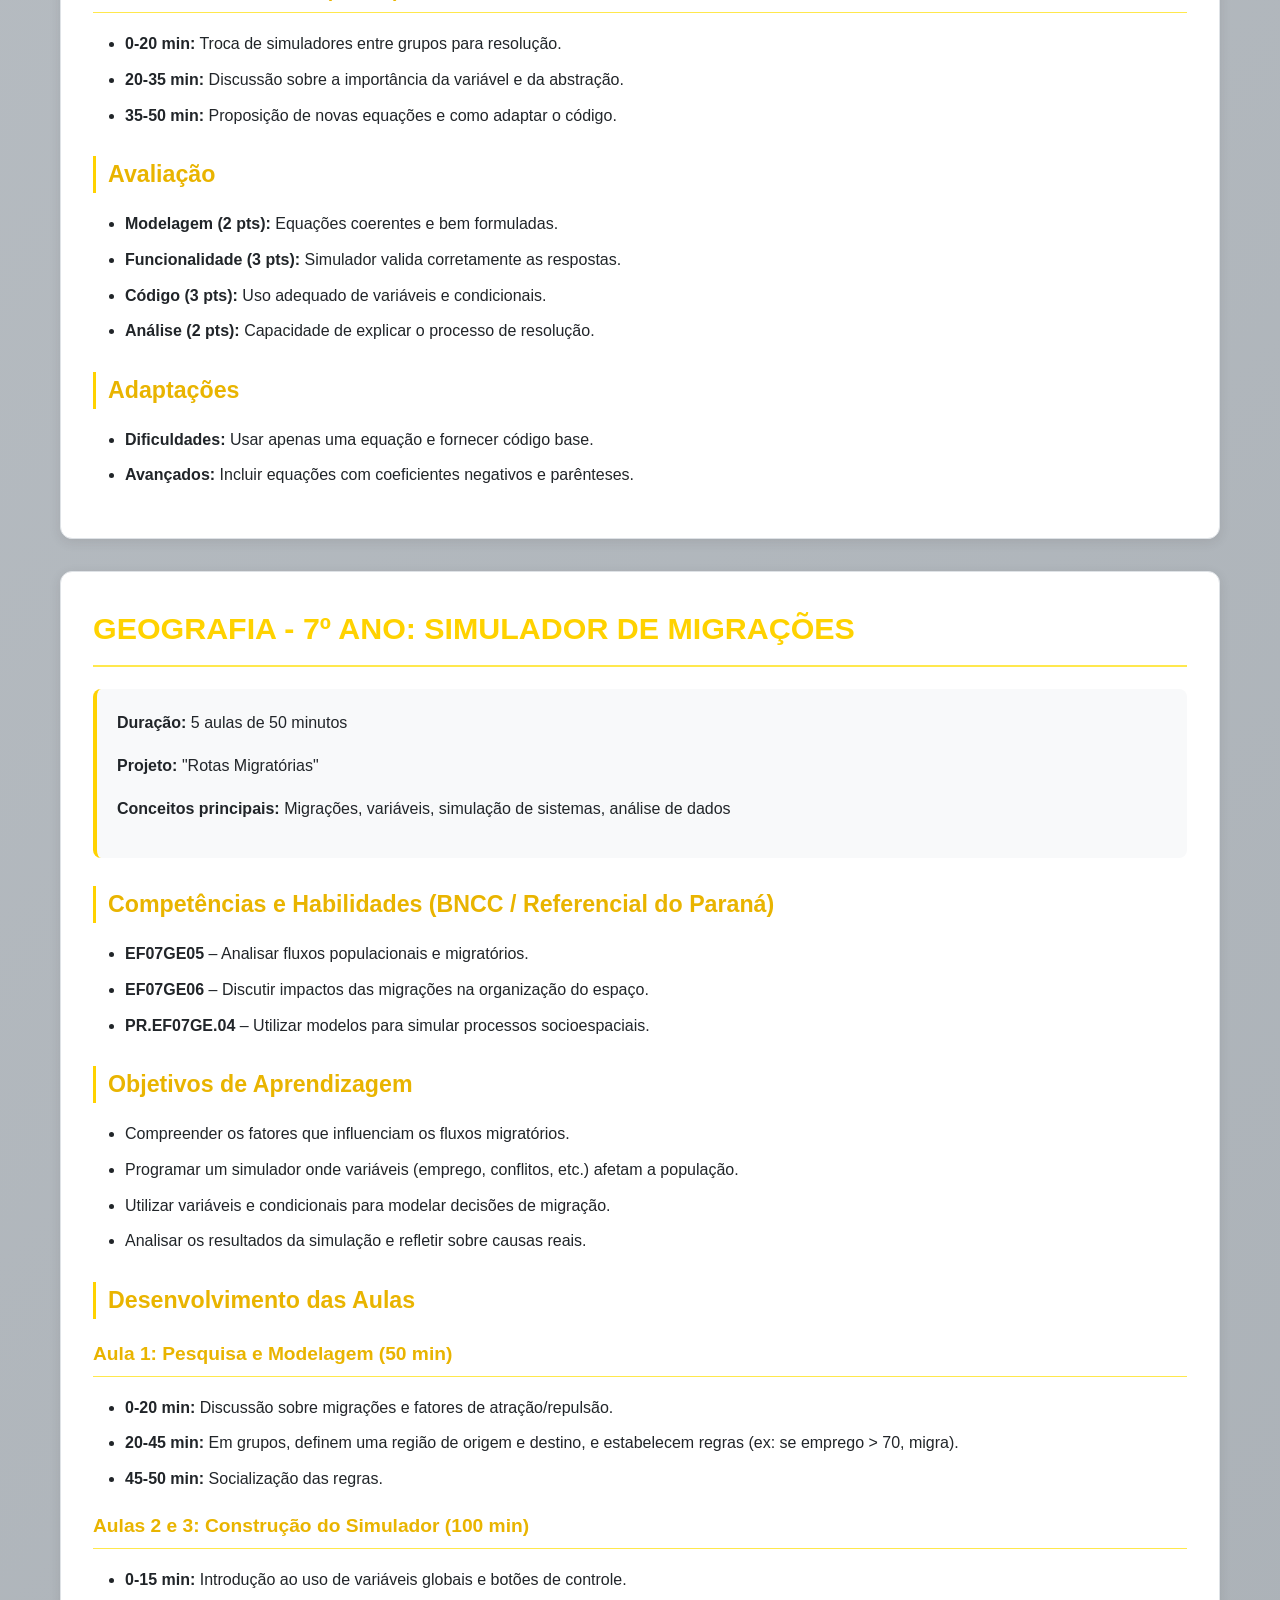
<file: pages/planos_de_aula.html>
<!DOCTYPE html>
<!-- ===================================================================
     Planos de Aula - 6º ao 9º Ano | Scratch EF II
     Objetivo: Apresentar planos de aula integrando Scratch às disciplinas 
                de Língua Portuguesa, Matemática, Geografia e Ciências 
                para os anos finais do Ensino Fundamental.
     Autores: Gisele Nunes, Rodrigo Barbosa
     Data: 2026
     =================================================================== -->
<html lang="pt-BR">
<!-- Início do elemento raiz HTML, definindo idioma como português do Brasil -->

<head>
    <!-- Cabeçalho da página: contém metadados e links para recursos externos -->
    <meta charset="UTF-8">
    <!-- Define a codificação de caracteres como UTF-8, suportando acentuação e caracteres especiais -->
    <meta name="viewport" content="width=device-width, initial-scale=1.0">
    <!-- Configura a viewport para dispositivos móveis: largura igual à largura do dispositivo e escala inicial 1 -->
    <title>Planos de Aula - 6º ao 9º Ano | Scratch EF II</title>
    <!-- Título exibido na aba do navegador -->
    <link rel="stylesheet" href="../assets/css/style.css">
    <!-- Link para o arquivo CSS externo que define os estilos visuais da página -->
</head>

<body>
    <!-- Corpo da página: todo o conteúdo visível -->

    <header>
        <!-- Cabeçalho principal do site, contendo logotipo, título institucional e navegação -->
        <div class="header-top">
            <!-- Div superior do cabeçalho: área da logomarca e título principal -->
            <div class="container">
                <!-- Container para centralizar e limitar a largura do conteúdo -->
                <div class="logo-container">
                    <!-- Contêiner da logomarca e nome da universidade -->
                    <img src="../assets/images/UTFPR_logo.png" alt="UTFPR Logo" class="logo">
                    <!-- Imagem do logotipo da UTFPR; texto alternativo para acessibilidade -->
                    <div class="institution-name">
                        <!-- Nome da instituição com formatação -->
                        Universidade Tecnológica Federal do Paraná<br>
                        <!-- Primeira linha do nome -->
                        <small>Campus Siqueira Campos</small>
                        <!-- Segunda linha, menor, indicando o campus -->
                    </div>
                </div>
                <div class="header-title">
                    <!-- Título do material didático -->
                    Scratch na Educação Básica<br>
                    <small>Material Didático para Professores do 6º ao 9º Ano</small>
                    <!-- Subtítulo explicativo -->
                </div>
            </div>
        </div>
        <div class="header-bottom">
            <!-- Div inferior do cabeçalho: contém a barra de navegação -->
            <div class="container">
                <nav>
                    <!-- Elemento de navegação com lista de links para as páginas do site -->
                    <ul>
                        <!-- Lista não ordenada dos itens do menu -->
                        <li><a href="../index.html">Página Inicial</a></li>
                        <!-- Link para a página inicial -->
                        <li><a href="primeiros_passos.html">Primeiros Passos</a></li>
                        <!-- Link para tutoriais iniciais do Scratch -->
                        <li><a href="projetos_6_ano.html">Projetos 6º Ano</a></li>
                        <!-- Link para projetos do 6º ano -->
                        <li><a href="projetos_7_ano.html">Projetos 7º Ano</a></li>
                        <!-- Link para projetos do 7º ano -->
                        <li><a href="projetos_8_ano.html">Projetos 8º Ano</a></li>
                        <!-- Link para projetos do 8º ano -->
                        <li><a href="projetos_9_ano.html">Projetos 9º Ano</a></li>
                        <!-- Link para projetos do 9º ano -->
                        <li><a href="planos_de_aula.html">Planos de Aula</a></li>
                        <!-- Link para a página atual (planos de aula) -->
                        <li><a href="referencias_bncc.html">Referências BNCC</a></li>
                        <!-- Link para referências da BNCC -->
                    </ul>
                </nav>
            </div>
        </div>
    </header>

    <main>
        <!-- Conteúdo principal da página -->
        <div class="container">
            <!-- Container para alinhar o conteúdo com as margens -->
            <div class="page-header">
                <!-- Cabeçalho da página: título e subtítulo -->
                <h1>Planos de Aula Scratch</h1>
                <!-- Título principal da seção -->
                <p class="subtitle">Planos completos para 6º, 7º, 8º e 9º ano</p>
                <!-- Subtítulo explicativo -->
            </div>

            <!-- INÍCIO: PLANO DE AULA ORIGINAL (6º ANO - NARRATIVA INTERATIVA) -->
            <div class="content-section">
                <!-- Seção de conteúdo estilizada -->
                <h2>PLANO DE AULA 6º ANO: NARRATIVA INTERATIVA</h2>
                <!-- Título do plano -->
                <div class="plano-info">
                    <!-- Informações resumidas do plano -->
                    <p><strong>Duração:</strong> 4 aulas de 50 minutos</p>
                    <!-- Duração total em aulas -->
                    <p><strong>Projeto:</strong> "A Aventura da Escolha"</p>
                    <!-- Nome do projeto -->
                    <p><strong>Conceitos principais:</strong> Sequências, eventos, condicionais simples, transmissões,
                        cenários</p>
                    <!-- Conceitos de programação abordados -->
                </div>

                <h3>Competências e Habilidades (BNCC)</h3>
                <!-- Subtítulo das competências -->
                <ul>
                    <li><strong>EF67LP19</strong> – Planejar e produzir textos digitais (histórias interativas)
                        considerando recursos hipermidiáticos.</li>
                    <li><strong>EF69LP46</strong> – Utilizar ferramentas de produção digital (Scratch) para criar
                        narrativas com múltiplas possibilidades.</li>
                    <li><strong>Competência Geral 5</strong> – Cultura Digital.</li>
                </ul>

                <h3>Objetivos de Aprendizagem</h3>
                <ul>
                    <li>Planejar uma história com início, meio e fim e múltiplas escolhas.</li>
                    <li>Implementar no Scratch utilizando blocos de eventos, aparência e controle.</li>
                    <li>Testar e depurar o projeto, ajustando diálogos e tempos.</li>
                    <li>Apresentar a história para a turma e refletir sobre o processo.</li>
                </ul>

                <h3>Desenvolvimento das Aulas</h3>
                <div class="etapa">
                    <h4>Aula 1: Planejamento da História (50 min)</h4>
                    <ul>
                        <li><strong>0-15 min:</strong> Apresentação do projeto e exemplos de histórias interativas.</li>
                        <li><strong>15-45 min:</strong> Em duplas, os alunos criam um storyboard com personagens,
                            cenários e pelo menos 3 finais.</li>
                        <li><strong>45-50 min:</strong> Compartilhamento rápido de ideias e coleta dos storyboards.</li>
                    </ul>
                </div>
                <div class="etapa">
                    <h4>Aulas 2 e 3: Implementação no Scratch (100 min)</h4>
                    <ul>
                        <li><strong>0-10 min:</strong> Revisão dos blocos necessários (eventos, aparência, pergunte e
                            espere).</li>
                        <li><strong>10-40 min (aula 2):</strong> Criação dos sprites, cenários e programação da cena
                            inicial e primeira escolha.</li>
                        <li><strong>40-50 min:</strong> Teste e correção de erros.</li>
                        <li><strong>0-30 min (aula 3):</strong> Finalização das demais escolhas e finais.</li>
                        <li><strong>30-50 min:</strong> Teste completo e refinamento.</li>
                    </ul>
                </div>
                <div class="etapa">
                    <h4>Aula 4: Apresentação e Avaliação (50 min)</h4>
                    <ul>
                        <li><strong>0-30 min:</strong> Apresentação dos projetos em pequenos grupos.</li>
                        <li><strong>30-45 min:</strong> Feedback coletivo e autoavaliação.</li>
                        <li><strong>45-50 min:</strong> Encerramento e sugestões de melhorias.</li>
                    </ul>
                </div>

                <h3>Avaliação</h3>
                <ul>
                    <li><strong>Storyboard (2 pts):</strong> Estrutura narrativa completa.</li>
                    <li><strong>Funcionalidade (3 pts):</strong> Projeto executa todas as escolhas e finais.</li>
                    <li><strong>Código (3 pts):</strong> Uso adequado de blocos, organização.</li>
                    <li><strong>Criatividade (2 pts):</strong> Personagens e diálogos originais.</li>
                </ul>

                <h3>Adaptações</h3>
                <ul>
                    <li><strong>Para dificuldades:</strong> Reduzir o número de finais (apenas dois) ou fornecer um
                        modelo pronto para modificar.</li>
                    <li><strong>Para avançados:</strong> Incluir pontuação, sons ambientes ou animações extras.</li>
                </ul>
            </div>

            <!-- INÍCIO: PLANOS DE AULA POR DISCIPLINA (LÍNGUA PORTUGUESA, MATEMÁTICA, GEOGRAFIA, CIÊNCIAS) -->
            <!-- LÍNGUA PORTUGUESA - 6º ANO -->
            <div class="content-section">
                <h2>LÍNGUA PORTUGUESA - 6º ANO: CONTO INTERATIVO COM MÚLTIPLAS ESCOLHAS</h2>
                <div class="plano-info">
                    <p><strong>Duração:</strong> 4 aulas de 50 minutos</p>
                    <p><strong>Projeto:</strong> "O Caminho da Escolha"</p>
                    <p><strong>Conceitos principais:</strong> Narrativa, sequência, condicionais, personagens, cenários,
                        transmissões</p>
                </div>
                <h3>Competências e Habilidades (BNCC / Referencial do Paraná)</h3>
                <ul>
                    <li><strong>EF67LP19</strong> – Planejar e produzir textos digitais (histórias interativas)
                        considerando recursos hipermidiáticos.</li>
                    <li><strong>EF69LP46</strong> – Utilizar ferramentas de produção digital (Scratch) para criar
                        narrativas com múltiplas possibilidades.</li>
                    <li><strong>PR.EF67LP.03</strong> – Criar narrativas interativas utilizando recursos de programação,
                        explorando relações de causa e consequência.</li>
                </ul>
                <h3>Objetivos de Aprendizagem</h3>
                <ul>
                    <li>Planejar uma história com estrutura narrativa clara (início, desenvolvimento, desfecho) e
                        ramificações baseadas em escolhas do leitor.</li>
                    <li>Implementar no Scratch as escolhas usando blocos de condição e transmissão, organizando os
                        diálogos e cenários.</li>
                    <li>Desenvolver raciocínio abstrato ao projetar diferentes desfechos e as condições que levam a
                        eles.</li>
                    <li>Resolver problemas de forma sistemática ao testar e depurar o fluxo da narrativa, garantindo que
                        todos os caminhos sejam acessíveis.</li>
                </ul>
                <h3>Desenvolvimento das Aulas</h3>
                <div class="etapa">
                    <h4>Aula 1: Planejamento da História (50 min)</h4>
                    <ul>
                        <li><strong>0-15 min:</strong> Apresentação de exemplos de histórias interativas e discussão
                            sobre estrutura: início, escolhas, finais.</li>
                        <li><strong>15-45 min:</strong> Em duplas, os alunos criam um storyboard com personagens,
                            cenários e pelo menos 3 finais diferentes. Devem mapear as escolhas possíveis e seus
                            efeitos.</li>
                        <li><strong>45-50 min:</strong> Socialização dos storyboards e sugestões para melhorar a
                            coerência narrativa.</li>
                    </ul>
                </div>
                <div class="etapa">
                    <h4>Aulas 2 e 3: Implementação no Scratch (100 min)</h4>
                    <ul>
                        <li><strong>0-10 min:</strong> Revisão dos blocos de eventos, aparência, pergunte e espere, e
                            transmissões.</li>
                        <li><strong>10-40 min (aula 2):</strong> Criação dos sprites, cenários e programação da cena
                            inicial com a primeira escolha.</li>
                        <li><strong>40-50 min:</strong> Teste da primeira escolha e correção de erros.</li>
                        <li><strong>0-30 min (aula 3):</strong> Expansão para as demais escolhas e finais, usando
                            transmissões para organizar as cenas.</li>
                        <li><strong>30-50 min:</strong> Teste completo da história, verificando todos os caminhos.</li>
                    </ul>
                </div>
                <div class="etapa">
                    <h4>Aula 4: Apresentação e Avaliação (50 min)</h4>
                    <ul>
                        <li><strong>0-30 min:</strong> Apresentação dos projetos em pequenos grupos, com cada grupo
                            jogando a história do outro.</li>
                        <li><strong>30-45 min:</strong> Feedback coletivo sobre a coerência das escolhas, criatividade e
                            funcionamento técnico.</li>
                        <li><strong>45-50 min:</strong> Autoavaliação e reflexão sobre o processo de planejamento e
                            programação.</li>
                    </ul>
                </div>
                <h3>Avaliação</h3>
                <ul>
                    <li><strong>Storyboard (2 pts):</strong> Estrutura narrativa completa, com pelo menos 3 finais e
                        escolhas bem definidas.</li>
                    <li><strong>Funcionalidade (3 pts):</strong> O projeto executa todas as escolhas e finais
                        corretamente, sem travamentos.</li>
                    <li><strong>Código (3 pts):</strong> Uso adequado de condicionais, transmissões e organização dos
                        sprites.</li>
                    <li><strong>Criatividade (2 pts):</strong> Originalidade dos personagens, diálogos e desfechos.</li>
                </ul>
                <h3>Adaptações</h3>
                <ul>
                    <li><strong>Dificuldades:</strong> Reduzir o número de finais para apenas dois e oferecer um modelo
                        básico de código para adaptação.</li>
                    <li><strong>Avançados:</strong> Incluir pontuação baseada nas escolhas, sons ambientes ou animações
                        que reflitam o humor da história.</li>
                </ul>
            </div>

            <!-- MATEMÁTICA - 6º ANO -->
            <div class="content-section">
                <h2>MATEMÁTICA - 6º ANO: LABIRINTO NUMÉRICO</h2>
                <div class="plano-info">
                    <p><strong>Duração:</strong> 4 aulas de 50 minutos</p>
                    <p><strong>Projeto:</strong> "Labirinto das Operações"</p>
                    <p><strong>Conceitos principais:</strong> Operações básicas, coordenadas, condicionais, raciocínio
                        lógico</p>
                </div>
                <h3>Competências e Habilidades (BNCC / Referencial do Paraná)</h3>
                <ul>
                    <li><strong>EF06MA05</strong> – Resolver problemas com números naturais, envolvendo diferentes
                        significados das operações.</li>
                    <li><strong>EF06MA16</strong> – Associar pares ordenados a pontos do plano cartesiano.</li>
                    <li><strong>PR.EF06MA.09</strong> – Utilizar raciocínio lógico e representações matemáticas para
                        modelar situações-problema.</li>
                </ul>
                <h3>Objetivos de Aprendizagem</h3>
                <ul>
                    <li>Modelar problemas matemáticos (adição, subtração, multiplicação) em um ambiente de jogo.</li>
                    <li>Utilizar coordenadas cartesianas para movimentar o personagem no labirinto.</li>
                    <li>Desenvolver estratégias de resolução sistemática para avançar de fase.</li>
                    <li>Programar verificações condicionais para validar respostas.</li>
                </ul>
                <h3>Desenvolvimento das Aulas</h3>
                <div class="etapa">
                    <h4>Aula 1: Planejamento do Labirinto (50 min)</h4>
                    <ul>
                        <li><strong>0-15 min:</strong> Apresentar o conceito de labirinto numérico: cada sala exige
                            resolver uma operação.</li>
                        <li><strong>15-45 min:</strong> Em duplas, desenham um labirinto com 5 salas e definem as
                            operações (ex: 25 + 17).</li>
                        <li><strong>45-50 min:</strong> Compartilhamento das ideias e coleta dos rascunhos.</li>
                    </ul>
                </div>
                <div class="etapa">
                    <h4>Aulas 2 e 3: Programação no Scratch (100 min)</h4>
                    <ul>
                        <li><strong>0-15 min:</strong> Revisão de movimentação com teclas e uso de coordenadas.</li>
                        <li><strong>15-45 min (aula 2):</strong> Criação do cenário, sprite do personagem e programação
                            da movimentação pelo labirinto.</li>
                        <li><strong>45-50 min:</strong> Teste inicial de movimentação.</li>
                        <li><strong>0-35 min (aula 3):</strong> Implementação das perguntas matemáticas ao tocar cada
                            sala e verificação condicional.</li>
                        <li><strong>35-50 min:</strong> Teste completo, ajustes e finalização.</li>
                    </ul>
                </div>
                <div class="etapa">
                    <h4>Aula 4: Desafio e Reflexão (50 min)</h4>
                    <ul>
                        <li><strong>0-20 min:</strong> Jogar os labirintos dos colegas e registrar tentativas.</li>
                        <li><strong>20-40 min:</strong> Discussão sobre estratégias usadas e dificuldades matemáticas.
                        </li>
                        <li><strong>40-50 min:</strong> Autoavaliação e sugestões de novas operações.</li>
                    </ul>
                </div>
                <h3>Avaliação</h3>
                <ul>
                    <li><strong>Modelagem (2 pts):</strong> Operações coerentes com o ano e desafio progressivo.</li>
                    <li><strong>Funcionalidade (3 pts):</strong> Movimentação correta e verificação de respostas.</li>
                    <li><strong>Código (3 pts):</strong> Uso de coordenadas e condicionais.</li>
                    <li><strong>Estratégia (2 pts):</strong> Capacidade de resolver os problemas apresentados pelos
                        colegas.</li>
                </ul>
                <h3>Adaptações</h3>
                <ul>
                    <li><strong>Dificuldades:</strong> Reduzir número de salas (3) e usar apenas adição.</li>
                    <li><strong>Avançados:</strong> Incluir temporizador, pontuação e operações com parênteses.</li>
                </ul>
            </div>

            <!-- GEOGRAFIA - 6º ANO -->
            <div class="content-section">
                <h2>GEOGRAFIA - 6º ANO: MAPA INTERATIVO DOS BIOMAS</h2>
                <div class="plano-info">
                    <p><strong>Duração:</strong> 4 aulas de 50 minutos</p>
                    <p><strong>Projeto:</strong> "Explorador de Biomas"</p>
                    <p><strong>Conceitos principais:</strong> Localização, coordenadas geográficas, biomas,
                        interatividade</p>
                </div>
                <h3>Competências e Habilidades (BNCC / Referencial do Paraná)</h3>
                <ul>
                    <li><strong>EF06GE03</strong> – Descrever a localização de lugares e a relação com fenômenos
                        naturais.</li>
                    <li><strong>EF06GE08</strong> – Identificar e caracterizar os biomas brasileiros.</li>
                    <li><strong>PR.EF06GE.05</strong> – Utilizar linguagens cartográficas para representar e interpretar
                        informações.</li>
                </ul>
                <h3>Objetivos de Aprendizagem</h3>
                <ul>
                    <li>Localizar e caracterizar os principais biomas brasileiros em um mapa interativo.</li>
                    <li>Programar no Scratch um sistema onde o usuário clica em regiões e recebe informações.</li>
                    <li>Utilizar transmissões e condicionais para responder aos cliques.</li>
                    <li>Desenvolver raciocínio espacial e capacidade de síntese geográfica.</li>
                </ul>
                <h3>Desenvolvimento das Aulas</h3>
                <div class="etapa">
                    <h4>Aula 1: Pesquisa e Planejamento (50 min)</h4>
                    <ul>
                        <li><strong>0-15 min:</strong> Introdução aos biomas brasileiros (Amazônia, Cerrado, etc.).</li>
                        <li><strong>15-45 min:</strong> Em duplas, selecionam um bioma e coletam dados: localização,
                            clima, fauna, flora.</li>
                        <li><strong>45-50 min:</strong> Organização das informações.</li>
                    </ul>
                </div>
                <div class="etapa">
                    <h4>Aulas 2 e 3: Construção do Mapa Interativo (100 min)</h4>
                    <ul>
                        <li><strong>0-15 min:</strong> Demonstração de como usar sprites como botões (regiões do mapa).
                        </li>
                        <li><strong>15-45 min (aula 2):</strong> Criação do fundo do mapa (imagem) e sprites para cada
                            bioma.</li>
                        <li><strong>45-50 min:</strong> Teste de identificação dos sprites.</li>
                        <li><strong>0-35 min (aula 3):</strong> Programação para exibir informações ao clicar em cada
                            bioma.</li>
                        <li><strong>35-50 min:</strong> Teste completo e ajustes.</li>
                    </ul>
                </div>
                <div class="etapa">
                    <h4>Aula 4: Apresentação e Interação (50 min)</h4>
                    <ul>
                        <li><strong>0-30 min:</strong> Apresentação dos mapas interativos para a turma.</li>
                        <li><strong>30-45 min:</strong> Discussão sobre as características dos biomas e perguntas dos
                            colegas.</li>
                        <li><strong>45-50 min:</strong> Feedback e sugestões de melhoria.</li>
                    </ul>
                </div>
                <h3>Avaliação</h3>
                <ul>
                    <li><strong>Pesquisa (2 pts):</strong> Informações corretas e completas sobre o bioma.</li>
                    <li><strong>Funcionalidade (3 pts):</strong> Mapa responde corretamente aos cliques.</li>
                    <li><strong>Código (3 pts):</strong> Organização e uso de transmissões.</li>
                    <li><strong>Apresentação (2 pts):</strong> Clareza na exposição e interação.</li>
                </ul>
                <h3>Adaptações</h3>
                <ul>
                    <li><strong>Dificuldades:</strong> Trabalhar apenas com 2 biomas e fornecer texto pronto.</li>
                    <li><strong>Avançados:</strong> Incluir sons típicos de cada bioma ou efeitos visuais.</li>
                </ul>
            </div>

            <!-- CIÊNCIAS - 6º ANO -->
            <div class="content-section">
                <h2>CIÊNCIAS - 6º ANO: CADEIA ALIMENTAR INTERATIVA</h2>
                <div class="plano-info">
                    <p><strong>Duração:</strong> 4 aulas de 50 minutos</p>
                    <p><strong>Projeto:</strong> "Rede Alimentar"</p>
                    <p><strong>Conceitos principais:</strong> Cadeias alimentares, produtores, consumidores,
                        condicionais, interação</p>
                </div>
                <h3>Competências e Habilidades (BNCC / Referencial do Paraná)</h3>
                <ul>
                    <li><strong>EF06CI05</strong> – Identificar e caracterizar cadeias alimentares.</li>
                    <li><strong>EF06CI06</strong> – Explicar o papel dos seres vivos na manutenção do equilíbrio
                        ecológico.</li>
                    <li><strong>PR.EF06CI.03</strong> – Utilizar modelos para representar relações ecológicas.</li>
                </ul>
                <h3>Objetivos de Aprendizagem</h3>
                <ul>
                    <li>Compreender as relações de interdependência em uma cadeia alimentar.</li>
                    <li>Programar um jogo onde o jogador deve construir uma cadeia alimentar correta.</li>
                    <li>Utilizar condicionais para verificar se a sequência está correta.</li>
                    <li>Refletir sobre o impacto da ausência de um elo na cadeia.</li>
                </ul>
                <h3>Desenvolvimento das Aulas</h3>
                <div class="etapa">
                    <h4>Aula 1: Fundamentos e Planejamento (50 min)</h4>
                    <ul>
                        <li><strong>0-15 min:</strong> Revisão sobre produtores, consumidores e decompositores.</li>
                        <li><strong>15-45 min:</strong> Em duplas, escolhem um ecossistema e definem os elos da cadeia.
                        </li>
                        <li><strong>45-50 min:</strong> Socialização das cadeias.</li>
                    </ul>
                </div>
                <div class="etapa">
                    <h4>Aulas 2 e 3: Implementação do Jogo (100 min)</h4>
                    <ul>
                        <li><strong>0-15 min:</strong> Demonstração de como criar sprites arrastáveis e verificar ordem.
                        </li>
                        <li><strong>15-45 min (aula 2):</strong> Criação dos sprites dos seres e programação do
                            arrastar.</li>
                        <li><strong>45-50 min:</strong> Teste de movimentação.</li>
                        <li><strong>0-35 min (aula 3):</strong> Programação da verificação de sequência correta.</li>
                        <li><strong>35-50 min:</strong> Teste completo e refinamento.</li>
                    </ul>
                </div>
                <div class="etapa">
                    <h4>Aula 4: Análise e Discussão (50 min)</h4>
                    <ul>
                        <li><strong>0-20 min:</strong> Troca de jogos entre grupos e resolução.</li>
                        <li><strong>20-35 min:</strong> Discussão sobre o que acontece se um elo for retirado.</li>
                        <li><strong>35-50 min:</strong> Reflexão sobre equilíbrio ecológico e produção de um pequeno
                            texto.</li>
                    </ul>
                </div>
                <h3>Avaliação</h3>
                <ul>
                    <li><strong>Conteúdo (2 pts):</strong> Cadeia alimentar correta.</li>
                    <li><strong>Funcionalidade (3 pts):</strong> Jogo verifica sequência e dá feedback.</li>
                    <li><strong>Código (3 pts):</strong> Uso de condicionais e interação.</li>
                    <li><strong>Reflexão (2 pts):</strong> Compreensão da importância dos elos.</li>
                </ul>
                <h3>Adaptações</h3>
                <ul>
                    <li><strong>Dificuldades:</strong> Reduzir número de elos (3) e usar cadeia simples.</li>
                    <li><strong>Avançados:</strong> Incluir múltiplas cadeias e efeitos visuais ao acertar.</li>
                </ul>
            </div>

            <!-- PLANO DE AULA 7º ANO: QUIZ EDUCATIVO (ORIGINAL) -->
            <div class="content-section">
                <h2>PLANO DE AULA 7º ANO: QUIZ EDUCATIVO</h2>
                <div class="plano-info">
                    <p><strong>Duração:</strong> 4 aulas de 50 minutos</p>
                    <p><strong>Projeto:</strong> "Desafio do Conhecimento"</p>
                    <p><strong>Conceitos principais:</strong> Variáveis, condicionais, operadores de comparação,
                        transmissões</p>
                </div>
                <h3>Competências e Habilidades (BNCC)</h3>
                <ul>
                    <li><strong>EF07MA06</strong> – Resolver problemas envolvendo operações com números inteiros
                        (aplicável nas perguntas).</li>
                    <li><strong>EF07CI01</strong> – Elaborar questionamentos sobre a realidade.</li>
                    <li><strong>Competência Geral 5</strong> – Cultura Digital.</li>
                </ul>
                <h3>Objetivos de Aprendizagem</h3>
                <ul>
                    <li>Elaborar perguntas e respostas sobre um tema de interesse.</li>
                    <li>Criar variáveis para pontuação e controle de perguntas.</li>
                    <li>Utilizar condicionais para verificar respostas e dar feedback.</li>
                    <li>Testar e refinar o quiz, garantindo que todas as perguntas sejam acessadas.</li>
                </ul>
                <h3>Desenvolvimento das Aulas</h3>
                <div class="etapa">
                    <h4>Aula 1: Planejamento do Quiz (50 min)</h4>
                    <ul>
                        <li><strong>0-15 min:</strong> Explicação do projeto e demonstração de um quiz simples.</li>
                        <li><strong>15-45 min:</strong> Em duplas, definem o tema e escrevem 5 perguntas com 3 opções
                            cada.</li>
                        <li><strong>45-50 min:</strong> Troca de perguntas entre grupos para revisão.</li>
                    </ul>
                </div>
                <div class="etapa">
                    <h4>Aulas 2 e 3: Implementação no Scratch (100 min)</h4>
                    <ul>
                        <li><strong>0-15 min:</strong> Introdução às variáveis e à estrutura do quiz.</li>
                        <li><strong>15-40 min (aula 2):</strong> Criação da primeira pergunta e lógica de pontuação.
                        </li>
                        <li><strong>40-50 min:</strong> Teste e correção.</li>
                        <li><strong>0-30 min (aula 3):</strong> Expansão para as demais perguntas, usando transmissões.
                        </li>
                        <li><strong>30-50 min:</strong> Tela final e refinamento.</li>
                    </ul>
                </div>
                <div class="etapa">
                    <h4>Aula 4: Campeonato de Quizzes (50 min)</h4>
                    <ul>
                        <li><strong>0-30 min:</strong> Os alunos jogam os quizzes dos colegas e registram pontuações.
                        </li>
                        <li><strong>30-45 min:</strong> Discussão sobre os melhores quizzes e dificuldades encontradas.
                        </li>
                        <li><strong>45-50 min:</strong> Encerramento e feedback.</li>
                    </ul>
                </div>
                <h3>Avaliação</h3>
                <ul>
                    <li><strong>Conteúdo (2 pts):</strong> Perguntas coerentes e sem erros.</li>
                    <li><strong>Funcionalidade (3 pts):</strong> Quiz executa todas as perguntas, calcula pontuação
                        corretamente.</li>
                    <li><strong>Código (3 pts):</strong> Uso adequado de variáveis, condicionais e transmissões.</li>
                    <li><strong>Interface (2 pts):</strong> Feedback claro, elementos visuais.</li>
                </ul>
                <h3>Adaptações</h3>
                <ul>
                    <li><strong>Para dificuldades:</strong> Reduzir o número de perguntas (3) e usar apenas um tipo de
                        operação.</li>
                    <li><strong>Para avançados:</strong> Adicionar temporizador, vidas ou perguntas aleatórias.</li>
                </ul>
            </div>

            <!-- LÍNGUA PORTUGUESA - 7º ANO -->
            <div class="content-section">
                <h2>LÍNGUA PORTUGUESA - 7º ANO: JORNAL INTERATIVO – CRÔNICAS E ENTREVISTAS</h2>
                <div class="plano-info">
                    <p><strong>Duração:</strong> 4 aulas de 50 minutos</p>
                    <p><strong>Projeto:</strong> "Repórter por um Dia"</p>
                    <p><strong>Conceitos principais:</strong> Gêneros textuais (crônica, entrevista), variáveis, listas,
                        transmissões, interatividade</p>
                </div>
                <h3>Competências e Habilidades (BNCC / Referencial do Paraná)</h3>
                <ul>
                    <li><strong>EF69LP45</strong> – Produzir textos de diferentes gêneros (crônica, entrevista) para
                        diferentes suportes.</li>
                    <li><strong>EF07LP09</strong> – Identificar e analisar a estrutura de uma entrevista e de uma
                        crônica.</li>
                    <li><strong>PR.EF69LP.12</strong> – Utilizar recursos digitais para criar textos interativos que
                        explorem diferentes gêneros.</li>
                </ul>
                <h3>Objetivos de Aprendizagem</h3>
                <ul>
                    <li>Compreender as características dos gêneros crônica e entrevista, produzindo textos para um
                        jornal interativo.</li>
                    <li>Programar no Scratch um sistema com “edições” do jornal, onde o usuário escolhe qual seção ler.
                    </li>
                    <li>Utilizar variáveis e listas para armazenar os textos e controlar a navegação entre seções.</li>
                    <li>Desenvolver raciocínio abstrato ao organizar o conteúdo em categorias e criar um sistema de
                        acesso não linear.</li>
                </ul>
                <h3>Desenvolvimento das Aulas</h3>
                <div class="etapa">
                    <h4>Aula 1: Pesquisa e Planejamento (50 min)</h4>
                    <ul>
                        <li><strong>0-15 min:</strong> Discussão sobre jornal, seções e os gêneros crônica e entrevista.
                            Exemplos.</li>
                        <li><strong>15-45 min:</strong> Em duplas, definem o nome do jornal, escolhem um tema (escola,
                            bairro, etc.) e planejam: uma crônica e uma entrevista (perguntas e respostas fictícias).
                        </li>
                        <li><strong>45-50 min:</strong> Socialização dos temas e organização do roteiro.</li>
                    </ul>
                </div>
                <div class="etapa">
                    <h4>Aulas 2 e 3: Construção do Jornal Interativo (100 min)</h4>
                    <ul>
                        <li><strong>0-15 min:</strong> Introdução ao uso de listas para armazenar textos e variáveis
                            para controlar a seção atual.</li>
                        <li><strong>15-45 min (aula 2):</strong> Criação dos sprites de botões (capas das seções) e
                            definição das listas com os textos.</li>
                        <li><strong>45-50 min:</strong> Teste de exibição dos textos ao clicar nos botões.</li>
                        <li><strong>0-30 min (aula 3):</strong> Implementação da navegação entre as seções e tela de
                            menu principal.</li>
                        <li><strong>30-50 min:</strong> Teste completo, revisão dos textos e ajustes visuais.</li>
                    </ul>
                </div>
                <div class="etapa">
                    <h4>Aula 4: Apresentação e Leitura Coletiva (50 min)</h4>
                    <ul>
                        <li><strong>0-20 min:</strong> Apresentação dos jornais interativos para a turma.</li>
                        <li><strong>20-40 min:</strong> Leitura e comentários sobre as crônicas e entrevistas,
                            destacando a adequação aos gêneros.</li>
                        <li><strong>40-50 min:</strong> Discussão sobre as escolhas de organização e possibilidades de
                            melhorias.</li>
                    </ul>
                </div>
                <h3>Avaliação</h3>
                <ul>
                    <li><strong>Produção textual (3 pts):</strong> Qualidade da crônica (linguagem, tom) e da entrevista
                        (perguntas pertinentes, respostas coerentes).</li>
                    <li><strong>Funcionalidade (3 pts):</strong> Navegação correta entre seções e exibição dos textos.
                    </li>
                    <li><strong>Código (2 pts):</strong> Uso de listas, variáveis e transmissões.</li>
                    <li><strong>Criatividade (2 pts):</strong> Originalidade do jornal, elementos visuais e interativos.
                    </li>
                </ul>
                <h3>Adaptações</h3>
                <ul>
                    <li><strong>Dificuldades:</strong> Reduzir para apenas uma seção (apenas crônica) e fornecer textos
                        prontos para adaptação.</li>
                    <li><strong>Avançados:</strong> Incluir uma terceira seção (por exemplo, “Carta do Leitor”) e
                        adicionar sons de fundo temáticos.</li>
                </ul>
            </div>

            <!-- MATEMÁTICA - 7º ANO -->
            <div class="content-section">
                <h2>MATEMÁTICA - 7º ANO: SISTEMA DE EQUAÇÕES COM VARIÁVEIS</h2>
                <div class="plano-info">
                    <p><strong>Duração:</strong> 4 aulas de 50 minutos</p>
                    <p><strong>Projeto:</strong> "Equilibrando a Balança"</p>
                    <p><strong>Conceitos principais:</strong> Variáveis, equações do 1º grau, operadores relacionais,
                        abstração algébrica</p>
                </div>
                <h3>Competências e Habilidades (BNCC / Referencial do Paraná)</h3>
                <ul>
                    <li><strong>EF07MA18</strong> – Resolver problemas com equações do 1º grau, explorando o significado
                        de variável.</li>
                    <li><strong>EF07MA15</strong> – Utilizar a linguagem algébrica para generalizar propriedades.</li>
                    <li><strong>PR.EF07MA.08</strong> – Desenvolver pensamento algébrico por meio da modelagem de
                        situações.</li>
                </ul>
                <h3>Objetivos de Aprendizagem</h3>
                <ul>
                    <li>Representar situações-problema por meio de equações do 1º grau.</li>
                    <li>Programar no Scratch um simulador de balança que resolva equações passo a passo.</li>
                    <li>Utilizar variáveis para representar incógnitas e operadores para verificar igualdade.</li>
                    <li>Refletir sobre o processo de resolução sistemática e abstração algébrica.</li>
                </ul>
                <h3>Desenvolvimento das Aulas</h3>
                <div class="etapa">
                    <h4>Aula 1: Modelagem Algébrica (50 min)</h4>
                    <ul>
                        <li><strong>0-20 min:</strong> Apresentar problemas que levam a equações (ex: "O dobro de um
                            número somado a 5 é 17").</li>
                        <li><strong>20-45 min:</strong> Em grupos, criar 3 situações e escrever a equação
                            correspondente.</li>
                        <li><strong>45-50 min:</strong> Socialização e correção coletiva.</li>
                    </ul>
                </div>
                <div class="etapa">
                    <h4>Aulas 2 e 3: Simulação no Scratch (100 min)</h4>
                    <ul>
                        <li><strong>0-15 min:</strong> Introdução ao projeto da balança: variável "x", perguntas,
                            validação.</li>
                        <li><strong>15-45 min (aula 2):</strong> Criação do cenário, sprites e variáveis. Programar a
                            primeira equação.</li>
                        <li><strong>45-50 min:</strong> Teste parcial.</li>
                        <li><strong>0-40 min (aula 3):</strong> Expandir para as 3 equações, usando transmissões entre
                            cenas.</li>
                        <li><strong>40-50 min:</strong> Teste final e refinamento.</li>
                    </ul>
                </div>
                <div class="etapa">
                    <h4>Aula 4: Análise e Desafio (50 min)</h4>
                    <ul>
                        <li><strong>0-20 min:</strong> Troca de simuladores entre grupos para resolução.</li>
                        <li><strong>20-35 min:</strong> Discussão sobre a importância da variável e da abstração.</li>
                        <li><strong>35-50 min:</strong> Proposição de novas equações e como adaptar o código.</li>
                    </ul>
                </div>
                <h3>Avaliação</h3>
                <ul>
                    <li><strong>Modelagem (2 pts):</strong> Equações coerentes e bem formuladas.</li>
                    <li><strong>Funcionalidade (3 pts):</strong> Simulador valida corretamente as respostas.</li>
                    <li><strong>Código (3 pts):</strong> Uso adequado de variáveis e condicionais.</li>
                    <li><strong>Análise (2 pts):</strong> Capacidade de explicar o processo de resolução.</li>
                </ul>
                <h3>Adaptações</h3>
                <ul>
                    <li><strong>Dificuldades:</strong> Usar apenas uma equação e fornecer código base.</li>
                    <li><strong>Avançados:</strong> Incluir equações com coeficientes negativos e parênteses.</li>
                </ul>
            </div>

            <!-- GEOGRAFIA - 7º ANO -->
            <div class="content-section">
                <h2>GEOGRAFIA - 7º ANO: SIMULADOR DE MIGRAÇÕES</h2>
                <div class="plano-info">
                    <p><strong>Duração:</strong> 5 aulas de 50 minutos</p>
                    <p><strong>Projeto:</strong> "Rotas Migratórias"</p>
                    <p><strong>Conceitos principais:</strong> Migrações, variáveis, simulação de sistemas, análise de
                        dados</p>
                </div>
                <h3>Competências e Habilidades (BNCC / Referencial do Paraná)</h3>
                <ul>
                    <li><strong>EF07GE05</strong> – Analisar fluxos populacionais e migratórios.</li>
                    <li><strong>EF07GE06</strong> – Discutir impactos das migrações na organização do espaço.</li>
                    <li><strong>PR.EF07GE.04</strong> – Utilizar modelos para simular processos socioespaciais.</li>
                </ul>
                <h3>Objetivos de Aprendizagem</h3>
                <ul>
                    <li>Compreender os fatores que influenciam os fluxos migratórios.</li>
                    <li>Programar um simulador onde variáveis (emprego, conflitos, etc.) afetam a população.</li>
                    <li>Utilizar variáveis e condicionais para modelar decisões de migração.</li>
                    <li>Analisar os resultados da simulação e refletir sobre causas reais.</li>
                </ul>
                <h3>Desenvolvimento das Aulas</h3>
                <div class="etapa">
                    <h4>Aula 1: Pesquisa e Modelagem (50 min)</h4>
                    <ul>
                        <li><strong>0-20 min:</strong> Discussão sobre migrações e fatores de atração/repulsão.</li>
                        <li><strong>20-45 min:</strong> Em grupos, definem uma região de origem e destino, e estabelecem
                            regras (ex: se emprego > 70, migra).</li>
                        <li><strong>45-50 min:</strong> Socialização das regras.</li>
                    </ul>
                </div>
                <div class="etapa">
                    <h4>Aulas 2 e 3: Construção do Simulador (100 min)</h4>
                    <ul>
                        <li><strong>0-15 min:</strong> Introdução ao uso de variáveis globais e botões de controle.</li>
                        <li><strong>15-45 min (aula 2):</strong> Criação das variáveis (população origem, população
                            destino, emprego, etc.).</li>
                        <li><strong>45-50 min:</strong> Teste de alteração de variáveis.</li>
                        <li><strong>0-40 min (aula 3):</strong> Implementação da lógica de migração e atualização a cada
                            "ano".</li>
                        <li><strong>40-50 min:</strong> Teste e ajustes.</li>
                    </ul>
                </div>
                <div class="etapa">
                    <h4>Aulas 4 e 5: Experimentação e Análise (100 min)</h4>
                    <ul>
                        <li><strong>0-20 min (aula 4):</strong> Configuração inicial da simulação com parâmetros.</li>
                        <li><strong>20-50 min:</strong> Execução e registro de dados ao longo de 10 ciclos.</li>
                        <li><strong>0-30 min (aula 5):</strong> Discussão em grupos sobre padrões observados.</li>
                        <li><strong>30-50 min:</strong> Elaboração de relatório com conclusões e apresentação.</li>
                    </ul>
                </div>
                <h3>Avaliação</h3>
                <ul>
                    <li><strong>Modelagem (2 pts):</strong> Regras coerentes com a realidade.</li>
                    <li><strong>Implementação (3 pts):</strong> Uso correto de variáveis e condicionais.</li>
                    <li><strong>Análise (3 pts):</strong> Qualidade das observações e conclusões.</li>
                    <li><strong>Criatividade (2 pts):</strong> Elementos extras (gráficos, feedback visual).</li>
                </ul>
                <h3>Adaptações</h3>
                <ul>
                    <li><strong>Dificuldades:</strong> Reduzir número de variáveis e usar apenas um fator de atração.
                    </li>
                    <li><strong>Avançados:</strong> Incluir gráficos de barras e múltiplas regiões.</li>
                </ul>
            </div>

            <!-- CIÊNCIAS - 7º ANO -->
            <div class="content-section">
                <h2>CIÊNCIAS - 7º ANO: SIMULADOR DE TERMORREGULAÇÃO</h2>
                <div class="plano-info">
                    <p><strong>Duração:</strong> 4 aulas de 50 minutos</p>
                    <p><strong>Projeto:</strong> "Mantendo a Temperatura"</p>
                    <p><strong>Conceitos principais:</strong> Homeostase, variáveis, feedback, simulação de sistemas
                        biológicos</p>
                </div>
                <h3>Competências e Habilidades (BNCC / Referencial do Paraná)</h3>
                <ul>
                    <li><strong>EF07CI07</strong> – Explicar mecanismos de regulação da temperatura em animais.</li>
                    <li><strong>EF07CI08</strong> – Compreender a homeostase como processo de autorregulação.</li>
                    <li><strong>PR.EF07CI.04</strong> – Utilizar modelos para simular processos fisiológicos.</li>
                </ul>
                <h3>Objetivos de Aprendizagem</h3>
                <ul>
                    <li>Compreender o conceito de homeostase e como o corpo regula a temperatura.</li>
                    <li>Programar um simulador onde variáveis (ambiente, atividade) afetam a temperatura corporal.</li>
                    <li>Implementar mecanismos de feedback (suor, tremor) para tentar manter a homeostase.</li>
                    <li>Analisar os resultados e refletir sobre a importância da regulação.</li>
                </ul>
                <h3>Desenvolvimento das Aulas</h3>
                <div class="etapa">
                    <h4>Aula 1: Fundamentos e Planejamento (50 min)</h4>
                    <ul>
                        <li><strong>0-20 min:</strong> Discussão sobre homeostase, termorregulação e feedback.</li>
                        <li><strong>20-45 min:</strong> Em grupos, definem variáveis (temp ambiente, atividade física) e
                            mecanismos.</li>
                        <li><strong>45-50 min:</strong> Compartilhamento das ideias.</li>
                    </ul>
                </div>
                <div class="etapa">
                    <h4>Aulas 2 e 3: Construção do Simulador (100 min)</h4>
                    <ul>
                        <li><strong>0-15 min:</strong> Introdução às variáveis e à lógica de feedback.</li>
                        <li><strong>15-40 min (aula 2):</strong> Criação das variáveis e sliders para controle.</li>
                        <li><strong>40-50 min:</strong> Teste de alteração de variáveis.</li>
                        <li><strong>0-40 min (aula 3):</strong> Implementação da lógica: se temp > 38, ativar suor e
                            reduzir temperatura.</li>
                        <li><strong>40-50 min:</strong> Teste e ajustes.</li>
                    </ul>
                </div>
                <div class="etapa">
                    <h4>Aula 4: Experimentação e Conclusões (50 min)</h4>
                    <ul>
                        <li><strong>0-20 min:</strong> Execução dos simuladores com diferentes cenários.</li>
                        <li><strong>20-35 min:</strong> Discussão sobre a eficácia dos mecanismos.</li>
                        <li><strong>35-50 min:</strong> Elaboração de relatório sobre a importância da homeostase.</li>
                    </ul>
                </div>
                <h3>Avaliação</h3>
                <ul>
                    <li><strong>Modelagem (2 pts):</strong> Mecanismos coerentes com a biologia.</li>
                    <li><strong>Implementação (3 pts):</strong> Lógica de feedback funcionando.</li>
                    <li><strong>Análise (3 pts):</strong> Capacidade de interpretar os resultados.</li>
                    <li><strong>Criatividade (2 pts):</strong> Elementos adicionais (gráficos, alertas).</li>
                </ul>
                <h3>Adaptações</h3>
                <ul>
                    <li><strong>Dificuldades:</strong> Reduzir número de variáveis (apenas temperatura ambiente).</li>
                    <li><strong>Avançados:</strong> Incluir gráficos de temperatura ao longo do tempo.</li>
                </ul>
            </div>

            <!-- PLANO DE AULA 8º ANO: SIMULADOR DE ECOSSISTEMA (ORIGINAL) -->
            <div class="content-section">
                <h2>PLANO DE AULA 8º ANO: SIMULADOR DE ECOSSISTEMA</h2>
                <div class="plano-info">
                    <p><strong>Duração:</strong> 5 aulas de 50 minutos</p>
                    <p><strong>Projeto:</strong> "Ecossistema Dinâmico"</p>
                    <p><strong>Conceitos principais:</strong> Clones, variáveis globais, loops, simulação de sistemas
                    </p>
                </div>
                <h3>Competências e Habilidades (BNCC)</h3>
                <ul>
                    <li><strong>EF08CI02</strong> – Analisar cadeias alimentares e fluxo de energia em ecossistemas.
                    </li>
                    <li><strong>EF08MA04</strong> – Utilizar variáveis e modelar situações matemáticas.</li>
                    <li><strong>Competência Geral 2</strong> – Pensamento Científico, Crítico e Criativo.</li>
                </ul>
                <h3>Objetivos de Aprendizagem</h3>
                <ul>
                    <li>Compreender conceitos de ecologia e cadeia alimentar.</li>
                    <li>Utilizar clones para representar múltiplos indivíduos.</li>
                    <li>Implementar regras de reprodução e interação entre as espécies.</li>
                    <li>Analisar os resultados da simulação e tirar conclusões.</li>
                </ul>
                <h3>Desenvolvimento das Aulas</h3>
                <div class="etapa">
                    <h4>Aula 1: Planejamento do Ecossistema (50 min)</h4>
                    <ul>
                        <li><strong>0-20 min:</strong> Discussão sobre ecossistemas, cadeias alimentares e variáveis.
                        </li>
                        <li><strong>20-45 min:</strong> Em grupos, definem as espécies, regras de interação e taxas de
                            reprodução.</li>
                        <li><strong>45-50 min:</strong> Apresentação dos planejamentos.</li>
                    </ul>
                </div>
                <div class="etapa">
                    <h4>Aulas 2 e 3: Implementação dos Sprites (100 min)</h4>
                    <ul>
                        <li><strong>0-15 min:</strong> Introdução ao conceito de clones e sua aplicação.</li>
                        <li><strong>15-40 min (aula 2):</strong> Criação do sprite Planta e lógica de clones.</li>
                        <li><strong>40-50 min:</strong> Teste.</li>
                        <li><strong>0-40 min (aula 3):</strong> Criação dos sprites Coelho e Raposa, com interações.
                        </li>
                        <li><strong>40-50 min:</strong> Teste integrado.</li>
                    </ul>
                </div>
                <div class="etapa">
                    <h4>Aulas 4 e 5: Experimentação e Análise (100 min)</h4>
                    <ul>
                        <li><strong>0-20 min (aula 4):</strong> Configuração do painel de monitoramento (variáveis).
                        </li>
                        <li><strong>20-50 min:</strong> Execução da simulação e registro de dados.</li>
                        <li><strong>0-30 min (aula 5):</strong> Discussão em grupos sobre os padrões observados.</li>
                        <li><strong>30-50 min:</strong> Elaboração de relatório com conclusões e apresentação.</li>
                    </ul>
                </div>
                <h3>Avaliação</h3>
                <ul>
                    <li><strong>Modelagem (2 pts):</strong> Regras ecológicas consistentes.</li>
                    <li><strong>Implementação (3 pts):</strong> Uso correto de clones e variáveis.</li>
                    <li><strong>Análise (3 pts):</strong> Qualidade das observações e conclusões.</li>
                    <li><strong>Criatividade (2 pts):</strong> Elementos extras (clima, intervenção).</li>
                </ul>
                <h3>Adaptações</h3>
                <ul>
                    <li><strong>Para dificuldades:</strong> Trabalhar apenas com plantas e coelhos; simplificar as
                        taxas.</li>
                    <li><strong>Para avançados:</strong> Incluir decompositores, gráficos ou variáveis ambientais.</li>
                </ul>
            </div>

            <!-- LÍNGUA PORTUGUESA - 8º ANO -->
            <div class="content-section">
                <h2>LÍNGUA PORTUGUESA - 8º ANO: ADAPTAÇÃO DE CLÁSSICO – ROMANCE EM CENAS</h2>
                <div class="plano-info">
                    <p><strong>Duração:</strong> 5 aulas de 50 minutos</p>
                    <p><strong>Projeto:</strong> "Machado em Cenas"</p>
                    <p><strong>Conceitos principais:</strong> Adaptação literária, estrutura de cenas, listas,
                        transmissões, raciocínio abstrato</p>
                </div>
                <h3>Competências e Habilidades (BNCC / Referencial do Paraná)</h3>
                <ul>
                    <li><strong>EF89LP27</strong> – Adaptar obras literárias para diferentes linguagens e suportes.</li>
                    <li><strong>EF08LP04</strong> – Analisar e interpretar obras literárias clássicas, reconhecendo
                        temas e recursos expressivos.</li>
                    <li><strong>PR.EF89LP.07</strong> – Utilizar recursos digitais para recriar narrativas literárias,
                        mantendo a essência e explorando interatividade.</li>
                </ul>
                <h3>Objetivos de Aprendizagem</h3>
                <ul>
                    <li>Analisar um conto ou trecho de romance clássico (sugestão: "O Alienista", de Machado de Assis) e
                        planejar uma adaptação interativa.</li>
                    <li>Programar no Scratch uma sequência de cenas que represente a obra, utilizando listas para
                        armazenar diálogos e transmissões para transição.</li>
                    <li>Desenvolver raciocínio abstrato ao extrair a essência da narrativa e reorganizá-la em uma
                        estrutura não linear, preservando a coerência.</li>
                    <li>Resolver problemas sistematicamente ao programar a ordem das cenas e as interações do usuário
                        (cliques para avançar).</li>
                </ul>
                <h3>Desenvolvimento das Aulas</h3>
                <div class="etapa">
                    <h4>Aula 1: Leitura e Planejamento (50 min)</h4>
                    <ul>
                        <li><strong>0-20 min:</strong> Leitura coletiva de um trecho do conto escolhido. Discussão sobre
                            personagens, conflitos e cenas principais.</li>
                        <li><strong>20-45 min:</strong> Em grupos, selecionam 4-5 cenas importantes e definem os
                            diálogos ou narrações que serão apresentados no Scratch.</li>
                        <li><strong>45-50 min:</strong> Socialização das cenas escolhidas e justificativa.</li>
                    </ul>
                </div>
                <div class="etapa">
                    <h4>Aulas 2 e 3: Implementação das Cenas (100 min)</h4>
                    <ul>
                        <li><strong>0-15 min:</strong> Revisão de listas para armazenar textos de cada cena e uso de
                            transmissões para avançar.</li>
                        <li><strong>15-45 min (aula 2):</strong> Criação dos sprites (personagens) e cenários.
                            Programação da primeira cena com botão “Avançar”.</li>
                        <li><strong>45-50 min:</strong> Teste da primeira cena.</li>
                        <li><strong>0-40 min (aula 3):</strong> Programação das demais cenas usando transmissões.
                            Inclusão de efeitos sonoros ou visuais para dar atmosfera.</li>
                        <li><strong>40-50 min:</strong> Teste completo da sequência de cenas.</li>
                    </ul>
                </div>
                <div class="etapa">
                    <h4>Aulas 4 e 5: Refinamento e Apresentação (100 min)</h4>
                    <ul>
                        <li><strong>0-20 min (aula 4):</strong> Refinamento dos diálogos, ajuste de tempos e animações.
                        </li>
                        <li><strong>20-50 min:</strong> Preparação para apresentação: cada grupo cria um pequeno roteiro
                            de como apresentará a adaptação.</li>
                        <li><strong>0-30 min (aula 5):</strong> Apresentação dos projetos para a turma.</li>
                        <li><strong>30-50 min:</strong> Debate sobre as escolhas de adaptação, fidelidade ao original e
                            recursos criativos.</li>
                    </ul>
                </div>
                <h3>Avaliação</h3>
                <ul>
                    <li><strong>Análise e Adaptação (2 pts):</strong> Capacidade de identificar cenas-chave e manter a
                        essência da obra.</li>
                    <li><strong>Funcionalidade (3 pts):</strong> Sequência de cenas funciona corretamente, sem
                        travamentos.</li>
                    <li><strong>Código (3 pts):</strong> Uso organizado de listas e transmissões.</li>
                    <li><strong>Apresentação (2 pts):</strong> Clareza na explicação das escolhas de adaptação.</li>
                </ul>
                <h3>Adaptações</h3>
                <ul>
                    <li><strong>Dificuldades:</strong> Reduzir o número de cenas (3) e fornecer os textos prontos para
                        que os alunos foquem na programação.</li>
                    <li><strong>Avançados:</strong> Incluir uma opção de escolha do leitor que altere o desfecho,
                        exigindo programação condicional adicional.</li>
                </ul>
            </div>

            <!-- MATEMÁTICA - 8º ANO -->
            <div class="content-section">
                <h2>MATEMÁTICA - 8º ANO: GEOMETRIA ANALÍTICA NO PLANO</h2>
                <div class="plano-info">
                    <p><strong>Duração:</strong> 4 aulas de 50 minutos</p>
                    <p><strong>Projeto:</strong> "Detetive de Coordenadas"</p>
                    <p><strong>Conceitos principais:</strong> Plano cartesiano, distância entre pontos, funções
                        lineares, raciocínio espacial</p>
                </div>
                <h3>Competências e Habilidades (BNCC / Referencial do Paraná)</h3>
                <ul>
                    <li><strong>EF08MA15</strong> – Construir gráficos de funções lineares e afins.</li>
                    <li><strong>EF08MA16</strong> – Resolver problemas envolvendo distância entre pontos no plano
                        cartesiano.</li>
                    <li><strong>PR.EF08MA.10</strong> – Utilizar representações algébricas e geométricas para modelar
                        fenômenos.</li>
                </ul>
                <h3>Objetivos de Aprendizagem</h3>
                <ul>
                    <li>Representar pontos e calcular distâncias no plano cartesiano.</li>
                    <li>Programar um jogo onde o jogador deve adivinhar coordenadas com base em pistas.</li>
                    <li>Utilizar listas para armazenar pistas e blocos personalizados para cálculos.</li>
                    <li>Desenvolver raciocínio espacial e sistemático.</li>
                </ul>
                <h3>Desenvolvimento das Aulas</h3>
                <div class="etapa">
                    <h4>Aula 1: Fundamentos e Planejamento (50 min)</h4>
                    <ul>
                        <li><strong>0-15 min:</strong> Revisão de plano cartesiano e distância entre pontos (Teorema de
                            Pitágoras).</li>
                        <li><strong>15-45 min:</strong> Em duplas, definem um ponto secreto e criam 3 pistas (ex:
                            "distância 5 do eixo x").</li>
                        <li><strong>45-50 min:</strong> Troca de pistas e verificação da clareza.</li>
                    </ul>
                </div>
                <div class="etapa">
                    <h4>Aulas 2 e 3: Programação do Jogo (100 min)</h4>
                    <ul>
                        <li><strong>0-15 min:</strong> Introdução ao uso de listas e blocos personalizados para cálculo.
                        </li>
                        <li><strong>15-40 min (aula 2):</strong> Criação do sprite "detetive", input de coordenadas e
                            listas de pistas.</li>
                        <li><strong>40-50 min:</strong> Teste do input e exibição de pistas.</li>
                        <li><strong>0-30 min (aula 3):</strong> Implementação do bloco "calcularDistancia" e lógica de
                            verificação.</li>
                        <li><strong>30-50 min:</strong> Teste completo, correção de bugs e refinamento.</li>
                    </ul>
                </div>
                <div class="etapa">
                    <h4>Aula 4: Desafio Geométrico (50 min)</h4>
                    <ul>
                        <li><strong>0-25 min:</strong> Jogar os projetos dos colegas e registrar tempo/desempenho.</li>
                        <li><strong>25-40 min:</strong> Discussão sobre estratégias e erros comuns.</li>
                        <li><strong>40-50 min:</strong> Reflexão sobre a relação entre geometria e programação.</li>
                    </ul>
                </div>
                <h3>Avaliação</h3>
                <ul>
                    <li><strong>Pistas (2 pts):</strong> Clareza e coerência com o ponto secreto.</li>
                    <li><strong>Funcionalidade (3 pts):</strong> Cálculo de distância correto e feedback adequado.</li>
                    <li><strong>Código (3 pts):</strong> Uso de listas e blocos personalizados.</li>
                    <li><strong>Raciocínio (2 pts):</strong> Capacidade de deduzir pontos a partir de pistas.</li>
                </ul>
                <h3>Adaptações</h3>
                <ul>
                    <li><strong>Dificuldades:</strong> Usar apenas coordenadas inteiras e pistas simples (maior/menor).
                    </li>
                    <li><strong>Avançados:</strong> Incluir pistas com equações de retas e múltiplos pontos.</li>
                </ul>
            </div>

            <!-- GEOGRAFIA - 8º ANO -->
            <div class="content-section">
                <h2>GEOGRAFIA - 8º ANO: INDICADORES SOCIOECONÔMICOS</h2>
                <div class="plano-info">
                    <p><strong>Duração:</strong> 4 aulas de 50 minutos</p>
                    <p><strong>Projeto:</strong> "Comparador de Países"</p>
                    <p><strong>Conceitos principais:</strong> Indicadores socioeconômicos, listas, comparação, análise
                        crítica</p>
                </div>
                <h3>Competências e Habilidades (BNCC / Referencial do Paraná)</h3>
                <ul>
                    <li><strong>EF08GE02</strong> – Comparar indicadores socioeconômicos de diferentes países.</li>
                    <li><strong>EF08GE03</strong> – Analisar a distribuição de riqueza e desigualdades.</li>
                    <li><strong>PR.EF08GE.02</strong> – Utilizar tecnologias digitais para coletar e analisar dados
                        geográficos.</li>
                </ul>
                <h3>Objetivos de Aprendizagem</h3>
                <ul>
                    <li>Pesquisar e organizar indicadores socioeconômicos (IDH, PIB per capita, etc.) de países.</li>
                    <li>Programar um comparador interativo que exiba os dados e classifique os países.</li>
                    <li>Utilizar listas para armazenar dados e blocos personalizados para comparação.</li>
                    <li>Desenvolver pensamento crítico sobre desigualdades regionais.</li>
                </ul>
                <h3>Desenvolvimento das Aulas</h3>
                <div class="etapa">
                    <h4>Aula 1: Pesquisa e Organização (50 min)</h4>
                    <ul>
                        <li><strong>0-15 min:</strong> Introdução aos indicadores socioeconômicos e fontes de dados.
                        </li>
                        <li><strong>15-45 min:</strong> Em duplas, escolhem 5 países e coletam dados de IDH, PIB,
                            expectativa de vida.</li>
                        <li><strong>45-50 min:</strong> Organização em tabela.</li>
                    </ul>
                </div>
                <div class="etapa">
                    <h4>Aulas 2 e 3: Construção do Comparador (100 min)</h4>
                    <ul>
                        <li><strong>0-15 min:</strong> Revisão sobre listas e criação de listas paralelas.</li>
                        <li><strong>15-45 min (aula 2):</strong> Criação das listas (nomes, IDH, etc.) e preenchimento.
                        </li>
                        <li><strong>45-50 min:</strong> Teste de acesso aos itens.</li>
                        <li><strong>0-30 min (aula 3):</strong> Programação da interface de seleção de país e exibição
                            de dados.</li>
                        <li><strong>30-50 min:</strong> Implementação da comparação entre dois países selecionados.</li>
                    </ul>
                </div>
                <div class="etapa">
                    <h4>Aula 4: Análise e Debate (50 min)</h4>
                    <ul>
                        <li><strong>0-20 min:</strong> Apresentação dos comparadores e simulação de comparações.</li>
                        <li><strong>20-40 min:</strong> Debate sobre os padrões observados e possíveis causas.</li>
                        <li><strong>40-50 min:</strong> Reflexão sobre o papel dos indicadores na avaliação de
                            desenvolvimento.</li>
                    </ul>
                </div>
                <h3>Avaliação</h3>
                <ul>
                    <li><strong>Dados (2 pts):</strong> Indicadores corretos e atualizados.</li>
                    <li><strong>Funcionalidade (3 pts):</strong> Comparador exibe dados e compara corretamente.</li>
                    <li><strong>Código (3 pts):</strong> Uso adequado de listas e blocos personalizados.</li>
                    <li><strong>Análise (2 pts):</strong> Capacidade de interpretar os dados e discutir desigualdades.
                    </li>
                </ul>
                <h3>Adaptações</h3>
                <ul>
                    <li><strong>Dificuldades:</strong> Reduzir número de países e usar apenas um indicador.</li>
                    <li><strong>Avançados:</strong> Incluir gráficos de barras e exportar dados.</li>
                </ul>
            </div>

            <!-- CIÊNCIAS - 8º ANO -->
            <div class="content-section">
                <h2>CIÊNCIAS - 8º ANO: SIMULADOR DE HEREDITARIEDADE</h2>
                <div class="plano-info">
                    <p><strong>Duração:</strong> 5 aulas de 50 minutos</p>
                    <p><strong>Projeto:</strong> "Herança Genética"</p>
                    <p><strong>Conceitos principais:</strong> Genética, alelos, probabilidade, listas, simulação de
                        cruzamentos</p>
                </div>
                <h3>Competências e Habilidades (BNCC / Referencial do Paraná)</h3>
                <ul>
                    <li><strong>EF08CI08</strong> – Analisar mecanismos de herança biológica.</li>
                    <li><strong>EF08CI09</strong> – Relacionar probabilidade e herança genética.</li>
                    <li><strong>PR.EF08CI.05</strong> – Utilizar simulações para investigar padrões de herança.</li>
                </ul>
                <h3>Objetivos de Aprendizagem</h3>
                <ul>
                    <li>Compreender a herança de características dominantes e recessivas.</li>
                    <li>Programar um simulador de cruzamento entre indivíduos com genótipos definidos.</li>
                    <li>Utilizar listas para armazenar possíveis combinações de alelos e probabilidades.</li>
                    <li>Comparar resultados esperados com os obtidos na simulação.</li>
                </ul>
                <h3>Desenvolvimento das Aulas</h3>
                <div class="etapa">
                    <h4>Aula 1: Fundamentos e Planejamento (50 min)</h4>
                    <ul>
                        <li><strong>0-20 min:</strong> Revisão de genética: alelos, dominância, recessividade.</li>
                        <li><strong>20-45 min:</strong> Em grupos, escolhem uma característica (ex: cor da flor) e
                            definem os genótipos dos pais.</li>
                        <li><strong>45-50 min:</strong> Socialização.</li>
                    </ul>
                </div>
                <div class="etapa">
                    <h4>Aulas 2 e 3: Construção do Simulador (100 min)</h4>
                    <ul>
                        <li><strong>0-15 min:</strong> Introdução ao uso de listas para representar genótipos e sorteio.
                        </li>
                        <li><strong>15-45 min (aula 2):</strong> Criação das listas e programação do sorteio de um alelo
                            de cada genitor.</li>
                        <li><strong>45-50 min:</strong> Teste parcial.</li>
                        <li><strong>0-40 min (aula 3):</strong> Implementação do cruzamento múltiplo (nascimento de
                            vários descendentes).</li>
                        <li><strong>40-50 min:</strong> Teste e registro de proporções.</li>
                    </ul>
                </div>
                <div class="etapa">
                    <h4>Aulas 4 e 5: Análise e Discussão (100 min)</h4>
                    <ul>
                        <li><strong>0-20 min (aula 4):</strong> Execução dos simuladores com 100 descendentes.</li>
                        <li><strong>20-50 min:</strong> Registro e cálculo de frequências.</li>
                        <li><strong>0-30 min (aula 5):</strong> Comparação entre resultados experimentais e teóricos.
                        </li>
                        <li><strong>30-50 min:</strong> Discussão sobre a lei da segregação e variações.</li>
                    </ul>
                </div>
                <h3>Avaliação</h3>
                <ul>
                    <li><strong>Modelagem (2 pts):</strong> Definição correta de genótipos.</li>
                    <li><strong>Implementação (3 pts):</strong> Simulador realiza sorteios e registra corretamente.</li>
                    <li><strong>Análise (3 pts):</strong> Capacidade de comparar probabilidades teóricas e
                        experimentais.</li>
                    <li><strong>Criatividade (2 pts):</strong> Interface visual e explicações.</li>
                </ul>
                <h3>Adaptações</h3>
                <ul>
                    <li><strong>Dificuldades:</strong> Reduzir número de descendentes e usar apenas um cruzamento.</li>
                    <li><strong>Avançados:</strong> Simular herança de duas características simultaneamente.</li>
                </ul>
            </div>

            <!-- PLANO DE AULA 9º ANO: SUPER TRUNFO E PONTE PARA PYTHON (ORIGINAL) -->
            <div class="content-section">
                <h2>PLANO DE AULA 9º ANO: SUPER TRUNFO E PONTE PARA PYTHON</h2>
                <div class="plano-info">
                    <p><strong>Duração:</strong> 5 aulas de 50 minutos</p>
                    <p><strong>Projeto:</strong> "Super Trunfo Scratch"</p>
                    <p><strong>Conceitos principais:</strong> Listas, blocos personalizados, lógica de jogo, transição
                        para Python</p>
                </div>
                <h3>Competências e Habilidades (BNCC)</h3>
                <ul>
                    <li><strong>EF09MA10</strong> – Resolver problemas envolvendo probabilidade (sorteio de cartas).
                    </li>
                    <li><strong>EF09LP26</strong> – Produzir textos digitais (instruções do jogo).</li>
                    <li><strong>Competência Geral 4</strong> – Comunicação.</li>
                    <li><strong>Competência Geral 5</strong> – Cultura Digital.</li>
                </ul>
                <h3>Objetivos de Aprendizagem</h3>
                <ul>
                    <li>Criar e manipular listas para armazenar dados das cartas.</li>
                    <li>Desenvolver blocos personalizados para organizar a lógica de comparação.</li>
                    <li>Implementar o jogo completo com sorteio, comparação e pontuação.</li>
                    <li>Comparar o código Scratch com uma versão equivalente em Python, identificando semelhanças e
                        diferenças.</li>
                </ul>
                <h3>Desenvolvimento das Aulas</h3>
                <div class="etapa">
                    <h4>Aula 1: Planejamento das Cartas (50 min)</h4>
                    <ul>
                        <li><strong>0-15 min:</strong> Apresentação do jogo Super Trunfo e das regras.</li>
                        <li><strong>15-45 min:</strong> Em duplas, definem o tema e criam 6 cartas com 3 atributos.</li>
                        <li><strong>45-50 min:</strong> Compartilhamento dos temas.</li>
                    </ul>
                </div>
                <div class="etapa">
                    <h4>Aulas 2 e 3: Implementação no Scratch (100 min)</h4>
                    <ul>
                        <li><strong>0-15 min:</strong> Introdução às listas e blocos personalizados.</li>
                        <li><strong>15-40 min (aula 2):</strong> Criação das listas e preenchimento com os dados das
                            cartas.</li>
                        <li><strong>40-50 min:</strong> Teste de acesso aos itens.</li>
                        <li><strong>0-30 min (aula 3):</strong> Criação do bloco "comparar atributo".</li>
                        <li><strong>30-50 min:</strong> Implementação da lógica principal do jogo (sorteio, comparação,
                            pontuação).</li>
                    </ul>
                </div>
                <div class="etapa">
                    <h4>Aula 4: Refinamento e Testes (50 min)</h4>
                    <ul>
                        <li><strong>0-30 min:</strong> Testes completos, correção de bugs e ajustes de interface.</li>
                        <li><strong>30-50 min:</strong> Apresentação dos jogos para a turma.</li>
                    </ul>
                </div>
                <div class="etapa">
                    <h4>Aula 5: Ponte para Python (50 min)</h4>
                    <ul>
                        <li><strong>0-20 min:</strong> Demonstração do código Python equivalente, destacando listas,
                            funções e condicionais.</li>
                        <li><strong>20-40 min:</strong> Em duplas, os alunos identificam os elementos correspondentes no
                            código Scratch.</li>
                        <li><strong>40-50 min:</strong> Discussão sobre a transição e próximos passos (instalação do
                            Python, exercícios).</li>
                    </ul>
                </div>
                <h3>Avaliação</h3>
                <ul>
                    <li><strong>Estrutura de Dados (2 pts):</strong> Uso correto de listas.</li>
                    <li><strong>Blocos Personalizados (2 pts):</strong> Criação e uso eficaz.</li>
                    <li><strong>Lógica do Jogo (3 pts):</strong> Funcionamento completo.</li>
                    <li><strong>Criatividade (1 pt):</strong> Tema original e cartas balanceadas.</li>
                    <li><strong>Reflexão (2 pts):</strong> Capacidade de explicar a correspondência com Python.</li>
                </ul>
                <h3>Adaptações</h3>
                <ul>
                    <li><strong>Para dificuldades:</strong> Reduzir número de cartas e atributos; fornecer um esqueleto
                        do projeto.</li>
                    <li><strong>Para avançados:</strong> Implementar sistema de dificuldade ou exportar dados para CSV.
                    </li>
                </ul>
            </div>

            <!-- LÍNGUA PORTUGUESA - 9º ANO -->
            <div class="content-section">
                <h2>LÍNGUA PORTUGUESA - 9º ANO: SIMULADOR DE DEBATE – ARGUMENTAÇÃO E CONTRA-ARGUMENTAÇÃO</h2>
                <div class="plano-info">
                    <p><strong>Duração:</strong> 5 aulas de 50 minutos</p>
                    <p><strong>Projeto:</strong> "Tribuna Digital"</p>
                    <p><strong>Conceitos principais:</strong> Argumentação, contra-argumentação, variáveis,
                        condicionais, listas, simulação de diálogos</p>
                </div>
                <h3>Competências e Habilidades (BNCC / Referencial do Paraná)</h3>
                <ul>
                    <li><strong>EF89LP16</strong> – Elaborar argumentos para defender pontos de vista em situações de
                        debate.</li>
                    <li><strong>EF09LP04</strong> – Utilizar estratégias de contra-argumentação em textos orais e
                        escritos.</li>
                    <li><strong>PR.EF89LP.13</strong> – Criar simulações interativas que explorem a construção de
                        argumentos e a refutação.</li>
                </ul>
                <h3>Objetivos de Aprendizagem</h3>
                <ul>
                    <li>Compreender os elementos da argumentação (tese, evidências, contra-argumentos) e aplicá-los em
                        um debate simulado.</li>
                    <li>Programar um jogo onde o jogador escolhe argumentos e recebe respostas baseadas em
                        contra-argumentos, com pontuação.</li>
                    <li>Utilizar variáveis para pontuação e listas para armazenar os argumentos e respostas.</li>
                    <li>Desenvolver raciocínio abstrato ao prever possíveis objeções e programar as consequências
                        lógicas das escolhas.</li>
                </ul>
                <h3>Desenvolvimento das Aulas</h3>
                <div class="etapa">
                    <h4>Aula 1: Planejamento do Tema e Argumentos (50 min)</h4>
                    <ul>
                        <li><strong>0-15 min:</strong> Discussão sobre o que é um debate, estrutura de argumentação
                            (tese, evidências, contra-argumentos).</li>
                        <li><strong>15-45 min:</strong> Em grupos, escolhem um tema polêmico (ex: uso de celular em sala
                            de aula) e elaboram 4 argumentos a favor e 4 contra-argumentos.</li>
                        <li><strong>45-50 min:</strong> Socialização dos temas e argumentos.</li>
                    </ul>
                </div>
                <div class="etapa">
                    <h4>Aulas 2 e 3: Construção do Simulador (100 min)</h4>
                    <ul>
                        <li><strong>0-15 min:</strong> Introdução ao uso de listas para armazenar argumentos e
                            respostas, e variável de pontuação.</li>
                        <li><strong>15-45 min (aula 2):</strong> Criação dos sprites (personagens do debate), menu de
                            opções e exibição dos argumentos.</li>
                        <li><strong>45-50 min:</strong> Teste da exibição dos argumentos.</li>
                        <li><strong>0-40 min (aula 3):</strong> Programação da lógica: ao escolher um argumento, o
                            programa exibe o contra-argumento correspondente e atualiza a pontuação (se foi refutado,
                            perde pontos, etc.).</li>
                        <li><strong>40-50 min:</strong> Teste completo e refinamento.</li>
                    </ul>
                </div>
                <div class="etapa">
                    <h4>Aulas 4 e 5: Simulação e Análise (100 min)</h4>
                    <ul>
                        <li><strong>0-20 min (aula 4):</strong> Configuração de diferentes níveis de dificuldade (mais
                            contra-argumentos).</li>
                        <li><strong>20-50 min:</strong> Troca de simuladores entre grupos para que joguem e registrem os
                            resultados.</li>
                        <li><strong>0-30 min (aula 5):</strong> Discussão sobre quais argumentos foram mais eficazes e
                            por quê.</li>
                        <li><strong>30-50 min:</strong> Reflexão sobre a importância da argumentação sólida e produção
                            de um pequeno texto sobre o aprendizado.</li>
                    </ul>
                </div>
                <h3>Avaliação</h3>
                <ul>
                    <li><strong>Conteúdo argumentativo (2 pts):</strong> Qualidade e coerência dos argumentos e
                        contra-argumentos.</li>
                    <li><strong>Funcionalidade (3 pts):</strong> O simulador responde corretamente às escolhas e calcula
                        a pontuação.</li>
                    <li><strong>Código (3 pts):</strong> Uso adequado de listas, variáveis e condicionais.</li>
                    <li><strong>Reflexão (2 pts):</strong> Capacidade de analisar a eficácia dos argumentos e relacionar
                        com situações reais.</li>
                </ul>
                <h3>Adaptações</h3>
                <ul>
                    <li><strong>Dificuldades:</strong> Reduzir o número de argumentos para 2 e fornecer um esqueleto do
                        código com os textos prontos.</li>
                    <li><strong>Avançados:</strong> Incluir um sistema de “bônus” por argumentos criativos e permitir
                        que o jogador insira seus próprios argumentos durante o jogo.</li>
                </ul>
            </div>

            <!-- MATEMÁTICA - 9º ANO -->
            <div class="content-section">
                <h2>MATEMÁTICA - 9º ANO: PROBABILIDADE E ESTATÍSTICA</h2>
                <div class="plano-info">
                    <p><strong>Duração:</strong> 4 aulas de 50 minutos</p>
                    <p><strong>Projeto:</strong> "Simulador de Probabilidades"</p>
                    <p><strong>Conceitos principais:</strong> Probabilidade, experimentos aleatórios, listas, variáveis,
                        análise de dados</p>
                </div>
                <h3>Competências e Habilidades (BNCC / Referencial do Paraná)</h3>
                <ul>
                    <li><strong>EF09MA10</strong> – Resolver problemas envolvendo probabilidade de eventos em
                        experimentos aleatórios.</li>
                    <li><strong>EF09MA11</strong> – Analisar e interpretar dados estatísticos expressos em gráficos.
                    </li>
                    <li><strong>PR.EF09MA.11</strong> – Utilizar simulações computacionais para investigar fenômenos
                        aleatórios.</li>
                </ul>
                <h3>Objetivos de Aprendizagem</h3>
                <ul>
                    <li>Compreender conceitos de probabilidade por meio de simulações.</li>
                    <li>Programar um simulador de lançamento de dados (ou roleta) e registrar resultados.</li>
                    <li>Utilizar listas para armazenar frequências e calcular probabilidades experimentais.</li>
                    <li>Comparar probabilidades teóricas e experimentais, refletindo sobre a Lei dos Grandes Números.
                    </li>
                </ul>
                <h3>Desenvolvimento das Aulas</h3>
                <div class="etapa">
                    <h4>Aula 1: Fundamentos e Planejamento (50 min)</h4>
                    <ul>
                        <li><strong>0-20 min:</strong> Discussão sobre probabilidade, eventos aleatórios e experimentos.
                        </li>
                        <li><strong>20-45 min:</strong> Em grupos, definem o experimento (ex: dado de 6 faces) e criam
                            hipóteses.</li>
                        <li><strong>45-50 min:</strong> Compartilhamento das hipóteses.</li>
                    </ul>
                </div>
                <div class="etapa">
                    <h4>Aulas 2 e 3: Construção do Simulador (100 min)</h4>
                    <ul>
                        <li><strong>0-15 min:</strong> Introdução ao uso de listas para contagem de frequências.</li>
                        <li><strong>15-40 min (aula 2):</strong> Criação do sprite, botão para lançar, número aleatório
                            e incremento em lista.</li>
                        <li><strong>40-50 min:</strong> Teste parcial.</li>
                        <li><strong>0-30 min (aula 3):</strong> Implementação do registro de resultados e cálculo de
                            percentuais.</li>
                        <li><strong>30-50 min:</strong> Teste com 100 lançamentos e visualização de resultados.</li>
                    </ul>
                </div>
                <div class="etapa">
                    <h4>Aula 4: Análise e Conclusão (50 min)</h4>
                    <ul>
                        <li><strong>0-20 min:</strong> Execução dos simuladores dos colegas e coleta de dados.</li>
                        <li><strong>20-40 min:</strong> Comparação entre probabilidade teórica e experimental.</li>
                        <li><strong>40-50 min:</strong> Elaboração de conclusões e discussão sobre variabilidade.</li>
                    </ul>
                </div>
                <h3>Avaliação</h3>
                <ul>
                    <li><strong>Modelagem (2 pts):</strong> Definição adequada do experimento.</li>
                    <li><strong>Funcionalidade (3 pts):</strong> Simulador realiza sorteios e registra corretamente.
                    </li>
                    <li><strong>Código (3 pts):</strong> Uso de listas, números aleatórios e variáveis.</li>
                    <li><strong>Análise (2 pts):</strong> Capacidade de interpretar os resultados e comparar com a
                        teoria.</li>
                </ul>
                <h3>Adaptações</h3>
                <ul>
                    <li><strong>Dificuldades:</strong> Simular apenas um dado e registrar contagem sem percentuais.</li>
                    <li><strong>Avançados:</strong> Simular dois dados, somar resultados e construir gráfico de
                        frequência.</li>
                </ul>
            </div>

            <!-- GEOGRAFIA - 9º ANO -->
            <div class="content-section">
                <h2>GEOGRAFIA - 9º ANO: GEOPOLÍTICA E TOMADA DE DECISÃO</h2>
                <div class="plano-info">
                    <p><strong>Duração:</strong> 5 aulas de 50 minutos</p>
                    <p><strong>Projeto:</strong> "Conselho Global"</p>
                    <p><strong>Conceitos principais:</strong> Geopolítica, variáveis complexas, simulação de cenários,
                        abstração</p>
                </div>
                <h3>Competências e Habilidades (BNCC / Referencial do Paraná)</h3>
                <ul>
                    <li><strong>EF09GE05</strong> – Analisar a atuação de organismos internacionais no contexto
                        geopolítico.</li>
                    <li><strong>EF09GE08</strong> – Discutir conflitos e tensões no mundo contemporâneo.</li>
                    <li><strong>PR.EF09GE.04</strong> – Utilizar modelos para simular cenários geopolíticos.</li>
                </ul>
                <h3>Objetivos de Aprendizagem</h3>
                <ul>
                    <li>Compreender relações de poder e conflitos geopolíticos por meio de simulação.</li>
                    <li>Programar um jogo de tomada de decisão onde o jogador assume o papel de um país.</li>
                    <li>Utilizar variáveis para representar recursos, alianças e influência.</li>
                    <li>Analisar as consequências das decisões e refletir sobre complexidade geopolítica.</li>
                </ul>
                <h3>Desenvolvimento das Aulas</h3>
                <div class="etapa">
                    <h4>Aula 1: Contextualização e Planejamento (50 min)</h4>
                    <ul>
                        <li><strong>0-20 min:</strong> Discussão sobre geopolítica, conflitos e organismos
                            internacionais.</li>
                        <li><strong>20-45 min:</strong> Em grupos, definem um país fictício, seus recursos e desafios.
                        </li>
                        <li><strong>45-50 min:</strong> Compartilhamento das ideias.</li>
                    </ul>
                </div>
                <div class="etapa">
                    <h4>Aulas 2 e 3: Desenvolvimento do Jogo (100 min)</h4>
                    <ul>
                        <li><strong>0-15 min:</strong> Introdução às variáveis do jogo (recursos, influência, alianças).
                        </li>
                        <li><strong>15-45 min (aula 2):</strong> Criação dos sprites, cenário e variáveis iniciais.</li>
                        <li><strong>45-50 min:</strong> Teste inicial.</li>
                        <li><strong>0-40 min (aula 3):</strong> Programação das opções de decisão e seus efeitos nas
                            variáveis.</li>
                        <li><strong>40-50 min:</strong> Teste parcial e ajustes.</li>
                    </ul>
                </div>
                <div class="etapa">
                    <h4>Aulas 4 e 5: Simulação e Análise (100 min)</h4>
                    <ul>
                        <li><strong>0-20 min (aula 4):</strong> Configuração de múltiplos cenários (guerra, acordo,
                            etc.).</li>
                        <li><strong>20-50 min:</strong> Execução da simulação em grupos, registrando decisões e
                            resultados.</li>
                        <li><strong>0-30 min (aula 5):</strong> Discussão sobre as consequências das escolhas e
                            paralelos com a realidade.</li>
                        <li><strong>30-50 min:</strong> Elaboração de relatório e apresentação das reflexões.</li>
                    </ul>
                </div>
                <h3>Avaliação</h3>
                <ul>
                    <li><strong>Modelagem (2 pts):</strong> Cenário geopolítico coerente.</li>
                    <li><strong>Implementação (3 pts):</strong> Variáveis e decisões funcionando corretamente.</li>
                    <li><strong>Análise (3 pts):</strong> Capacidade de relacionar a simulação com casos reais.</li>
                    <li><strong>Criatividade (2 pts):</strong> Elementos que enriquecem a simulação.</li>
                </ul>
                <h3>Adaptações</h3>
                <ul>
                    <li><strong>Dificuldades:</strong> Reduzir número de variáveis e opções de decisão.</li>
                    <li><strong>Avançados:</strong> Incluir eventos aleatórios e múltiplos países interagindo.</li>
                </ul>
            </div>

            <!-- CIÊNCIAS - 9º ANO -->
            <div class="content-section">
                <h2>CIÊNCIAS - 9º ANO: MODELAGEM DE IMPACTO AMBIENTAL</h2>
                <div class="plano-info">
                    <p><strong>Duração:</strong> 5 aulas de 50 minutos</p>
                    <p><strong>Projeto:</strong> "Cidade Sustentável"</p>
                    <p><strong>Conceitos principais:</strong> Sustentabilidade, variáveis, simulação de sistemas
                        complexos, análise de impactos</p>
                </div>
                <h3>Competências e Habilidades (BNCC / Referencial do Paraná)</h3>
                <ul>
                    <li><strong>EF09CI13</strong> – Analisar impactos ambientais e propor ações sustentáveis.</li>
                    <li><strong>EF09CI14</strong> – Discutir a relação entre desenvolvimento e sustentabilidade.</li>
                    <li><strong>PR.EF09CI.07</strong> – Utilizar modelos computacionais para simular cenários
                        ambientais.</li>
                </ul>
                <h3>Objetivos de Aprendizagem</h3>
                <ul>
                    <li>Compreender a complexidade dos sistemas ambientais e os impactos das ações humanas.</li>
                    <li>Programar um simulador onde o jogador toma decisões sobre uma cidade e observa os impactos.</li>
                    <li>Utilizar variáveis para representar qualidade do ar, água, coleta de lixo, etc.</li>
                    <li>Analisar as consequências de diferentes políticas e refletir sobre sustentabilidade.</li>
                </ul>
                <h3>Desenvolvimento das Aulas</h3>
                <div class="etapa">
                    <h4>Aula 1: Contextualização e Planejamento (50 min)</h4>
                    <ul>
                        <li><strong>0-20 min:</strong> Discussão sobre impactos ambientais e indicadores de
                            sustentabilidade.</li>
                        <li><strong>20-45 min:</strong> Em grupos, definem indicadores (ex: poluição, áreas verdes) e
                            ações (ex: plantar árvores).</li>
                        <li><strong>45-50 min:</strong> Socialização.</li>
                    </ul>
                </div>
                <div class="etapa">
                    <h4>Aulas 2 e 3: Construção do Simulador (100 min)</h4>
                    <ul>
                        <li><strong>0-15 min:</strong> Introdução às variáveis e interações entre elas.</li>
                        <li><strong>15-45 min (aula 2):</strong> Criação dos sprites de botões de ação e variáveis.</li>
                        <li><strong>45-50 min:</strong> Teste de alteração de variáveis.</li>
                        <li><strong>0-40 min (aula 3):</strong> Implementação da lógica de evolução mensal: ações
                            alteram indicadores, indicadores afetam uns aos outros.</li>
                        <li><strong>40-50 min:</strong> Teste e ajustes.</li>
                    </ul>
                </div>
                <div class="etapa">
                    <h4>Aulas 4 e 5: Simulação e Análise (100 min)</h4>
                    <ul>
                        <li><strong>0-20 min (aula 4):</strong> Definição de metas (ex: qualidade do ar > 70).</li>
                        <li><strong>20-50 min:</strong> Execução da simulação por 12 meses, registrando decisões e
                            resultados.</li>
                        <li><strong>0-30 min (aula 5):</strong> Discussão sobre quais estratégias foram mais eficazes.
                        </li>
                        <li><strong>30-50 min:</strong> Elaboração de relatório e apresentação.</li>
                    </ul>
                </div>
                <h3>Avaliação</h3>
                <ul>
                    <li><strong>Modelagem (2 pts):</strong> Indicadores e ações coerentes.</li>
                    <li><strong>Implementação (3 pts):</strong> Simulador reflete corretamente os impactos.</li>
                    <li><strong>Análise (3 pts):</strong> Capacidade de avaliar estratégias e propor melhorias.</li>
                    <li><strong>Criatividade (2 pts):</strong> Elementos extras (feedback visual, gráficos).</li>
                </ul>
                <h3>Adaptações</h3>
                <ul>
                    <li><strong>Dificuldades:</strong> Reduzir número de indicadores (3) e usar apenas ações simples.
                    </li>
                    <li><strong>Avançados:</strong> Incluir eventos aleatórios (seca, incentivo governamental) e
                        exportar dados.</li>
                </ul>
            </div>

            <!-- SEÇÃO DE ORIENTAÇÕES GERAIS E RECURSOS -->
            <div class="content-section">
                <h2>Orientações Gerais para o Professor</h2>
                <div class="info-box">
                    <h4>📌 Gestão de Sala de Aula</h4>
                    <ul>
                        <li><strong>Formação de duplas:</strong> Alternar os pares a cada projeto para promover
                            interação.</li>
                        <li><strong>Estilo de trabalho:</strong> Incentivar a programação em pares e a colaboração.</li>
                        <li><strong>Checklist de entrega:</strong> Fornecer uma lista de critérios mínimos para cada
                            projeto.</li>
                        <li><strong>Mostra de projetos:</strong> Reservar uma aula ao final de cada unidade para
                            apresentações e feedback coletivo.</li>
                    </ul>
                </div>
                <div class="info-box">
                    <h4>📚 Recursos Adicionais</h4>
                    <ul>
                        <li><a href="https://scratch.mit.edu/educators" target="_blank">Scratch para Educadores</a> –
                            tutoriais e planos de aula.</li>
                        <li><a href="https://www.educacao.pr.gov.br/Curriculo" target="_blank">Currículo da Educação
                                Básica do Paraná</a> – para alinhamento local.</li>
                        <li><a href="https://www.gov.br/mec/pt-br" target="_blank">Portal do MEC – BNCC</a> –
                            habilidades detalhadas.</li>
                    </ul>
                </div>
            </div>

            <!-- SEÇÃO DE NAVEGAÇÃO RÁPIDA (CARDS) -->
            <div class="content-section">
                <h2>Navegação</h2>
                <div class="card-grid">
                    <a href="projetos_9_ano.html" class="nav-card">
                        <h3>Projetos 9º Ano</h3>
                        <p>Super Trunfo e Python</p>
                    </a>
                    <a href="../index.html" class="nav-card">
                        <h3>Página Inicial</h3>
                        <p>Voltar à cartilha principal</p>
                    </a>
                    <a href="referencias_bncc.html" class="nav-card">
                        <h3>Referências BNCC</h3>
                        <p>Documentação completa</p>
                    </a>
                </div>
            </div>
        </div>
    </main>

    <footer>
        <!-- Rodapé da página com informações institucionais, links e copyright -->
        <div class="container">
            <div class="footer-content">
                <div class="footer-section">
                    <h3>UTFPR - Campus Siqueira Campos</h3>
                    <p>Universidade Tecnológica Federal do Paraná</p>
                    <p>Departamento de Computação</p>
                </div>
                <div class="footer-section">
                    <h3>Recursos Scratch</h3>
                    <ul>
                        <li><a href="https://scratch.mit.edu" target="_blank" rel="noopener noreferrer">Site Oficial do
                                Scratch</a></li>
                        <li><a href="https://scratch.mit.edu/educators" target="_blank" rel="noopener noreferrer">Para
                                Educadores</a></li>
                        <li><a href="https://scratch.mit.edu/parents" target="_blank" rel="noopener noreferrer">Para
                                Pais</a></li>
                    </ul>
                </div>
                <div class="footer-section">
                    <h3>Contato</h3>
                    <p>Email: giseleacn@gmail.com</p>
                    <p>Email: barbosa.rodrigo.1979@gmail.com</p>
                </div>
            </div>
            <div class="copyright">
                &copy; 2026 UTFPR - Desenvolvido por Gisele Nunes e Rodrigo Barbosa. Todos os direitos reservados.
            </div>
        </div>
    </footer>

    <!-- Botão para alternar entre tema claro e escuro -->
    <button class="theme-toggle" id="themeToggle" aria-pressed="false"
        aria-label="Alternar tema claro e escuro">🌙</button>
    <!-- Script externo que controla a funcionalidade do botão de tema -->
    <script src="../assets/js/script.js"></script>
</body>

</html>
</file>
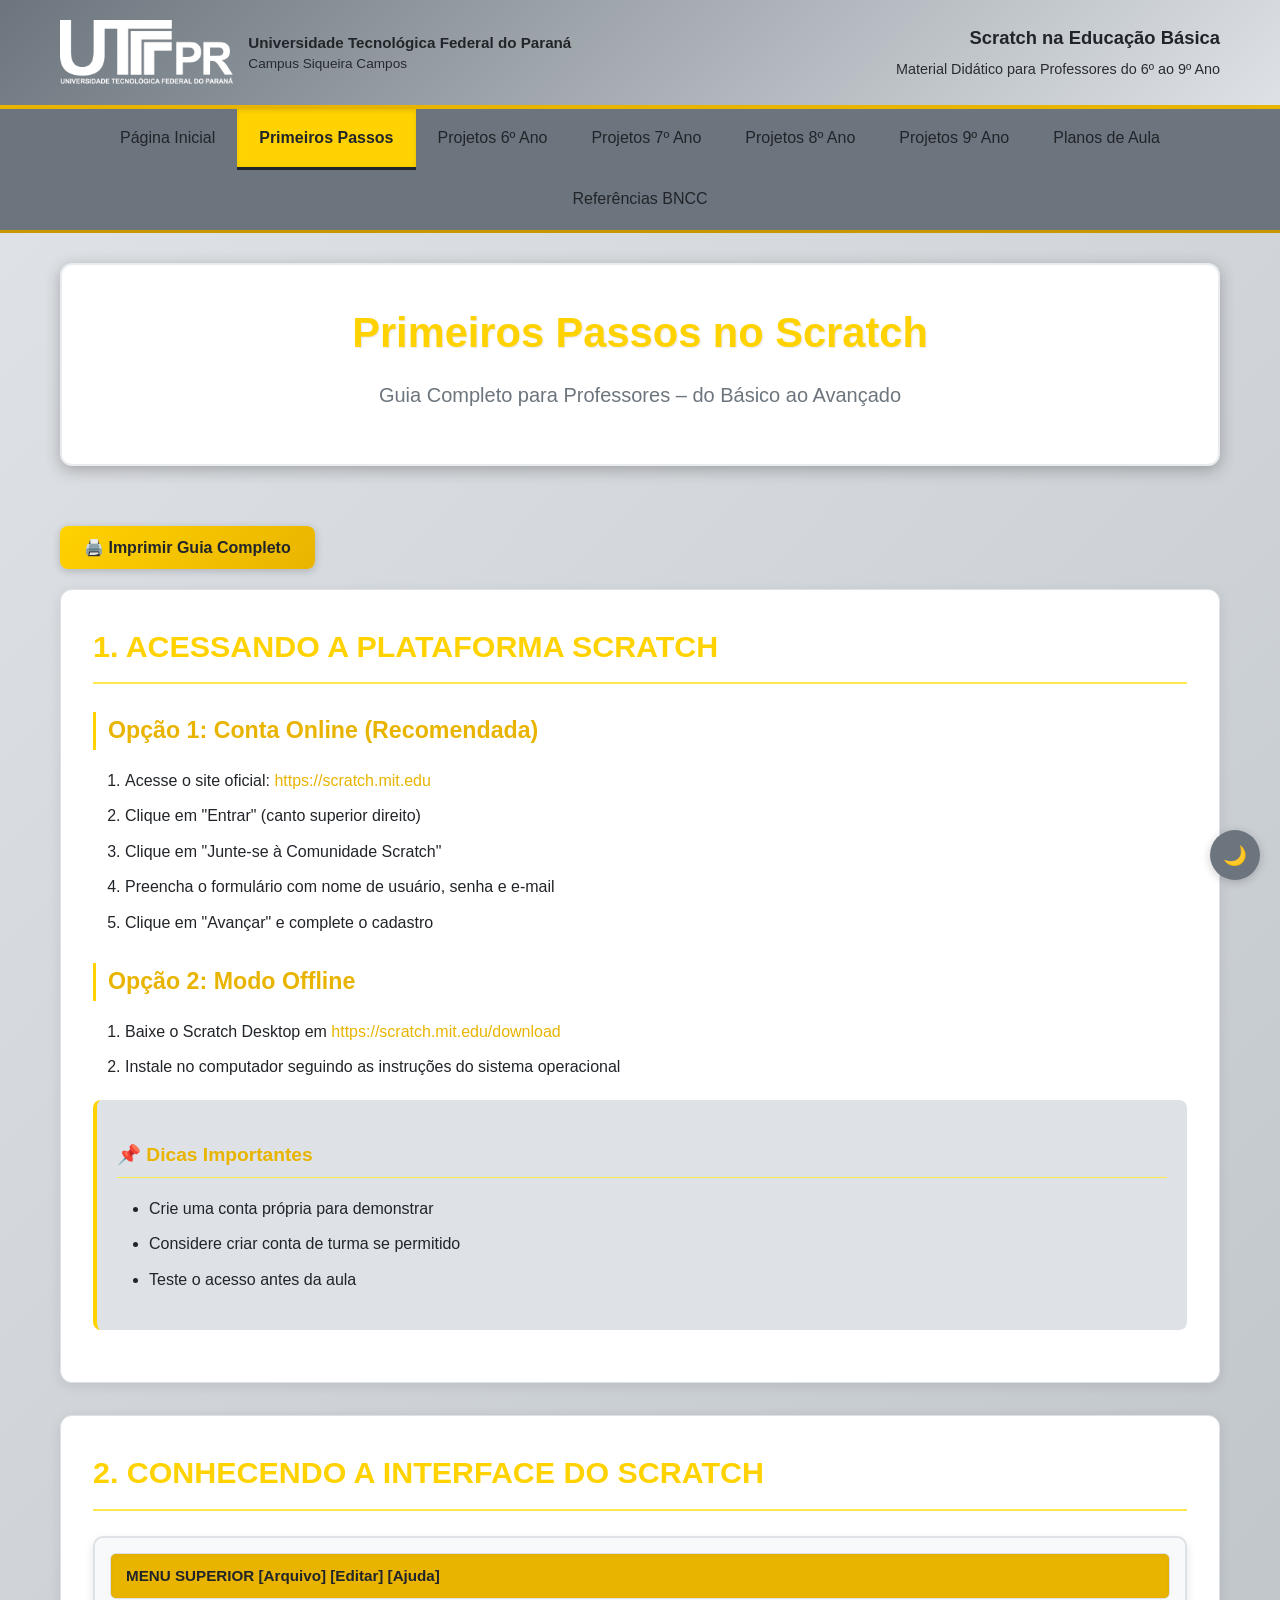
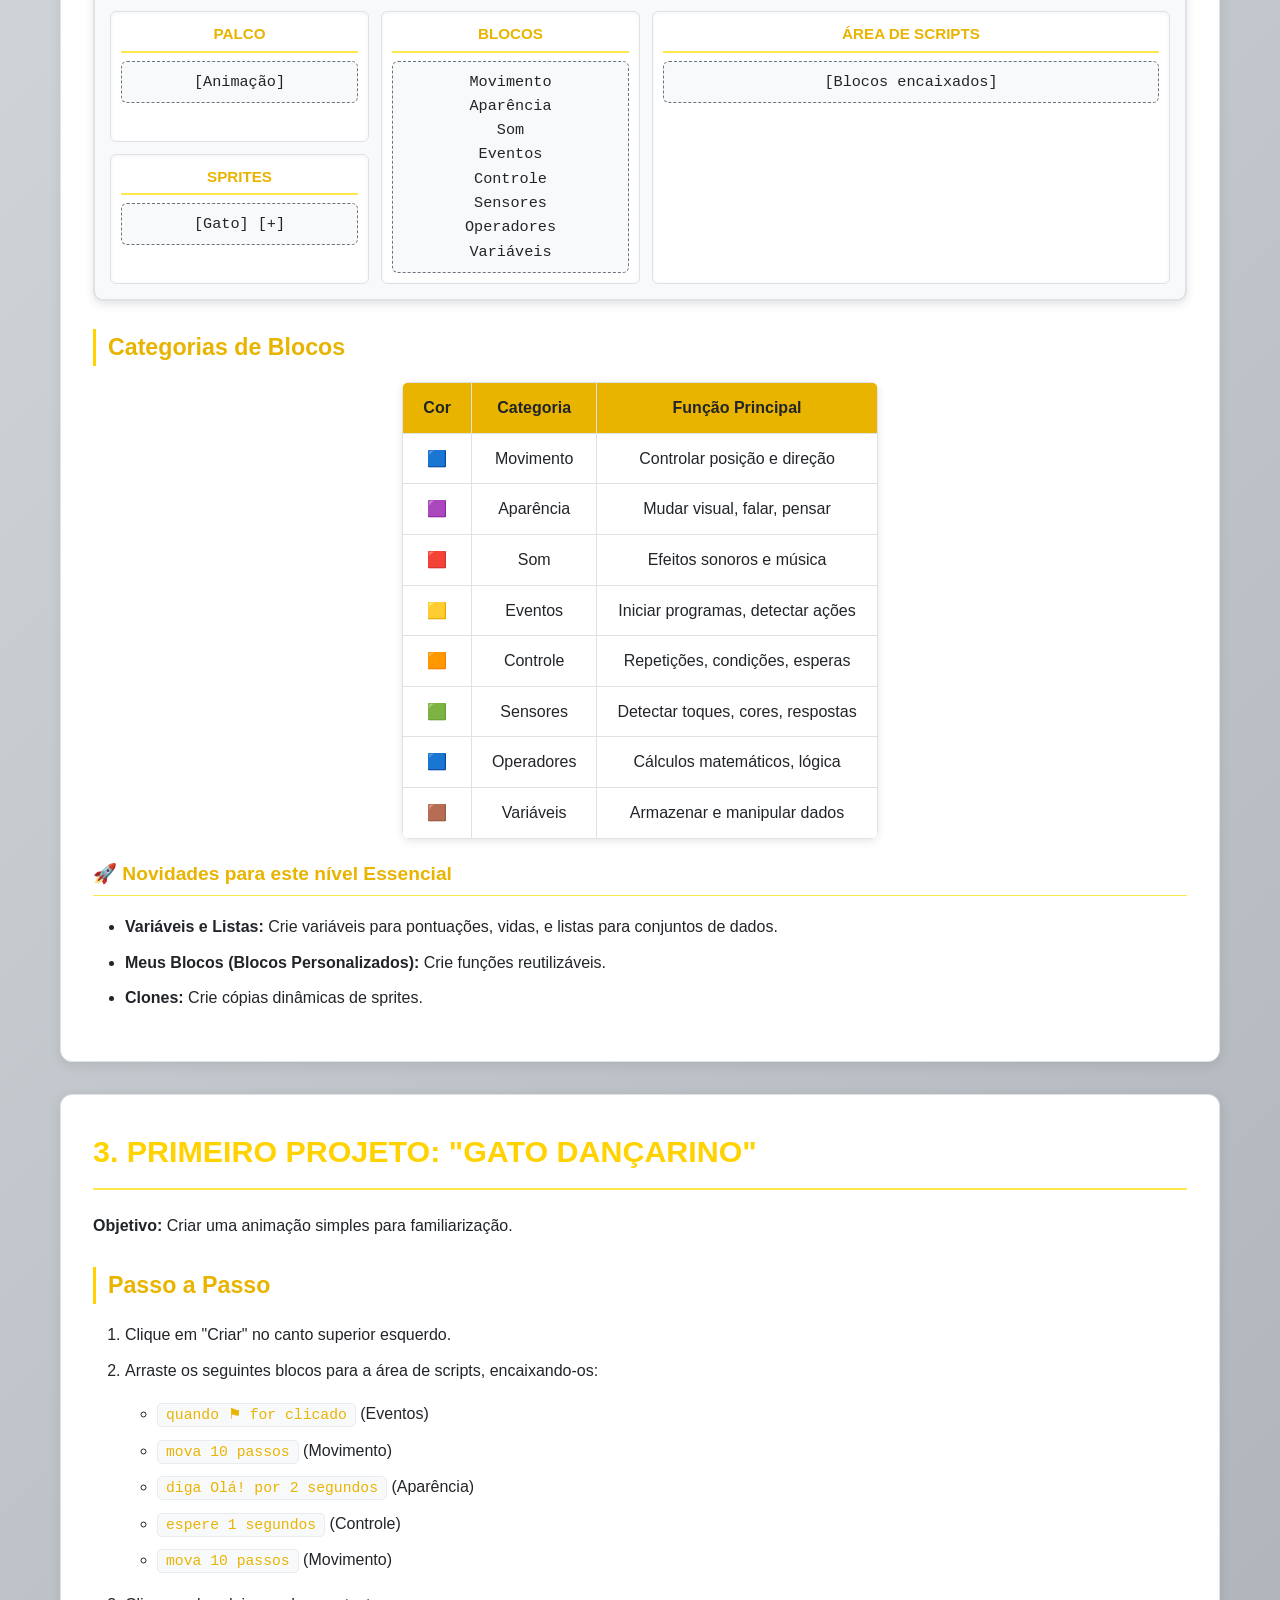
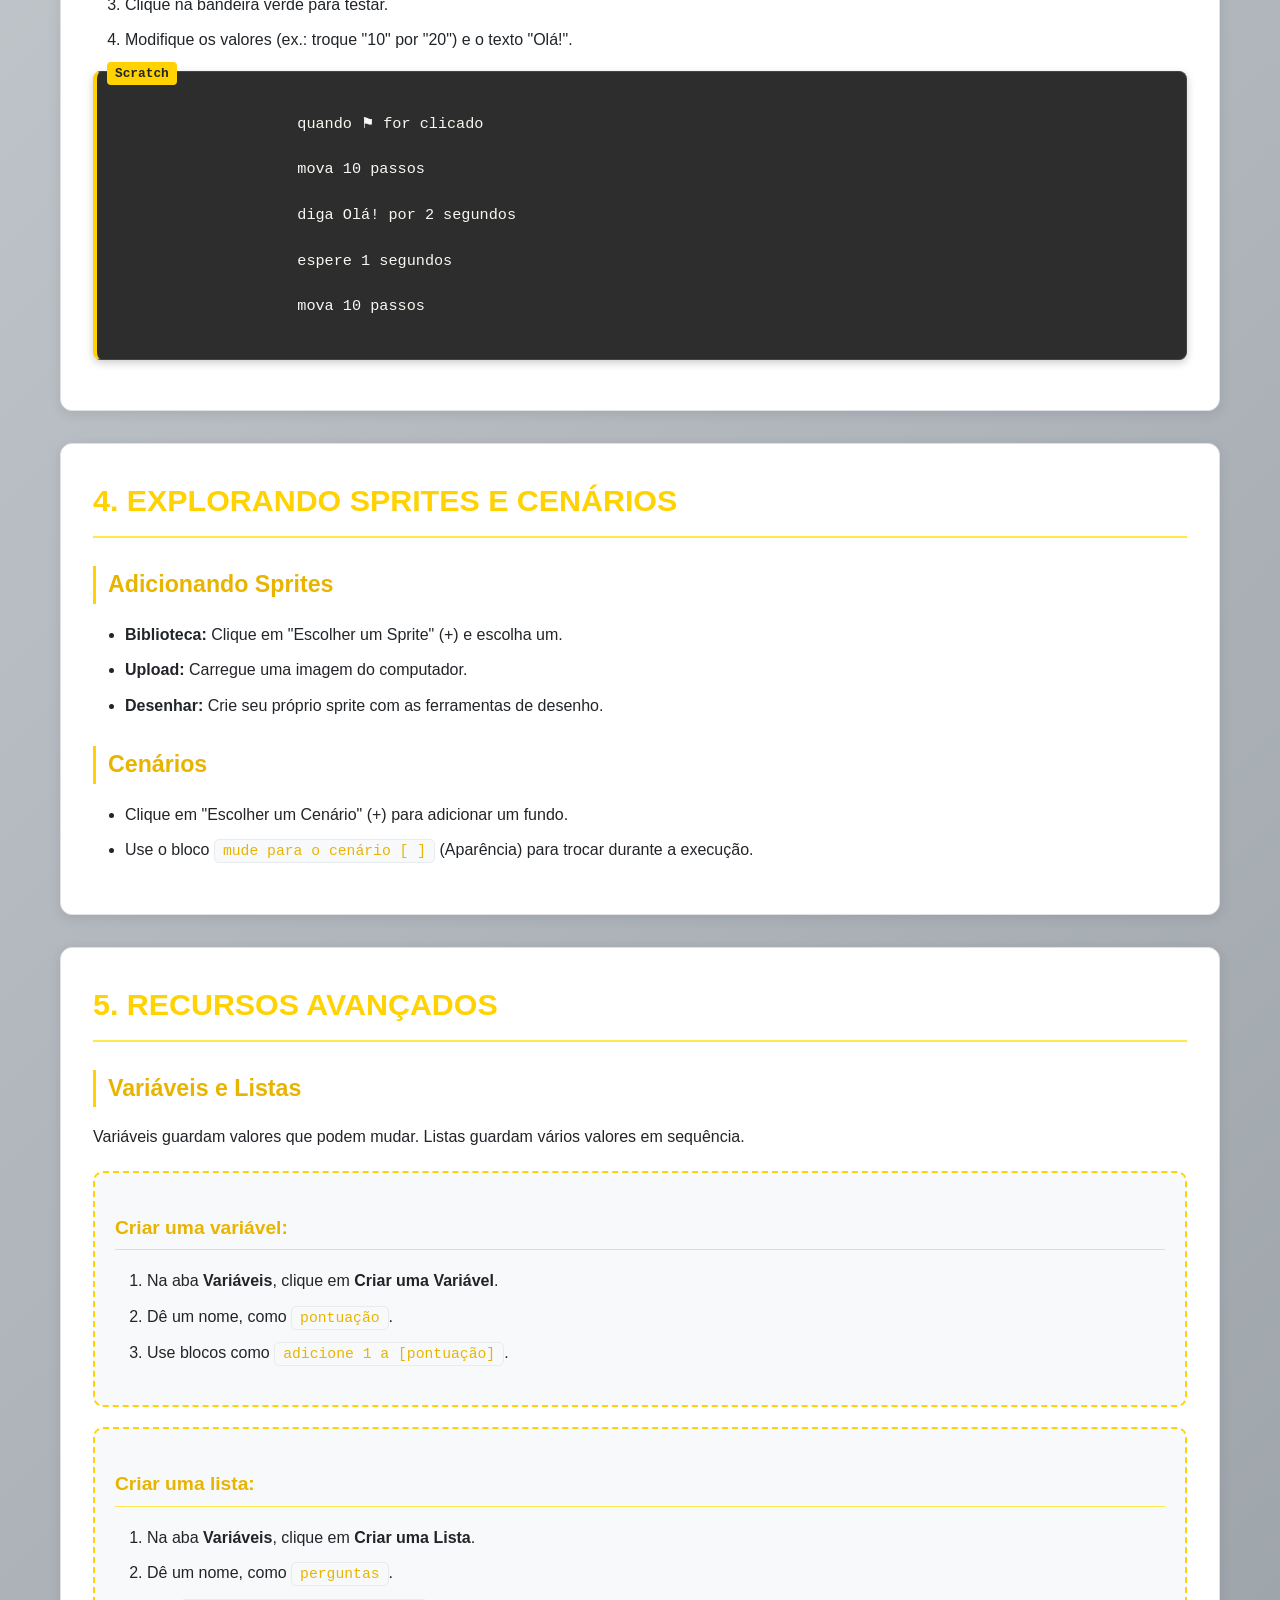
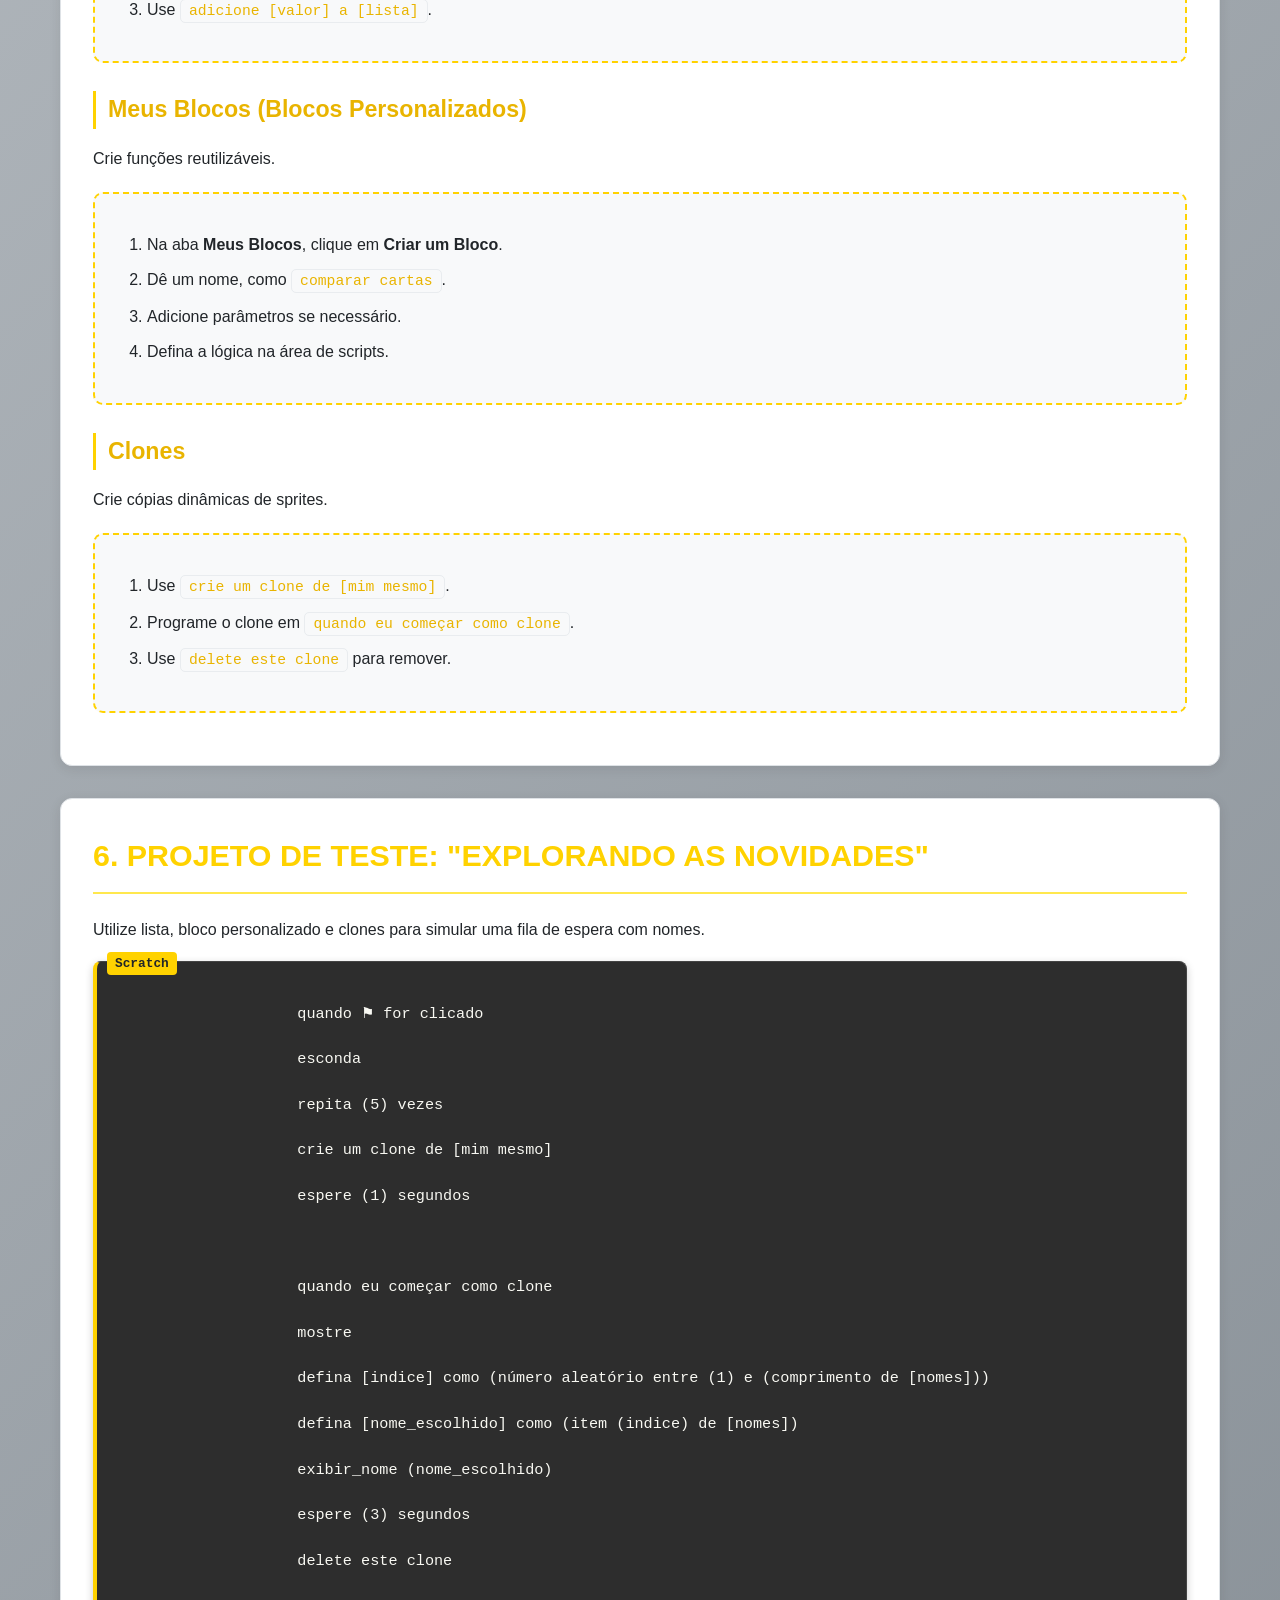
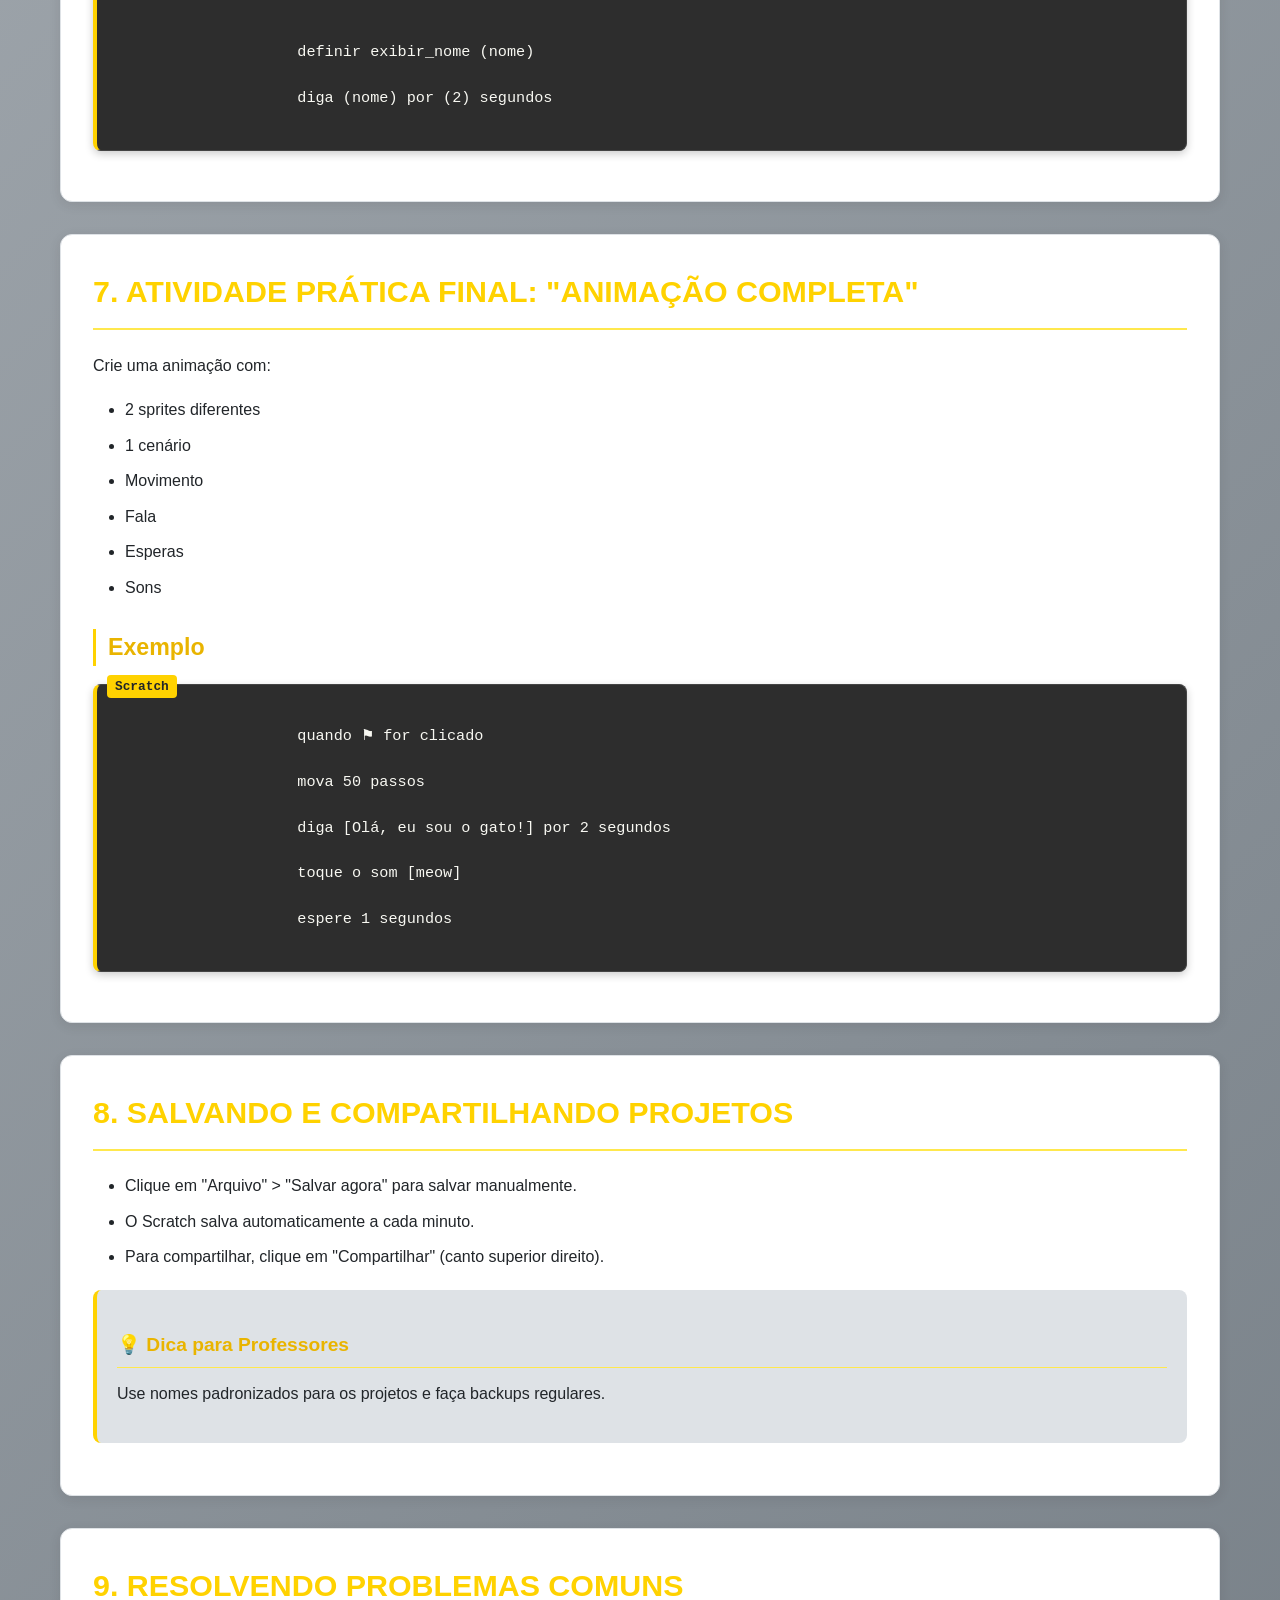
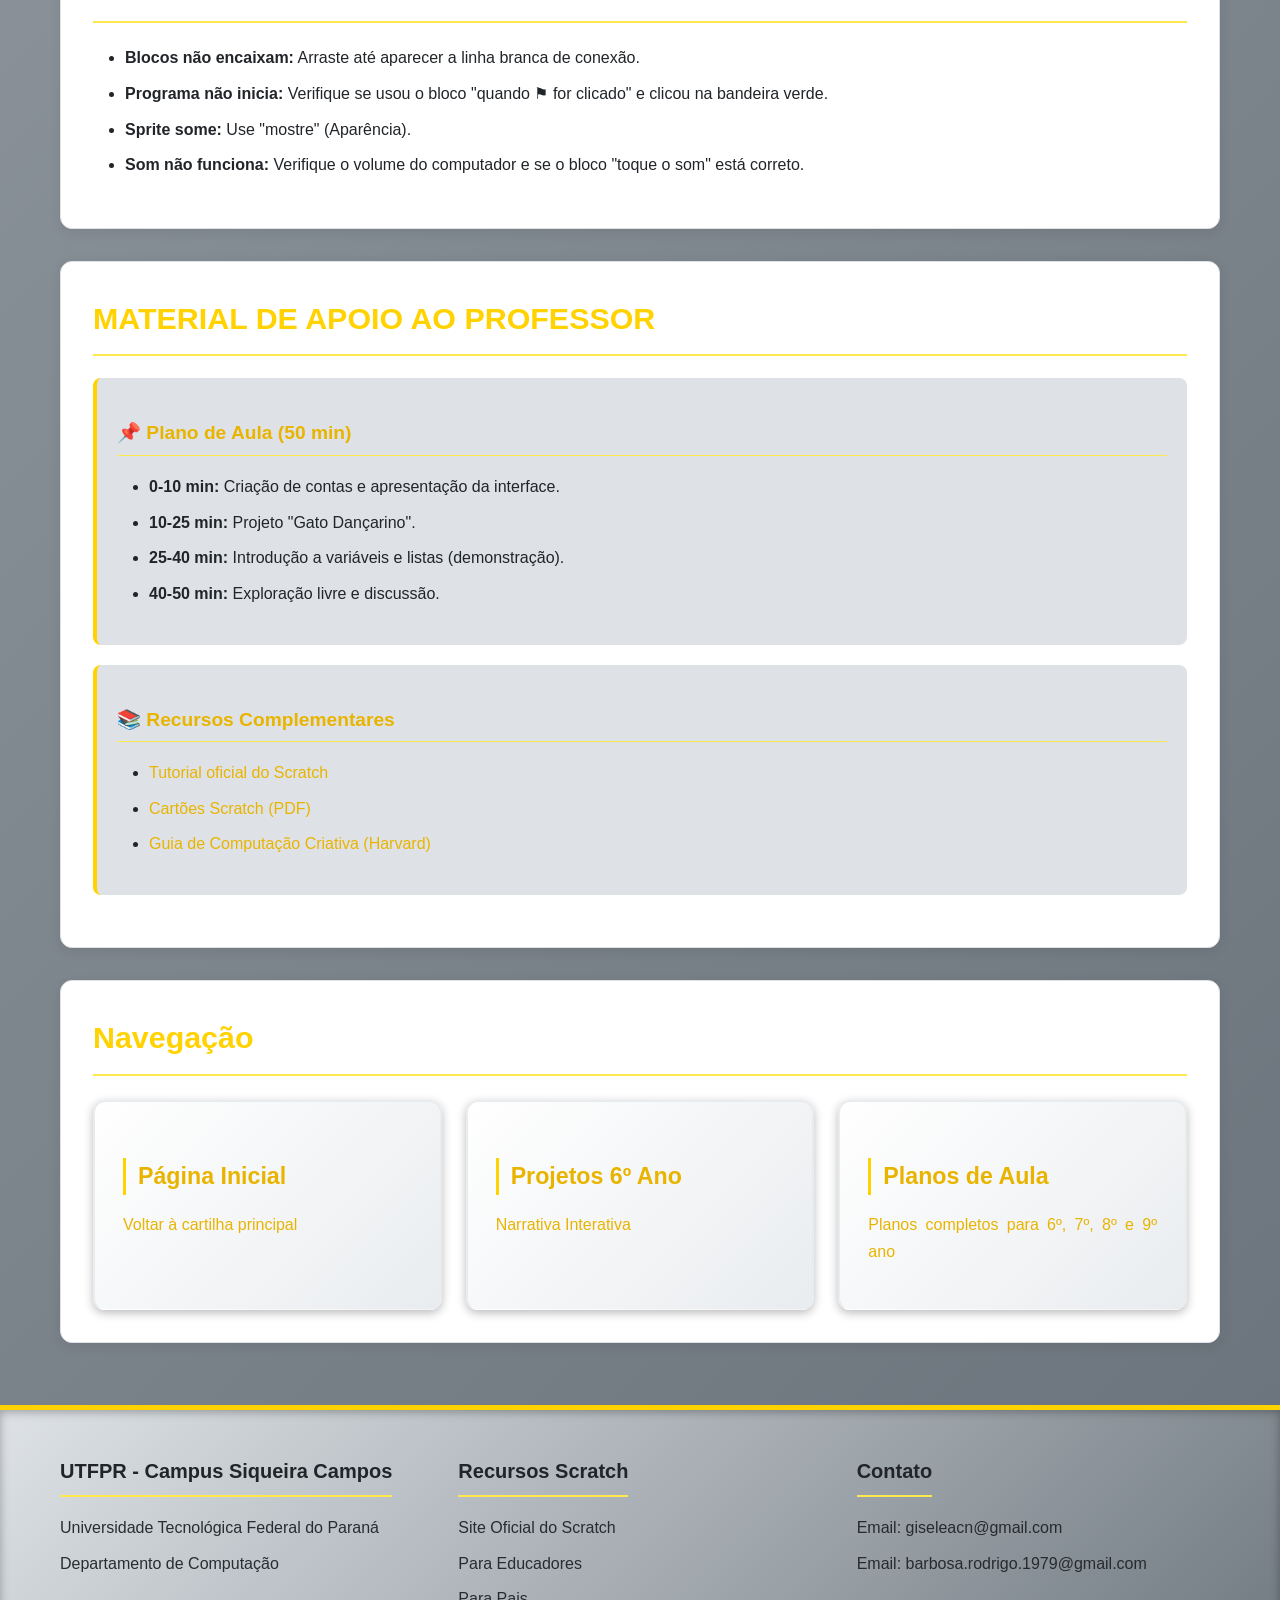
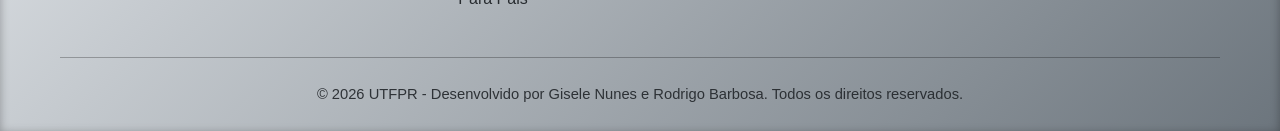
<file: pages/primeiros_passos.html>
<!DOCTYPE html>
<!-- ===================================================================
    Primeiros Passos no Scratch (EF II) | Guia Unificado
    ===================================================================
    Objetivo: Revisão e aprofundamento da plataforma Scratch para professores 
              do Ensino Fundamental II, com integração de conteúdos básicos 
              e avançados.
    Autor : Gisele Nunes, Rodrigo Barbosa
    Data  : 2026
    ===================================================================
    Este arquivo foi completamente comentado em português para facilitar
    a compreensão e manutenção do código. Cada seção importante possui
    explicações detalhadas sobre sua função e estrutura.
-->
<html lang="pt-BR"> <!-- Define o idioma da página como português do Brasil -->

<head>
    <!-- Configuração de codificação de caracteres para suporte a acentos e caracteres especiais -->
    <meta charset="UTF-8">
    <!-- Configuração de viewport para garantir responsividade em dispositivos móveis -->
    <meta name="viewport" content="width=device-width, initial-scale=1.0">
    <!-- Título exibido na aba do navegador -->
    <title>Primeiros Passos no Scratch (EF II) | Guia Unificado</title>
    <!-- Link para o arquivo de estilos CSS externo (responsável pelo design visual) -->
    <link rel="stylesheet" href="../assets/css/style.css">
</head>

<body>
    <!-- Cabeçalho principal da página, dividido em duas partes: topo e menu de navegação -->
    <header>
        <!-- Primeira linha do cabeçalho: logotipo, nome da instituição e título principal -->
        <div class="header-top">
            <!-- Container para centralizar e limitar a largura do conteúdo -->
            <div class="container">
                <!-- Área que agrupa a logo e o nome da universidade -->
                <div class="logo-container">
                    <!-- Imagem da logo da UTFPR (caminho relativo) -->
                    <img src="../assets/images/UTFPR_logo.png" alt="UTFPR Logo" class="logo">
                    <!-- Nome da instituição com um pequeno texto adicional -->
                    <div class="institution-name">
                        Universidade Tecnológica Federal do Paraná<br>
                        <small>Campus Siqueira Campos</small>
                    </div>
                </div>
                <!-- Título principal do material didático, alinhado à direita ou centralizado -->
                <div class="header-title">
                    Scratch na Educação Básica<br>
                    <small>Material Didático para Professores do 6º ao 9º Ano</small>
                </div>
            </div>
        </div>
        <!-- Segunda linha do cabeçalho: barra de navegação com links para as páginas do guia -->
        <div class="header-bottom">
            <div class="container">
                <nav> <!-- Elemento semântico de navegação -->
                    <ul> <!-- Lista não ordenada de links -->
                        <li><a href="../index.html">Página Inicial</a></li>
                        <!-- Link ativo (página atual) com atributo aria-current para acessibilidade -->
                        <li><a href="primeiros_passos.html" class="active" aria-current="page">Primeiros Passos</a></li>
                        <li><a href="projetos_6_ano.html">Projetos 6º Ano</a></li>
                        <li><a href="projetos_7_ano.html">Projetos 7º Ano</a></li>
                        <li><a href="projetos_8_ano.html">Projetos 8º Ano</a></li>
                        <li><a href="projetos_9_ano.html">Projetos 9º Ano</a></li>
                        <li><a href="planos_de_aula.html">Planos de Aula</a></li>
                        <li><a href="referencias_bncc.html">Referências BNCC</a></li>
                    </ul>
                </nav>
            </div>
        </div>
    </header>

    <!-- Conteúdo principal da página -->
    <main>
        <div class="container">
            <!-- Cabeçalho interno da página, com título e subtítulo descritivo -->
            <div class="page-header">
                <h1>Primeiros Passos no Scratch</h1>
                <p class="subtitle">Guia Completo para Professores – do Básico ao Avançado</p>
            </div>

            <!-- Botão de impressão: aciona a função de imprimir todo o guia (controlado pelo script.js) -->
            <button class="print-button" id="printPrimeirosPassosBtn">🖨️ Imprimir Guia Completo</button>

            <!-- SEÇÃO 1: ACESSANDO A PLATAFORMA SCRATCH -->
            <div class="content-section">
                <h2>1. ACESSANDO A PLATAFORMA SCRATCH</h2>

                <h3>Opção 1: Conta Online (Recomendada)</h3>
                <!-- Lista ordenada com os passos para criar conta online -->
                <ol>
                    <li>Acesse o site oficial: <a href="https://scratch.mit.edu"
                            target="_blank">https://scratch.mit.edu</a></li>
                    <li>Clique em "Entrar" (canto superior direito)</li>
                    <li>Clique em "Junte-se à Comunidade Scratch"</li>
                    <li>Preencha o formulário com nome de usuário, senha e e-mail</li>
                    <li>Clique em "Avançar" e complete o cadastro</li>
                </ol>

                <h3>Opção 2: Modo Offline</h3>
                <ol>
                    <li>Baixe o Scratch Desktop em <a href="https://scratch.mit.edu/download"
                            target="_blank">https://scratch.mit.edu/download</a></li>
                    <li>Instale no computador seguindo as instruções do sistema operacional</li>
                </ol>

                <!-- Caixa de informação com dicas importantes para professores -->
                <div class="info-box">
                    <h4>📌 Dicas Importantes</h4>
                    <ul>
                        <li>Crie uma conta própria para demonstrar</li>
                        <li>Considere criar conta de turma se permitido</li>
                        <li>Teste o acesso antes da aula</li>
                    </ul>
                </div>
            </div>

            <!-- SEÇÃO 2: CONHECENDO A INTERFACE DO SCRATCH -->
            <div class="content-section">
                <h2>2. CONHECENDO A INTERFACE DO SCRATCH</h2>

                <!-- Representação visual simplificada da interface do Scratch (usando divs) -->
                <div class="scratch-interface">
                    <div class="interface-area menu-area">MENU SUPERIOR [Arquivo] [Editar] [Ajuda]</div>
                    <div class="interface-area palco-area">
                        <div class="area-label">PALCO</div>
                        <div class="area-content">[Animação]</div>
                    </div>
                    <div class="interface-area blocos-area">
                        <div class="area-label">BLOCOS</div>
                        <div class="area-content">
                            Movimento<br>Aparência<br>Som<br>Eventos<br>Controle<br>Sensores<br>Operadores<br>Variáveis
                        </div>
                    </div>
                    <div class="interface-area scripts-area">
                        <div class="area-label">ÁREA DE SCRIPTS</div>
                        <div class="area-content">[Blocos encaixados]</div>
                    </div>
                    <div class="interface-area sprites-area">
                        <div class="area-label">SPRITES</div>
                        <div class="area-content">[Gato] [+]</div>
                    </div>
                </div>

                <h3>Categorias de Blocos</h3>
                <!-- Tabela que resume as categorias de blocos, suas cores e funções principais -->
                <table class="category-table">
                    <thead>
                        <tr>
                            <th>Cor</th>
                            <th>Categoria</th>
                            <th>Função Principal</th>
                        </tr>
                    </thead>
                    <tbody>
                        <tr>
                            <td>🟦</td>
                            <td>Movimento</td>
                            <td>Controlar posição e direção</td>
                        </tr>
                        <tr>
                            <td>🟪</td>
                            <td>Aparência</td>
                            <td>Mudar visual, falar, pensar</td>
                        </tr>
                        <tr>
                            <td>🟥</td>
                            <td>Som</td>
                            <td>Efeitos sonoros e música</td>
                        </tr>
                        <tr>
                            <td>🟨</td>
                            <td>Eventos</td>
                            <td>Iniciar programas, detectar ações</td>
                        </tr>
                        <tr>
                            <td>🟧</td>
                            <td>Controle</td>
                            <td>Repetições, condições, esperas</td>
                        </tr>
                        <tr>
                            <td>🟩</td>
                            <td>Sensores</td>
                            <td>Detectar toques, cores, respostas</td>
                        </tr>
                        <tr>
                            <td>🟦</td>
                            <td>Operadores</td>
                            <td>Cálculos matemáticos, lógica</td>
                        </tr>
                        <tr>
                            <td>🟫</td>
                            <td>Variáveis</td>
                            <td>Armazenar e manipular dados</td>
                        </tr>
                    </tbody>
                </table>

                <!-- Destaque para recursos avançados (variáveis, listas, meus blocos, clones) -->
                <div class="highlight-box">
                    <h4>🚀 Novidades para este nível <span class="new-feature">Essencial</span></h4>
                    <ul>
                        <li><strong>Variáveis e Listas:</strong> Crie variáveis para pontuações, vidas, e listas para
                            conjuntos de dados.</li>
                        <li><strong>Meus Blocos (Blocos Personalizados):</strong> Crie funções reutilizáveis.</li>
                        <li><strong>Clones:</strong> Crie cópias dinâmicas de sprites.</li>
                    </ul>
                </div>
            </div>

            <!-- SEÇÃO 3: PRIMEIRO PROJETO – GATO DANÇARINO -->
            <div class="content-section">
                <h2>3. PRIMEIRO PROJETO: "GATO DANÇARINO"</h2>
                <p><strong>Objetivo:</strong> Criar uma animação simples para familiarização.</p>

                <h3>Passo a Passo</h3>
                <ol>
                    <li>Clique em "Criar" no canto superior esquerdo.</li>
                    <li>Arraste os seguintes blocos para a área de scripts, encaixando-os:
                        <ul>
                            <li><code>quando ⚑ for clicado</code> (Eventos)</li>
                            <li><code>mova 10 passos</code> (Movimento)</li>
                            <li><code>diga Olá! por 2 segundos</code> (Aparência)</li>
                            <li><code>espere 1 segundos</code> (Controle)</li>
                            <li><code>mova 10 passos</code> (Movimento)</li>
                        </ul>
                    </li>
                    <li>Clique na bandeira verde para testar.</li>
                    <li>Modifique os valores (ex.: troque "10" por "20") e o texto "Olá!".</li>
                </ol>
                <!-- Bloco de código representando os blocos Scratch em formato textual -->
                <div class="scratch-code">
                    quando ⚑ for clicado<br>
                    mova 10 passos<br>
                    diga Olá! por 2 segundos<br>
                    espere 1 segundos<br>
                    mova 10 passos
                </div>
            </div>

            <!-- SEÇÃO 4: EXPLORANDO SPRITES E CENÁRIOS -->
            <div class="content-section">
                <h2>4. EXPLORANDO SPRITES E CENÁRIOS</h2>

                <h3>Adicionando Sprites</h3>
                <ul>
                    <li><strong>Biblioteca:</strong> Clique em "Escolher um Sprite" (+) e escolha um.</li>
                    <li><strong>Upload:</strong> Carregue uma imagem do computador.</li>
                    <li><strong>Desenhar:</strong> Crie seu próprio sprite com as ferramentas de desenho.</li>
                </ul>

                <h3>Cenários</h3>
                <ul>
                    <li>Clique em "Escolher um Cenário" (+) para adicionar um fundo.</li>
                    <li>Use o bloco <code>mude para o cenário [ ]</code> (Aparência) para trocar durante a execução.
                    </li>
                </ul>
            </div>

            <!-- SEÇÃO 5: RECURSOS AVANÇADOS -->
            <div class="content-section">
                <h2>5. RECURSOS AVANÇADOS</h2>

                <h3>Variáveis e Listas</h3>
                <p>Variáveis guardam valores que podem mudar. Listas guardam vários valores em sequência.</p>
                <div class="step-by-step">
                    <h4>Criar uma variável:</h4>
                    <ol>
                        <li>Na aba <strong>Variáveis</strong>, clique em <strong>Criar uma Variável</strong>.</li>
                        <li>Dê um nome, como <code>pontuação</code>.</li>
                        <li>Use blocos como <code>adicione 1 a [pontuação]</code>.</li>
                    </ol>
                </div>
                <div class="step-by-step">
                    <h4>Criar uma lista:</h4>
                    <ol>
                        <li>Na aba <strong>Variáveis</strong>, clique em <strong>Criar uma Lista</strong>.</li>
                        <li>Dê um nome, como <code>perguntas</code>.</li>
                        <li>Use <code>adicione [valor] a [lista]</code>.</li>
                    </ol>
                </div>

                <h3>Meus Blocos (Blocos Personalizados)</h3>
                <p>Crie funções reutilizáveis.</p>
                <div class="step-by-step">
                    <ol>
                        <li>Na aba <strong>Meus Blocos</strong>, clique em <strong>Criar um Bloco</strong>.</li>
                        <li>Dê um nome, como <code>comparar cartas</code>.</li>
                        <li>Adicione parâmetros se necessário.</li>
                        <li>Defina a lógica na área de scripts.</li>
                    </ol>
                </div>

                <h3>Clones</h3>
                <p>Crie cópias dinâmicas de sprites.</p>
                <div class="step-by-step">
                    <ol>
                        <li>Use <code>crie um clone de [mim mesmo]</code>.</li>
                        <li>Programe o clone em <code>quando eu começar como clone</code>.</li>
                        <li>Use <code>delete este clone</code> para remover.</li>
                    </ol>
                </div>
            </div>

            <!-- SEÇÃO 6: PROJETO DE TESTE AVANÇADO -->
            <div class="content-section">
                <h2>6. PROJETO DE TESTE: "EXPLORANDO AS NOVIDADES"</h2>
                <p>Utilize lista, bloco personalizado e clones para simular uma fila de espera com nomes.</p>
                <!-- Exemplo de código Scratch avançado -->
                <div class="scratch-code">
                    quando ⚑ for clicado<br>
                    esconda<br>
                    repita (5) vezes<br>
                    crie um clone de [mim mesmo]<br>
                    espere (1) segundos<br>
                    <br>
                    quando eu começar como clone<br>
                    mostre<br>
                    defina [indice] como (número aleatório entre (1) e (comprimento de [nomes]))<br>
                    defina [nome_escolhido] como (item (indice) de [nomes])<br>
                    exibir_nome (nome_escolhido)<br>
                    espere (3) segundos<br>
                    delete este clone<br>
                    <br>
                    definir exibir_nome (nome)<br>
                    diga (nome) por (2) segundos
                </div>
            </div>

            <!-- SEÇÃO 7: ATIVIDADE PRÁTICA FINAL -->
            <div class="content-section">
                <h2>7. ATIVIDADE PRÁTICA FINAL: "ANIMAÇÃO COMPLETA"</h2>
                <p>Crie uma animação com:</p>
                <ul>
                    <li>2 sprites diferentes</li>
                    <li>1 cenário</li>
                    <li>Movimento</li>
                    <li>Fala</li>
                    <li>Esperas</li>
                    <li>Sons</li>
                </ul>
                <h3>Exemplo</h3>
                <div class="scratch-code">
                    quando ⚑ for clicado<br>
                    mova 50 passos<br>
                    diga [Olá, eu sou o gato!] por 2 segundos<br>
                    toque o som [meow]<br>
                    espere 1 segundos
                </div>
            </div>

            <!-- SEÇÃO 8: SALVAMENTO E COMPARTILHAMENTO -->
            <div class="content-section">
                <h2>8. SALVANDO E COMPARTILHANDO PROJETOS</h2>
                <ul>
                    <li>Clique em "Arquivo" > "Salvar agora" para salvar manualmente.</li>
                    <li>O Scratch salva automaticamente a cada minuto.</li>
                    <li>Para compartilhar, clique em "Compartilhar" (canto superior direito).</li>
                </ul>
                <div class="info-box">
                    <h4>💡 Dica para Professores</h4>
                    <p>Use nomes padronizados para os projetos e faça backups regulares.</p>
                </div>
            </div>

            <!-- SEÇÃO 9: SOLUÇÃO DE PROBLEMAS COMUNS -->
            <div class="content-section">
                <h2>9. RESOLVENDO PROBLEMAS COMUNS</h2>
                <ul>
                    <li><strong>Blocos não encaixam:</strong> Arraste até aparecer a linha branca de conexão.</li>
                    <li><strong>Programa não inicia:</strong> Verifique se usou o bloco "quando ⚑ for clicado" e clicou
                        na bandeira verde.</li>
                    <li><strong>Sprite some:</strong> Use "mostre" (Aparência).</li>
                    <li><strong>Som não funciona:</strong> Verifique o volume do computador e se o bloco "toque o som"
                        está correto.</li>
                </ul>
            </div>

            <!-- SEÇÃO 10: MATERIAL DE APOIO AO PROFESSOR -->
            <div class="content-section">
                <h2>MATERIAL DE APOIO AO PROFESSOR</h2>
                <!-- Caixa com plano de aula sugerido -->
                <div class="info-box">
                    <h4>📌 Plano de Aula (50 min)</h4>
                    <ul>
                        <li><strong>0-10 min:</strong> Criação de contas e apresentação da interface.</li>
                        <li><strong>10-25 min:</strong> Projeto "Gato Dançarino".</li>
                        <li><strong>25-40 min:</strong> Introdução a variáveis e listas (demonstração).</li>
                        <li><strong>40-50 min:</strong> Exploração livre e discussão.</li>
                    </ul>
                </div>
                <!-- Caixa com links para recursos complementares externos -->
                <div class="info-box">
                    <h4>📚 Recursos Complementares</h4>
                    <ul>
                        <li><a href="https://scratch.mit.edu/projects/editor/?tutorial=getStarted"
                                target="_blank">Tutorial oficial do Scratch</a></li>
                        <li><a href="https://resources.scratch.mit.edu/www/cards/pt-BR/scratch-cards-all.pdf"
                                target="_blank">Cartões Scratch (PDF)</a></li>
                        <li><a href="https://creativecomputing.gse.harvard.edu/guide/" target="_blank">Guia de
                                Computação Criativa (Harvard)</a></li>
                    </ul>
                </div>
            </div>

            <!-- SEÇÃO DE NAVEGAÇÃO: links rápidos para outras páginas do guia -->
            <div class="content-section">
                <h2>Navegação</h2>
                <div class="card-grid">
                    <a href="../index.html" class="nav-card">
                        <h3>Página Inicial</h3>
                        <p>Voltar à cartilha principal</p>
                    </a>
                    <a href="projetos_6_ano.html" class="nav-card">
                        <h3>Projetos 6º Ano</h3>
                        <p>Narrativa Interativa</p>
                    </a>
                    <a href="planos_de_aula.html" class="nav-card">
                        <h3>Planos de Aula</h3>
                        <p>Planos completos para 6º, 7º, 8º e 9º ano</p>
                    </a>
                </div>
            </div>
        </div>
    </main>

    <!-- Rodapé da página com informações institucionais, recursos e contato -->
    <footer>
        <div class="container">
            <div class="footer-content">
                <!-- Seção sobre a UTFPR -->
                <div class="footer-section">
                    <h3>UTFPR - Campus Siqueira Campos</h3>
                    <p>Universidade Tecnológica Federal do Paraná</p>
                    <p>Departamento de Computação</p>
                </div>
                <!-- Seção de recursos externos do Scratch -->
                <div class="footer-section">
                    <h3>Recursos Scratch</h3>
                    <ul>
                        <li><a href="https://scratch.mit.edu" target="_blank" rel="noopener noreferrer">Site Oficial do
                                Scratch</a></li>
                        <li><a href="https://scratch.mit.edu/educators" target="_blank" rel="noopener noreferrer">Para
                                Educadores</a></li>
                        <li><a href="https://scratch.mit.edu/parents" target="_blank" rel="noopener noreferrer">Para
                                Pais</a></li>
                    </ul>
                </div>
                <!-- Seção de contato dos autores -->
                <div class="footer-section">
                    <h3>Contato</h3>
                    <p>Email: giseleacn@gmail.com</p>
                    <p>Email: barbosa.rodrigo.1979@gmail.com</p>
                </div>
            </div>
            <!-- Direitos autorais -->
            <div class="copyright">
                &copy; 2026 UTFPR - Desenvolvido por Gisele Nunes e Rodrigo Barbosa. Todos os direitos reservados.
            </div>
        </div>
    </footer>

    <!-- Botão para alternar entre temas claro e escuro (controlado pelo script.js) -->
    <button class="theme-toggle" id="themeToggle" aria-pressed="false"
        aria-label="Alternar tema claro e escuro">🌙</button>
    <!-- Referência ao arquivo JavaScript externo que adiciona interatividade (ex: impressão, troca de tema) -->
    <script src="../assets/js/script.js"></script>
</body>

</html>
</file>
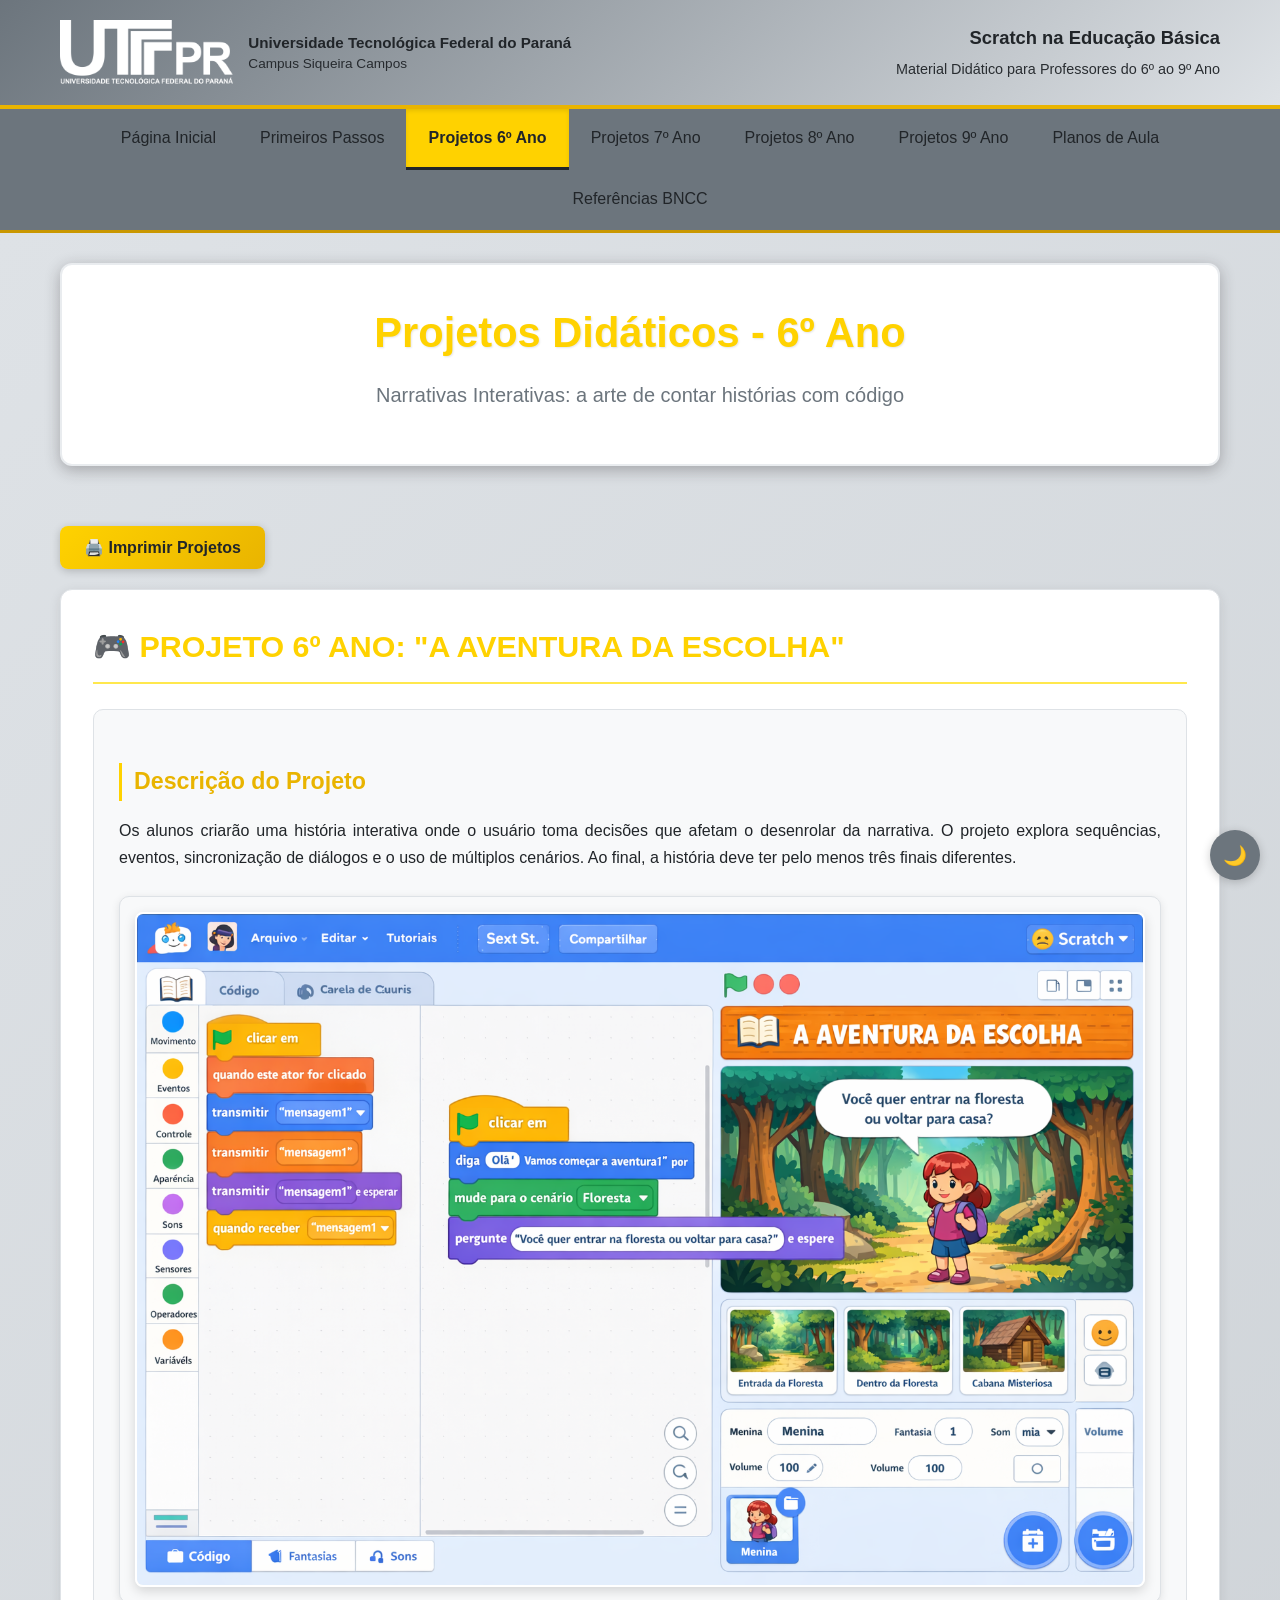
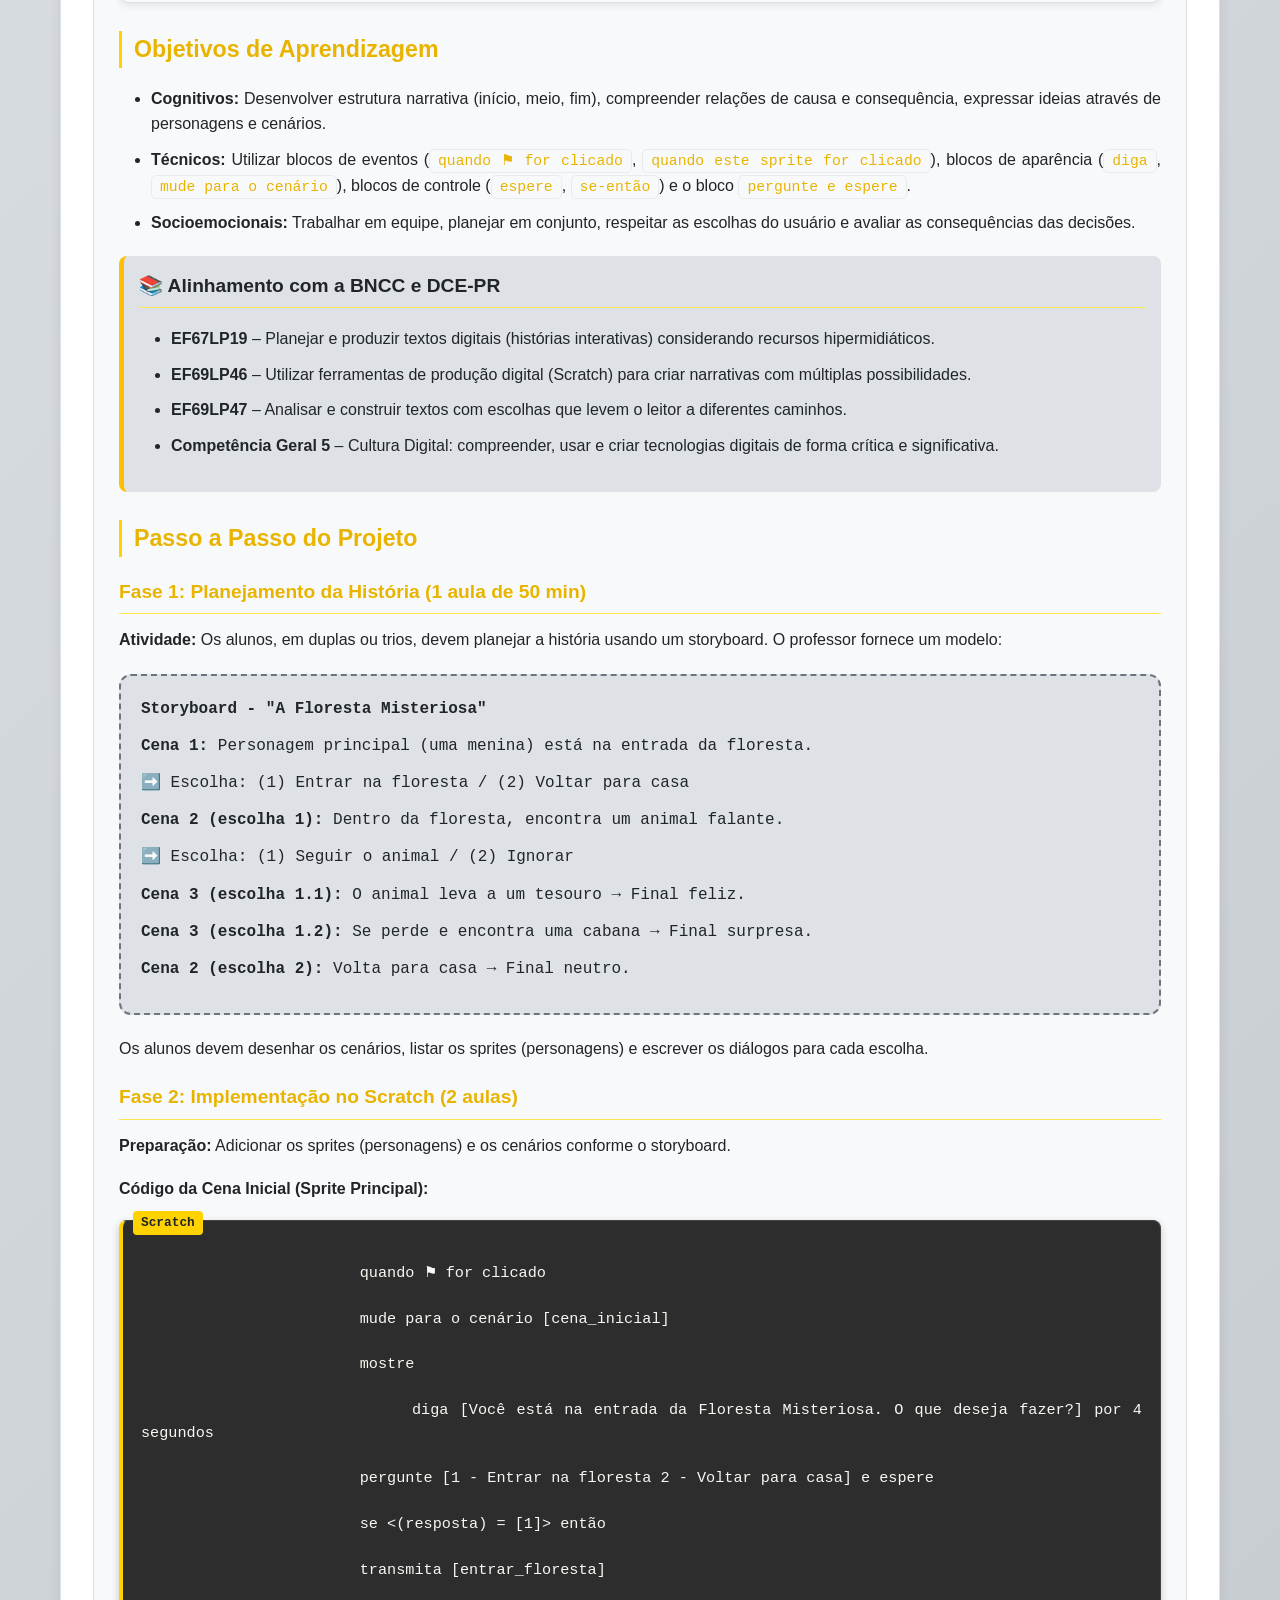
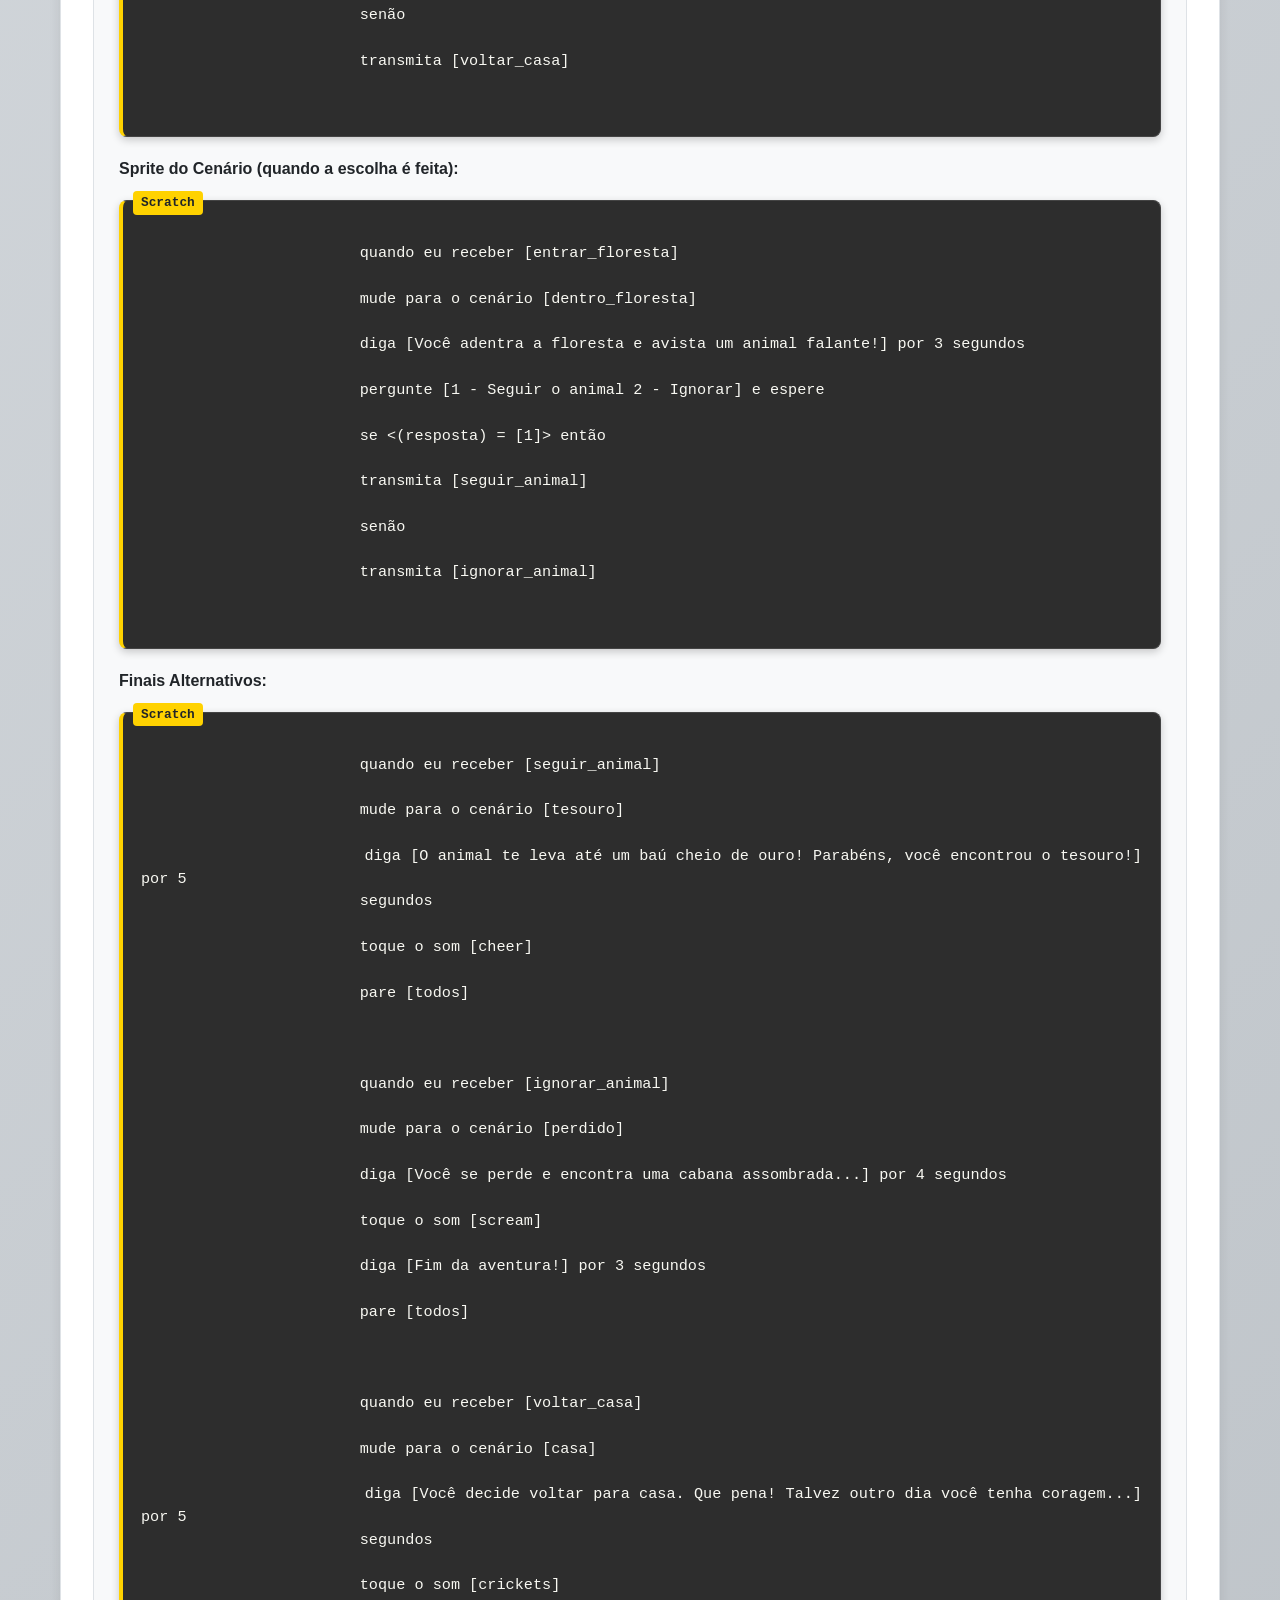
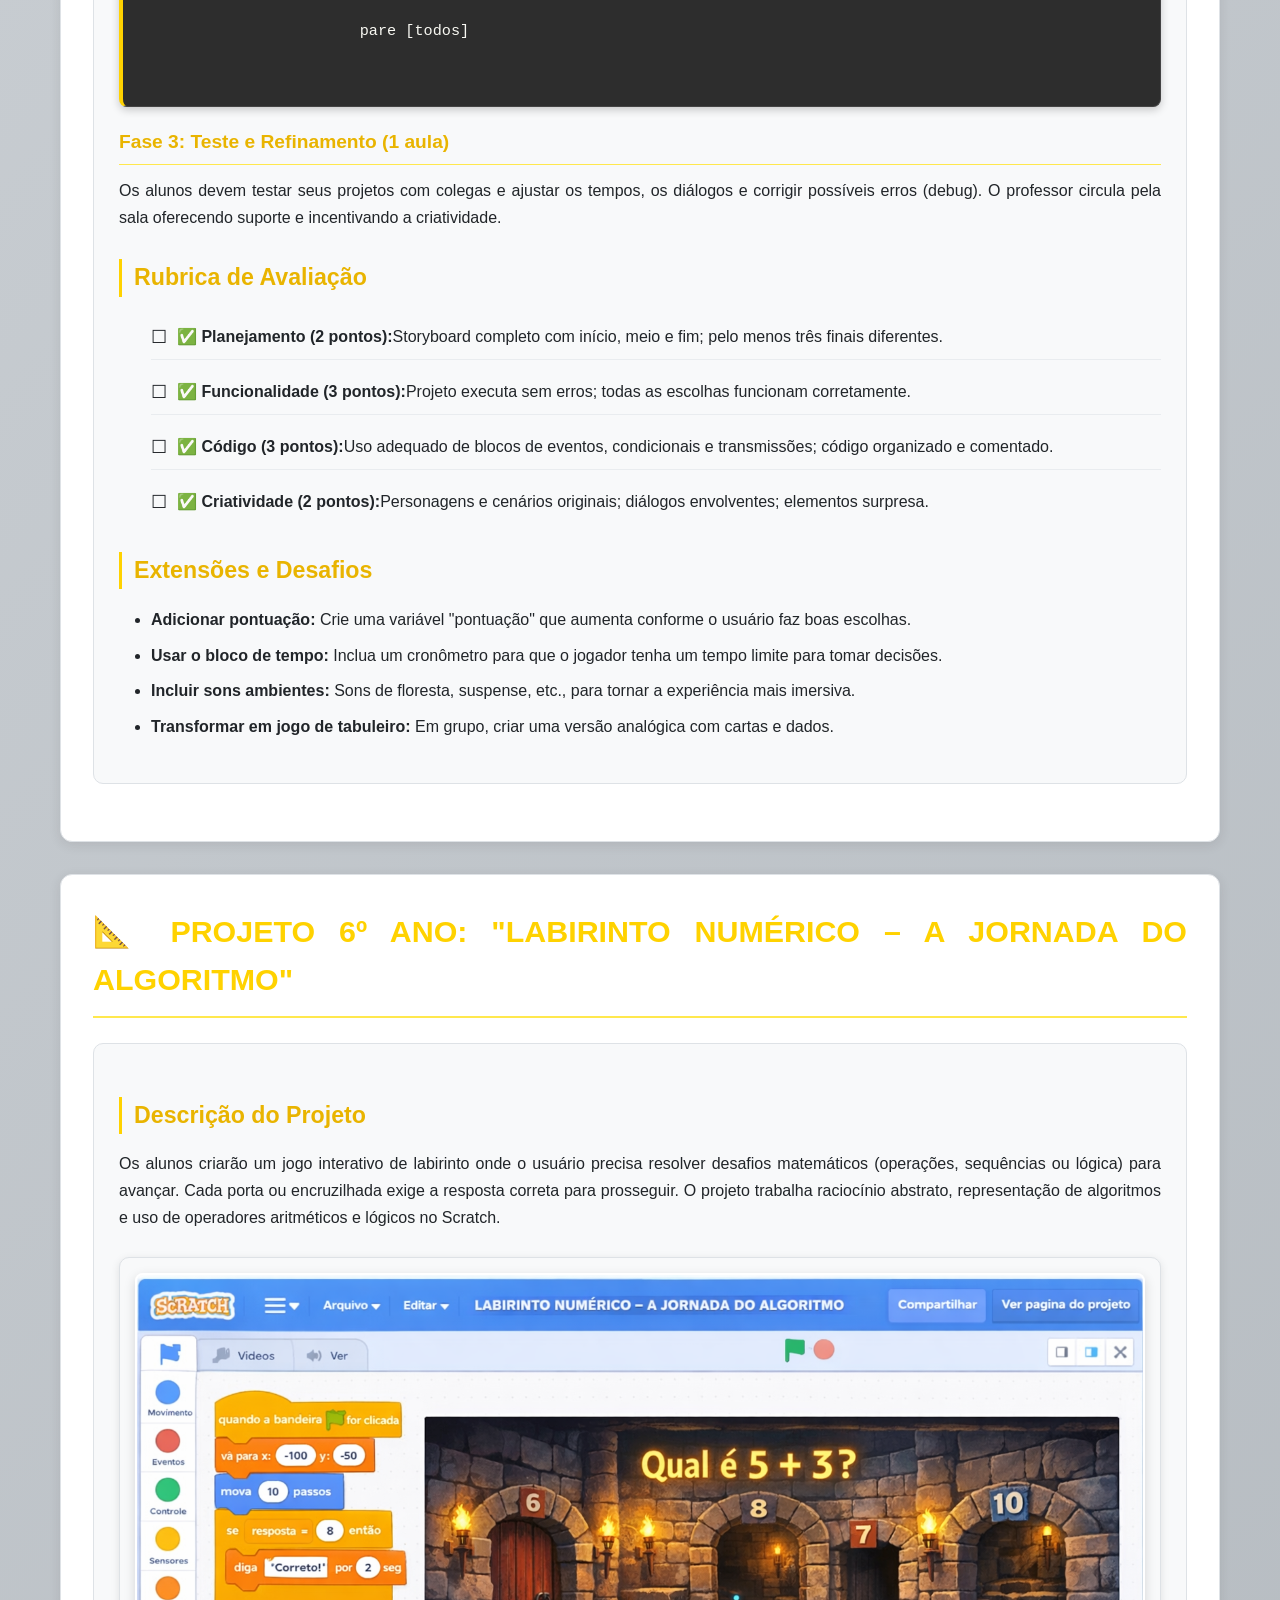
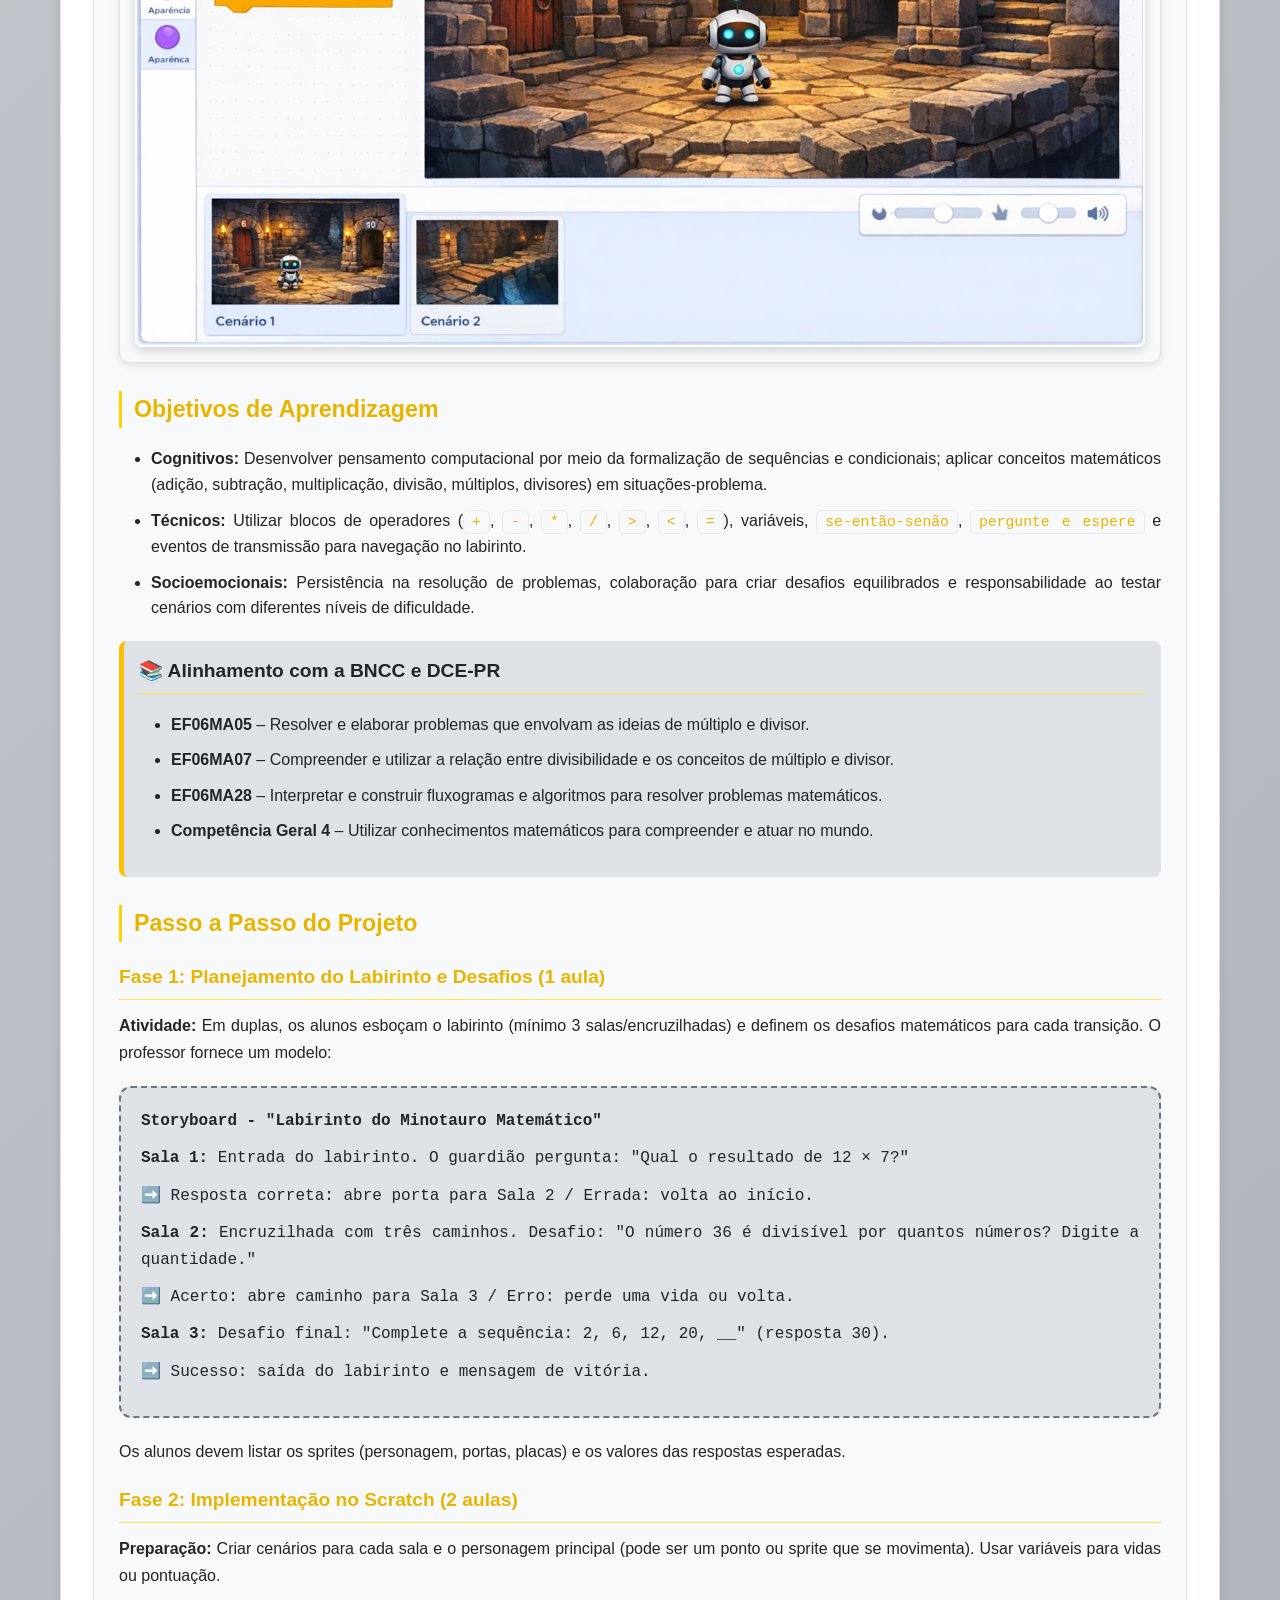
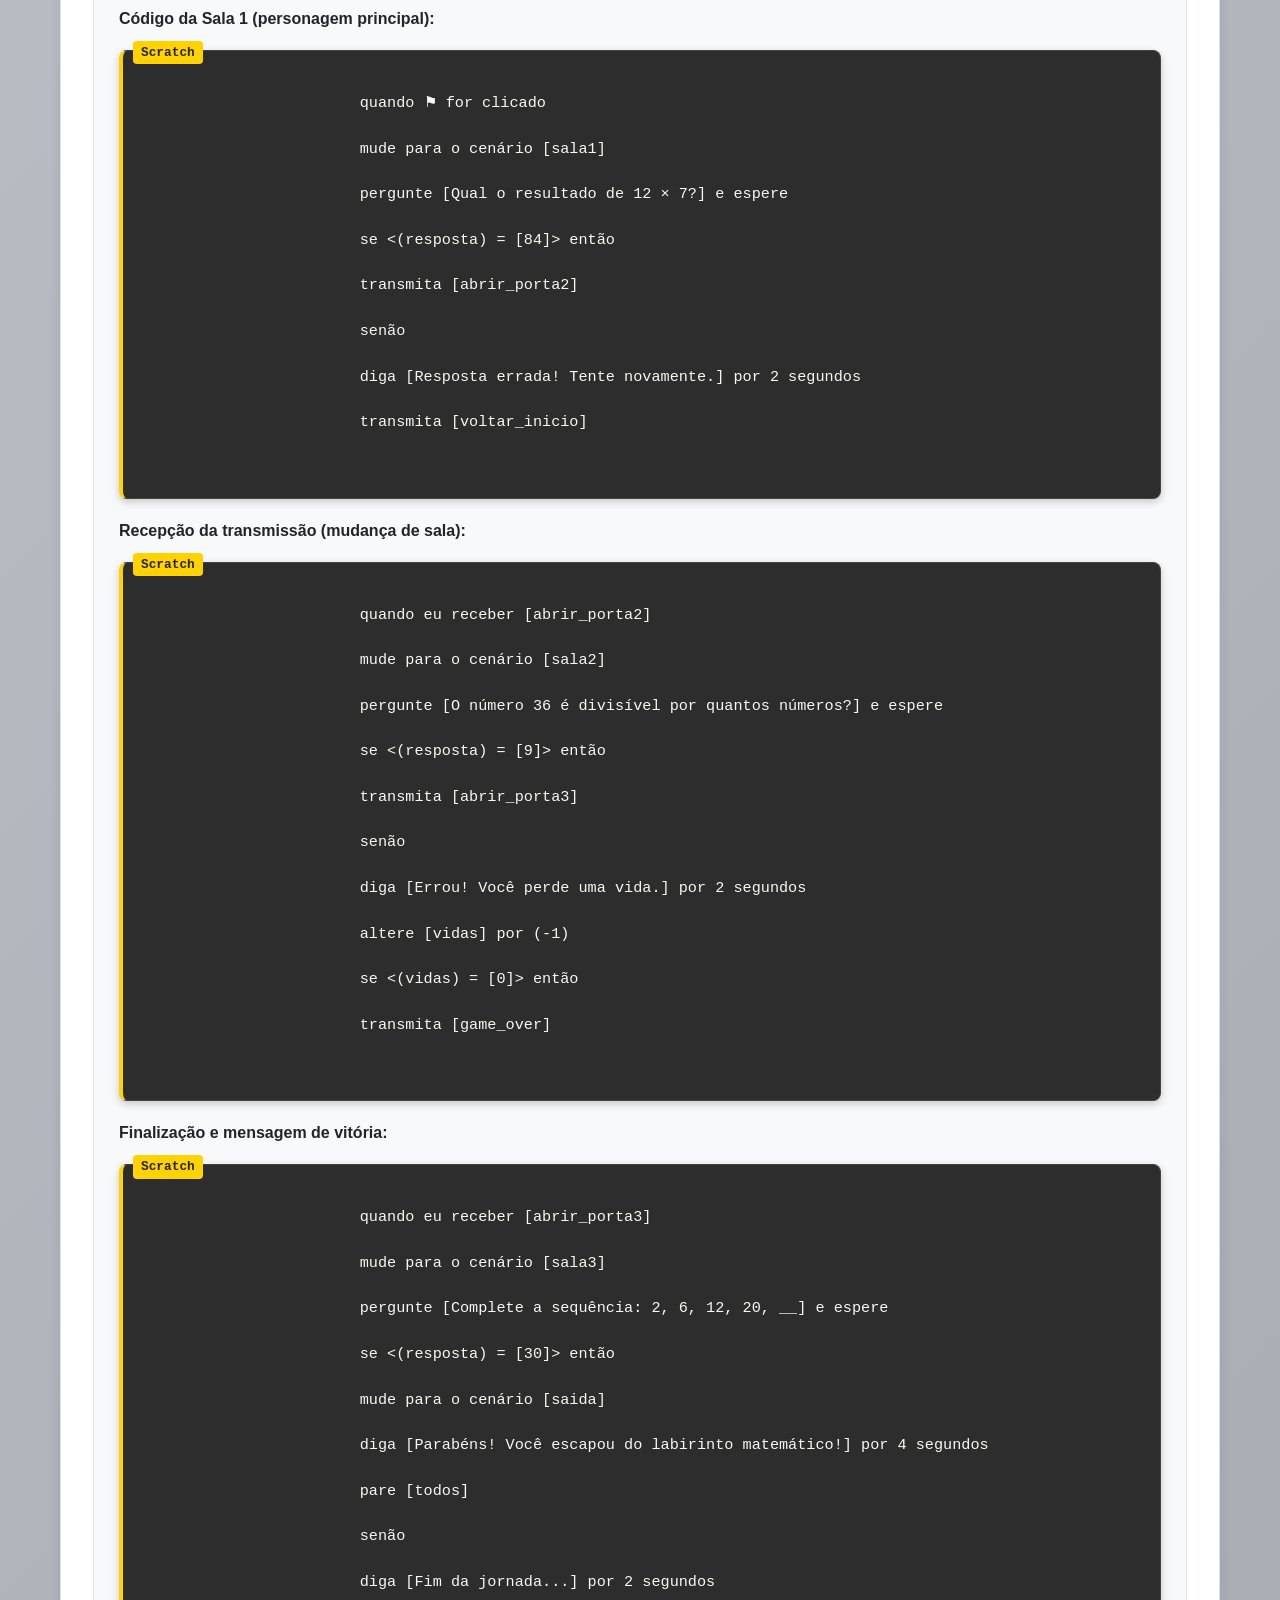
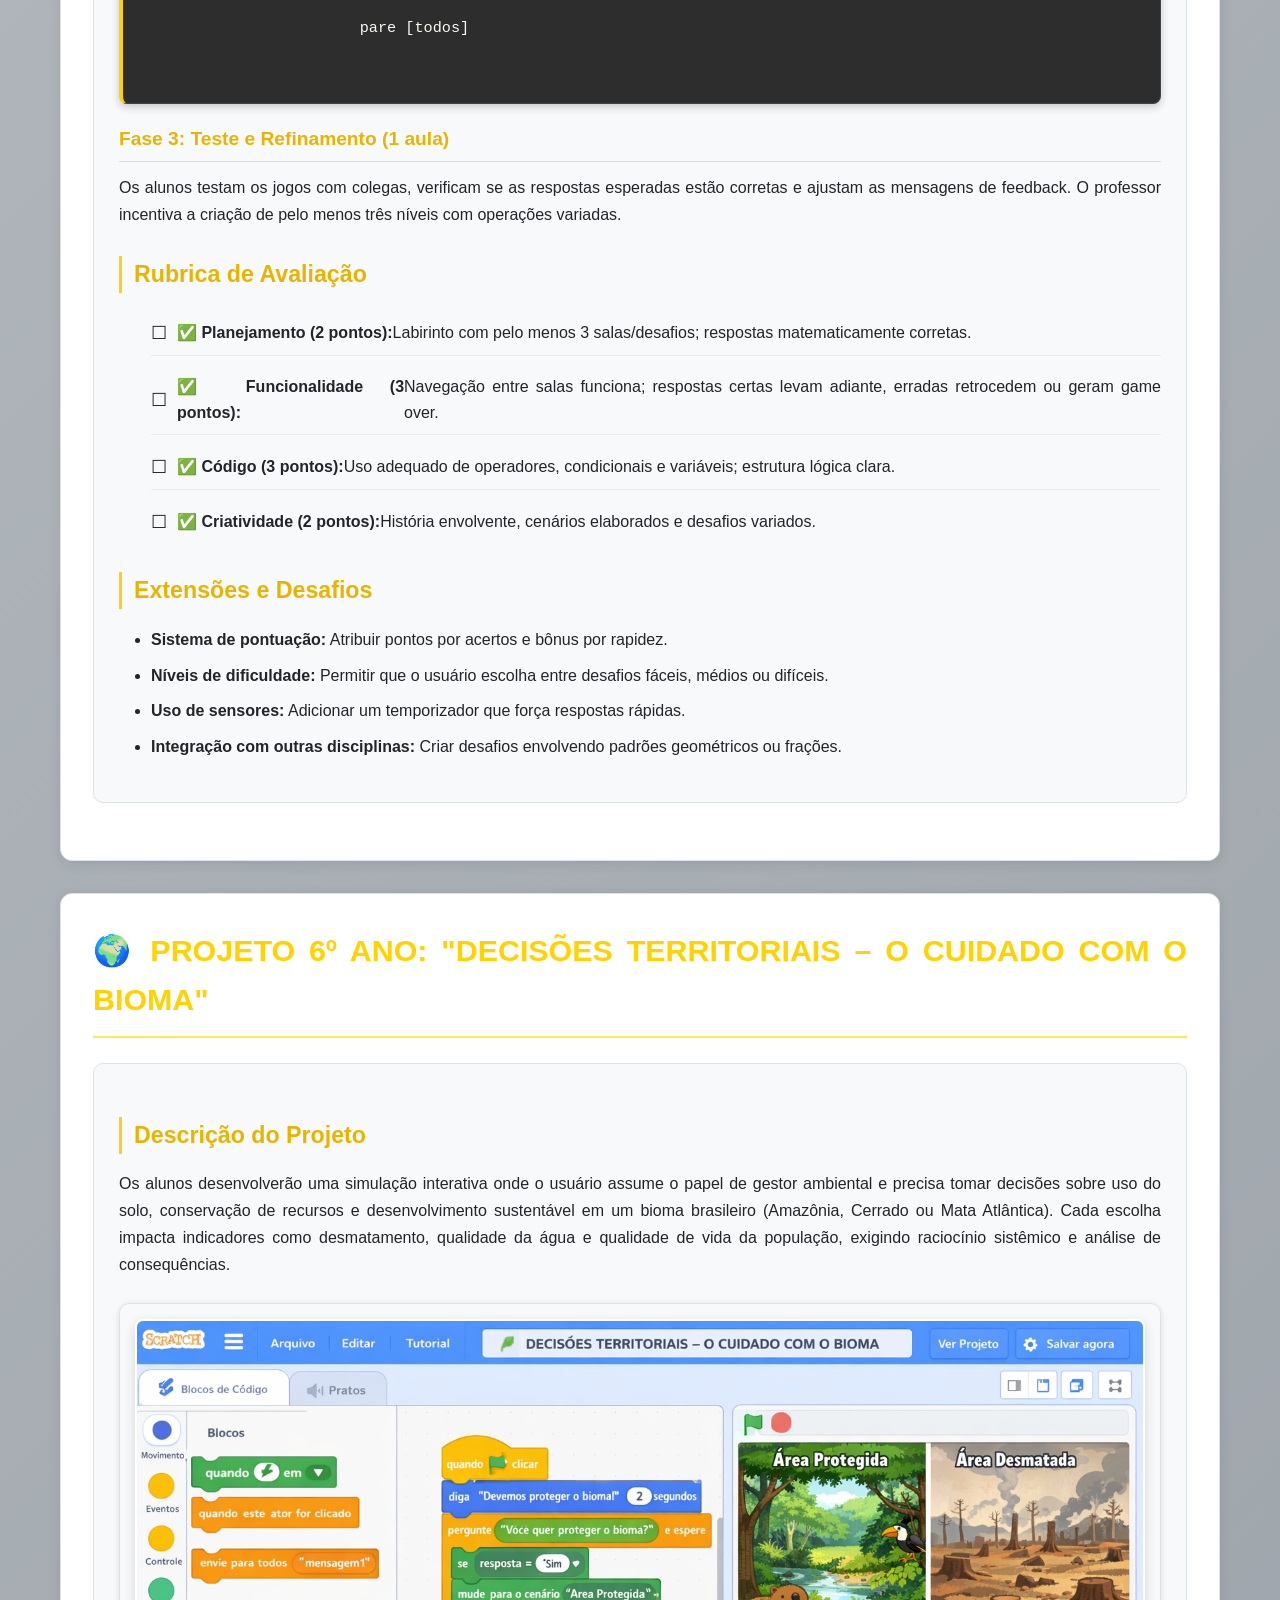
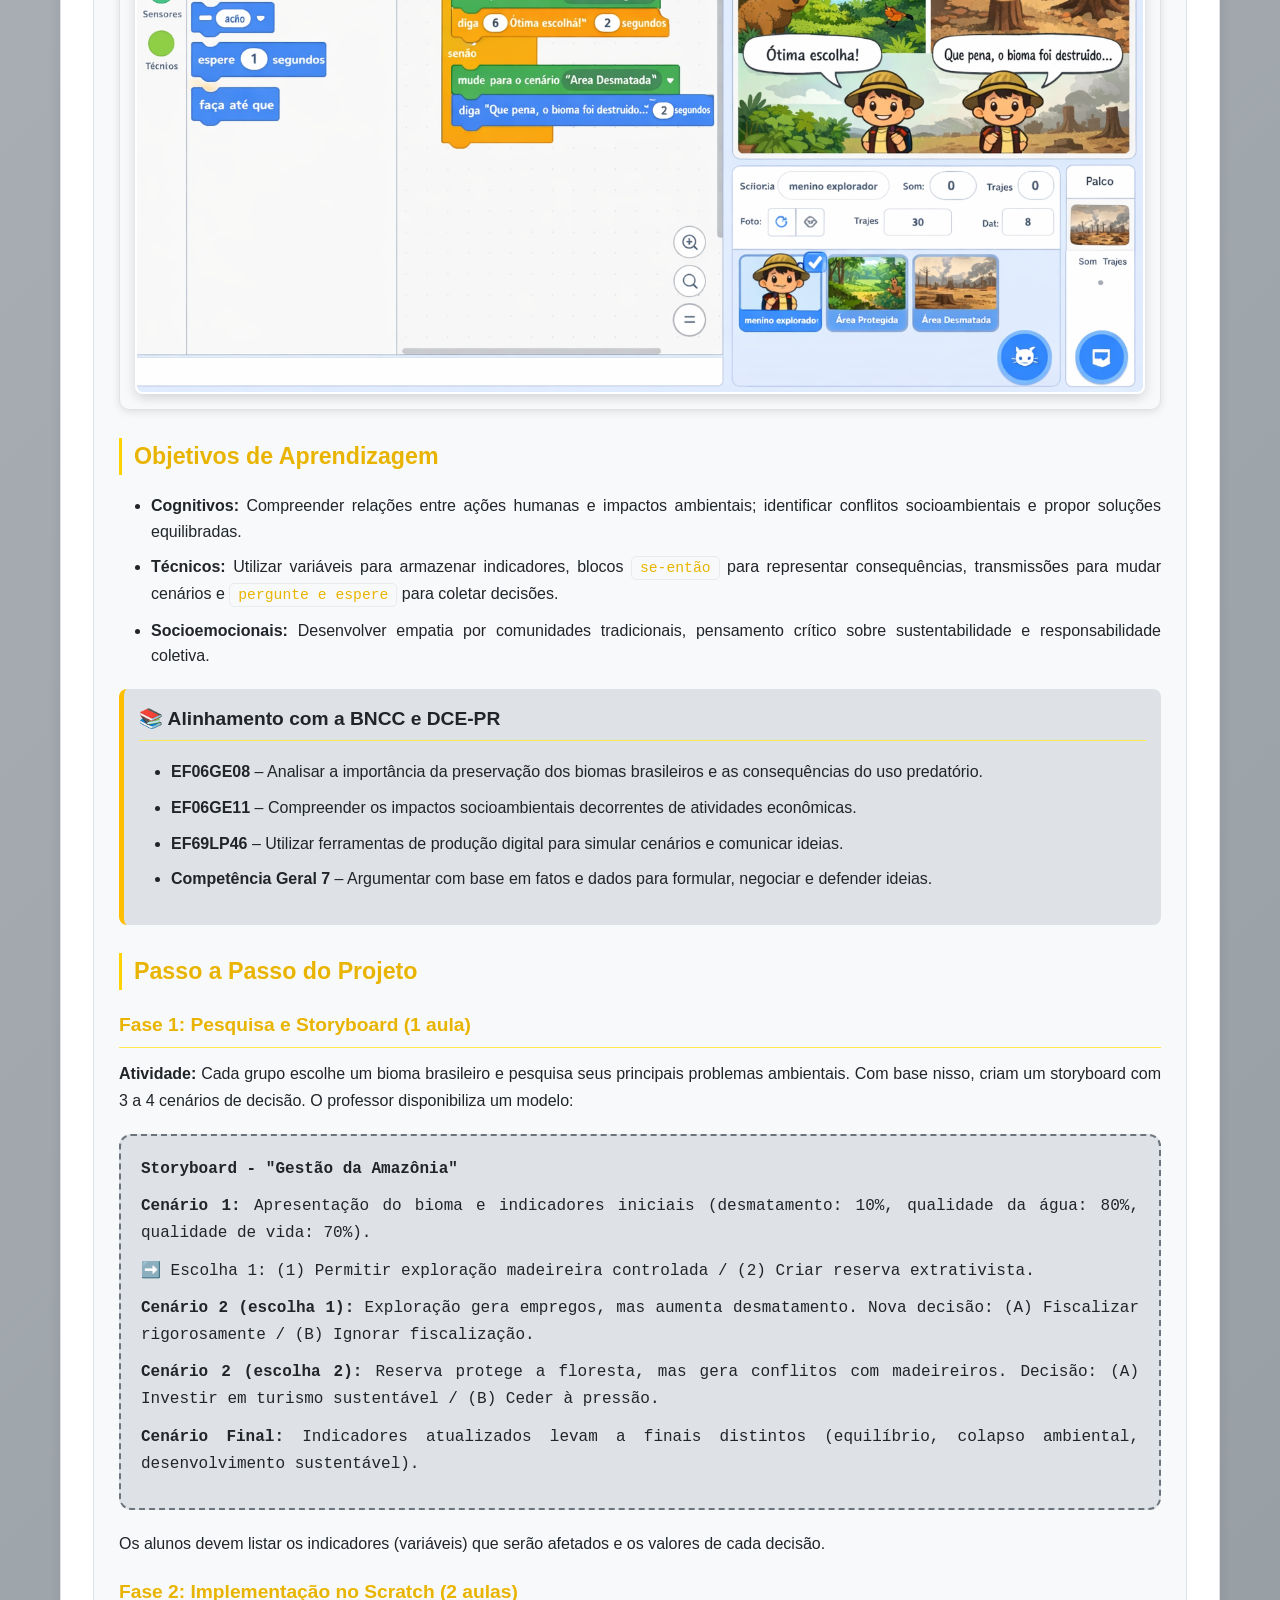
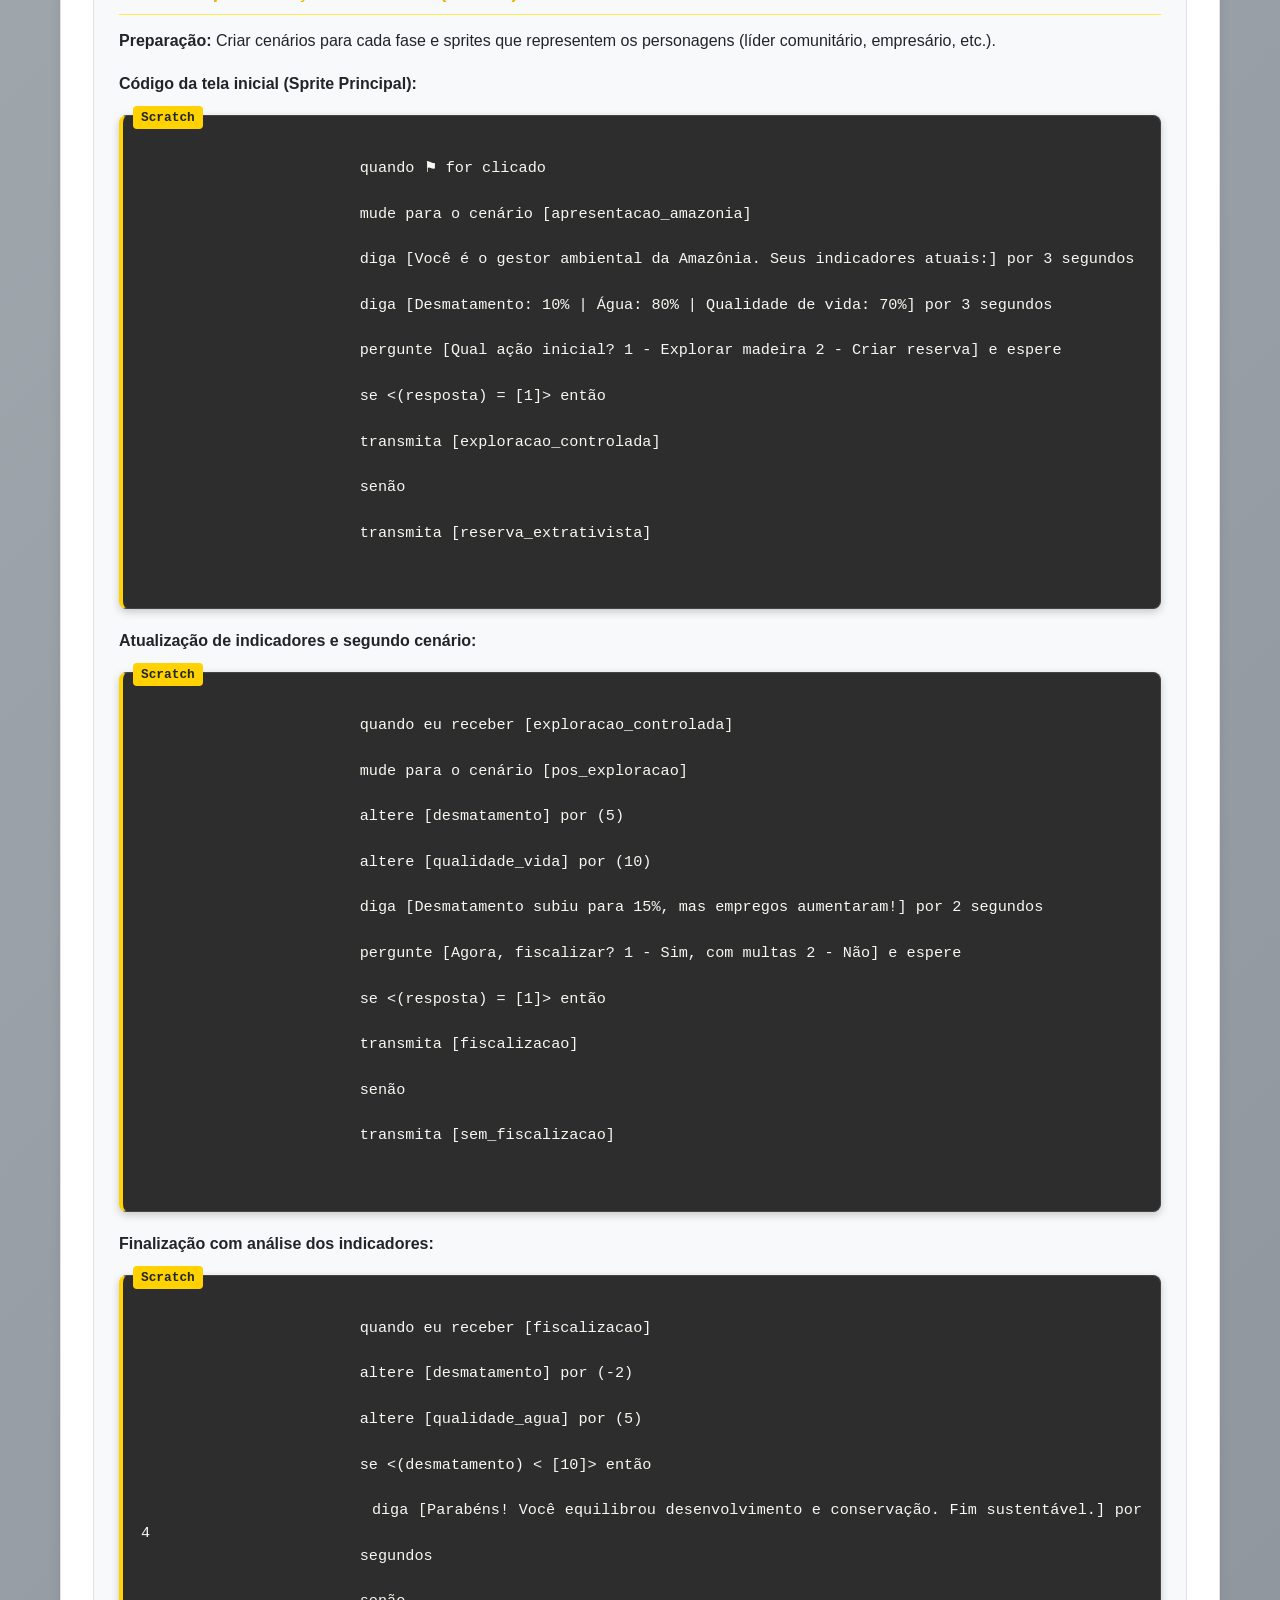
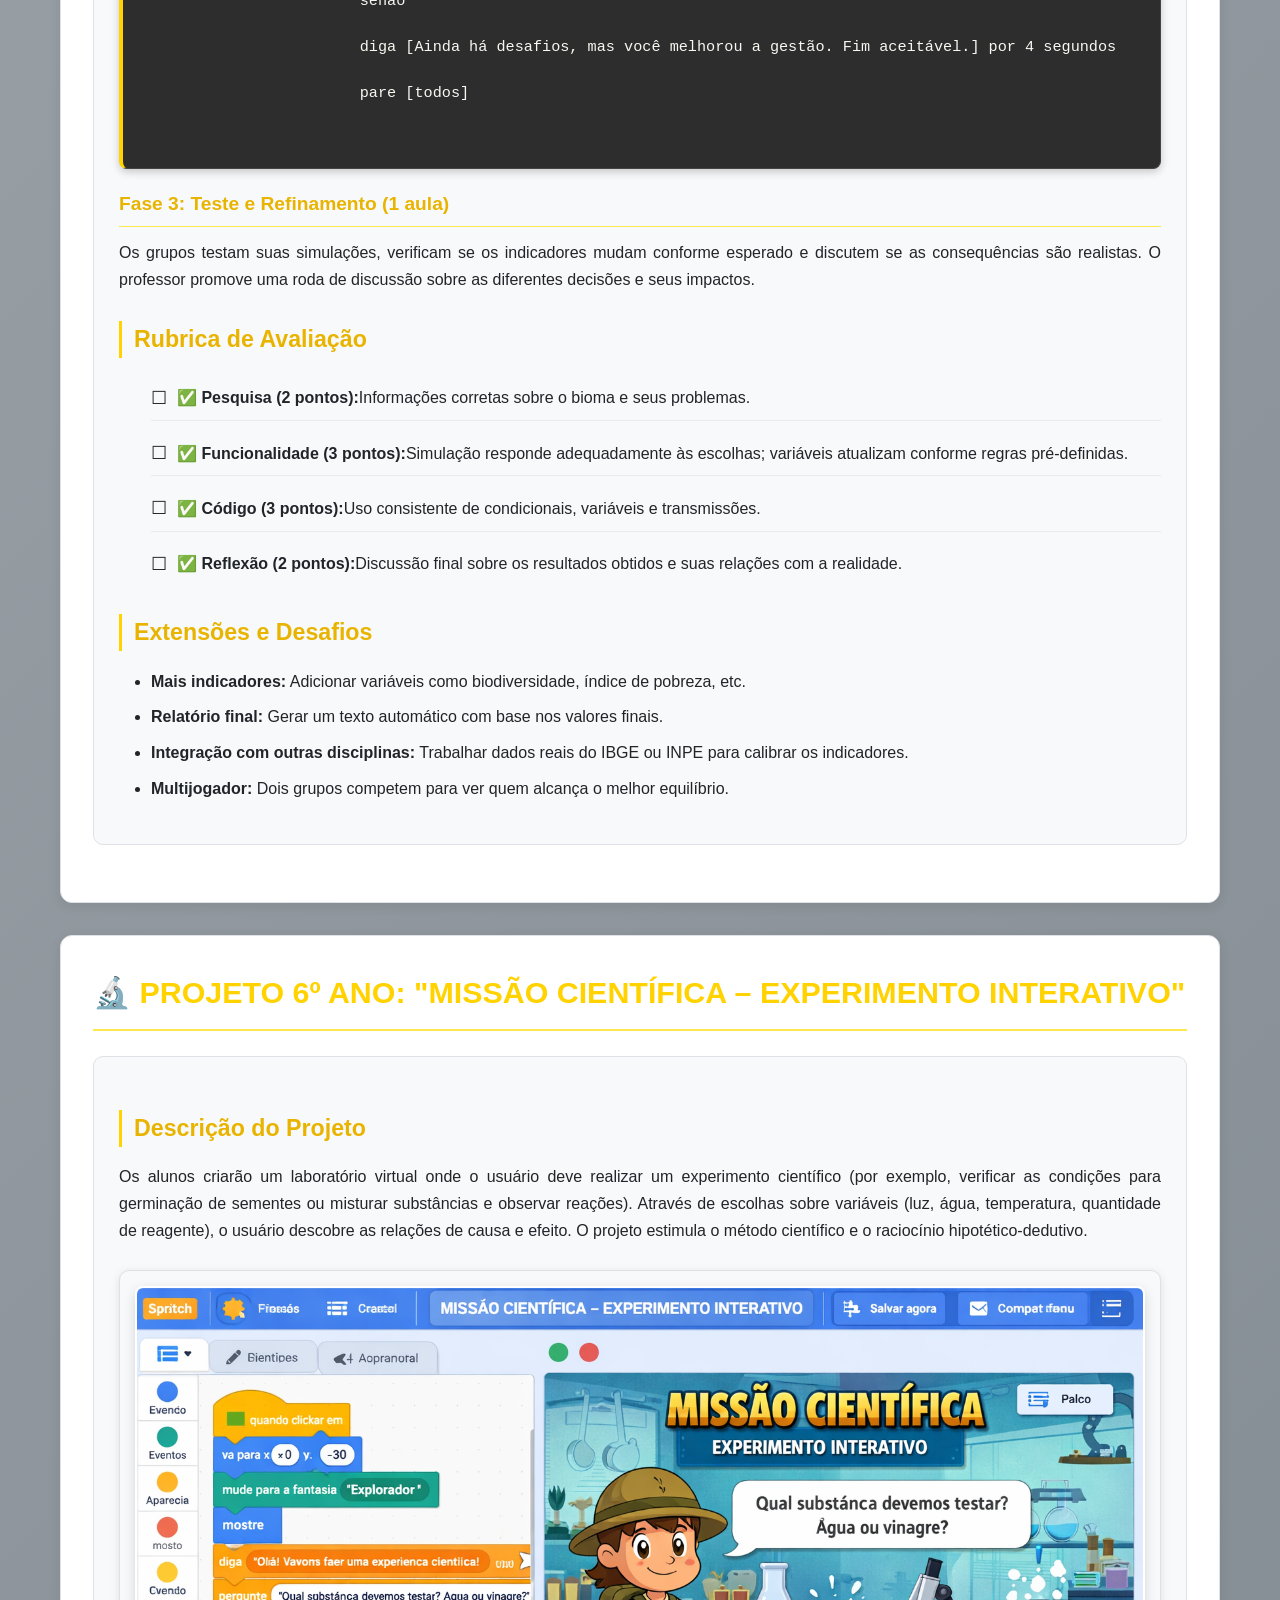
<file: pages/projetos_6_ano.html>
<!DOCTYPE html>
<!-- Declara o tipo de documento como HTML5, garantindo que o navegador interprete o conteúdo corretamente. -->

<!--
    ===================================================================
    Projetos 6º Ano: Narrativa Interativa | Scratch EF II
    ===================================================================
    Objetivo: Apresentar projetos didáticos para o 6º ano do ensino fundamental utilizando Scratch, incluindo narrativa interativa, labirinto numérico, decisões territoriais e experimento científico, com alinhamento BNCC, passo a passo, rubricas e extensões.
    Autor : Gisele Nunes, Rodrigo Barbosa
    Data  : 2026
    ===================================================================
-->

<html lang="pt-BR"> <!-- Define o idioma principal da página como português do Brasil. -->

<head> <!-- Início da seção de cabeçalho, que contém metadados e links para recursos externos. -->
    <meta charset="UTF-8">
    <!-- Define a codificação de caracteres como UTF-8, suportando acentos e caracteres especiais. -->
    <meta name="viewport" content="width=device-width, initial-scale=1.0">
    <!-- Configura a viewport para dispositivos móveis, garantindo escalonamento adequado. -->
    <title>Projetos 6º Ano: Narrativa Interativa | Scratch EF II</title> <!-- Título exibido na aba do navegador. -->
    <link rel="stylesheet" href="../assets/css/style.css">
    <!-- Vincula o arquivo CSS externo para estilização da página. -->
</head> <!-- Fim da seção de cabeçalho. -->

<body> <!-- Início do corpo da página, onde todo o conteúdo visível é inserido. -->
    <header> <!-- Seção de cabeçalho da página, contendo logotipo, título e navegação. -->
        <div class="header-top"> <!-- Div para a parte superior do cabeçalho (logo e título principal). -->
            <div class="container"> <!-- Container para centralizar e limitar a largura do conteúdo. -->
                <div class="logo-container"> <!-- Div que agrupa a imagem da logo e o nome da instituição. -->
                    <img src="../assets/images/UTFPR_logo.png" alt="UTFPR Logo" class="logo">
                    <!-- Imagem da logo da UTFPR. -->
                    <div class="institution-name"> <!-- Nome da universidade e campus. -->
                        Universidade Tecnológica Federal do Paraná<br> <!-- Linha com o nome completo. -->
                        <small>Campus Siqueira Campos</small> <!-- Informação do campus em tamanho menor. -->
                    </div>
                </div>
                <div class="header-title"> <!-- Título do material didático. -->
                    Scratch na Educação Básica<br> <!-- Linha principal. -->
                    <small>Material Didático para Professores do 6º ao 9º Ano</small> <!-- Subtítulo. -->
                </div>
            </div>
        </div>
        <div class="header-bottom"> <!-- Parte inferior do cabeçalho, contendo o menu de navegação. -->
            <div class="container">
                <nav> <!-- Elemento semântico para agrupar links de navegação. -->
                    <ul> <!-- Lista não ordenada com os itens do menu. -->
                        <li><a href="../index.html">Página Inicial</a></li> <!-- Link para a página inicial. -->
                        <li><a href="primeiros_passos.html">Primeiros Passos</a></li>
                        <!-- Link para guia de primeiros passos. -->
                        <li><a href="projetos_6_ano.html">Projetos 6º Ano</a></li>
                        <!-- Link para a página atual (projetos do 6º ano). -->
                        <li><a href="projetos_7_ano.html">Projetos 7º Ano</a></li>
                        <!-- Link para projetos do 7º ano. -->
                        <li><a href="projetos_8_ano.html">Projetos 8º Ano</a></li>
                        <!-- Link para projetos do 8º ano. -->
                        <li><a href="projetos_9_ano.html">Projetos 9º Ano</a></li>
                        <!-- Link para projetos do 9º ano. -->
                        <li><a href="planos_de_aula.html">Planos de Aula</a></li> <!-- Link para planos de aula. -->
                        <li><a href="referencias_bncc.html">Referências BNCC</a></li>
                        <!-- Link para referências da BNCC. -->
                    </ul>
                </nav>
            </div>
        </div>
    </header> <!-- Fim do cabeçalho. -->

    <main> <!-- Conteúdo principal da página. -->
        <div class="container"> <!-- Container para alinhamento e responsividade. -->
            <div class="page-header"> <!-- Cabeçalho específico da página de projetos. -->
                <h1>Projetos Didáticos - 6º Ano</h1> <!-- Título principal da página. -->
                <p class="subtitle">Narrativas Interativas: a arte de contar histórias com código</p>
                <!-- Subtítulo descritivo. -->
            </div>

            <!-- ============================================================ -->
            <!-- PROJETO PRINCIPAL: NARRATIVA INTERATIVA (A AVENTURA DA ESCOLHA) -->
            <!-- ============================================================ -->
            <div class="content-section"> <!-- Seção de conteúdo para o projeto principal. -->
                <h2>🎮 PROJETO 6º ANO: "A AVENTURA DA ESCOLHA"</h2> <!-- Título do projeto com emoji. -->

                <div class="projeto-ano"> <!-- Div específica para detalhes do projeto. -->
                    <h3>Descrição do Projeto</h3> <!-- Subtítulo. -->
                    <p>Os alunos criarão uma história interativa onde o usuário toma decisões que afetam o desenrolar da
                        narrativa. O projeto explora sequências, eventos, sincronização de diálogos e o uso de múltiplos
                        cenários. Ao final, a história deve ter pelo menos três finais diferentes.</p>
                    <!-- Parágrafo descritivo. -->

                    <div class="image-container"> <!-- Contêiner para a imagem ilustrativa. -->
                        <img src="../assets/images/a_aventura_da_escolha.png" alt="A Aventura da escolha"
                            class="content-image">
                        <!-- Imagem representativa do projeto. -->
                    </div>

                    <h3>Objetivos de Aprendizagem</h3> <!-- Subtítulo. -->
                    <ul> <!-- Lista não ordenada com objetivos. -->
                        <li><strong>Cognitivos:</strong> Desenvolver estrutura narrativa (início, meio, fim),
                            compreender relações de causa e consequência, expressar ideias através de personagens e
                            cenários.</li>
                        <li><strong>Técnicos:</strong> Utilizar blocos de eventos (<code>quando ⚑ for clicado</code>,
                            <code>quando este sprite for clicado</code>), blocos de aparência (<code>diga</code>,
                            <code>mude para o cenário</code>), blocos de controle (<code>espere</code>,
                            <code>se-então</code>) e o bloco <code>pergunte e espere</code>.
                        </li>
                        <li><strong>Socioemocionais:</strong> Trabalhar em equipe, planejar em conjunto, respeitar as
                            escolhas do usuário e avaliar as consequências das decisões.</li>
                    </ul>

                    <div class="bncc-box"> <!-- Caixa destacada para alinhamento com a BNCC e DCE-PR. -->
                        <h4>📚 Alinhamento com a BNCC e DCE-PR</h4>
                        <ul>
                            <li><strong>EF67LP19</strong> – Planejar e produzir textos digitais (histórias interativas)
                                considerando recursos hipermidiáticos.</li>
                            <li><strong>EF69LP46</strong> – Utilizar ferramentas de produção digital (Scratch) para
                                criar narrativas com múltiplas possibilidades.</li>
                            <li><strong>EF69LP47</strong> – Analisar e construir textos com escolhas que levem o leitor
                                a diferentes caminhos.</li>
                            <li><strong>Competência Geral 5</strong> – Cultura Digital: compreender, usar e criar
                                tecnologias digitais de forma crítica e significativa.</li>
                        </ul>
                    </div>

                    <h3>Passo a Passo do Projeto</h3> <!-- Subtítulo. -->

                    <h4>Fase 1: Planejamento da História (1 aula de 50 min)</h4> <!-- Etapa 1. -->
                    <p><strong>Atividade:</strong> Os alunos, em duplas ou trios, devem planejar a história usando um
                        storyboard. O professor fornece um modelo:</p>
                    <div class="storyboard"> <!-- Bloco com exemplo de storyboard. -->
                        <p><strong>Storyboard - "A Floresta Misteriosa"</strong></p>
                        <p><strong>Cena 1:</strong> Personagem principal (uma menina) está na entrada da floresta.</p>
                        <p>➡️ Escolha: (1) Entrar na floresta / (2) Voltar para casa</p>
                        <p><strong>Cena 2 (escolha 1):</strong> Dentro da floresta, encontra um animal falante.</p>
                        <p>➡️ Escolha: (1) Seguir o animal / (2) Ignorar</p>
                        <p><strong>Cena 3 (escolha 1.1):</strong> O animal leva a um tesouro → Final feliz.</p>
                        <p><strong>Cena 3 (escolha 1.2):</strong> Se perde e encontra uma cabana → Final surpresa.</p>
                        <p><strong>Cena 2 (escolha 2):</strong> Volta para casa → Final neutro.</p>
                    </div>
                    <p>Os alunos devem desenhar os cenários, listar os sprites (personagens) e escrever os diálogos para
                        cada escolha.</p>

                    <h4>Fase 2: Implementação no Scratch (2 aulas)</h4> <!-- Etapa 2. -->
                    <p><strong>Preparação:</strong> Adicionar os sprites (personagens) e os cenários conforme o
                        storyboard.</p>
                    <p><strong>Código da Cena Inicial (Sprite Principal):</strong></p>
                    <div class="scratch-code"> <!-- Bloco de código estilo Scratch (texto pré-formatado). -->
                        quando ⚑ for clicado<br>
                        mude para o cenário [cena_inicial]<br>
                        mostre<br>
                        diga [Você está na entrada da Floresta Misteriosa. O que deseja fazer?] por 4 segundos<br>
                        pergunte [1 - Entrar na floresta 2 - Voltar para casa] e espere<br>
                        se &lt;(resposta) = [1]&gt; então<br>
                        transmita [entrar_floresta]<br>
                        senão<br>
                        transmita [voltar_casa]<br>
                    </div>

                    <p><strong>Sprite do Cenário (quando a escolha é feita):</strong></p>
                    <div class="scratch-code">
                        quando eu receber [entrar_floresta]<br>
                        mude para o cenário [dentro_floresta]<br>
                        diga [Você adentra a floresta e avista um animal falante!] por 3 segundos<br>
                        pergunte [1 - Seguir o animal 2 - Ignorar] e espere<br>
                        se &lt;(resposta) = [1]&gt; então<br>
                        transmita [seguir_animal]<br>
                        senão<br>
                        transmita [ignorar_animal]<br>
                    </div>

                    <p><strong>Finais Alternativos:</strong></p>
                    <div class="scratch-code">
                        quando eu receber [seguir_animal]<br>
                        mude para o cenário [tesouro]<br>
                        diga [O animal te leva até um baú cheio de ouro! Parabéns, você encontrou o tesouro!] por 5
                        segundos<br>
                        toque o som [cheer]<br>
                        pare [todos]<br>
                        <br>
                        quando eu receber [ignorar_animal]<br>
                        mude para o cenário [perdido]<br>
                        diga [Você se perde e encontra uma cabana assombrada...] por 4 segundos<br>
                        toque o som [scream]<br>
                        diga [Fim da aventura!] por 3 segundos<br>
                        pare [todos]<br>
                        <br>
                        quando eu receber [voltar_casa]<br>
                        mude para o cenário [casa]<br>
                        diga [Você decide voltar para casa. Que pena! Talvez outro dia você tenha coragem...] por 5
                        segundos<br>
                        toque o som [crickets]<br>
                        pare [todos]<br>
                    </div>

                    <h4>Fase 3: Teste e Refinamento (1 aula)</h4> <!-- Etapa 3. -->
                    <p>Os alunos devem testar seus projetos com colegas e ajustar os tempos, os diálogos e corrigir
                        possíveis erros (debug). O professor circula pela sala oferecendo suporte e incentivando a
                        criatividade.</p>

                    <h3>Rubrica de Avaliação</h3> <!-- Critérios de avaliação. -->
                    <ul class="checklist">
                        <li><strong>✅ Planejamento (2 pontos):</strong> Storyboard completo com início, meio e fim; pelo
                            menos três finais diferentes.</li>
                        <li><strong>✅ Funcionalidade (3 pontos):</strong> Projeto executa sem erros; todas as escolhas
                            funcionam corretamente.</li>
                        <li><strong>✅ Código (3 pontos):</strong> Uso adequado de blocos de eventos, condicionais e
                            transmissões; código organizado e comentado.</li>
                        <li><strong>✅ Criatividade (2 pontos):</strong> Personagens e cenários originais; diálogos
                            envolventes; elementos surpresa.</li>
                    </ul>

                    <h3>Extensões e Desafios</h3> <!-- Sugestões de aprofundamento. -->
                    <ul>
                        <li><strong>Adicionar pontuação:</strong> Crie uma variável "pontuação" que aumenta conforme o
                            usuário faz boas escolhas.</li>
                        <li><strong>Usar o bloco de tempo:</strong> Inclua um cronômetro para que o jogador tenha um
                            tempo limite para tomar decisões.</li>
                        <li><strong>Incluir sons ambientes:</strong> Sons de floresta, suspense, etc., para tornar a
                            experiência mais imersiva.</li>
                        <li><strong>Transformar em jogo de tabuleiro:</strong> Em grupo, criar uma versão analógica com
                            cartas e dados.</li>
                    </ul>
                </div>
            </div>

            <!-- ============================================================ -->
            <!-- PROJETO MATEMÁTICA: LABIRINTO NUMÉRICO – A JORNADA DO ALGORITMO -->
            <!-- ============================================================ -->
            <div class="content-section">
                <h2>📐 PROJETO 6º ANO: "LABIRINTO NUMÉRICO – A JORNADA DO ALGORITMO"</h2>

                <div class="projeto-ano">
                    <h3>Descrição do Projeto</h3>
                    <p>Os alunos criarão um jogo interativo de labirinto onde o usuário precisa resolver desafios
                        matemáticos (operações, sequências ou lógica) para avançar. Cada porta ou encruzilhada exige a
                        resposta correta para prosseguir. O projeto trabalha raciocínio abstrato, representação de
                        algoritmos e uso de operadores aritméticos e lógicos no Scratch.</p>

                    <div class="image-container">
                        <img src="../assets/images/labirinto_numerico.png" alt="Labiribto Numerico"
                            class="content-image">
                    </div>

                    <h3>Objetivos de Aprendizagem</h3>
                    <ul>
                        <li><strong>Cognitivos:</strong> Desenvolver pensamento computacional por meio da formalização
                            de sequências e condicionais; aplicar conceitos matemáticos (adição, subtração,
                            multiplicação, divisão, múltiplos, divisores) em situações-problema.</li>
                        <li><strong>Técnicos:</strong> Utilizar blocos de operadores (<code>+</code>, <code>-</code>,
                            <code>*</code>, <code>/</code>, <code>&gt;</code>, <code>&lt;</code>, <code>=</code>),
                            variáveis, <code>se-então-senão</code>, <code>pergunte e espere</code> e eventos de
                            transmissão para navegação no labirinto.
                        </li>
                        <li><strong>Socioemocionais:</strong> Persistência na resolução de problemas, colaboração para
                            criar desafios equilibrados e responsabilidade ao testar cenários com diferentes níveis de
                            dificuldade.</li>
                    </ul>

                    <div class="bncc-box">
                        <h4>📚 Alinhamento com a BNCC e DCE-PR</h4>
                        <ul>
                            <li><strong>EF06MA05</strong> – Resolver e elaborar problemas que envolvam as ideias de
                                múltiplo e divisor.</li>
                            <li><strong>EF06MA07</strong> – Compreender e utilizar a relação entre divisibilidade e os
                                conceitos de múltiplo e divisor.</li>
                            <li><strong>EF06MA28</strong> – Interpretar e construir fluxogramas e algoritmos para
                                resolver problemas matemáticos.</li>
                            <li><strong>Competência Geral 4</strong> – Utilizar conhecimentos matemáticos para
                                compreender e atuar no mundo.</li>
                        </ul>
                    </div>

                    <h3>Passo a Passo do Projeto</h3>

                    <h4>Fase 1: Planejamento do Labirinto e Desafios (1 aula)</h4>
                    <p><strong>Atividade:</strong> Em duplas, os alunos esboçam o labirinto (mínimo 3
                        salas/encruzilhadas) e definem os desafios matemáticos para cada transição. O professor fornece
                        um modelo:</p>
                    <div class="storyboard">
                        <p><strong>Storyboard - "Labirinto do Minotauro Matemático"</strong></p>
                        <p><strong>Sala 1:</strong> Entrada do labirinto. O guardião pergunta: "Qual o resultado de 12 ×
                            7?"</p>
                        <p>➡️ Resposta correta: abre porta para Sala 2 / Errada: volta ao início.</p>
                        <p><strong>Sala 2:</strong> Encruzilhada com três caminhos. Desafio: "O número 36 é divisível
                            por quantos números? Digite a quantidade."</p>
                        <p>➡️ Acerto: abre caminho para Sala 3 / Erro: perde uma vida ou volta.</p>
                        <p><strong>Sala 3:</strong> Desafio final: "Complete a sequência: 2, 6, 12, 20, __" (resposta
                            30).</p>
                        <p>➡️ Sucesso: saída do labirinto e mensagem de vitória.</p>
                    </div>
                    <p>Os alunos devem listar os sprites (personagem, portas, placas) e os valores das respostas
                        esperadas.</p>

                    <h4>Fase 2: Implementação no Scratch (2 aulas)</h4>
                    <p><strong>Preparação:</strong> Criar cenários para cada sala e o personagem principal (pode ser um
                        ponto ou sprite que se movimenta). Usar variáveis para vidas ou pontuação.</p>
                    <p><strong>Código da Sala 1 (personagem principal):</strong></p>
                    <div class="scratch-code">
                        quando ⚑ for clicado<br>
                        mude para o cenário [sala1]<br>
                        pergunte [Qual o resultado de 12 × 7?] e espere<br>
                        se &lt;(resposta) = [84]&gt; então<br>
                        transmita [abrir_porta2]<br>
                        senão<br>
                        diga [Resposta errada! Tente novamente.] por 2 segundos<br>
                        transmita [voltar_inicio]<br>
                    </div>

                    <p><strong>Recepção da transmissão (mudança de sala):</strong></p>
                    <div class="scratch-code">
                        quando eu receber [abrir_porta2]<br>
                        mude para o cenário [sala2]<br>
                        pergunte [O número 36 é divisível por quantos números?] e espere<br>
                        se &lt;(resposta) = [9]&gt; então<br>
                        transmita [abrir_porta3]<br>
                        senão<br>
                        diga [Errou! Você perde uma vida.] por 2 segundos<br>
                        altere [vidas] por (-1)<br>
                        se &lt;(vidas) = [0]&gt; então<br>
                        transmita [game_over]<br>
                    </div>

                    <p><strong>Finalização e mensagem de vitória:</strong></p>
                    <div class="scratch-code">
                        quando eu receber [abrir_porta3]<br>
                        mude para o cenário [sala3]<br>
                        pergunte [Complete a sequência: 2, 6, 12, 20, __] e espere<br>
                        se &lt;(resposta) = [30]&gt; então<br>
                        mude para o cenário [saida]<br>
                        diga [Parabéns! Você escapou do labirinto matemático!] por 4 segundos<br>
                        pare [todos]<br>
                        senão<br>
                        diga [Fim da jornada...] por 2 segundos<br>
                        pare [todos]<br>
                    </div>

                    <h4>Fase 3: Teste e Refinamento (1 aula)</h4>
                    <p>Os alunos testam os jogos com colegas, verificam se as respostas esperadas estão corretas e
                        ajustam as mensagens de feedback. O professor incentiva a criação de pelo menos três níveis com
                        operações variadas.</p>

                    <h3>Rubrica de Avaliação</h3>
                    <ul class="checklist">
                        <li><strong>✅ Planejamento (2 pontos):</strong> Labirinto com pelo menos 3 salas/desafios;
                            respostas matematicamente corretas.</li>
                        <li><strong>✅ Funcionalidade (3 pontos):</strong> Navegação entre salas funciona; respostas
                            certas levam adiante, erradas retrocedem ou geram game over.</li>
                        <li><strong>✅ Código (3 pontos):</strong> Uso adequado de operadores, condicionais e variáveis;
                            estrutura lógica clara.</li>
                        <li><strong>✅ Criatividade (2 pontos):</strong> História envolvente, cenários elaborados e
                            desafios variados.</li>
                    </ul>

                    <h3>Extensões e Desafios</h3>
                    <ul>
                        <li><strong>Sistema de pontuação:</strong> Atribuir pontos por acertos e bônus por rapidez.</li>
                        <li><strong>Níveis de dificuldade:</strong> Permitir que o usuário escolha entre desafios
                            fáceis, médios ou difíceis.</li>
                        <li><strong>Uso de sensores:</strong> Adicionar um temporizador que força respostas rápidas.
                        </li>
                        <li><strong>Integração com outras disciplinas:</strong> Criar desafios envolvendo padrões
                            geométricos ou frações.</li>
                    </ul>
                </div>
            </div>

            <!-- ============================================================ -->
            <!-- PROJETO GEOGRAFIA: DECISÕES TERRITORIAIS – O CUIDADO COM O BIOMA -->
            <!-- ============================================================ -->
            <div class="content-section">
                <h2>🌍 PROJETO 6º ANO: "DECISÕES TERRITORIAIS – O CUIDADO COM O BIOMA"</h2>

                <div class="projeto-ano">
                    <h3>Descrição do Projeto</h3>
                    <p>Os alunos desenvolverão uma simulação interativa onde o usuário assume o papel de gestor
                        ambiental e precisa tomar decisões sobre uso do solo, conservação de recursos e desenvolvimento
                        sustentável em um bioma brasileiro (Amazônia, Cerrado ou Mata Atlântica). Cada escolha impacta
                        indicadores como desmatamento, qualidade da água e qualidade de vida da população, exigindo
                        raciocínio sistêmico e análise de consequências.</p>

                    <div class="image-container">
                        <img src="../assets/images/decisoes_territoriais.png" alt="decisoes Territoriais"
                            class="content-image">
                    </div>

                    <h3>Objetivos de Aprendizagem</h3>
                    <ul>
                        <li><strong>Cognitivos:</strong> Compreender relações entre ações humanas e impactos ambientais;
                            identificar conflitos socioambientais e propor soluções equilibradas.</li>
                        <li><strong>Técnicos:</strong> Utilizar variáveis para armazenar indicadores, blocos
                            <code>se-então</code> para representar consequências, transmissões para mudar cenários e
                            <code>pergunte e espere</code> para coletar decisões.
                        </li>
                        <li><strong>Socioemocionais:</strong> Desenvolver empatia por comunidades tradicionais,
                            pensamento crítico sobre sustentabilidade e responsabilidade coletiva.</li>
                    </ul>

                    <div class="bncc-box">
                        <h4>📚 Alinhamento com a BNCC e DCE-PR</h4>
                        <ul>
                            <li><strong>EF06GE08</strong> – Analisar a importância da preservação dos biomas brasileiros
                                e as consequências do uso predatório.</li>
                            <li><strong>EF06GE11</strong> – Compreender os impactos socioambientais decorrentes de
                                atividades econômicas.</li>
                            <li><strong>EF69LP46</strong> – Utilizar ferramentas de produção digital para simular
                                cenários e comunicar ideias.</li>
                            <li><strong>Competência Geral 7</strong> – Argumentar com base em fatos e dados para
                                formular, negociar e defender ideias.</li>
                        </ul>
                    </div>

                    <h3>Passo a Passo do Projeto</h3>

                    <h4>Fase 1: Pesquisa e Storyboard (1 aula)</h4>
                    <p><strong>Atividade:</strong> Cada grupo escolhe um bioma brasileiro e pesquisa seus principais
                        problemas ambientais. Com base nisso, criam um storyboard com 3 a 4 cenários de decisão. O
                        professor disponibiliza um modelo:</p>
                    <div class="storyboard">
                        <p><strong>Storyboard - "Gestão da Amazônia"</strong></p>
                        <p><strong>Cenário 1:</strong> Apresentação do bioma e indicadores iniciais (desmatamento: 10%,
                            qualidade da água: 80%, qualidade de vida: 70%).</p>
                        <p>➡️ Escolha 1: (1) Permitir exploração madeireira controlada / (2) Criar reserva extrativista.
                        </p>
                        <p><strong>Cenário 2 (escolha 1):</strong> Exploração gera empregos, mas aumenta desmatamento.
                            Nova decisão: (A) Fiscalizar rigorosamente / (B) Ignorar fiscalização.</p>
                        <p><strong>Cenário 2 (escolha 2):</strong> Reserva protege a floresta, mas gera conflitos com
                            madeireiros. Decisão: (A) Investir em turismo sustentável / (B) Ceder à pressão.</p>
                        <p><strong>Cenário Final:</strong> Indicadores atualizados levam a finais distintos (equilíbrio,
                            colapso ambiental, desenvolvimento sustentável).</p>
                    </div>
                    <p>Os alunos devem listar os indicadores (variáveis) que serão afetados e os valores de cada
                        decisão.</p>

                    <h4>Fase 2: Implementação no Scratch (2 aulas)</h4>
                    <p><strong>Preparação:</strong> Criar cenários para cada fase e sprites que representem os
                        personagens (líder comunitário, empresário, etc.).</p>
                    <p><strong>Código da tela inicial (Sprite Principal):</strong></p>
                    <div class="scratch-code">
                        quando ⚑ for clicado<br>
                        mude para o cenário [apresentacao_amazonia]<br>
                        diga [Você é o gestor ambiental da Amazônia. Seus indicadores atuais:] por 3 segundos<br>
                        diga [Desmatamento: 10% | Água: 80% | Qualidade de vida: 70%] por 3 segundos<br>
                        pergunte [Qual ação inicial? 1 - Explorar madeira 2 - Criar reserva] e espere<br>
                        se &lt;(resposta) = [1]&gt; então<br>
                        transmita [exploracao_controlada]<br>
                        senão<br>
                        transmita [reserva_extrativista]<br>
                    </div>

                    <p><strong>Atualização de indicadores e segundo cenário:</strong></p>
                    <div class="scratch-code">
                        quando eu receber [exploracao_controlada]<br>
                        mude para o cenário [pos_exploracao]<br>
                        altere [desmatamento] por (5)<br>
                        altere [qualidade_vida] por (10)<br>
                        diga [Desmatamento subiu para 15%, mas empregos aumentaram!] por 2 segundos<br>
                        pergunte [Agora, fiscalizar? 1 - Sim, com multas 2 - Não] e espere<br>
                        se &lt;(resposta) = [1]&gt; então<br>
                        transmita [fiscalizacao]<br>
                        senão<br>
                        transmita [sem_fiscalizacao]<br>
                    </div>

                    <p><strong>Finalização com análise dos indicadores:</strong></p>
                    <div class="scratch-code">
                        quando eu receber [fiscalizacao]<br>
                        altere [desmatamento] por (-2)<br>
                        altere [qualidade_agua] por (5)<br>
                        se &lt;(desmatamento) &lt; [10]&gt; então<br>
                        diga [Parabéns! Você equilibrou desenvolvimento e conservação. Fim sustentável.] por 4
                        segundos<br>
                        senão<br>
                        diga [Ainda há desafios, mas você melhorou a gestão. Fim aceitável.] por 4 segundos<br>
                        pare [todos]<br>
                    </div>

                    <h4>Fase 3: Teste e Refinamento (1 aula)</h4>
                    <p>Os grupos testam suas simulações, verificam se os indicadores mudam conforme esperado e discutem
                        se as consequências são realistas. O professor promove uma roda de discussão sobre as diferentes
                        decisões e seus impactos.</p>

                    <h3>Rubrica de Avaliação</h3>
                    <ul class="checklist">
                        <li><strong>✅ Pesquisa (2 pontos):</strong> Informações corretas sobre o bioma e seus problemas.
                        </li>
                        <li><strong>✅ Funcionalidade (3 pontos):</strong> Simulação responde adequadamente às escolhas;
                            variáveis atualizam conforme regras pré-definidas.</li>
                        <li><strong>✅ Código (3 pontos):</strong> Uso consistente de condicionais, variáveis e
                            transmissões.</li>
                        <li><strong>✅ Reflexão (2 pontos):</strong> Discussão final sobre os resultados obtidos e suas
                            relações com a realidade.</li>
                    </ul>

                    <h3>Extensões e Desafios</h3>
                    <ul>
                        <li><strong>Mais indicadores:</strong> Adicionar variáveis como biodiversidade, índice de
                            pobreza, etc.</li>
                        <li><strong>Relatório final:</strong> Gerar um texto automático com base nos valores finais.
                        </li>
                        <li><strong>Integração com outras disciplinas:</strong> Trabalhar dados reais do IBGE ou INPE
                            para calibrar os indicadores.</li>
                        <li><strong>Multijogador:</strong> Dois grupos competem para ver quem alcança o melhor
                            equilíbrio.</li>
                    </ul>
                </div>
            </div>

            <!-- ============================================================ -->
            <!-- PROJETO CIÊNCIAS: MISSÃO CIENTÍFICA – EXPERIMENTO INTERATIVO -->
            <!-- ============================================================ -->
            <div class="content-section">
                <h2>🔬 PROJETO 6º ANO: "MISSÃO CIENTÍFICA – EXPERIMENTO INTERATIVO"</h2>

                <div class="projeto-ano">
                    <h3>Descrição do Projeto</h3>
                    <p>Os alunos criarão um laboratório virtual onde o usuário deve realizar um experimento científico
                        (por exemplo, verificar as condições para germinação de sementes ou misturar substâncias e
                        observar reações). Através de escolhas sobre variáveis (luz, água, temperatura, quantidade de
                        reagente), o usuário descobre as relações de causa e efeito. O projeto estimula o método
                        científico e o raciocínio hipotético-dedutivo.</p>

                    <div class="image-container">
                        <img src="../assets/images/missao_cientifica.png" alt="Missao Cientifica" class="content-image">
                    </div>

                    <h3>Objetivos de Aprendizagem</h3>
                    <ul>
                        <li><strong>Cognitivos:</strong> Formular hipóteses, identificar variáveis controladas e
                            dependentes, analisar resultados experimentais e tirar conclusões.</li>
                        <li><strong>Técnicos:</strong> Utilizar variáveis para representar parâmetros experimentais,
                            condicionais para verificar hipóteses, operadores lógicos e <code>pergunte e espere</code>
                            para coletar escolhas.</li>
                        <li><strong>Socioemocionais:</strong> Desenvolver curiosidade científica, persistência na
                            tentativa e erro, e comunicação de resultados.</li>
                    </ul>

                    <div class="bncc-box">
                        <h4>📚 Alinhamento com a BNCC e DCE-PR</h4>
                        <ul>
                            <li><strong>EF06CI01</strong> – Investigar e classificar diferentes formas de reprodução e
                                crescimento de plantas.</li>
                            <li><strong>EF06CI04</strong> – Planejar e realizar experimentos que evidenciem fatores que
                                influenciam a germinação.</li>
                            <li><strong>EF06CI06</strong> – Analisar e descrever fenômenos físicos e químicos em
                                situações cotidianas.</li>
                            <li><strong>Competência Geral 2</strong> – Exercitar a curiosidade intelectual e utilizar as
                                ciências para compreender o mundo.</li>
                        </ul>
                    </div>

                    <h3>Passo a Passo do Projeto</h3>

                    <h4>Fase 1: Planejamento do Experimento (1 aula)</h4>
                    <p><strong>Atividade:</strong> Cada grupo escolhe um fenômeno científico (ex.: germinação de feijão,
                        dissolução de açúcar, reação de bicarbonato com vinagre). Elaboram um roteiro onde o usuário
                        pode escolher os valores das variáveis (ex.: quantidade de água, luz, temperatura). Definem qual
                        será o resultado para cada combinação.</p>
                    <div class="storyboard">
                        <p><strong>Storyboard - "Germinação do Feijão"</strong></p>
                        <p><strong>Fase 1 – Escolha das condições:</strong></p>
                        <p>➡️ Variável 1: Água (0 = sem água, 1 = pouca, 2 = ideal, 3 = encharcada)</p>
                        <p>➡️ Variável 2: Luz (0 = escuro total, 1 = luz indireta, 2 = luz direta)</p>
                        <p>➡️ Variável 3: Temperatura (0 = frio, 1 = ambiente, 2 = quente)</p>
                        <p><strong>Fase 2 – Resultado:</strong> O programa avalia as variáveis e mostra:</p>
                        <p>- "Germinação perfeita!" (água=2, luz=1, temp=1)</p>
                        <p>- "Não germinou – falta água"</p>
                        <p>- "Apodreceu – excesso de água"</p>
                        <p>- "Não germinou – temperatura inadequada"</p>
                    </div>
                    <p>Os alunos devem listar todas as combinações possíveis e os respectivos feedbacks.</p>

                    <h4>Fase 2: Implementação no Scratch (2 aulas)</h4>
                    <p><strong>Preparação:</strong> Criar cenários que representem o ambiente do experimento. Usar
                        variáveis para armazenar as escolhas.</p>
                    <p><strong>Código principal (Sprite do experimento):</strong></p>
                    <div class="scratch-code">
                        quando ⚑ for clicado<br>
                        mude para o cenário [laboratorio]<br>
                        pergunte [Quantidade de água? 0=nenhuma, 1=pouca, 2=ideal, 3=encharcada] e espere<br>
                        altere [agua] para (resposta)<br>
                        pergunte [Luz? 0=escuro, 1=indireta, 2=direta] e espere<br>
                        altere [luz] para (resposta)<br>
                        pergunte [Temperatura? 0=frio, 1=ambiente, 2=quente] e espere<br>
                        altere [temp] para (resposta)<br>
                        transmita [avaliar_germinacao]<br>
                    </div>

                    <p><strong>Avaliação das condições (usando condicionais aninhadas):</strong></p>
                    <div class="scratch-code">
                        quando eu receber [avaliar_germinacao]<br>
                        se &lt;(agua) = [2]&gt; e &lt;(luz) = [1]&gt; e &lt;(temp) = [1]&gt; então<br>
                        diga [Germinação perfeita! Planta saudável.] por 3 segundos<br>
                        senão<br>
                        se &lt;(agua) = [0]&gt; então<br>
                        diga [Não germinou – falta água.] por 3 segundos<br>
                        senão<br>
                        se &lt;(agua) = [3]&gt; então<br>
                        diga [Apodreceu – excesso de água.] por 3 segundos<br>
                        senão<br>
                        se &lt;(luz) = [0]&gt; ou &lt;(luz) = [2]&gt; então<br>
                        diga [Não germinou – luz inadequada.] por 3 segundos<br>
                        senão<br>
                        se &lt;(temp) = [0]&gt; ou &lt;(temp) = [2]&gt; então<br>
                        diga [Não germinou – temperatura inadequada.] por 3 segundos<br>
                        senão<br>
                        diga [Condições ruins. Tente novamente!] por 3 segundos<br>
                    </div>

                    <h4>Fase 3: Teste e Refinamento (1 aula)</h4>
                    <p>Os alunos testam todas as combinações possíveis e verificam se os feedbacks estão corretos.
                        Discutem a importância de controlar variáveis em experimentos reais. Podem aprimorar o projeto
                        com gráficos ou animações que ilustrem o resultado.</p>

                    <h3>Rubrica de Avaliação</h3>
                    <ul class="checklist">
                        <li><strong>✅ Planejamento (2 pontos):</strong> Roteiro científico claro, com definição das
                            variáveis e resultados esperados.</li>
                        <li><strong>✅ Funcionalidade (3 pontos):</strong> O programa responde corretamente para todas as
                            combinações de entrada; feedbacks condizem com o conhecimento científico.</li>
                        <li><strong>✅ Código (3 pontos):</strong> Uso adequado de condicionais, operadores lógicos e
                            variáveis; código comentado.</li>
                        <li><strong>✅ Criatividade e apresentação (2 pontos):</strong> Interface amigável, uso de
                            sons/imagens e explicação do método científico.</li>
                    </ul>

                    <h3>Extensões e Desafios</h3>
                    <ul>
                        <li><strong>Mais variáveis:</strong> Incluir pH do solo, tipo de solo, etc.</li>
                        <li><strong>Registro de tentativas:</strong> Criar um diário de bordo que armazena hipóteses e
                            resultados.</li>
                        <li><strong>Níveis de experimentação:</strong> Permitir que o usuário faça múltiplos
                            experimentos e veja gráficos.</li>
                        <li><strong>Integração com ciências:</strong> Simular um experimento sobre cadeia alimentar ou
                            reciclagem.</li>
                    </ul>
                </div>
            </div>

            <!-- ============================================================ -->
            <!-- OUTROS PROJETOS PARA 6º ANO (SUGESTÕES) -->
            <!-- ============================================================ -->
            <div class="content-section">
                <h2>Outras Ideias de Projetos para o 6º Ano</h2>
                <div class="card-grid">
                    <div class="nav-card">
                        <h3>Diário de Bordo</h3>
                        <p>O aluno cria um diário interativo onde cada dia representa uma nova cena. Pode incluir
                            efeitos sonoros e mudanças de cenário conforme o “tempo” passa.</p>
                    </div>
                    <div class="nav-card">
                        <h3>Conto Coletivo</h3>
                        <p>Em grupo, cada aluno programa um pedaço da história e usa transmissões para conectar as
                            partes, formando um conto colaborativo.</p>
                    </div>
                    <div class="nav-card">
                        <h3>Adaptação de Fábula</h3>
                        <p>Escolher uma fábula conhecida (A Cigarra e a Formiga, A Raposa e as Uvas) e criar uma versão
                            interativa onde o leitor pode escolher o comportamento dos personagens.</p>
                    </div>
                </div>
            </div>

            <!-- ============================================================ -->
            <!-- MATERIAL DE APOIO AO PROFESSOR -->
            <!-- ============================================================ -->
            <div class="content-section">
                <h2>Material de Apoio para o Professor</h2>
                <div class="info-box">
                    <h4>📌 Dicas para Gerenciar a Atividade</h4>
                    <ul>
                        <li><strong>Formação de duplas:</strong> Incentive a programação em pares (um escreve, outro
                            observa e sugere).</li>
                        <li><strong>Checklist de verificação:</strong> Forneça uma lista com os elementos obrigatórios
                            (mínimo de 3 finais, uso de pelo menos 2 cenários, etc.).</li>
                        <li><strong>Roda de apresentação:</strong> Reserve 15 minutos finais para que alguns grupos
                            apresentem suas histórias, compartilhando as decisões de design.</li>
                    </ul>
                </div>
                <div class="info-box">
                    <h4>📚 Sugestões de Leitura para os Alunos</h4>
                    <ul>
                        <li><em>“Escolha sua própria aventura”</em> – livros interativos que inspiram o formato.</li>
                        <li><em>“O jogo da vida”</em> – discussão sobre como escolhas afetam o rumo da narrativa.</li>
                    </ul>
                </div>
            </div>

            <!-- ============================================================ -->
            <!-- NAVEGAÇÃO ADICIONAL (LINKS PARA OUTRAS PÁGINAS) -->
            <!-- ============================================================ -->
            <div class="content-section">
                <h2>Navegação</h2>
                <div class="card-grid">
                    <a href="primeiros_passos.html" class="nav-card">
                        <h3>Primeiros Passos</h3>
                        <p>Guia Completo para Professores – do Básico ao Avançado
                        </p>
                    </a>
                    <a href="../index.html" class="nav-card">
                        <h3>Página Inicial</h3>
                        <p>Voltar à cartilha principal</p>
                    </a>
                    <a href="projetos_7_ano.html" class="nav-card">
                        <h3>Projetos 7º Ano</h3>
                        <p>Jogos de Perguntas e Respostas</p>
                    </a>
                </div>
            </div>
        </div> <!-- Fim do container principal. -->
    </main> <!-- Fim do conteúdo principal. -->

    <footer> <!-- Rodapé da página. -->
        <div class="container">
            <div class="footer-content"> <!-- Div que organiza as seções do rodapé. -->
                <div class="footer-section"> <!-- Seção sobre a universidade. -->
                    <h3>UTFPR - Campus Siqueira Campos</h3>
                    <p>Universidade Tecnológica Federal do Paraná</p>
                    <p>Departamento de Computação</p>
                </div>
                <div class="footer-section"> <!-- Seção com links para recursos Scratch. -->
                    <h3>Recursos Scratch</h3>
                    <ul>
                        <li><a href="https://scratch.mit.edu" target="_blank" rel="noopener noreferrer">Site Oficial do
                                Scratch</a></li>
                        <li><a href="https://scratch.mit.edu/educators" target="_blank" rel="noopener noreferrer">Para
                                Educadores</a></li>
                        <li><a href="https://scratch.mit.edu/parents" target="_blank" rel="noopener noreferrer">Para
                                Pais</a></li>
                    </ul>
                </div>
                <div class="footer-section"> <!-- Seção de contato com e-mails dos autores. -->
                    <h3>Contato</h3>
                    <p>Email: giseleacn@gmail.com</p>
                    <p>Email: barbosa.rodrigo.1979@gmail.com</p>
                </div>
            </div>
            <div class="copyright"> <!-- Direitos autorais. -->
                &copy; 2026 UTFPR - Desenvolvido por Gisele Nunes e Rodrigo Barbosa. Todos os direitos reservados.
            </div>
        </div>
    </footer> <!-- Fim do rodapé. -->

    <button class="theme-toggle" id="themeToggle" aria-pressed="false"
        aria-label="Alternar tema claro e escuro">🌙</button> <!-- Botão para alternar entre tema claro/escuro. -->
    <script src="../assets/js/script.js"></script>
    <!-- Inclusão do arquivo JavaScript para funcionalidades interativas. -->
</body> <!-- Fim do corpo da página. -->

</html> <!-- Fim do documento HTML. -->
</file>
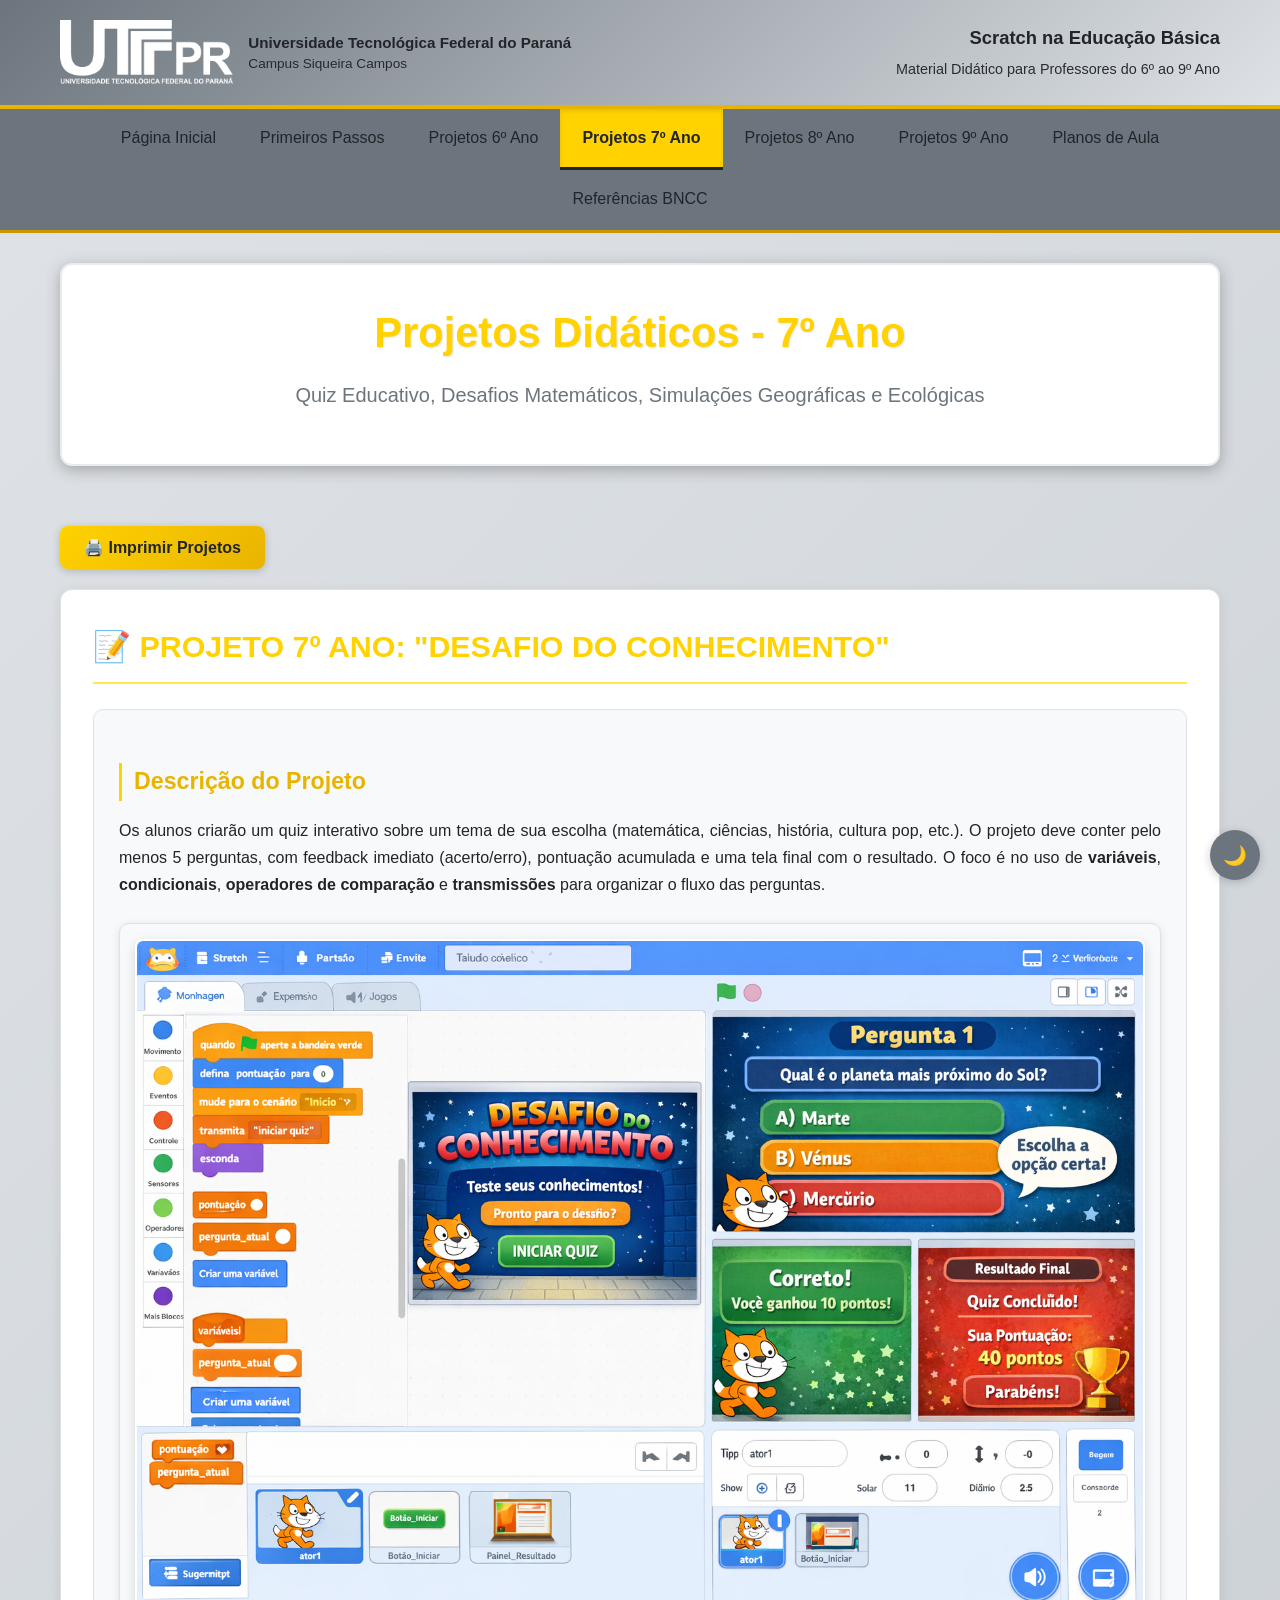
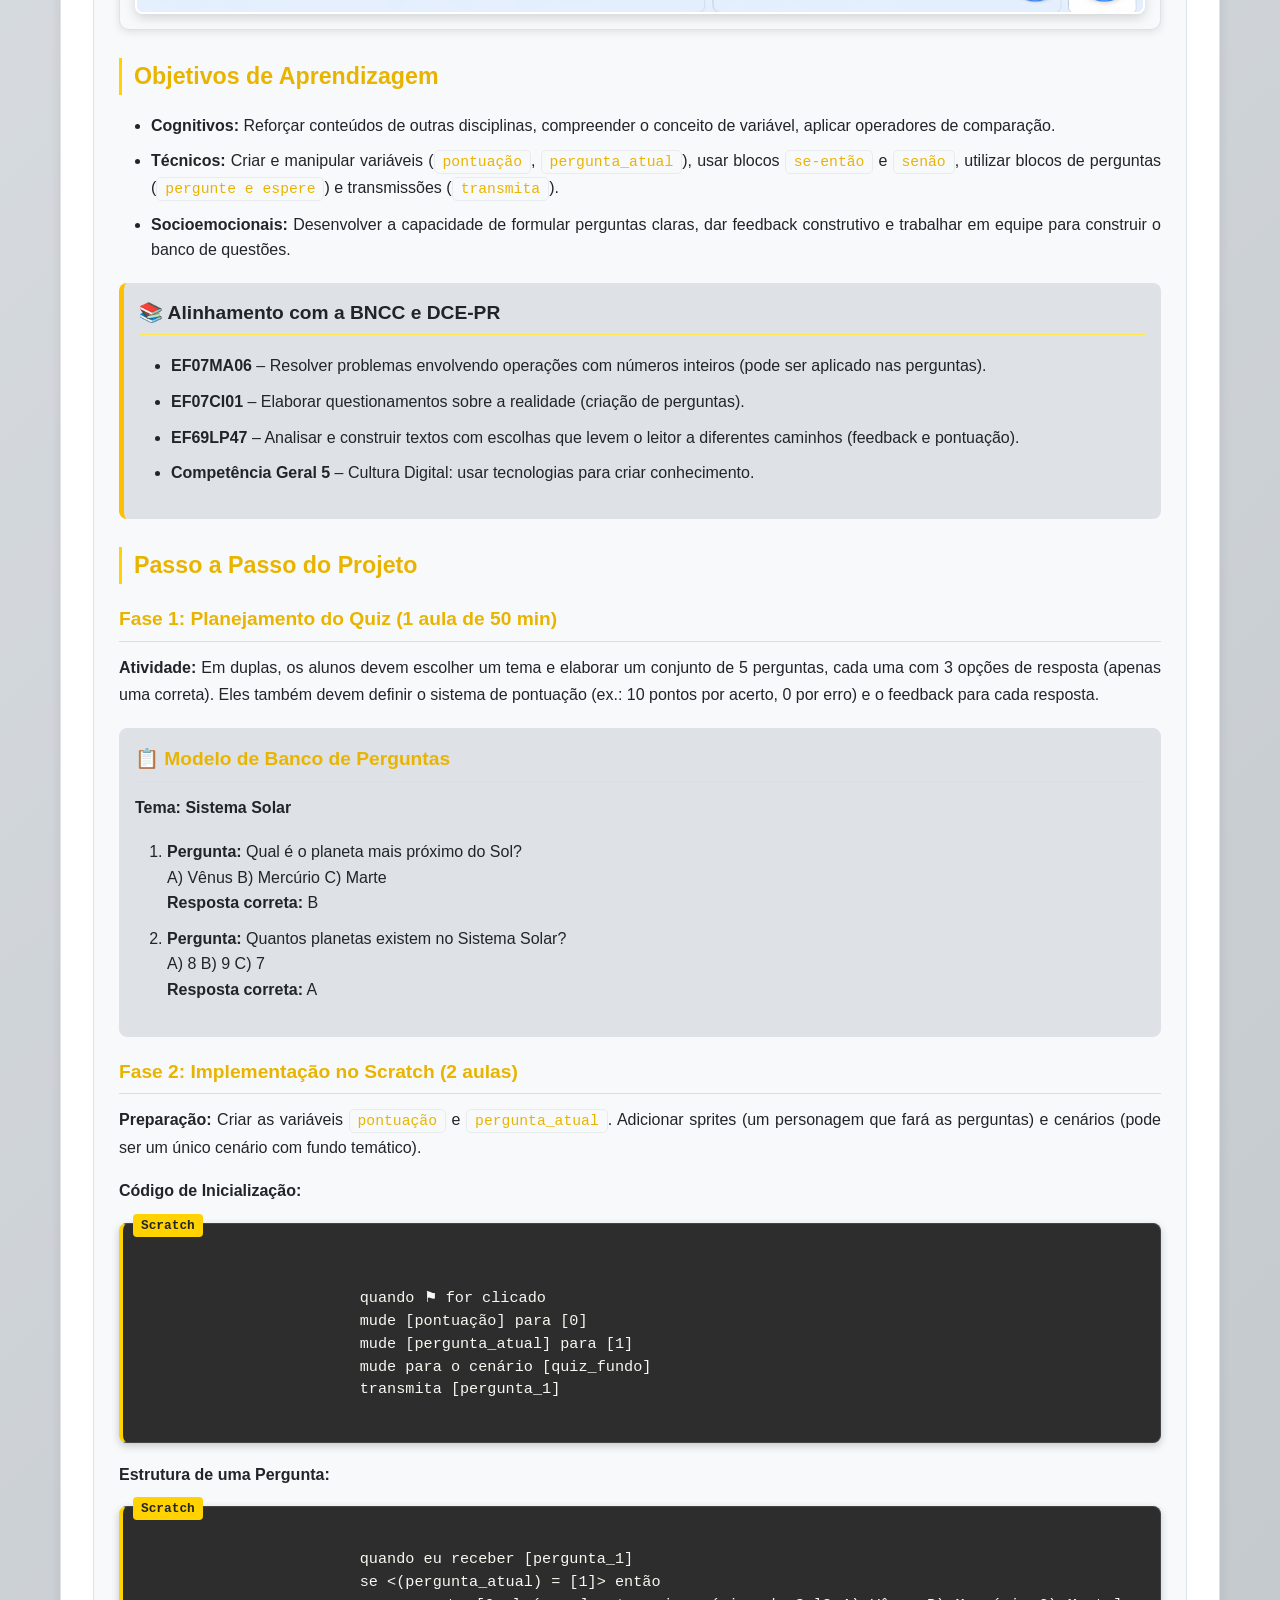
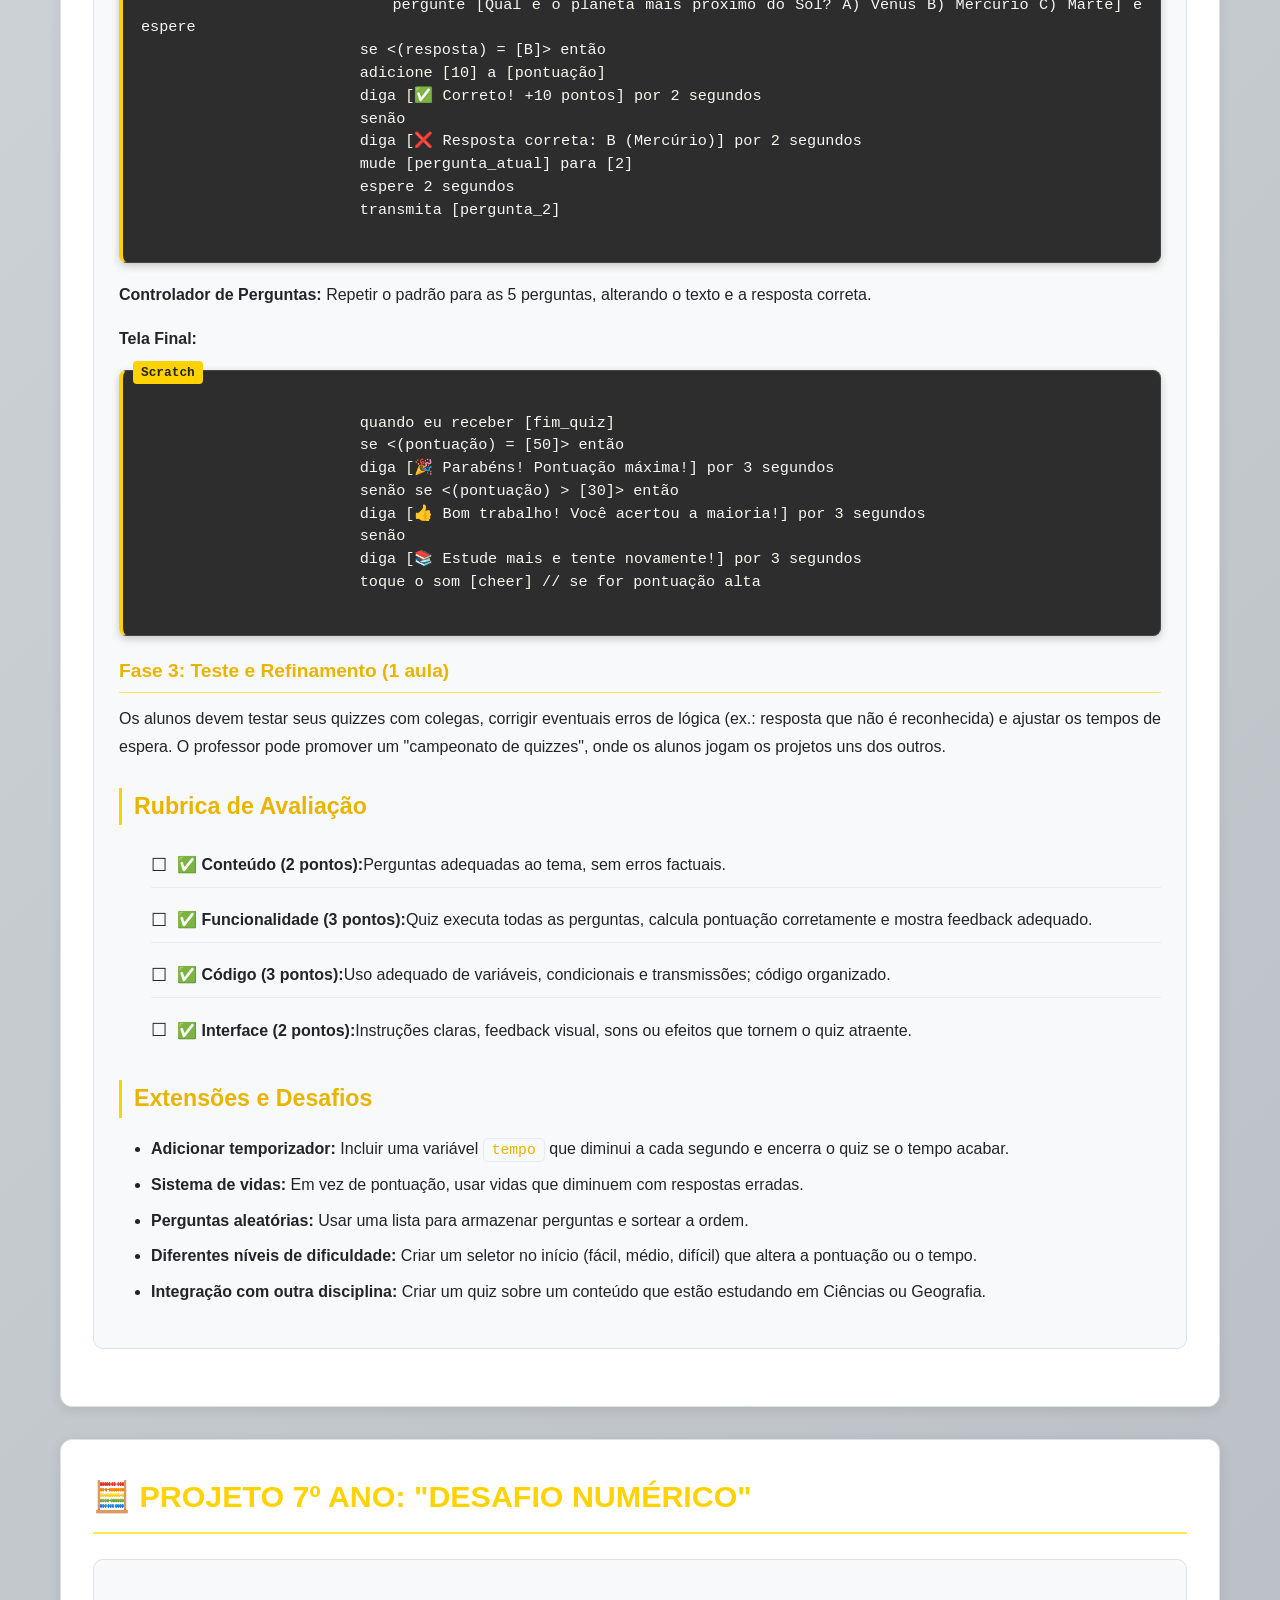
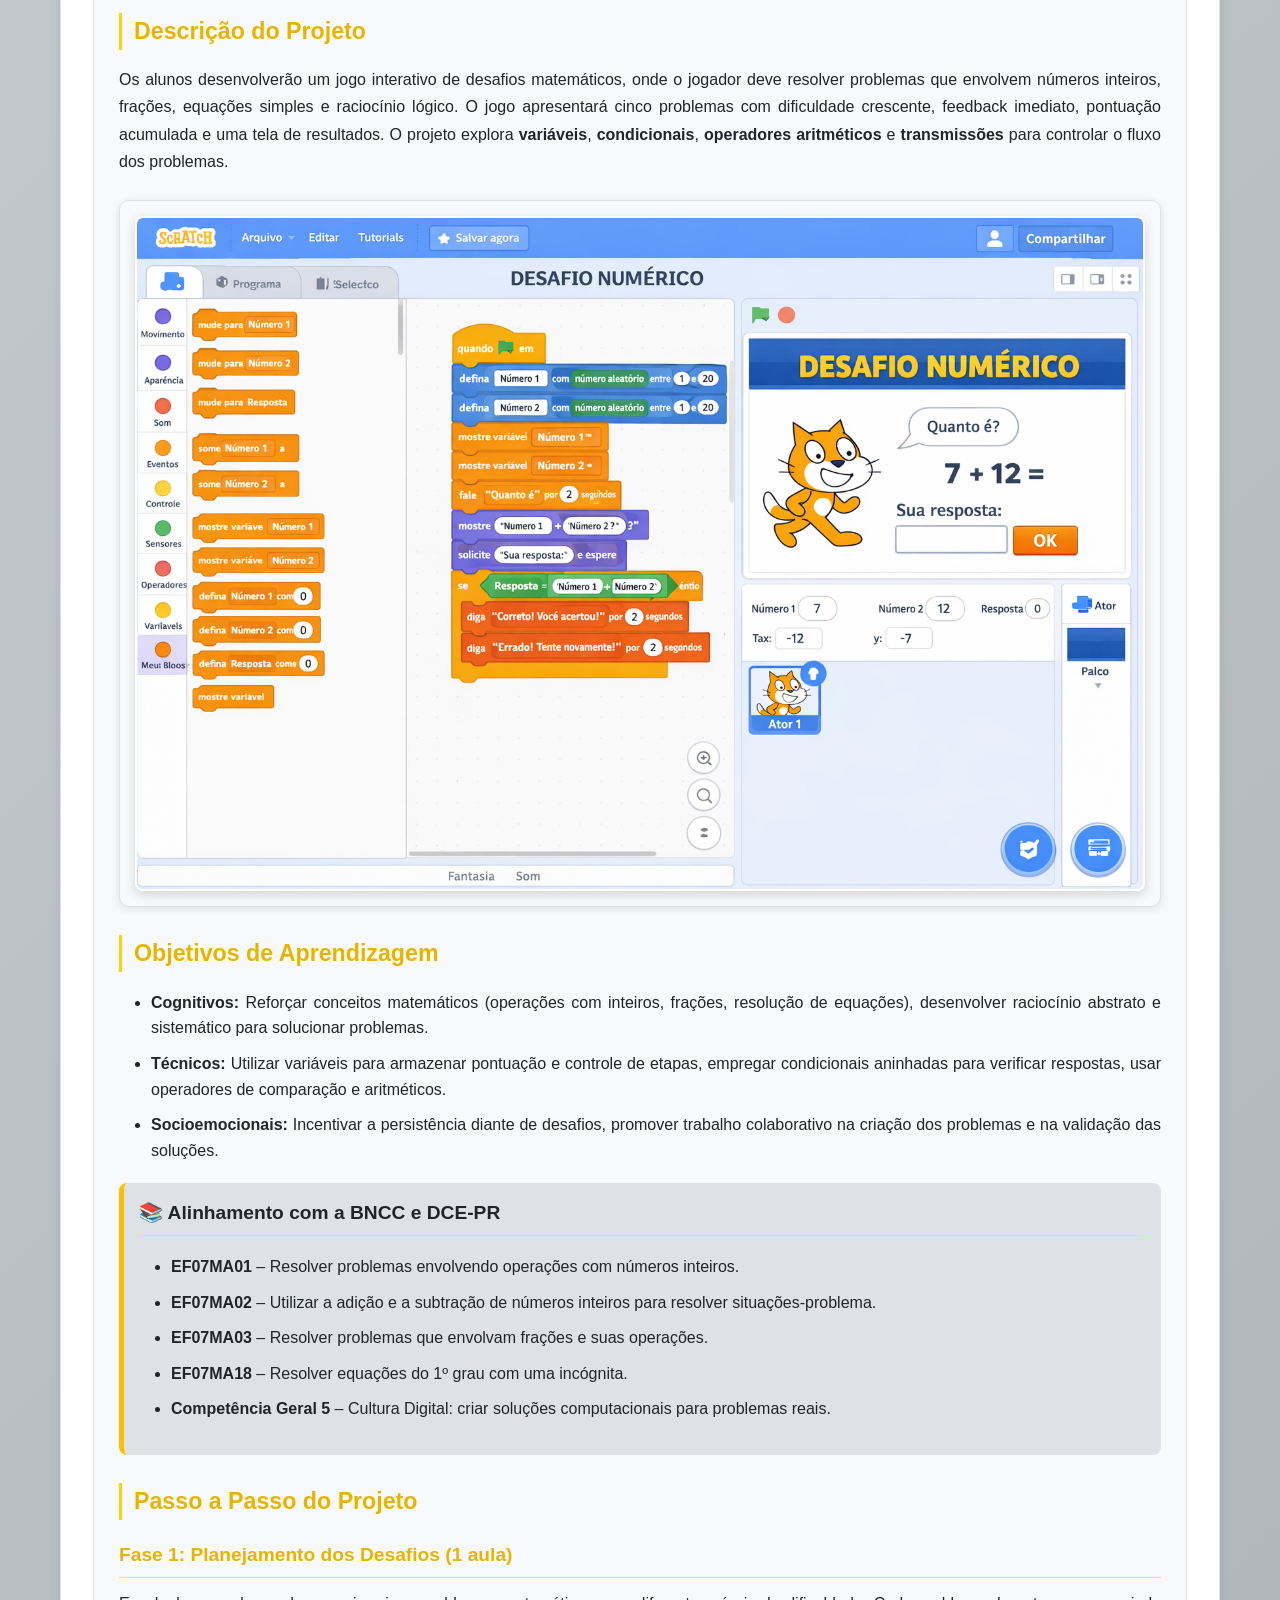
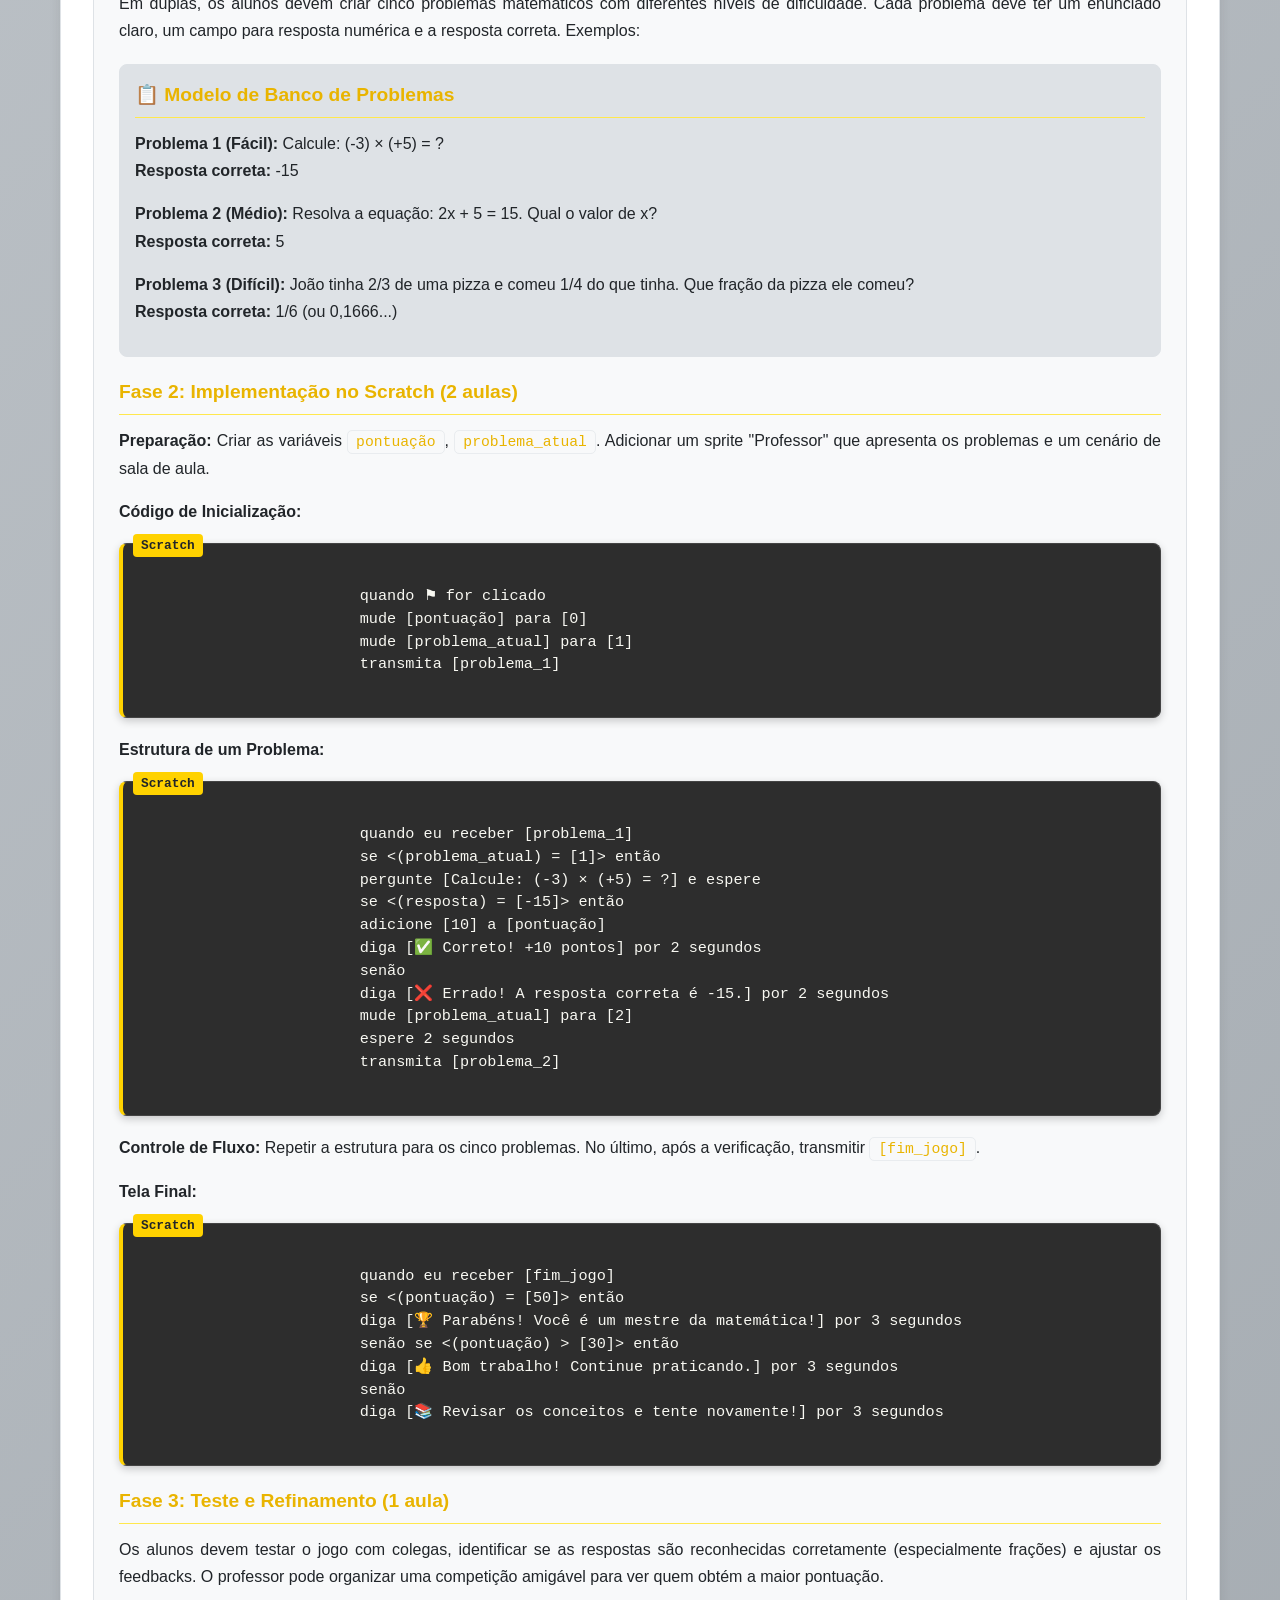
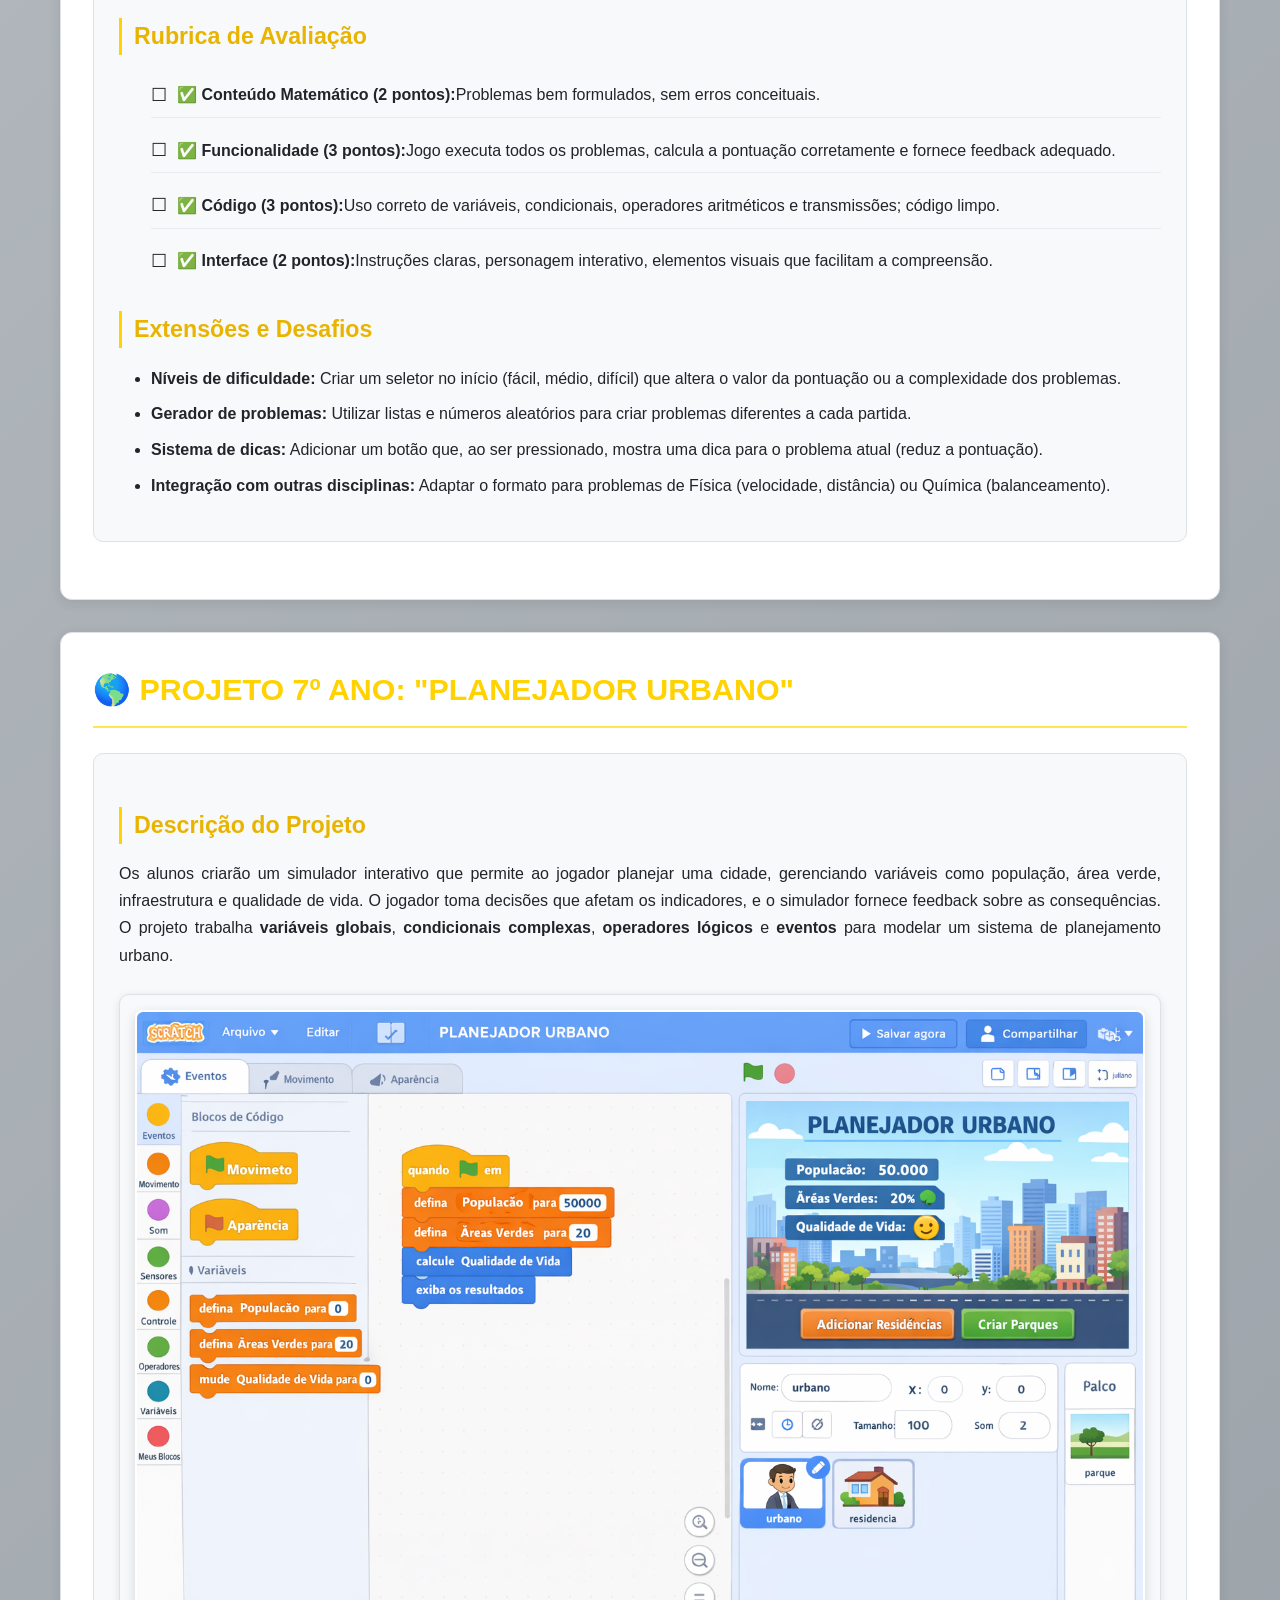
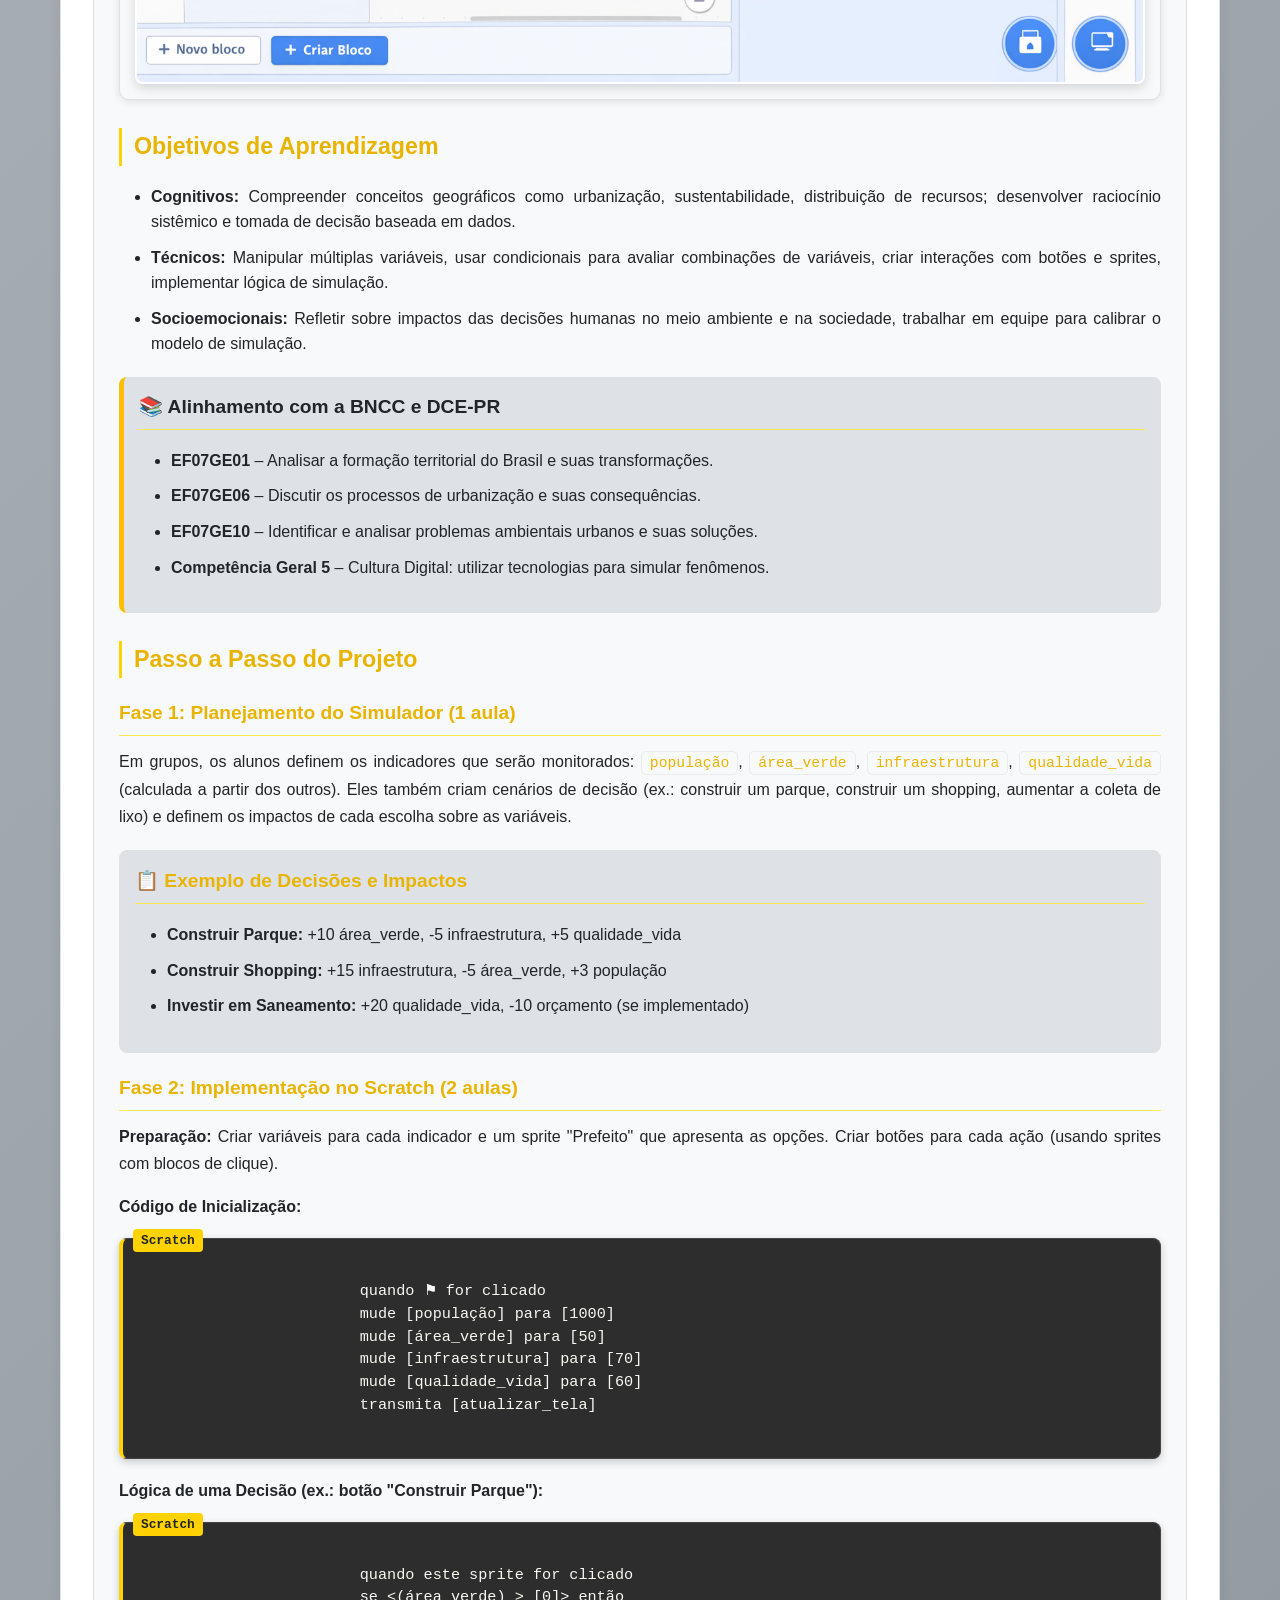
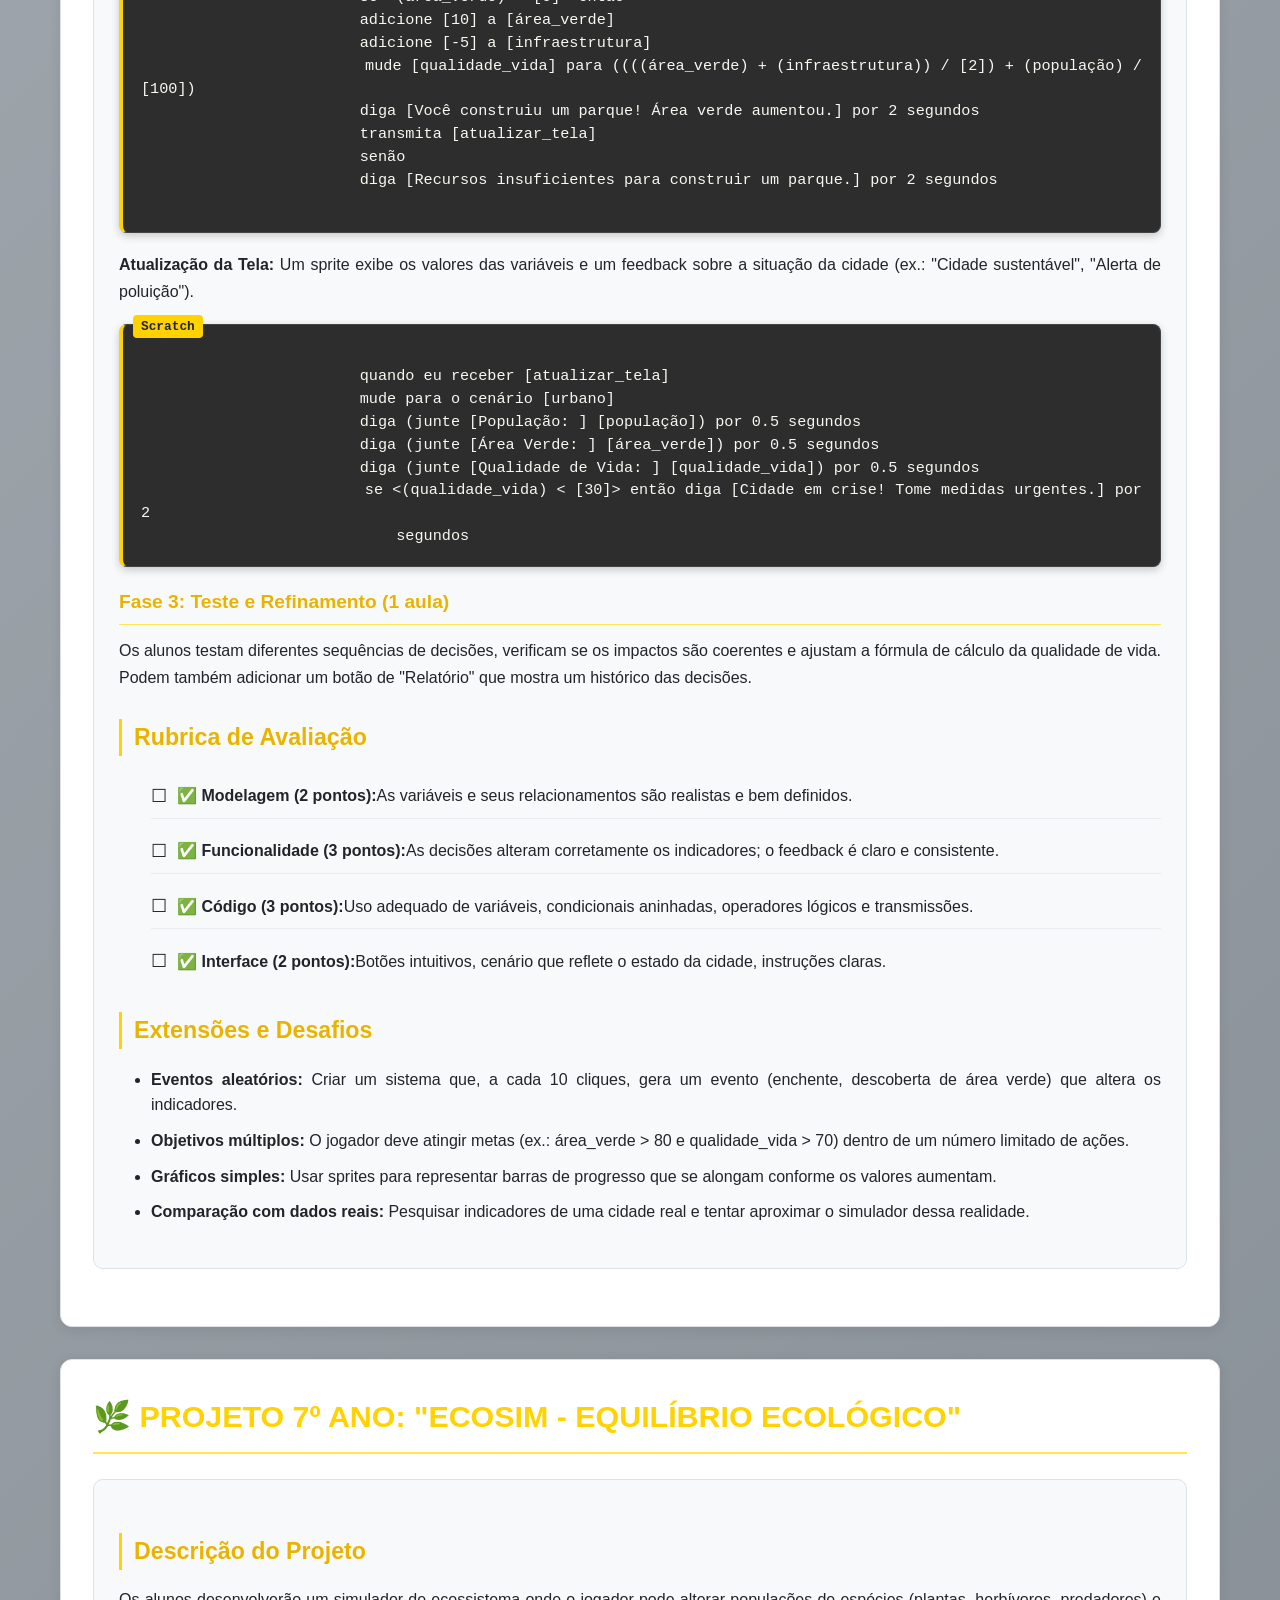
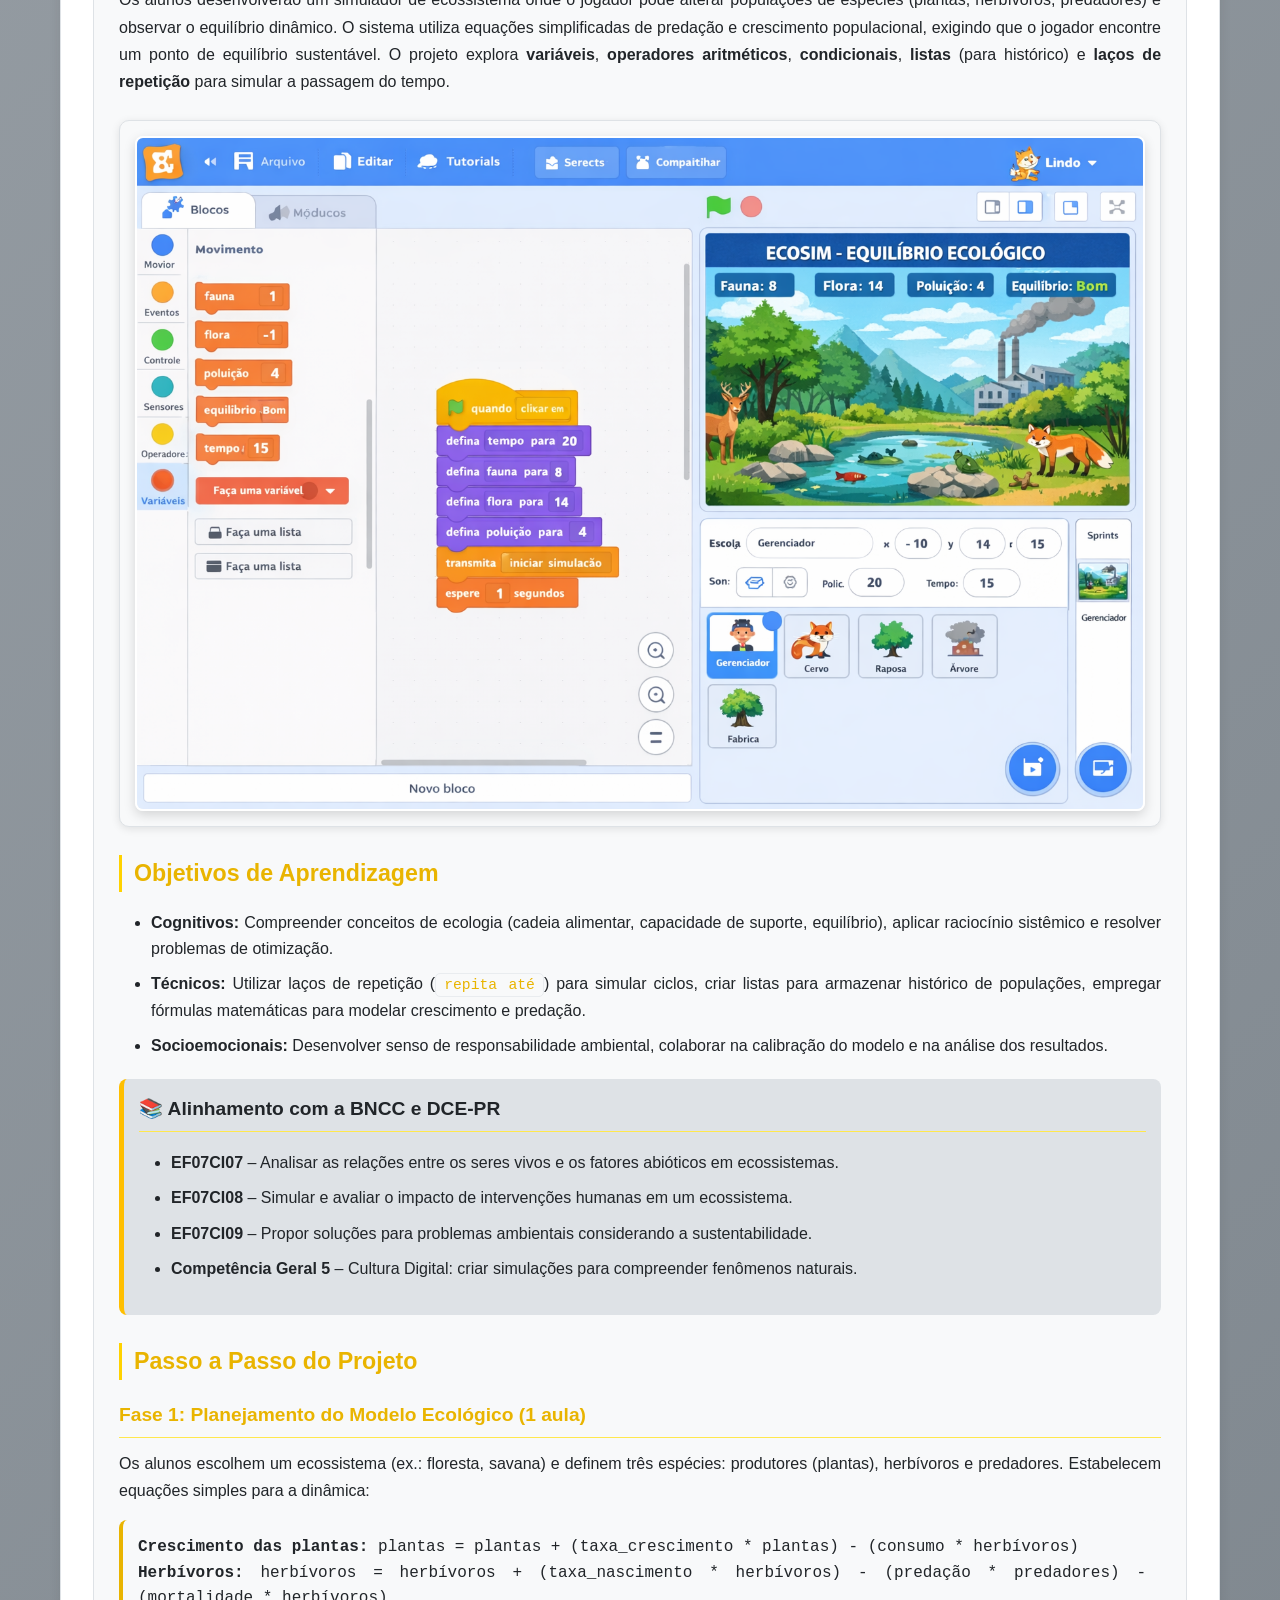
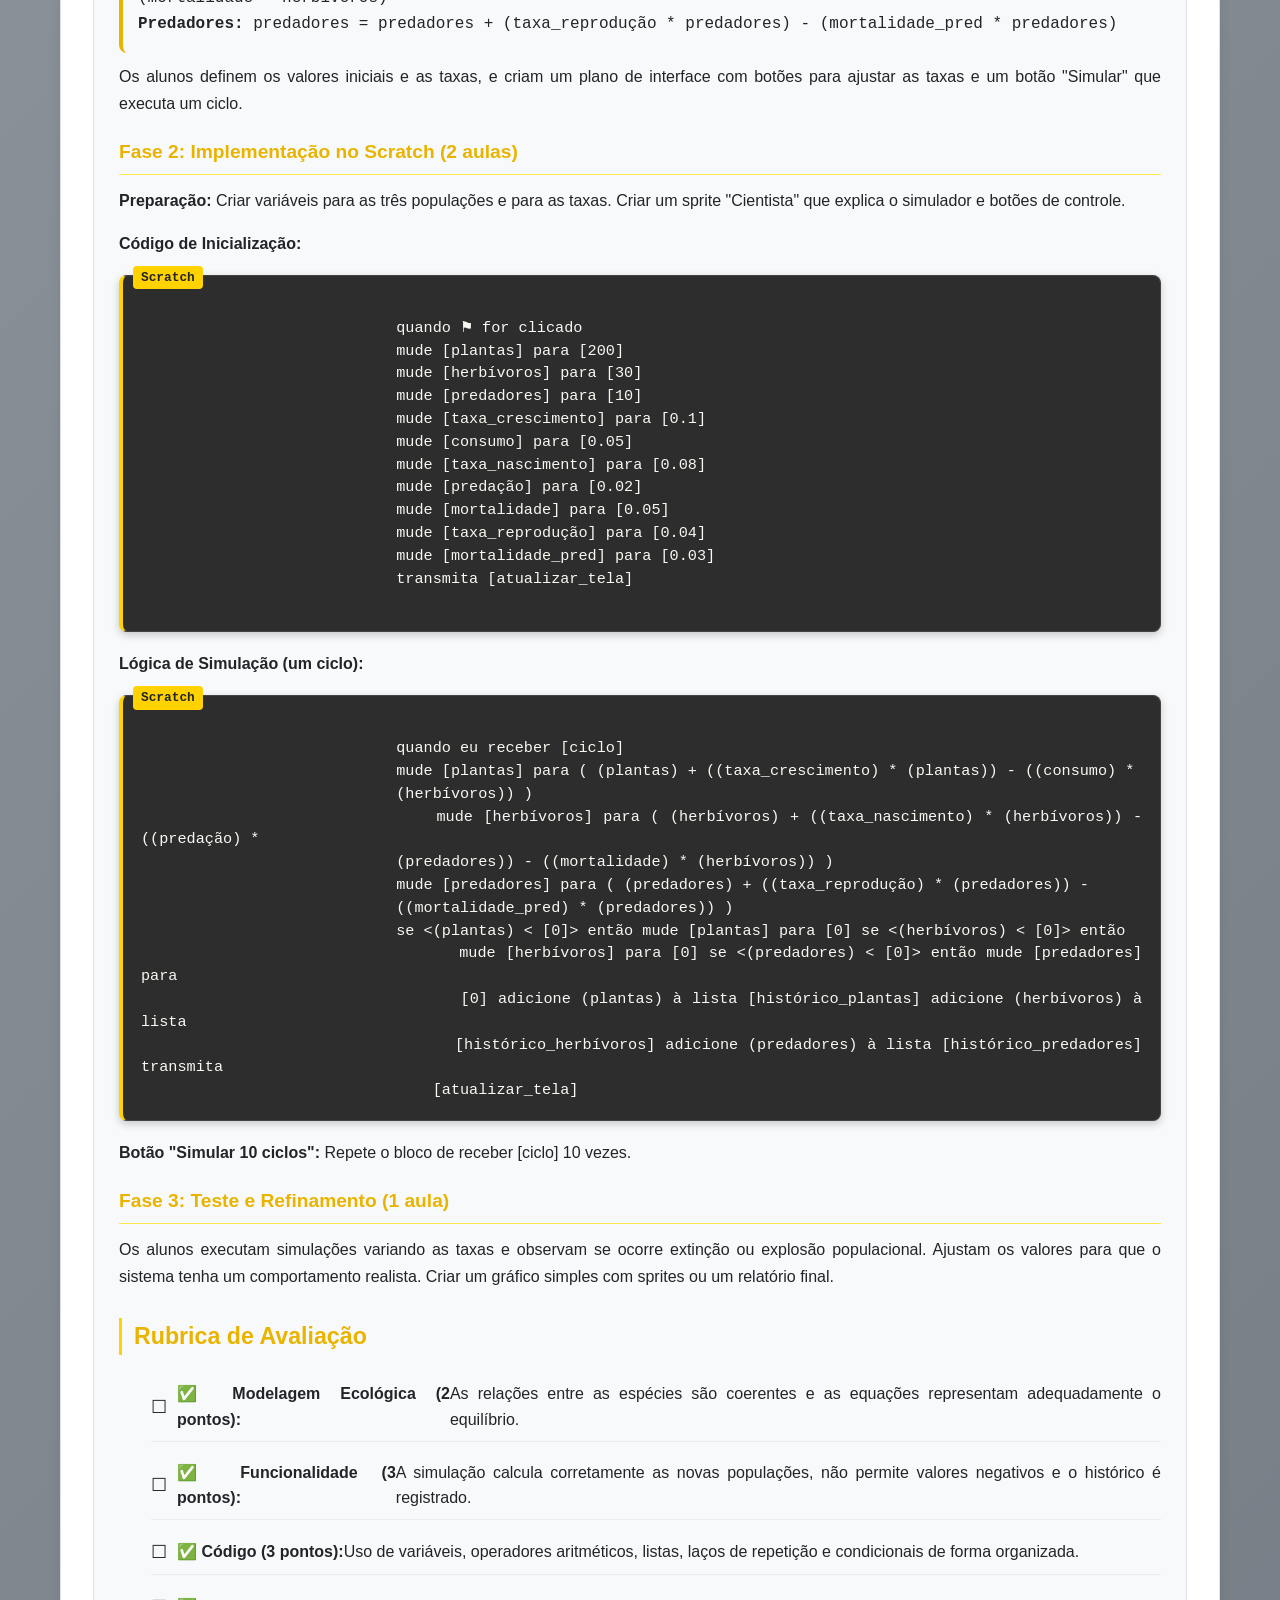
<file: pages/projetos_7_ano.html>
<!DOCTYPE html>
<!--
===================================================================
Projetos 7º Ano: Quiz Educativo | Scratch EF II
===================================================================
Objetivo: Apresentar o projeto didático para o 7º ano do Ensino Fundamental II - Scratch na Educação Básica
Autor : Gisele Nunes, Rodrigo Barbosa
Data : 2026
===================================================================
-->

<!-- Declara o tipo de documento como HTML5, garantindo que o navegador interprete o conteúdo corretamente -->
<html lang="pt-BR">
<!-- Define o idioma da página como português do Brasil, auxiliando mecanismos de busca e leitores de tela -->

<head>
    <!-- Início da seção de cabeçalho, que contém metadados e links para recursos externos -->
    <meta charset="UTF-8">
    <!-- Define a codificação de caracteres como UTF-8, suportando acentos e caracteres especiais -->
    <meta name="viewport" content="width=device-width, initial-scale=1.0">
    <!-- Configura a viewport para dispositivos móveis: largura igual à largura do dispositivo e zoom inicial em 100% -->
    <title>Projetos 7º Ano: Quiz Educativo | Scratch EF II</title>
    <!-- Define o título da página, exibido na aba do navegador -->
    <link rel="stylesheet" href="../assets/css/style.css">
    <!-- Vincula o arquivo CSS externo (style.css) para estilização visual da página -->
</head>
<!-- Fim da seção de cabeçalho -->

<body>
    <!-- Início do corpo da página, conteúdo visível ao usuário -->

    <header>
        <!-- Seção de cabeçalho do site, contendo logotipo, título principal e navegação -->
        <div class="header-top">
            <!-- Div para a parte superior do cabeçalho, com logotipo e título institucional -->
            <div class="container">
                <!-- Contêiner centralizador, alinha o conteúdo horizontalmente -->
                <div class="logo-container">
                    <!-- Div que agrupa a imagem da logo e o nome da instituição -->
                    <img src="../assets/images/UTFPR_logo.png" alt="UTFPR Logo" class="logo">
                    <!-- Imagem da logo da UTFPR; atributo alt fornece texto alternativo para acessibilidade -->
                    <div class="institution-name">
                        <!-- Div com o nome completo da universidade -->
                        Universidade Tecnológica Federal do Paraná<br>
                        <!-- Nome da universidade, com quebra de linha -->
                        <small>Campus Siqueira Campos</small>
                        <!-- Texto menor especificando o campus -->
                    </div>
                </div>
                <div class="header-title">
                    <!-- Div que exibe o título principal do material didático -->
                    Scratch na Educação Básica<br>
                    <small>Material Didático para Professores do 6º ao 9º Ano</small>
                    <!-- Subtítulo explicativo -->
                </div>
            </div>
        </div>
        <div class="header-bottom">
            <!-- Parte inferior do cabeçalho, contendo o menu de navegação -->
            <div class="container">
                <!-- Contêiner centralizador -->
                <nav>
                    <!-- Elemento de navegação que agrupa os links do menu -->
                    <ul>
                        <!-- Lista não ordenada com os itens do menu -->
                        <li><a href="../index.html">Página Inicial</a></li>
                        <!-- Item da lista: link para a página inicial -->
                        <li><a href="primeiros_passos.html">Primeiros Passos</a></li>
                        <!-- Link para a página de primeiros passos -->
                        <li><a href="projetos_6_ano.html">Projetos 6º Ano</a></li>
                        <!-- Link para projetos do 6º ano -->
                        <li><a href="projetos_7_ano.html">Projetos 7º Ano</a></li>
                        <!-- Link para projetos do 7º ano (página atual, destacada) -->
                        <li><a href="projetos_8_ano.html">Projetos 8º Ano</a></li>
                        <!-- Link para projetos do 8º ano -->
                        <li><a href="projetos_9_ano.html">Projetos 9º Ano</a></li>
                        <!-- Link para projetos do 9º ano -->
                        <li><a href="planos_de_aula.html">Planos de Aula</a></li>
                        <!-- Link para planos de aula -->
                        <li><a href="referencias_bncc.html">Referências BNCC</a></li>
                        <!-- Link para referências da BNCC -->
                    </ul>
                </nav>
            </div>
        </div>
    </header>
    <!-- Fim do cabeçalho -->

    <main>
        <!-- Elemento principal que agrupa o conteúdo central da página -->
        <div class="container">
            <!-- Contêiner centralizador para o conteúdo principal -->

            <div class="page-header">
                <!-- Div de cabeçalho da página, com título e subtítulo -->
                <h1>Projetos Didáticos - 7º Ano</h1>
                <!-- Título principal da página -->
                <p class="subtitle">Quiz Educativo, Desafios Matemáticos, Simulações Geográficas e Ecológicas</p>
                <!-- Subtítulo descrevendo os tipos de projetos -->
            </div>

            <button id="printProjetos7Btn" class="print-button" style="margin-bottom: 20px;">🖨️ Imprimir
                Projetos</button>
            <!-- Botão para acionar a impressão dos projetos; possui ID único para manipulação no script.js e estilo inline de margem inferior -->

            <!-- PROJETO PRINCIPAL: QUIZ "DESAFIO DO CONHECIMENTO" -->
            <div class="content-section">
                <!-- Seção de conteúdo, agrupa um projeto completo -->
                <h2>📝 PROJETO 7º ANO: "DESAFIO DO CONHECIMENTO"</h2>
                <!-- Título do primeiro projeto -->

                <div class="projeto-ano">
                    <!-- Div específica para detalhes do projeto -->
                    <h3>Descrição do Projeto</h3>
                    <!-- Subtítulo: descrição -->
                    <p>Os alunos criarão um quiz interativo sobre um tema de sua escolha (matemática, ciências,
                        história, cultura pop, etc.). O projeto deve conter pelo menos 5 perguntas, com feedback
                        imediato (acerto/erro), pontuação acumulada e uma tela final com o resultado. O foco é no uso de
                        <strong>variáveis</strong>, <strong>condicionais</strong>, <strong>operadores de
                            comparação</strong> e <strong>transmissões</strong> para organizar o fluxo das perguntas.
                    </p>
                    <!-- Parágrafo explicativo do projeto, com ênfase em palavras-chave usando <strong> -->

                    <div class="image-container">
                        <!-- Div que envolve a imagem ilustrativa do projeto -->
                        <img src="../assets/images/desafio_do_conhecimento.png" alt="Desafio do conhecimento"
                            class="content-image">
                        <!-- Imagem representativa do quiz; alt descritivo -->
                    </div>

                    <h3>Objetivos de Aprendizagem</h3>
                    <!-- Subtítulo para objetivos -->
                    <ul>
                        <!-- Lista não ordenada com os objetivos -->
                        <li><strong>Cognitivos:</strong> Reforçar conteúdos de outras disciplinas, compreender o
                            conceito de variável, aplicar operadores de comparação.</li>
                        <li><strong>Técnicos:</strong> Criar e manipular variáveis (<code>pontuação</code>,
                            <code>pergunta_atual</code>), usar blocos <code>se-então</code> e <code>senão</code>,
                            utilizar blocos de perguntas (<code>pergunte e espere</code>) e transmissões
                            (<code>transmita</code>).
                        </li>
                        <li><strong>Socioemocionais:</strong> Desenvolver a capacidade de formular perguntas claras, dar
                            feedback construtivo e trabalhar em equipe para construir o banco de questões.</li>
                    </ul>

                    <div class="bncc-box">
                        <!-- Div com estilo especial para alinhamento à BNCC -->
                        <h4>📚 Alinhamento com a BNCC e DCE-PR</h4>
                        <ul>
                            <li><strong>EF07MA06</strong> – Resolver problemas envolvendo operações com números inteiros
                                (pode ser aplicado nas perguntas).</li>
                            <li><strong>EF07CI01</strong> – Elaborar questionamentos sobre a realidade (criação de
                                perguntas).</li>
                            <li><strong>EF69LP47</strong> – Analisar e construir textos com escolhas que levem o leitor
                                a diferentes caminhos (feedback e pontuação).</li>
                            <li><strong>Competência Geral 5</strong> – Cultura Digital: usar tecnologias para criar
                                conhecimento.</li>
                        </ul>
                    </div>

                    <h3>Passo a Passo do Projeto</h3>
                    <!-- Subtítulo para o passo a passo -->

                    <h4>Fase 1: Planejamento do Quiz (1 aula de 50 min)</h4>
                    <p><strong>Atividade:</strong> Em duplas, os alunos devem escolher um tema e elaborar um conjunto de
                        5 perguntas, cada uma com 3 opções de resposta (apenas uma correta). Eles também devem definir o
                        sistema de pontuação (ex.: 10 pontos por acerto, 0 por erro) e o feedback para cada resposta.
                    </p>
                    <div class="quiz-box">
                        <!-- Div com estilo de caixa para exemplos de perguntas -->
                        <h4>📋 Modelo de Banco de Perguntas</h4>
                        <p><strong>Tema: Sistema Solar</strong></p>
                        <ol>
                            <!-- Lista ordenada de perguntas -->
                            <li><strong>Pergunta:</strong> Qual é o planeta mais próximo do Sol?<br>
                                A) Vênus B) Mercúrio C) Marte<br>
                                <strong>Resposta correta:</strong> B
                            </li>
                            <li><strong>Pergunta:</strong> Quantos planetas existem no Sistema Solar?<br>
                                A) 8 B) 9 C) 7<br>
                                <strong>Resposta correta:</strong> A
                            </li>
                        </ol>
                    </div>

                    <h4>Fase 2: Implementação no Scratch (2 aulas)</h4>
                    <p><strong>Preparação:</strong> Criar as variáveis <code>pontuação</code> e
                        <code>pergunta_atual</code>. Adicionar sprites (um personagem que fará as perguntas) e cenários
                        (pode ser um único cenário com fundo temático).
                    </p>

                    <p><strong>Código de Inicialização:</strong></p>
                    <div class="scratch-code">
                        <!-- Div que exibe blocos de código estilo Scratch (texto pré-formatado) -->
                        quando ⚑ for clicado
                        mude [pontuação] para [0]
                        mude [pergunta_atual] para [1]
                        mude para o cenário [quiz_fundo]
                        transmita [pergunta_1]
                    </div>

                    <p><strong>Estrutura de uma Pergunta:</strong></p>
                    <div class="scratch-code">
                        quando eu receber [pergunta_1]
                        se &lt;(pergunta_atual) = [1]&gt; então
                        pergunte [Qual é o planeta mais próximo do Sol? A) Vênus B) Mercúrio C) Marte] e espere
                        se &lt;(resposta) = [B]&gt; então
                        adicione [10] a [pontuação]
                        diga [✅ Correto! +10 pontos] por 2 segundos
                        senão
                        diga [❌ Resposta correta: B (Mercúrio)] por 2 segundos
                        mude [pergunta_atual] para [2]
                        espere 2 segundos
                        transmita [pergunta_2]
                    </div>

                    <p><strong>Controlador de Perguntas:</strong> Repetir o padrão para as 5 perguntas, alterando o
                        texto e a resposta correta.</p>

                    <p><strong>Tela Final:</strong></p>
                    <div class="scratch-code">
                        quando eu receber [fim_quiz]
                        se &lt;(pontuação) = [50]&gt; então
                        diga [🎉 Parabéns! Pontuação máxima!] por 3 segundos
                        senão se &lt;(pontuação) &gt; [30]&gt; então
                        diga [👍 Bom trabalho! Você acertou a maioria!] por 3 segundos
                        senão
                        diga [📚 Estude mais e tente novamente!] por 3 segundos
                        toque o som [cheer] // se for pontuação alta
                    </div>

                    <h4>Fase 3: Teste e Refinamento (1 aula)</h4>
                    <p>Os alunos devem testar seus quizzes com colegas, corrigir eventuais erros de lógica (ex.:
                        resposta que não é reconhecida) e ajustar os tempos de espera. O professor pode promover um
                        "campeonato de quizzes", onde os alunos jogam os projetos uns dos outros.</p>

                    <h3>Rubrica de Avaliação</h3>
                    <ul class="checklist">
                        <!-- Lista com classe checklist para estilização de critérios -->
                        <li><strong>✅ Conteúdo (2 pontos):</strong> Perguntas adequadas ao tema, sem erros factuais.
                        </li>
                        <li><strong>✅ Funcionalidade (3 pontos):</strong> Quiz executa todas as perguntas, calcula
                            pontuação corretamente e mostra feedback adequado.</li>
                        <li><strong>✅ Código (3 pontos):</strong> Uso adequado de variáveis, condicionais e
                            transmissões; código organizado.</li>
                        <li><strong>✅ Interface (2 pontos):</strong> Instruções claras, feedback visual, sons ou efeitos
                            que tornem o quiz atraente.</li>
                    </ul>

                    <h3>Extensões e Desafios</h3>
                    <ul>
                        <li><strong>Adicionar temporizador:</strong> Incluir uma variável <code>tempo</code> que diminui
                            a cada segundo e encerra o quiz se o tempo acabar.</li>
                        <li><strong>Sistema de vidas:</strong> Em vez de pontuação, usar vidas que diminuem com
                            respostas erradas.</li>
                        <li><strong>Perguntas aleatórias:</strong> Usar uma lista para armazenar perguntas e sortear a
                            ordem.</li>
                        <li><strong>Diferentes níveis de dificuldade:</strong> Criar um seletor no início (fácil, médio,
                            difícil) que altera a pontuação ou o tempo.</li>
                        <li><strong>Integração com outra disciplina:</strong> Criar um quiz sobre um conteúdo que estão
                            estudando em Ciências ou Geografia.</li>
                    </ul>
                </div>
            </div>

            <!-- PROJETO: MATEMÁTICA "DESAFIO NUMÉRICO" -->
            <div class="content-section">
                <h2>🧮 PROJETO 7º ANO: "DESAFIO NUMÉRICO"</h2>

                <div class="projeto-ano">
                    <h3>Descrição do Projeto</h3>
                    <p>Os alunos desenvolverão um jogo interativo de desafios matemáticos, onde o jogador deve resolver
                        problemas que envolvem números inteiros, frações, equações simples e raciocínio lógico. O jogo
                        apresentará cinco problemas com dificuldade crescente, feedback imediato, pontuação acumulada e
                        uma tela de resultados. O projeto explora <strong>variáveis</strong>,
                        <strong>condicionais</strong>, <strong>operadores aritméticos</strong> e
                        <strong>transmissões</strong> para controlar o fluxo dos problemas.
                    </p>

                    <div class="image-container">
                        <img src="../assets/images/desafio_numerico.png" alt="Desafio numerico" class="content-image">
                    </div>

                    <h3>Objetivos de Aprendizagem</h3>
                    <ul>
                        <li><strong>Cognitivos:</strong> Reforçar conceitos matemáticos (operações com inteiros,
                            frações, resolução de equações), desenvolver raciocínio abstrato e sistemático para
                            solucionar problemas.</li>
                        <li><strong>Técnicos:</strong> Utilizar variáveis para armazenar pontuação e controle de etapas,
                            empregar condicionais aninhadas para verificar respostas, usar operadores de comparação e
                            aritméticos.</li>
                        <li><strong>Socioemocionais:</strong> Incentivar a persistência diante de desafios, promover
                            trabalho colaborativo na criação dos problemas e na validação das soluções.</li>
                    </ul>

                    <div class="bncc-box">
                        <h4>📚 Alinhamento com a BNCC e DCE-PR</h4>
                        <ul>
                            <li><strong>EF07MA01</strong> – Resolver problemas envolvendo operações com números
                                inteiros.</li>
                            <li><strong>EF07MA02</strong> – Utilizar a adição e a subtração de números inteiros para
                                resolver situações‑problema.</li>
                            <li><strong>EF07MA03</strong> – Resolver problemas que envolvam frações e suas operações.
                            </li>
                            <li><strong>EF07MA18</strong> – Resolver equações do 1º grau com uma incógnita.</li>
                            <li><strong>Competência Geral 5</strong> – Cultura Digital: criar soluções computacionais
                                para problemas reais.</li>
                        </ul>
                    </div>

                    <h3>Passo a Passo do Projeto</h3>

                    <h4>Fase 1: Planejamento dos Desafios (1 aula)</h4>
                    <p>Em duplas, os alunos devem criar cinco problemas matemáticos com diferentes níveis de
                        dificuldade. Cada problema deve ter um enunciado claro, um campo para resposta numérica e a
                        resposta correta. Exemplos:</p>
                    <div class="quiz-box">
                        <h4>📋 Modelo de Banco de Problemas</h4>
                        <p><strong>Problema 1 (Fácil):</strong> Calcule: (-3) × (+5) = ?<br>
                            <strong>Resposta correta:</strong> -15
                        </p>
                        <p><strong>Problema 2 (Médio):</strong> Resolva a equação: 2x + 5 = 15. Qual o valor de x?<br>
                            <strong>Resposta correta:</strong> 5
                        </p>
                        <p><strong>Problema 3 (Difícil):</strong> João tinha 2/3 de uma pizza e comeu 1/4 do que tinha.
                            Que fração da pizza ele comeu?<br>
                            <strong>Resposta correta:</strong> 1/6 (ou 0,1666...)
                        </p>
                    </div>

                    <h4>Fase 2: Implementação no Scratch (2 aulas)</h4>
                    <p><strong>Preparação:</strong> Criar as variáveis <code>pontuação</code>,
                        <code>problema_atual</code>. Adicionar um sprite "Professor" que apresenta os problemas e um
                        cenário de sala de aula.
                    </p>

                    <p><strong>Código de Inicialização:</strong></p>
                    <div class="scratch-code">
                        quando ⚑ for clicado
                        mude [pontuação] para [0]
                        mude [problema_atual] para [1]
                        transmita [problema_1]
                    </div>

                    <p><strong>Estrutura de um Problema:</strong></p>
                    <div class="scratch-code">
                        quando eu receber [problema_1]
                        se &lt;(problema_atual) = [1]&gt; então
                        pergunte [Calcule: (-3) × (+5) = ?] e espere
                        se &lt;(resposta) = [-15]&gt; então
                        adicione [10] a [pontuação]
                        diga [✅ Correto! +10 pontos] por 2 segundos
                        senão
                        diga [❌ Errado! A resposta correta é -15.] por 2 segundos
                        mude [problema_atual] para [2]
                        espere 2 segundos
                        transmita [problema_2]
                    </div>

                    <p><strong>Controle de Fluxo:</strong> Repetir a estrutura para os cinco problemas. No último, após
                        a verificação, transmitir <code>[fim_jogo]</code>.</p>

                    <p><strong>Tela Final:</strong></p>
                    <div class="scratch-code">
                        quando eu receber [fim_jogo]
                        se &lt;(pontuação) = [50]&gt; então
                        diga [🏆 Parabéns! Você é um mestre da matemática!] por 3 segundos
                        senão se &lt;(pontuação) &gt; [30]&gt; então
                        diga [👍 Bom trabalho! Continue praticando.] por 3 segundos
                        senão
                        diga [📚 Revisar os conceitos e tente novamente!] por 3 segundos
                    </div>

                    <h4>Fase 3: Teste e Refinamento (1 aula)</h4>
                    <p>Os alunos devem testar o jogo com colegas, identificar se as respostas são reconhecidas
                        corretamente (especialmente frações) e ajustar os feedbacks. O professor pode organizar uma
                        competição amigável para ver quem obtém a maior pontuação.</p>

                    <h3>Rubrica de Avaliação</h3>
                    <ul class="checklist">
                        <li><strong>✅ Conteúdo Matemático (2 pontos):</strong> Problemas bem formulados, sem erros
                            conceituais.</li>
                        <li><strong>✅ Funcionalidade (3 pontos):</strong> Jogo executa todos os problemas, calcula a
                            pontuação corretamente e fornece feedback adequado.</li>
                        <li><strong>✅ Código (3 pontos):</strong> Uso correto de variáveis, condicionais, operadores
                            aritméticos e transmissões; código limpo.</li>
                        <li><strong>✅ Interface (2 pontos):</strong> Instruções claras, personagem interativo, elementos
                            visuais que facilitam a compreensão.</li>
                    </ul>

                    <h3>Extensões e Desafios</h3>
                    <ul>
                        <li><strong>Níveis de dificuldade:</strong> Criar um seletor no início (fácil, médio, difícil)
                            que altera o valor da pontuação ou a complexidade dos problemas.</li>
                        <li><strong>Gerador de problemas:</strong> Utilizar listas e números aleatórios para criar
                            problemas diferentes a cada partida.</li>
                        <li><strong>Sistema de dicas:</strong> Adicionar um botão que, ao ser pressionado, mostra uma
                            dica para o problema atual (reduz a pontuação).</li>
                        <li><strong>Integração com outras disciplinas:</strong> Adaptar o formato para problemas de
                            Física (velocidade, distância) ou Química (balanceamento).</li>
                    </ul>
                </div>
            </div>

            <!-- PROJETO: GEOGRAFIA "PLANEJADOR URBANO" -->
            <div class="content-section">
                <h2>🌎 PROJETO 7º ANO: "PLANEJADOR URBANO"</h2>

                <div class="projeto-ano">
                    <h3>Descrição do Projeto</h3>
                    <p>Os alunos criarão um simulador interativo que permite ao jogador planejar uma cidade, gerenciando
                        variáveis como população, área verde, infraestrutura e qualidade de vida. O jogador toma
                        decisões que afetam os indicadores, e o simulador fornece feedback sobre as consequências. O
                        projeto trabalha <strong>variáveis globais</strong>, <strong>condicionais complexas</strong>,
                        <strong>operadores lógicos</strong> e <strong>eventos</strong> para modelar um sistema de
                        planejamento urbano.
                    </p>

                    <div class="image-container">
                        <img src="../assets/images/planejador_urbano.png" alt="Planejador urbano" class="content-image">
                    </div>

                    <h3>Objetivos de Aprendizagem</h3>
                    <ul>
                        <li><strong>Cognitivos:</strong> Compreender conceitos geográficos como urbanização,
                            sustentabilidade, distribuição de recursos; desenvolver raciocínio sistêmico e tomada de
                            decisão baseada em dados.</li>
                        <li><strong>Técnicos:</strong> Manipular múltiplas variáveis, usar condicionais para avaliar
                            combinações de variáveis, criar interações com botões e sprites, implementar lógica de
                            simulação.</li>
                        <li><strong>Socioemocionais:</strong> Refletir sobre impactos das decisões humanas no meio
                            ambiente e na sociedade, trabalhar em equipe para calibrar o modelo de simulação.</li>
                    </ul>

                    <div class="bncc-box">
                        <h4>📚 Alinhamento com a BNCC e DCE-PR</h4>
                        <ul>
                            <li><strong>EF07GE01</strong> – Analisar a formação territorial do Brasil e suas
                                transformações.</li>
                            <li><strong>EF07GE06</strong> – Discutir os processos de urbanização e suas consequências.
                            </li>
                            <li><strong>EF07GE10</strong> – Identificar e analisar problemas ambientais urbanos e suas
                                soluções.</li>
                            <li><strong>Competência Geral 5</strong> – Cultura Digital: utilizar tecnologias para
                                simular fenômenos.</li>
                        </ul>
                    </div>

                    <h3>Passo a Passo do Projeto</h3>

                    <h4>Fase 1: Planejamento do Simulador (1 aula)</h4>
                    <p>Em grupos, os alunos definem os indicadores que serão monitorados: <code>população</code>,
                        <code>área_verde</code>, <code>infraestrutura</code>, <code>qualidade_vida</code> (calculada a
                        partir dos outros). Eles também criam cenários de decisão (ex.: construir um parque, construir
                        um shopping, aumentar a coleta de lixo) e definem os impactos de cada escolha sobre as
                        variáveis.
                    </p>
                    <div class="quiz-box">
                        <h4>📋 Exemplo de Decisões e Impactos</h4>
                        <ul>
                            <li><strong>Construir Parque:</strong> +10 área_verde, -5 infraestrutura, +5 qualidade_vida
                            </li>
                            <li><strong>Construir Shopping:</strong> +15 infraestrutura, -5 área_verde, +3 população
                            </li>
                            <li><strong>Investir em Saneamento:</strong> +20 qualidade_vida, -10 orçamento (se
                                implementado)</li>
                        </ul>
                    </div>

                    <h4>Fase 2: Implementação no Scratch (2 aulas)</h4>
                    <p><strong>Preparação:</strong> Criar variáveis para cada indicador e um sprite "Prefeito" que
                        apresenta as opções. Criar botões para cada ação (usando sprites com blocos de clique).</p>

                    <p><strong>Código de Inicialização:</strong></p>
                    <div class="scratch-code">
                        quando ⚑ for clicado
                        mude [população] para [1000]
                        mude [área_verde] para [50]
                        mude [infraestrutura] para [70]
                        mude [qualidade_vida] para [60]
                        transmita [atualizar_tela]
                    </div>

                    <p><strong>Lógica de uma Decisão (ex.: botão "Construir Parque"):</strong></p>
                    <div class="scratch-code">
                        quando este sprite for clicado
                        se &lt;(área_verde) > [0]&gt; então
                        adicione [10] a [área_verde]
                        adicione [-5] a [infraestrutura]
                        mude [qualidade_vida] para ((((área_verde) + (infraestrutura)) / [2]) + (população) / [100])
                        diga [Você construiu um parque! Área verde aumentou.] por 2 segundos
                        transmita [atualizar_tela]
                        senão
                        diga [Recursos insuficientes para construir um parque.] por 2 segundos
                    </div>

                    <p><strong>Atualização da Tela:</strong> Um sprite exibe os valores das variáveis e um feedback
                        sobre a situação da cidade (ex.: "Cidade sustentável", "Alerta de poluição").</p>
                    <div class="scratch-code">
                        quando eu receber [atualizar_tela]
                        mude para o cenário [urbano]
                        diga (junte [População: ] [população]) por 0.5 segundos
                        diga (junte [Área Verde: ] [área_verde]) por 0.5 segundos
                        diga (junte [Qualidade de Vida: ] [qualidade_vida]) por 0.5 segundos
                        se &lt;(qualidade_vida) < [30]&gt; então diga [Cidade em crise! Tome medidas urgentes.] por 2
                            segundos </div>

                            <h4>Fase 3: Teste e Refinamento (1 aula)</h4>
                            <p>Os alunos testam diferentes sequências de decisões, verificam se os impactos são
                                coerentes e ajustam a fórmula de cálculo da qualidade de vida. Podem também adicionar um
                                botão de "Relatório" que mostra um histórico das decisões.</p>

                            <h3>Rubrica de Avaliação</h3>
                            <ul class="checklist">
                                <li><strong>✅ Modelagem (2 pontos):</strong> As variáveis e seus relacionamentos são
                                    realistas e bem definidos.</li>
                                <li><strong>✅ Funcionalidade (3 pontos):</strong> As decisões alteram corretamente os
                                    indicadores; o feedback é claro e consistente.</li>
                                <li><strong>✅ Código (3 pontos):</strong> Uso adequado de variáveis, condicionais
                                    aninhadas, operadores lógicos e transmissões.</li>
                                <li><strong>✅ Interface (2 pontos):</strong> Botões intuitivos, cenário que reflete o
                                    estado da cidade, instruções claras.</li>
                            </ul>

                            <h3>Extensões e Desafios</h3>
                            <ul>
                                <li><strong>Eventos aleatórios:</strong> Criar um sistema que, a cada 10 cliques, gera
                                    um evento (enchente, descoberta de área verde) que altera os indicadores.</li>
                                <li><strong>Objetivos múltiplos:</strong> O jogador deve atingir metas (ex.: área_verde
                                    > 80 e qualidade_vida > 70) dentro de um número limitado de ações.</li>
                                <li><strong>Gráficos simples:</strong> Usar sprites para representar barras de progresso
                                    que se alongam conforme os valores aumentam.</li>
                                <li><strong>Comparação com dados reais:</strong> Pesquisar indicadores de uma cidade
                                    real e tentar aproximar o simulador dessa realidade.</li>
                            </ul>
                    </div>
                </div>

                <!-- PROJETO: CIÊNCIAS "ECOSIM - EQUILÍBRIO ECOLÓGICO" -->
                <div class="content-section">
                    <h2>🌿 PROJETO 7º ANO: "ECOSIM - EQUILÍBRIO ECOLÓGICO"</h2>

                    <div class="projeto-ano">
                        <h3>Descrição do Projeto</h3>
                        <p>Os alunos desenvolverão um simulador de ecossistema onde o jogador pode alterar populações de
                            espécies (plantas, herbívoros, predadores) e observar o equilíbrio dinâmico. O sistema
                            utiliza equações simplificadas de predação e crescimento populacional, exigindo que o
                            jogador encontre um ponto de equilíbrio sustentável. O projeto explora
                            <strong>variáveis</strong>, <strong>operadores aritméticos</strong>,
                            <strong>condicionais</strong>, <strong>listas</strong> (para histórico) e <strong>laços de
                                repetição</strong> para simular a passagem do tempo.
                        </p>

                        <div class="image-container">
                            <img src="../assets/images/ecosim.png" alt="Ecosim" class="content-image">
                        </div>

                        <h3>Objetivos de Aprendizagem</h3>
                        <ul>
                            <li><strong>Cognitivos:</strong> Compreender conceitos de ecologia (cadeia alimentar,
                                capacidade de suporte, equilíbrio), aplicar raciocínio sistêmico e resolver problemas de
                                otimização.</li>
                            <li><strong>Técnicos:</strong> Utilizar laços de repetição (<code>repita até</code>) para
                                simular ciclos, criar listas para armazenar histórico de populações, empregar fórmulas
                                matemáticas para modelar crescimento e predação.</li>
                            <li><strong>Socioemocionais:</strong> Desenvolver senso de responsabilidade ambiental,
                                colaborar na calibração do modelo e na análise dos resultados.</li>
                        </ul>

                        <div class="bncc-box">
                            <h4>📚 Alinhamento com a BNCC e DCE-PR</h4>
                            <ul>
                                <li><strong>EF07CI07</strong> – Analisar as relações entre os seres vivos e os fatores
                                    abióticos em ecossistemas.</li>
                                <li><strong>EF07CI08</strong> – Simular e avaliar o impacto de intervenções humanas em
                                    um ecossistema.</li>
                                <li><strong>EF07CI09</strong> – Propor soluções para problemas ambientais considerando a
                                    sustentabilidade.</li>
                                <li><strong>Competência Geral 5</strong> – Cultura Digital: criar simulações para
                                    compreender fenômenos naturais.</li>
                            </ul>
                        </div>

                        <h3>Passo a Passo do Projeto</h3>

                        <h4>Fase 1: Planejamento do Modelo Ecológico (1 aula)</h4>
                        <p>Os alunos escolhem um ecossistema (ex.: floresta, savana) e definem três espécies: produtores
                            (plantas), herbívoros e predadores. Estabelecem equações simples para a dinâmica:</p>
                        <div class="formula-box">
                            <strong>Crescimento das plantas:</strong> plantas = plantas + (taxa_crescimento * plantas) -
                            (consumo * herbívoros)<br>
                            <strong>Herbívoros:</strong> herbívoros = herbívoros + (taxa_nascimento * herbívoros) -
                            (predação * predadores) - (mortalidade * herbívoros)<br>
                            <strong>Predadores:</strong> predadores = predadores + (taxa_reprodução * predadores) -
                            (mortalidade_pred * predadores)
                        </div>
                        <p>Os alunos definem os valores iniciais e as taxas, e criam um plano de interface com botões
                            para ajustar as taxas e um botão "Simular" que executa um ciclo.</p>

                        <h4>Fase 2: Implementação no Scratch (2 aulas)</h4>
                        <p><strong>Preparação:</strong> Criar variáveis para as três populações e para as taxas. Criar
                            um sprite "Cientista" que explica o simulador e botões de controle.</p>

                        <p><strong>Código de Inicialização:</strong></p>
                        <div class="scratch-code">
                            quando ⚑ for clicado
                            mude [plantas] para [200]
                            mude [herbívoros] para [30]
                            mude [predadores] para [10]
                            mude [taxa_crescimento] para [0.1]
                            mude [consumo] para [0.05]
                            mude [taxa_nascimento] para [0.08]
                            mude [predação] para [0.02]
                            mude [mortalidade] para [0.05]
                            mude [taxa_reprodução] para [0.04]
                            mude [mortalidade_pred] para [0.03]
                            transmita [atualizar_tela]
                        </div>

                        <p><strong>Lógica de Simulação (um ciclo):</strong></p>
                        <div class="scratch-code">
                            quando eu receber [ciclo]
                            mude [plantas] para ( (plantas) + ((taxa_crescimento) * (plantas)) - ((consumo) *
                            (herbívoros)) )
                            mude [herbívoros] para ( (herbívoros) + ((taxa_nascimento) * (herbívoros)) - ((predação) *
                            (predadores)) - ((mortalidade) * (herbívoros)) )
                            mude [predadores] para ( (predadores) + ((taxa_reprodução) * (predadores)) -
                            ((mortalidade_pred) * (predadores)) )
                            se &lt;(plantas) < [0]&gt; então mude [plantas] para [0] se &lt;(herbívoros) < [0]&gt; então
                                mude [herbívoros] para [0] se &lt;(predadores) < [0]&gt; então mude [predadores] para
                                [0] adicione (plantas) à lista [histórico_plantas] adicione (herbívoros) à lista
                                [histórico_herbívoros] adicione (predadores) à lista [histórico_predadores] transmita
                                [atualizar_tela] </div>

                                <p><strong>Botão "Simular 10 ciclos":</strong> Repete o bloco de receber [ciclo] 10
                                    vezes.</p>

                                <h4>Fase 3: Teste e Refinamento (1 aula)</h4>
                                <p>Os alunos executam simulações variando as taxas e observam se ocorre extinção ou
                                    explosão populacional. Ajustam os valores para que o sistema tenha um comportamento
                                    realista. Criar um gráfico simples com sprites ou um relatório final.</p>

                                <h3>Rubrica de Avaliação</h3>
                                <ul class="checklist">
                                    <li><strong>✅ Modelagem Ecológica (2 pontos):</strong> As relações entre as espécies
                                        são coerentes e as equações representam adequadamente o equilíbrio.</li>
                                    <li><strong>✅ Funcionalidade (3 pontos):</strong> A simulação calcula corretamente
                                        as novas populações, não permite valores negativos e o histórico é registrado.
                                    </li>
                                    <li><strong>✅ Código (3 pontos):</strong> Uso de variáveis, operadores aritméticos,
                                        listas, laços de repetição e condicionais de forma organizada.</li>
                                    <li><strong>✅ Interface (2 pontos):</strong> Controles intuitivos, exibição clara
                                        dos valores e do histórico, feedback visual sobre o estado do ecossistema.</li>
                                </ul>

                                <h3>Extensões e Desafios</h3>
                                <ul>
                                    <li><strong>Gráficos dinâmicos:</strong> Usar sprites para desenhar gráficos de
                                        linhas com base nas listas históricas.</li>
                                    <li><strong>Intervenção humana:</strong> Adicionar botões para "Desmatar",
                                        "Introduzir espécie invasora" e ver os efeitos.</li>
                                    <li><strong>Relatório científico:</strong> O programa gera um resumo com
                                        recomendações para manter o equilíbrio.</li>
                                    <li><strong>Comparação com dados reais:</strong> Pesquisar um ecossistema ameaçado e
                                        ajustar os parâmetros para simular cenários reais.</li>
                                </ul>
                        </div>
                    </div>

                    <!-- OUTRAS IDEIAS DE PROJETOS -->
                    <div class="content-section">
                        <h2>Outras Ideias de Projetos para o 7º Ano</h2>
                        <div class="card-grid">
                            <!-- Grade de cartões com sugestões adicionais -->
                            <div class="nav-card">
                                <h3>Jogo de Tabuada</h3>
                                <p>Um jogo onde o jogador deve responder corretamente a tabuada de um número sorteado.
                                    Pode incluir cronômetro e pontuação.</p>
                            </div>
                            <div class="nav-card">
                                <h3>Quiz Interdisciplinar</h3>
                                <p>Em grupos, cada aluno fica responsável por um bloco de perguntas de uma disciplina
                                    diferente, e o quiz final combina todas.</p>
                            </div>
                            <div class="nav-card">
                                <h3>Simulador de Provas</h3>
                                <p>O aluno programa um "simulador" com perguntas de um vestibular ou prova de concurso,
                                    com gabarito e correção automática.</p>
                            </div>
                        </div>
                    </div>

                    <!-- MATERIAL DE APOIO AO PROFESSOR -->
                    <div class="content-section">
                        <h2>Material de Apoio para o Professor</h2>
                        <div class="info-box">
                            <h4>📌 Dicas para a Atividade</h4>
                            <ul>
                                <li><strong>Revisão de variáveis:</strong> Antes de iniciar, faça uma atividade rápida
                                    com cartões físicos simulando variáveis.</li>
                                <li><strong>Banco de perguntas compartilhado:</strong> Crie um documento colaborativo
                                    onde cada dupla registra suas perguntas; assim, os alunos podem se inspirar ou
                                    trocar ideias.</li>
                                <li><strong>Encoraje a correção entre pares:</strong> Após o teste, peça que os alunos
                                    escrevam sugestões para os colegas.</li>
                            </ul>
                        </div>
                        <div class="info-box">
                            <h4>📚 Conexões Curriculares</h4>
                            <ul>
                                <li><strong>Matemática:</strong> Uso de operações, comparações e lógica booleana.</li>
                                <li><strong>Ciências:</strong> Elaboração de perguntas sobre conteúdos estudados.</li>
                                <li><strong>Língua Portuguesa:</strong> Clareza na formulação das perguntas e feedback.
                                </li>
                            </ul>
                        </div>
                    </div>

                    <!-- SEÇÃO DE NAVEGAÇÃO ENTRE ANOS -->
                    <div class="content-section">
                        <h2>Navegação</h2>
                        <div class="card-grid">
                            <a href="projetos_6_ano.html" class="nav-card">
                                <h3>6º Ano</h3>
                                <p>Narrativas Interativas</p>
                            </a>
                            <a href="../index.html" class="nav-card">
                                <h3>Página Inicial</h3>
                                <p>Voltar à cartilha principal</p>
                            </a>
                            <a href="projetos_8_ano.html" class="nav-card">
                                <h3>8º Ano</h3>
                                <p>Simulações e Clones</p>
                            </a>
                        </div>
                    </div>
                </div>
    </main>
    <!-- Fim do conteúdo principal -->

    <footer>
        <!-- Rodapé da página -->
        <div class="container">
            <div class="footer-content">
                <!-- Agrupa as seções do rodapé -->
                <div class="footer-section">
                    <h3>UTFPR - Campus Siqueira Campos</h3>
                    <p>Universidade Tecnológica Federal do Paraná</p>
                    <p>Departamento de Computação</p>
                </div>
                <div class="footer-section">
                    <h3>Recursos Scratch</h3>
                    <ul>
                        <li><a href="https://scratch.mit.edu" target="_blank" rel="noopener noreferrer">Site Oficial do
                                Scratch</a></li>
                        <li><a href="https://scratch.mit.edu/educators" target="_blank" rel="noopener noreferrer">Para
                                Educadores</a></li>
                        <li><a href="https://scratch.mit.edu/parents" target="_blank" rel="noopener noreferrer">Para
                                Pais</a></li>
                    </ul>
                </div>
                <div class="footer-section">
                    <h3>Contato</h3>
                    <p>Email: giseleacn@gmail.com</p>
                    <p>Email: barbosa.rodrigo.1979@gmail.com</p>
                </div>
            </div>
            <div class="copyright">
                &copy; 2026 UTFPR - Desenvolvido por Gisele Nunes e Rodrigo Barbosa. Todos os direitos reservados.
            </div>
        </div>
    </footer>
    <!-- Fim do rodapé -->

    <button class="theme-toggle" id="themeToggle" aria-pressed="false"
        aria-label="Alternar tema claro e escuro">🌙</button>
    <!-- Botão flutuante para alternar entre tema claro e escuro; atributos ARIA para acessibilidade -->
    <script src="../assets/js/script.js"></script>
    <!-- Inclusão do arquivo JavaScript externo (script.js) para funcionalidades interativas (tema, impressão, etc.) -->
</body>
<!-- Fim do corpo da página -->

</html>
<!-- Fim do documento HTML -->
</file>
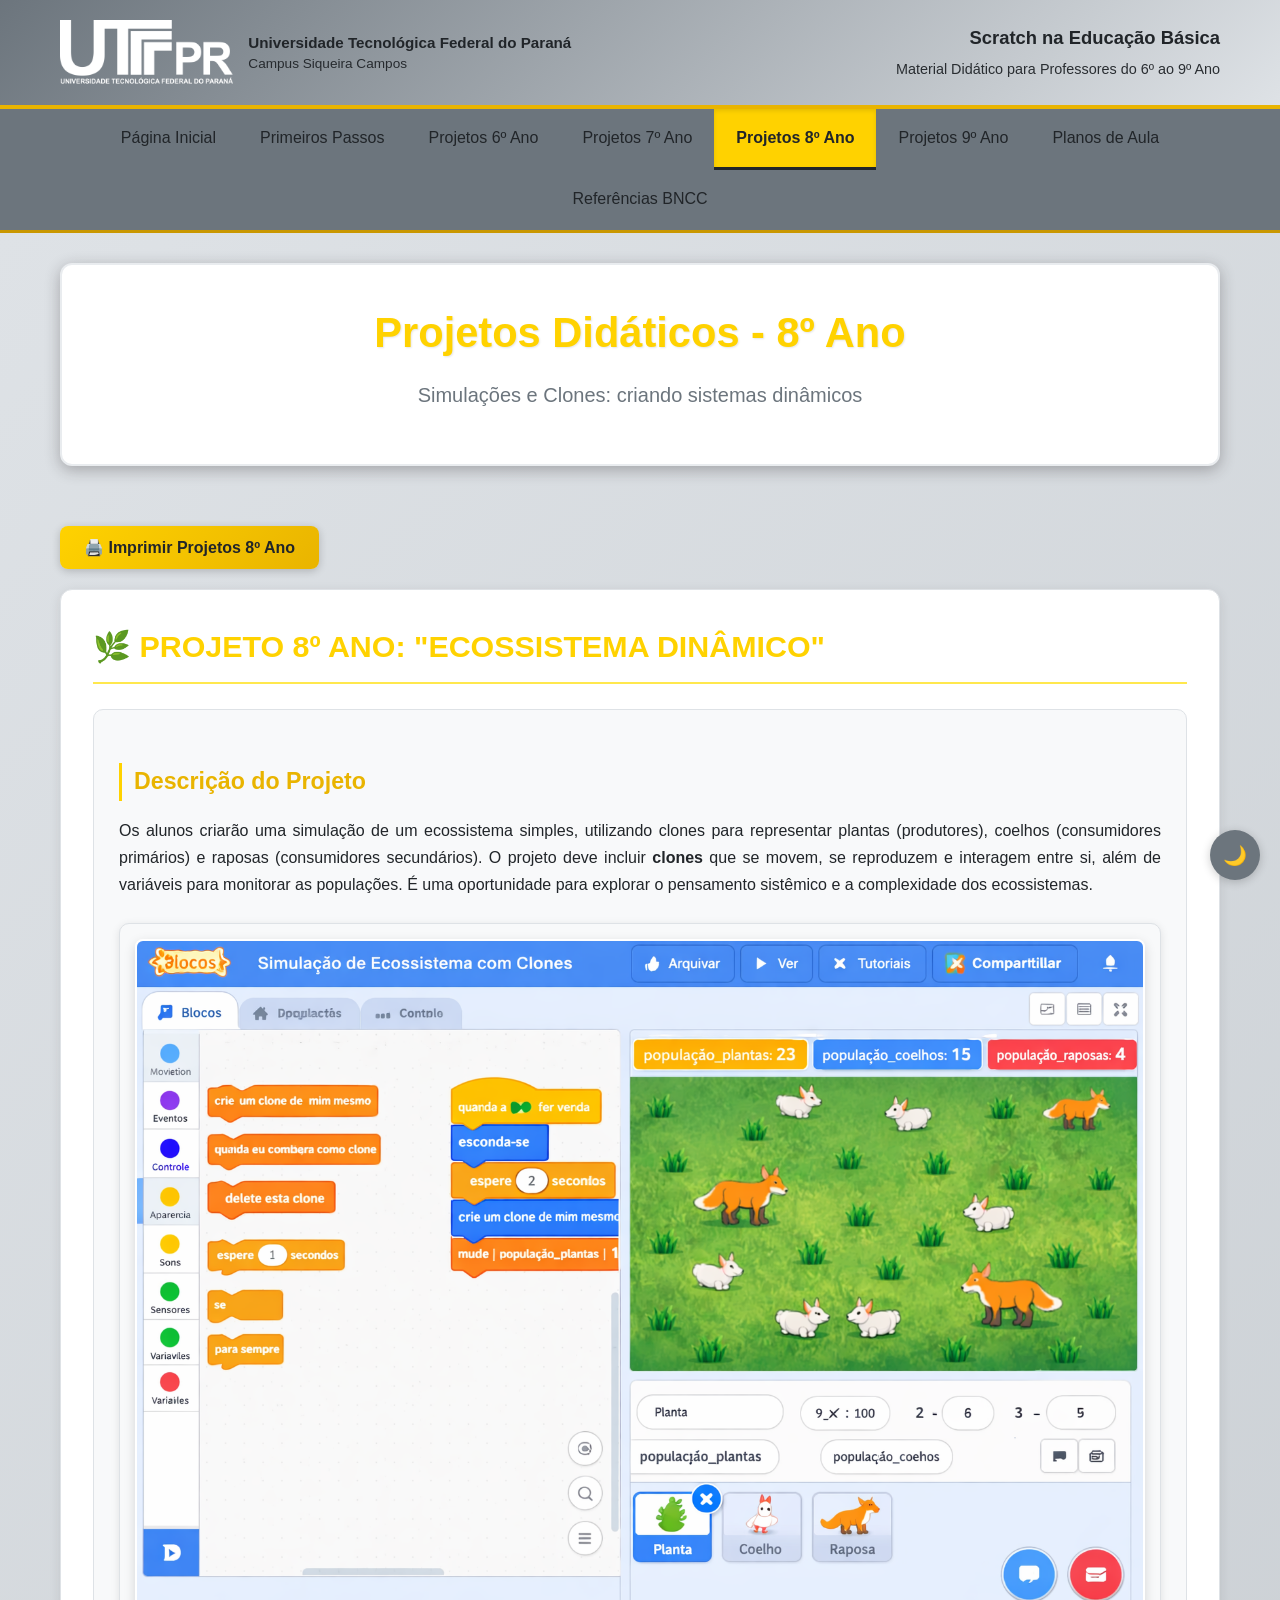
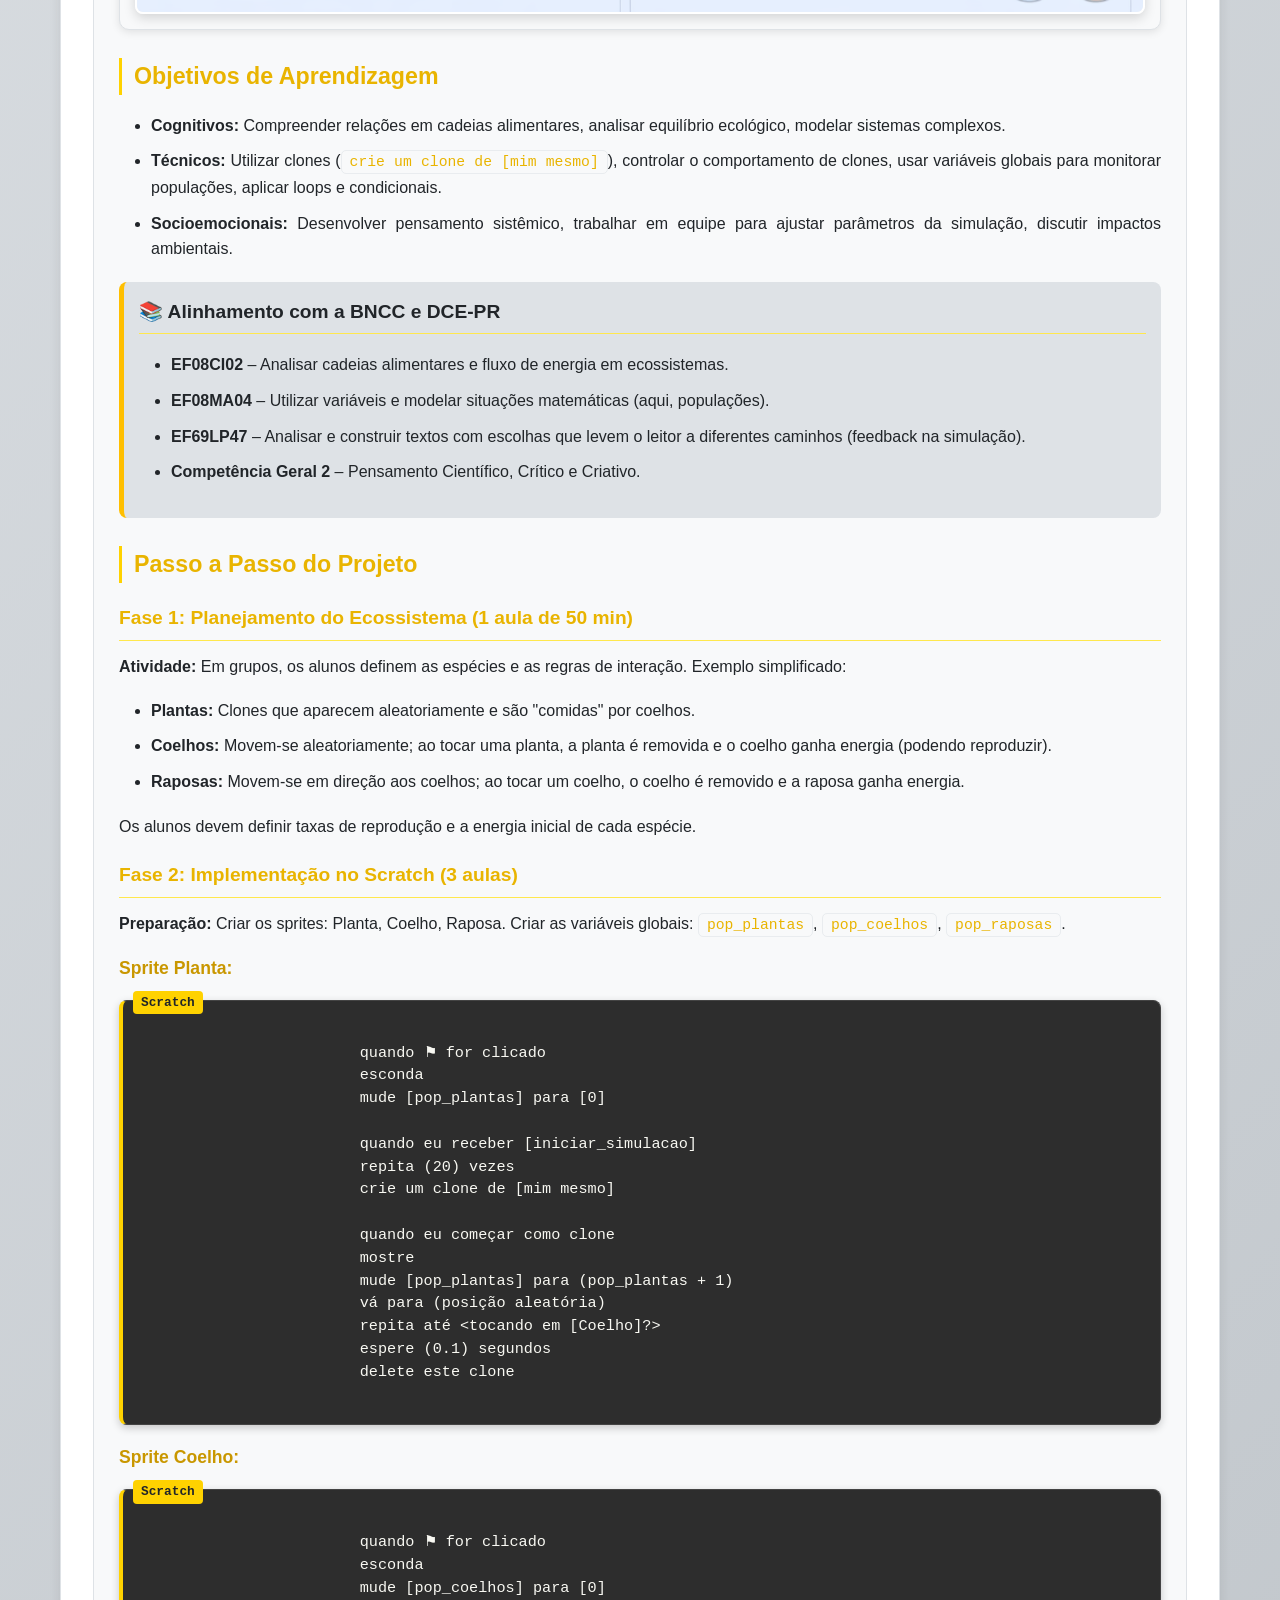
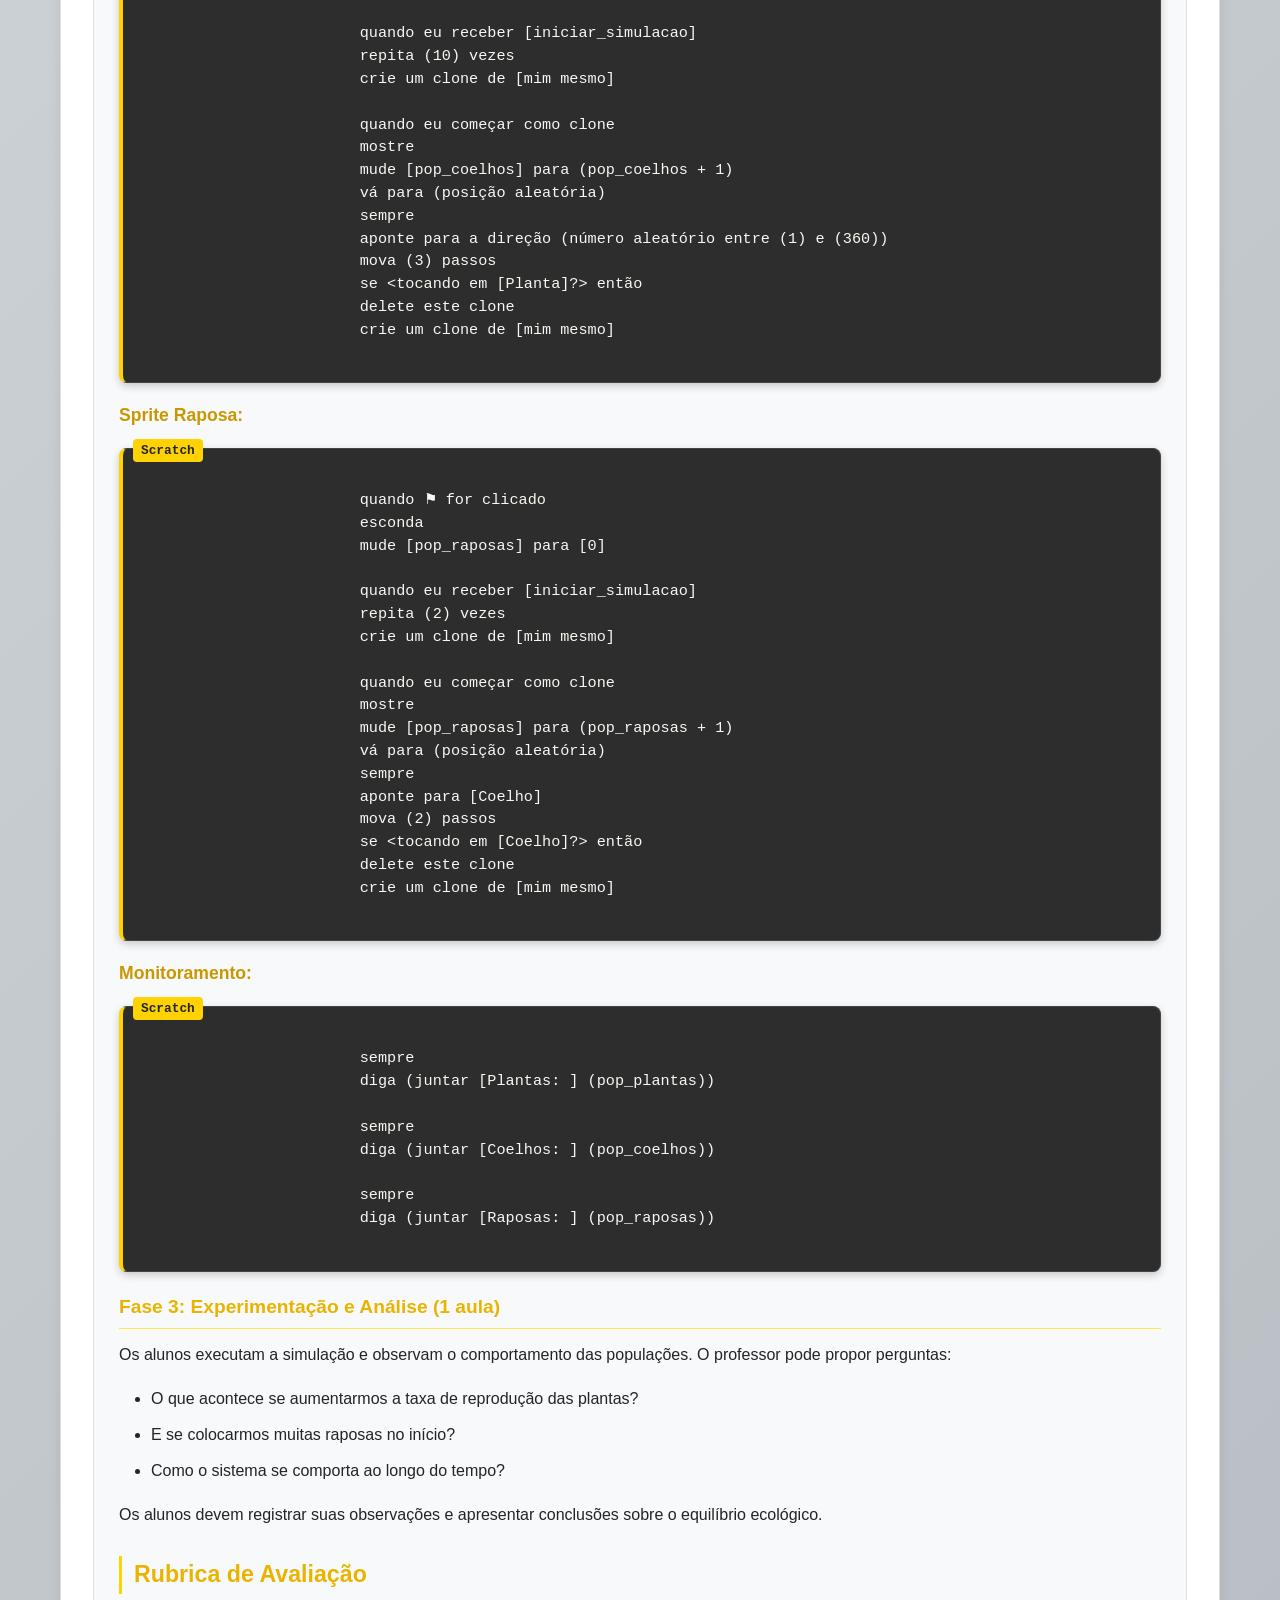
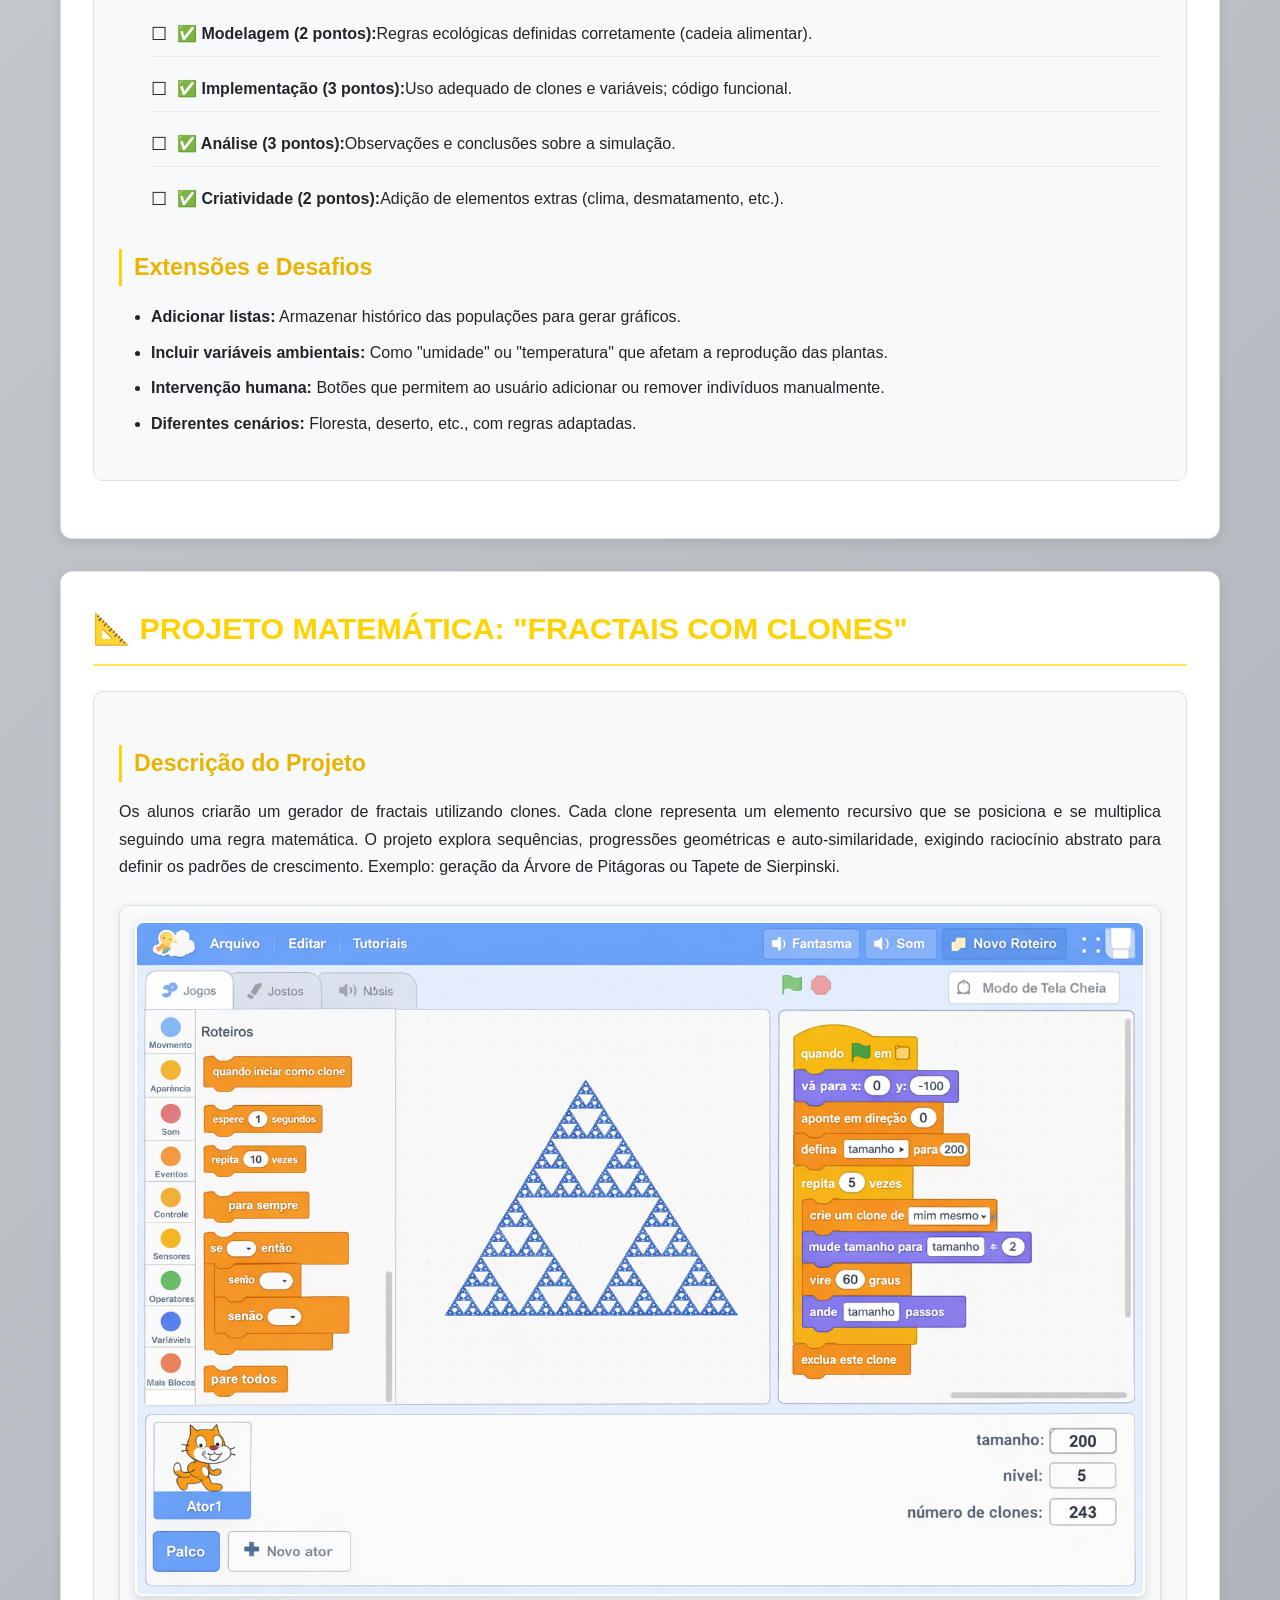
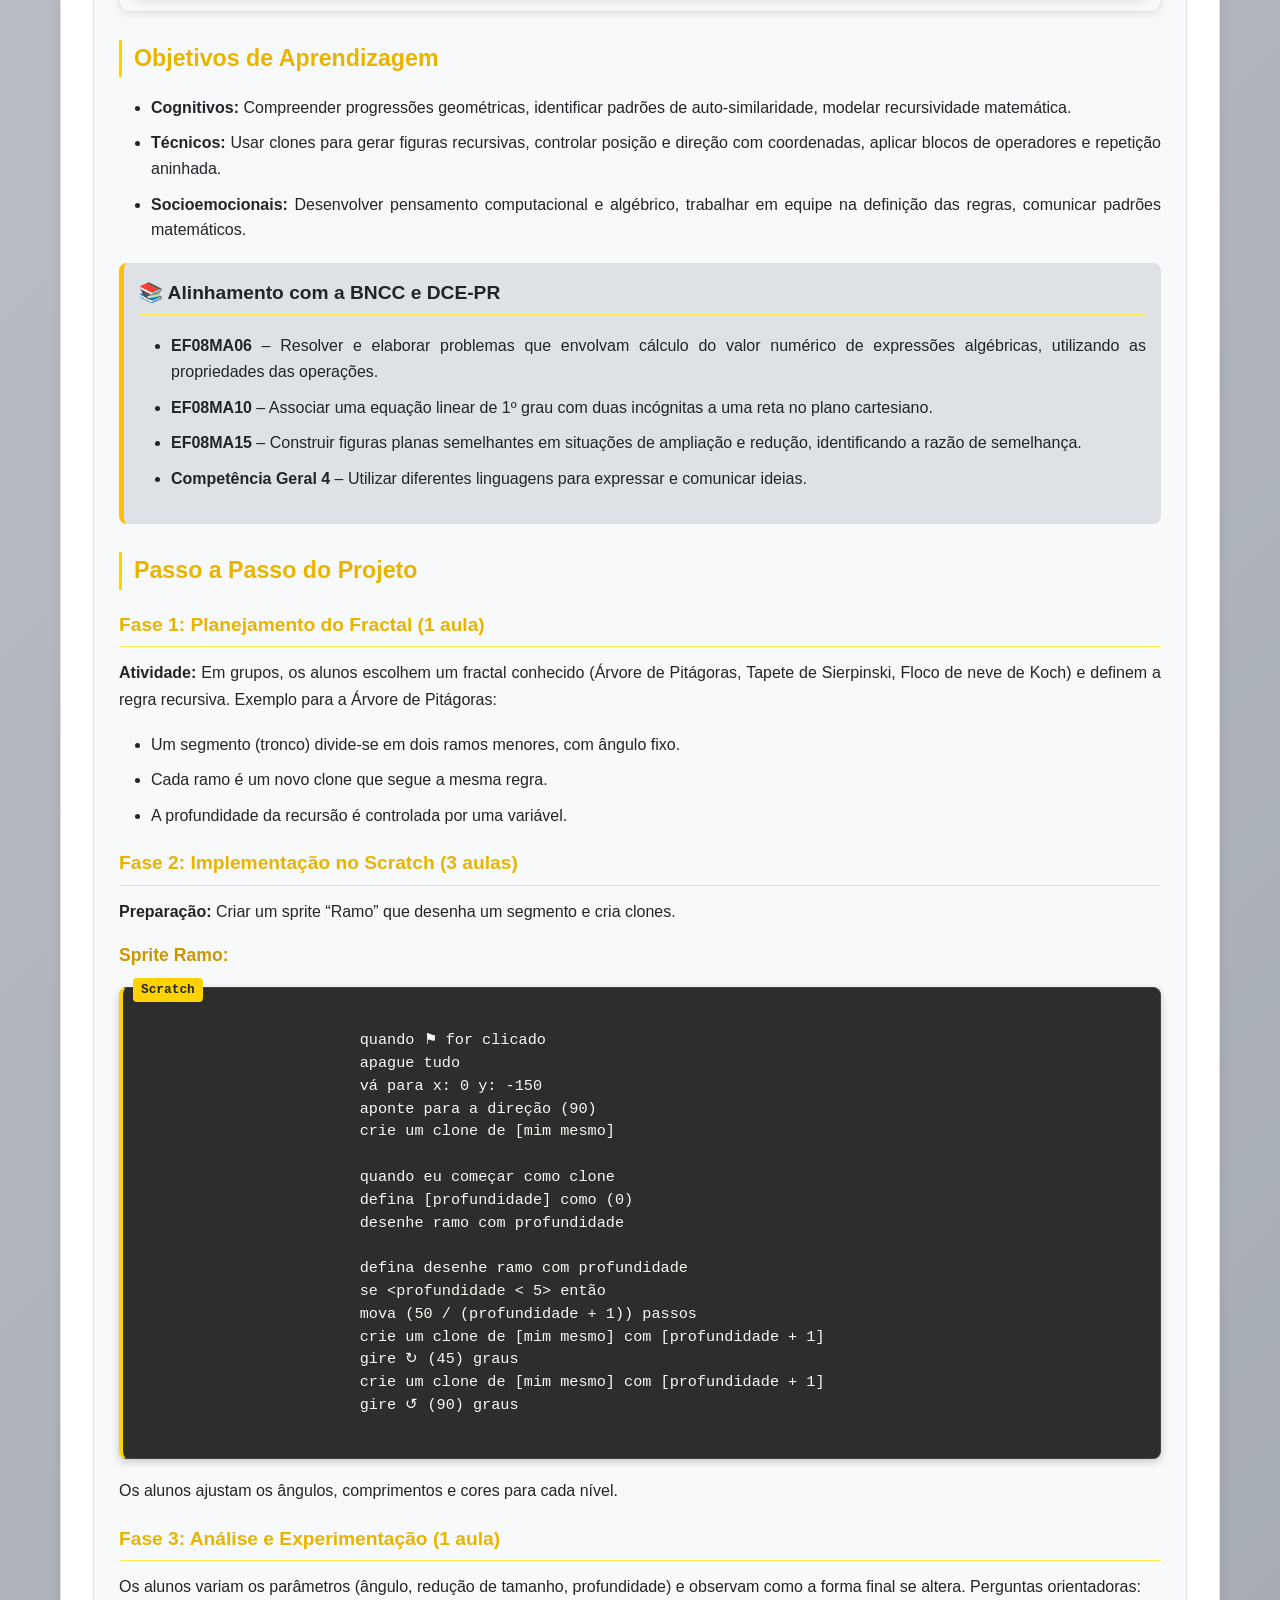
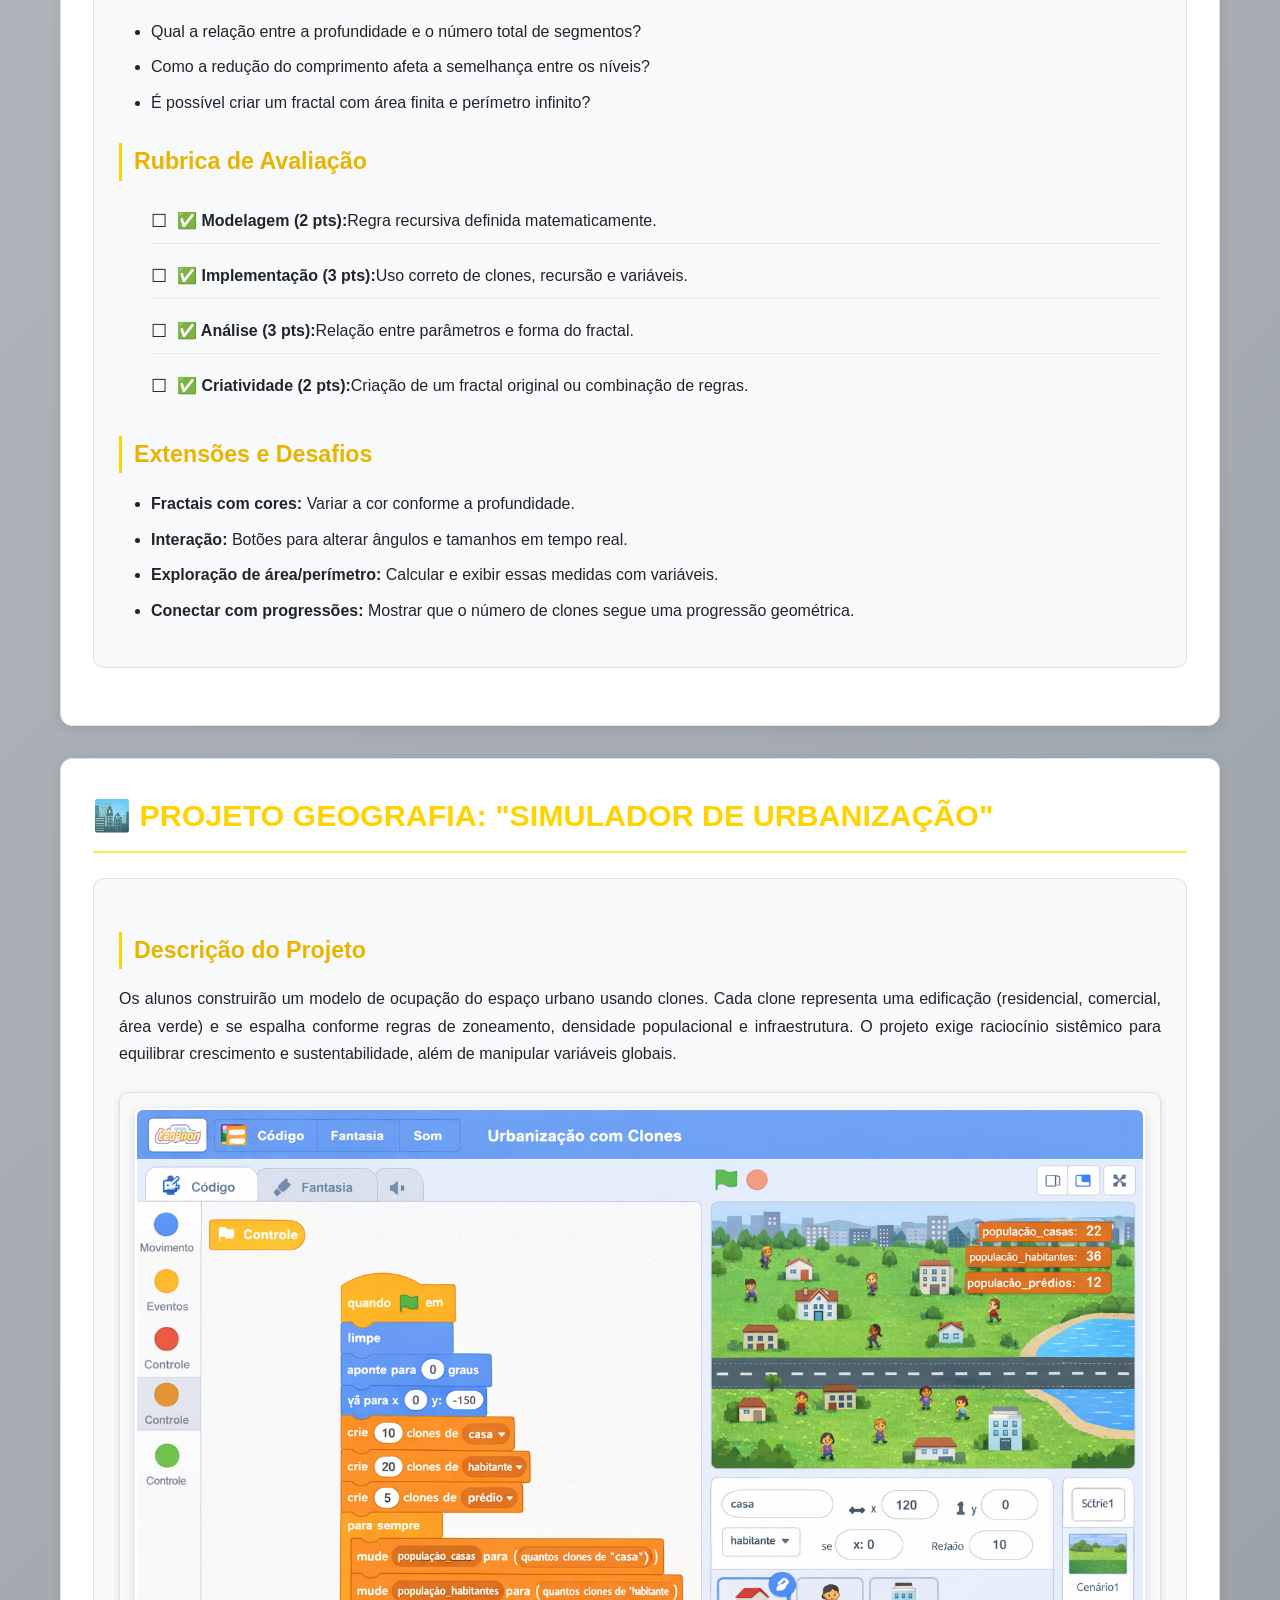
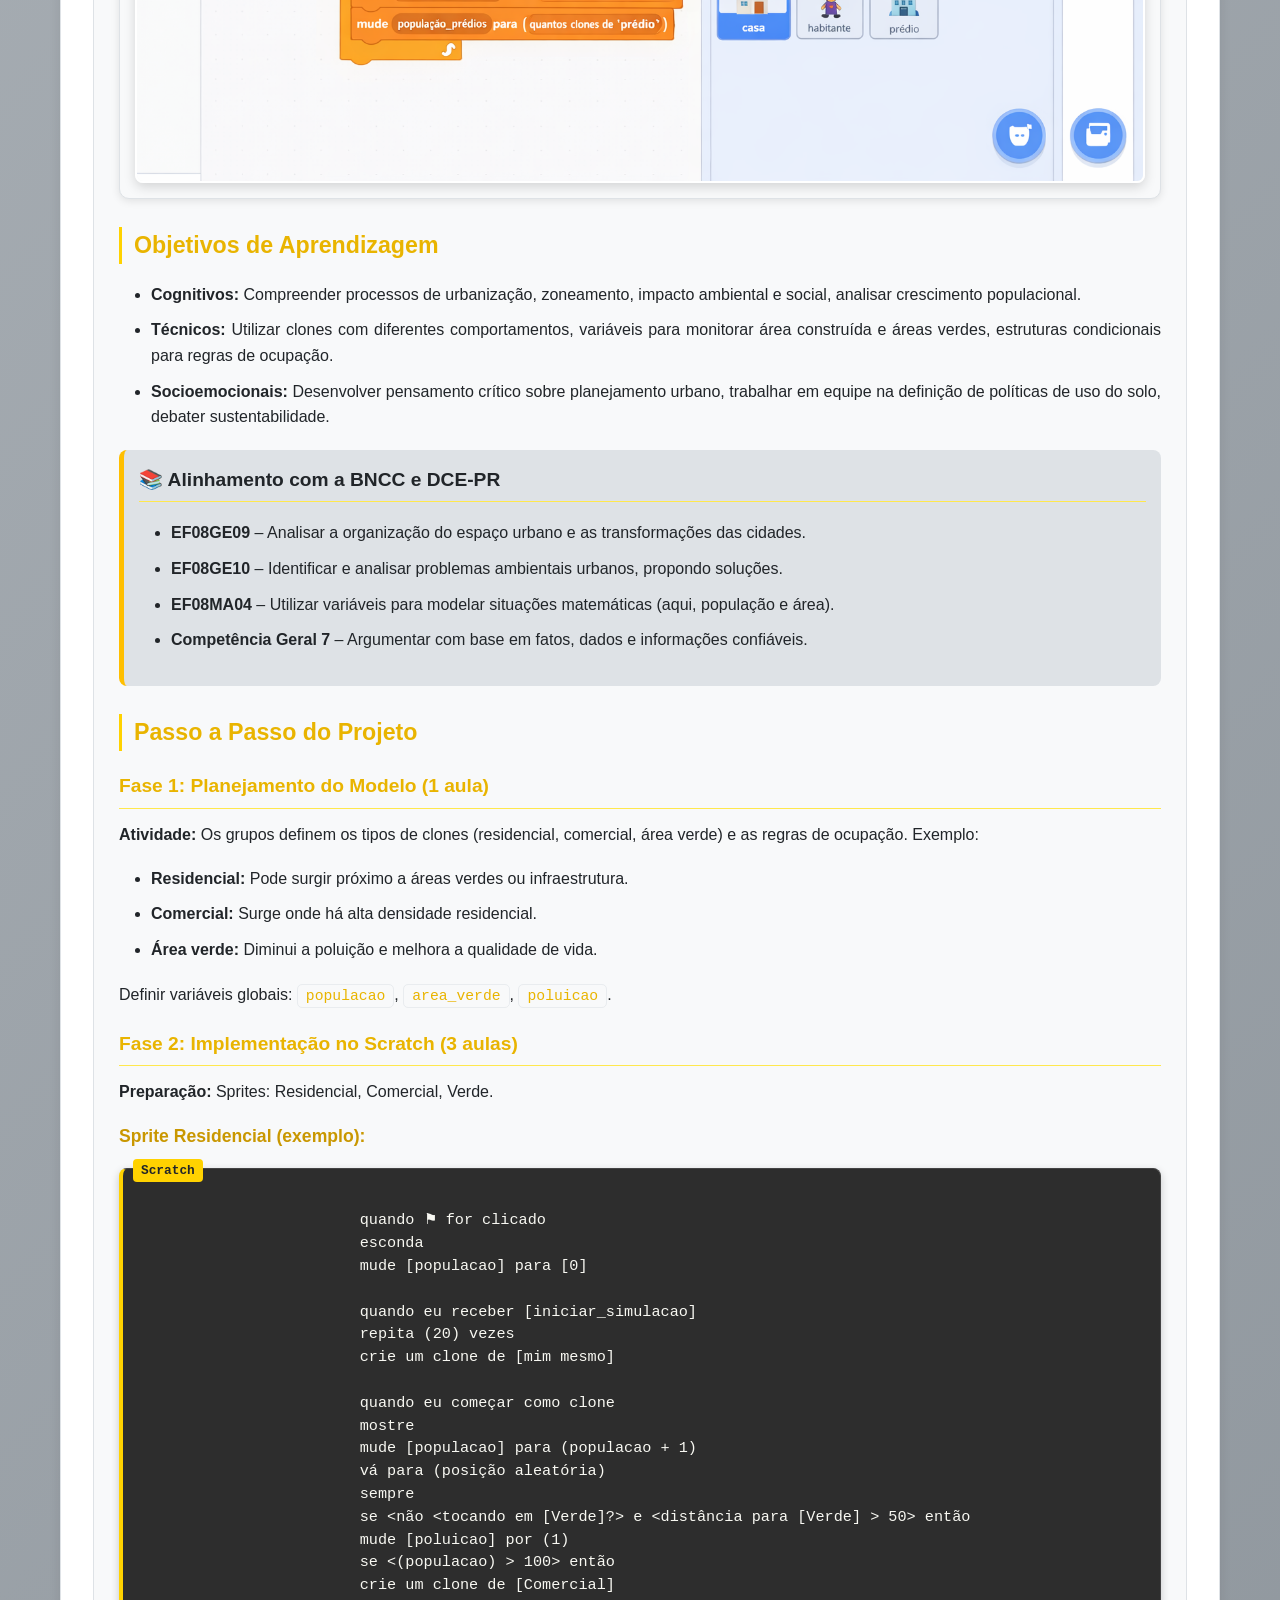
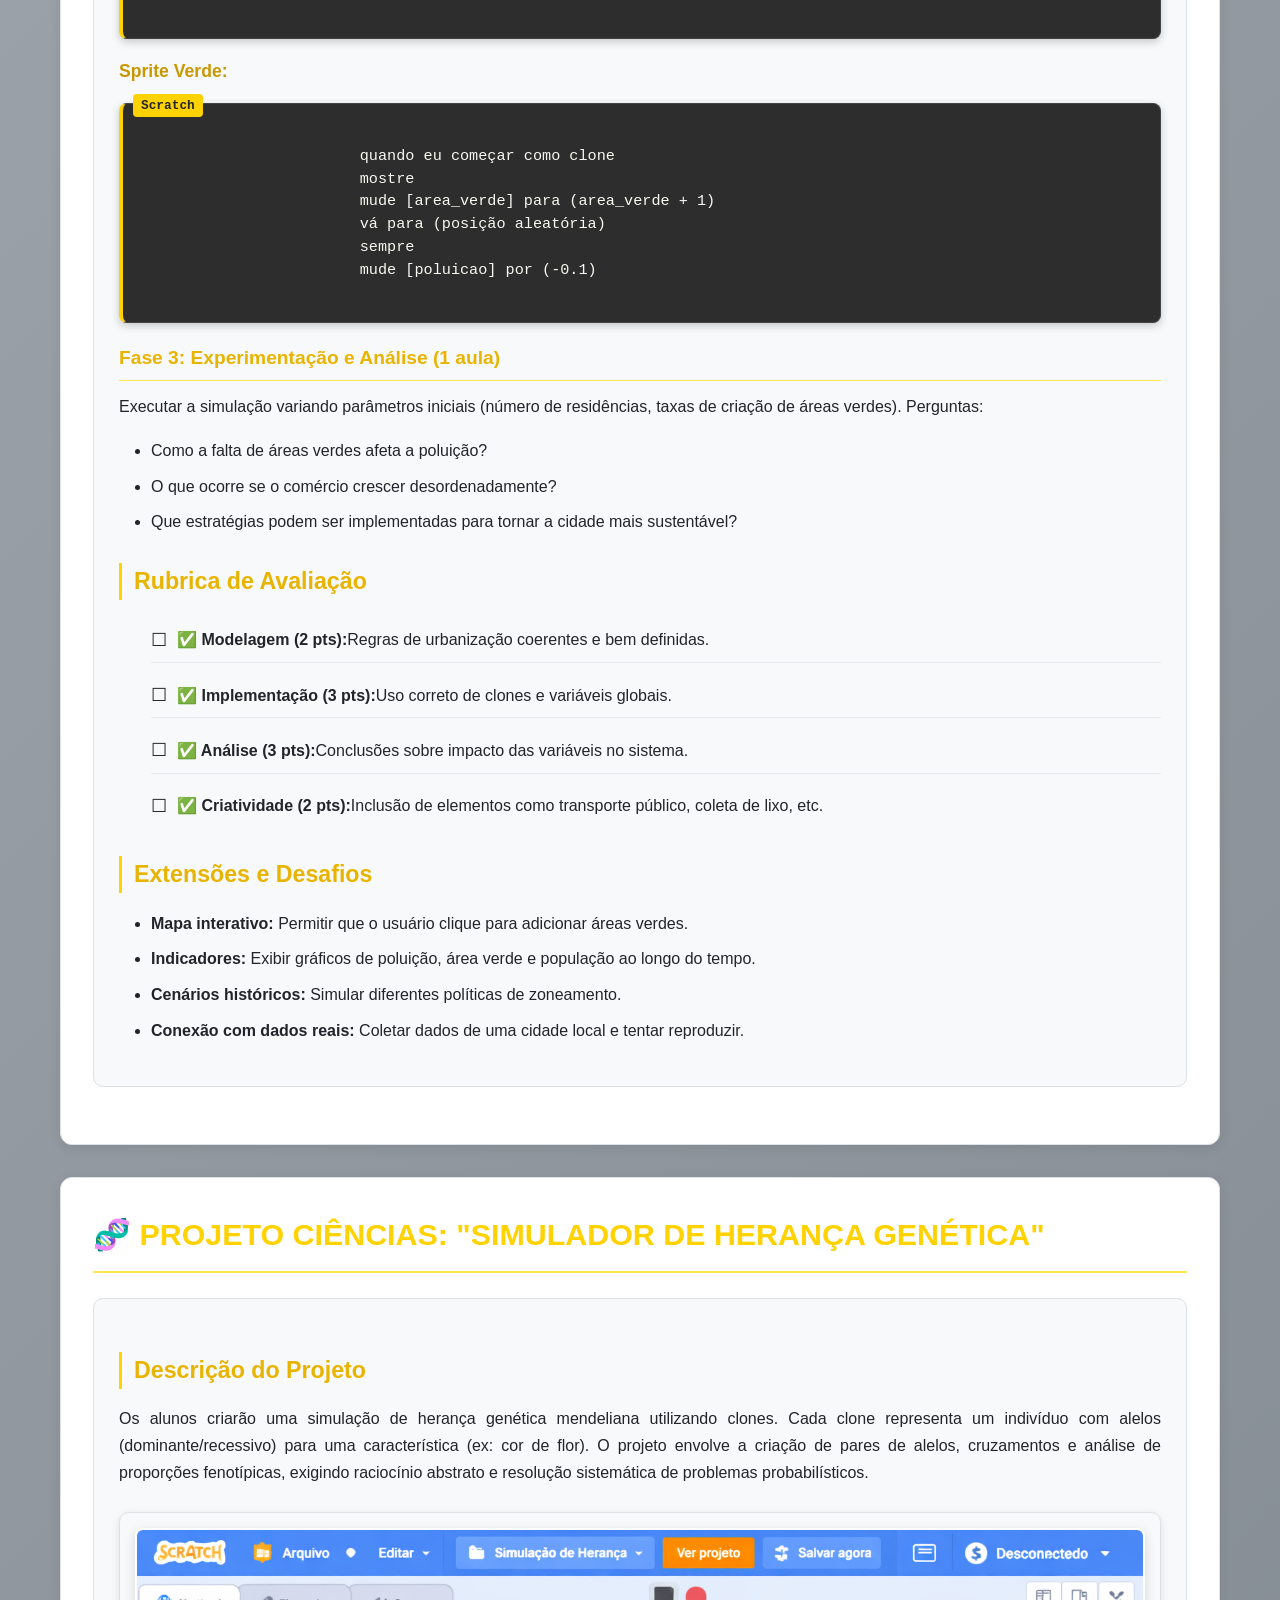
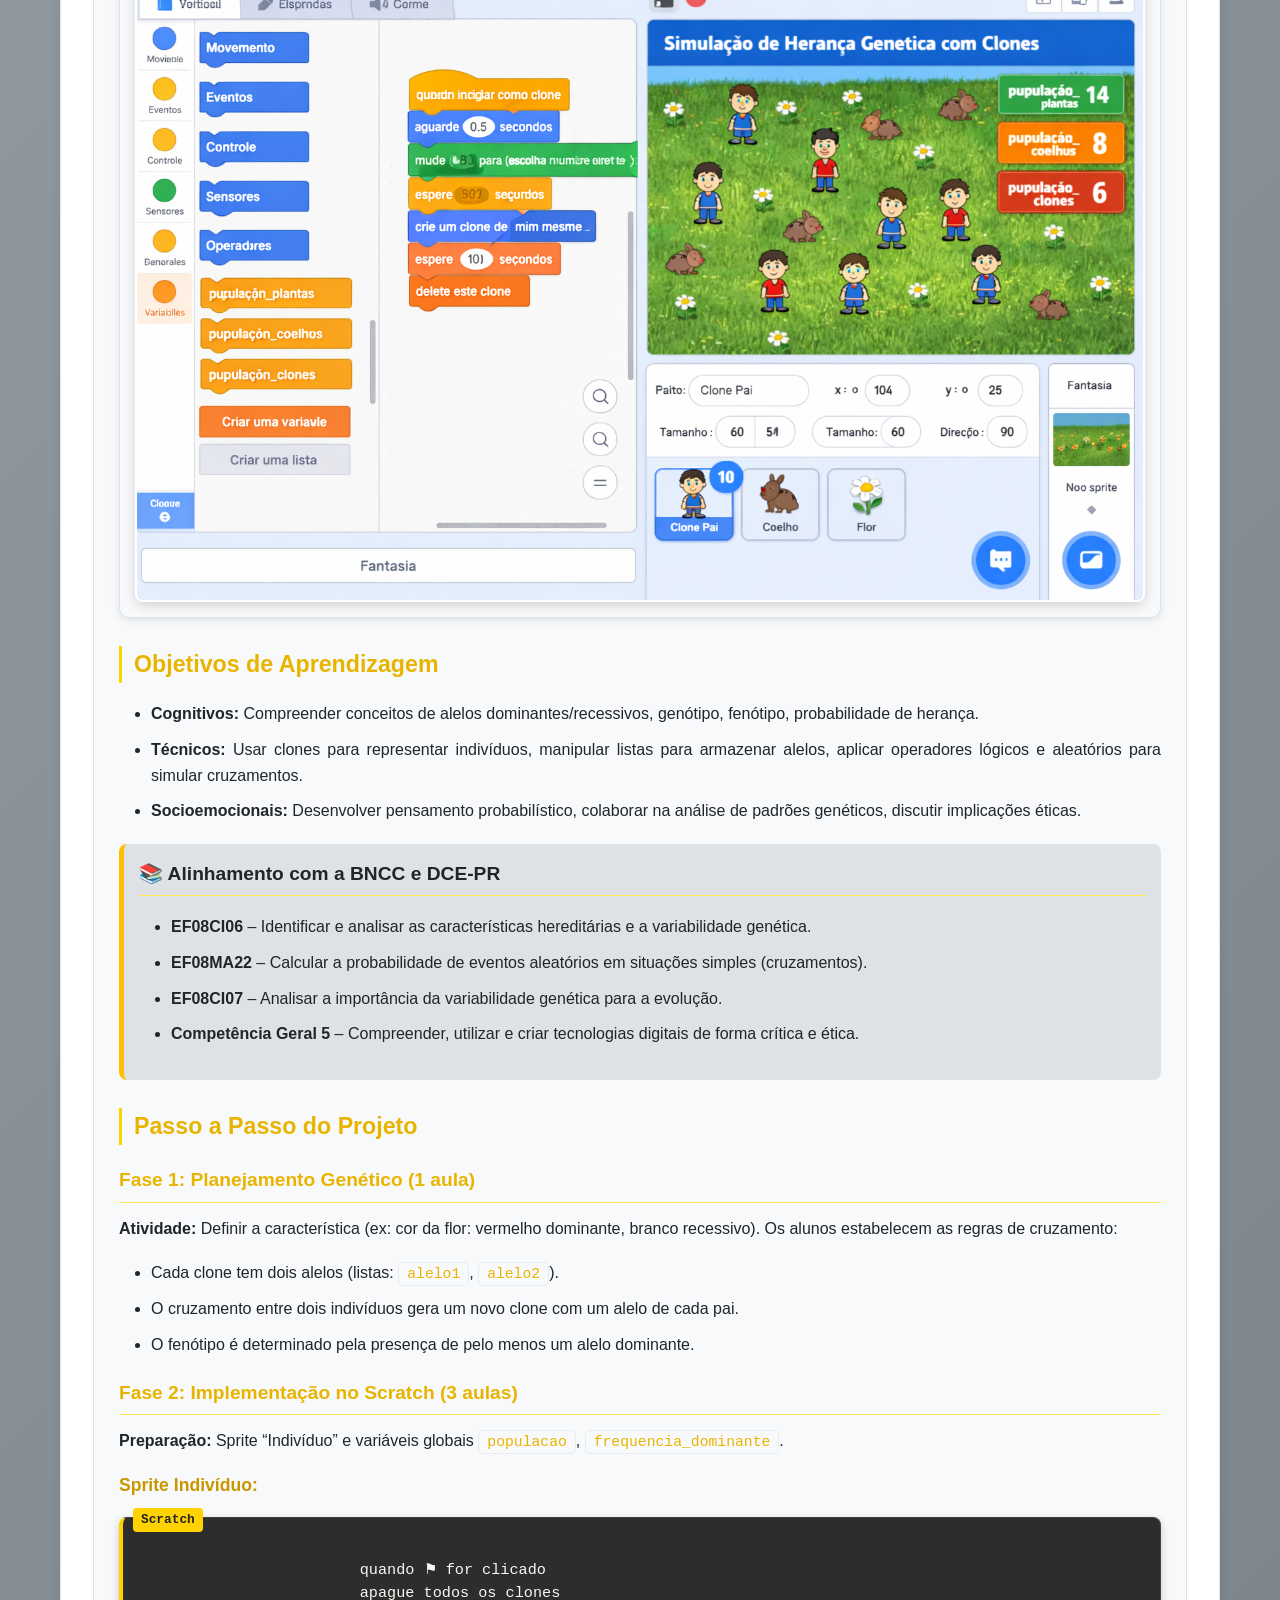
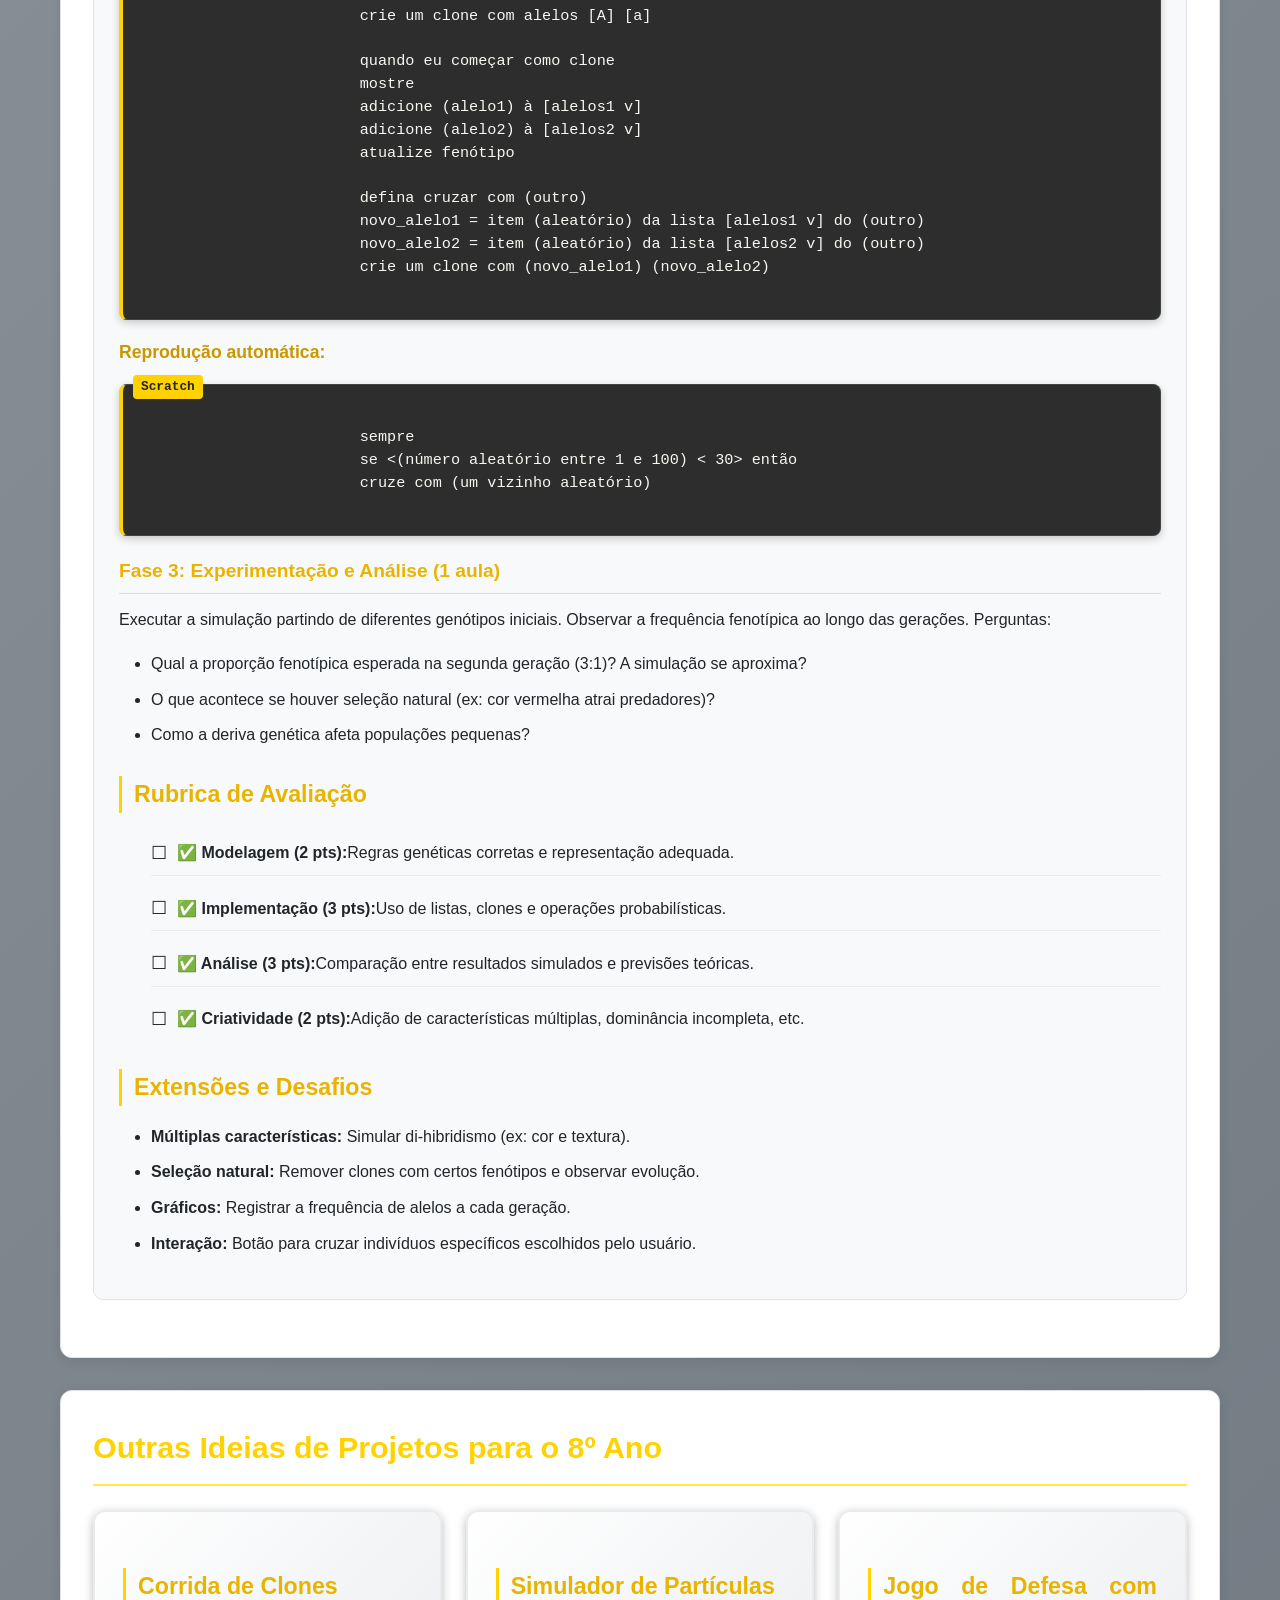
<file: pages/projetos_8_ano.html>
<!DOCTYPE html>
<html lang="pt-BR">
<!-- ===================================================================
     Projetos 8º Ano: Simulação com Clones | Scratch EF II
     ===================================================================
     Objetivo: Fornecer material didático para professores do 8º ano com projetos de simulação usando clones no Scratch
     Autor : Gisele Nunes, Rodrigo Barbosa
     Data  : 2026
     ===================================================================
-->

<head>
    <!-- Define o conjunto de caracteres como UTF-8 para suporte a acentos e caracteres especiais -->
    <meta charset="UTF-8">
    <!-- Configura a viewport para garantir responsividade em dispositivos móveis -->
    <meta name="viewport" content="width=device-width, initial-scale=1.0">
    <!-- Título da página exibido na aba do navegador -->
    <title>Projetos 8º Ano: Simulação com Clones | Scratch EF II</title>
    <!-- Link para o arquivo CSS externo que contém os estilos da página -->
    <link rel="stylesheet" href="../assets/css/style.css">
</head>

<body>
    <!-- ==================== CABEÇALHO DA PÁGINA ==================== -->
    <header>
        <!-- Primeira linha do cabeçalho: logo e título principal -->
        <div class="header-top">
            <!-- Container centralizador do conteúdo -->
            <div class="container">
                <!-- Área que agrupa a logo e o nome da instituição -->
                <div class="logo-container">
                    <!-- Imagem da logo da UTFPR -->
                    <img src="../assets/images/UTFPR_logo.png" alt="UTFPR Logo" class="logo">
                    <!-- Nome da universidade e campus -->
                    <div class="institution-name">
                        Universidade Tecnológica Federal do Paraná<br>
                        <small>Campus Siqueira Campos</small>
                    </div>
                </div>
                <!-- Título do material didático -->
                <div class="header-title">
                    Scratch na Educação Básica<br>
                    <small>Material Didático para Professores do 6º ao 9º Ano</small>
                </div>
            </div>
        </div>
        <!-- Segunda linha do cabeçalho: barra de navegação -->
        <div class="header-bottom">
            <div class="container">
                <!-- Menu de navegação principal -->
                <nav>
                    <ul>
                        <li><a href="../index.html">Página Inicial</a></li>
                        <li><a href="primeiros_passos.html">Primeiros Passos</a></li>
                        <li><a href="projetos_6_ano.html">Projetos 6º Ano</a></li>
                        <li><a href="projetos_7_ano.html">Projetos 7º Ano</a></li>
                        <!-- Link atual (página de projetos do 8º ano) -->
                        <li><a href="projetos_8_ano.html">Projetos 8º Ano</a></li>
                        <li><a href="projetos_9_ano.html">Projetos 9º Ano</a></li>
                        <li><a href="planos_de_aula.html">Planos de Aula</a></li>
                        <li><a href="referencias_bncc.html">Referências BNCC</a></li>
                    </ul>
                </nav>
            </div>
        </div>
    </header>

    <!-- ==================== CONTEÚDO PRINCIPAL ==================== -->
    <main>
        <!-- Container centralizador para todo o conteúdo principal -->
        <div class="container">
            <!-- Cabeçalho da página com título e subtítulo -->
            <div class="page-header">
                <h1>Projetos Didáticos - 8º Ano</h1>
                <p class="subtitle">Simulações e Clones: criando sistemas dinâmicos</p>
            </div>

            <!-- ========== PROJETO 1: ECOSSISTEMA DINÂMICO ========== -->
            <div class="content-section">
                <h2>🌿 PROJETO 8º ANO: "ECOSSISTEMA DINÂMICO"</h2>
                <div class="projeto-ano">
                    <h3>Descrição do Projeto</h3>
                    <p>Os alunos criarão uma simulação de um ecossistema simples, utilizando clones para representar
                        plantas (produtores), coelhos (consumidores primários) e raposas (consumidores secundários). O
                        projeto deve incluir <strong>clones</strong> que se movem, se reproduzem e interagem entre si,
                        além de variáveis para monitorar as populações. É uma oportunidade para explorar o pensamento
                        sistêmico e a complexidade dos ecossistemas.</p>
                    <div class="image-container">
                        <!-- Imagem ilustrativa da simulação do ecossistema -->
                        <img src="../assets/images/simulador_ecossistema.png"
                            alt="Simulação de ecossistema com clones no Scratch" class="content-image">
                    </div>
                    <h3>Objetivos de Aprendizagem</h3>
                    <ul>
                        <li><strong>Cognitivos:</strong> Compreender relações em cadeias alimentares, analisar
                            equilíbrio ecológico, modelar sistemas complexos.</li>
                        <li><strong>Técnicos:</strong> Utilizar clones (<code>crie um clone de [mim mesmo]</code>),
                            controlar o comportamento de clones, usar variáveis globais para monitorar populações,
                            aplicar loops e condicionais.</li>
                        <li><strong>Socioemocionais:</strong> Desenvolver pensamento sistêmico, trabalhar em equipe para
                            ajustar parâmetros da simulação, discutir impactos ambientais.</li>
                    </ul>
                    <!-- Caixa com alinhamento à BNCC -->
                    <div class="bncc-box">
                        <h4>📚 Alinhamento com a BNCC e DCE-PR</h4>
                        <ul>
                            <li><strong>EF08CI02</strong> – Analisar cadeias alimentares e fluxo de energia em
                                ecossistemas.</li>
                            <li><strong>EF08MA04</strong> – Utilizar variáveis e modelar situações matemáticas (aqui,
                                populações).</li>
                            <li><strong>EF69LP47</strong> – Analisar e construir textos com escolhas que levem o leitor
                                a diferentes caminhos (feedback na simulação).</li>
                            <li><strong>Competência Geral 2</strong> – Pensamento Científico, Crítico e Criativo.</li>
                        </ul>
                    </div>
                    <h3>Passo a Passo do Projeto</h3>
                    <h4>Fase 1: Planejamento do Ecossistema (1 aula de 50 min)</h4>
                    <p><strong>Atividade:</strong> Em grupos, os alunos definem as espécies e as regras de interação.
                        Exemplo simplificado:</p>
                    <ul>
                        <li><strong>Plantas:</strong> Clones que aparecem aleatoriamente e são "comidas" por coelhos.
                        </li>
                        <li><strong>Coelhos:</strong> Movem-se aleatoriamente; ao tocar uma planta, a planta é removida
                            e o coelho ganha energia (podendo reproduzir).</li>
                        <li><strong>Raposas:</strong> Movem-se em direção aos coelhos; ao tocar um coelho, o coelho é
                            removido e a raposa ganha energia.</li>
                    </ul>
                    <p>Os alunos devem definir taxas de reprodução e a energia inicial de cada espécie.</p>
                    <h4>Fase 2: Implementação no Scratch (3 aulas)</h4>
                    <p><strong>Preparação:</strong> Criar os sprites: Planta, Coelho, Raposa. Criar as variáveis
                        globais: <code>pop_plantas</code>, <code>pop_coelhos</code>, <code>pop_raposas</code>.</p>
                    <!-- Bloco de código Scratch para o sprite Planta -->
                    <h5>Sprite Planta:</h5>
                    <div class="scratch-code">
                        quando ⚑ for clicado
                        esconda
                        mude [pop_plantas] para [0]

                        quando eu receber [iniciar_simulacao]
                        repita (20) vezes
                        crie um clone de [mim mesmo]

                        quando eu começar como clone
                        mostre
                        mude [pop_plantas] para (pop_plantas + 1)
                        vá para (posição aleatória)
                        repita até &lt;tocando em [Coelho]?&gt;
                        espere (0.1) segundos
                        delete este clone
                    </div>
                    <!-- Bloco de código Scratch para o sprite Coelho -->
                    <h5>Sprite Coelho:</h5>
                    <div class="scratch-code">
                        quando ⚑ for clicado
                        esconda
                        mude [pop_coelhos] para [0]

                        quando eu receber [iniciar_simulacao]
                        repita (10) vezes
                        crie um clone de [mim mesmo]

                        quando eu começar como clone
                        mostre
                        mude [pop_coelhos] para (pop_coelhos + 1)
                        vá para (posição aleatória)
                        sempre
                        aponte para a direção (número aleatório entre (1) e (360))
                        mova (3) passos
                        se &lt;tocando em [Planta]?&gt; então
                        delete este clone
                        crie um clone de [mim mesmo]
                    </div>
                    <!-- Bloco de código Scratch para o sprite Raposa -->
                    <h5>Sprite Raposa:</h5>
                    <div class="scratch-code">
                        quando ⚑ for clicado
                        esconda
                        mude [pop_raposas] para [0]

                        quando eu receber [iniciar_simulacao]
                        repita (2) vezes
                        crie um clone de [mim mesmo]

                        quando eu começar como clone
                        mostre
                        mude [pop_raposas] para (pop_raposas + 1)
                        vá para (posição aleatória)
                        sempre
                        aponte para [Coelho]
                        mova (2) passos
                        se &lt;tocando em [Coelho]?&gt; então
                        delete este clone
                        crie um clone de [mim mesmo]
                    </div>
                    <!-- Bloco de código Scratch para monitoramento -->
                    <h5>Monitoramento:</h5>
                    <div class="scratch-code">
                        sempre
                        diga (juntar [Plantas: ] (pop_plantas))

                        sempre
                        diga (juntar [Coelhos: ] (pop_coelhos))

                        sempre
                        diga (juntar [Raposas: ] (pop_raposas))
                    </div>
                    <h4>Fase 3: Experimentação e Análise (1 aula)</h4>
                    <p>Os alunos executam a simulação e observam o comportamento das populações. O professor pode propor
                        perguntas:</p>
                    <ul>
                        <li>O que acontece se aumentarmos a taxa de reprodução das plantas?</li>
                        <li>E se colocarmos muitas raposas no início?</li>
                        <li>Como o sistema se comporta ao longo do tempo?</li>
                    </ul>
                    <p>Os alunos devem registrar suas observações e apresentar conclusões sobre o equilíbrio ecológico.
                    </p>
                    <h3>Rubrica de Avaliação</h3>
                    <ul class="checklist">
                        <li><strong>✅ Modelagem (2 pontos):</strong> Regras ecológicas definidas corretamente (cadeia
                            alimentar).</li>
                        <li><strong>✅ Implementação (3 pontos):</strong> Uso adequado de clones e variáveis; código
                            funcional.</li>
                        <li><strong>✅ Análise (3 pontos):</strong> Observações e conclusões sobre a simulação.</li>
                        <li><strong>✅ Criatividade (2 pontos):</strong> Adição de elementos extras (clima, desmatamento,
                            etc.).</li>
                    </ul>
                    <h3>Extensões e Desafios</h3>
                    <ul>
                        <li><strong>Adicionar listas:</strong> Armazenar histórico das populações para gerar gráficos.
                        </li>
                        <li><strong>Incluir variáveis ambientais:</strong> Como "umidade" ou "temperatura" que afetam a
                            reprodução das plantas.</li>
                        <li><strong>Intervenção humana:</strong> Botões que permitem ao usuário adicionar ou remover
                            indivíduos manualmente.</li>
                        <li><strong>Diferentes cenários:</strong> Floresta, deserto, etc., com regras adaptadas.</li>
                    </ul>
                </div>
            </div>

            <!-- ========== PROJETO 2: FRACTAIS COM CLONES (MATEMÁTICA) ========== -->
            <div class="content-section">
                <h2>📐 PROJETO MATEMÁTICA: "FRACTAIS COM CLONES"</h2>
                <div class="projeto-ano">
                    <h3>Descrição do Projeto</h3>
                    <p>Os alunos criarão um gerador de fractais utilizando clones. Cada clone representa um elemento
                        recursivo que se posiciona e se multiplica seguindo uma regra matemática. O projeto explora
                        sequências, progressões geométricas e auto-similaridade, exigindo raciocínio abstrato para
                        definir os padrões de crescimento. Exemplo: geração da Árvore de Pitágoras ou Tapete de
                        Sierpinski.</p>
                    <div class="image-container">
                        <img src="../assets/images/simulador_fractal.png" alt="Fractal gerado por clones no Scratch"
                            class="content-image">
                    </div>
                    <h3>Objetivos de Aprendizagem</h3>
                    <ul>
                        <li><strong>Cognitivos:</strong> Compreender progressões geométricas, identificar padrões de
                            auto-similaridade, modelar recursividade matemática.</li>
                        <li><strong>Técnicos:</strong> Usar clones para gerar figuras recursivas, controlar posição e
                            direção com coordenadas, aplicar blocos de operadores e repetição aninhada.</li>
                        <li><strong>Socioemocionais:</strong> Desenvolver pensamento computacional e algébrico,
                            trabalhar em equipe na definição das regras, comunicar padrões matemáticos.</li>
                    </ul>
                    <div class="bncc-box">
                        <h4>📚 Alinhamento com a BNCC e DCE-PR</h4>
                        <ul>
                            <li><strong>EF08MA06</strong> – Resolver e elaborar problemas que envolvam cálculo do valor
                                numérico de expressões algébricas, utilizando as propriedades das operações.</li>
                            <li><strong>EF08MA10</strong> – Associar uma equação linear de 1º grau com duas incógnitas a
                                uma reta no plano cartesiano.</li>
                            <li><strong>EF08MA15</strong> – Construir figuras planas semelhantes em situações de
                                ampliação e redução, identificando a razão de semelhança.</li>
                            <li><strong>Competência Geral 4</strong> – Utilizar diferentes linguagens para expressar e
                                comunicar ideias.</li>
                        </ul>
                    </div>
                    <h3>Passo a Passo do Projeto</h3>
                    <h4>Fase 1: Planejamento do Fractal (1 aula)</h4>
                    <p><strong>Atividade:</strong> Em grupos, os alunos escolhem um fractal conhecido (Árvore de
                        Pitágoras, Tapete de Sierpinski, Floco de neve de Koch) e definem a regra recursiva. Exemplo
                        para a Árvore de Pitágoras:</p>
                    <ul>
                        <li>Um segmento (tronco) divide‑se em dois ramos menores, com ângulo fixo.</li>
                        <li>Cada ramo é um novo clone que segue a mesma regra.</li>
                        <li>A profundidade da recursão é controlada por uma variável.</li>
                    </ul>
                    <h4>Fase 2: Implementação no Scratch (3 aulas)</h4>
                    <p><strong>Preparação:</strong> Criar um sprite “Ramo” que desenha um segmento e cria clones.</p>
                    <h5>Sprite Ramo:</h5>
                    <div class="scratch-code">
                        quando ⚑ for clicado
                        apague tudo
                        vá para x: 0 y: -150
                        aponte para a direção (90)
                        crie um clone de [mim mesmo]

                        quando eu começar como clone
                        defina [profundidade] como (0)
                        desenhe ramo com profundidade

                        defina desenhe ramo com profundidade
                        se &lt;profundidade &lt; 5&gt; então
                        mova (50 / (profundidade + 1)) passos
                        crie um clone de [mim mesmo] com [profundidade + 1]
                        gire ↻ (45) graus
                        crie um clone de [mim mesmo] com [profundidade + 1]
                        gire ↺ (90) graus
                    </div>
                    <p>Os alunos ajustam os ângulos, comprimentos e cores para cada nível.</p>
                    <h4>Fase 3: Análise e Experimentação (1 aula)</h4>
                    <p>Os alunos variam os parâmetros (ângulo, redução de tamanho, profundidade) e observam como a forma
                        final se altera. Perguntas orientadoras:</p>
                    <ul>
                        <li>Qual a relação entre a profundidade e o número total de segmentos?</li>
                        <li>Como a redução do comprimento afeta a semelhança entre os níveis?</li>
                        <li>É possível criar um fractal com área finita e perímetro infinito?</li>
                    </ul>
                    <h3>Rubrica de Avaliação</h3>
                    <ul class="checklist">
                        <li><strong>✅ Modelagem (2 pts):</strong> Regra recursiva definida matematicamente.</li>
                        <li><strong>✅ Implementação (3 pts):</strong> Uso correto de clones, recursão e variáveis.</li>
                        <li><strong>✅ Análise (3 pts):</strong> Relação entre parâmetros e forma do fractal.</li>
                        <li><strong>✅ Criatividade (2 pts):</strong> Criação de um fractal original ou combinação de
                            regras.</li>
                    </ul>
                    <h3>Extensões e Desafios</h3>
                    <ul>
                        <li><strong>Fractais com cores:</strong> Variar a cor conforme a profundidade.</li>
                        <li><strong>Interação:</strong> Botões para alterar ângulos e tamanhos em tempo real.</li>
                        <li><strong>Exploração de área/perímetro:</strong> Calcular e exibir essas medidas com
                            variáveis.</li>
                        <li><strong>Conectar com progressões:</strong> Mostrar que o número de clones segue uma
                            progressão geométrica.</li>
                    </ul>
                </div>
            </div>

            <!-- ========== PROJETO 3: SIMULADOR DE URBANIZAÇÃO (GEOGRAFIA) ========== -->
            <div class="content-section">
                <h2>🏙️ PROJETO GEOGRAFIA: "SIMULADOR DE URBANIZAÇÃO"</h2>
                <div class="projeto-ano">
                    <h3>Descrição do Projeto</h3>
                    <p>Os alunos construirão um modelo de ocupação do espaço urbano usando clones. Cada clone representa
                        uma edificação (residencial, comercial, área verde) e se espalha conforme regras de zoneamento,
                        densidade populacional e infraestrutura. O projeto exige raciocínio sistêmico para equilibrar
                        crescimento e sustentabilidade, além de manipular variáveis globais.</p>
                    <div class="image-container">
                        <img src="../assets/images/simulador_urbanizacao.png"
                            alt="Simulação de urbanização com clones no Scratch" class="content-image">
                    </div>
                    <h3>Objetivos de Aprendizagem</h3>
                    <ul>
                        <li><strong>Cognitivos:</strong> Compreender processos de urbanização, zoneamento, impacto
                            ambiental e social, analisar crescimento populacional.</li>
                        <li><strong>Técnicos:</strong> Utilizar clones com diferentes comportamentos, variáveis para
                            monitorar área construída e áreas verdes, estruturas condicionais para regras de ocupação.
                        </li>
                        <li><strong>Socioemocionais:</strong> Desenvolver pensamento crítico sobre planejamento urbano,
                            trabalhar em equipe na definição de políticas de uso do solo, debater sustentabilidade.</li>
                    </ul>
                    <div class="bncc-box">
                        <h4>📚 Alinhamento com a BNCC e DCE-PR</h4>
                        <ul>
                            <li><strong>EF08GE09</strong> – Analisar a organização do espaço urbano e as transformações
                                das cidades.</li>
                            <li><strong>EF08GE10</strong> – Identificar e analisar problemas ambientais urbanos,
                                propondo soluções.</li>
                            <li><strong>EF08MA04</strong> – Utilizar variáveis para modelar situações matemáticas (aqui,
                                população e área).</li>
                            <li><strong>Competência Geral 7</strong> – Argumentar com base em fatos, dados e informações
                                confiáveis.</li>
                        </ul>
                    </div>
                    <h3>Passo a Passo do Projeto</h3>
                    <h4>Fase 1: Planejamento do Modelo (1 aula)</h4>
                    <p><strong>Atividade:</strong> Os grupos definem os tipos de clones (residencial, comercial, área
                        verde) e as regras de ocupação. Exemplo:</p>
                    <ul>
                        <li><strong>Residencial:</strong> Pode surgir próximo a áreas verdes ou infraestrutura.</li>
                        <li><strong>Comercial:</strong> Surge onde há alta densidade residencial.</li>
                        <li><strong>Área verde:</strong> Diminui a poluição e melhora a qualidade de vida.</li>
                    </ul>
                    <p>Definir variáveis globais: <code>populacao</code>, <code>area_verde</code>,
                        <code>poluicao</code>.
                    </p>
                    <h4>Fase 2: Implementação no Scratch (3 aulas)</h4>
                    <p><strong>Preparação:</strong> Sprites: Residencial, Comercial, Verde.</p>
                    <h5>Sprite Residencial (exemplo):</h5>
                    <div class="scratch-code">
                        quando ⚑ for clicado
                        esconda
                        mude [populacao] para [0]

                        quando eu receber [iniciar_simulacao]
                        repita (20) vezes
                        crie um clone de [mim mesmo]

                        quando eu começar como clone
                        mostre
                        mude [populacao] para (populacao + 1)
                        vá para (posição aleatória)
                        sempre
                        se &lt;não &lt;tocando em [Verde]?&gt; e &lt;distância para [Verde] &gt; 50&gt; então
                        mude [poluicao] por (1)
                        se &lt;(populacao) &gt; 100&gt; então
                        crie um clone de [Comercial]
                    </div>
                    <h5>Sprite Verde:</h5>
                    <div class="scratch-code">
                        quando eu começar como clone
                        mostre
                        mude [area_verde] para (area_verde + 1)
                        vá para (posição aleatória)
                        sempre
                        mude [poluicao] por (-0.1)
                    </div>
                    <h4>Fase 3: Experimentação e Análise (1 aula)</h4>
                    <p>Executar a simulação variando parâmetros iniciais (número de residências, taxas de criação de
                        áreas verdes). Perguntas:</p>
                    <ul>
                        <li>Como a falta de áreas verdes afeta a poluição?</li>
                        <li>O que ocorre se o comércio crescer desordenadamente?</li>
                        <li>Que estratégias podem ser implementadas para tornar a cidade mais sustentável?</li>
                    </ul>
                    <h3>Rubrica de Avaliação</h3>
                    <ul class="checklist">
                        <li><strong>✅ Modelagem (2 pts):</strong> Regras de urbanização coerentes e bem definidas.</li>
                        <li><strong>✅ Implementação (3 pts):</strong> Uso correto de clones e variáveis globais.</li>
                        <li><strong>✅ Análise (3 pts):</strong> Conclusões sobre impacto das variáveis no sistema.</li>
                        <li><strong>✅ Criatividade (2 pts):</strong> Inclusão de elementos como transporte público,
                            coleta de lixo, etc.</li>
                    </ul>
                    <h3>Extensões e Desafios</h3>
                    <ul>
                        <li><strong>Mapa interativo:</strong> Permitir que o usuário clique para adicionar áreas verdes.
                        </li>
                        <li><strong>Indicadores:</strong> Exibir gráficos de poluição, área verde e população ao longo
                            do tempo.</li>
                        <li><strong>Cenários históricos:</strong> Simular diferentes políticas de zoneamento.</li>
                        <li><strong>Conexão com dados reais:</strong> Coletar dados de uma cidade local e tentar
                            reproduzir.</li>
                    </ul>
                </div>
            </div>

            <!-- ========== PROJETO 4: SIMULADOR DE HERANÇA GENÉTICA (CIÊNCIAS) ========== -->
            <div class="content-section">
                <h2>🧬 PROJETO CIÊNCIAS: "SIMULADOR DE HERANÇA GENÉTICA"</h2>
                <div class="projeto-ano">
                    <h3>Descrição do Projeto</h3>
                    <p>Os alunos criarão uma simulação de herança genética mendeliana utilizando clones. Cada clone
                        representa um indivíduo com alelos (dominante/recessivo) para uma característica (ex: cor de
                        flor). O projeto envolve a criação de pares de alelos, cruzamentos e análise de proporções
                        fenotípicas, exigindo raciocínio abstrato e resolução sistemática de problemas probabilísticos.
                    </p>
                    <div class="image-container">
                        <img src="../assets/images/simulador_genetica.png"
                            alt="Simulação de herança genética com clones no Scratch" class="content-image">
                    </div>
                    <h3>Objetivos de Aprendizagem</h3>
                    <ul>
                        <li><strong>Cognitivos:</strong> Compreender conceitos de alelos dominantes/recessivos,
                            genótipo, fenótipo, probabilidade de herança.</li>
                        <li><strong>Técnicos:</strong> Usar clones para representar indivíduos, manipular listas para
                            armazenar alelos, aplicar operadores lógicos e aleatórios para simular cruzamentos.</li>
                        <li><strong>Socioemocionais:</strong> Desenvolver pensamento probabilístico, colaborar na
                            análise de padrões genéticos, discutir implicações éticas.</li>
                    </ul>
                    <div class="bncc-box">
                        <h4>📚 Alinhamento com a BNCC e DCE-PR</h4>
                        <ul>
                            <li><strong>EF08CI06</strong> – Identificar e analisar as características hereditárias e a
                                variabilidade genética.</li>
                            <li><strong>EF08MA22</strong> – Calcular a probabilidade de eventos aleatórios em situações
                                simples (cruzamentos).</li>
                            <li><strong>EF08CI07</strong> – Analisar a importância da variabilidade genética para a
                                evolução.</li>
                            <li><strong>Competência Geral 5</strong> – Compreender, utilizar e criar tecnologias
                                digitais de forma crítica e ética.</li>
                        </ul>
                    </div>
                    <h3>Passo a Passo do Projeto</h3>
                    <h4>Fase 1: Planejamento Genético (1 aula)</h4>
                    <p><strong>Atividade:</strong> Definir a característica (ex: cor da flor: vermelho dominante, branco
                        recessivo). Os alunos estabelecem as regras de cruzamento:</p>
                    <ul>
                        <li>Cada clone tem dois alelos (listas: <code>alelo1</code>, <code>alelo2</code>).</li>
                        <li>O cruzamento entre dois indivíduos gera um novo clone com um alelo de cada pai.</li>
                        <li>O fenótipo é determinado pela presença de pelo menos um alelo dominante.</li>
                    </ul>
                    <h4>Fase 2: Implementação no Scratch (3 aulas)</h4>
                    <p><strong>Preparação:</strong> Sprite “Indivíduo” e variáveis globais <code>populacao</code>,
                        <code>frequencia_dominante</code>.
                    </p>
                    <h5>Sprite Indivíduo:</h5>
                    <div class="scratch-code">
                        quando ⚑ for clicado
                        apague todos os clones
                        crie um clone com alelos [A] [a]

                        quando eu começar como clone
                        mostre
                        adicione (alelo1) à [alelos1 v]
                        adicione (alelo2) à [alelos2 v]
                        atualize fenótipo

                        defina cruzar com (outro)
                        novo_alelo1 = item (aleatório) da lista [alelos1 v] do (outro)
                        novo_alelo2 = item (aleatório) da lista [alelos2 v] do (outro)
                        crie um clone com (novo_alelo1) (novo_alelo2)
                    </div>
                    <h5>Reprodução automática:</h5>
                    <div class="scratch-code">
                        sempre
                        se &lt;(número aleatório entre 1 e 100) &lt; 30&gt; então
                        cruze com (um vizinho aleatório)
                    </div>
                    <h4>Fase 3: Experimentação e Análise (1 aula)</h4>
                    <p>Executar a simulação partindo de diferentes genótipos iniciais. Observar a frequência fenotípica
                        ao longo das gerações. Perguntas:</p>
                    <ul>
                        <li>Qual a proporção fenotípica esperada na segunda geração (3:1)? A simulação se aproxima?</li>
                        <li>O que acontece se houver seleção natural (ex: cor vermelha atrai predadores)?</li>
                        <li>Como a deriva genética afeta populações pequenas?</li>
                    </ul>
                    <h3>Rubrica de Avaliação</h3>
                    <ul class="checklist">
                        <li><strong>✅ Modelagem (2 pts):</strong> Regras genéticas corretas e representação adequada.
                        </li>
                        <li><strong>✅ Implementação (3 pts):</strong> Uso de listas, clones e operações probabilísticas.
                        </li>
                        <li><strong>✅ Análise (3 pts):</strong> Comparação entre resultados simulados e previsões
                            teóricas.</li>
                        <li><strong>✅ Criatividade (2 pts):</strong> Adição de características múltiplas, dominância
                            incompleta, etc.</li>
                    </ul>
                    <h3>Extensões e Desafios</h3>
                    <ul>
                        <li><strong>Múltiplas características:</strong> Simular di‑hibridismo (ex: cor e textura).</li>
                        <li><strong>Seleção natural:</strong> Remover clones com certos fenótipos e observar evolução.
                        </li>
                        <li><strong>Gráficos:</strong> Registrar a frequência de alelos a cada geração.</li>
                        <li><strong>Interação:</strong> Botão para cruzar indivíduos específicos escolhidos pelo
                            usuário.</li>
                    </ul>
                </div>
            </div>

            <!-- ========== OUTRAS IDEIAS DE PROJETOS ========== -->
            <div class="content-section">
                <h2>Outras Ideias de Projetos para o 8º Ano</h2>
                <div class="card-grid">
                    <div class="nav-card">
                        <h3>Corrida de Clones</h3>
                        <p>Um jogo onde clones competem em uma pista, cada um com um comportamento diferente. Trabalha
                            listas e parâmetros.</p>
                    </div>
                    <div class="nav-card">
                        <h3>Simulador de Partículas</h3>
                        <p>Clones que se movem e colidem, simulando movimento browniano ou comportamento de gases.</p>
                    </div>
                    <div class="nav-card">
                        <h3>Jogo de Defesa com Torres</h3>
                        <p>Clones de inimigos que aparecem em ondas e clones de torres que atiram.</p>
                    </div>
                </div>
            </div>

            <!-- ========== MATERIAL DE APOIO PARA O PROFESSOR ========== -->
            <div class="content-section">
                <h2>Material de Apoio para o Professor</h2>
                <div class="info-box">
                    <h4>📌 Dicas para a Atividade</h4>
                    <ul>
                        <li><strong>Comece simples:</strong> Implemente apenas plantas e coelhos primeiro, depois
                            adicione raposas.</li>
                        <li><strong>Teste com diferentes taxas:</strong> Faça os alunos experimentarem e registrarem o
                            que observam.</li>
                        <li><strong>Utilize o "Modo de exibição de tela cheia":</strong> Ajuda a visualizar melhor o
                            movimento dos clones.</li>
                    </ul>
                </div>
                <div class="info-box">
                    <h4>📚 Conexões Curriculares</h4>
                    <ul>
                        <li><strong>Ciências:</strong> Ecologia, cadeias alimentares, fatores bióticos e abióticos.</li>
                        <li><strong>Matemática:</strong> Modelagem, análise de dados, gráficos.</li>
                        <li><strong>Geografia:</strong> Impacto humano no meio ambiente.</li>
                    </ul>
                </div>
            </div>

            <!-- ========== NAVEGAÇÃO ENTRE PÁGINAS ========== -->
            <div class="content-section">
                <h2>Navegação</h2>
                <div class="card-grid">
                    <a href="projetos_7_ano.html" class="nav-card">
                        <h3>Anterior: 7º Ano</h3>
                        <p>Quiz Educativo</p>
                    </a>
                    <a href="../index.html" class="nav-card">
                        <h3>Página Inicial</h3>
                        <p>Voltar à cartilha principal</p>
                    </a>
                    <a href="projetos_9_ano.html" class="nav-card">
                        <h3>Próximo: 9º Ano</h3>
                        <p>Super Trunfo e Ponte para Python</p>
                    </a>
                </div>
            </div>
        </div>
    </main>

    <!-- ==================== RODAPÉ ==================== -->
    <footer>
        <div class="container">
            <div class="footer-content">
                <div class="footer-section">
                    <h3>UTFPR - Campus Siqueira Campos</h3>
                    <p>Universidade Tecnológica Federal do Paraná</p>
                    <p>Departamento de Computação</p>
                </div>
                <div class="footer-section">
                    <h3>Recursos Scratch</h3>
                    <ul>
                        <li><a href="https://scratch.mit.edu" target="_blank" rel="noopener noreferrer">Site Oficial do
                                Scratch</a></li>
                        <li><a href="https://scratch.mit.edu/educators" target="_blank" rel="noopener noreferrer">Para
                                Educadores</a></li>
                        <li><a href="https://scratch.mit.edu/parents" target="_blank" rel="noopener noreferrer">Para
                                Pais</a></li>
                    </ul>
                </div>
                <div class="footer-section">
                    <h3>Contato</h3>
                    <p>Email: giseleacn@gmail.com</p>
                    <p>Email: barbosa.rodrigo.1979@gmail.com</p>
                </div>
            </div>
            <div class="copyright">
                &copy; 2026 UTFPR - Desenvolvido por Gisele Nunes e Rodrigo Barbosa. Todos os direitos reservados.
            </div>
        </div>
    </footer>

    <!-- Botão para alternar entre tema claro e escuro -->
    <button class="theme-toggle" id="themeToggle" aria-pressed="false"
        aria-label="Alternar tema claro e escuro">🌙</button>
    <!-- Script externo para funcionalidades interativas (ex: troca de tema) -->
    <script src="../assets/js/script.js"></script>
</body>

</html>
</file>
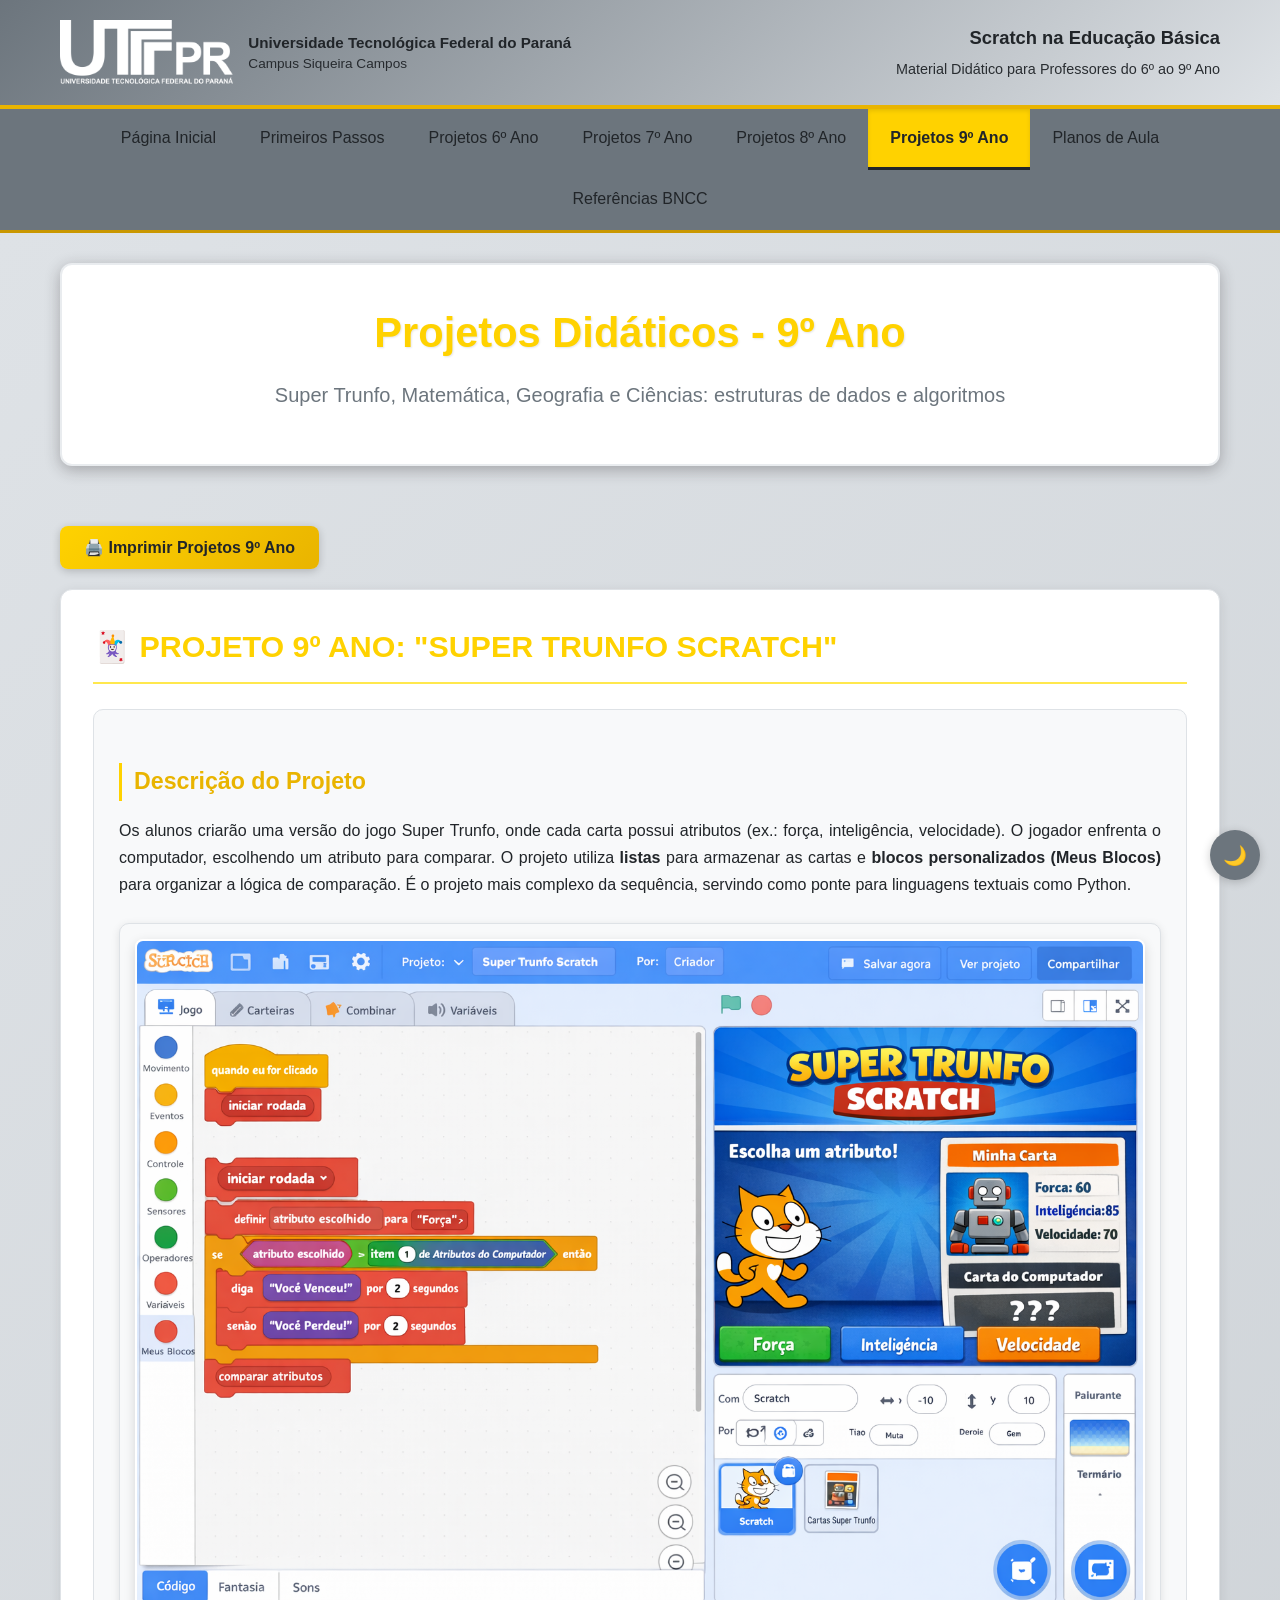
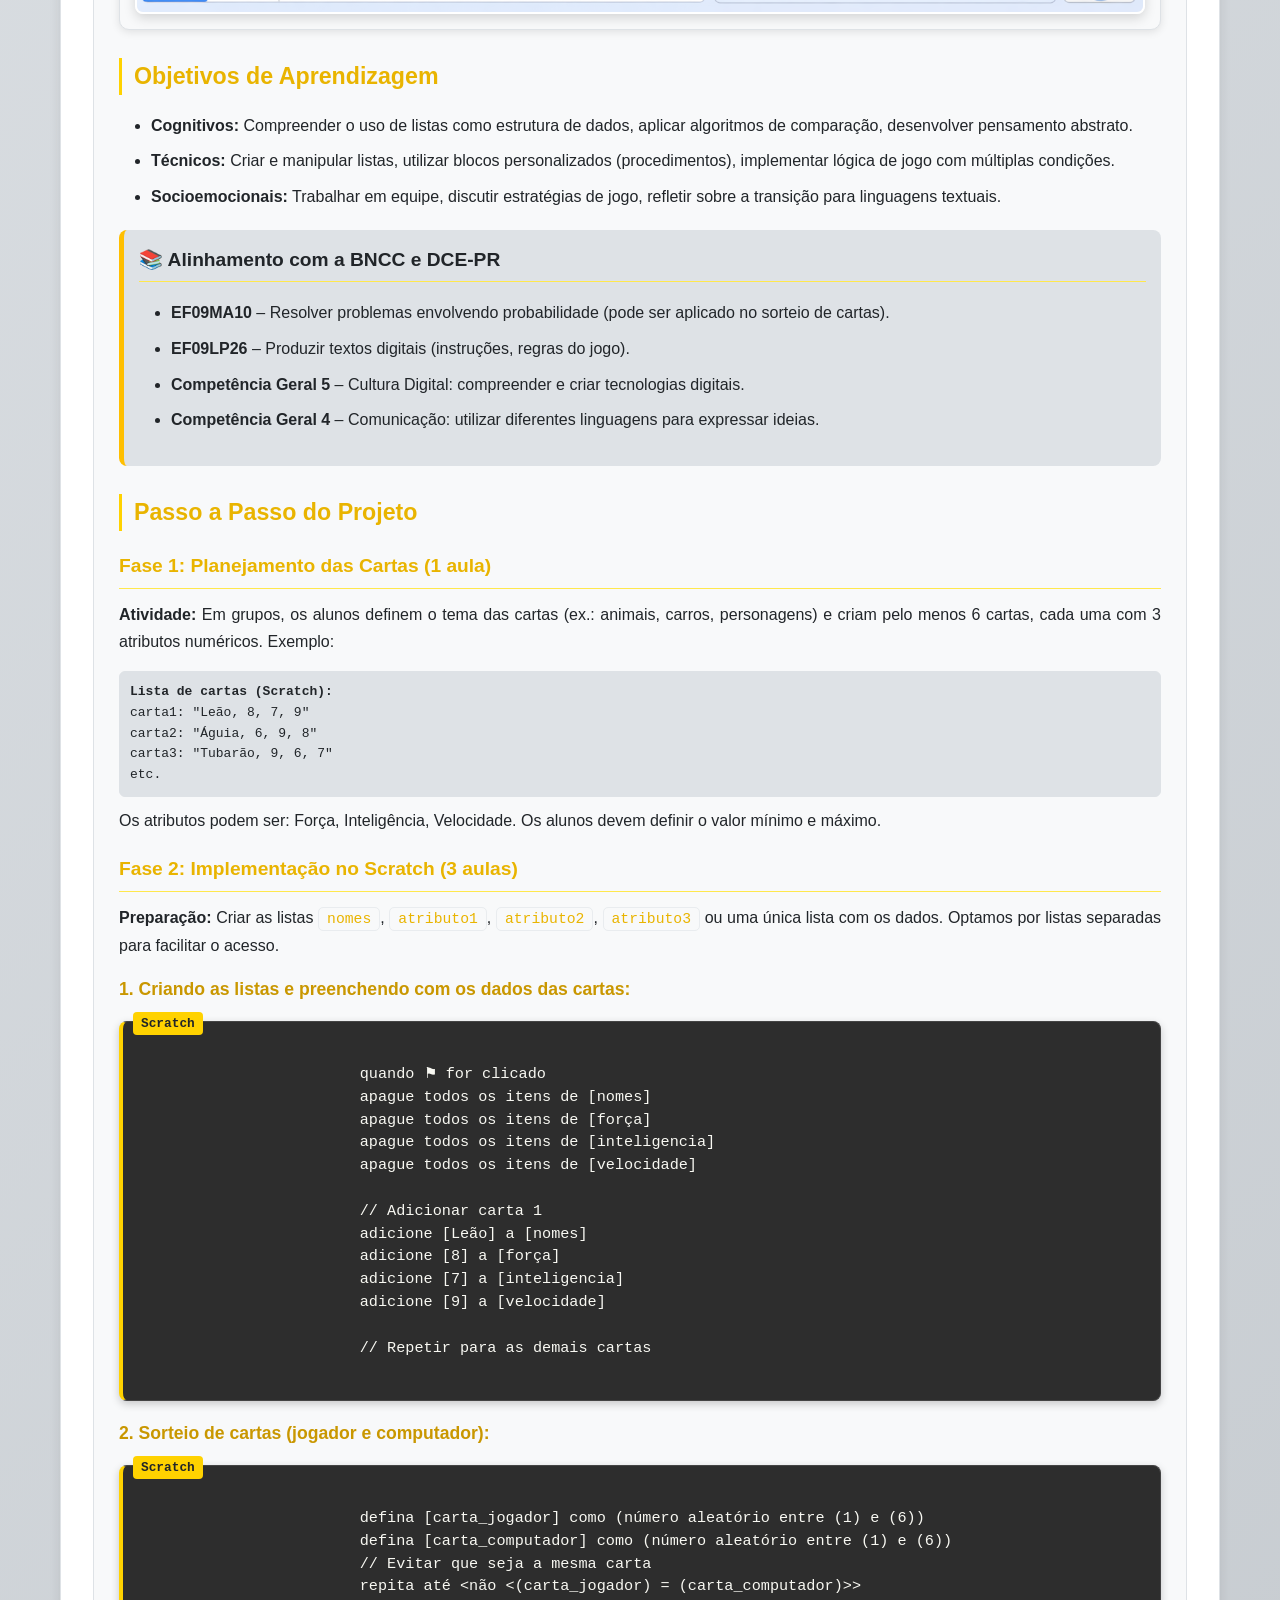
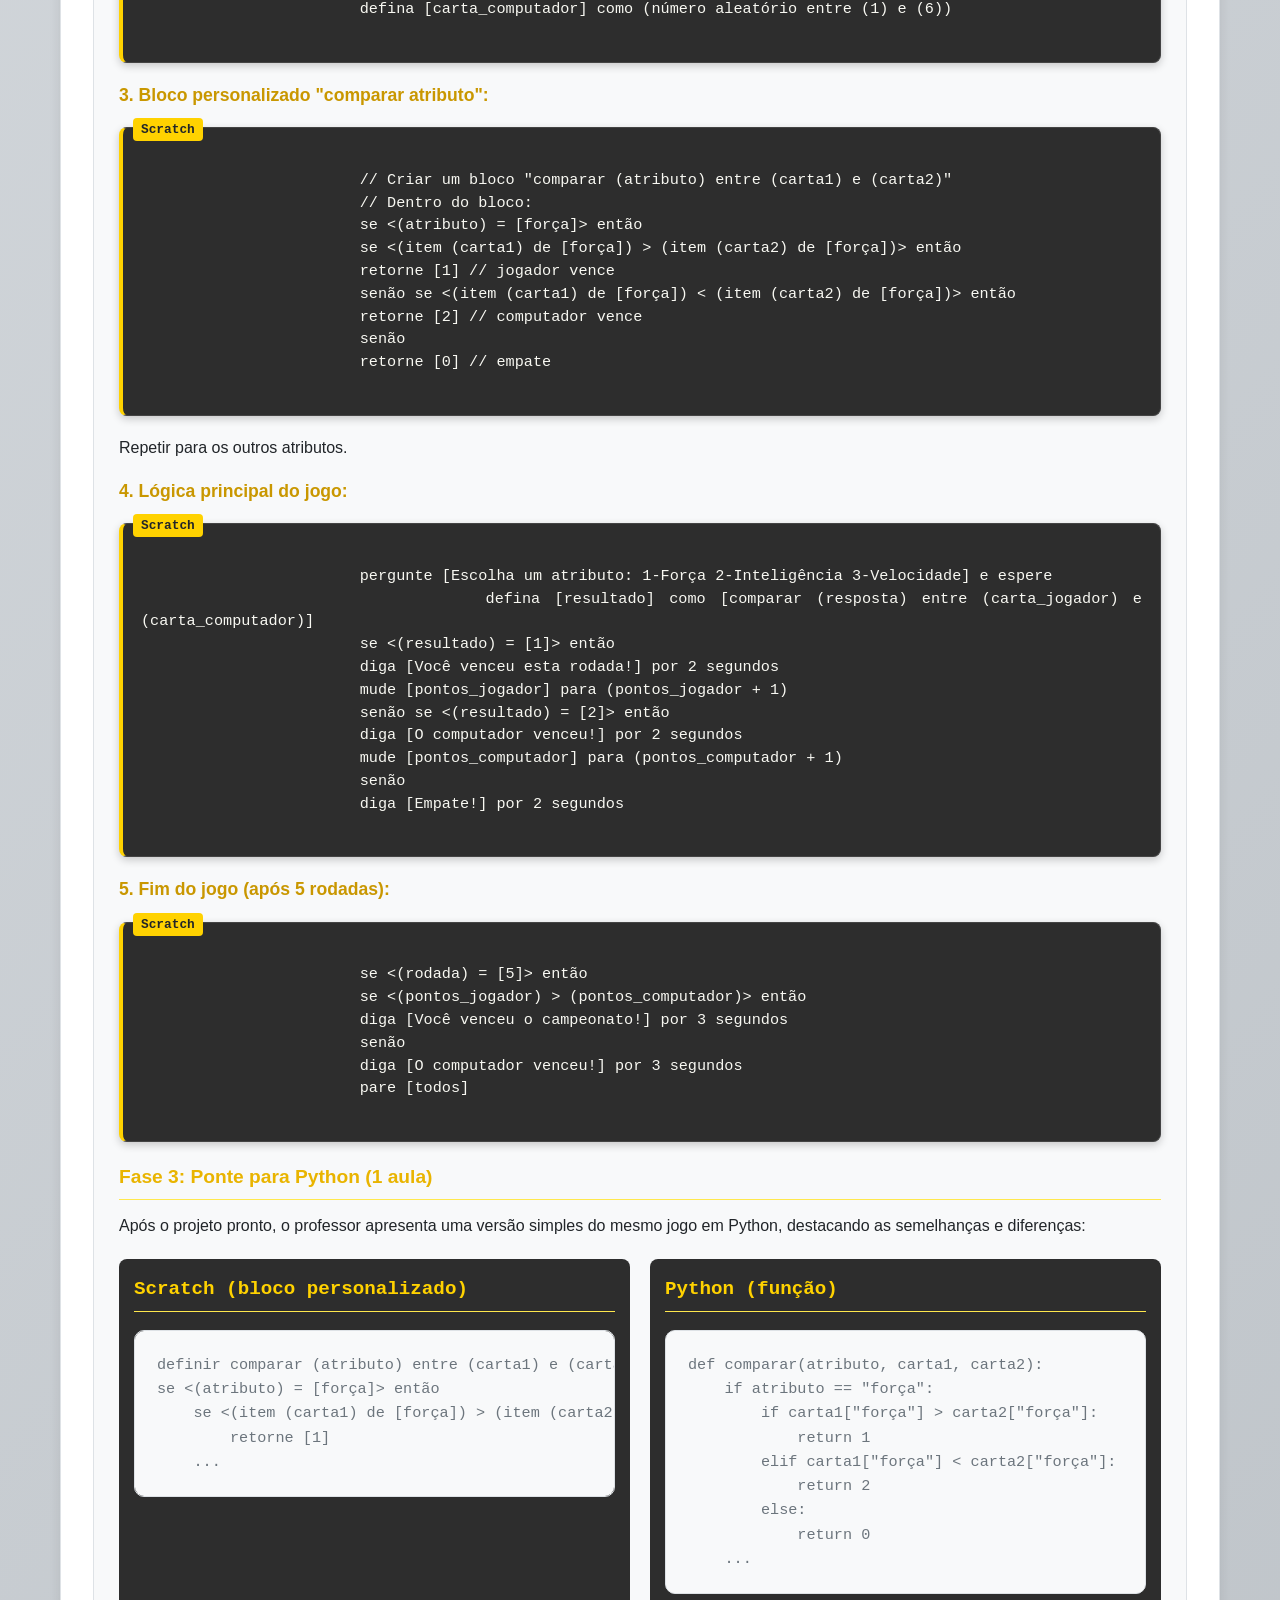
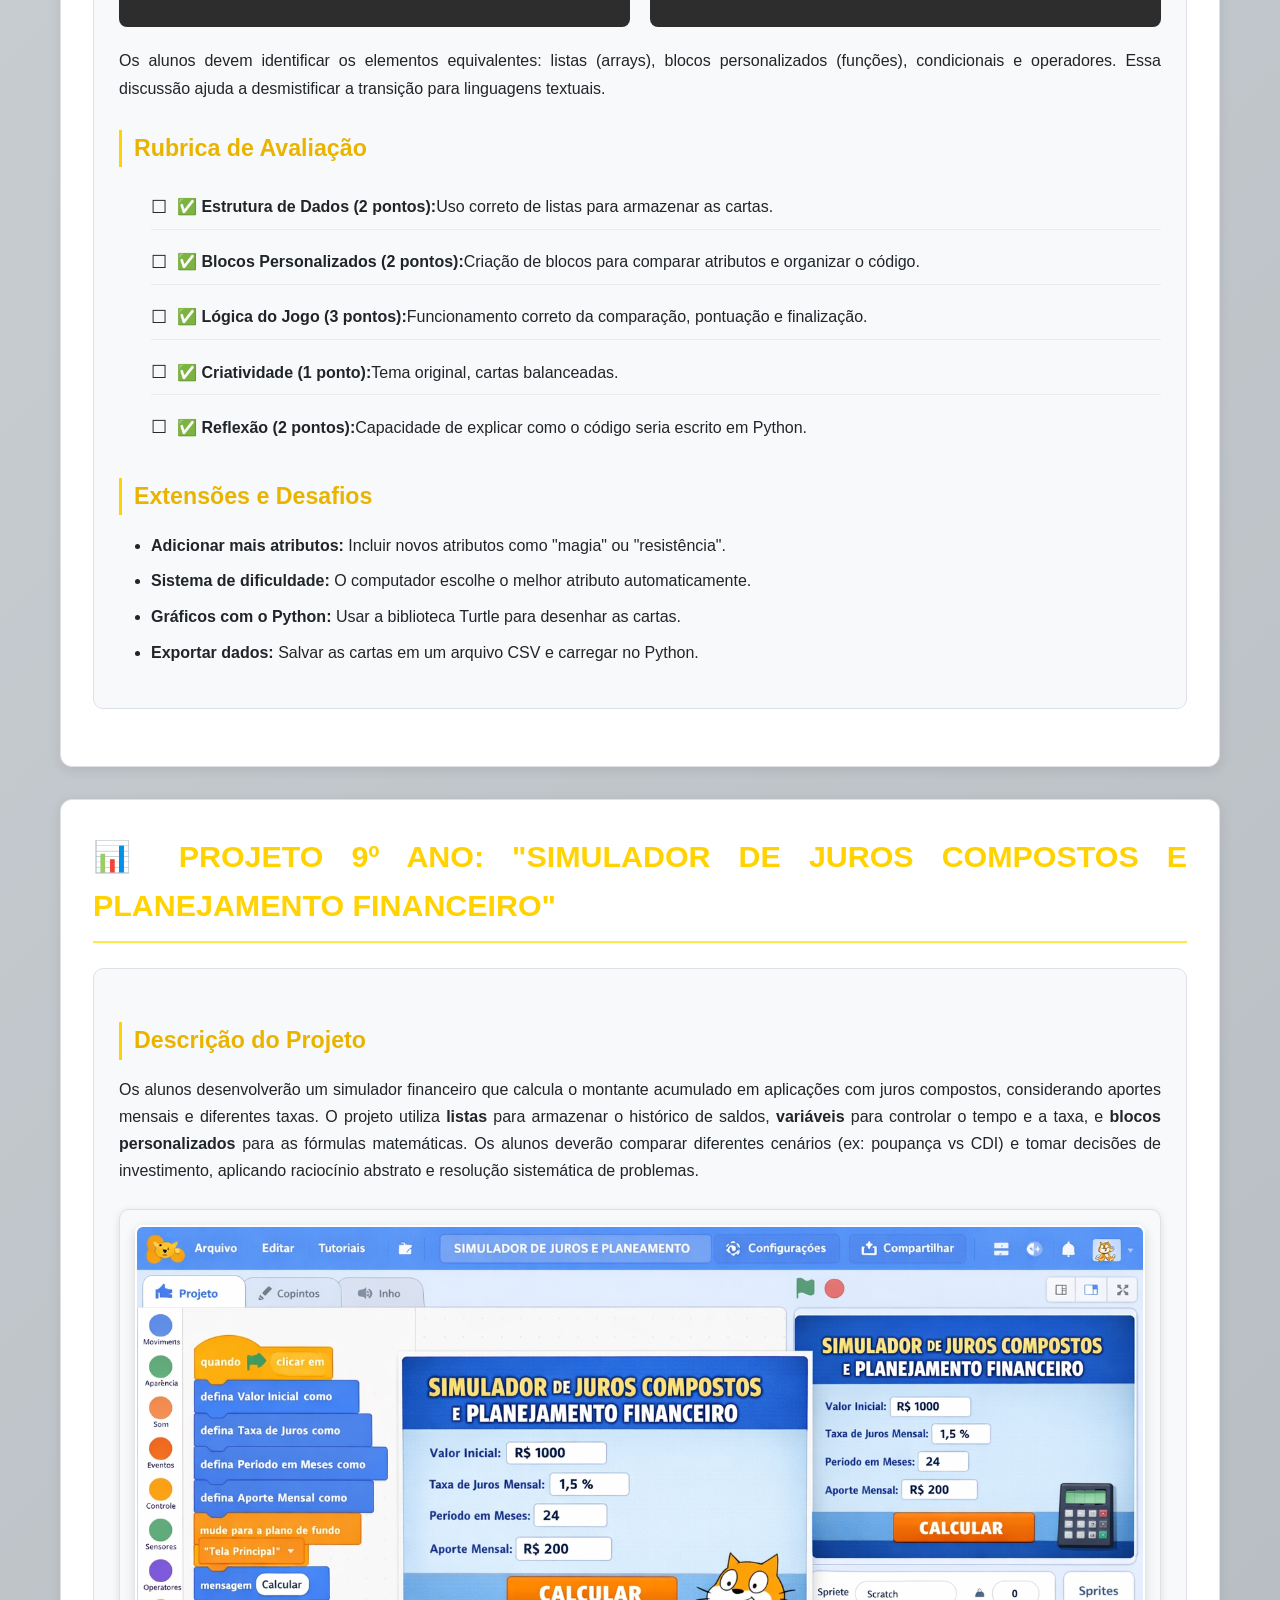
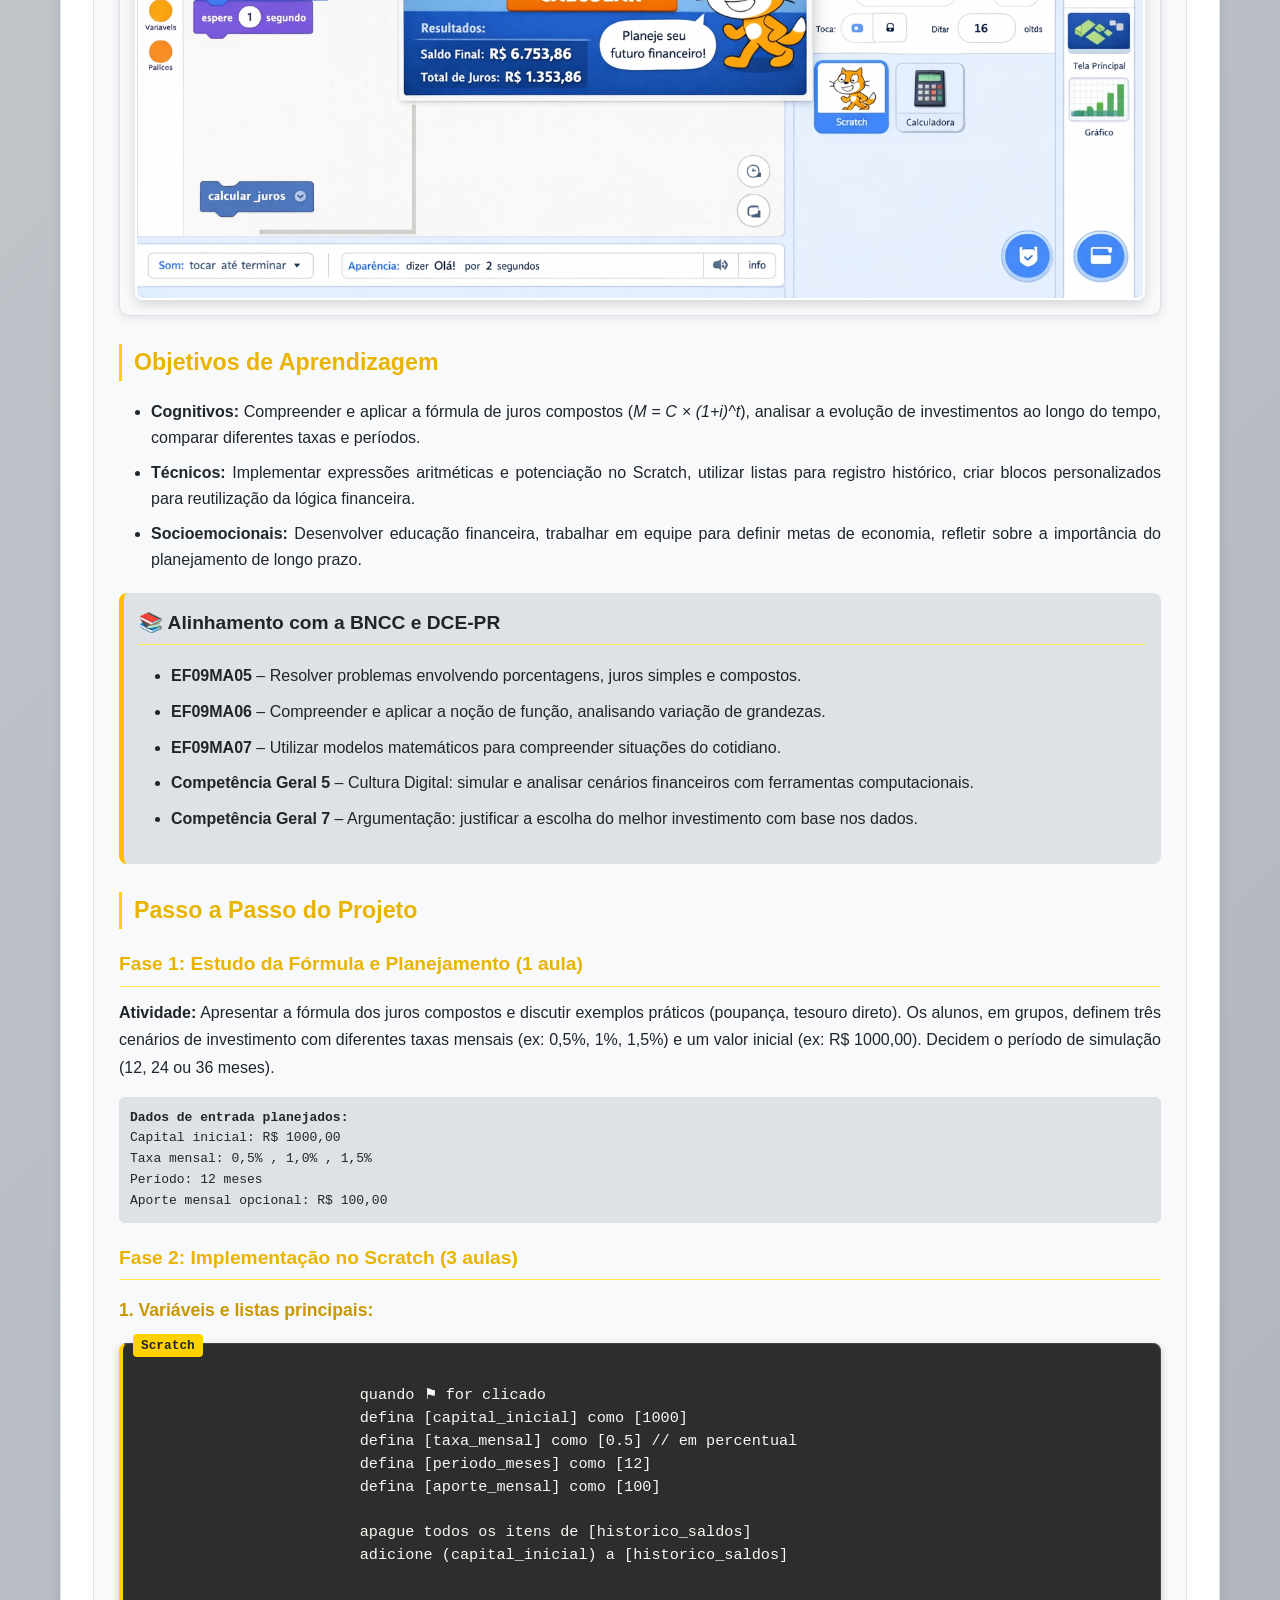
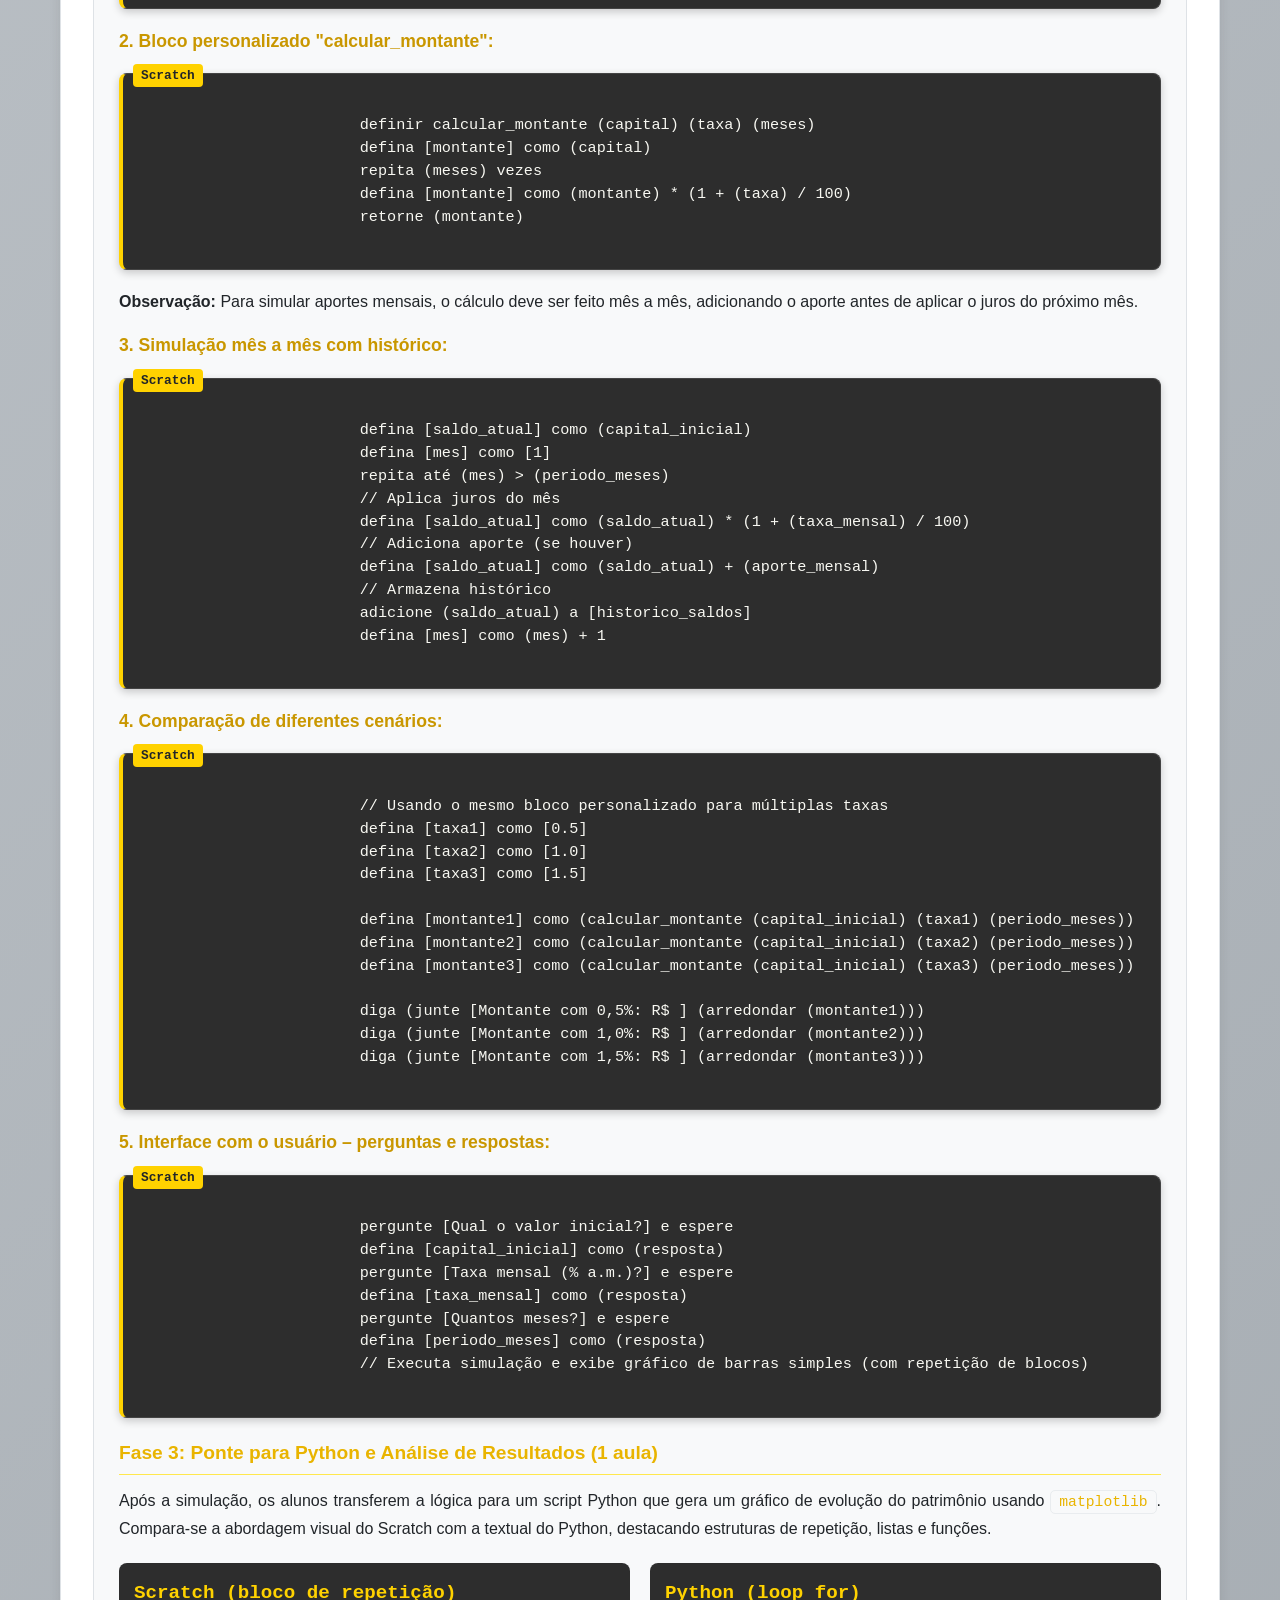
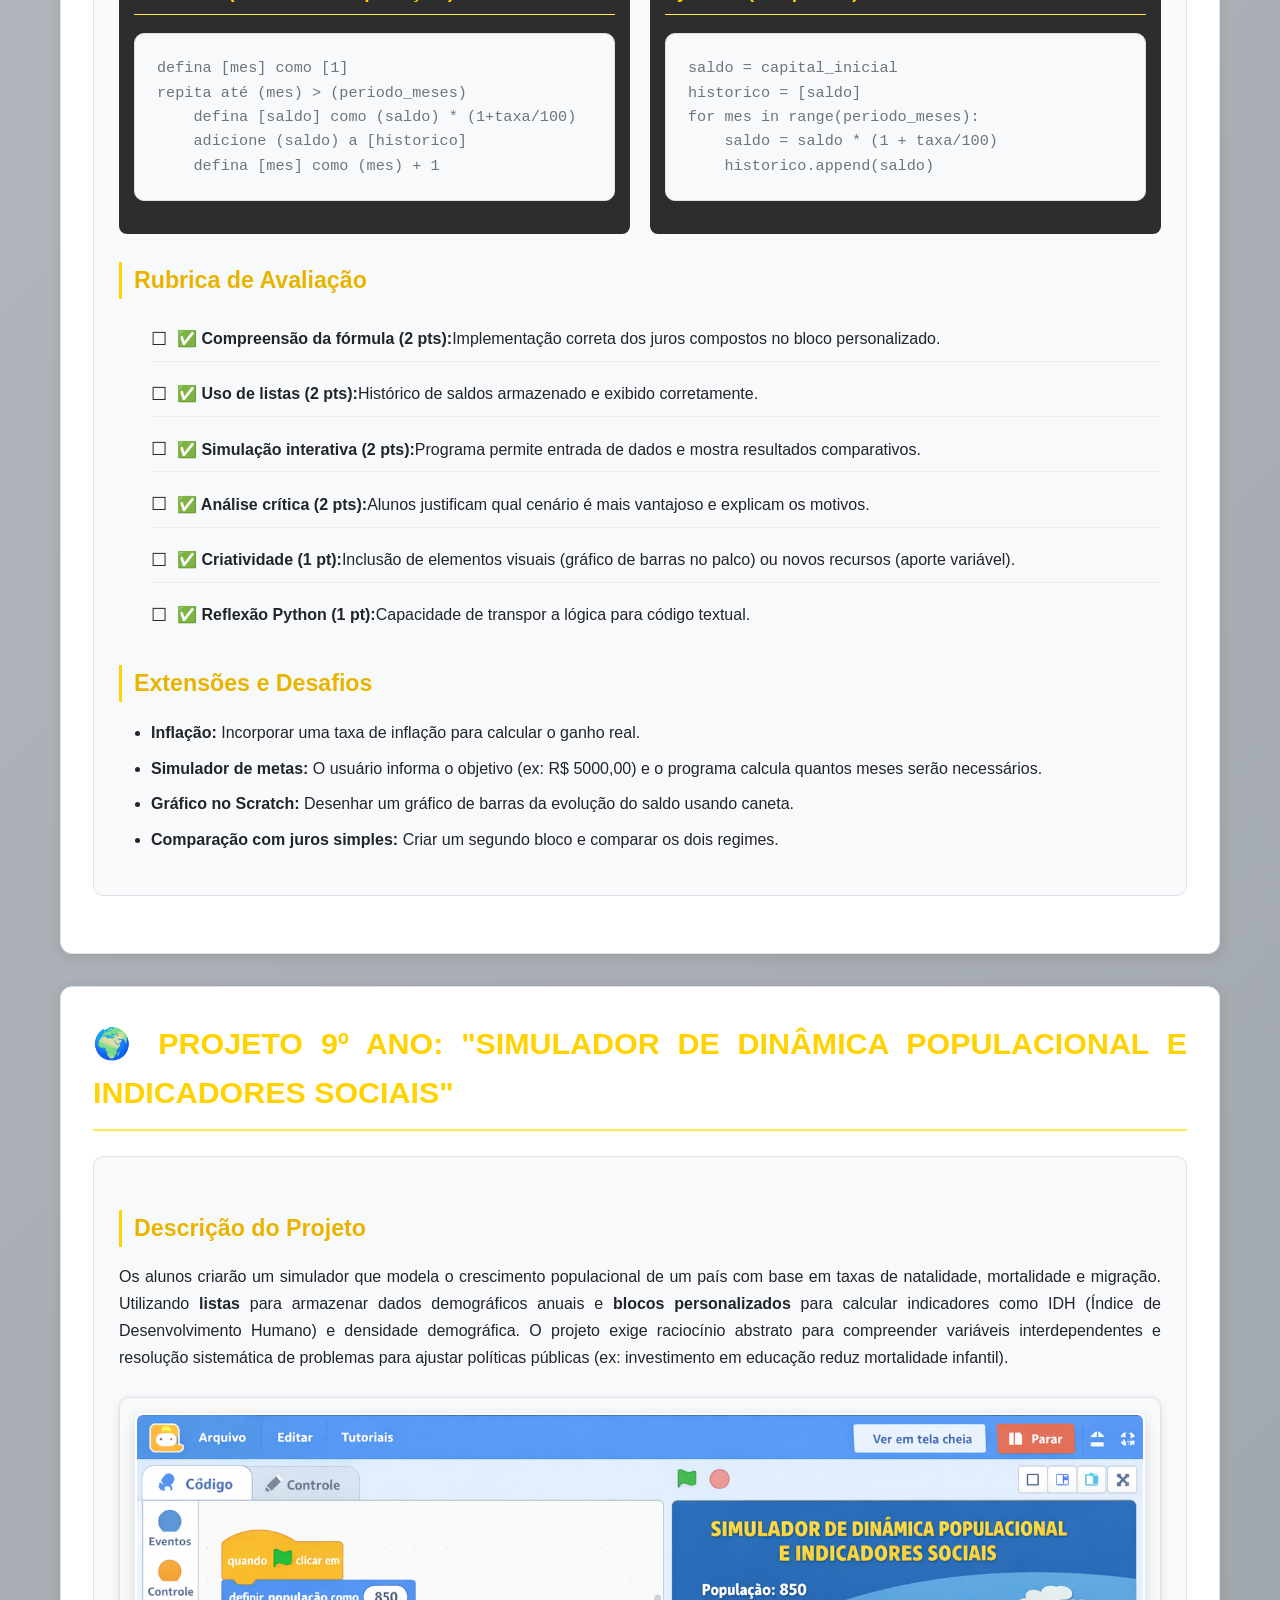
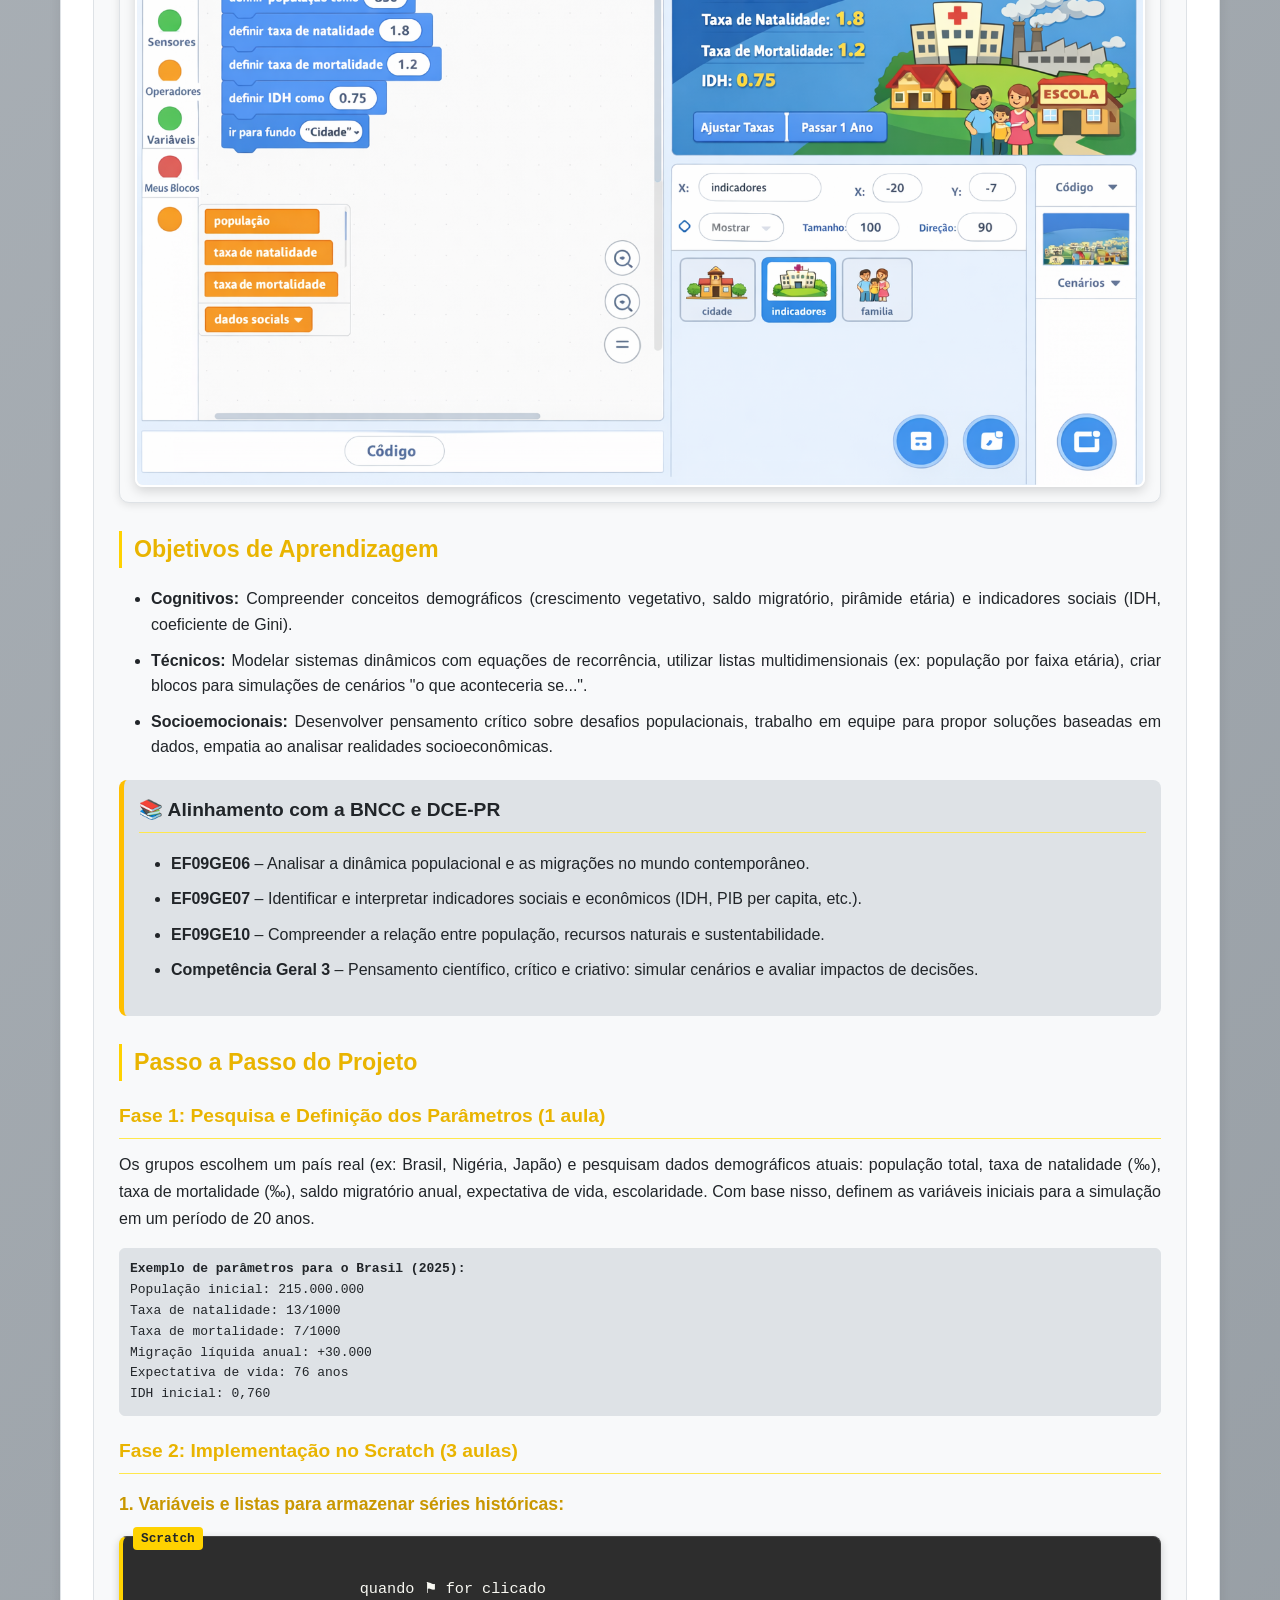
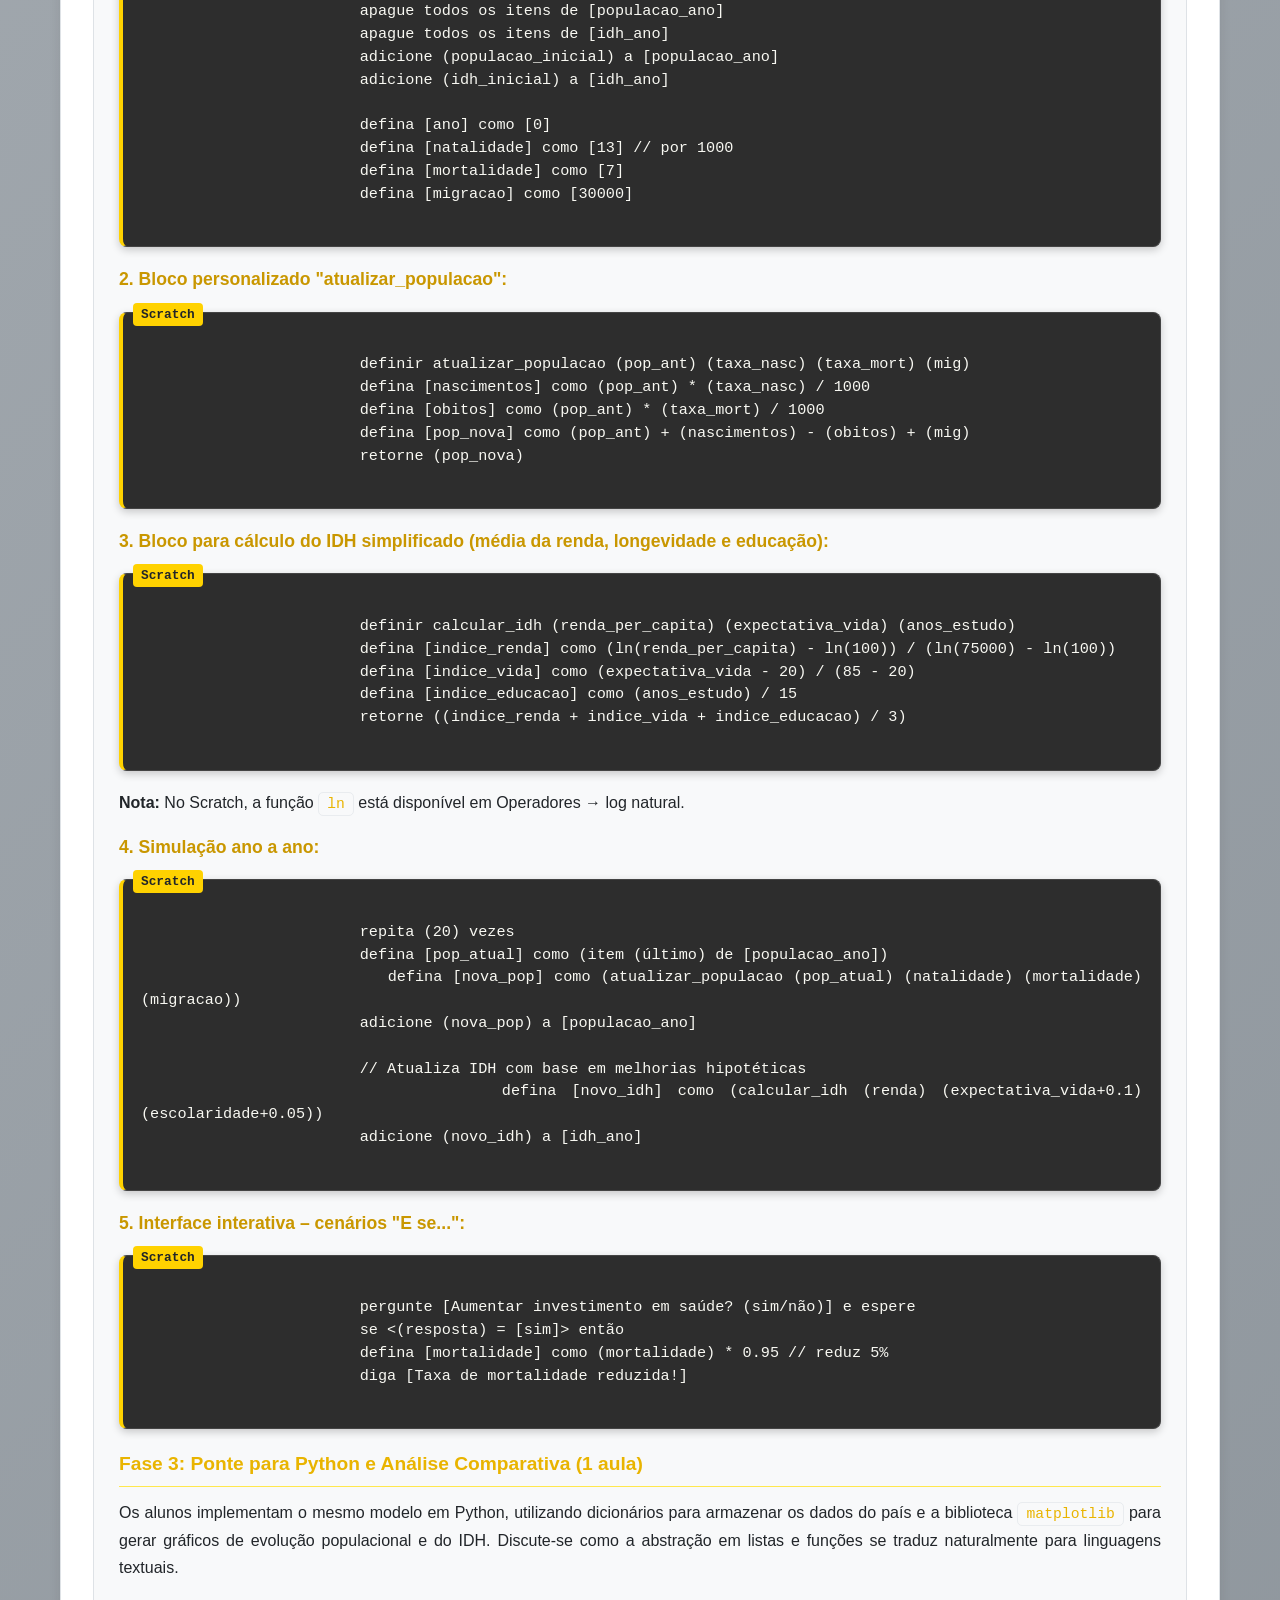
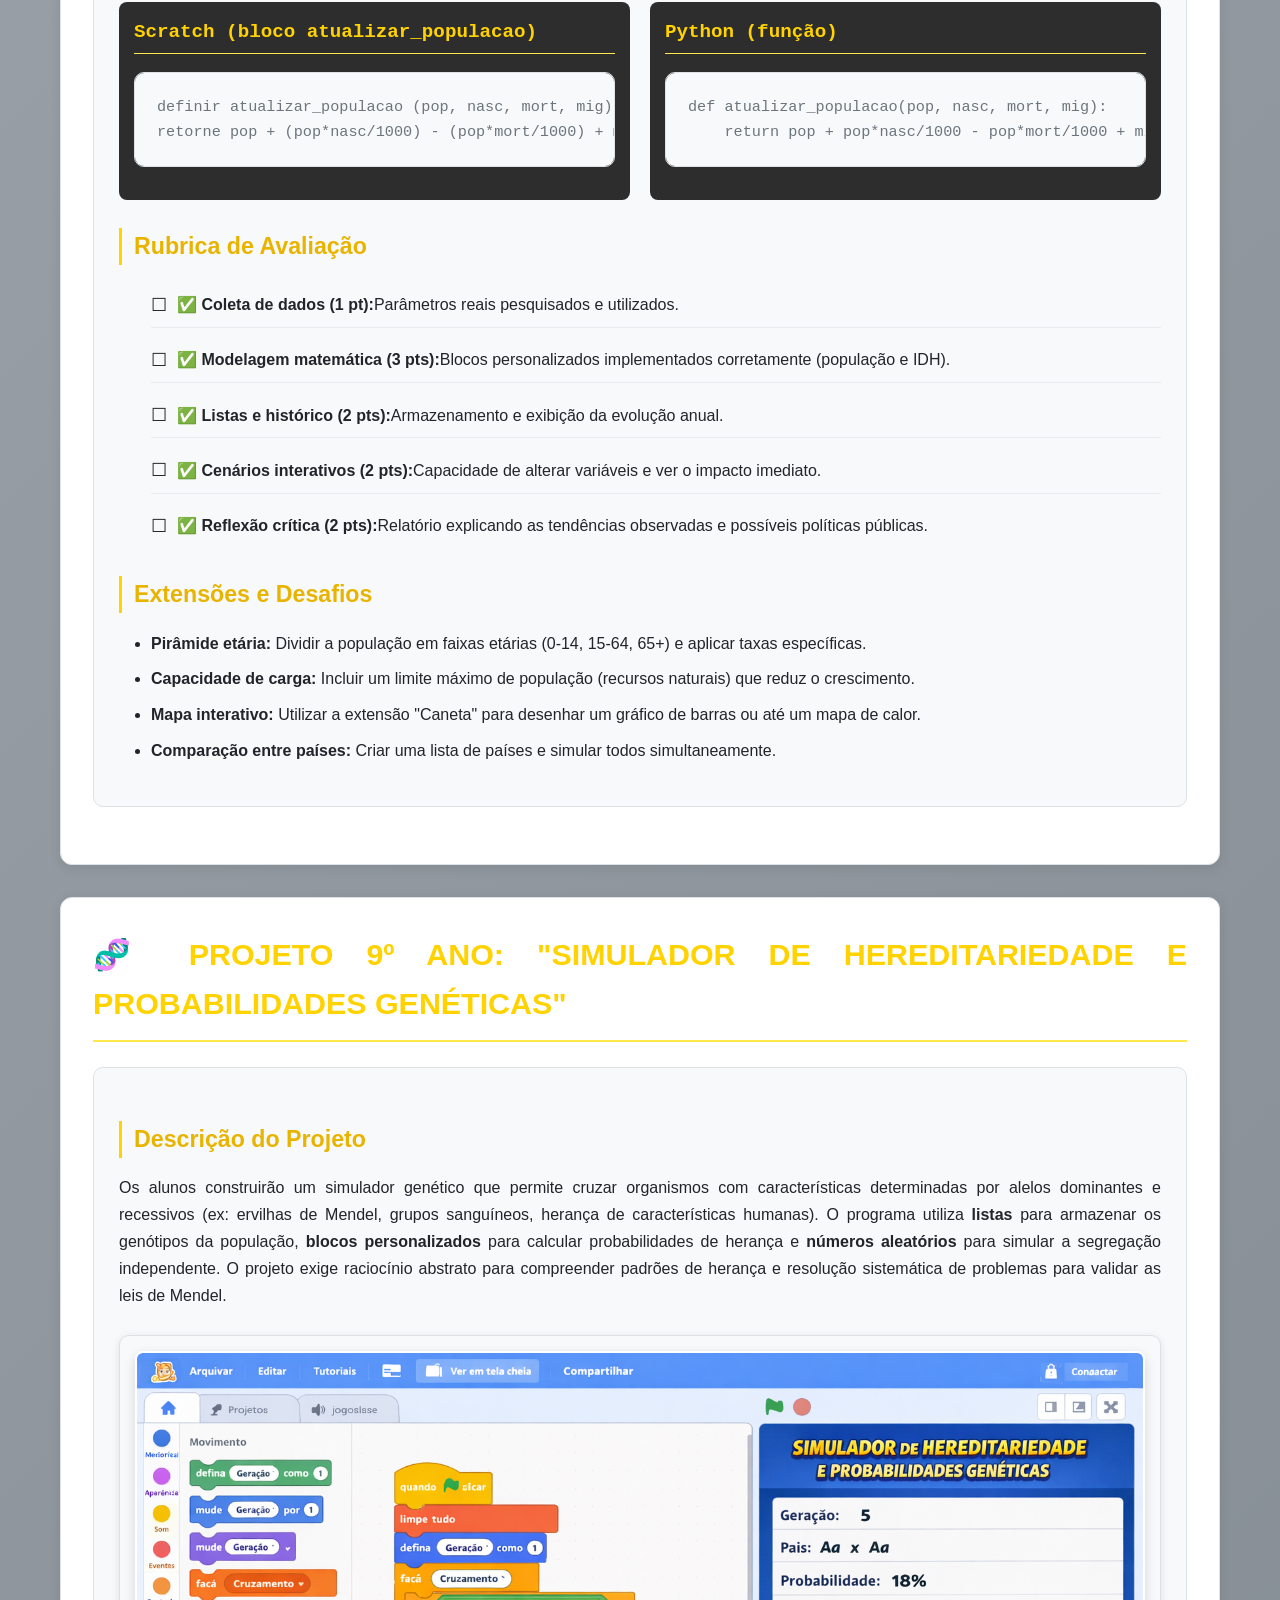
<file: pages/projetos_9_ano.html>
<!DOCTYPE html>
<!-- ===================================================================
     Projetos 9º Ano: Super Trunfo e Python | Scratch EF II
     ===================================================================
     Objetivo: Fornecer material didático para professores do 9º ano com projetos
               integrando Scratch, Matemática, Geografia e Ciências, utilizando listas,
               blocos personalizados e transição para Python.
     Autor : Gisele Nunes, Rodrigo Barbosa
     Data  : 2026
     ===================================================================
-->
<!-- Declaração do tipo de documento e idioma português do Brasil -->
<html lang="pt-BR">
<!-- Início do cabeçalho da página: metadados, título e links para recursos externos -->

<head>
    <!-- Codificação de caracteres UTF-8 para suporte a acentos e símbolos -->
    <meta charset="UTF-8">
    <!-- Configuração de viewport para garantir responsividade em dispositivos móveis -->
    <meta name="viewport" content="width=device-width, initial-scale=1.0">
    <!-- Título exibido na aba do navegador -->
    <title>Projetos 9º Ano: Super Trunfo e Python | Scratch EF II</title>
    <!-- Link para o arquivo CSS externo que define o estilo visual da página -->
    <link rel="stylesheet" href="../assets/css/style.css">
</head>
<!-- Corpo da página: todo o conteúdo visível ao usuário -->

<body>
    <!-- Cabeçalho principal da página: contém logo, identificação da universidade e navegação -->
    <header>
        <!-- Primeira linha do cabeçalho: logo e título institucional -->
        <div class="header-top">
            <!-- Container para alinhar conteúdo centralizado -->
            <div class="container">
                <!-- Container da logo e nome da universidade -->
                <div class="logo-container">
                    <!-- Imagem da logo da UTFPR (caminho relativo) -->
                    <img src="../assets/images/UTFPR_logo.png" alt="UTFPR Logo" class="logo">
                    <!-- Nome da universidade com pequeno ajuste para o campus -->
                    <div class="institution-name">
                        Universidade Tecnológica Federal do Paraná<br>
                        <small>Campus Siqueira Campos</small>
                    </div>
                </div>
                <!-- Título principal do material didático -->
                <div class="header-title">
                    Scratch na Educação Básica<br>
                    <small>Material Didático para Professores do 6º ao 9º Ano</small>
                </div>
            </div>
        </div>
        <!-- Segunda linha do cabeçalho: barra de navegação com links para as demais páginas -->
        <div class="header-bottom">
            <div class="container">
                <nav>
                    <!-- Lista não ordenada com os itens do menu -->
                    <ul>
                        <li><a href="../index.html">Página Inicial</a></li>
                        <li><a href="primeiros_passos.html">Primeiros Passos</a></li>
                        <li><a href="projetos_6_ano.html">Projetos 6º Ano</a></li>
                        <li><a href="projetos_7_ano.html">Projetos 7º Ano</a></li>
                        <li><a href="projetos_8_ano.html">Projetos 8º Ano</a></li>
                        <li><a href="projetos_9_ano.html">Projetos 9º Ano</a></li>
                        <li><a href="planos_de_aula.html">Planos de Aula</a></li>
                        <li><a href="referencias_bncc.html">Referências BNCC</a></li>
                    </ul>
                </nav>
            </div>
        </div>
    </header>
    <!-- Conteúdo principal da página -->
    <main>
        <!-- Container para alinhar e limitar a largura do conteúdo -->
        <div class="container">
            <!-- Cabeçalho da seção principal com título e subtítulo -->
            <div class="page-header">
                <h1>Projetos Didáticos - 9º Ano</h1>
                <p class="subtitle">Super Trunfo, Matemática, Geografia e Ciências: estruturas de dados e algoritmos</p>
            </div>

            <!-- ==================== PROJETO PRINCIPAL: SUPER TRUNFO ==================== -->
            <!-- Seção que descreve o projeto do jogo Super Trunfo no Scratch -->
            <div class="content-section">
                <h2>🃏 PROJETO 9º ANO: "SUPER TRUNFO SCRATCH"</h2>
                <div class="projeto-ano">
                    <h3>Descrição do Projeto</h3>
                    <p>Os alunos criarão uma versão do jogo Super Trunfo, onde cada carta possui atributos (ex.: força,
                        inteligência, velocidade). O jogador enfrenta o computador, escolhendo um atributo para
                        comparar. O projeto utiliza <strong>listas</strong> para armazenar as cartas e <strong>blocos
                            personalizados (Meus Blocos)</strong> para organizar a lógica de comparação. É o projeto
                        mais complexo da sequência, servindo como ponte para linguagens textuais como Python.</p>
                    <!-- Container para imagem ilustrativa do projeto -->
                    <div class="image-container">
                        <img src="../assets/images/super_trunfo.png" alt="Super Trunfo" class="content-image">
                    </div>
                    <h3>Objetivos de Aprendizagem</h3>
                    <ul>
                        <li><strong>Cognitivos:</strong> Compreender o uso de listas como estrutura de dados, aplicar
                            algoritmos de comparação, desenvolver pensamento abstrato.</li>
                        <li><strong>Técnicos:</strong> Criar e manipular listas, utilizar blocos personalizados
                            (procedimentos), implementar lógica de jogo com múltiplas condições.</li>
                        <li><strong>Socioemocionais:</strong> Trabalhar em equipe, discutir estratégias de jogo,
                            refletir sobre a transição para linguagens textuais.</li>
                    </ul>
                    <!-- Caixa destacada com alinhamento à BNCC e DCE-PR -->
                    <div class="bncc-box">
                        <h4>📚 Alinhamento com a BNCC e DCE-PR</h4>
                        <ul>
                            <li><strong>EF09MA10</strong> – Resolver problemas envolvendo probabilidade (pode ser
                                aplicado no sorteio de cartas).</li>
                            <li><strong>EF09LP26</strong> – Produzir textos digitais (instruções, regras do jogo).</li>
                            <li><strong>Competência Geral 5</strong> – Cultura Digital: compreender e criar tecnologias
                                digitais.</li>
                            <li><strong>Competência Geral 4</strong> – Comunicação: utilizar diferentes linguagens para
                                expressar ideias.</li>
                        </ul>
                    </div>
                    <h3>Passo a Passo do Projeto</h3>
                    <h4>Fase 1: Planejamento das Cartas (1 aula)</h4>
                    <p><strong>Atividade:</strong> Em grupos, os alunos definem o tema das cartas (ex.: animais, carros,
                        personagens) e criam pelo menos 6 cartas, cada uma com 3 atributos numéricos. Exemplo:</p>
                    <!-- Simulação de lista de cartas no Scratch -->
                    <div class="list-demo">
                        <strong>Lista de cartas (Scratch):</strong><br>
                        carta1: "Leão, 8, 7, 9"<br>
                        carta2: "Águia, 6, 9, 8"<br>
                        carta3: "Tubarão, 9, 6, 7"<br>
                        etc.
                    </div>
                    <p>Os atributos podem ser: Força, Inteligência, Velocidade. Os alunos devem definir o valor mínimo e
                        máximo.</p>
                    <h4>Fase 2: Implementação no Scratch (3 aulas)</h4>
                    <p><strong>Preparação:</strong> Criar as listas <code>nomes</code>, <code>atributo1</code>,
                        <code>atributo2</code>, <code>atributo3</code> ou uma única lista com os dados. Optamos por
                        listas separadas para facilitar o acesso.
                    </p>
                    <h5>1. Criando as listas e preenchendo com os dados das cartas:</h5>
                    <!-- Bloco de código simulando comandos do Scratch -->
                    <div class="scratch-code">
                        quando ⚑ for clicado
                        apague todos os itens de [nomes]
                        apague todos os itens de [força]
                        apague todos os itens de [inteligencia]
                        apague todos os itens de [velocidade]

                        // Adicionar carta 1
                        adicione [Leão] a [nomes]
                        adicione [8] a [força]
                        adicione [7] a [inteligencia]
                        adicione [9] a [velocidade]

                        // Repetir para as demais cartas
                    </div>
                    <h5>2. Sorteio de cartas (jogador e computador):</h5>
                    <div class="scratch-code">
                        defina [carta_jogador] como (número aleatório entre (1) e (6))
                        defina [carta_computador] como (número aleatório entre (1) e (6))
                        // Evitar que seja a mesma carta
                        repita até &lt;não &lt;(carta_jogador) = (carta_computador)&gt;&gt;
                        defina [carta_computador] como (número aleatório entre (1) e (6))
                    </div>
                    <h5>3. Bloco personalizado "comparar atributo":</h5>
                    <div class="scratch-code">
                        // Criar um bloco "comparar (atributo) entre (carta1) e (carta2)"
                        // Dentro do bloco:
                        se &lt;(atributo) = [força]&gt; então
                        se &lt;(item (carta1) de [força]) &gt; (item (carta2) de [força])&gt; então
                        retorne [1] // jogador vence
                        senão se &lt;(item (carta1) de [força]) &lt; (item (carta2) de [força])&gt; então
                        retorne [2] // computador vence
                        senão
                        retorne [0] // empate
                    </div>
                    <p>Repetir para os outros atributos.</p>
                    <h5>4. Lógica principal do jogo:</h5>
                    <div class="scratch-code">
                        pergunte [Escolha um atributo: 1-Força 2-Inteligência 3-Velocidade] e espere
                        defina [resultado] como [comparar (resposta) entre (carta_jogador) e (carta_computador)]
                        se &lt;(resultado) = [1]&gt; então
                        diga [Você venceu esta rodada!] por 2 segundos
                        mude [pontos_jogador] para (pontos_jogador + 1)
                        senão se &lt;(resultado) = [2]&gt; então
                        diga [O computador venceu!] por 2 segundos
                        mude [pontos_computador] para (pontos_computador + 1)
                        senão
                        diga [Empate!] por 2 segundos
                    </div>
                    <h5>5. Fim do jogo (após 5 rodadas):</h5>
                    <div class="scratch-code">
                        se &lt;(rodada) = [5]&gt; então
                        se &lt;(pontos_jogador) &gt; (pontos_computador)&gt; então
                        diga [Você venceu o campeonato!] por 3 segundos
                        senão
                        diga [O computador venceu!] por 3 segundos
                        pare [todos]
                    </div>
                    <h4>Fase 3: Ponte para Python (1 aula)</h4>
                    <p>Após o projeto pronto, o professor apresenta uma versão simples do mesmo jogo em Python,
                        destacando as semelhanças e diferenças:</p>
                    <!-- Comparação de código Scratch vs Python -->
                    <div class="code-comparison">
                        <div class="code-box">
                            <h4>Scratch (bloco personalizado)</h4>
                            <pre>definir comparar (atributo) entre (carta1) e (carta2)
se <(atributo) = [força]> então
    se <(item (carta1) de [força]) > (item (carta2) de [força])> então
        retorne [1]
    ...
</pre>
                        </div>
                        <div class="code-box">
                            <h4>Python (função)</h4>
                            <pre>def comparar(atributo, carta1, carta2):
    if atributo == "força":
        if carta1["força"] > carta2["força"]:
            return 1
        elif carta1["força"] < carta2["força"]:
            return 2
        else:
            return 0
    ...</pre>
                        </div>
                    </div>
                    <p>Os alunos devem identificar os elementos equivalentes: listas (arrays), blocos personalizados
                        (funções), condicionais e operadores. Essa discussão ajuda a desmistificar a transição para
                        linguagens textuais.</p>
                    <h3>Rubrica de Avaliação</h3>
                    <ul class="checklist">
                        <li><strong>✅ Estrutura de Dados (2 pontos):</strong> Uso correto de listas para armazenar as
                            cartas.</li>
                        <li><strong>✅ Blocos Personalizados (2 pontos):</strong> Criação de blocos para comparar
                            atributos e organizar o código.</li>
                        <li><strong>✅ Lógica do Jogo (3 pontos):</strong> Funcionamento correto da comparação, pontuação
                            e finalização.</li>
                        <li><strong>✅ Criatividade (1 ponto):</strong> Tema original, cartas balanceadas.</li>
                        <li><strong>✅ Reflexão (2 pontos):</strong> Capacidade de explicar como o código seria escrito
                            em Python.</li>
                    </ul>
                    <h3>Extensões e Desafios</h3>
                    <ul>
                        <li><strong>Adicionar mais atributos:</strong> Incluir novos atributos como "magia" ou
                            "resistência".</li>
                        <li><strong>Sistema de dificuldade:</strong> O computador escolhe o melhor atributo
                            automaticamente.</li>
                        <li><strong>Gráficos com o Python:</strong> Usar a biblioteca Turtle para desenhar as cartas.
                        </li>
                        <li><strong>Exportar dados:</strong> Salvar as cartas em um arquivo CSV e carregar no Python.
                        </li>
                    </ul>
                </div>
            </div>

            <!-- ==================== PROJETO DE MATEMÁTICA: SIMULADOR DE JUROS COMPOSTOS ==================== -->
            <div class="content-section">
                <h2>📊 PROJETO 9º ANO: "SIMULADOR DE JUROS COMPOSTOS E PLANEJAMENTO FINANCEIRO"</h2>
                <div class="projeto-ano">
                    <h3>Descrição do Projeto</h3>
                    <p>Os alunos desenvolverão um simulador financeiro que calcula o montante acumulado em aplicações
                        com juros compostos, considerando aportes mensais e diferentes taxas. O projeto utiliza
                        <strong>listas</strong> para armazenar o histórico de saldos, <strong>variáveis</strong> para
                        controlar o tempo e a taxa, e <strong>blocos personalizados</strong> para as fórmulas
                        matemáticas. Os alunos deverão comparar diferentes cenários (ex: poupança vs CDI) e tomar
                        decisões de investimento, aplicando raciocínio abstrato e resolução sistemática de problemas.
                    </p>
                    <div class="image-container">
                        <img src="../assets/images/simulador_de_juros.png" alt="Simulador de juros"
                            class="content-image">
                    </div>
                    <h3>Objetivos de Aprendizagem</h3>
                    <ul>
                        <li><strong>Cognitivos:</strong> Compreender e aplicar a fórmula de juros compostos (<em>M = C ×
                                (1+i)^t</em>), analisar a evolução de investimentos ao longo do tempo, comparar
                            diferentes taxas e períodos.</li>
                        <li><strong>Técnicos:</strong> Implementar expressões aritméticas e potenciação no Scratch,
                            utilizar listas para registro histórico, criar blocos personalizados para reutilização da
                            lógica financeira.</li>
                        <li><strong>Socioemocionais:</strong> Desenvolver educação financeira, trabalhar em equipe para
                            definir metas de economia, refletir sobre a importância do planejamento de longo prazo.</li>
                    </ul>
                    <div class="bncc-box">
                        <h4>📚 Alinhamento com a BNCC e DCE-PR</h4>
                        <ul>
                            <li><strong>EF09MA05</strong> – Resolver problemas envolvendo porcentagens, juros simples e
                                compostos.</li>
                            <li><strong>EF09MA06</strong> – Compreender e aplicar a noção de função, analisando variação
                                de grandezas.</li>
                            <li><strong>EF09MA07</strong> – Utilizar modelos matemáticos para compreender situações do
                                cotidiano.</li>
                            <li><strong>Competência Geral 5</strong> – Cultura Digital: simular e analisar cenários
                                financeiros com ferramentas computacionais.</li>
                            <li><strong>Competência Geral 7</strong> – Argumentação: justificar a escolha do melhor
                                investimento com base nos dados.</li>
                        </ul>
                    </div>
                    <h3>Passo a Passo do Projeto</h3>
                    <h4>Fase 1: Estudo da Fórmula e Planejamento (1 aula)</h4>
                    <p><strong>Atividade:</strong> Apresentar a fórmula dos juros compostos e discutir exemplos práticos
                        (poupança, tesouro direto). Os alunos, em grupos, definem três cenários de investimento com
                        diferentes taxas mensais (ex: 0,5%, 1%, 1,5%) e um valor inicial (ex: R$ 1000,00). Decidem o
                        período de simulação (12, 24 ou 36 meses).</p>
                    <div class="list-demo">
                        <strong>Dados de entrada planejados:</strong><br>
                        Capital inicial: R$ 1000,00<br>
                        Taxa mensal: 0,5% , 1,0% , 1,5%<br>
                        Período: 12 meses<br>
                        Aporte mensal opcional: R$ 100,00
                    </div>
                    <h4>Fase 2: Implementação no Scratch (3 aulas)</h4>
                    <h5>1. Variáveis e listas principais:</h5>
                    <div class="scratch-code">
                        quando ⚑ for clicado
                        defina [capital_inicial] como [1000]
                        defina [taxa_mensal] como [0.5] // em percentual
                        defina [periodo_meses] como [12]
                        defina [aporte_mensal] como [100]

                        apague todos os itens de [historico_saldos]
                        adicione (capital_inicial) a [historico_saldos]
                    </div>
                    <h5>2. Bloco personalizado "calcular_montante":</h5>
                    <div class="scratch-code">
                        definir calcular_montante (capital) (taxa) (meses)
                        defina [montante] como (capital)
                        repita (meses) vezes
                        defina [montante] como (montante) * (1 + (taxa) / 100)
                        retorne (montante)
                    </div>
                    <p><strong>Observação:</strong> Para simular aportes mensais, o cálculo deve ser feito mês a mês,
                        adicionando o aporte antes de aplicar o juros do próximo mês.</p>
                    <h5>3. Simulação mês a mês com histórico:</h5>
                    <div class="scratch-code">
                        defina [saldo_atual] como (capital_inicial)
                        defina [mes] como [1]
                        repita até (mes) > (periodo_meses)
                        // Aplica juros do mês
                        defina [saldo_atual] como (saldo_atual) * (1 + (taxa_mensal) / 100)
                        // Adiciona aporte (se houver)
                        defina [saldo_atual] como (saldo_atual) + (aporte_mensal)
                        // Armazena histórico
                        adicione (saldo_atual) a [historico_saldos]
                        defina [mes] como (mes) + 1
                    </div>
                    <h5>4. Comparação de diferentes cenários:</h5>
                    <div class="scratch-code">
                        // Usando o mesmo bloco personalizado para múltiplas taxas
                        defina [taxa1] como [0.5]
                        defina [taxa2] como [1.0]
                        defina [taxa3] como [1.5]

                        defina [montante1] como (calcular_montante (capital_inicial) (taxa1) (periodo_meses))
                        defina [montante2] como (calcular_montante (capital_inicial) (taxa2) (periodo_meses))
                        defina [montante3] como (calcular_montante (capital_inicial) (taxa3) (periodo_meses))

                        diga (junte [Montante com 0,5%: R$ ] (arredondar (montante1)))
                        diga (junte [Montante com 1,0%: R$ ] (arredondar (montante2)))
                        diga (junte [Montante com 1,5%: R$ ] (arredondar (montante3)))
                    </div>
                    <h5>5. Interface com o usuário – perguntas e respostas:</h5>
                    <div class="scratch-code">
                        pergunte [Qual o valor inicial?] e espere
                        defina [capital_inicial] como (resposta)
                        pergunte [Taxa mensal (% a.m.)?] e espere
                        defina [taxa_mensal] como (resposta)
                        pergunte [Quantos meses?] e espere
                        defina [periodo_meses] como (resposta)
                        // Executa simulação e exibe gráfico de barras simples (com repetição de blocos)
                    </div>
                    <h4>Fase 3: Ponte para Python e Análise de Resultados (1 aula)</h4>
                    <p>Após a simulação, os alunos transferem a lógica para um script Python que gera um gráfico de
                        evolução do patrimônio usando <code>matplotlib</code>. Compara-se a abordagem visual do Scratch
                        com a textual do Python, destacando estruturas de repetição, listas e funções.</p>
                    <div class="code-comparison">
                        <div class="code-box">
                            <h4>Scratch (bloco de repetição)</h4>
                            <pre>defina [mes] como [1]
repita até (mes) > (periodo_meses)
    defina [saldo] como (saldo) * (1+taxa/100)
    adicione (saldo) a [historico]
    defina [mes] como (mes) + 1</pre>
                        </div>
                        <div class="code-box">
                            <h4>Python (loop for)</h4>
                            <pre>saldo = capital_inicial
historico = [saldo]
for mes in range(periodo_meses):
    saldo = saldo * (1 + taxa/100)
    historico.append(saldo)</pre>
                        </div>
                    </div>
                    <h3>Rubrica de Avaliação</h3>
                    <ul class="checklist">
                        <li><strong>✅ Compreensão da fórmula (2 pts):</strong> Implementação correta dos juros compostos
                            no bloco personalizado.</li>
                        <li><strong>✅ Uso de listas (2 pts):</strong> Histórico de saldos armazenado e exibido
                            corretamente.</li>
                        <li><strong>✅ Simulação interativa (2 pts):</strong> Programa permite entrada de dados e mostra
                            resultados comparativos.</li>
                        <li><strong>✅ Análise crítica (2 pts):</strong> Alunos justificam qual cenário é mais vantajoso
                            e explicam os motivos.</li>
                        <li><strong>✅ Criatividade (1 pt):</strong> Inclusão de elementos visuais (gráfico de barras no
                            palco) ou novos recursos (aporte variável).</li>
                        <li><strong>✅ Reflexão Python (1 pt):</strong> Capacidade de transpor a lógica para código
                            textual.</li>
                    </ul>
                    <h3>Extensões e Desafios</h3>
                    <ul>
                        <li><strong>Inflação:</strong> Incorporar uma taxa de inflação para calcular o ganho real.</li>
                        <li><strong>Simulador de metas:</strong> O usuário informa o objetivo (ex: R$ 5000,00) e o
                            programa calcula quantos meses serão necessários.</li>
                        <li><strong>Gráfico no Scratch:</strong> Desenhar um gráfico de barras da evolução do saldo
                            usando caneta.</li>
                        <li><strong>Comparação com juros simples:</strong> Criar um segundo bloco e comparar os dois
                            regimes.</li>
                    </ul>
                </div>
            </div>

            <!-- ==================== PROJETO DE GEOGRAFIA: SIMULADOR DE DINÂMICA POPULACIONAL ==================== -->
            <div class="content-section">
                <h2>🌍 PROJETO 9º ANO: "SIMULADOR DE DINÂMICA POPULACIONAL E INDICADORES SOCIAIS"</h2>
                <div class="projeto-ano">
                    <h3>Descrição do Projeto</h3>
                    <p>Os alunos criarão um simulador que modela o crescimento populacional de um país com base em taxas
                        de natalidade, mortalidade e migração. Utilizando <strong>listas</strong> para armazenar dados
                        demográficos anuais e <strong>blocos personalizados</strong> para calcular indicadores como IDH
                        (Índice de Desenvolvimento Humano) e densidade demográfica. O projeto exige raciocínio abstrato
                        para compreender variáveis interdependentes e resolução sistemática de problemas para ajustar
                        políticas públicas (ex: investimento em educação reduz mortalidade infantil).</p>
                    <div class="image-container">
                        <img src="../assets/images/simulador_de_dinamica_populacional.png"
                            alt="Simulador de dinamica populacional" class="content-image">
                    </div>
                    <h3>Objetivos de Aprendizagem</h3>
                    <ul>
                        <li><strong>Cognitivos:</strong> Compreender conceitos demográficos (crescimento vegetativo,
                            saldo migratório, pirâmide etária) e indicadores sociais (IDH, coeficiente de Gini).</li>
                        <li><strong>Técnicos:</strong> Modelar sistemas dinâmicos com equações de recorrência, utilizar
                            listas multidimensionais (ex: população por faixa etária), criar blocos para simulações de
                            cenários "o que aconteceria se...".</li>
                        <li><strong>Socioemocionais:</strong> Desenvolver pensamento crítico sobre desafios
                            populacionais, trabalho em equipe para propor soluções baseadas em dados, empatia ao
                            analisar realidades socioeconômicas.</li>
                    </ul>
                    <div class="bncc-box">
                        <h4>📚 Alinhamento com a BNCC e DCE-PR</h4>
                        <ul>
                            <li><strong>EF09GE06</strong> – Analisar a dinâmica populacional e as migrações no mundo
                                contemporâneo.</li>
                            <li><strong>EF09GE07</strong> – Identificar e interpretar indicadores sociais e econômicos
                                (IDH, PIB per capita, etc.).</li>
                            <li><strong>EF09GE10</strong> – Compreender a relação entre população, recursos naturais e
                                sustentabilidade.</li>
                            <li><strong>Competência Geral 3</strong> – Pensamento científico, crítico e criativo:
                                simular cenários e avaliar impactos de decisões.</li>
                        </ul>
                    </div>
                    <h3>Passo a Passo do Projeto</h3>
                    <h4>Fase 1: Pesquisa e Definição dos Parâmetros (1 aula)</h4>
                    <p>Os grupos escolhem um país real (ex: Brasil, Nigéria, Japão) e pesquisam dados demográficos
                        atuais: população total, taxa de natalidade (‰), taxa de mortalidade (‰), saldo migratório
                        anual, expectativa de vida, escolaridade. Com base nisso, definem as variáveis iniciais para a
                        simulação em um período de 20 anos.</p>
                    <div class="list-demo">
                        <strong>Exemplo de parâmetros para o Brasil (2025):</strong><br>
                        População inicial: 215.000.000<br>
                        Taxa de natalidade: 13/1000<br>
                        Taxa de mortalidade: 7/1000<br>
                        Migração líquida anual: +30.000<br>
                        Expectativa de vida: 76 anos<br>
                        IDH inicial: 0,760
                    </div>
                    <h4>Fase 2: Implementação no Scratch (3 aulas)</h4>
                    <h5>1. Variáveis e listas para armazenar séries históricas:</h5>
                    <div class="scratch-code">
                        quando ⚑ for clicado
                        apague todos os itens de [populacao_ano]
                        apague todos os itens de [idh_ano]
                        adicione (populacao_inicial) a [populacao_ano]
                        adicione (idh_inicial) a [idh_ano]

                        defina [ano] como [0]
                        defina [natalidade] como [13] // por 1000
                        defina [mortalidade] como [7]
                        defina [migracao] como [30000]
                    </div>
                    <h5>2. Bloco personalizado "atualizar_populacao":</h5>
                    <div class="scratch-code">
                        definir atualizar_populacao (pop_ant) (taxa_nasc) (taxa_mort) (mig)
                        defina [nascimentos] como (pop_ant) * (taxa_nasc) / 1000
                        defina [obitos] como (pop_ant) * (taxa_mort) / 1000
                        defina [pop_nova] como (pop_ant) + (nascimentos) - (obitos) + (mig)
                        retorne (pop_nova)
                    </div>
                    <h5>3. Bloco para cálculo do IDH simplificado (média da renda, longevidade e educação):</h5>
                    <div class="scratch-code">
                        definir calcular_idh (renda_per_capita) (expectativa_vida) (anos_estudo)
                        defina [indice_renda] como (ln(renda_per_capita) - ln(100)) / (ln(75000) - ln(100))
                        defina [indice_vida] como (expectativa_vida - 20) / (85 - 20)
                        defina [indice_educacao] como (anos_estudo) / 15
                        retorne ((indice_renda + indice_vida + indice_educacao) / 3)
                    </div>
                    <p><strong>Nota:</strong> No Scratch, a função <code>ln</code> está disponível em Operadores → log
                        natural.</p>
                    <h5>4. Simulação ano a ano:</h5>
                    <div class="scratch-code">
                        repita (20) vezes
                        defina [pop_atual] como (item (último) de [populacao_ano])
                        defina [nova_pop] como (atualizar_populacao (pop_atual) (natalidade) (mortalidade) (migracao))
                        adicione (nova_pop) a [populacao_ano]

                        // Atualiza IDH com base em melhorias hipotéticas
                        defina [novo_idh] como (calcular_idh (renda) (expectativa_vida+0.1) (escolaridade+0.05))
                        adicione (novo_idh) a [idh_ano]
                    </div>
                    <h5>5. Interface interativa – cenários "E se...":</h5>
                    <div class="scratch-code">
                        pergunte [Aumentar investimento em saúde? (sim/não)] e espere
                        se &lt;(resposta) = [sim]&gt; então
                        defina [mortalidade] como (mortalidade) * 0.95 // reduz 5%
                        diga [Taxa de mortalidade reduzida!]
                    </div>
                    <h4>Fase 3: Ponte para Python e Análise Comparativa (1 aula)</h4>
                    <p>Os alunos implementam o mesmo modelo em Python, utilizando dicionários para armazenar os dados do
                        país e a biblioteca <code>matplotlib</code> para gerar gráficos de evolução populacional e do
                        IDH. Discute-se como a abstração em listas e funções se traduz naturalmente para linguagens
                        textuais.</p>
                    <div class="code-comparison">
                        <div class="code-box">
                            <h4>Scratch (bloco atualizar_populacao)</h4>
                            <pre>definir atualizar_populacao (pop, nasc, mort, mig)
retorne pop + (pop*nasc/1000) - (pop*mort/1000) + mig</pre>
                        </div>
                        <div class="code-box">
                            <h4>Python (função)</h4>
                            <pre>def atualizar_populacao(pop, nasc, mort, mig):
    return pop + pop*nasc/1000 - pop*mort/1000 + mig</pre>
                        </div>
                    </div>
                    <h3>Rubrica de Avaliação</h3>
                    <ul class="checklist">
                        <li><strong>✅ Coleta de dados (1 pt):</strong> Parâmetros reais pesquisados e utilizados.</li>
                        <li><strong>✅ Modelagem matemática (3 pts):</strong> Blocos personalizados implementados
                            corretamente (população e IDH).</li>
                        <li><strong>✅ Listas e histórico (2 pts):</strong> Armazenamento e exibição da evolução anual.
                        </li>
                        <li><strong>✅ Cenários interativos (2 pts):</strong> Capacidade de alterar variáveis e ver o
                            impacto imediato.</li>
                        <li><strong>✅ Reflexão crítica (2 pts):</strong> Relatório explicando as tendências observadas e
                            possíveis políticas públicas.</li>
                    </ul>
                    <h3>Extensões e Desafios</h3>
                    <ul>
                        <li><strong>Pirâmide etária:</strong> Dividir a população em faixas etárias (0-14, 15-64, 65+) e
                            aplicar taxas específicas.</li>
                        <li><strong>Capacidade de carga:</strong> Incluir um limite máximo de população (recursos
                            naturais) que reduz o crescimento.</li>
                        <li><strong>Mapa interativo:</strong> Utilizar a extensão "Caneta" para desenhar um gráfico de
                            barras ou até um mapa de calor.</li>
                        <li><strong>Comparação entre países:</strong> Criar uma lista de países e simular todos
                            simultaneamente.</li>
                    </ul>
                </div>
            </div>

            <!-- ==================== PROJETO DE CIÊNCIAS: SIMULADOR DE HEREDITARIEDADE ==================== -->
            <div class="content-section">
                <h2>🧬 PROJETO 9º ANO: "SIMULADOR DE HEREDITARIEDADE E PROBABILIDADES GENÉTICAS"</h2>
                <div class="projeto-ano">
                    <h3>Descrição do Projeto</h3>
                    <p>Os alunos construirão um simulador genético que permite cruzar organismos com características
                        determinadas por alelos dominantes e recessivos (ex: ervilhas de Mendel, grupos sanguíneos,
                        herança de características humanas). O programa utiliza <strong>listas</strong> para armazenar
                        os genótipos da população, <strong>blocos personalizados</strong> para calcular probabilidades
                        de herança e <strong>números aleatórios</strong> para simular a segregação independente. O
                        projeto exige raciocínio abstrato para compreender padrões de herança e resolução sistemática de
                        problemas para validar as leis de Mendel.</p>
                    <div class="image-container">
                        <img src="../assets/images/simulador_de_hereditariedade.png" alt="Simulador de hereditariedade"
                            class="content-image">
                    </div>
                    <h3>Objetivos de Aprendizagem</h3>
                    <ul>
                        <li><strong>Cognitivos:</strong> Compreender os conceitos de genótipo, fenótipo, alelos
                            dominantes/recessivos, herança mendeliana e probabilidade genética.</li>
                        <li><strong>Técnicos:</strong> Implementar sorteios aleatórios com diferentes probabilidades,
                            manipular listas de pares de alelos, criar funções para o quadro de Punnett.</li>
                        <li><strong>Socioemocionais:</strong> Trabalhar em equipe para testar hipóteses (ex: "se
                            cruzarmos dois heterozigotos, quantos descendentes terão o fenótipo recessivo?"),
                            desenvolver persistência na depuração de algoritmos.</li>
                    </ul>
                    <div class="bncc-box">
                        <h4>📚 Alinhamento com a BNCC e DCE-PR</h4>
                        <ul>
                            <li><strong>EF09CI08</strong> – Associar os mecanismos de hereditariedade à diversidade de
                                características dos seres vivos.</li>
                            <li><strong>EF09CI09</strong> – Discutir a importância da variabilidade genética para a
                                evolução e adaptação.</li>
                            <li><strong>EF09CI10</strong> – Utilizar conceitos de probabilidade para prever proporções
                                genotípicas e fenotípicas.</li>
                            <li><strong>Competência Geral 2</strong> – Pensamento científico e investigativo: formular
                                hipóteses e testá-las por meio de simulações.</li>
                        </ul>
                    </div>
                    <h3>Passo a Passo do Projeto</h3>
                    <h4>Fase 1: Revisão de Genética Mendeliana (1 aula)</h4>
                    <p>Os alunos revisam os experimentos de Mendel, os conceitos de homozigoto/heterozigoto,
                        dominante/recessivo e o quadro de Punnett. Cada grupo escolhe uma característica para simular
                        (ex: cor da semente – amarela dominante A, verde recessiva a; ou tipo sanguíneo ABO). Definir os
                        alelos possíveis e as regras de herança.</p>
                    <div class="list-demo">
                        <strong>Exemplo: característica "cor da flor em ervilhas"</strong><br>
                        Alelo dominante: V (violeta)<br>
                        Alelo recessivo: v (branca)<br>
                        Genótipos possíveis: VV, Vv, vv<br>
                        Fenótipos: violeta (VV ou Vv), branca (vv)
                    </div>
                    <h4>Fase 2: Implementação no Scratch (3 aulas)</h4>
                    <h5>1. Representação do genótipo como uma lista de dois alelos:</h5>
                    <div class="scratch-code">
                        // Exemplo: genótipo Vv
                        apague todos os itens de [genotipo_individuo]
                        adicione [V] a [genotipo_individuo]
                        adicione [v] a [genotipo_individuo]
                    </div>
                    <h5>2. Bloco personalizado "cruzar" – retorna o genótipo do descendente:</h5>
                    <div class="scratch-code">
                        definir cruzar (genotipo_pai) (genotipo_mae)
                        // Escolhe alelo aleatório do pai
                        defina [indice_pai] como (número aleatório entre (1) e (2))
                        defina [alelo_pai] como (item (indice_pai) de [genotipo_pai])

                        // Escolhe alelo aleatório da mãe
                        defina [indice_mae] como (número aleatório entre (1) e (2))
                        defina [alelo_mae] como (item (indice_mae) de [genotipo_mae])

                        // Cria lista do genótipo do filho
                        apague todos os itens de [genotipo_filho]
                        adicione (alelo_pai) a [genotipo_filho]
                        adicione (alelo_mae) a [genotipo_filho]
                        retorne (genotipo_filho)
                    </div>
                    <h5>3. Bloco para determinar fenótipo com base nas regras de dominância:</h5>
                    <div class="scratch-code">
                        definir fenotipo (genotipo)
                        se &lt;(item (1) de [genotipo]) = [V]&gt; ou &lt;(item (2) de [genotipo]) = [V]&gt; então
                        retorne [violeta]
                        senão
                        retorne [branca]
                    </div>
                    <h5>4. Simular uma população e múltiplos cruzamentos:</h5>
                    <div class="scratch-code">
                        // Inicializa dois pais: pai Vv, mãe Vv
                        defina [pai] como [V,v]
                        defina [mae] como [V,v]

                        defina [num_descendentes] como [100]
                        defina [contador_violeta] como [0]
                        defina [contador_branca] como [0]

                        repita (num_descendentes) vezes
                        defina [desc_gen] como (cruzar (pai) (mae))
                        se &lt;(fenotipo (desc_gen)) = [violeta]&gt; então
                        mude [contador_violeta] por (1)
                        senão
                        mude [contador_branca] por (1)
                        // Exibe proporções
                        diga (junte [Proporção violeta: ] (contador_violeta / num_descendentes))
                    </div>
                    <h5>5. Interface para o usuário escolher os genótipos dos pais:</h5>
                    <div class="scratch-code">
                        pergunte [Genótipo do pai (ex: VV, Vv, vv):] e espere
                        // Função para converter string em lista
                        // Exemplo de tratamento: se resposta = "Vv", cria lista [V, v]
                        pergunte [Genótipo da mãe:] e espere
                        pergunte [Número de descendentes:] e espere
                        // Executa simulação e mostra resultado em porcentagem
                    </div>
                    <h4>Fase 3: Ponte para Python e Análise de Dados (1 aula)</h4>
                    <p>Os alunos traduzem o simulador para Python, utilizando listas e a biblioteca <code>random</code>.
                        Podem gerar gráficos de barras comparando as proporções esperadas (3:1 no cruzamento de
                        heterozigotos) com as obtidas na simulação, discutindo a lei dos grandes números.</p>
                    <div class="code-comparison">
                        <div class="code-box">
                            <h4>Scratch (bloco cruzar)</h4>
                            <pre>definir cruzar (pai) (mae)
    defina [a] como item (aleatório 1-2) de (pai)
    defina [b] como item (aleatório 1-2) de (mae)
    retorne [a, b]</pre>
                        </div>
                        <div class="code-box">
                            <h4>Python (função)</h4>
                            <pre>def cruzar(pai, mae):
    a = random.choice(pai)
    b = random.choice(mae)
    return [a, b]</pre>
                        </div>
                    </div>
                    <h3>Rubrica de Avaliação</h3>
                    <ul class="checklist">
                        <li><strong>✅ Modelagem genética (3 pts):</strong> Blocos de cruzamento e fenótipo corretos,
                            respeitando as leis de Mendel.</li>
                        <li><strong>✅ Aleatoriedade e listas (2 pts):</strong> Uso adequado de números aleatórios e
                            listas para representar genótipos.</li>
                        <li><strong>✅ Simulação estatística (2 pts):</strong> Capacidade de executar múltiplos
                            cruzamentos e calcular proporções.</li>
                        <li><strong>✅ Interface e usabilidade (1 pt):</strong> Programa permite entrada do usuário e
                            exibe resultados de forma clara.</li>
                        <li><strong>✅ Análise científica (2 pts):</strong> Comparação dos resultados simulados com as
                            proporções teóricas (ex: 3:1).</li>
                    </ul>
                    <h3>Extensões e Desafios</h3>
                    <ul>
                        <li><strong>Herança ligada ao sexo:</strong> Simular características como daltonismo,
                            considerando cromossomos X e Y.</li>
                        <li><strong>Alelos múltiplos:</strong> Implementar o sistema ABO com três alelos (IA, IB, i).
                        </li>
                        <li><strong>Dominância incompleta:</strong> Flores rosas quando heterozigoto (VV' → rosa).</li>
                        <li><strong>Evolução de uma população:</strong> Adicionar seleção natural e ver como as
                            frequências alélicas mudam ao longo das gerações.</li>
                    </ul>
                </div>
            </div>

            <!-- OUTROS PROJETOS PARA 9º ANO (ideias adicionais) -->
            <div class="content-section">
                <h2>Outras Ideias de Projetos para o 9º Ano</h2>
                <div class="card-grid">
                    <div class="nav-card">
                        <h3>Agenda Telefônica</h3>
                        <p>Usando listas e blocos personalizados, criar um programa que armazena nomes e telefones, com
                            opções de adicionar, pesquisar e remover contatos.</p>
                    </div>
                    <div class="nav-card">
                        <h3>Simulador de Dados</h3>
                        <p>Gerar números aleatórios, armazenar histórico em listas e calcular probabilidades. Comparar
                            com Python.</p>
                    </div>
                    <div class="nav-card">
                        <h3>Jogo da Velha com IA</h3>
                        <p>Implementar um jogo da velha onde o computador toma decisões baseadas em uma lista de jogadas
                            possíveis.</p>
                    </div>
                </div>
            </div>

            <!-- MATERIAL DE APOIO PARA O PROFESSOR -->
            <div class="content-section">
                <h2>Material de Apoio para o Professor</h2>
                <div class="info-box">
                    <h4>📌 Dicas para a Transição para Python</h4>
                    <ul>
                        <li><strong>Use analogias:</strong> "Listas são como arrays em Python" e "Blocos personalizados
                            são como funções".</li>
                        <li><strong>Mostre código equivalente:</strong> Prepare um pequeno script Python que faz a mesma
                            comparação de atributos.</li>
                        <li><strong>Ambiente:</strong> Se possível, instale o Python no laboratório e faça uma atividade
                            "desplugada" antes de codificar.</li>
                    </ul>
                </div>
                <div class="info-box">
                    <h4>📚 Recursos para Aprofundamento</h4>
                    <ul>
                        <li><a href="https://docs.python.org/3/tutorial/" target="_blank">Tutorial oficial do Python</a>
                        </li>
                        <li><a href="https://www.cursoemvideo.com/curso/python-3-mundo-1/" target="_blank">Curso de
                                Python do Curso em Vídeo</a></li>
                        <li><a href="https://scratch.mit.edu/discuss/topic/258401/" target="_blank">Fórum Scratch:
                                Discussões sobre Python</a></li>
                    </ul>
                </div>
            </div>

            <!-- SEÇÃO DE NAVEGAÇÃO ENTRE PÁGINAS -->
            <div class="content-section">
                <h2>Navegação</h2>
                <div class="card-grid">
                    <a href="projetos_8_ano.html" class="nav-card">
                        <h3>Anterior: 8º Ano</h3>
                        <p>Simulações e Clones</p>
                    </a>
                    <a href="../index.html" class="nav-card">
                        <h3>Página Inicial</h3>
                        <p>Voltar à cartilha principal</p>
                    </a>
                    <a href="planos_de_aula.html" class="nav-card">
                        <h3>Planos de Aula</h3>
                        <p>Detalhamento para 9º ano</p>
                    </a>
                </div>
            </div>
        </div>
    </main>

    <!-- RODAPÉ DA PÁGINA -->
    <footer>
        <div class="container">
            <div class="footer-content">
                <div class="footer-section">
                    <h3>UTFPR - Campus Siqueira Campos</h3>
                    <p>Universidade Tecnológica Federal do Paraná</p>
                    <p>Departamento de Computação</p>
                </div>
                <div class="footer-section">
                    <h3>Recursos Scratch</h3>
                    <ul>
                        <li><a href="https://scratch.mit.edu" target="_blank" rel="noopener noreferrer">Site Oficial do
                                Scratch</a></li>
                        <li><a href="https://scratch.mit.edu/educators" target="_blank" rel="noopener noreferrer">Para
                                Educadores</a></li>
                        <li><a href="https://scratch.mit.edu/parents" target="_blank" rel="noopener noreferrer">Para
                                Pais</a></li>
                    </ul>
                </div>
                <div class="footer-section">
                    <h3>Contato</h3>
                    <p>Email: giseleacn@gmail.com</p>
                    <p>Email: barbosa.rodrigo.1979@gmail.com</p>
                </div>
            </div>
            <div class="copyright">
                &copy; 2026 UTFPR - Desenvolvido por Gisele Nunes e Rodrigo Barbosa. Todos os direitos reservados.
            </div>
        </div>
    </footer>

    <!-- Botão para alternar entre tema claro e escuro (JavaScript externo) -->
    <button class="theme-toggle" id="themeToggle" aria-pressed="false"
        aria-label="Alternar tema claro e escuro">🌙</button>
    <!-- Arquivo JavaScript externo para funcionalidades dinâmicas (tema, interações) -->
    <script src="../assets/js/script.js"></script>
</body>

</html>
</file>
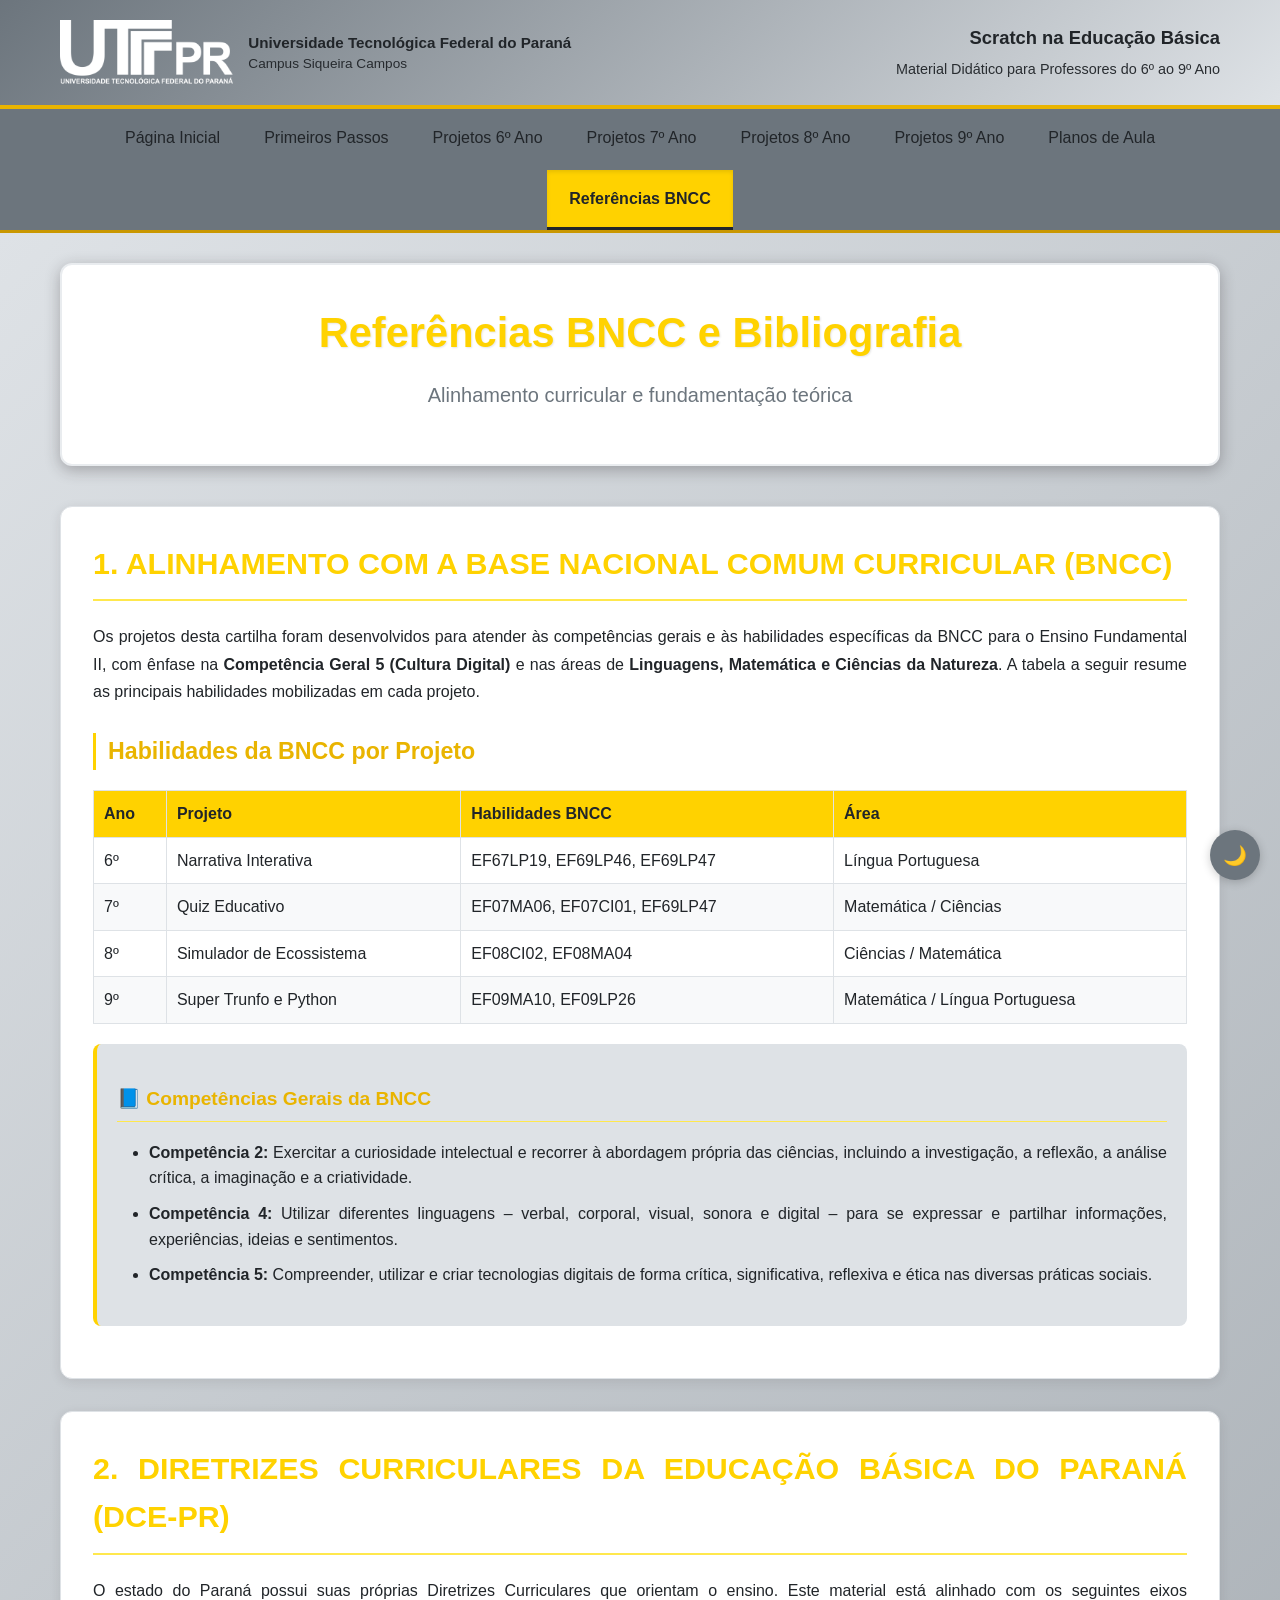
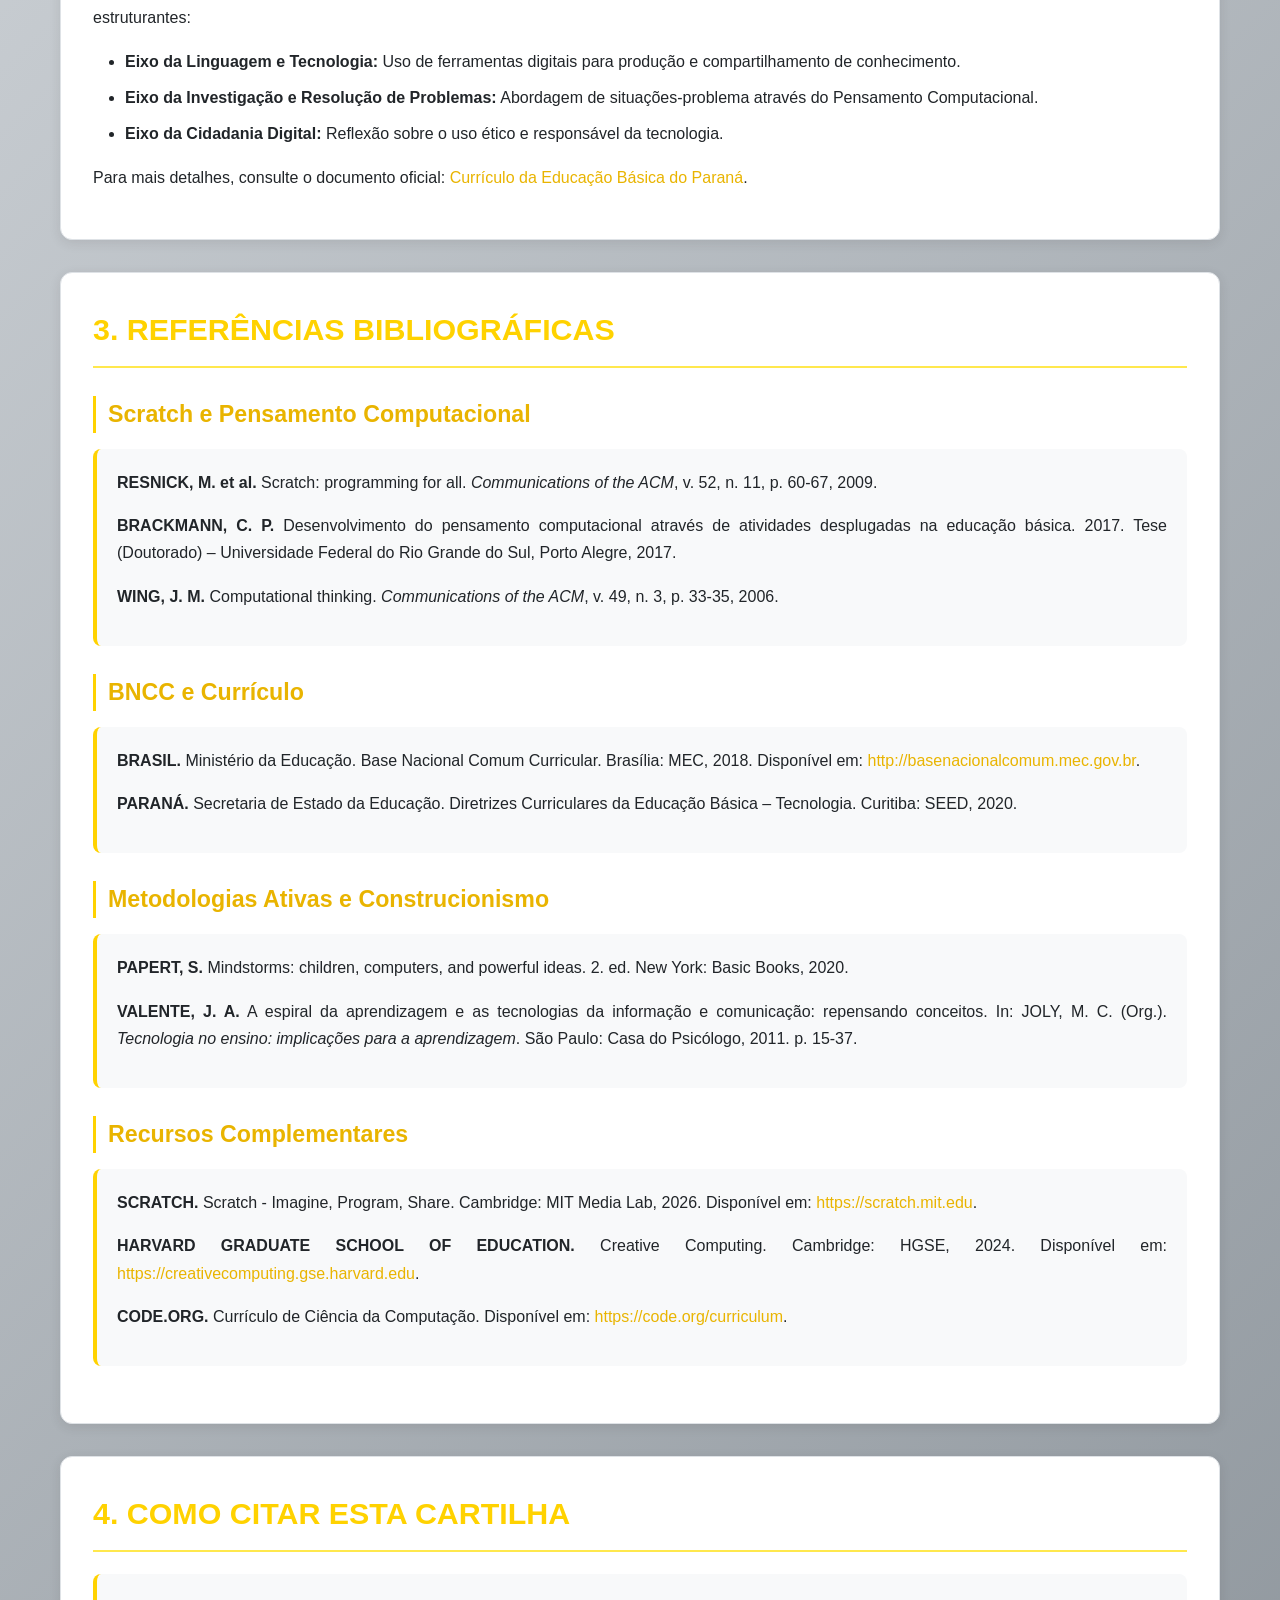
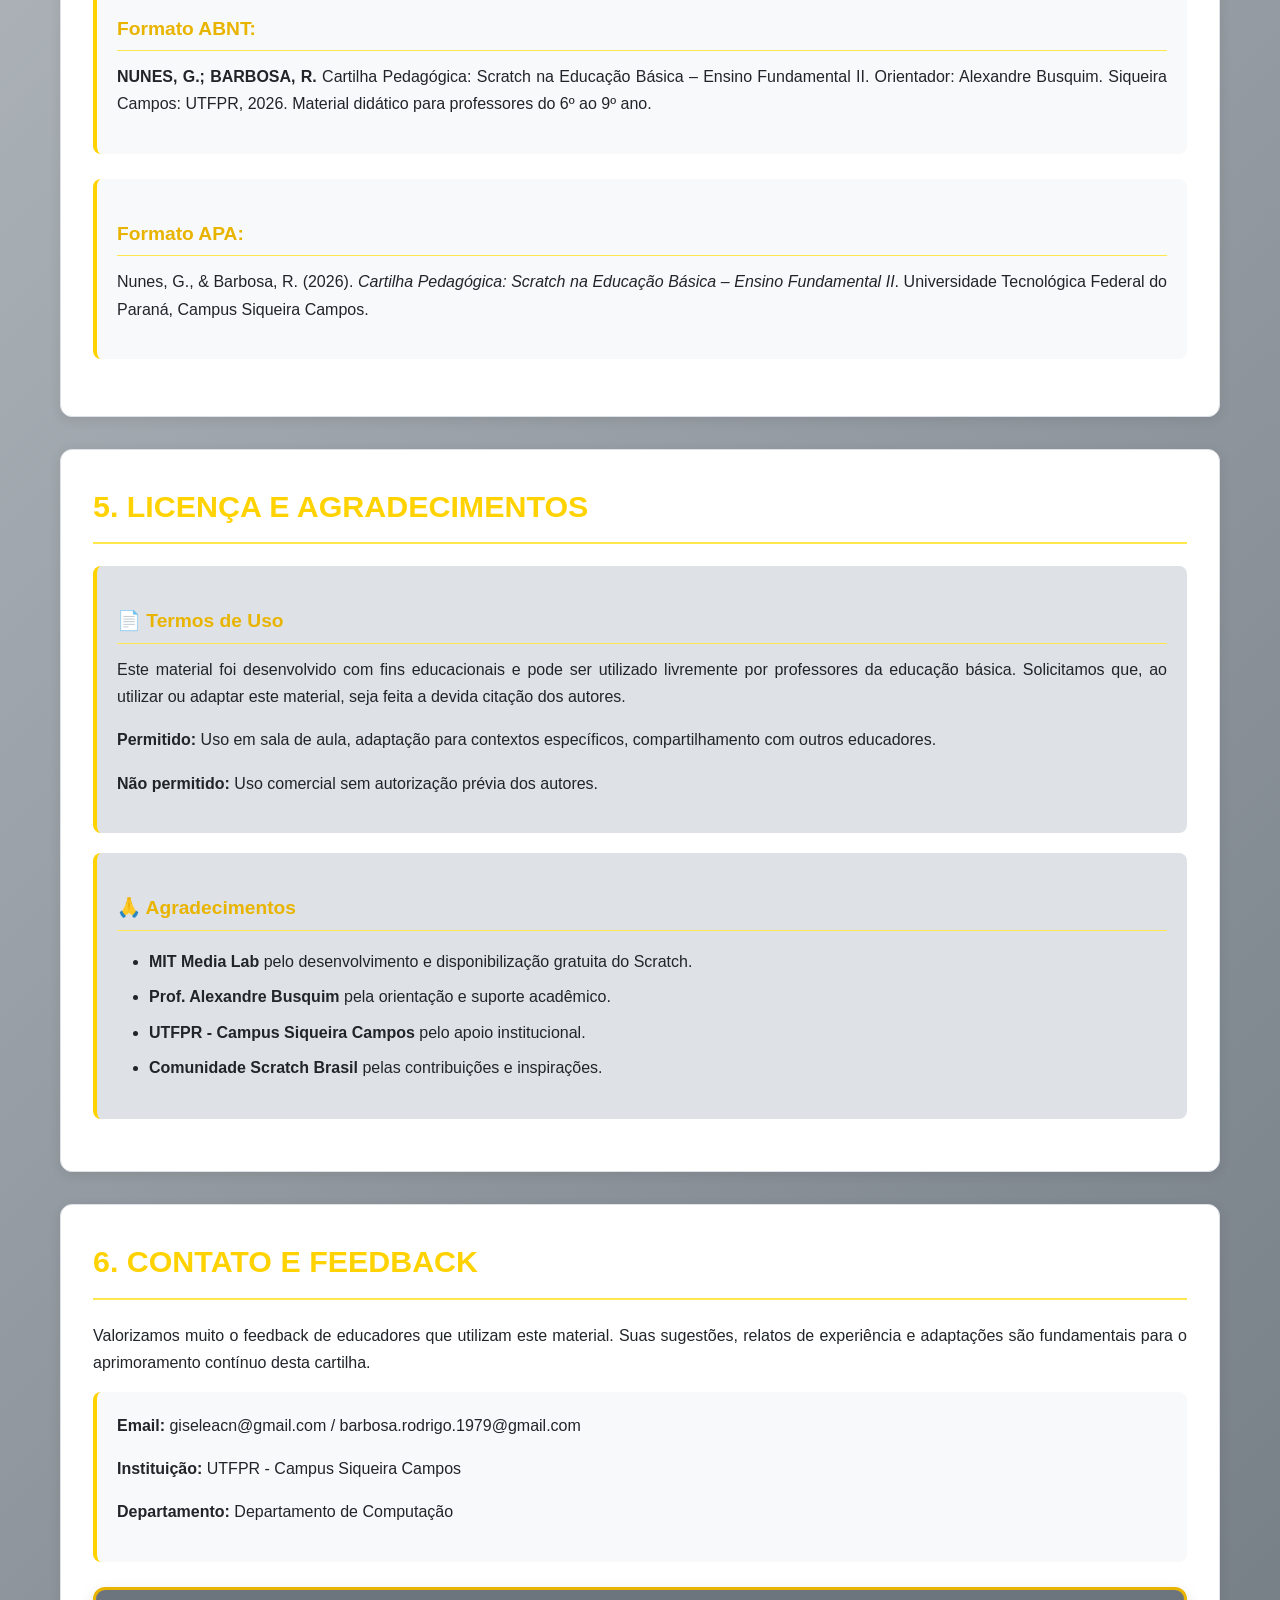
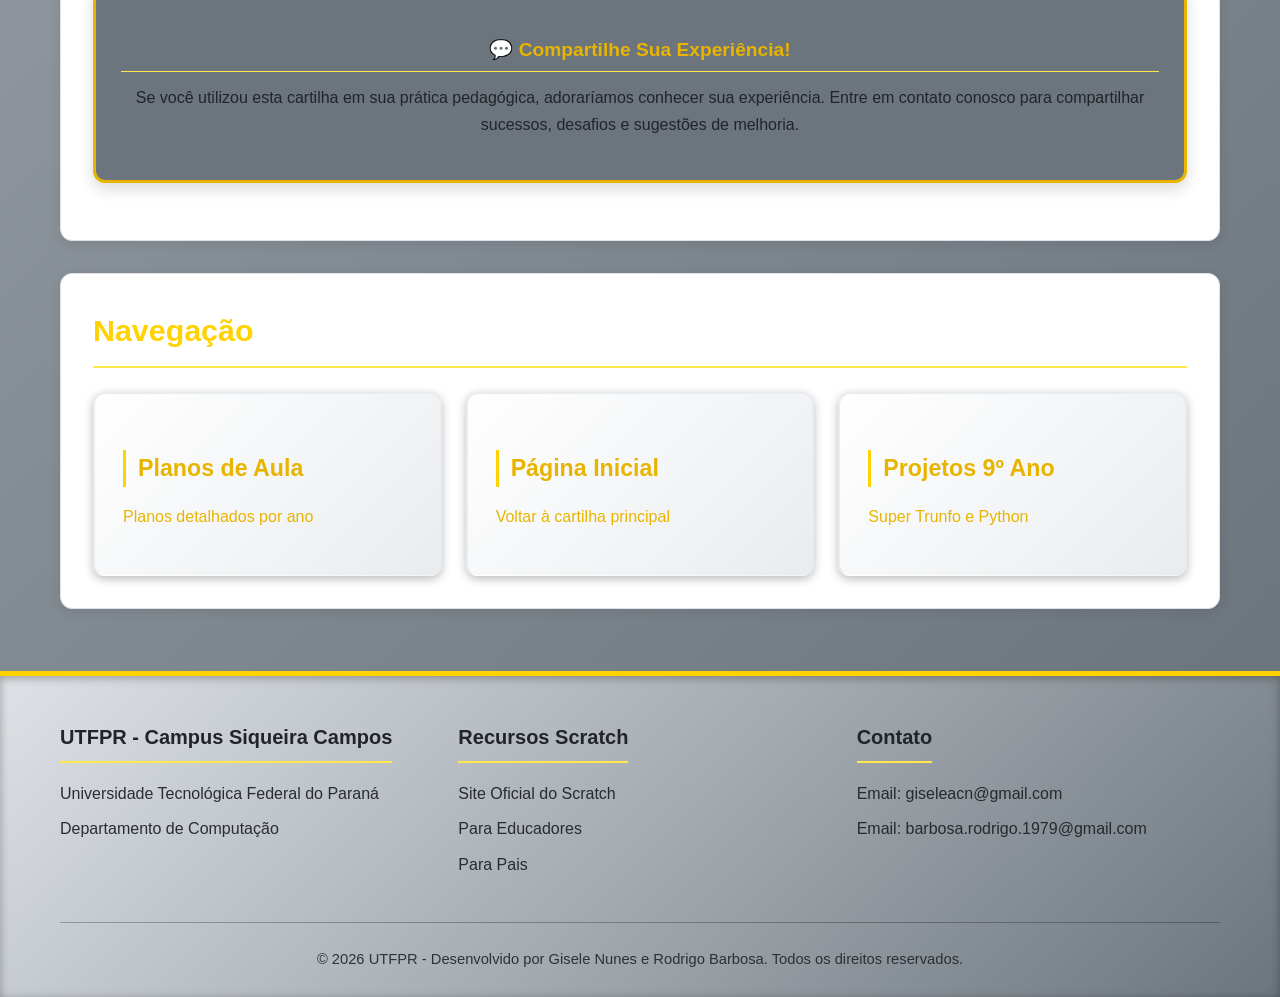
<file: pages/referencias_bncc.html>
<!-- ===================================================================
     Título da página: Referências BNCC e Bibliografia | Scratch EF II
     ===================================================================
     Objetivo: Apresentar as referências bibliográficas e o alinhamento 
               com a BNCC e DCE-PR para o projeto Scratch na Educação 
               Básica (Ensino Fundamental II)
     Autor : Gisele Nunes, Rodrigo Barbosa
     Data  : 2026
     ===================================================================
-->

<!DOCTYPE html> <!-- Declara o tipo de documento como HTML5 -->
<html lang="pt-BR"> <!-- Início do elemento HTML, define o idioma como português do Brasil -->

<head> <!-- Início da seção de cabeçalho da página -->
    <meta charset="UTF-8">
    <!-- Define a codificação de caracteres como UTF-8 para suporte a acentos e caracteres especiais -->
    <meta name="viewport" content="width=device-width, initial-scale=1.0">
    <!-- Configura a viewport para tornar a página responsiva em dispositivos móveis -->
    <title>Referências BNCC e Bibliografia | Scratch EF II</title> <!-- Título exibido na aba do navegador -->
    <link rel="stylesheet" href="../assets/css/style.css">
    <!-- Link para o arquivo CSS externo que define os estilos da página -->
</head> <!-- Fim da seção de cabeçalho -->

<body> <!-- Início do corpo da página, todo o conteúdo visível -->
    <header> <!-- Início da seção de cabeçalho principal da página -->
        <div class="header-top"> <!-- Div para o topo do cabeçalho, contendo logo e título principal -->
            <div class="container"> <!-- Container centralizador para alinhar o conteúdo -->
                <div class="logo-container"> <!-- Div que agrupa o logo e o nome da instituição -->
                    <img src="../assets/images/UTFPR_logo.png" alt="UTFPR Logo" class="logo">
                    <!-- Imagem do logotipo da UTFPR, com texto alternativo -->
                    <div class="institution-name"> <!-- Div com o nome da instituição -->
                        Universidade Tecnológica Federal do Paraná<br> <!-- Nome da universidade com quebra de linha -->
                        <small>Campus Siqueira Campos</small> <!-- Nome do campus em letras menores -->
                    </div> <!-- Fim da div institution-name -->
                </div> <!-- Fim da div logo-container -->
                <div class="header-title"> <!-- Div que contém o título principal do material didático -->
                    Scratch na Educação Básica<br> <!-- Título principal -->
                    <small>Material Didático para Professores do 6º ao 9º Ano</small> <!-- Subtítulo descritivo -->
                </div> <!-- Fim da div header-title -->
            </div> <!-- Fim da div container -->
        </div> <!-- Fim da div header-top -->
        <div class="header-bottom"> <!-- Div para a parte inferior do cabeçalho, contendo o menu de navegação -->
            <div class="container"> <!-- Container centralizador -->
                <nav> <!-- Elemento de navegação -->
                    <ul> <!-- Lista não ordenada para os links do menu -->
                        <li><a href="../index.html">Página Inicial</a></li>
                        <!-- Item de menu: link para a página inicial -->
                        <li><a href="primeiros_passos.html">Primeiros Passos</a></li>
                        <!-- Item: link para primeiros passos -->
                        <li><a href="projetos_6_ano.html">Projetos 6º Ano</a></li>
                        <!-- Item: link para projetos do 6º ano -->
                        <li><a href="projetos_7_ano.html">Projetos 7º Ano</a></li>
                        <!-- Item: link para projetos do 7º ano -->
                        <li><a href="projetos_8_ano.html">Projetos 8º Ano</a></li>
                        <!-- Item: link para projetos do 8º ano -->
                        <li><a href="projetos_9_ano.html">Projetos 9º Ano</a></li>
                        <!-- Item: link para projetos do 9º ano -->
                        <li><a href="planos_de_aula.html">Planos de Aula</a></li>
                        <!-- Item: link para planos de aula -->
                        <li><a href="referencias_bncc.html">Referências BNCC</a></li>
                        <!-- Item: link para a própria página (referências) -->
                    </ul> <!-- Fim da lista -->
                </nav> <!-- Fim do elemento nav -->
            </div> <!-- Fim da div container -->
        </div> <!-- Fim da div header-bottom -->
    </header> <!-- Fim do cabeçalho -->

    <main> <!-- Início do conteúdo principal da página -->
        <div class="container"> <!-- Container centralizador do conteúdo -->
            <div class="page-header"> <!-- Div com o cabeçalho da página (título e subtítulo) -->
                <h1>Referências BNCC e Bibliografia</h1> <!-- Título principal da página -->
                <p class="subtitle">Alinhamento curricular e fundamentação teórica</p> <!-- Subtítulo descritivo -->
            </div> <!-- Fim da div page-header -->

            <!-- SEÇÃO 1: BNCC -->
            <div class="content-section"> <!-- Div para uma seção de conteúdo (alinhamento com BNCC) -->
                <h2>1. ALINHAMENTO COM A BASE NACIONAL COMUM CURRICULAR (BNCC)</h2> <!-- Subtítulo da seção -->
                <p>Os projetos desta cartilha foram desenvolvidos para atender às competências gerais e às habilidades
                    específicas da BNCC para o Ensino Fundamental II, com ênfase na <strong>Competência Geral 5 (Cultura
                        Digital)</strong> e nas áreas de <strong>Linguagens, Matemática e Ciências da Natureza</strong>.
                    A tabela a seguir resume as principais habilidades mobilizadas em cada projeto.</p>
                <!-- Parágrafo explicativo -->

                <h3>Habilidades da BNCC por Projeto</h3> <!-- Subtítulo da tabela -->
                <table class="bncc-table"> <!-- Tabela que exibe as habilidades BNCC por projeto -->
                    <thead> <!-- Cabeçalho da tabela -->
                        <tr>
                            <th>Ano</th> <!-- Coluna: Ano escolar -->
                            <th>Projeto</th> <!-- Coluna: Nome do projeto -->
                            <th>Habilidades BNCC</th> <!-- Coluna: Códigos das habilidades BNCC -->
                            <th>Área</th> <!-- Coluna: Área do conhecimento -->
                        </tr>
                    </thead> <!-- Fim do cabeçalho -->
                    <tbody> <!-- Corpo da tabela com os dados -->
                        <tr>
                            <td>6º</td> <!-- Linha para o 6º ano -->
                            <td>Narrativa Interativa</td> <!-- Nome do projeto -->
                            <td>EF67LP19, EF69LP46, EF69LP47</td> <!-- Códigos das habilidades -->
                            <td>Língua Portuguesa</td> <!-- Área de conhecimento -->
                        </tr>
                        <tr>
                            <td>7º</td> <!-- Linha para o 7º ano -->
                            <td>Quiz Educativo</td> <!-- Nome do projeto -->
                            <td>EF07MA06, EF07CI01, EF69LP47</td> <!-- Códigos das habilidades -->
                            <td>Matemática / Ciências</td> <!-- Área de conhecimento -->
                        </tr>
                        <tr>
                            <td>8º</td> <!-- Linha para o 8º ano -->
                            <td>Simulador de Ecossistema</td> <!-- Nome do projeto -->
                            <td>EF08CI02, EF08MA04</td> <!-- Códigos das habilidades -->
                            <td>Ciências / Matemática</td> <!-- Área de conhecimento -->
                        </tr>
                        <tr>
                            <td>9º</td> <!-- Linha para o 9º ano -->
                            <td>Super Trunfo e Python</td> <!-- Nome do projeto -->
                            <td>EF09MA10, EF09LP26</td> <!-- Códigos das habilidades -->
                            <td>Matemática / Língua Portuguesa</td> <!-- Área de conhecimento -->
                        </tr>
                    </tbody> <!-- Fim do corpo da tabela -->
                </table> <!-- Fim da tabela -->

                <div class="info-box"> <!-- Div com caixa de destaque informativa -->
                    <h4>📘 Competências Gerais da BNCC</h4> <!-- Título da caixa -->
                    <ul> <!-- Lista não ordenada das competências -->
                        <li><strong>Competência 2:</strong> Exercitar a curiosidade intelectual e recorrer à abordagem
                            própria das ciências, incluindo a investigação, a reflexão, a análise crítica, a imaginação
                            e a criatividade.</li> <!-- Item: competência 2 -->
                        <li><strong>Competência 4:</strong> Utilizar diferentes linguagens – verbal, corporal, visual,
                            sonora e digital – para se expressar e partilhar informações, experiências, ideias e
                            sentimentos.</li> <!-- Item: competência 4 -->
                        <li><strong>Competência 5:</strong> Compreender, utilizar e criar tecnologias digitais de forma
                            crítica, significativa, reflexiva e ética nas diversas práticas sociais.</li>
                        <!-- Item: competência 5 -->
                    </ul> <!-- Fim da lista -->
                </div> <!-- Fim da div info-box -->
            </div> <!-- Fim da seção BNCC -->

            <!-- SEÇÃO 2: DIRETRIZES CURRICULARES DO PARANÁ (DCE-PR) -->
            <div class="content-section"> <!-- Div para a seção sobre DCE-PR -->
                <h2>2. DIRETRIZES CURRICULARES DA EDUCAÇÃO BÁSICA DO PARANÁ (DCE-PR)</h2> <!-- Subtítulo da seção -->
                <p>O estado do Paraná possui suas próprias Diretrizes Curriculares que orientam o ensino. Este material
                    está alinhado com os seguintes eixos estruturantes:</p> <!-- Parágrafo introdutório -->
                <ul> <!-- Lista dos eixos estruturantes -->
                    <li><strong>Eixo da Linguagem e Tecnologia:</strong> Uso de ferramentas digitais para produção e
                        compartilhamento de conhecimento.</li> <!-- Eixo 1 -->
                    <li><strong>Eixo da Investigação e Resolução de Problemas:</strong> Abordagem de situações-problema
                        através do Pensamento Computacional.</li> <!-- Eixo 2 -->
                    <li><strong>Eixo da Cidadania Digital:</strong> Reflexão sobre o uso ético e responsável da
                        tecnologia.</li> <!-- Eixo 3 -->
                </ul> <!-- Fim da lista -->
                <p>Para mais detalhes, consulte o documento oficial: <a href="http://www.educacao.pr.gov.br/Curriculo"
                        target="_blank" rel="noopener noreferrer">Currículo da Educação Básica do Paraná</a>.</p>
                <!-- Parágrafo com link externo (abre em nova aba) -->
            </div> <!-- Fim da seção DCE-PR -->

            <!-- SEÇÃO 3: REFERÊNCIAS BIBLIOGRÁFICAS -->
            <div class="content-section"> <!-- Div para a seção de referências bibliográficas -->
                <h2>3. REFERÊNCIAS BIBLIOGRÁFICAS</h2> <!-- Subtítulo da seção -->

                <h3>Scratch e Pensamento Computacional</h3>
                <!-- Subseção: obras sobre Scratch e pensamento computacional -->
                <div class="plano-info"> <!-- Div com estilo de informação (similar a um box) -->
                    <p><strong>RESNICK, M. et al.</strong> Scratch: programming for all. <em>Communications of the
                            ACM</em>, v. 52, n. 11, p. 60-67, 2009.</p> <!-- Referência 1 -->
                    <p><strong>BRACKMANN, C. P.</strong> Desenvolvimento do pensamento computacional através de
                        atividades desplugadas na educação básica. 2017. Tese (Doutorado) – Universidade Federal do Rio
                        Grande do Sul, Porto Alegre, 2017.</p> <!-- Referência 2 -->
                    <p><strong>WING, J. M.</strong> Computational thinking. <em>Communications of the ACM</em>, v. 49,
                        n. 3, p. 33-35, 2006.</p> <!-- Referência 3 -->
                </div> <!-- Fim da div plano-info -->

                <h3>BNCC e Currículo</h3> <!-- Subseção: documentos oficiais BNCC e currículo -->
                <div class="plano-info"> <!-- Div com estilo de informação -->
                    <p><strong>BRASIL.</strong> Ministério da Educação. Base Nacional Comum Curricular. Brasília: MEC,
                        2018. Disponível em: <a href="http://basenacionalcomum.mec.gov.br" target="_blank"
                            rel="noopener noreferrer">http://basenacionalcomum.mec.gov.br</a>.</p>
                    <!-- Referência com link externo -->
                    <p><strong>PARANÁ.</strong> Secretaria de Estado da Educação. Diretrizes Curriculares da Educação
                        Básica – Tecnologia. Curitiba: SEED, 2020.</p> <!-- Referência -->
                </div> <!-- Fim da div plano-info -->

                <h3>Metodologias Ativas e Construcionismo</h3> <!-- Subseção: metodologias ativas e construcionismo -->
                <div class="plano-info"> <!-- Div com estilo de informação -->
                    <p><strong>PAPERT, S.</strong> Mindstorms: children, computers, and powerful ideas. 2. ed. New York:
                        Basic Books, 2020.</p> <!-- Referência -->
                    <p><strong>VALENTE, J. A.</strong> A espiral da aprendizagem e as tecnologias da informação e
                        comunicação: repensando conceitos. In: JOLY, M. C. (Org.). <em>Tecnologia no ensino: implicações
                            para a aprendizagem</em>. São Paulo: Casa do Psicólogo, 2011. p. 15-37.</p>
                    <!-- Referência -->
                </div> <!-- Fim da div plano-info -->

                <h3>Recursos Complementares</h3> <!-- Subseção: recursos online complementares -->
                <div class="plano-info"> <!-- Div com estilo de informação -->
                    <p><strong>SCRATCH.</strong> Scratch - Imagine, Program, Share. Cambridge: MIT Media Lab, 2026.
                        Disponível em: <a href="https://scratch.mit.edu" target="_blank"
                            rel="noopener noreferrer">https://scratch.mit.edu</a>.</p>
                    <!-- Link para o site oficial do Scratch -->
                    <p><strong>HARVARD GRADUATE SCHOOL OF EDUCATION.</strong> Creative Computing. Cambridge: HGSE, 2024.
                        Disponível em: <a href="https://creativecomputing.gse.harvard.edu" target="_blank"
                            rel="noopener noreferrer">https://creativecomputing.gse.harvard.edu</a>.</p>
                    <!-- Link para Creative Computing -->
                    <p><strong>CODE.ORG.</strong> Currículo de Ciência da Computação. Disponível em: <a
                            href="https://code.org/curriculum" target="_blank"
                            rel="noopener noreferrer">https://code.org/curriculum</a>.</p>
                    <!-- Link para currículo do Code.org -->
                </div> <!-- Fim da div plano-info -->
            </div> <!-- Fim da seção referências bibliográficas -->

            <!-- SEÇÃO 4: COMO CITAR ESTE MATERIAL -->
            <div class="content-section"> <!-- Div para a seção sobre como citar o material -->
                <h2>4. COMO CITAR ESTA CARTILHA</h2> <!-- Subtítulo da seção -->
                <div class="plano-info"> <!-- Div com estilo de informação -->
                    <h4>Formato ABNT:</h4> <!-- Subtítulo para o formato ABNT -->
                    <p><strong>NUNES, G.; BARBOSA, R.</strong> Cartilha Pedagógica: Scratch na Educação Básica – Ensino
                        Fundamental II. Orientador: Alexandre Busquim. Siqueira Campos: UTFPR, 2026. Material didático
                        para professores do 6º ao 9º ano.</p> <!-- Citação no formato ABNT -->
                </div> <!-- Fim da div plano-info -->
                <div class="plano-info"> <!-- Div com estilo de informação -->
                    <h4>Formato APA:</h4> <!-- Subtítulo para o formato APA -->
                    <p>Nunes, G., & Barbosa, R. (2026). <em>Cartilha Pedagógica: Scratch na Educação Básica – Ensino
                            Fundamental II</em>. Universidade Tecnológica Federal do Paraná, Campus Siqueira Campos.</p>
                    <!-- Citação no formato APA -->
                </div> <!-- Fim da div plano-info -->
            </div> <!-- Fim da seção de citação -->

            <!-- SEÇÃO 5: LICENÇA E AGRADECIMENTOS -->
            <div class="content-section"> <!-- Div para a seção de licença e agradecimentos -->
                <h2>5. LICENÇA E AGRADECIMENTOS</h2> <!-- Subtítulo da seção -->
                <div class="info-box"> <!-- Div com caixa de destaque informativa -->
                    <h4>📄 Termos de Uso</h4> <!-- Título dos termos de uso -->
                    <p>Este material foi desenvolvido com fins educacionais e pode ser utilizado livremente por
                        professores da educação básica. Solicitamos que, ao utilizar ou adaptar este material, seja
                        feita a devida citação dos autores.</p> <!-- Parágrafo explicativo -->
                    <p><strong>Permitido:</strong> Uso em sala de aula, adaptação para contextos específicos,
                        compartilhamento com outros educadores.</p> <!-- Lista de permissões -->
                    <p><strong>Não permitido:</strong> Uso comercial sem autorização prévia dos autores.</p>
                    <!-- Restrição de uso -->
                </div> <!-- Fim da div info-box -->
                <div class="info-box"> <!-- Div com caixa de destaque para agradecimentos -->
                    <h4>🙏 Agradecimentos</h4> <!-- Título dos agradecimentos -->
                    <ul> <!-- Lista de agradecimentos -->
                        <li><strong>MIT Media Lab</strong> pelo desenvolvimento e disponibilização gratuita do Scratch.
                        </li> <!-- Agradecimento ao MIT -->
                        <li><strong>Prof. Alexandre Busquim</strong> pela orientação e suporte acadêmico.</li>
                        <!-- Agradecimento ao orientador -->
                        <li><strong>UTFPR - Campus Siqueira Campos</strong> pelo apoio institucional.</li>
                        <!-- Agradecimento à UTFPR -->
                        <li><strong>Comunidade Scratch Brasil</strong> pelas contribuições e inspirações.</li>
                        <!-- Agradecimento à comunidade -->
                    </ul> <!-- Fim da lista -->
                </div> <!-- Fim da div info-box -->
            </div> <!-- Fim da seção licença e agradecimentos -->

            <!-- SEÇÃO 6: CONTATO -->
            <div class="content-section"> <!-- Div para a seção de contato e feedback -->
                <h2>6. CONTATO E FEEDBACK</h2> <!-- Subtítulo da seção -->
                <p>Valorizamos muito o feedback de educadores que utilizam este material. Suas sugestões, relatos de
                    experiência e adaptações são fundamentais para o aprimoramento contínuo desta cartilha.</p>
                <!-- Parágrafo solicitando feedback -->
                <div class="plano-info"> <!-- Div com estilo de informação -->
                    <p><strong>Email:</strong> giseleacn@gmail.com / barbosa.rodrigo.1979@gmail.com</p>
                    <!-- Emails de contato -->
                    <p><strong>Instituição:</strong> UTFPR - Campus Siqueira Campos</p> <!-- Instituição -->
                    <p><strong>Departamento:</strong> Departamento de Computação</p> <!-- Departamento -->
                </div> <!-- Fim da div plano-info -->
                <div class="aviso-importante"> <!-- Div com estilo de aviso importante -->
                    <h4>💬 Compartilhe Sua Experiência!</h4> <!-- Título do aviso -->
                    <p>Se você utilizou esta cartilha em sua prática pedagógica, adoraríamos conhecer sua experiência.
                        Entre em contato conosco para compartilhar sucessos, desafios e sugestões de melhoria.</p>
                    <!-- Parágrafo incentivando o compartilhamento -->
                </div> <!-- Fim da div aviso-importante -->
            </div> <!-- Fim da seção contato -->

            <!-- NAVEGAÇÃO -->
            <div class="content-section"> <!-- Div para a seção de navegação (cards de links) -->
                <h2>Navegação</h2> <!-- Subtítulo da seção -->
                <div class="card-grid"> <!-- Div que agrupa os cards de navegação em grade -->
                    <a href="planos_de_aula.html" class="nav-card">
                        <!-- Link para planos de aula, estilizado como card -->
                        <h3>Planos de Aula</h3> <!-- Título do card -->
                        <p>Planos detalhados por ano</p> <!-- Descrição -->
                    </a> <!-- Fim do link -->
                    <a href="../index.html" class="nav-card"> <!-- Link para a página inicial -->
                        <h3>Página Inicial</h3>
                        <p>Voltar à cartilha principal</p>
                    </a>
                    <a href="projetos_9_ano.html" class="nav-card"> <!-- Link para projetos do 9º ano -->
                        <h3>Projetos 9º Ano</h3>
                        <p>Super Trunfo e Python</p>
                    </a>
                </div> <!-- Fim da div card-grid -->
            </div> <!-- Fim da seção navegação -->
        </div> <!-- Fim da div container -->
    </main> <!-- Fim do conteúdo principal -->

    <footer> <!-- Início do rodapé da página -->
        <div class="container"> <!-- Container centralizador -->
            <div class="footer-content"> <!-- Div que agrupa as seções do rodapé -->
                <div class="footer-section"> <!-- Primeira seção do rodapé: informações institucionais -->
                    <h3>UTFPR - Campus Siqueira Campos</h3> <!-- Título -->
                    <p>Universidade Tecnológica Federal do Paraná</p> <!-- Nome da universidade -->
                    <p>Departamento de Computação</p> <!-- Departamento -->
                </div> <!-- Fim da footer-section -->
                <div class="footer-section"> <!-- Segunda seção do rodapé: recursos Scratch -->
                    <h3>Recursos Scratch</h3> <!-- Título -->
                    <ul> <!-- Lista de links úteis -->
                        <li><a href="https://scratch.mit.edu" target="_blank" rel="noopener noreferrer">Site Oficial do
                                Scratch</a></li> <!-- Link externo -->
                        <li><a href="https://scratch.mit.edu/educators" target="_blank" rel="noopener noreferrer">Para
                                Educadores</a></li> <!-- Link externo -->
                        <li><a href="https://scratch.mit.edu/parents" target="_blank" rel="noopener noreferrer">Para
                                Pais</a></li> <!-- Link externo -->
                    </ul> <!-- Fim da lista -->
                </div> <!-- Fim da footer-section -->
                <div class="footer-section"> <!-- Terceira seção do rodapé: contato -->
                    <h3>Contato</h3> <!-- Título -->
                    <p>Email: giseleacn@gmail.com</p> <!-- Email 1 -->
                    <p>Email: barbosa.rodrigo.1979@gmail.com</p> <!-- Email 2 -->
                </div> <!-- Fim da footer-section -->
            </div> <!-- Fim da div footer-content -->
            <div class="copyright"> <!-- Div com informações de direitos autorais -->
                &copy; 2026 UTFPR - Desenvolvido por Gisele Nunes e Rodrigo Barbosa. Todos os direitos reservados.
            </div> <!-- Fim da div copyright -->
        </div> <!-- Fim da div container -->
    </footer> <!-- Fim do rodapé -->

    <button class="theme-toggle" id="themeToggle" aria-pressed="false"
        aria-label="Alternar tema claro e escuro">🌙</button>
    <!-- Botão para alternar entre tema claro e escuro (controlado pelo script.js) -->
    <script src="../assets/js/script.js"></script>
    <!-- Inclusão do arquivo JavaScript externo que gerencia a funcionalidade do botão de tema -->
</body> <!-- Fim do corpo da página -->

</html> <!-- Fim do documento HTML -->
</file>
<file: assets/css/style.css>
/*
===================================================================
    Folha de Estilos Global — Scratch na Educação Básica
===================================================================
    Objetivo: Padronizar a apresentação visual dos elementos HTML do
              projeto Scratch na Educação Básica, definindo variáveis
              de cor, tipografia, layout responsivo, componentes de
              interface, modos claro/escuro e estilos de impressão.
    Autor : Gisele Nunes, Rodrigo Barbosa
    Data  : 2026
===================================================================
*/

/* ===================================================================
   SEÇÃO 1 — VARIÁVEIS CSS (CSS Custom Properties)
   Define tokens de design reutilizáveis em todo o projeto.
   Alterar um valor aqui reflete automaticamente em todos os seletores
   que o referenciam via var().
   =================================================================== */
:root {

    /* --- Paleta oficial da UTFPR (base amarela) --- */
    --utfpr-Yellow: #FFD200;
    /* Amarelo primário da identidade UTFPR */
    --utfpr-Yellow-light: #FFE84D;
    /* Variação clara do amarelo, usada em estados hover */
    --utfpr-Yellow-dark: #E9B400;
    /* Variação escura do amarelo, usada em bordas e ênfases */
    --utfpr-Yellow-darker: #C99700;
    /* Variação ainda mais escura, usada em detalhes finos */

    /* --- Escala de cinza (textos e fundos neutros) --- */
    --utfpr-white: #ffffff;
    /* Branco puro — fundos de cards e seções limpas */
    --utfpr-gray-light: #f8f9fa;
    /* Cinza muito claro — fundo suave de seções secundárias */
    --utfpr-gray: #e9ecef;
    /* Cinza claro — cor padrão de bordas não-enfatizadas */
    --utfpr-gray-medium: #dee2e6;
    /* Cinza médio — elementos de UI como divisórias e inputs */
    --utfpr-gray-dark: #6c757d;
    /* Cinza escuro — textos secundários e legendas */
    --utfpr-black: #212529;
    /* Quase-preto — cor principal de textos de corpo */

    /* --- Cores temáticas do Scratch (mapeadas às categorias de blocos) --- */
    --scratch-motion: #4a6cd4;
    /* Azul — representa blocos de Movimento */
    --scratch-looks: #8a55d7;
    /* Roxo — representa blocos de Aparência */
    --scratch-sound: #bb42c3;
    /* Rosa/Magenta — representa blocos de Som */
    --scratch-events: #ffbf00;
    /* Âmbar — representa blocos de Eventos */
    --scratch-control: #ff8c1a;
    /* Laranja — representa blocos de Controle */
    --scratch-sensing: #2ca5a2;
    /* Verde-água — representa blocos de Sensores */
    --scratch-operators: #5cb712;
    /* Verde — representa blocos de Operadores */

    /* --- Tokens utilitários para componentes genéricos --- */
    --card-bg: #ffffff;
    /* Cor de fundo padrão para cards */
    --border-color: #dee2e6;
    /* Cor padrão para bordas de elementos */
    --shadow: 0 4px 6px rgba(0, 0, 0, 0.1);
    /* Sombra suave padrão (deslocamento, desfoque, opacidade) */
    --success-color: #28a745;
    /* Verde semântico para indicações de sucesso */
}

/* ===================================================================
   SEÇÃO 2 — RESET GLOBAL E CONFIGURAÇÕES BASE
   Remove estilos padrão do navegador para garantir consistência
   visual entre diferentes plataformas e browsers.
   =================================================================== */

/* Aplica box-sizing e zera margens/paddings em TODOS os elementos */
* {
    margin: 0;
    /* Remove a margem externa padrão de qualquer elemento */
    padding: 0;
    /* Remove o preenchimento interno padrão de qualquer elemento */
    box-sizing: border-box;
    /* Faz com que padding e border sejam incluídos no cálculo de width/height */
}

/* Estilização do elemento raiz da página (body) */
body {
    font-family: 'Segoe UI', Tahoma, Geneva, Verdana, sans-serif;
    /* Pilha de fontes sans-serif modernas e legíveis */
    line-height: 1.6;
    /* Altura de linha aumentada para melhorar a legibilidade do texto */
    color: var(--utfpr-black);
    /* Cor de texto principal usando a variável de preto da paleta */
    background: linear-gradient(135deg, var(--utfpr-gray-dark) 0%, #343a40 100%);
    /* Gradiente diagonal cinza escuro como fundo da página */
}

/* ===================================================================
   SEÇÃO 3 — LAYOUT CONTAINER
   Define o wrapper central que limita a largura do conteúdo e
   centraliza horizontalmente o layout principal.
   =================================================================== */

/* Container genérico de largura máxima centralizada */
.container {
    max-width: 1200px;
    /* Limita a largura do bloco de conteúdo a 1200px */
    margin: 0 auto;
    /* Centraliza horizontalmente com margens automáticas nas laterais */
    padding: 0 20px;
    /* Adiciona espaçamento lateral de 20px para evitar colagem nas bordas */
}

/* ===================================================================
   SEÇÃO 4 — CABEÇALHO SUPERIOR (header-top)
   Barra superior da página com logo, nome da instituição e título.
   =================================================================== */

/* Bloco principal do cabeçalho */
.header-top {
    background: linear-gradient(135deg, var(--utfpr-gray-dark) 0%, var(--utfpr-gray-medium) 100%);
    /* Gradiente diagonal de cinza escuro a médio */
    color: var(--utfpr-black);
    /* Cor do texto usando variável de cor escura */
    padding: 20px 0;
    /* Espaçamento vertical interno de 20px; sem espaçamento horizontal (controlado pelo .container) */
    box-shadow: 0 2px 15px rgba(35, 31, 32, 0.4);
    /* Sombra projetada abaixo com cor base quase-preta e 40% de opacidade */
    border-bottom: 4px solid var(--utfpr-Yellow-dark);
    /* Linha de destaque inferior com 4px na cor amarela escura da paleta */
}

/* Container flexível dentro do cabeçalho */
.header-top .container {
    display: flex;
    /* Ativa o layout Flexbox para posicionamento dos filhos */
    justify-content: space-between;
    /* Distribui os filhos com espaço máximo entre eles (logo à esquerda, título à direita) */
    align-items: center;
    /* Alinha todos os filhos verticalmente ao centro do eixo cruzado */
    flex-wrap: wrap;
    /* Permite que os itens quebrem para a linha seguinte em telas estreitas */
}

/* Wrapper que agrupa a imagem da logo com o nome da instituição */
.logo-container {
    display: flex;
    /* Layout Flexbox para alinhar horizontalmente logo e texto */
    align-items: center;
    /* Alinha logo e texto ao centro do eixo vertical */
    gap: 15px;
    /* Espaçamento de 15px entre a logo e o bloco de texto */
}

/* Imagem da logo da instituição */
.logo {
    height: 65px;
    /* Altura fixa de 65px para a logo */
    width: auto;
    /* Largura calculada automaticamente para preservar a proporção original */
    filter: brightness(0) invert(1);
    /* Filtro CSS: escurece totalmente (brightness 0) e inverte as cores, resultando em versão branca da logo */
}

/* Bloco de texto com o nome completo da instituição */
.institution-name {
    font-size: 0.95rem;
    /* Tamanho de fonte ligeiramente abaixo do padrão (1rem) */
    line-height: 1.3;
    /* Altura de linha compacta para o bloco de duas linhas */
    font-weight: 600;
    /* Peso semi-negrito para destaque do nome */
    color: var(--utfpr-black);
    /* Cor do texto principal */
}

/* Linha secundária (subtítulo) dentro do nome da instituição */
.institution-name small {
    font-size: 0.85rem;
    /* Tamanho de fonte menor que o elemento pai */
    opacity: 0.95;
    /* Leve transparência para hierarquia visual sutil */
    font-weight: normal;
    /* Peso normal, sem negrito, diferenciando do nome principal */
    color: var(--utfpr-black);
    /* Cor do texto mantida igual ao elemento pai */
}

/* Bloco de título alinhado à direita do cabeçalho */
.header-title {
    text-align: right;
    /* Alinhamento do texto à direita */
    font-size: 1.15rem;
    /* Tamanho de fonte levemente maior que o padrão */
    font-weight: bold;
    /* Texto em negrito para destacar o título */
    color: var(--utfpr-black);
    /* Cor do texto principal */
}

/* Subtítulo dentro do título do cabeçalho */
.header-title small {
    font-size: 0.9rem;
    /* Tamanho de fonte reduzido em relação ao elemento pai */
    font-weight: normal;
    /* Sem negrito para diferenciar do título principal */
    opacity: 0.95;
    /* Leve transparência para diferenciação hierárquica */
    color: var(--utfpr-black);
    /* Cor do texto mantida */
}

/* ===================================================================
   SEÇÃO 5 — CABEÇALHO INFERIOR / BARRA DE NAVEGAÇÃO (header-bottom)
   Contém o menu principal de navegação entre as páginas do projeto.
   =================================================================== */

/* Faixa que envolve a navegação principal */
.header-bottom {
    background-color: var(--utfpr-gray-dark);
    /* Fundo cinza escuro para separar visualmente do header-top */
    border-bottom: 3px solid var(--utfpr-Yellow-darker);
    /* Linha de destaque inferior com cor amarela mais escura */
}

/* Lista de itens de navegação (elemento <ul> dentro de <nav>) */
nav ul {
    display: flex;
    /* Flexbox para criar menu horizontal */
    list-style: none;
    /* Remove os marcadores de lista padrão (bolinhas ou números) */
    justify-content: center;
    /* Centraliza os itens no eixo principal horizontal */
    flex-wrap: wrap;
    /* Permite que os itens quebrem em múltiplas linhas em viewports estreitas */
}

/* Cada item individual da lista de navegação */
nav li {
    margin: 0;
    /* Remove qualquer margem padrão aplicada pelo browser ao <li> */
}

/* Link de navegação (elemento <a> dentro de cada <li>) */
nav a {
    display: block;
    /* Torna o link um bloco para que o padding seja clicável em toda a área */
    padding: 16px 22px;
    /* Espaçamento interno vertical 16px e horizontal 22px para área de clique generosa */
    color: var(--utfpr-black);
    /* Cor do texto do link */
    text-decoration: none;
    /* Remove o sublinhado padrão de hiperlinks */
    font-weight: 500;
    /* Peso médio-negrito para melhor legibilidade */
    transition: all 0.3s ease;
    /* Transição suave de 300ms para todas as propriedades no hover */
    border-bottom: 3px solid transparent;
    /* Borda inferior invisível que será animada no hover/active */
}

/* Estado hover do link de navegação */
nav a:hover {
    background-color: var(--utfpr-Yellow-dark);
    /* Fundo amarelo escuro ao passar o mouse */
    color: var(--utfpr-black);
    /* Mantém a cor do texto escura para contraste */
    border-bottom-color: var(--utfpr-Yellow-light);
    /* Revela a borda inferior com cor amarela clara */
}

/* Estado ativo do link (página atual) */
nav a.active {
    background-color: var(--utfpr-Yellow);
    /* Fundo amarelo primário para indicar item selecionado */
    border-bottom-color: var(--utfpr-black);
    /* Borda inferior preta para contraste no item ativo */
    font-weight: bold;
    /* Negrito para reforçar o item atual */
    box-shadow: inset 0 2px 4px rgba(0, 0, 0, 0.1);
    /* Sombra interna sutil para efeito de "pressão" */
    color: var(--utfpr-black);
    /* Cor de texto escura para legibilidade sobre o fundo amarelo */
}

/* ===================================================================
   SEÇÃO 6 — CONTEÚDO PRINCIPAL (main)
   Área central da página onde o conteúdo de cada seção é exibido.
   =================================================================== */

/* Elemento semântico <main> que engloba o conteúdo central */
main {
    padding: 30px 0;
    /* Espaçamento vertical de 30px; sem espaçamento horizontal (controlado pelo .container) */
    background: linear-gradient(135deg, var(--utfpr-gray-medium) 0%, var(--utfpr-gray-dark) 100%);
    /* Gradiente diagonal de cinza médio a escuro */
    min-height: calc(100vh - 200px);
    /* Altura mínima calculada: viewport inteira menos ~200px reservados para header e footer */
}

/* ===================================================================
   SEÇÃO 7 — CABEÇALHO DA PÁGINA (page-header)
   Bloco de destaque com título, subtítulo e autores no topo de
   cada página de conteúdo.
   =================================================================== */

/* Bloco decorativo de cabeçalho de página */
.page-header {
    text-align: center;
    /* Centraliza todo o conteúdo interno */
    margin-bottom: 40px;
    /* Espaçamento de 40px abaixo do bloco */
    padding: 35px 0;
    /* Espaçamento interno vertical de 35px */
    background: var(--utfpr-white);
    /* Fundo branco para contraste com o main cinza */
    border-radius: 12px;
    /* Bordas arredondadas de 12px para aspecto moderno */
    box-shadow: 0 4px 15px rgba(35, 31, 32, 0.3);
    /* Sombra de elevação para destacar o bloco */
    border: 2px solid var(--utfpr-gray);
    /* Borda sutil ao redor do card */
}

/* Título principal (h1) dentro do cabeçalho de página */
.page-header h1 {
    color: var(--utfpr-Yellow);
    /* Cor amarela primária UTFPR */
    font-size: 2.6rem;
    /* Tamanho de fonte grande para hierarquia visual */
    margin-bottom: 12px;
    /* Espaçamento abaixo do título antes do subtítulo */
    text-shadow: 1px 1px 2px rgba(0, 0, 0, 0.1);
    /* Sombra de texto sutil para profundidade */
}

/* Texto de subtítulo da página */
.subtitle {
    font-size: 1.25rem;
    /* Tamanho médio, menor que o h1 */
    color: var(--utfpr-gray-dark);
    /* Cinza escuro para diferenciação hierárquica */
    margin-bottom: 18px;
    /* Espaçamento abaixo do subtítulo */
    font-weight: 500;
    /* Peso médio para destaque sem ser tão forte quanto o h1 */
}

/* Linha de autores do conteúdo */
.authors {
    font-style: italic;
    /* Itálico para diferenciar visualmente dos demais textos */
    color: var(--utfpr-gray-dark);
    /* Cinza escuro para hierarquia mais baixa */
    font-size: 0.95rem;
    /* Tamanho ligeiramente menor que o padrão */
}

/* ===================================================================
   SEÇÃO 8 — SEÇÕES DE CONTEÚDO (content-section)
   Cards brancos que organizam os blocos de texto, listas, imagens e
   demais conteúdos de cada tópico.
   =================================================================== */

/* Card principal de seção de conteúdo */
.content-section {
    background: var(--utfpr-white);
    /* Fundo branco para separar do fundo cinza do main */
    padding: 32px;
    /* Espaçamento interno generoso em todos os lados */
    margin-bottom: 32px;
    /* Espaçamento abaixo para separar seções consecutivas */
    border-radius: 12px;
    /* Bordas arredondadas para aspecto suave */
    box-shadow: 0 3px 12px rgba(35, 31, 32, 0.1);
    /* Sombra leve de elevação */
    border-left: 5px solid var(--utfpr-Yellow-dark);
    /* Borda de destaque de 5px na esquerda em amarelo escuro */
    border: 1px solid var(--utfpr-gray-medium);
    /* Borda completa sutil ao redor do card */
    text-align: justify;
    /* Texto justificado para alinhamento bilateral */
    hyphens: auto;
    /* Hifenização automática para melhor quebra de palavras longas */
}

/* Título de nível 2 dentro de seções de conteúdo */
.content-section h2 {
    color: var(--utfpr-Yellow);
    /* Cor amarela primária para destaque */
    margin-bottom: 22px;
    /* Espaçamento abaixo do título */
    font-size: 1.9rem;
    /* Tamanho grande para hierarquia de seção */
    border-bottom: 2px solid var(--utfpr-Yellow-light);
    /* Linha decorativa abaixo do título */
    padding-bottom: 12px;
    /* Espaçamento entre o texto e a linha inferior */
}

/* Título de nível 3 dentro de seções de conteúdo */
.content-section h3 {
    color: var(--utfpr-Yellow-dark);
    /* Amarelo escuro para sub-hierarquia */
    margin: 28px 0 16px 0;
    /* Margem: 28px acima, 0 à direita, 16px abaixo, 0 à esquerda */
    font-size: 1.45rem;
    /* Tamanho médio-grande */
    border-left: 3px solid var(--utfpr-Yellow);
    /* Barra vertical decorativa à esquerda em amarelo */
    padding-left: 12px;
    /* Recuo do texto para afastar da barra vertical */
}

/* Título de nível 4 dentro de seções de conteúdo */
.content-section h4 {
    color: var(--utfpr-Yellow);
    /* Amarelo primário */
    margin: 22px 0 12px 0;
    /* Margens superior 22px e inferior 12px */
    font-size: 1.25rem;
    /* Tamanho médio */
}

/* Título de nível 5 dentro de seções de conteúdo */
.content-section h5 {
    color: var(--utfpr-Yellow-dark);
    /* Amarelo escuro para sub-hierarquia menor */
    margin: 18px 0 10px 0;
    /* Margens: 18px acima e 10px abaixo */
    font-size: 1.1rem;
    /* Tamanho levemente acima do padrão */
    font-weight: 600;
    /* Semi-negrito para diferenciação de texto corrido */
}

/* Parágrafos dentro de seções de conteúdo */
.content-section p {
    margin-bottom: 16px;
    /* Espaçamento de 16px abaixo de cada parágrafo */
    line-height: 1.7;
    /* Altura de linha aumentada para texto de corpo legível */
}

/* Listas não-ordenadas e ordenadas dentro de seções de conteúdo */
.content-section ul,
.content-section ol {
    margin: 18px 0;
    /* Espaçamento vertical de 18px acima e abaixo da lista */
    padding-left: 32px;
    /* Recuo interno à esquerda para o marcador/número ficar visível */
}

/* Itens de lista dentro de seções de conteúdo */
.content-section li {
    margin-bottom: 10px;
    /* Espaçamento entre cada item da lista */
    line-height: 1.6;
    /* Altura de linha para legibilidade de itens longos */
}

/* Listas aninhadas (lista dentro de lista) */
.content-section ul ul,
.content-section ol ol {
    margin: 8px 0;
    /* Margem reduzida para listas de segundo nível */
    padding-left: 20px;
    /* Recuo menor que o primeiro nível para indicar hierarquia */
}

/* Itens de lista com estilo explicitamente definido como "none" via atributo style */
.content-section ul li[style*="list-style-type: none"] {
    list-style-type: none !important;
    /* Remove o marcador de lista com !important para sobrepor inline style */
    margin-left: 0;
    /* Remove margem esquerda remanescente */
    padding-left: 0;
    /* Remove padding esquerdo remanescente */
}

/* Links dentro de seções de conteúdo */
.content-section a {
    color: var(--utfpr-Yellow-dark);
    /* Cor amarela escura para diferenciar links de texto comum */
    text-decoration: none;
    /* Remove sublinhado padrão de hiperlinks */
    border-bottom: 1px solid transparent;
    /* Borda inferior invisível que será revelada no hover */
    transition: border-color 0.3s ease;
    /* Transição suave de 300ms para a borda inferior */
}

/* Estado hover de links dentro de seções */
.content-section a:hover {
    border-bottom-color: var(--utfpr-Yellow-dark);
    /* Revela a borda inferior amarela escura ao passar o mouse */
}

/* ===================================================================
   SEÇÃO 9 — COMPONENTES DE INTERFACE
   Elementos reutilizáveis como badges, palavras-chave, resumos,
   caixas informativas, passo a passo e caixas de prática.
   =================================================================== */

/* Badge/etiqueta inline para rótulos e destaques */
.badge {
    display: inline-block;
    /* Elemento inline com suporte a padding e margin */
    padding: 5px 14px;
    /* Espaçamento interno: 5px vertical, 14px horizontal */
    background: linear-gradient(135deg, var(--utfpr-Yellow) 0%, var(--utfpr-Yellow-light) 100%);
    /* Gradiente diagonal de amarelo primário a claro */
    color: var(--utfpr-black);
    /* Texto escuro para contraste sobre fundo amarelo */
    border-radius: 20px;
    /* Bordas completamente arredondadas para formato de pílula */
    font-size: 0.82rem;
    /* Tamanho de fonte pequeno para etiqueta */
    font-weight: bold;
    /* Negrito para destacar o rótulo */
    margin-left: 12px;
    /* Espaçamento à esquerda para separar do elemento anterior */
    vertical-align: middle;
    /* Alinha verticalmente ao centro do texto ao redor */
    box-shadow: 0 2px 4px rgba(35, 31, 32, 0.3);
    /* Sombra sutil para elevação */
}

/* Container flexível para lista de palavras-chave */
.keywords {
    display: flex;
    /* Layout Flexbox para organizar tags em linha */
    flex-wrap: wrap;
    /* Permite quebra de linha quando as tags não cabem em uma linha */
    gap: 10px;
    /* Espaçamento uniforme de 10px entre cada tag */
    margin: 20px 0;
    /* Margem vertical de 20px acima e abaixo do bloco */
}

/* Cada palavra-chave individual */
.keyword {
    background: var(--utfpr-gray-light);
    /* Fundo cinza muito claro */
    padding: 8px 16px;
    /* Espaçamento interno: 8px vertical, 16px horizontal */
    border-radius: 20px;
    /* Formato de pílula arredondada */
    font-size: 0.9rem;
    /* Tamanho de fonte ligeiramente menor que o padrão */
    border: 1px solid var(--utfpr-gray-medium);
    /* Borda sutil ao redor da tag */
    color: var(--utfpr-gray-dark);
    /* Cor de texto cinza escuro */
}

/* Grid responsivo para o resumo executivo */
.executive-summary {
    display: grid;
    /* Layout CSS Grid para organização em colunas */
    grid-template-columns: repeat(auto-fit, minmax(250px, 1fr));
    /* Colunas automáticas com largura mínima de 250px e máxima de 1 fração */
    gap: 20px;
    /* Espaçamento de 20px entre células do grid */
    margin: 25px 0;
    /* Margem vertical de 25px */
}

/* Item individual dentro do resumo executivo */
.summary-item {
    background: var(--utfpr-gray-light);
    /* Fundo cinza claro */
    padding: 20px;
    /* Espaçamento interno de 20px em todos os lados */
    border-radius: 10px;
    /* Bordas arredondadas */
    border-left: 4px solid var(--utfpr-Yellow);
    /* Barra de destaque de 4px na esquerda em amarelo */
}

/* Caixa de informação destacada */
.info-box {
    background: var(--utfpr-gray-medium);
    /* Fundo cinza médio */
    border-left: 4px solid var(--utfpr-Yellow);
    /* Barra de destaque de 4px na esquerda em amarelo */
    padding: 20px;
    /* Espaçamento interno de 20px */
    border-radius: 8px;
    /* Bordas arredondadas de 8px */
    margin: 20px 0;
    /* Margem vertical de 20px */
}

/* Bloco de instrução passo a passo */
.step-by-step {
    background: var(--utfpr-gray-light);
    /* Fundo cinza muito claro */
    border: 2px dashed var(--utfpr-Yellow);
    /* Borda tracejada de 2px em amarelo para indicar sequência */
    padding: 20px;
    /* Espaçamento interno de 20px */
    border-radius: 10px;
    /* Bordas arredondadas */
    margin: 20px 0;
    /* Margem vertical de 20px */
}

/* Caixa de exercício prático */
.practice-box {
    background: linear-gradient(135deg, var(--utfpr-gray-medium), var(--utfpr-gray));
    /* Gradiente sutil de cinza médio a claro */
    border: 2px solid var(--utfpr-gray-dark);
    /* Borda sólida cinza escuro */
    padding: 20px;
    /* Espaçamento interno de 20px */
    border-radius: 10px;
    /* Bordas arredondadas */
    margin: 20px 0;
    /* Margem vertical de 20px */
}

/* ===================================================================
   SEÇÃO 10 — COMPONENTES ESPECÍFICOS DO PROJETO
   Blocos de projeto por ano, conexões curriculares e tabelas de
   progressão pedagógica.
   =================================================================== */

/* Seção de projeto organizada por ano escolar */
.projeto-ano {
    background: var(--utfpr-gray-light);
    /* Fundo cinza muito claro */
    padding: 25px;
    /* Espaçamento interno de 25px */
    border-radius: 10px;
    /* Bordas arredondadas */
    margin: 25px 0;
    /* Margem vertical de 25px */
    border: 1px solid var(--utfpr-gray-medium);
    /* Borda sutil ao redor */
}

/* Bloco de conexão com o currículo escolar */
.curriculum-connection {
    background: white;
    /* Fundo branco para máximo contraste */
    padding: 15px;
    /* Espaçamento interno de 15px */
    border-radius: 8px;
    /* Bordas arredondadas */
    margin: 15px 0;
    /* Margem vertical de 15px */
    border-left: 4px solid var(--success-color);
    /* Barra verde de 4px na esquerda para indicação positiva/curricular */
}

/* Wrapper para a tabela de progressão de conteúdo */
.progression-table {
    margin: 30px 0;
    /* Margem vertical de 30px para separar da seção */
    overflow-x: auto;
    /* Habilita scroll horizontal em viewports menores que a tabela */
}

/* Elemento <table> dentro do wrapper de progressão */
.progression-table table {
    width: 100%;
    /* Tabela ocupa 100% da largura do wrapper pai */
    border-collapse: collapse;
    /* Colapsa as bordas das células para remover espaços duplos */
    background: white;
    /* Fundo branco */
    border-radius: 8px;
    /* Bordas arredondadas (visível com overflow: hidden no wrapper) */
    overflow: hidden;
    /* Esconde os cantos das células nos arredondamentos */
    box-shadow: var(--shadow);
    /* Sombra padrão da variável CSS */
}

/* Células de cabeçalho da tabela de progressão */
.progression-table th {
    background: var(--utfpr-Yellow);
    /* Fundo amarelo primário para destaque do cabeçalho */
    color: var(--utfpr-black);
    /* Texto preto para contraste sobre amarelo */
    padding: 12px;
    /* Espaçamento interno de 12px */
    text-align: left;
    /* Alinhamento do texto à esquerda */
    font-weight: bold;
    /* Negrito para o cabeçalho */
}

/* Células de dados da tabela de progressão */
.progression-table td {
    padding: 10px 12px;
    /* Espaçamento interno: 10px vertical, 12px horizontal */
    border-bottom: 1px solid var(--utfpr-gray);
    /* Linha divisória inferior entre linhas da tabela */
}

/* Linhas pares da tabela com fundo alternado (zebragem) */
.progression-table tr:nth-child(even) {
    background: var(--utfpr-gray-light);
    /* Fundo cinza claro para linhas de índice par */
}

/* ===================================================================
   SEÇÃO 11 — PLANOS DE AULA
   Componentes específicos para estruturar planos pedagógicos.
   =================================================================== */

/* Container principal do plano de aula */
.plano-aula {
    background: var(--utfpr-gray-light);
    /* Fundo cinza claro */
    padding: 25px;
    /* Espaçamento interno de 25px */
    border-radius: 10px;
    /* Bordas arredondadas */
    margin: 25px 0;
    /* Margem vertical de 25px */
    border: 2px solid var(--utfpr-gray-medium);
    /* Borda sólida cinza médio */
}

/* Detalhes descritivos do plano de aula */
.plano-details {
    background: white;
    /* Fundo branco para sub-seção */
    padding: 20px;
    /* Espaçamento interno de 20px */
    border-radius: 8px;
    /* Bordas arredondadas */
    margin-top: 15px;
    /* Margem superior de 15px para separar do cabeçalho do plano */
}

/* Bloco de informações resumidas do plano de aula */
.plano-info {
    background: var(--utfpr-gray-light);
    /* Fundo cinza muito claro */
    padding: 15px;
    /* Espaçamento interno de 15px */
    border-radius: 6px;
    /* Bordas arredondadas sutis */
    margin-bottom: 20px;
    /* Margem inferior de 20px */
}

/* ===================================================================
   SEÇÃO 12 — FICHAS DE ATIVIDADE
   Componentes para a criação de fichas impressas ou digitais de
   atividades para os alunos.
   =================================================================== */

/* Card principal da ficha de atividade (modelo para impressão) */
.ficha-modelo {
    background: white;
    /* Fundo branco para simulação de papel */
    border: 2px solid var(--utfpr-gray-dark);
    /* Borda cinza escuro visível para delimitação */
    border-radius: 8px;
    /* Bordas arredondadas */
    padding: 25px;
    /* Espaçamento interno de 25px */
    margin: 20px 0;
    /* Margem vertical de 20px */
    box-shadow: var(--shadow);
    /* Sombra padrão da variável CSS */
}

/* Cabeçalho interno da ficha com título e metadados */
.ficha-header {
    display: flex;
    /* Flexbox para distribuir elementos */
    justify-content: space-between;
    /* Espaço máximo entre título e metadados */
    align-items: center;
    /* Alinhamento vertical centralizado */
    margin-bottom: 20px;
    /* Margem inferior de 20px */
    padding-bottom: 15px;
    /* Espaçamento interno inferior de 15px */
    border-bottom: 2px solid var(--utfpr-gray);
    /* Linha divisória inferior */
}

/* Container de metadados (tempo + nível) */
.ficha-info {
    display: flex;
    /* Flexbox para alinhamento horizontal de tempo e nível */
    gap: 10px;
    /* Espaçamento de 10px entre cada badge de metadado */
}

/* Badges de tempo e nível de dificuldade da ficha */
.ficha-tempo,
.ficha-nivel {
    background: var(--utfpr-Yellow);
    /* Fundo amarelo primário */
    color: var(--utfpr-black);
    /* Texto preto para contraste */
    padding: 5px 10px;
    /* Espaçamento interno compacto */
    border-radius: 15px;
    /* Formato de pílula */
    font-size: 0.8rem;
    /* Fonte pequena para metadado */
    font-weight: bold;
    /* Negrito para destaque */
}

/* Área de conteúdo principal da ficha */
.ficha-content {
    line-height: 1.8;
    /* Altura de linha generosa para melhor legibilidade em fichas */
}

/* Container da seção de desafios dentro da ficha */
.ficha-desafios {
    margin: 20px 0;
    /* Margem vertical de 20px */
}

/* Bloco de desafio individual */
.desafio {
    margin: 15px 0;
    /* Margem vertical de 15px entre desafios */
}

/* Linha tracejada para o aluno escrever a resposta */
.space-resposta {
    border-bottom: 1px dashed var(--utfpr-gray-dark);
    /* Linha tracejada cinza escuro simulando espaço de escrita */
    min-height: 25px;
    /* Altura mínima de 25px para a linha */
    margin: 5px 0 15px 0;
    /* Margens: 5px acima e 15px abaixo */
}

/* Seção de checklist de verificação ao final da ficha */
.ficha-checkpoint {
    background: var(--utfpr-gray-light);
    /* Fundo cinza claro para destacar o checkpoint */
    padding: 15px;
    /* Espaçamento interno de 15px */
    border-radius: 6px;
    /* Bordas arredondadas sutis */
    margin-top: 20px;
    /* Margem superior de 20px */
}

/* Lista de verificação (checklist) sem marcadores padrão */
.checklist {
    list-style: none;
    /* Remove os marcadores padrão de lista */
    padding-left: 0;
    /* Remove o recuo padrão de lista */
}

/* Itens da lista de verificação */
.checklist li {
    padding: 5px 0;
    /* Espaçamento vertical de 5px entre itens */
    display: flex;
    /* Flexbox para alinhar o marcador customizado ao lado do texto */
    align-items: center;
    /* Alinhamento vertical centralizado para marcador e texto */
}

/* ===================================================================
   SEÇÃO 13 — CARTÕES DO SCRATCH (cartoes-container)
   Grid de cartões que exibem os blocos de programação do Scratch
   organizados por categorias.
   =================================================================== */

/* Grid responsivo para os cartões do Scratch */
.cartoes-container {
    display: grid;
    /* Layout CSS Grid */
    grid-template-columns: repeat(auto-fit, minmax(300px, 1fr));
    /* Colunas automáticas com mínimo de 300px */
    gap: 20px;
    /* Espaçamento de 20px entre cartões */
    margin: 25px 0;
    /* Margem vertical de 25px */
}

/* Card de uma categoria de cartões do Scratch */
.categoria-cartoes {
    background: white;
    /* Fundo branco */
    padding: 20px;
    /* Espaçamento interno de 20px */
    border-radius: 8px;
    /* Bordas arredondadas */
    border-left: 4px solid var(--utfpr-Yellow);
    /* Barra de destaque amarela à esquerda */
    box-shadow: var(--shadow);
    /* Sombra padrão */
}

/* Lista de cartões dentro de uma categoria (sem marcadores) */
.categoria-cartoes ul {
    list-style: none;
    /* Remove marcadores de lista */
    padding-left: 0;
    /* Remove o recuo de lista */
}

/* Item individual de cartão dentro de uma categoria */
.categoria-cartoes li {
    padding: 8px 0;
    /* Espaçamento vertical de 8px */
    border-bottom: 1px dashed var(--utfpr-gray);
    /* Linha divisória tracejada entre itens */
    font-family: 'Courier New', monospace;
    /* Fonte monoespaçada para exibir código/blocos */
}

/* Remove a borda inferior do último item da lista de cartões */
.categoria-cartoes li:last-child {
    border-bottom: none;
    /* Sem linha divisória no último item */
}

/* ===================================================================
   SEÇÃO 14 — GLOSSÁRIO
   Componentes para listar e definir termos técnicos do projeto.
   =================================================================== */

/* Container do glossário completo */
.glossario {
    margin: 25px 0;
    /* Margem vertical de 25px */
}

/* Card de cada termo do glossário */
.termo-glossario {
    background: white;
    /* Fundo branco */
    padding: 20px;
    /* Espaçamento interno de 20px */
    border-radius: 8px;
    /* Bordas arredondadas */
    margin-bottom: 15px;
    /* Margem inferior de 15px entre termos */
    border-left: 4px solid var(--utfpr-Yellow);
    /* Barra de destaque amarela à esquerda */
    box-shadow: var(--shadow);
    /* Sombra padrão */
}

/* ===================================================================
   SEÇÃO 15 — IMAGENS E MULTIMÍDIA
   Estilos para exibição responsiva e padronizada de imagens de
   diferentes contextos (logo, contextual, interface, blocos, projeto).
   =================================================================== */

/* Container centralizado para imagens */
.image-container {
    display: flex;
    /* Flexbox para centralizar a imagem */
    justify-content: center;
    /* Centralização horizontal */
    margin: 25px 0;
    /* Margem vertical de 25px */
    padding: 15px;
    /* Espaçamento interno de 15px */
    background-color: var(--utfpr-gray-light);
    /* Fundo cinza claro para suporte da imagem */
    border-radius: 10px;
    /* Bordas arredondadas */
    border: 1px solid var(--utfpr-gray-medium);
    /* Borda sutil ao redor */
    box-shadow: 0 2px 8px rgba(0, 0, 0, 0.1);
    /* Sombra sutil de elevação */
}

/* Estilo base para imagens de conteúdo */
.content-image {
    max-width: 100%;
    /* Largura máxima responsiva (nunca ultrapassa o pai) */
    height: auto;
    /* Altura calculada automaticamente para preservar a proporção */
    border-radius: 8px;
    /* Bordas arredondadas */
    box-shadow: 0 4px 12px rgba(0, 0, 0, 0.15);
    /* Sombra de elevação moderada */
    transition: all 0.3s ease;
    /* Transição suave de 300ms para todos os efeitos hover */
    border: 2px solid var(--utfpr-white);
    /* Borda branca discreta ao redor da imagem */
}

/* Efeito de zoom suave ao passar o mouse sobre imagens */
.content-image:hover {
    transform: scale(1.02);
    /* Escala levemente a imagem (aumento de 2%) */
    box-shadow: 0 6px 16px rgba(0, 0, 0, 0.2);
    /* Aumenta a sombra para reforçar o zoom */
}

/* Variante para imagens de logotipos */
.logo-image {
    max-width: 300px;
    /* Largura máxima de 300px para logos */
    padding: 10px;
    /* Espaçamento interno de 10px */
    background-color: var(--utfpr-white);
    /* Fundo branco para a área de padding da logo */
}

/* Variante para imagens contextuais de ilustração */
.contextual-image {
    max-width: 500px;
    /* Largura máxima de 500px */
    border: 3px solid var(--utfpr-Yellow-light);
    /* Borda amarela clara espessa */
}

/* Variante para capturas de tela de interface */
.interface-image {
    max-width: 600px;
    /* Largura máxima de 600px */
    border: 2px dashed var(--utfpr-gray-dark);
    /* Borda tracejada cinza escuro para indicar screenshot */
}

/* Variante para imagens de blocos de programação */
.blocks-image {
    max-width: 400px;
    /* Largura máxima de 400px */
    border: 2px solid var(--utfpr-gray);
    /* Borda sólida cinza */
    background-color: var(--utfpr-white);
    /* Fundo branco para contraste dos blocos */
    padding: 15px;
    /* Espaçamento interno de 15px */
}

/* Variante para imagens de projetos finalizados */
.project-image {
    max-width: 550px;
    /* Largura máxima de 550px */
    border: 3px solid var(--utfpr-Yellow);
    /* Borda amarela primária espessa para destaque */
    background-color: var(--utfpr-white);
    /* Fundo branco */
    padding: 10px;
    /* Espaçamento interno de 10px */
}

/* Legenda descritiva abaixo das imagens */
.image-caption {
    text-align: center;
    /* Texto centralizado */
    font-style: italic;
    /* Itálico para identificar a legenda */
    color: var(--utfpr-gray-dark);
    /* Cinza escuro para hierarquia visual inferior */
    margin-top: 8px;
    /* Espaçamento de 8px acima da legenda */
    font-size: 0.9rem;
    /* Fonte ligeiramente menor para indicar que é texto auxiliar */
}

/* ===================================================================
   SEÇÃO 16 — CÓDIGO E PRÉ-FORMATAÇÃO
   Estilos para blocos de código e código inline.
   =================================================================== */

/* Bloco de código pré-formatado */
pre {
    background-color: var(--utfpr-gray-light);
    /* Fundo cinza claro para diferenciação */
    padding: 22px;
    /* Espaçamento interno generoso */
    border-radius: 10px;
    /* Bordas arredondadas */
    margin: 18px 0;
    /* Margem vertical de 18px */
    overflow-x: auto;
    /* Scroll horizontal para código longo */
    border-left: 5px solid var(--utfpr-Yellow);
    /* Barra de destaque amarela à esquerda */
    border: 1px solid var(--utfpr-gray-medium);
    /* Borda completa sutil */
    font-size: 0.95rem;
    /* Tamanho de fonte ligeiramente menor para código */
}

/* Código inline dentro de textos */
code {
    background-color: var(--utfpr-gray-light);
    /* Fundo cinza claro para diferenciar do texto */
    padding: 3px 8px;
    /* Espaçamento interno compacto */
    border-radius: 5px;
    /* Bordas arredondadas sutis */
    font-family: 'Courier New', monospace;
    /* Fonte monoespaçada para código */
    font-size: 0.92rem;
    /* Fonte ligeiramente menor */
    border: 1px solid var(--utfpr-gray);
    /* Borda sutil ao redor */
    color: var(--utfpr-Yellow-dark);
    /* Cor amarela escura para o código */
}

/* ===================================================================
   SEÇÃO 17 — CARDS DE NAVEGAÇÃO (nav-card)
   Cards interativos usados para navegação entre as seções do projeto.
   =================================================================== */

/* Grid responsivo para os cards de navegação */
.card-grid {
    display: grid;
    /* Layout CSS Grid */
    grid-template-columns: repeat(auto-fit, minmax(320px, 1fr));
    /* Colunas automáticas com mínimo de 320px */
    gap: 24px;
    /* Espaçamento de 24px entre cards */
    margin-top: 24px;
    /* Margem superior de 24px */
}

/* Card individual de navegação */
.nav-card {
    background: linear-gradient(135deg, var(--utfpr-white) 0%, var(--utfpr-gray) 100%);
    /* Gradiente de branco a cinza claro */
    padding: 28px;
    /* Espaçamento interno generoso */
    border-radius: 12px;
    /* Bordas arredondadas */
    text-decoration: none;
    /* Remove sublinhado (o card é um <a>) */
    color: inherit;
    /* Herda a cor do texto do elemento pai */
    border: 2px solid var(--utfpr-gray);
    /* Borda cinza ao redor */
    transition: all 0.3s ease;
    /* Transição suave para todos os efeitos */
    display: block;
    /* Bloco para que o link ocupe toda a área */
    box-shadow: 0 3px 10px rgba(35, 31, 32, 0.3);
    /* Sombra de elevação */
}

/* Efeito hover no card de navegação */
.nav-card:hover {
    transform: translateY(-5px);
    /* Move o card 5px para cima ao hover */
    box-shadow: 0 8px 25px rgba(35, 31, 32, 0.3);
    /* Aumenta a sombra para reforçar a elevação */
    border-color: var(--utfpr-Yellow);
    /* Muda a borda para amarelo */
    background: linear-gradient(135deg, var(--utfpr-white) 0%, #f0f7ff 100%);
    /* Gradiente azulado sutil no hover */
}

/* ===================================================================
   SEÇÃO 18 — RODAPÉ (footer)
   =================================================================== */

/* Elemento semântico <footer> da página */
footer {
    background: linear-gradient(135deg, var(--utfpr-gray-medium) 0%, var(--utfpr-gray-dark) 100%);
    /* Gradiente de cinza médio a escuro */
    color: var(--utfpr-black);
    /* Cor do texto escura */
    padding: 45px 0 25px 0;
    /* Espaçamento interno: 45px acima, 25px abaixo */
    border-top: 5px solid var(--utfpr-Yellow);
    /* Linha de destaque amarela no topo do rodapé */
    box-shadow: inset 0 2px 10px rgba(0, 0, 0, 0.3);
    /* Sombra interna no topo para profundidade */
}

/* Grid de colunas do rodapé */
.footer-content {
    display: grid;
    /* Layout CSS Grid */
    grid-template-columns: repeat(auto-fit, minmax(260px, 1fr));
    /* Colunas automáticas com mínimo de 260px */
    gap: 35px;
    /* Espaçamento de 35px entre colunas */
    margin-bottom: 35px;
    /* Margem inferior antes do copyright */
}

/* Título de cada seção do rodapé */
.footer-section h3 {
    color: var(--utfpr-black);
    /* Cor do texto */
    margin-bottom: 18px;
    /* Margem inferior de 18px */
    font-size: 1.25rem;
    /* Tamanho de fonte para título de seção */
    border-bottom: 2px solid var(--utfpr-Yellow-light);
    /* Linha decorativa abaixo */
    padding-bottom: 8px;
    /* Espaçamento entre texto e linha */
    display: inline-block;
    /* Largura proporcional ao conteúdo para a borda não se extender */
}

/* Parágrafos e itens de lista dentro das seções do rodapé */
.footer-section p,
.footer-section li {
    margin-bottom: 10px;
    /* Espaçamento de 10px entre cada parágrafo/item */
    opacity: 0.95;
    /* Leve transparência para hierarquia visual */
    line-height: 1.6;
    /* Altura de linha para legibilidade */
    color: var(--utfpr-black);
    /* Cor do texto */
}

/* Links dentro das seções do rodapé */
.footer-section a {
    color: var(--utfpr-black);
    /* Cor do link igual ao texto para integração visual */
    text-decoration: none;
    /* Remove sublinhado */
    transition: all 0.3s ease;
    /* Transição suave */
    border-bottom: 1px solid transparent;
    /* Borda inferior invisível que será revelada no hover */
}

/* Efeito hover nos links do rodapé */
.footer-section a:hover {
    opacity: 0.9;
    /* Leve transparência no hover */
    border-bottom-color: var(--utfpr-black);
    /* Revela sublinhado preto no hover */
}

/* Lista de links no rodapé (sem marcadores) */
.footer-section ul {
    list-style: none;
    /* Remove marcadores de lista */
    padding: 0;
    /* Remove recuo padrão */
}

/* Linha de copyright no final do rodapé */
.copyright {
    text-align: center;
    /* Texto centralizado */
    padding-top: 25px;
    /* Espaçamento superior de 25px */
    border-top: 1px solid rgba(0, 0, 0, 0.3);
    /* Linha divisória semi-transparente */
    opacity: 0.9;
    /* Leve transparência para hierarquia inferior */
    font-size: 0.92rem;
    /* Fonte ligeiramente menor */
    color: var(--utfpr-black);
    /* Cor do texto */
}

/* ===================================================================
   SEÇÃO 19 — CARTÕES SCRATCH ESPECÍFICOS (cartoes-scratch-section)
   Seção dedicada à exibição dos cartões de referência de blocos do
   Scratch, organizados em um grid temático por categoria de bloco.
   =================================================================== */

/* Seção principal dos cartões Scratch */
.cartoes-scratch-section {
    margin: 30px 0;
    /* Margem vertical de 30px */
}

/* Bloco introdutório antes do grid de cartões */
.cartoes-intro {
    background: var(--utfpr-gray-light);
    /* Fundo cinza claro */
    padding: 20px;
    /* Espaçamento interno de 20px */
    border-radius: 10px;
    /* Bordas arredondadas */
    margin-bottom: 25px;
    /* Margem inferior de 25px */
    border-left: 4px solid var(--utfpr-Yellow);
    /* Barra de destaque amarela à esquerda */
}

/* Grid responsivo para os cartões Scratch individuais */
.cartoes-grid {
    display: grid;
    /* Layout CSS Grid */
    grid-template-columns: repeat(auto-fill, minmax(280px, 1fr));
    /* Colunas automáticas com mínimo de 280px */
    gap: 20px;
    /* Espaçamento de 20px entre cartões */
    margin: 25px 0;
    /* Margem vertical de 25px */
}

/* Card individual representando um bloco Scratch */
.cartao-scratch {
    background: white;
    /* Fundo branco */
    border-radius: 12px;
    /* Bordas arredondadas */
    padding: 20px;
    /* Espaçamento interno de 20px */
    box-shadow: var(--shadow);
    /* Sombra padrão */
    border-top: 5px solid;
    /* Borda superior colorida (cor definida por classe modificadora) */
    position: relative;
    /* Contexto de posicionamento para pseudo-elementos */
    min-height: 180px;
    /* Altura mínima para uniformidade visual */
    display: flex;
    /* Flexbox para organização interna */
    flex-direction: column;
    /* Direção de coluna (empilhamento vertical) */
    justify-content: space-between;
    /* Distribui o conteúdo verticalmente com espaço entre cabeçalho e rodapé */
    transition: transform 0.3s ease, box-shadow 0.3s ease;
    /* Transições suaves para transform e sombra no hover */
}

/* Efeito hover no cartão Scratch */
.cartao-scratch:hover {
    transform: translateY(-5px);
    /* Move o cartão 5px para cima */
    box-shadow: 0 8px 20px rgba(0, 0, 0, 0.15);
    /* Aumenta a sombra para reforçar a elevação */
}

/* --- Modificadores de cor por categoria de bloco Scratch --- */

.cartao-scratch.movimento {
    border-top-color: var(--scratch-motion);
    /* Borda superior azul para blocos de Movimento */
}

.cartao-scratch.aparencia {
    border-top-color: var(--scratch-looks);
    /* Borda superior roxa para blocos de Aparência */
}

.cartao-scratch.som {
    border-top-color: var(--scratch-sound);
    /* Borda superior rosa/magenta para blocos de Som */
}

.cartao-scratch.eventos {
    border-top-color: var(--scratch-events);
    /* Borda superior âmbar para blocos de Eventos */
}

.cartao-scratch.controle {
    border-top-color: var(--scratch-control);
    /* Borda superior laranja para blocos de Controle */
}

.cartao-scratch.operadores {
    border-top-color: var(--scratch-operators);
    /* Borda superior verde para blocos de Operadores */
}

.cartao-scratch.valores {
    border-top-color: var(--utfpr-gray-dark);
    /* Borda superior cinza para blocos de Valores/Variáveis */
}

/* Cabeçalho interno do cartão com o nome da categoria */
.cartao-header {
    background: var(--utfpr-gray-light);
    /* Fundo cinza claro */
    padding: 8px 12px;
    /* Espaçamento interno compacto */
    border-radius: 6px;
    /* Bordas arredondadas */
    margin-bottom: 15px;
    /* Margem inferior de 15px */
    text-align: center;
    /* Texto centralizado */
    font-weight: bold;
    /* Negrito para o nome da categoria */
    font-size: 0.9rem;
    /* Tamanho de fonte ligeiramente menor */
}

/* Área principal de conteúdo do cartão */
.cartao-content {
    flex-grow: 1;
    /* Ocupa o espaço restante disponível no flex container */
    display: flex;
    /* Flexbox para centralização interna */
    flex-direction: column;
    /* Direção de coluna */
    justify-content: center;
    /* Centraliza verticalmente */
    align-items: center;
    /* Centraliza horizontalmente */
    text-align: center;
    /* Texto centralizado */
    font-family: 'Courier New', monospace;
    /* Fonte monoespaçada para representar código */
    font-size: 0.95rem;
    /* Tamanho de fonte */
    line-height: 1.4;
    /* Altura de linha para legibilidade de comandos */
}

/* Campo de input simulado dentro do cartão */
.cartao-input {
    display: inline-block;
    /* Elemento inline com suporte a dimensionamento */
    background: var(--utfpr-gray);
    /* Fundo cinza claro */
    border: 1px solid var(--utfpr-gray-medium);
    /* Borda sutil */
    border-radius: 4px;
    /* Bordas levemente arredondadas */
    padding: 2px 6px;
    /* Espaçamento interno mínimo */
    margin: 0 2px;
    /* Margem lateral de 2px para separar do texto */
    min-width: 30px;
    /* Largura mínima de 30px */
    text-align: center;
    /* Texto centralizado no campo */
}

/* Rodapé descritivo do cartão */
.cartao-footer {
    margin-top: 10px;
    /* Margem superior de 10px */
    font-size: 0.8rem;
    /* Fonte pequena para texto de suporte */
    color: var(--utfpr-gray-dark);
    /* Cor cinza escuro */
    text-align: center;
    /* Texto centralizado */
    font-style: italic;
    /* Itálico para indicar descrição complementar */
}

/* ===================================================================
   SEÇÃO 20 — ATIVIDADES E SUGESTÕES
   Blocos de sugestões de atividades e tags de cartões necessários.
   =================================================================== */

/* Container de atividades sugeridas */
.atividades-sugestoes {
    background: var(--utfpr-gray-light);
    /* Fundo cinza claro */
    padding: 25px;
    /* Espaçamento interno de 25px */
    border-radius: 10px;
    /* Bordas arredondadas */
    margin-top: 30px;
    /* Margem superior de 30px */
    border: 2px dashed var(--utfpr-Yellow);
    /* Borda tracejada amarela para indicar sugestão */
}

/* Item individual de atividade */
.atividade-item {
    background: white;
    /* Fundo branco */
    padding: 20px;
    /* Espaçamento interno de 20px */
    border-radius: 8px;
    /* Bordas arredondadas */
    margin-bottom: 20px;
    /* Margem inferior de 20px */
    border-left: 4px solid var(--utfpr-Yellow);
    /* Barra de destaque amarela à esquerda */
}

/* Grupo de tags de cartões necessários para a atividade */
.cartoes-necessarios {
    display: flex;
    /* Flexbox para layout em linha */
    flex-wrap: wrap;
    /* Permite quebra de linha */
    gap: 8px;
    /* Espaçamento de 8px entre tags */
    margin: 10px 0;
    /* Margem vertical de 10px */
}

/* Tag individual indicando um cartão necessário */
.cartao-tag {
    background: var(--utfpr-Yellow-light);
    /* Fundo amarelo claro */
    color: var(--utfpr-black);
    /* Texto preto para contraste */
    padding: 4px 10px;
    /* Espaçamento interno compacto */
    border-radius: 15px;
    /* Formato de pílula */
    font-size: 0.8rem;
    /* Fonte pequena */
    font-weight: bold;
    /* Negrito para destaque */
}

/* ===================================================================
   SEÇÃO 21 — BOTÃO DE ALTERNÂNCIA DE TEMA (theme-toggle)
   Botão flutuante para alternar entre modo claro e modo escuro.
   =================================================================== */

/* Botão circular fixo no canto inferior direito */
.theme-toggle {
    position: fixed;
    /* Posicionamento fixo em relação à viewport */
    bottom: 20px;
    /* 20px acima da borda inferior */
    right: 20px;
    /* 20px da borda direita */
    background-color: var(--utfpr-gray-dark);
    /* Fundo cinza escuro */
    color: var(--utfpr-gray-dark);
    /* Cor do ícone/texto */
    border: none;
    /* Sem borda */
    border-radius: 50%;
    /* Formato circular perfeito */
    width: 50px;
    /* Largura fixa de 50px */
    height: 50px;
    /* Altura fixa de 50px (igual à largura para círculo) */
    font-size: 1.2rem;
    /* Tamanho do ícone SVG/emoji */
    cursor: pointer;
    /* Cursor de mão para indicar clicabilidade */
    box-shadow: 0 2px 10px rgba(0, 0, 0, 0.2);
    /* Sombra de elevação */
    z-index: 1000;
    /* Sobrepõe todos os outros elementos da página */
}

/* ===================================================================
   SEÇÃO 22 — ACESSIBILIDADE
   Estilos para melhorar a usabilidade por teclado e configurações
   de preferência do sistema operacional.
   =================================================================== */

/* Outline visível para foco via teclado em links e botões */
a:focus,
button:focus {
    outline: 3px solid var(--utfpr-Yellow);
    /* Contorno amarelo de 3px com alto contraste */
    outline-offset: 2px;
    /* Espaçamento de 2px entre o elemento e o outline */
}

/* Comportamento de scroll suave para âncoras de navegação interna */
html {
    scroll-behavior: smooth;
    /* Animação suave ao navegar para âncoras (#id) */
}

/* ===================================================================
   SEÇÃO 23 — RESPONSIVIDADE: TABLETS (max-width: 768px)
   Adaptações de layout para viewports com até 768px de largura,
   correspondendo aproximadamente a tablets em modo retrato.
   =================================================================== */

@media (max-width: 768px) {

    /* Empilha logo e título verticalmente no header */
    .header-top .container {
        flex-direction: column;
        /* Muda a direção do flex para coluna */
        text-align: center;
        /* Centraliza o texto */
        gap: 18px;
        /* Espaçamento de 18px entre os itens empilhados */
    }

    /* Centraliza o título do header em tablets */
    .header-title {
        text-align: center;
        /* Alinhamento centralizado */
    }

    /* Menu de navegação muda para vertical */
    nav ul {
        flex-direction: column;
        /* Itens do menu empilhados verticalmente */
    }

    /* Ajusta o link de navegação para telas menores */
    nav a {
        padding: 14px 20px;
        /* Reduz o espaçamento interno */
        text-align: center;
        /* Centraliza o texto do link */
    }

    /* Reduz o tamanho do título principal em tablets */
    .page-header h1 {
        font-size: 2.2rem;
        /* Reduz de 2.6rem para 2.2rem */
    }

    /* Reduz o padding das seções de conteúdo */
    .content-section {
        padding: 25px;
        /* Reduz de 32px para 25px */
    }

    /* Grid de cards passa a uma coluna única */
    .card-grid {
        grid-template-columns: 1fr;
        /* Uma coluna única */
    }

    /* Colunas do rodapé passam a uma coluna */
    .footer-content {
        grid-template-columns: 1fr;
        /* Uma coluna única */
        text-align: center;
        /* Texto centralizado */
    }

    /* Grid do resumo executivo passa a uma coluna */
    .executive-summary {
        grid-template-columns: 1fr;
        /* Uma coluna única */
    }

    /* Grid de cartões passa a uma coluna */
    .cartoes-container {
        grid-template-columns: 1fr;
        /* Uma coluna única */
    }

    /* Cabeçalho da ficha empilha os elementos verticalmente */
    .ficha-header {
        flex-direction: column;
        /* Direção de coluna */
        gap: 10px;
        /* Espaçamento de 10px entre elementos */
        text-align: center;
        /* Texto centralizado */
    }

    /* Reduz a fonte da tabela de progressão */
    .progression-table {
        font-size: 0.9rem;
        /* Reduz para 0.9rem */
    }

    /* Ajusta margens e padding do container de imagens */
    .image-container {
        margin: 20px 0;
        /* Margem vertical reduzida */
        padding: 12px;
        /* Padding reduzido */
    }

    /* Reduz largura máxima das variantes de imagem em tablets */
    .logo-image {
        max-width: 250px;
        /* Reduz de 300px para 250px */
    }

    .contextual-image {
        max-width: 400px;
        /* Reduz de 500px para 400px */
    }

    .interface-image {
        max-width: 500px;
        /* Reduz de 600px para 500px */
    }

    .blocks-image {
        max-width: 350px;
        /* Reduz de 400px para 350px */
    }

    .project-image {
        max-width: 450px;
        /* Reduz de 550px para 450px */
    }

    /* Ajusta o grid de cartões Scratch em tablets */
    .cartoes-grid {
        grid-template-columns: repeat(auto-fill, minmax(250px, 1fr));
        /* Mínimo de 250px (era 280px) */
        gap: 15px;
        /* Reduz o gap de 20px para 15px */
    }

    /* Reduz as dimensões dos cartões Scratch */
    .cartao-scratch {
        min-height: 160px;
        /* Reduz de 180px para 160px */
        padding: 15px;
        /* Reduz de 20px para 15px */
    }
}

/* ===================================================================
   SEÇÃO 24 — RESPONSIVIDADE: CELULARES (max-width: 480px)
   Adaptações de layout para viewports com até 480px de largura,
   correspondendo a smartphones em modo retrato.
   =================================================================== */

@media (max-width: 480px) {

    /* Reduz o padding lateral do container em celulares */
    .container {
        padding: 0 15px;
        /* Reduz de 20px para 15px */
    }

    /* Reduz ainda mais o título principal */
    .page-header h1 {
        font-size: 1.9rem;
        /* Reduz de 2.2rem para 1.9rem */
    }

    /* Reduz o título h2 das seções */
    .content-section h2 {
        font-size: 1.6rem;
        /* Reduz de 1.9rem para 1.6rem */
    }

    /* Reduz o título h3 das seções */
    .content-section h3 {
        font-size: 1.35rem;
        /* Reduz de 1.45rem para 1.35rem */
    }

    /* Reduz a altura da logo em celulares */
    .logo {
        height: 55px;
        /* Reduz de 65px para 55px */
    }

    /* Reduz padding das seções de conteúdo */
    .content-section {
        padding: 20px;
        /* Reduz de 25px para 20px */
    }

    /* Reduz padding dos componentes de projeto e plano de aula */
    .projeto-ano,
    .plano-aula {
        padding: 20px;
        /* Reduz padding */
    }

    /* Reduz padding da ficha modelo */
    .ficha-modelo {
        padding: 20px;
        /* Reduz de 25px para 20px */
    }

    /* Ajusta margens e padding do container de imagens */
    .image-container {
        margin: 15px 0;
        /* Margem reduzida */
        padding: 10px;
        /* Padding reduzido */
    }

    /* Reduz o arredondamento das bordas das imagens */
    .content-image {
        border-radius: 6px;
        /* Reduz de 8px para 6px */
    }

    /* Reduz ainda mais as variantes de imagem em celulares */
    .logo-image {
        max-width: 200px;
        /* Reduz de 250px para 200px */
    }

    .contextual-image {
        max-width: 300px;
        /* Reduz de 400px para 300px */
    }

    .interface-image {
        max-width: 350px;
        /* Reduz de 500px para 350px */
    }

    .blocks-image {
        max-width: 280px;
        /* Reduz de 350px para 280px */
        padding: 10px;
        /* Reduz o padding interno */
    }

    .project-image {
        max-width: 320px;
        /* Reduz de 450px para 320px */
        padding: 8px;
        /* Reduz o padding interno */
    }

    /* Grid de cartões Scratch passa a uma coluna em celulares */
    .cartoes-grid {
        grid-template-columns: 1fr;
        /* Uma coluna única */
    }

    /* Reduz ainda mais as dimensões dos cartões Scratch */
    .cartao-scratch {
        min-height: 140px;
        /* Reduz de 160px para 140px */
        padding: 12px;
        /* Reduz de 15px para 12px */
    }

    /* Reduz a fonte do conteúdo dos cartões */
    .cartao-content {
        font-size: 0.9rem;
        /* Reduz de 0.95rem para 0.9rem */
    }
}

/* ===================================================================
   SEÇÃO 25 — ACESSIBILIDADE: REDUÇÃO DE MOVIMENTO
   Respeita a preferência do sistema operacional para reduzir ou
   eliminar animações e transições (importante para usuários com
   sensibilidade a movimento ou epilepsia fotossensível).
   =================================================================== */

@media (prefers-reduced-motion: reduce) {

    /* Remove todas as animações e transições de todos os elementos */
    * {
        animation-duration: 0.01ms !important;
        /* Duração de animação praticamente nula */
        animation-iteration-count: 1 !important;
        /* Executa a animação apenas uma vez */
        transition-duration: 0.01ms !important;
        /* Duração de transição praticamente nula */
    }

    /* Remove o efeito de zoom nas imagens */
    .content-image:hover {
        transform: none;
        /* Sem transformação de escala */
    }

    /* Remove o efeito de elevação nos cards de navegação */
    .nav-card:hover {
        transform: none;
        /* Sem transformação de translação */
    }

    /* Remove o efeito de elevação nos cartões Scratch */
    .cartao-scratch:hover {
        transform: none;
        /* Sem transformação de translação */
    }
}

/* ===================================================================
   SEÇÃO 26 — ESTILOS PARA IMPRESSÃO (@media print)
   Define como a página se comporta ao ser impressa ou salva como PDF.
   Oculta elementos de navegação e adapta cores para impressão.
   =================================================================== */

@media print {

    /* Oculta todos os elementos filhos diretos do body, exceto o container temporário de impressão */
    body>*:not(.print-temp-container) {
        display: none !important;
        /* Força ocultação de todo o conteúdo não destinado à impressão */
    }

    /* Garante que o container de impressão ocupe toda a página com fundo branco */
    .print-temp-container {
        display: block !important;
        /* Força exibição do container */
        background: white !important;
        /* Fundo branco para impressão */
        color: black !important;
        /* Texto preto para impressão */
        margin: 0 !important;
        /* Remove margens */
        padding: 20px !important;
        /* Adiciona padding de 20px */
        width: 100% !important;
        /* Ocupa 100% da largura da página */
    }

    /* Estilos gerais do body para impressão */
    body {
        background: white !important;
        /* Fundo branco */
        color: black !important;
        /* Texto preto */
        font-size: 12pt;
        /* Tamanho de fonte padrão para impressão em pontos */
        line-height: 1.4;
        /* Altura de linha compacta para impressão */
    }

    /* Remove restrições de largura para impressão */
    .container {
        max-width: 100% !important;
        /* Ocupa 100% da largura */
        padding: 0 !important;
        /* Remove padding */
        margin: 0 !important;
        /* Remove margin */
    }

    /* Cartões do Scratch para impressão */
    .scratch-card,
    .cartao-scratch {
        break-inside: avoid;
        /* CSS moderno: evita que o card seja cortado por quebra de página */
        page-break-inside: avoid;
        /* Fallback: evita quebra de página dentro do card */
        border: 2px solid #000 !important;
        /* Borda preta para visibilidade na impressão */
        box-shadow: none !important;
        /* Remove sombras (não funcionam bem em impressão) */
        margin-bottom: 15px;
        /* Margem inferior entre cards */
    }

    /* Remove o efeito de hover durante a impressão */
    .scratch-card:hover,
    .cartao-scratch:hover {
        transform: none !important;
        /* Sem transformação na impressão */
    }

    /* Ajusta a margem do cabeçalho de página */
    .page-header {
        margin-bottom: 20px !important;
        /* Margem inferior reduzida */
    }

    /* Estilos das seções de conteúdo para impressão */
    .content-section {
        box-shadow: none !important;
        /* Remove sombra */
        margin-bottom: 20px !important;
        /* Margem inferior reduzida */
        padding: 15px !important;
        /* Padding reduzido */
        break-inside: avoid;
        /* Evita quebra dentro da seção */
        border: 1px solid #000;
        /* Borda preta simples */
    }

    /* Força quebra de página antes da terceira seção em diante */
    .content-section:nth-child(n+3) {
        page-break-before: always;
        /* Cada seção a partir da terceira começa em nova página */
    }

    /* Badges adaptados para impressão */
    .badge {
        background: #ddd !important;
        /* Fundo cinza claro (sem gradiente) */
        color: black !important;
        /* Texto preto */
        border: 1px solid #999;
        /* Borda cinza */
    }

    /* Grid de cards de impressão com 3 colunas fixas */
    .print-cards {
        display: grid !important;
        /* Força layout grid */
        grid-template-columns: repeat(3, 1fr) !important;
        /* 3 colunas iguais */
        gap: 15px !important;
        /* Gap reduzido */
        margin: 0 !important;
        /* Sem margens */
        padding: 20px !important;
        /* Padding interno */
    }

    /* Card individual de impressão */
    .print-card {
        break-inside: avoid;
        /* Evita quebra dentro do card */
        page-break-inside: avoid;
        /* Fallback para quebra de página */
        background: white !important;
        /* Fundo branco */
        border: 2px solid #000 !important;
        /* Borda preta */
        border-radius: 8px !important;
        /* Bordas arredondadas */
        padding: 15px !important;
        /* Padding interno */
        margin: 0 !important;
        /* Sem margens */
        box-shadow: none !important;
        /* Sem sombra */
        min-height: 120px !important;
        /* Altura mínima */
        display: flex !important;
        /* Flexbox */
        flex-direction: column !important;
        /* Direção de coluna */
        justify-content: center !important;
        /* Centralizado verticalmente */
    }

    /* --- Cores de categoria para cards de impressão via borda esquerda --- */

    .print-card.movimento {
        border-left: 8px solid var(--scratch-motion) !important;
        /* Borda azul para Movimento */
    }

    .print-card.aparencia {
        border-left: 8px solid var(--scratch-looks) !important;
        /* Borda roxa para Aparência */
    }

    .print-card.som {
        border-left: 8px solid var(--scratch-sound) !important;
        /* Borda rosa para Som */
    }

    .print-card.eventos {
        border-left: 8px solid var(--scratch-events) !important;
        /* Borda âmbar para Eventos */
    }

    .print-card.controle {
        border-left: 8px solid var(--scratch-control) !important;
        /* Borda laranja para Controle */
    }

    .print-card.operadores {
        border-left: 8px solid var(--scratch-operators) !important;
        /* Borda verde para Operadores */
    }

    /* Título (h3) do card de impressão */
    .print-card h3 {
        font-size: 14px !important;
        /* Tamanho fixo em px para impressão */
        margin: 0 0 8px 0 !important;
        /* Margem inferior de 8px */
        color: black !important;
        /* Texto preto */
    }

    /* Parágrafo do card de impressão */
    .print-card p {
        font-size: 12px !important;
        /* Tamanho menor para impressão */
        margin: 2px 0 !important;
        /* Margens mínimas */
        color: black !important;
        /* Texto preto */
    }

    /* Código inline dentro do card de impressão */
    .print-card code {
        background: #f5f5f5 !important;
        /* Fundo cinza muito claro */
        color: black !important;
        /* Texto preto */
        border: 1px solid #ddd !important;
        /* Borda cinza clara */
        font-size: 11px !important;
        /* Fonte pequena */
    }

    /* Bloco de instruções para o usuário no topo da impressão */
    .print-instructions {
        background: #f8f9fa !important;
        /* Fundo cinza claro */
        border: 1px solid #000 !important;
        /* Borda preta */
        padding: 15px !important;
        /* Padding */
        margin-bottom: 20px !important;
        /* Margem inferior */
        page-break-after: avoid;
        /* Evita quebra de página após este bloco */
    }

    /* Título do bloco de instruções */
    .print-instructions h2 {
        color: black !important;
        /* Texto preto */
        font-size: 16px !important;
        /* Tamanho fixo */
        margin-bottom: 10px !important;
        /* Margem inferior */
    }

    /* Lista de instruções */
    .print-instructions ul {
        margin: 0 !important;
        /* Sem margem */
        padding-left: 20px !important;
        /* Recuo para os marcadores */
    }

    /* Itens da lista de instruções */
    .print-instructions li {
        font-size: 12px !important;
        /* Tamanho de fonte para impressão */
        margin-bottom: 5px !important;
        /* Margem entre itens */
        color: black !important;
        /* Texto preto */
    }

    /* Container de conteúdo da cartilha para impressão */
    .print-index-content {
        width: 100% !important;
        /* Largura total */
    }

    /* Container do conteúdo de projetos do 6º ano */
    .print-projetos6-content {
        width: 100% !important;
        /* Largura total */
    }

    /* Container do conteúdo de projetos do 7º ano */
    .print-projetos7-content {
        width: 100% !important;
        /* Largura total */
    }

    /* Container do conteúdo do guia de primeiros passos */
    .print-primeiros-passos-content {
        width: 100% !important;
        /* Largura total */
    }

    /* Seção genérica dentro do container de impressão */
    .print-section {
        break-inside: avoid;
        /* Evita quebra dentro da seção */
        page-break-inside: avoid;
        /* Fallback */
        background: white !important;
        /* Fundo branco */
        border: 1px solid #000 !important;
        /* Borda preta */
        border-radius: 8px !important;
        /* Bordas arredondadas */
        padding: 20px !important;
        /* Padding interno */
        margin: 20px 0 !important;
        /* Margem vertical */
        box-shadow: none !important;
        /* Sem sombra */
    }

    /* Título h2 dentro de seção de impressão */
    .print-section h2 {
        color: #000 !important;
        /* Texto preto */
        font-size: 18px !important;
        /* Tamanho fixo */
        margin-bottom: 15px !important;
        /* Margem inferior */
        border-bottom: 2px solid #000 !important;
        /* Linha divisória preta */
        padding-bottom: 8px !important;
        /* Espaçamento abaixo do título */
    }

    /* Oculta o botão de impressão durante a impressão */
    .print-button {
        display: none !important;
        /* Botão não deve aparecer na folha impressa */
    }

    /* Caixa de destaque na impressão */
    .highlight-box {
        background: #fff3cd;
        /* Fundo amarelo claro */
        border-left: 5px solid #ffc107;
        /* Borda amarela */
        padding: 15px;
        /* Padding */
        margin: 20px 0;
        /* Margem vertical */
        border-radius: 8px;
        /* Bordas arredondadas */
    }

    /* Badge de novo recurso na impressão */
    .new-feature {
        display: inline-block;
        /* Elemento inline com dimensionamento */
        background: #28a745;
        /* Fundo verde */
        color: white;
        /* Texto branco */
        font-size: 0.7rem;
        /* Fonte pequena */
        padding: 2px 8px;
        /* Padding compacto */
        border-radius: 12px;
        /* Formato de pílula */
        margin-left: 10px;
        /* Margem esquerda */
        vertical-align: middle;
        /* Alinhamento vertical */
    }

    /* Tabela de categorias de blocos na impressão */
    .category-table {
        width: 100%;
        /* Largura total */
        border-collapse: collapse;
        /* Bordas colapsadas */
        margin: 15px 0;
        /* Margem vertical */
    }

    /* Células da tabela de categorias na impressão */
    .category-table th,
    .category-table td {
        padding: 8px;
        /* Padding das células */
        border: 1px solid var(--border-color);
        /* Borda com variável */
        text-align: left;
        /* Alinhamento à esquerda */
    }

    /* Cabeçalho da tabela de categorias na impressão */
    .category-table th {
        background: var(--utfpr-Yellow-dark);
        /* Fundo amarelo escuro */
        font-weight: bold;
        /* Negrito */
    }

    /* Seção de impressão para planos de aula */
    .print-section {
        break-inside: avoid;
        /* Evita quebra interna */
        page-break-inside: avoid;
        /* Fallback */
        background: white !important;
        /* Fundo branco */
        border: 2px solid #000 !important;
        /* Borda preta mais espessa */
        border-radius: 8px !important;
        /* Bordas arredondadas */
        padding: 20px !important;
        /* Padding */
        margin: 20px 0 !important;
        /* Margem vertical */
        box-shadow: none !important;
        /* Sem sombra */
    }

    /* Título da seção de plano de aula na impressão */
    .print-section h2 {
        color: #000 !important;
        /* Texto preto */
        font-size: 18px !important;
        /* Tamanho fixo */
        margin-bottom: 15px !important;
        /* Margem inferior */
        border-bottom: 2px solid #000 !important;
        /* Linha divisória */
        padding-bottom: 8px !important;
        /* Espaçamento abaixo */
    }

    /* Informações do plano de aula na impressão */
    .plano-info {
        background: #f8f9fa !important;
        /* Fundo cinza claro */
        border: 1px solid #ccc !important;
        /* Borda cinza */
    }

    /* Bloco de código Scratch na impressão */
    .scratch-code {
        background: #f5f5f5 !important;
        /* Fundo cinza claro */
        color: black !important;
        /* Texto preto */
        border: 1px solid #ccc !important;
        /* Borda cinza */
    }

    /* Tabela de projetos na impressão */
    .projeto-tabela {
        break-inside: avoid;
        /* Evita quebra interna */
        page-break-inside: avoid;
        /* Fallback */
    }
}

/* ===================================================================
   SEÇÃO 27 — SIMULAÇÃO DA INTERFACE SCRATCH
   Layout de grid que replica visualmente a interface do Scratch,
   com áreas nomeadas: menu, palco, blocos, scripts e sprites.
   =================================================================== */

/* Container principal da interface simulada */
.scratch-interface {
    display: grid;
    /* Layout CSS Grid */
    grid-template-areas:
        /* Define as áreas nomeadas do grid */
        "menu menu menu"
        /* Linha 1: menu ocupa todas as 3 colunas */
        "palco blocos scripts"
        /* Linha 2: palco, blocos e scripts */
        "sprites blocos scripts";
    /* Linha 3: sprites, continuação de blocos e scripts */
    grid-template-columns: 1fr 1fr 2fr;
    /* Proporções: palco e blocos iguais, scripts com o dobro de largura */
    gap: 12px;
    /* Espaçamento de 12px entre as áreas */
    background: var(--utfpr-gray-light);
    /* Fundo cinza claro para a área externa */
    border: 2px solid var(--utfpr-gray-medium);
    /* Borda ao redor do simulador */
    border-radius: 10px;
    /* Bordas arredondadas */
    padding: 15px;
    /* Espaçamento interno de 15px */
    margin: 25px auto;
    /* Margem vertical com centralização horizontal */
    max-width: 100%;
    /* Largura responsiva */
    box-shadow: 0 4px 10px rgba(0, 0, 0, 0.1);
    /* Sombra de elevação */
}

/* Área individual da interface simulada */
.interface-area {
    background: var(--utfpr-white);
    /* Fundo branco para cada área */
    border: 1px solid var(--utfpr-gray-medium);
    /* Borda sutil */
    border-radius: 6px;
    /* Bordas arredondadas */
    padding: 10px;
    /* Espaçamento interno */
    box-shadow: inset 0 1px 4px rgba(0, 0, 0, 0.05);
    /* Sombra interna sutil */
    text-align: center;
    /* Texto centralizado */
    font-size: 0.95rem;
    /* Tamanho de fonte */
    color: var(--utfpr-black);
    /* Cor do texto */
}

/* Área do menu (barra superior da interface Scratch) */
.menu-area {
    grid-area: menu;
    /* Posiciona na área 'menu' do grid */
    background: var(--utfpr-Yellow-dark);
    /* Fundo amarelo escuro para o menu */
    font-weight: bold;
    /* Negrito */
    border-radius: 6px;
    /* Bordas arredondadas */
    text-align: left;
    /* Alinhamento à esquerda */
    padding: 10px 15px;
    /* Padding interno */
}

/* Área do palco (onde a animação é exibida) */
.palco-area {
    grid-area: palco;
    /* Posiciona na área 'palco' do grid */
}

/* Área de blocos de programação */
.blocos-area {
    grid-area: blocos;
    /* Posiciona na área 'blocos' do grid */
}

/* Área de scripts (onde os blocos são encaixados) */
.scripts-area {
    grid-area: scripts;
    /* Posiciona na área 'scripts' do grid */
}

/* Área de sprites (lista de personagens) */
.sprites-area {
    grid-area: sprites;
    /* Posiciona na área 'sprites' do grid */
}

/* Rótulo de identificação de cada área */
.area-label {
    font-weight: bold;
    /* Negrito */
    color: var(--utfpr-Yellow-dark);
    /* Cor amarela escura */
    border-bottom: 2px solid var(--utfpr-Yellow-light);
    /* Linha decorativa inferior */
    padding-bottom: 4px;
    /* Espaçamento entre texto e linha */
    margin-bottom: 8px;
    /* Margem inferior de 8px */
}

/* Conteúdo interno de cada área simulada */
.area-content {
    font-family: 'Courier New', monospace;
    /* Fonte monoespaçada para representar código/blocos */
    background: var(--utfpr-gray-light);
    /* Fundo cinza claro */
    border-radius: 6px;
    /* Bordas arredondadas */
    padding: 8px;
    /* Padding interno */
    border: 1px dashed var(--utfpr-gray-dark);
    /* Borda tracejada para indicar área de arrastar e soltar */
}

/* ===================================================================
   SEÇÃO 28 — RESPONSIVIDADE DA INTERFACE SCRATCH (max-width: 900px)
   Adapta o grid de 3 colunas para uma coluna única em telas menores.
   =================================================================== */

@media (max-width: 900px) {

    /* Redefine o grid para coluna única */
    .scratch-interface {
        grid-template-areas:
            /* Redefine as áreas: cada uma em sua própria linha */
            "menu"
            "palco"
            "blocos"
            "scripts"
            "sprites";
        grid-template-columns: 1fr;
        /* Uma única coluna */
    }

    /* Redefine o alinhamento do texto das áreas para a esquerda */
    .interface-area {
        text-align: left;
        /* Alinhamento à esquerda para melhor leitura em mobile */
    }
}

/* ===================================================================
   SEÇÃO 29 — COMPONENTES ADICIONAIS
   Blocos de informação de atividade, código Scratch, fichas rápidas,
   dica-box, cartaz, checklists e área de desenho.
   =================================================================== */

/* Bloco de informação de uma atividade */
.atividade-info {
    background: var(--utfpr-gray-light);
    /* Fundo cinza claro */
    padding: 15px;
    /* Padding interno */
    border-radius: 8px;
    /* Bordas arredondadas */
    margin: 15px 0;
    /* Margem vertical */
    border-left: 4px solid var(--utfpr-Yellow);
    /* Barra de destaque amarela */
}

/* Bloco de código Scratch com tema escuro (primeira definição) */
.scratch-code {
    background: var(--utfpr-gray-light);
    /* Fundo cinza claro */
    border: 1px solid var(--utfpr-gray-medium);
    /* Borda sutil */
    border-left: 4px solid var(--utfpr-Yellow);
    /* Barra de destaque amarela */
    padding: 15px;
    /* Padding interno */
    margin: 15px 0;
    /* Margem vertical */
    border-radius: 6px;
    /* Bordas arredondadas */
    font-family: 'Courier New', monospace;
    /* Fonte monoespaçada */
    white-space: pre-wrap;
    /* Preserva quebras de linha e indentação */
    line-height: 1.4;
    /* Altura de linha para código */
}

/* Container da ficha rápida de consulta */
.ficha-rapida {
    background: var(--utfpr-gray-light);
    /* Fundo cinza claro */
    padding: 25px;
    /* Padding interno de 25px */
    border-radius: 10px;
    /* Bordas arredondadas */
    margin: 20px 0;
    /* Margem vertical */
    border: 2px solid var(--utfpr-Yellow);
    /* Borda amarela de 2px */
    box-shadow: 0 4px 12px rgba(0, 0, 0, 0.1);
    /* Sombra de elevação */
}

/* Cabeçalho da ficha rápida (segunda definição — sobrescreve a anterior) */
.ficha-header {
    display: flex;
    /* Flexbox */
    justify-content: space-between;
    /* Espaço entre título e metadados */
    align-items: center;
    /* Alinhamento vertical centralizado */
    margin-bottom: 20px;
    /* Margem inferior */
    padding-bottom: 15px;
    /* Padding inferior interno */
    border-bottom: 2px solid var(--utfpr-Yellow-light);
    /* Linha divisória amarela clara */
    flex-wrap: wrap;
    /* Permite quebra em telas menores */
    gap: 10px;
    /* Espaçamento entre elementos */
}

/* Badges de tempo e nível da ficha rápida (segunda definição — sobrescreve a anterior) */
.ficha-tempo,
.ficha-nivel {
    background: var(--utfpr-Yellow);
    /* Fundo amarelo */
    color: var(--utfpr-black);
    /* Texto preto */
    padding: 8px 15px;
    /* Padding maior que na primeira definição */
    border-radius: 20px;
    /* Formato de pílula */
    font-size: 0.9rem;
    /* Tamanho de fonte */
    font-weight: bold;
    /* Negrito */
    box-shadow: 0 2px 4px rgba(0, 0, 0, 0.1);
    /* Sombra sutil */
}

/* Caixa de dica com gradiente amarelo */
.dica-box {
    background: linear-gradient(135deg, #fff3cd, #ffeaa7);
    /* Gradiente amarelo muito claro */
    border: 1px solid var(--utfpr-Yellow-dark);
    /* Borda amarela escura */
    border-left: 4px solid var(--utfpr-Yellow-dark);
    /* Barra de destaque amarela escura */
    padding: 15px;
    /* Padding interno */
    border-radius: 8px;
    /* Bordas arredondadas */
    margin: 15px 0;
    /* Margem vertical */
}

/* Container de cartaz informativo */
.cartaz-box {
    background: white;
    /* Fundo branco */
    border: 3px solid var(--utfpr-Yellow);
    /* Borda amarela espessa de 3px */
    border-radius: 12px;
    /* Bordas arredondadas */
    margin: 20px 0;
    /* Margem vertical */
    overflow: hidden;
    /* Esconde o conteúdo que ultrapassa as bordas arredondadas */
    box-shadow: 0 6px 15px rgba(0, 0, 0, 0.1);
    /* Sombra de elevação moderada */
}

/* Cabeçalho colorido do cartaz */
.cartaz-header {
    background: var(--utfpr-Yellow);
    /* Fundo amarelo primário */
    color: var(--utfpr-black);
    /* Texto preto */
    text-align: center;
    /* Texto centralizado */
    padding: 15px;
    /* Padding interno */
    font-size: 1.3rem;
    /* Fonte grande para título do cartaz */
    font-weight: bold;
    /* Negrito */
    border-bottom: 2px solid var(--utfpr-Yellow-dark);
    /* Linha divisória amarela escura abaixo */
}

/* Área de conteúdo do cartaz */
.cartaz-content {
    padding: 20px;
    /* Padding interno de 20px */
}

/* Parágrafos dentro do conteúdo do cartaz */
.cartaz-content p {
    margin-bottom: 15px;
    /* Margem inferior entre parágrafos */
    padding-bottom: 15px;
    /* Padding inferior antes da linha divisória */
    border-bottom: 1px dashed var(--utfpr-gray);
    /* Linha tracejada cinza divisória */
}

/* Remove a linha divisória do último parágrafo do cartaz */
.cartaz-content p:last-child {
    border-bottom: none;
    /* Sem borda inferior */
    margin-bottom: 0;
    /* Sem margem inferior */
}

/* Lista de verificação customizada (segunda definição — mais completa) */
.checklist {
    list-style: none;
    /* Remove marcadores padrão */
    padding-left: 0;
    /* Remove recuo */
}

/* Itens da checklist (segunda definição) */
.checklist li {
    padding: 8px 0;
    /* Padding vertical de 8px */
    display: flex;
    /* Flexbox para alinhar marcador e texto */
    align-items: center;
    /* Alinhamento vertical centralizado */
    border-bottom: 1px solid var(--utfpr-gray);
    /* Linha divisória entre itens */
}

/* Remove a borda do último item da checklist */
.checklist li:last-child {
    border-bottom: none;
    /* Sem linha divisória no último item */
}

/* Marcador customizado de checkbox não preenchido */
.checklist li::before {
    content: "☐";
    /* Caractere Unicode de quadrado vazio (checkbox) */
    margin-right: 10px;
    /* Espaçamento de 10px entre o marcador e o texto */
    font-size: 1.1rem;
    /* Tamanho ligeiramente maior para visibilidade */
}

/* Bloco de código Scratch com tema escuro (segunda definição — sobrescreve) */
.scratch-code {
    background: #2d2d2d;
    /* Fundo escuro para simulação de editor de código */
    color: #f8f8f2;
    /* Texto claro (estilo syntax highlighting) */
    border: 1px solid #444;
    /* Borda escura */
    border-left: 4px solid var(--utfpr-Yellow);
    /* Barra de destaque amarela */
    padding: 18px;
    /* Padding generoso */
    margin: 18px 0;
    /* Margem vertical */
    border-radius: 8px;
    /* Bordas arredondadas */
    font-family: 'Courier New', monospace;
    /* Fonte monoespaçada */
    white-space: pre-wrap;
    /* Preserva formatação */
    line-height: 1.5;
    /* Altura de linha */
    font-size: 0.95rem;
    /* Tamanho da fonte */
    box-shadow: 0 3px 8px rgba(0, 0, 0, 0.2);
    /* Sombra de elevação */
}

/* Responsividade para fichas rápidas */
@media (max-width: 768px) {

    /* Empilha o cabeçalho da ficha em telas menores */
    .ficha-header {
        flex-direction: column;
        /* Direção de coluna */
        align-items: flex-start;
        /* Alinhamento à esquerda */
    }

    /* Badges de tempo e nível ocupam largura total */
    .ficha-tempo,
    .ficha-nivel {
        width: 100%;
        /* Largura total */
        text-align: center;
        /* Texto centralizado */
    }

    /* Reduz o código Scratch em telas menores */
    .scratch-code {
        font-size: 0.85rem;
        /* Fonte menor */
        padding: 12px;
        /* Padding reduzido */
    }
}

/* ===================================================================
   SEÇÃO 30 — FICHAS DE ATIVIDADE ESPECÍFICAS (ficha-atividade)
   Componentes mais detalhados para fichas com cabeçalho preenchível,
   checklists coloridas, áreas de desenho e assinaturas.
   =================================================================== */

/* Card de atividade com borda amarela */
.ficha-atividade {
    background: var(--utfpr-white);
    /* Fundo branco */
    border: 2px solid var(--utfpr-Yellow);
    /* Borda amarela de 2px */
    border-radius: 12px;
    /* Bordas arredondadas */
    padding: 25px;
    /* Padding interno */
    margin: 25px 0;
    /* Margem vertical */
    box-shadow: var(--shadow);
    /* Sombra padrão */
}

/* Cabeçalho preenchível da ficha de atividade */
.ficha-cabecalho {
    background: var(--utfpr-gray-light);
    /* Fundo cinza claro */
    padding: 15px;
    /* Padding interno */
    border-radius: 8px;
    /* Bordas arredondadas */
    margin-bottom: 20px;
    /* Margem inferior */
    border-left: 4px solid var(--utfpr-Yellow);
    /* Barra de destaque amarela */
}

/* Campos de informação dentro do cabeçalho da ficha */
.ficha-cabecalho p {
    margin: 5px 0;
    /* Margem vertical reduzida entre campos */
    font-weight: 500;
    /* Peso médio para os rótulos */
}

/* Checklist específica para fichas de atividade */
.checklist-ficha {
    list-style: none;
    /* Remove marcadores */
    padding-left: 0;
    /* Remove recuo */
}

/* Itens da checklist de ficha */
.checklist-ficha li {
    padding: 8px 0;
    /* Padding vertical */
    display: flex;
    /* Flexbox */
    align-items: center;
    /* Alinhamento vertical */
    border-bottom: 1px solid var(--utfpr-gray);
    /* Linha divisória */
}

/* Remove a borda do último item da checklist de ficha */
.checklist-ficha li:last-child {
    border-bottom: none;
    /* Sem linha divisória */
}

/* Marcador customizado da checklist de ficha (em amarelo) */
.checklist-ficha li::before {
    content: "☐";
    /* Caractere de checkbox vazio */
    margin-right: 10px;
    /* Espaçamento entre marcador e texto */
    font-size: 1.1rem;
    /* Tamanho do marcador */
    color: var(--utfpr-Yellow-dark);
    /* Cor amarela escura para o marcador */
}

/* Área em branco para desenhos ou diagramas manuais */
.area-desenho {
    background: var(--utfpr-gray-light);
    /* Fundo cinza muito claro */
    border: 2px dashed var(--utfpr-gray-dark);
    /* Borda tracejada cinza escuro */
    border-radius: 8px;
    /* Bordas arredondadas */
    margin: 15px 0;
    /* Margem vertical */
    padding: 15px;
    /* Padding interno */
}

/* Linha de assinatura no final da ficha */
.assinatura {
    margin-top: 25px;
    /* Margem superior generosa */
    padding-top: 15px;
    /* Padding superior */
    border-top: 2px solid var(--utfpr-Yellow);
    /* Linha divisória amarela */
    text-align: right;
    /* Alinhamento à direita */
}

/* Espaço de escrita para respostas de formulário (campo único) */
.form-input-space {
    border-bottom: 1px dashed var(--utfpr-gray-dark);
    /* Linha tracejada para escrita */
    min-height: 25px;
    /* Altura mínima de 25px */
    margin: 5px 0 15px 0;
    /* Margem: 5px acima, 15px abaixo */
    padding: 0 5px;
    /* Pequeno padding lateral */
}

/* Espaço de escrita para listas no formulário */
.form-list-space {
    border-bottom: 1px dashed var(--utfpr-gray-dark);
    /* Linha tracejada */
    min-height: 20px;
    /* Altura mínima de 20px */
    margin: 8px 0;
    /* Margem vertical */
    padding: 0 5px;
    /* Pequeno padding lateral */
    display: block;
    /* Elemento de bloco */
}

/* Caixa para fórmulas matemáticas ou pseudocódigo */
.formula-box {
    background: var(--utfpr-gray-light);
    /* Fundo cinza claro */
    padding: 15px;
    /* Padding interno */
    border-radius: 8px;
    /* Bordas arredondadas */
    margin: 10px 0;
    /* Margem vertical */
    border-left: 4px solid var(--utfpr-Yellow-dark);
    /* Barra de destaque amarela escura */
    font-family: 'Courier New', monospace;
    /* Fonte monoespaçada para fórmulas */
}

/* Campo de diário de bordo (registro de reflexões do aluno) */
.diario-bordo {
    background: var(--utfpr-gray-light);
    /* Fundo cinza claro */
    border: 1px solid var(--utfpr-gray-medium);
    /* Borda sutil */
    border-radius: 8px;
    /* Bordas arredondadas */
    padding: 15px;
    /* Padding interno */
    margin: 15px 0;
    /* Margem vertical */
    min-height: 80px;
    /* Altura mínima para espaço de escrita */
}

/* Seção de brainstorming com gradiente azul/roxo */
.brainstorming-section {
    background: linear-gradient(135deg, #e3f2fd, #f3e5f5);
    /* Gradiente diagonal suave de azul a roxo */
    padding: 20px;
    /* Padding interno */
    border-radius: 10px;
    /* Bordas arredondadas */
    margin: 20px 0;
    /* Margem vertical */
    border: 2px solid var(--utfpr-Yellow-light);
    /* Borda amarela clara */
}

/* Plano de ação com borda tracejada */
.plano-acao {
    background: var(--utfpr-gray-light);
    /* Fundo cinza claro */
    padding: 20px;
    /* Padding interno */
    border-radius: 10px;
    /* Bordas arredondadas */
    margin: 20px 0;
    /* Margem vertical */
    border: 2px dashed var(--utfpr-Yellow);
    /* Borda tracejada amarela */
}

/* Subseção de uma semana dentro do plano de ação */
.semana-plano {
    background: white;
    /* Fundo branco */
    padding: 15px;
    /* Padding interno */
    border-radius: 8px;
    /* Bordas arredondadas */
    margin: 15px 0;
    /* Margem vertical */
    border-left: 4px solid var(--utfpr-Yellow);
    /* Barra de destaque amarela */
}

/* Responsividade para fichas de atividade em tablets */
@media (max-width: 768px) {

    .ficha-atividade {
        padding: 20px;
        /* Reduz padding de 25px para 20px */
    }

    .ficha-cabecalho {
        padding: 12px;
        /* Reduz padding de 15px para 12px */
    }

    .area-desenho {
        padding: 12px;
        /* Reduz padding de 15px para 12px */
    }
}

/* Responsividade para fichas de atividade em celulares */
@media (max-width: 480px) {

    .ficha-atividade {
        padding: 15px;
        /* Reduz ainda mais de 20px para 15px */
    }

    .checklist-ficha li {
        padding: 6px 0;
        /* Reduz o padding vertical dos itens */
        font-size: 0.9rem;
        /* Reduz o tamanho da fonte */
    }
}

/* ===================================================================
   SEÇÃO 31 — COMPONENTES ADICIONAIS: TABELAS, AVALIAÇÃO E CÓDIGO
   =================================================================== */

/* Tabela de projetos com zebragem */
.projeto-tabela {
    width: 100%;
    /* Largura total */
    border-collapse: collapse;
    /* Bordas colapsadas */
    margin: 20px 0;
    /* Margem vertical */
    background: white;
    /* Fundo branco */
    border-radius: 8px;
    /* Bordas arredondadas */
    overflow: hidden;
    /* Esconde os cantos das células */
    box-shadow: var(--shadow);
    /* Sombra padrão */
}

/* Cabeçalho da tabela de projetos */
.projeto-tabela th {
    background: var(--utfpr-Yellow);
    /* Fundo amarelo */
    color: var(--utfpr-black);
    /* Texto preto */
    padding: 12px;
    /* Padding interno */
    text-align: left;
    /* Alinhamento à esquerda */
    font-weight: bold;
    /* Negrito */
    border-bottom: 2px solid var(--utfpr-Yellow-dark);
    /* Linha inferior amarela escura */
}

/* Células de dados da tabela de projetos */
.projeto-tabela td {
    padding: 10px 12px;
    /* Padding interno */
    border-bottom: 1px solid var(--utfpr-gray);
    /* Linha divisória entre linhas */
}

/* Linhas pares com fundo alternado (zebragem) */
.projeto-tabela tr:nth-child(even) {
    background: var(--utfpr-gray-light);
    /* Fundo cinza claro nas linhas pares */
}

/* Highlight da linha ao passar o mouse */
.projeto-tabela tr:hover {
    background: var(--utfpr-Yellow-light);
    /* Fundo amarelo claro no hover */
}

/* Lista de critérios de avaliação */
.avaliacao-lista {
    list-style: none;
    /* Remove marcadores */
    padding-left: 0;
    /* Remove recuo */
}

/* Itens da lista de avaliação */
.avaliacao-lista li {
    padding: 8px 0;
    /* Padding vertical */
    border-bottom: 1px solid var(--utfpr-gray);
    /* Linha divisória */
    display: flex;
    /* Flexbox */
    align-items: center;
    /* Alinhamento vertical */
}

/* Remove a borda do último item */
.avaliacao-lista li:last-child {
    border-bottom: none;
    /* Sem linha divisória */
}

/* Marcador de checkmark verde para a lista de avaliação */
.avaliacao-lista li::before {
    content: "✅";
    /* Emoji de checkmark verde */
    margin-right: 10px;
    /* Espaçamento entre marcador e texto */
    font-size: 1.1rem;
    /* Tamanho do marcador */
}

/* Bloco de código Scratch completo com label (terceira definição — versão final) */
.scratch-code {
    background: #2d2d2d;
    /* Fundo escuro para tema de código */
    color: #f8f8f2;
    /* Texto claro */
    border: 1px solid #444;
    /* Borda escura */
    border-left: 4px solid var(--utfpr-Yellow);
    /* Barra de destaque amarela */
    padding: 18px;
    /* Padding generoso */
    margin: 18px 0;
    /* Margem vertical */
    border-radius: 8px;
    /* Bordas arredondadas */
    font-family: 'Courier New', monospace;
    /* Fonte monoespaçada */
    white-space: pre-wrap;
    /* Preserva formatação do código */
    line-height: 1.5;
    /* Altura de linha para legibilidade */
    font-size: 0.95rem;
    /* Tamanho de fonte */
    box-shadow: 0 3px 8px rgba(0, 0, 0, 0.2);
    /* Sombra */
    position: relative;
    /* Contexto para o pseudo-elemento ::before */
}

/* Rótulo "Scratch" posicionado acima do bloco de código */
.scratch-code::before {
    content: "Scratch";
    /* Texto do rótulo identificador */
    position: absolute;
    /* Posicionamento absoluto em relação ao .scratch-code */
    top: -10px;
    /* Sobe 10px acima da borda superior */
    left: 10px;
    /* 10px da borda esquerda */
    background: var(--utfpr-Yellow);
    /* Fundo amarelo */
    color: var(--utfpr-black);
    /* Texto preto */
    padding: 2px 8px;
    /* Padding compacto */
    border-radius: 4px;
    /* Bordas arredondadas */
    font-size: 0.8rem;
    /* Fonte pequena */
    font-weight: bold;
    /* Negrito */
}

/* Responsividade da tabela de projetos em tablets */
@media (max-width: 768px) {

    .projeto-tabela {
        font-size: 0.9rem;
        /* Reduz a fonte da tabela */
    }

    .projeto-tabela th,
    .projeto-tabela td {
        padding: 8px 10px;
        /* Reduz o padding das células */
    }

    .scratch-code {
        font-size: 0.85rem;
        /* Reduz a fonte do código */
        padding: 12px;
        /* Reduz o padding */
    }
}

/* Responsividade da tabela de projetos em celulares */
@media (max-width: 480px) {

    .projeto-tabela {
        font-size: 0.8rem;
        /* Reduz ainda mais a fonte */
    }

    .projeto-tabela th,
    .projeto-tabela td {
        padding: 6px 8px;
        /* Reduz ainda mais o padding */
    }
}

/* ===================================================================
   SEÇÃO 32 — COMPONENTES ADICIONAIS: AVISO IMPORTANTE, CÓDIGO EM LISTA
   =================================================================== */

/* Caixa de aviso importante em destaque */
.aviso-importante {
    background-color: var(--utfpr-gray-dark);
    /* Fundo cinza escuro */
    border: 3px solid var(--utfpr-Yellow-dark);
    /* Borda espessa amarela escura */
    border-radius: 12px;
    /* Bordas arredondadas */
    padding: 25px;
    /* Padding generoso */
    margin: 25px 0;
    /* Margem vertical */
    text-align: center;
    /* Texto centralizado */
    box-shadow: 0 6px 15px rgba(0, 0, 0, 0.15);
    /* Sombra intensa */
}

/* Título do aviso importante */
.aviso-importante h4 {
    color: var(--utfpr-black);
    /* Texto escuro */
    margin: 0;
    /* Sem margens */
    font-size: 1.4rem;
    /* Fonte grande */
}

/* Código Scratch dentro de listas não-ordenadas e ordenadas */
.content-section ul .scratch-code,
.content-section ol .scratch-code {
    margin: 10px 0;
    /* Margem reduzida dentro de listas */
    font-size: 0.9rem;
    /* Fonte ligeiramente menor */
}

/* Responsividade do aviso importante em tablets */
@media (max-width: 768px) {

    .scratch-code {
        font-size: 0.85rem;
        /* Reduz fonte */
        padding: 12px;
        /* Reduz padding */
        overflow-x: auto;
        /* Habilita scroll horizontal */
    }

    .aviso-importante {
        padding: 20px;
        /* Reduz padding */
    }

    .aviso-importante h4 {
        font-size: 1.2rem;
        /* Reduz fonte */
    }
}

/* Responsividade do aviso importante em celulares */
@media (max-width: 480px) {

    .scratch-code {
        font-size: 0.8rem;
        /* Reduz ainda mais */
        padding: 10px;
        /* Reduz ainda mais */
    }

    .aviso-importante {
        padding: 15px;
        /* Reduz ainda mais */
    }

    .aviso-importante h4 {
        font-size: 1.1rem;
        /* Reduz ainda mais */
    }
}

/* ===================================================================
   SEÇÃO 33 — MELHORIAS DE HIERARQUIA VISUAL PARA PLANOS DE AULA
   =================================================================== */

/* Bloco de informações do plano de aula (segunda definição — mais completo) */
.plano-info {
    background: var(--utfpr-gray-light);
    /* Fundo cinza claro */
    padding: 20px;
    /* Padding interno de 20px */
    border-radius: 8px;
    /* Bordas arredondadas */
    margin-bottom: 25px;
    /* Margem inferior de 25px */
    border-left: 4px solid var(--utfpr-Yellow);
    /* Barra de destaque amarela */
}

/* Listas dentro do bloco de informações do plano */
.plano-info ul {
    margin: 10px 0;
    /* Margem vertical de 10px para listas */
}

/* Itens de lista dentro do bloco de informações */
.plano-info li {
    margin-bottom: 8px;
    /* Margem inferior de 8px entre itens */
}

/* Título h4 das seções (segunda definição — adiciona borda inferior) */
.content-section h4 {
    color: var(--utfpr-Yellow-dark);
    /* Amarelo escuro */
    margin: 20px 0 12px 0;
    /* Margens */
    font-size: 1.2rem;
    /* Tamanho de fonte */
    border-bottom: 1px solid var(--utfpr-Yellow-light);
    /* Linha decorativa inferior */
    padding-bottom: 6px;
    /* Espaçamento abaixo do texto */
}

/* Título h5 das seções (segunda definição — amarelo mais escuro) */
.content-section h5 {
    color: var(--utfpr-Yellow-darker);
    /* Amarelo ainda mais escuro para hierarquia inferior */
    margin: 16px 0 8px 0;
    /* Margens reduzidas */
    font-size: 1.1rem;
    /* Tamanho de fonte */
    font-weight: 600;
    /* Semi-negrito */
}

/* ===================================================================
   SEÇÃO 34 — MODO ESCURO (body.dark-mode)
   Sobrescreve as variáveis CSS e aplica estilos específicos quando a
   classe 'dark-mode' é adicionada ao body via JavaScript.
   =================================================================== */

/* Redefinição das variáveis CSS para o modo escuro */
body.dark-mode {
    --utfpr-black: #f8f9fa;
    /* Texto claro (invertido do preto original) */
    --utfpr-white: #212529;
    /* Fundo escuro (invertido do branco original) */
    --utfpr-gray-light: #343a40;
    /* Cinza escuro (antes era cinza muito claro) */
    --utfpr-gray: #495057;
    /* Cinza médio-escuro */
    --utfpr-gray-medium: #6c757d;
    /* Cinza médio */
    --utfpr-gray-dark: #adb5bd;
    /* Cinza claro (antes era escuro — invertido) */
    --card-bg: #2d3748;
    /* Fundo de cards escuro */
    --border-color: #4a5568;
    /* Cor de bordas escura */
    --shadow: 0 4px 6px rgba(0, 0, 0, 0.3);
    /* Sombra mais intensa no modo escuro */
}

/* Cabeçalho superior no modo escuro */
body.dark-mode .header-top {
    background: linear-gradient(135deg, var(--utfpr-gray) 0%, var(--utfpr-gray-medium) 100%);
    /* Gradiente cinza */
    color: var(--utfpr-black);
    /* Texto claro */
}

/* Cabeçalho inferior no modo escuro */
body.dark-mode .header-bottom {
    background-color: var(--utfpr-gray);
    /* Fundo cinza */
}

/* Links de navegação no modo escuro */
body.dark-mode nav a {
    color: var(--utfpr-black);
    /* Texto claro */
}

/* Links de navegação no hover no modo escuro */
body.dark-mode nav a:hover {
    background-color: var(--utfpr-Yellow-dark);
    /* Fundo amarelo escuro */
    color: var(--utfpr-white);
    /* Texto branco (fundo escuro do modo dark) */
}

/* Conteúdo principal no modo escuro */
body.dark-mode main {
    background: linear-gradient(135deg, var(--utfpr-gray-medium) 0%, var(--utfpr-gray) 100%);
    /* Gradiente cinza */
}

/* Cabeçalho de página no modo escuro */
body.dark-mode .page-header {
    background: var(--utfpr-white);
    /* Fundo escuro (variável redefinida no modo dark) */
    color: var(--utfpr-black);
    /* Texto claro */
}

/* Seções de conteúdo no modo escuro */
body.dark-mode .content-section {
    background: var(--utfpr-white);
    /* Fundo escuro */
    color: var(--utfpr-black);
    /* Texto claro */
}

/* Todos os títulos das seções de conteúdo no modo escuro */
body.dark-mode .content-section h2,
body.dark-mode .content-section h3,
body.dark-mode .content-section h4,
body.dark-mode .content-section h5 {
    color: var(--utfpr-Yellow);
    /* Mantém a cor amarela para contraste no fundo escuro */
}

/* Componentes de conteúdo no modo escuro */
body.dark-mode .summary-item,
body.dark-mode .info-box,
body.dark-mode .step-by-step,
body.dark-mode .practice-box,
body.dark-mode .projeto-ano,
body.dark-mode .plano-aula,
body.dark-mode .ficha-modelo,
body.dark-mode .ficha-rapida,
body.dark-mode .ficha-atividade {
    background: var(--utfpr-gray-light);
    /* Fundo cinza escuro */
    color: var(--utfpr-black);
    /* Texto claro */
}

/* Tags de palavras-chave no modo escuro */
body.dark-mode .keyword {
    background: var(--utfpr-gray);
    /* Fundo cinza médio */
    color: var(--utfpr-black);
    /* Texto claro */
    border-color: var(--utfpr-gray-medium);
    /* Borda cinza médio */
}

/* Cards de navegação no modo escuro */
body.dark-mode .nav-card {
    background: linear-gradient(135deg, var(--utfpr-white) 0%, var(--utfpr-gray-light) 100%);
    /* Gradiente escuro */
    color: var(--utfpr-black);
    /* Texto claro */
}

/* Cards de navegação no hover no modo escuro */
body.dark-mode .nav-card:hover {
    background: linear-gradient(135deg, var(--utfpr-white) 0%, var(--utfpr-gray) 100%);
    /* Gradiente mais escuro no hover */
}

/* Rodapé no modo escuro */
body.dark-mode footer {
    background: linear-gradient(135deg, var(--utfpr-gray-medium) 0%, var(--utfpr-gray) 100%);
    /* Gradiente cinza */
    color: var(--utfpr-black);
    /* Texto claro */
}

/* Títulos das seções do rodapé no modo escuro */
body.dark-mode .footer-section h3 {
    color: var(--utfpr-black);
    /* Texto claro */
}

/* Links do rodapé no modo escuro */
body.dark-mode .footer-section a {
    color: var(--utfpr-black);
    /* Texto claro */
}

/* Cartões Scratch no modo escuro */
body.dark-mode .cartao-scratch {
    background: var(--utfpr-white);
    /* Fundo escuro */
    color: var(--utfpr-black);
    /* Texto claro */
}

/* Cabeçalho dos cartões Scratch no modo escuro */
body.dark-mode .cartao-header {
    background: var(--utfpr-gray-light);
    /* Fundo cinza escuro */
}

/* Campo de input dos cartões Scratch no modo escuro */
body.dark-mode .cartao-input {
    background: var(--utfpr-gray);
    /* Fundo cinza médio */
    border-color: var(--utfpr-gray-medium);
    /* Borda cinza médio */
}

/* Código pré-formatado e inline no modo escuro */
body.dark-mode pre,
body.dark-mode code {
    background-color: var(--utfpr-gray-light);
    /* Fundo cinza escuro */
    color: var(--utfpr-black);
    /* Texto claro */
}

/* Bloco de código Scratch no modo escuro */
body.dark-mode .scratch-code {
    background: #1a202c;
    /* Fundo azul muito escuro */
    color: #e2e8f0;
    /* Texto azul-acinzentado claro */
    border-color: #4a5568;
    /* Borda cinza azulado */
}

/* Container de imagens no modo escuro */
body.dark-mode .image-container {
    background-color: var(--utfpr-gray-light);
    /* Fundo cinza escuro */
    border-color: var(--utfpr-gray-medium);
    /* Borda cinza médio */
}

/* Caixa de dica no modo escuro */
body.dark-mode .dica-box {
    background: linear-gradient(135deg, #4a5568, #2d3748);
    /* Gradiente azul escuro */
    border-color: var(--utfpr-Yellow);
    /* Borda amarela */
    color: var(--utfpr-black);
    /* Texto claro */
}

/* Cartaz no modo escuro */
body.dark-mode .cartaz-box {
    background: var(--utfpr-white);
    /* Fundo escuro */
    border-color: var(--utfpr-Yellow);
    /* Borda amarela */
    color: var(--utfpr-black);
    /* Texto claro */
}

/* Cabeçalho do cartaz no modo escuro */
body.dark-mode .cartaz-header {
    background: var(--utfpr-Yellow);
    /* Fundo amarelo (mantido) */
    color: var(--utfpr-white);
    /* Texto branco (fundo escuro do modo dark) */
}

/* Área de desenho no modo escuro */
body.dark-mode .area-desenho {
    background: var(--utfpr-gray-light);
    /* Fundo cinza escuro */
    border-color: var(--utfpr-gray-dark);
    /* Borda cinza claro */
}

/* Diário de bordo no modo escuro */
body.dark-mode .diario-bordo {
    background: var(--utfpr-gray-light);
    /* Fundo cinza escuro */
    border-color: var(--utfpr-gray-medium);
    /* Borda cinza médio */
}

/* Seção de brainstorming no modo escuro */
body.dark-mode .brainstorming-section {
    background: linear-gradient(135deg, #2d3748, #4a5568);
    /* Gradiente azul escuro */
    border-color: var(--utfpr-Yellow-light);
    /* Borda amarela clara */
    color: var(--utfpr-black);
    /* Texto claro */
}

/* Plano de ação no modo escuro */
body.dark-mode .plano-acao {
    background: var(--utfpr-gray-light);
    /* Fundo cinza escuro */
    border-color: var(--utfpr-Yellow);
    /* Borda amarela */
}

/* Semana do plano de ação no modo escuro */
body.dark-mode .semana-plano {
    background: var(--utfpr-white);
    /* Fundo escuro */
    border-left-color: var(--utfpr-Yellow);
    /* Destaque amarelo mantido */
}

/* Tabelas no modo escuro */
body.dark-mode .progression-table table,
body.dark-mode .projeto-tabela {
    background: var(--utfpr-white);
    /* Fundo escuro */
    color: var(--utfpr-black);
    /* Texto claro */
}

/* Cabeçalhos de tabela no modo escuro */
body.dark-mode .progression-table th,
body.dark-mode .projeto-tabela th {
    background: var(--utfpr-Yellow);
    /* Fundo amarelo (mantido para contraste) */
    color: var(--utfpr-white);
    /* Texto branco */
}

/* Linhas pares das tabelas no modo escuro */
body.dark-mode .progression-table tr:nth-child(even),
body.dark-mode .projeto-tabela tr:nth-child(even) {
    background: var(--utfpr-gray-light);
    /* Zebragem com fundo cinza escuro */
}

/* Campos de formulário no modo escuro */
body.dark-mode .form-input-space,
body.dark-mode .form-list-space {
    border-bottom-color: var(--utfpr-gray-dark);
    /* Borda cinza claro visível */
}

/* Checklists no modo escuro */
body.dark-mode .checklist li,
body.dark-mode .checklist-ficha li {
    border-bottom-color: var(--utfpr-gray);
    /* Borda cinza médio */
}

/* Botão de alternância de tema no modo escuro */
body.dark-mode .theme-toggle {
    background-color: var(--utfpr-gray-dark);
    /* Fundo cinza claro (antes escuro) */
    color: var(--utfpr-white);
    /* Cor do ícone escura */
}

/* ===================================================================
   SEÇÃO 35 — CARTÕES DE NAVEGAÇÃO COM CORES DE CATEGORIA SCRATCH
   Sobrescreve o estilo padrão do nav-card com as cores temáticas
   de cada categoria de bloco do Scratch.
   =================================================================== */

/* Nav-card com cor de Movimento (azul) */
.nav-card.movimento {
    background: var(--scratch-motion) !important;
    /* Fundo azul sólido */
    color: var(--utfpr-black) !important;
    /* Texto preto */
    border: 2px solid var(--scratch-motion);
    /* Borda azul */
}

/* Texto interno do card de Movimento */
.nav-card.movimento h3,
.nav-card.movimento p,
.nav-card.movimento code {
    color: var(--utfpr-black) !important;
    /* Força texto preto em todos os filhos */
}

/* Nav-card com cor de Aparência (roxo) */
.nav-card.aparencia {
    background: var(--scratch-looks) !important;
    /* Fundo roxo */
    color: var(--utfpr-black) !important;
    /* Texto preto */
    border: 2px solid var(--scratch-looks);
    /* Borda roxa */
}

/* Texto interno do card de Aparência */
.nav-card.aparencia h3,
.nav-card.aparencia p,
.nav-card.aparencia code {
    color: var(--utfpr-black) !important;
    /* Força texto preto */
}

/* Nav-card com cor de Som (rosa/magenta) */
.nav-card.som {
    background: var(--scratch-sound) !important;
    /* Fundo rosa */
    color: var(--utfpr-black) !important;
    /* Texto preto */
    border: 2px solid var(--scratch-sound);
    /* Borda rosa */
}

/* Texto interno do card de Som */
.nav-card.som h3,
.nav-card.som p,
.nav-card.som code {
    color: var(--utfpr-black) !important;
    /* Força texto preto */
}

/* Nav-card com cor de Eventos (âmbar) */
.nav-card.eventos {
    background: var(--scratch-events) !important;
    /* Fundo âmbar */
    color: var(--utfpr-black) !important;
    /* Texto preto */
    border: 2px solid var(--scratch-events);
    /* Borda âmbar */
}

/* Texto interno do card de Eventos */
.nav-card.eventos h3,
.nav-card.eventos p,
.nav-card.eventos code {
    color: var(--utfpr-black) !important;
    /* Força texto preto */
}

/* Nav-card com cor de Controle (laranja) */
.nav-card.controle {
    background: var(--scratch-control) !important;
    /* Fundo laranja */
    color: var(--utfpr-black) !important;
    /* Texto preto */
    border: 2px solid var(--scratch-control);
    /* Borda laranja */
}

/* Texto interno do card de Controle */
.nav-card.controle h3,
.nav-card.controle p,
.nav-card.controle code {
    color: var(--utfpr-black) !important;
    /* Força texto preto */
}

/* Nav-card com cor de Operadores (verde) */
.nav-card.operadores {
    background: var(--scratch-operators) !important;
    /* Fundo verde */
    color: var(--utfpr-black) !important;
    /* Texto preto */
    border: 2px solid var(--scratch-operators);
    /* Borda verde */
}

/* Texto interno do card de Operadores */
.nav-card.operadores h3,
.nav-card.operadores p,
.nav-card.operadores code {
    color: var(--utfpr-black) !important;
    /* Força texto preto */
}

/* Efeito hover no card de Operadores */
.nav-card.operadores:hover {
    transform: translateY(-5px);
    /* Elevação vertical */
    box-shadow: 0 8px 25px rgba(35, 31, 32, 0.3);
    /* Sombra mais intensa */
    filter: brightness(1.1);
    /* Leve aumento de brilho */
}

/* Texto no hover do card de Operadores */
.nav-card.operadores:hover h3,
.nav-card.operadores:hover p,
.nav-card.operadores:hover code {
    color: var(--utfpr-black) !important;
    /* Mantém texto preto no hover */
}

/* Efeito hover nos demais cards coloridos do Scratch */
.nav-card.movimento:hover,
.nav-card.aparencia:hover,
.nav-card.som:hover,
.nav-card.eventos:hover,
.nav-card.controle:hover {
    transform: translateY(-5px);
    /* Elevação vertical */
    box-shadow: 0 8px 25px rgba(35, 31, 32, 0.3);
    /* Sombra mais intensa */
    filter: brightness(1.1);
    /* Leve aumento de brilho */
}

/* Texto no hover de todos os cards coloridos */
.nav-card.movimento:hover h3,
.nav-card.movimento:hover p,
.nav-card.movimento:hover code,
.nav-card.aparencia:hover h3,
.nav-card.aparencia:hover p,
.nav-card.aparencia:hover code,
.nav-card.som:hover h3,
.nav-card.som:hover p,
.nav-card.som:hover code,
.nav-card.eventos:hover h3,
.nav-card.eventos:hover p,
.nav-card.eventos:hover code,
.nav-card.controle:hover h3,
.nav-card.controle:hover p,
.nav-card.controle:hover code {
    color: var(--utfpr-black) !important;
    /* Mantém texto preto em todos os estados hover */
}

/* ===================================================================
   SEÇÃO 36 — BOTÃO E OVERLAY DE IMPRESSÃO DE CARTÕES SCRATCH
   =================================================================== */

/* Botão de impressão com gradiente amarelo */
.print-button {
    background: linear-gradient(135deg, var(--utfpr-Yellow) 0%, var(--utfpr-Yellow-dark) 100%);
    /* Gradiente amarelo */
    color: var(--utfpr-black);
    /* Texto preto */
    border: none;
    /* Sem borda */
    padding: 12px 24px;
    /* Padding interno */
    border-radius: 8px;
    /* Bordas arredondadas */
    font-weight: bold;
    /* Negrito */
    cursor: pointer;
    /* Cursor de mão */
    margin: 20px 0;
    /* Margem vertical */
    display: inline-flex;
    /* Flex inline para alinhar ícone e texto */
    align-items: center;
    /* Alinhamento vertical centralizado */
    gap: 8px;
    /* Espaço entre ícone e texto */
    transition: all 0.3s ease;
    /* Transição suave */
    box-shadow: 0 2px 8px rgba(0, 0, 0, 0.2);
    /* Sombra */
    font-size: 1rem;
    /* Tamanho de fonte padrão */
}

/* Efeito hover no botão de impressão */
.print-button:hover {
    transform: translateY(-2px);
    /* Pequena elevação no hover */
    box-shadow: 0 4px 12px rgba(0, 0, 0, 0.3);
    /* Sombra mais intensa */
    background: linear-gradient(135deg, var(--utfpr-Yellow-light) 0%, var(--utfpr-Yellow) 100%);
    /* Gradiente mais claro */
}

/* Overlay escuro para o modal de preview de impressão */
.print-overlay {
    position: fixed;
    /* Fixo em relação à viewport */
    top: 0;
    /* No topo da viewport */
    left: 0;
    /* Na esquerda da viewport */
    width: 100%;
    /* Largura total */
    height: 100%;
    /* Altura total */
    background: rgba(0, 0, 0, 0.8);
    /* Fundo preto com 80% de opacidade */
    display: none;
    /* Oculto por padrão (exibido via JS) */
    justify-content: center;
    /* Centraliza o conteúdo horizontalmente */
    align-items: center;
    /* Centraliza o conteúdo verticalmente */
    z-index: 10000;
    /* Acima de todos os outros elementos */
}

/* Container de preview de impressão */
.print-preview {
    background: white;
    /* Fundo branco */
    padding: 30px;
    /* Padding interno */
    border-radius: 12px;
    /* Bordas arredondadas */
    max-width: 90%;
    /* Largura máxima de 90% da viewport */
    max-height: 90%;
    /* Altura máxima de 90% da viewport */
    overflow: auto;
    /* Scroll se o conteúdo ultrapassar */
    position: relative;
    /* Contexto para o botão de fechar absoluto */
}

/* Botão de fechar o preview (X no canto) */
.close-preview {
    position: absolute;
    /* Posicionamento absoluto no container */
    top: 15px;
    /* 15px do topo */
    right: 15px;
    /* 15px da direita */
    background: var(--utfpr-gray-dark);
    /* Fundo cinza escuro */
    color: white;
    /* Texto branco */
    border: none;
    /* Sem borda */
    border-radius: 50%;
    /* Forma circular */
    width: 30px;
    /* Largura fixa */
    height: 30px;
    /* Altura fixa */
    cursor: pointer;
    /* Cursor de mão */
    font-size: 16px;
    /* Tamanho do ícone X */
    display: flex;
    /* Flexbox para centralizar o ícone */
    align-items: center;
    /* Centralização vertical */
    justify-content: center;
    /* Centralização horizontal */
}

/* Barra de ações do preview de impressão */
.print-actions {
    display: flex;
    /* Flexbox para organizar os botões */
    gap: 10px;
    /* Espaçamento de 10px entre botões */
    margin-top: 20px;
    /* Margem superior */
    justify-content: center;
    /* Centraliza os botões */
}

/* Botão secundário (cancelar/fechar) */
.secondary-button {
    background: var(--utfpr-gray);
    /* Fundo cinza */
    color: var(--utfpr-black);
    /* Texto escuro */
    border: none;
    /* Sem borda */
    padding: 10px 20px;
    /* Padding interno */
    border-radius: 6px;
    /* Bordas arredondadas */
    cursor: pointer;
    /* Cursor de mão */
    transition: background 0.3s ease;
    /* Transição suave de fundo */
}

/* Estado hover do botão secundário */
.secondary-button:hover {
    background: var(--utfpr-gray-dark);
    /* Fundo cinza escuro no hover */
    color: white;
    /* Texto branco no hover */
}

/* Botão de impressão no modo escuro */
body.dark-mode .print-button {
    background: linear-gradient(135deg, var(--utfpr-Yellow-dark) 0%, var(--utfpr-Yellow-darker) 100%);
    /* Gradiente amarelo escuro */
    color: var(--utfpr-white);
    /* Texto escuro (variável redefinida no modo dark) */
}

/* Hover do botão de impressão no modo escuro */
body.dark-mode .print-button:hover {
    background: linear-gradient(135deg, var(--utfpr-Yellow) 0%, var(--utfpr-Yellow-dark) 100%);
    /* Gradiente mais claro */
}

/* Botão secundário no modo escuro */
body.dark-mode .secondary-button {
    background: var(--utfpr-gray-medium);
    /* Fundo cinza médio */
    color: var(--utfpr-black);
    /* Texto claro */
}

/* Hover do botão secundário no modo escuro */
body.dark-mode .secondary-button:hover {
    background: var(--utfpr-gray-dark);
    /* Fundo cinza claro no modo escuro */
    color: var(--utfpr-white);
    /* Texto escuro */
}

/* ===================================================================
   SEÇÃO 37 — TABELA DE CATEGORIAS DE BLOCOS (category-table)
   =================================================================== */

/* Tabela de categorias de blocos do Scratch */
.category-table {
    width: auto;
    /* Largura automática conforme o conteúdo */
    margin: 15px auto;
    /* Centralização horizontal com margem vertical */
    border-collapse: collapse;
    /* Bordas colapsadas */
    box-shadow: 0 2px 8px rgba(0, 0, 0, 0.1);
    /* Sombra sutil */
    background-color: var(--utfpr-white);
    /* Fundo branco */
    border-radius: 8px;
    /* Bordas arredondadas */
    overflow: hidden;
    /* Esconde os cantos das células */
}

/* Células da tabela de categorias */
.category-table th,
.category-table td {
    padding: 12px 20px;
    /* Padding generoso */
    border: 1px solid var(--border-color);
    /* Borda com a variável de cor de borda */
    text-align: center;
    /* Texto centralizado */
}

/* Cabeçalho da tabela de categorias */
.category-table th {
    background: var(--utfpr-Yellow-dark);
    /* Fundo amarelo escuro */
    font-weight: bold;
    /* Negrito */
    color: var(--utfpr-black);
    /* Texto preto */
}

/* Células de dados da tabela de categorias */
.category-table td {
    color: var(--utfpr-black);
    /* Texto escuro */
}

/* Tabela de categorias em tablets */
@media (max-width: 768px) {

    .category-table th,
    .category-table td {
        padding: 10px 12px;
        /* Reduz padding */
        font-size: 0.9rem;
        /* Reduz fonte */
    }
}

/* Tabela de categorias em celulares */
@media (max-width: 480px) {

    .category-table th,
    .category-table td {
        padding: 8px 10px;
        /* Reduz ainda mais o padding */
        font-size: 0.8rem;
        /* Reduz ainda mais a fonte */
    }
}

/* ===================================================================
   SEÇÃO 38 — ESTILOS EXTRAÍDOS DO INDEX.HTML
   Componentes específicos da página inicial do projeto.
   =================================================================== */

/* Parágrafo de texto introdutório com fonte maior */
.introduction-text {
    font-size: 1.1rem;
    /* Fonte ligeiramente maior para o texto de introdução */
    line-height: 1.7;
    /* Altura de linha generosa para legibilidade */
    margin-bottom: 1.5rem;
    /* Margem inferior de 1.5rem */
}

/* Badge de "novo" em verde */
.badge-new {
    background-color: #28a745;
    /* Fundo verde semântico */
    color: white;
    /* Texto branco */
    font-size: 0.7rem;
    /* Fonte pequena */
    padding: 2px 8px;
    /* Padding compacto */
    border-radius: 12px;
    /* Formato de pílula */
    margin-left: 10px;
    /* Margem esquerda para separar do título */
    vertical-align: middle;
    /* Alinhamento vertical com o texto ao redor */
}

/* Container de visão geral por ano escolar */
.year-overview {
    background: var(--utfpr-gray-light);
    /* Fundo cinza claro */
    border-radius: 8px;
    /* Bordas arredondadas */
    padding: 20px;
    /* Padding interno */
    margin-top: 30px;
    /* Margem superior */
    border-left: 4px solid var(--utfpr-Yellow);
    /* Barra de destaque amarela */
}

/* Remove a margem superior do h3 dentro da visão geral */
.year-overview h3 {
    margin-top: 0;
    /* Remove margem superior para alinhamento limpo */
}

/* Grid de cards de ano escolar */
.year-grid {
    display: flex;
    /* Flexbox para layout em linha */
    flex-wrap: wrap;
    /* Permite quebra de linha */
    gap: 20px;
    /* Espaçamento entre cards */
    justify-content: space-between;
    /* Distribui os cards igualmente */
    margin-top: 15px;
    /* Margem superior */
}

/* Card individual de ano escolar */
.year-card {
    background: var(--utfpr-gray-medium);
    /* Fundo cinza médio */
    border-radius: 8px;
    /* Bordas arredondadas */
    padding: 15px;
    /* Padding interno */
    flex: 1;
    /* Cresce para preencher o espaço disponível */
    min-width: 180px;
    /* Largura mínima de 180px */
    text-align: center;
    /* Texto centralizado */
    box-shadow: 0 2px 5px rgba(0, 0, 0, 0.1);
    /* Sombra sutil */
    transition: transform 0.2s;
    /* Transição suave de 200ms para o hover */
}

/* Efeito hover no card de ano */
.year-card:hover {
    transform: translateY(-5px);
    /* Elevação de 5px no hover */
}

/* Título do card de ano (número do ano) */
.year-card h4 {
    margin: 0 0 10px 0;
    /* Margem apenas inferior */
    color: var(--utfpr-Yellow-dark);
    /* Cor amarela escura */
    font-size: 1.4rem;
    /* Fonte grande para o número do ano */
}

/* Parágrafo descritivo do card de ano */
.year-card p {
    margin: 0;
    /* Sem margem */
    font-size: 0.9rem;
    /* Fonte ligeiramente menor */
}

/* ===================================================================
   SEÇÃO 39 — ESTILOS ADICIONAIS PARA PROJETOS DO 6º ANO
   =================================================================== */

/* Caixa de referência à BNCC */
.bncc-box {
    background: var(--utfpr-gray-medium);
    /* Fundo cinza médio */
    border-left: 5px solid #ffbf00;
    /* Barra de destaque âmbar (cor dos Eventos Scratch) */
    padding: 15px;
    /* Padding interno */
    margin: 20px 0;
    /* Margem vertical */
    border-radius: 8px;
    /* Bordas arredondadas */
}

/* Título da caixa BNCC */
.bncc-box h4 {
    margin-top: 0;
    /* Remove margem superior */
    color: #212529;
    /* Texto escuro */
}

/* Bloco de storyboard para planejamento visual */
.storyboard {
    background: var(--utfpr-gray-medium);
    /* Fundo cinza médio */
    border: 2px dashed #6c757d;
    /* Borda tracejada cinza para indicar esboço */
    padding: 20px;
    /* Padding interno */
    margin: 20px 0;
    /* Margem vertical */
    border-radius: 12px;
    /* Bordas arredondadas */
    font-family: 'Courier New', monospace;
    /* Fonte monoespaçada para esboços de código */
}

/* Parágrafos dentro do storyboard */
.storyboard p {
    margin: 0 0 10px 0;
    /* Margem apenas inferior de 10px */
}

/* ===================================================================
   SEÇÃO 40 — ESTILOS PARA PROJETOS DO 7º ANO
   =================================================================== */

/* Caixa de quiz interativo */
.quiz-box {
    background: var(--utfpr-gray-medium);
    /* Fundo cinza médio */
    border: 1px solid #dee2e6;
    /* Borda sutil */
    border-radius: 8px;
    /* Bordas arredondadas */
    padding: 15px;
    /* Padding interno */
    margin: 20px 0;
    /* Margem vertical */
}

/* Título da caixa de quiz */
.quiz-box h4 {
    margin-top: 0;
    /* Remove margem superior */
    color: var(--utfpr-Yellow-dark);
    /* Cor amarela escura */
}

/* ===================================================================
   SEÇÃO 41 — ESTILOS PARA PROJETOS DO 8º ANO
   =================================================================== */

/* Caixa explicativa sobre clones no Scratch */
.clone-box {
    background: #f0f7ff;
    /* Fundo azul muito claro */
    border-left: 5px solid #2ca5a2;
    /* Barra de destaque verde-água (cor dos Sensores Scratch) */
    padding: 15px;
    /* Padding interno */
    margin: 20px 0;
    /* Margem vertical */
    border-radius: 8px;
    /* Bordas arredondadas */
}

/* Título da caixa de clone */
.clone-box h4 {
    margin-top: 0;
    /* Remove margem superior */
    color: #2ca5a2;
    /* Cor verde-água (cor dos Sensores Scratch) */
}

/* Demonstração de lista no estilo memo */
.list-demo {
    background: var(--utfpr-gray-medium);
    /* Fundo cinza médio (segunda definição — sobrescreve) */
    border: 1px solid #dee2e6;
    /* Borda sutil */
    border-radius: 6px;
    /* Bordas arredondadas */
    padding: 10px;
    /* Padding interno */
    font-family: monospace;
    /* Fonte monoespaçada */
    margin: 10px 0;
    /* Margem vertical */
}

/* ===================================================================
   SEÇÃO 42 — ESTILOS PARA PROJETOS DO 9º ANO
   Comparação de código Scratch vs Python.
   =================================================================== */

/* Container de comparação lado a lado de código */
.code-comparison {
    display: flex;
    /* Flexbox para layout em colunas */
    flex-wrap: wrap;
    /* Permite quebra em telas menores */
    gap: 20px;
    /* Espaçamento entre os blocos */
    margin: 20px 0;
    /* Margem vertical */
}

/* Bloco individual de código (Scratch ou Python) */
.code-box {
    flex: 1;
    /* Cresce para preencher o espaço disponível igualmente */
    background: #2d2d2d;
    /* Fundo escuro para tema de editor */
    color: var(--utfpr-gray-dark);
    /* Texto cinza (cor de comentário em editores) */
    padding: 15px;
    /* Padding interno */
    border-radius: 8px;
    /* Bordas arredondadas */
    font-family: 'Courier New', monospace;
    /* Fonte monoespaçada */
    font-size: 0.9rem;
    /* Tamanho de fonte */
    overflow-x: auto;
    /* Scroll horizontal para linhas longas */
}

/* Título do bloco de código */
.code-box h4 {
    color: #ffd200;
    /* Cor amarela UTFPR para o título do bloco */
    margin-top: 0;
    /* Remove margem superior */
    margin-bottom: 10px;
    /* Margem inferior de 10px */
}

/* ===================================================================
   SEÇÃO 43 — ESTILOS PARA PLANOS DE AULA (DETALHADOS)
   =================================================================== */

/* Resumo do plano de aula */
.plano-resumo {
    background: var(--utfpr-gray-light);
    /* Fundo cinza claro */
    border-left: 5px solid var(--utfpr-Yellow);
    /* Barra de destaque amarela de 5px */
    padding: 15px;
    /* Padding interno */
    margin: 20px 0;
    /* Margem vertical */
    border-radius: 8px;
    /* Bordas arredondadas */
}

/* Remove margem superior do h4 dentro do resumo */
.plano-resumo h4 {
    margin-top: 0;
    /* Alinhamento limpo com o topo do container */
}

/* Bloco de etapa de execução do plano */
.etapa {
    margin: 15px 0;
    /* Margem vertical de 15px entre etapas */
}

/* ===================================================================
   SEÇÃO 44 — TABELA BNCC
   Tabela para mapear competências e habilidades da BNCC.
   =================================================================== */

/* Tabela de mapeamento BNCC */
.bncc-table {
    width: 100%;
    /* Largura total */
    border-collapse: collapse;
    /* Bordas colapsadas */
    margin: 20px 0;
    /* Margem vertical */
}

/* Células da tabela BNCC */
.bncc-table th,
.bncc-table td {
    border: 1px solid var(--border-color);
    /* Borda com variável de cor */
    padding: 10px;
    /* Padding interno */
    text-align: left;
    /* Alinhamento à esquerda */
    vertical-align: top;
    /* Alinhamento vertical ao topo */
}

/* Cabeçalho da tabela BNCC */
.bncc-table th {
    background: var(--utfpr-Yellow);
    /* Fundo amarelo primário */
    color: var(--utfpr-black);
    /* Texto preto para contraste */
}

/* Zebragem das linhas da tabela BNCC */
.bncc-table tr:nth-child(even) {
    background: var(--utfpr-gray-light);
    /* Fundo cinza claro nas linhas pares */
}
</file>
<file: style.css>
/*
===================================================================
    Folha de Estilos Global — Scratch na Educação Básica
===================================================================
    Objetivo: Padronizar a apresentação visual dos elementos HTML do
              projeto Scratch na Educação Básica, definindo variáveis
              de cor, tipografia, layout responsivo, componentes de
              interface, modos claro/escuro e estilos de impressão.
    Autor : Gisele Nunes, Rodrigo Barbosa
    Data  : 2026
===================================================================
*/

/* ===================================================================
   SEÇÃO 1 — VARIÁVEIS CSS (CSS Custom Properties)
   Define tokens de design reutilizáveis em todo o projeto.
   Alterar um valor aqui reflete automaticamente em todos os seletores
   que o referenciam via var().
   =================================================================== */
:root {

    /* --- Paleta oficial da UTFPR (base amarela) --- */
    --utfpr-Yellow: #FFD200;
    /* Amarelo primário da identidade UTFPR */
    --utfpr-Yellow-light: #FFE84D;
    /* Variação clara do amarelo, usada em estados hover */
    --utfpr-Yellow-dark: #E9B400;
    /* Variação escura do amarelo, usada em bordas e ênfases */
    --utfpr-Yellow-darker: #C99700;
    /* Variação ainda mais escura, usada em detalhes finos */

    /* --- Escala de cinza (textos e fundos neutros) --- */
    --utfpr-white: #ffffff;
    /* Branco puro — fundos de cards e seções limpas */
    --utfpr-gray-light: #f8f9fa;
    /* Cinza muito claro — fundo suave de seções secundárias */
    --utfpr-gray: #e9ecef;
    /* Cinza claro — cor padrão de bordas não-enfatizadas */
    --utfpr-gray-medium: #dee2e6;
    /* Cinza médio — elementos de UI como divisórias e inputs */
    --utfpr-gray-dark: #6c757d;
    /* Cinza escuro — textos secundários e legendas */
    --utfpr-black: #212529;
    /* Quase-preto — cor principal de textos de corpo */

    /* --- Cores temáticas do Scratch (mapeadas às categorias de blocos) --- */
    --scratch-motion: #4a6cd4;
    /* Azul — representa blocos de Movimento */
    --scratch-looks: #8a55d7;
    /* Roxo — representa blocos de Aparência */
    --scratch-sound: #bb42c3;
    /* Rosa/Magenta — representa blocos de Som */
    --scratch-events: #ffbf00;
    /* Âmbar — representa blocos de Eventos */
    --scratch-control: #ff8c1a;
    /* Laranja — representa blocos de Controle */
    --scratch-sensing: #2ca5a2;
    /* Verde-água — representa blocos de Sensores */
    --scratch-operators: #5cb712;
    /* Verde — representa blocos de Operadores */

    /* --- Tokens utilitários para componentes genéricos --- */
    --card-bg: #ffffff;
    /* Cor de fundo padrão para cards */
    --border-color: #dee2e6;
    /* Cor padrão para bordas de elementos */
    --shadow: 0 4px 6px rgba(0, 0, 0, 0.1);
    /* Sombra suave padrão (deslocamento, desfoque, opacidade) */
    --success-color: #28a745;
    /* Verde semântico para indicações de sucesso */
}

/* ===================================================================
   SEÇÃO 2 — RESET GLOBAL E CONFIGURAÇÕES BASE
   Remove estilos padrão do navegador para garantir consistência
   visual entre diferentes plataformas e browsers.
   =================================================================== */

/* Aplica box-sizing e zera margens/paddings em TODOS os elementos */
* {
    margin: 0;
    /* Remove a margem externa padrão de qualquer elemento */
    padding: 0;
    /* Remove o preenchimento interno padrão de qualquer elemento */
    box-sizing: border-box;
    /* Faz com que padding e border sejam incluídos no cálculo de width/height */
}

/* Estilização do elemento raiz da página (body) */
body {
    font-family: 'Segoe UI', Tahoma, Geneva, Verdana, sans-serif;
    /* Pilha de fontes sans-serif modernas e legíveis */
    line-height: 1.6;
    /* Altura de linha aumentada para melhorar a legibilidade do texto */
    color: var(--utfpr-black);
    /* Cor de texto principal usando a variável de preto da paleta */
    background: linear-gradient(135deg, var(--utfpr-gray-dark) 0%, #343a40 100%);
    /* Gradiente diagonal cinza escuro como fundo da página */
}

/* ===================================================================
   SEÇÃO 3 — LAYOUT CONTAINER
   Define o wrapper central que limita a largura do conteúdo e
   centraliza horizontalmente o layout principal.
   =================================================================== */

/* Container genérico de largura máxima centralizada */
.container {
    max-width: 1200px;
    /* Limita a largura do bloco de conteúdo a 1200px */
    margin: 0 auto;
    /* Centraliza horizontalmente com margens automáticas nas laterais */
    padding: 0 20px;
    /* Adiciona espaçamento lateral de 20px para evitar colagem nas bordas */
}

/* ===================================================================
   SEÇÃO 4 — CABEÇALHO SUPERIOR (header-top)
   Barra superior da página com logo, nome da instituição e título.
   =================================================================== */

/* Bloco principal do cabeçalho */
.header-top {
    background: linear-gradient(135deg, var(--utfpr-gray-dark) 0%, var(--utfpr-gray-medium) 100%);
    /* Gradiente diagonal de cinza escuro a médio */
    color: var(--utfpr-black);
    /* Cor do texto usando variável de cor escura */
    padding: 20px 0;
    /* Espaçamento vertical interno de 20px; sem espaçamento horizontal (controlado pelo .container) */
    box-shadow: 0 2px 15px rgba(35, 31, 32, 0.4);
    /* Sombra projetada abaixo com cor base quase-preta e 40% de opacidade */
    border-bottom: 4px solid var(--utfpr-Yellow-dark);
    /* Linha de destaque inferior com 4px na cor amarela escura da paleta */
}

/* Container flexível dentro do cabeçalho */
.header-top .container {
    display: flex;
    /* Ativa o layout Flexbox para posicionamento dos filhos */
    justify-content: space-between;
    /* Distribui os filhos com espaço máximo entre eles (logo à esquerda, título à direita) */
    align-items: center;
    /* Alinha todos os filhos verticalmente ao centro do eixo cruzado */
    flex-wrap: wrap;
    /* Permite que os itens quebrem para a linha seguinte em telas estreitas */
}

/* Wrapper que agrupa a imagem da logo com o nome da instituição */
.logo-container {
    display: flex;
    /* Layout Flexbox para alinhar horizontalmente logo e texto */
    align-items: center;
    /* Alinha logo e texto ao centro do eixo vertical */
    gap: 15px;
    /* Espaçamento de 15px entre a logo e o bloco de texto */
}

/* Imagem da logo da instituição */
.logo {
    height: 65px;
    /* Altura fixa de 65px para a logo */
    width: auto;
    /* Largura calculada automaticamente para preservar a proporção original */
    filter: brightness(0) invert(1);
    /* Filtro CSS: escurece totalmente (brightness 0) e inverte as cores, resultando em versão branca da logo */
}

/* Bloco de texto com o nome completo da instituição */
.institution-name {
    font-size: 0.95rem;
    /* Tamanho de fonte ligeiramente abaixo do padrão (1rem) */
    line-height: 1.3;
    /* Altura de linha compacta para o bloco de duas linhas */
    font-weight: 600;
    /* Peso semi-negrito para destaque do nome */
    color: var(--utfpr-black);
    /* Cor do texto principal */
}

/* Linha secundária (subtítulo) dentro do nome da instituição */
.institution-name small {
    font-size: 0.85rem;
    /* Tamanho de fonte menor que o elemento pai */
    opacity: 0.95;
    /* Leve transparência para hierarquia visual sutil */
    font-weight: normal;
    /* Peso normal, sem negrito, diferenciando do nome principal */
    color: var(--utfpr-black);
    /* Cor do texto mantida igual ao elemento pai */
}

/* Bloco de título alinhado à direita do cabeçalho */
.header-title {
    text-align: right;
    /* Alinhamento do texto à direita */
    font-size: 1.15rem;
    /* Tamanho de fonte levemente maior que o padrão */
    font-weight: bold;
    /* Texto em negrito para destacar o título */
    color: var(--utfpr-black);
    /* Cor do texto principal */
}

/* Subtítulo dentro do título do cabeçalho */
.header-title small {
    font-size: 0.9rem;
    /* Tamanho de fonte reduzido em relação ao elemento pai */
    font-weight: normal;
    /* Sem negrito para diferenciar do título principal */
    opacity: 0.95;
    /* Leve transparência para diferenciação hierárquica */
    color: var(--utfpr-black);
    /* Cor do texto mantida */
}

/* ===================================================================
   SEÇÃO 5 — CABEÇALHO INFERIOR / BARRA DE NAVEGAÇÃO (header-bottom)
   Contém o menu principal de navegação entre as páginas do projeto.
   =================================================================== */

/* Faixa que envolve a navegação principal */
.header-bottom {
    background-color: var(--utfpr-gray-dark);
    /* Fundo cinza escuro para separar visualmente do header-top */
    border-bottom: 3px solid var(--utfpr-Yellow-darker);
    /* Linha de destaque inferior com cor amarela mais escura */
}

/* Lista de itens de navegação (elemento <ul> dentro de <nav>) */
nav ul {
    display: flex;
    /* Flexbox para criar menu horizontal */
    list-style: none;
    /* Remove os marcadores de lista padrão (bolinhas ou números) */
    justify-content: center;
    /* Centraliza os itens no eixo principal horizontal */
    flex-wrap: wrap;
    /* Permite que os itens quebrem em múltiplas linhas em viewports estreitas */
}

/* Cada item individual da lista de navegação */
nav li {
    margin: 0;
    /* Remove qualquer margem padrão aplicada pelo browser ao <li> */
}

/* Link de navegação (elemento <a> dentro de cada <li>) */
nav a {
    display: block;
    /* Torna o link um bloco para que o padding seja clicável em toda a área */
    padding: 16px 22px;
    /* Espaçamento interno vertical 16px e horizontal 22px para área de clique generosa */
    color: var(--utfpr-black);
    /* Cor do texto do link */
    text-decoration: none;
    /* Remove o sublinhado padrão de hiperlinks */
    font-weight: 500;
    /* Peso médio-negrito para melhor legibilidade */
    transition: all 0.3s ease;
    /* Transição suave de 300ms para todas as propriedades no hover */
    border-bottom: 3px solid transparent;
    /* Borda inferior invisível que será animada no hover/active */
}

/* Estado hover do link de navegação */
nav a:hover {
    background-color: var(--utfpr-Yellow-dark);
    /* Fundo amarelo escuro ao passar o mouse */
    color: var(--utfpr-black);
    /* Mantém a cor do texto escura para contraste */
    border-bottom-color: var(--utfpr-Yellow-light);
    /* Revela a borda inferior com cor amarela clara */
}

/* Estado ativo do link (página atual) */
nav a.active {
    background-color: var(--utfpr-Yellow);
    /* Fundo amarelo primário para indicar item selecionado */
    border-bottom-color: var(--utfpr-black);
    /* Borda inferior preta para contraste no item ativo */
    font-weight: bold;
    /* Negrito para reforçar o item atual */
    box-shadow: inset 0 2px 4px rgba(0, 0, 0, 0.1);
    /* Sombra interna sutil para efeito de "pressão" */
    color: var(--utfpr-black);
    /* Cor de texto escura para legibilidade sobre o fundo amarelo */
}

/* ===================================================================
   SEÇÃO 6 — CONTEÚDO PRINCIPAL (main)
   Área central da página onde o conteúdo de cada seção é exibido.
   =================================================================== */

/* Elemento semântico <main> que engloba o conteúdo central */
main {
    padding: 30px 0;
    /* Espaçamento vertical de 30px; sem espaçamento horizontal (controlado pelo .container) */
    background: linear-gradient(135deg, var(--utfpr-gray-medium) 0%, var(--utfpr-gray-dark) 100%);
    /* Gradiente diagonal de cinza médio a escuro */
    min-height: calc(100vh - 200px);
    /* Altura mínima calculada: viewport inteira menos ~200px reservados para header e footer */
}

/* ===================================================================
   SEÇÃO 7 — CABEÇALHO DA PÁGINA (page-header)
   Bloco de destaque com título, subtítulo e autores no topo de
   cada página de conteúdo.
   =================================================================== */

/* Bloco decorativo de cabeçalho de página */
.page-header {
    text-align: center;
    /* Centraliza todo o conteúdo interno */
    margin-bottom: 40px;
    /* Espaçamento de 40px abaixo do bloco */
    padding: 35px 0;
    /* Espaçamento interno vertical de 35px */
    background: var(--utfpr-white);
    /* Fundo branco para contraste com o main cinza */
    border-radius: 12px;
    /* Bordas arredondadas de 12px para aspecto moderno */
    box-shadow: 0 4px 15px rgba(35, 31, 32, 0.3);
    /* Sombra de elevação para destacar o bloco */
    border: 2px solid var(--utfpr-gray);
    /* Borda sutil ao redor do card */
}

/* Título principal (h1) dentro do cabeçalho de página */
.page-header h1 {
    color: var(--utfpr-Yellow);
    /* Cor amarela primária UTFPR */
    font-size: 2.6rem;
    /* Tamanho de fonte grande para hierarquia visual */
    margin-bottom: 12px;
    /* Espaçamento abaixo do título antes do subtítulo */
    text-shadow: 1px 1px 2px rgba(0, 0, 0, 0.1);
    /* Sombra de texto sutil para profundidade */
}

/* Texto de subtítulo da página */
.subtitle {
    font-size: 1.25rem;
    /* Tamanho médio, menor que o h1 */
    color: var(--utfpr-gray-dark);
    /* Cinza escuro para diferenciação hierárquica */
    margin-bottom: 18px;
    /* Espaçamento abaixo do subtítulo */
    font-weight: 500;
    /* Peso médio para destaque sem ser tão forte quanto o h1 */
}

/* Linha de autores do conteúdo */
.authors {
    font-style: italic;
    /* Itálico para diferenciar visualmente dos demais textos */
    color: var(--utfpr-gray-dark);
    /* Cinza escuro para hierarquia mais baixa */
    font-size: 0.95rem;
    /* Tamanho ligeiramente menor que o padrão */
}

/* ===================================================================
   SEÇÃO 8 — SEÇÕES DE CONTEÚDO (content-section)
   Cards brancos que organizam os blocos de texto, listas, imagens e
   demais conteúdos de cada tópico.
   =================================================================== */

/* Card principal de seção de conteúdo */
.content-section {
    background: var(--utfpr-white);
    /* Fundo branco para separar do fundo cinza do main */
    padding: 32px;
    /* Espaçamento interno generoso em todos os lados */
    margin-bottom: 32px;
    /* Espaçamento abaixo para separar seções consecutivas */
    border-radius: 12px;
    /* Bordas arredondadas para aspecto suave */
    box-shadow: 0 3px 12px rgba(35, 31, 32, 0.1);
    /* Sombra leve de elevação */
    border-left: 5px solid var(--utfpr-Yellow-dark);
    /* Borda de destaque de 5px na esquerda em amarelo escuro */
    border: 1px solid var(--utfpr-gray-medium);
    /* Borda completa sutil ao redor do card */
    text-align: justify;
    /* Texto justificado para alinhamento bilateral */
    hyphens: auto;
    /* Hifenização automática para melhor quebra de palavras longas */
}

/* Título de nível 2 dentro de seções de conteúdo */
.content-section h2 {
    color: var(--utfpr-Yellow);
    /* Cor amarela primária para destaque */
    margin-bottom: 22px;
    /* Espaçamento abaixo do título */
    font-size: 1.9rem;
    /* Tamanho grande para hierarquia de seção */
    border-bottom: 2px solid var(--utfpr-Yellow-light);
    /* Linha decorativa abaixo do título */
    padding-bottom: 12px;
    /* Espaçamento entre o texto e a linha inferior */
}

/* Título de nível 3 dentro de seções de conteúdo */
.content-section h3 {
    color: var(--utfpr-Yellow-dark);
    /* Amarelo escuro para sub-hierarquia */
    margin: 28px 0 16px 0;
    /* Margem: 28px acima, 0 à direita, 16px abaixo, 0 à esquerda */
    font-size: 1.45rem;
    /* Tamanho médio-grande */
    border-left: 3px solid var(--utfpr-Yellow);
    /* Barra vertical decorativa à esquerda em amarelo */
    padding-left: 12px;
    /* Recuo do texto para afastar da barra vertical */
}

/* Título de nível 4 dentro de seções de conteúdo */
.content-section h4 {
    color: var(--utfpr-Yellow);
    /* Amarelo primário */
    margin: 22px 0 12px 0;
    /* Margens superior 22px e inferior 12px */
    font-size: 1.25rem;
    /* Tamanho médio */
}

/* Título de nível 5 dentro de seções de conteúdo */
.content-section h5 {
    color: var(--utfpr-Yellow-dark);
    /* Amarelo escuro para sub-hierarquia menor */
    margin: 18px 0 10px 0;
    /* Margens: 18px acima e 10px abaixo */
    font-size: 1.1rem;
    /* Tamanho levemente acima do padrão */
    font-weight: 600;
    /* Semi-negrito para diferenciação de texto corrido */
}

/* Parágrafos dentro de seções de conteúdo */
.content-section p {
    margin-bottom: 16px;
    /* Espaçamento de 16px abaixo de cada parágrafo */
    line-height: 1.7;
    /* Altura de linha aumentada para texto de corpo legível */
}

/* Listas não-ordenadas e ordenadas dentro de seções de conteúdo */
.content-section ul,
.content-section ol {
    margin: 18px 0;
    /* Espaçamento vertical de 18px acima e abaixo da lista */
    padding-left: 32px;
    /* Recuo interno à esquerda para o marcador/número ficar visível */
}

/* Itens de lista dentro de seções de conteúdo */
.content-section li {
    margin-bottom: 10px;
    /* Espaçamento entre cada item da lista */
    line-height: 1.6;
    /* Altura de linha para legibilidade de itens longos */
}

/* Listas aninhadas (lista dentro de lista) */
.content-section ul ul,
.content-section ol ol {
    margin: 8px 0;
    /* Margem reduzida para listas de segundo nível */
    padding-left: 20px;
    /* Recuo menor que o primeiro nível para indicar hierarquia */
}

/* Itens de lista com estilo explicitamente definido como "none" via atributo style */
.content-section ul li[style*="list-style-type: none"] {
    list-style-type: none !important;
    /* Remove o marcador de lista com !important para sobrepor inline style */
    margin-left: 0;
    /* Remove margem esquerda remanescente */
    padding-left: 0;
    /* Remove padding esquerdo remanescente */
}

/* Links dentro de seções de conteúdo */
.content-section a {
    color: var(--utfpr-Yellow-dark);
    /* Cor amarela escura para diferenciar links de texto comum */
    text-decoration: none;
    /* Remove sublinhado padrão de hiperlinks */
    border-bottom: 1px solid transparent;
    /* Borda inferior invisível que será revelada no hover */
    transition: border-color 0.3s ease;
    /* Transição suave de 300ms para a borda inferior */
}

/* Estado hover de links dentro de seções */
.content-section a:hover {
    border-bottom-color: var(--utfpr-Yellow-dark);
    /* Revela a borda inferior amarela escura ao passar o mouse */
}

/* ===================================================================
   SEÇÃO 9 — COMPONENTES DE INTERFACE
   Elementos reutilizáveis como badges, palavras-chave, resumos,
   caixas informativas, passo a passo e caixas de prática.
   =================================================================== */

/* Badge/etiqueta inline para rótulos e destaques */
.badge {
    display: inline-block;
    /* Elemento inline com suporte a padding e margin */
    padding: 5px 14px;
    /* Espaçamento interno: 5px vertical, 14px horizontal */
    background: linear-gradient(135deg, var(--utfpr-Yellow) 0%, var(--utfpr-Yellow-light) 100%);
    /* Gradiente diagonal de amarelo primário a claro */
    color: var(--utfpr-black);
    /* Texto escuro para contraste sobre fundo amarelo */
    border-radius: 20px;
    /* Bordas completamente arredondadas para formato de pílula */
    font-size: 0.82rem;
    /* Tamanho de fonte pequeno para etiqueta */
    font-weight: bold;
    /* Negrito para destacar o rótulo */
    margin-left: 12px;
    /* Espaçamento à esquerda para separar do elemento anterior */
    vertical-align: middle;
    /* Alinha verticalmente ao centro do texto ao redor */
    box-shadow: 0 2px 4px rgba(35, 31, 32, 0.3);
    /* Sombra sutil para elevação */
}

/* Container flexível para lista de palavras-chave */
.keywords {
    display: flex;
    /* Layout Flexbox para organizar tags em linha */
    flex-wrap: wrap;
    /* Permite quebra de linha quando as tags não cabem em uma linha */
    gap: 10px;
    /* Espaçamento uniforme de 10px entre cada tag */
    margin: 20px 0;
    /* Margem vertical de 20px acima e abaixo do bloco */
}

/* Cada palavra-chave individual */
.keyword {
    background: var(--utfpr-gray-light);
    /* Fundo cinza muito claro */
    padding: 8px 16px;
    /* Espaçamento interno: 8px vertical, 16px horizontal */
    border-radius: 20px;
    /* Formato de pílula arredondada */
    font-size: 0.9rem;
    /* Tamanho de fonte ligeiramente menor que o padrão */
    border: 1px solid var(--utfpr-gray-medium);
    /* Borda sutil ao redor da tag */
    color: var(--utfpr-gray-dark);
    /* Cor de texto cinza escuro */
}

/* Grid responsivo para o resumo executivo */
.executive-summary {
    display: grid;
    /* Layout CSS Grid para organização em colunas */
    grid-template-columns: repeat(auto-fit, minmax(250px, 1fr));
    /* Colunas automáticas com largura mínima de 250px e máxima de 1 fração */
    gap: 20px;
    /* Espaçamento de 20px entre células do grid */
    margin: 25px 0;
    /* Margem vertical de 25px */
}

/* Item individual dentro do resumo executivo */
.summary-item {
    background: var(--utfpr-gray-light);
    /* Fundo cinza claro */
    padding: 20px;
    /* Espaçamento interno de 20px em todos os lados */
    border-radius: 10px;
    /* Bordas arredondadas */
    border-left: 4px solid var(--utfpr-Yellow);
    /* Barra de destaque de 4px na esquerda em amarelo */
}

/* Caixa de informação destacada */
.info-box {
    background: var(--utfpr-gray-medium);
    /* Fundo cinza médio */
    border-left: 4px solid var(--utfpr-Yellow);
    /* Barra de destaque de 4px na esquerda em amarelo */
    padding: 20px;
    /* Espaçamento interno de 20px */
    border-radius: 8px;
    /* Bordas arredondadas de 8px */
    margin: 20px 0;
    /* Margem vertical de 20px */
}

/* Bloco de instrução passo a passo */
.step-by-step {
    background: var(--utfpr-gray-light);
    /* Fundo cinza muito claro */
    border: 2px dashed var(--utfpr-Yellow);
    /* Borda tracejada de 2px em amarelo para indicar sequência */
    padding: 20px;
    /* Espaçamento interno de 20px */
    border-radius: 10px;
    /* Bordas arredondadas */
    margin: 20px 0;
    /* Margem vertical de 20px */
}

/* Caixa de exercício prático */
.practice-box {
    background: linear-gradient(135deg, var(--utfpr-gray-medium), var(--utfpr-gray));
    /* Gradiente sutil de cinza médio a claro */
    border: 2px solid var(--utfpr-gray-dark);
    /* Borda sólida cinza escuro */
    padding: 20px;
    /* Espaçamento interno de 20px */
    border-radius: 10px;
    /* Bordas arredondadas */
    margin: 20px 0;
    /* Margem vertical de 20px */
}

/* ===================================================================
   SEÇÃO 10 — COMPONENTES ESPECÍFICOS DO PROJETO
   Blocos de projeto por ano, conexões curriculares e tabelas de
   progressão pedagógica.
   =================================================================== */

/* Seção de projeto organizada por ano escolar */
.projeto-ano {
    background: var(--utfpr-gray-light);
    /* Fundo cinza muito claro */
    padding: 25px;
    /* Espaçamento interno de 25px */
    border-radius: 10px;
    /* Bordas arredondadas */
    margin: 25px 0;
    /* Margem vertical de 25px */
    border: 1px solid var(--utfpr-gray-medium);
    /* Borda sutil ao redor */
}

/* Bloco de conexão com o currículo escolar */
.curriculum-connection {
    background: white;
    /* Fundo branco para máximo contraste */
    padding: 15px;
    /* Espaçamento interno de 15px */
    border-radius: 8px;
    /* Bordas arredondadas */
    margin: 15px 0;
    /* Margem vertical de 15px */
    border-left: 4px solid var(--success-color);
    /* Barra verde de 4px na esquerda para indicação positiva/curricular */
}

/* Wrapper para a tabela de progressão de conteúdo */
.progression-table {
    margin: 30px 0;
    /* Margem vertical de 30px para separar da seção */
    overflow-x: auto;
    /* Habilita scroll horizontal em viewports menores que a tabela */
}

/* Elemento <table> dentro do wrapper de progressão */
.progression-table table {
    width: 100%;
    /* Tabela ocupa 100% da largura do wrapper pai */
    border-collapse: collapse;
    /* Colapsa as bordas das células para remover espaços duplos */
    background: white;
    /* Fundo branco */
    border-radius: 8px;
    /* Bordas arredondadas (visível com overflow: hidden no wrapper) */
    overflow: hidden;
    /* Esconde os cantos das células nos arredondamentos */
    box-shadow: var(--shadow);
    /* Sombra padrão da variável CSS */
}

/* Células de cabeçalho da tabela de progressão */
.progression-table th {
    background: var(--utfpr-Yellow);
    /* Fundo amarelo primário para destaque do cabeçalho */
    color: var(--utfpr-black);
    /* Texto preto para contraste sobre amarelo */
    padding: 12px;
    /* Espaçamento interno de 12px */
    text-align: left;
    /* Alinhamento do texto à esquerda */
    font-weight: bold;
    /* Negrito para o cabeçalho */
}

/* Células de dados da tabela de progressão */
.progression-table td {
    padding: 10px 12px;
    /* Espaçamento interno: 10px vertical, 12px horizontal */
    border-bottom: 1px solid var(--utfpr-gray);
    /* Linha divisória inferior entre linhas da tabela */
}

/* Linhas pares da tabela com fundo alternado (zebragem) */
.progression-table tr:nth-child(even) {
    background: var(--utfpr-gray-light);
    /* Fundo cinza claro para linhas de índice par */
}

/* ===================================================================
   SEÇÃO 11 — PLANOS DE AULA
   Componentes específicos para estruturar planos pedagógicos.
   =================================================================== */

/* Container principal do plano de aula */
.plano-aula {
    background: var(--utfpr-gray-light);
    /* Fundo cinza claro */
    padding: 25px;
    /* Espaçamento interno de 25px */
    border-radius: 10px;
    /* Bordas arredondadas */
    margin: 25px 0;
    /* Margem vertical de 25px */
    border: 2px solid var(--utfpr-gray-medium);
    /* Borda sólida cinza médio */
}

/* Detalhes descritivos do plano de aula */
.plano-details {
    background: white;
    /* Fundo branco para sub-seção */
    padding: 20px;
    /* Espaçamento interno de 20px */
    border-radius: 8px;
    /* Bordas arredondadas */
    margin-top: 15px;
    /* Margem superior de 15px para separar do cabeçalho do plano */
}

/* Bloco de informações resumidas do plano de aula */
.plano-info {
    background: var(--utfpr-gray-light);
    /* Fundo cinza muito claro */
    padding: 15px;
    /* Espaçamento interno de 15px */
    border-radius: 6px;
    /* Bordas arredondadas sutis */
    margin-bottom: 20px;
    /* Margem inferior de 20px */
}

/* ===================================================================
   SEÇÃO 12 — FICHAS DE ATIVIDADE
   Componentes para a criação de fichas impressas ou digitais de
   atividades para os alunos.
   =================================================================== */

/* Card principal da ficha de atividade (modelo para impressão) */
.ficha-modelo {
    background: white;
    /* Fundo branco para simulação de papel */
    border: 2px solid var(--utfpr-gray-dark);
    /* Borda cinza escuro visível para delimitação */
    border-radius: 8px;
    /* Bordas arredondadas */
    padding: 25px;
    /* Espaçamento interno de 25px */
    margin: 20px 0;
    /* Margem vertical de 20px */
    box-shadow: var(--shadow);
    /* Sombra padrão da variável CSS */
}

/* Cabeçalho interno da ficha com título e metadados */
.ficha-header {
    display: flex;
    /* Flexbox para distribuir elementos */
    justify-content: space-between;
    /* Espaço máximo entre título e metadados */
    align-items: center;
    /* Alinhamento vertical centralizado */
    margin-bottom: 20px;
    /* Margem inferior de 20px */
    padding-bottom: 15px;
    /* Espaçamento interno inferior de 15px */
    border-bottom: 2px solid var(--utfpr-gray);
    /* Linha divisória inferior */
}

/* Container de metadados (tempo + nível) */
.ficha-info {
    display: flex;
    /* Flexbox para alinhamento horizontal de tempo e nível */
    gap: 10px;
    /* Espaçamento de 10px entre cada badge de metadado */
}

/* Badges de tempo e nível de dificuldade da ficha */
.ficha-tempo,
.ficha-nivel {
    background: var(--utfpr-Yellow);
    /* Fundo amarelo primário */
    color: var(--utfpr-black);
    /* Texto preto para contraste */
    padding: 5px 10px;
    /* Espaçamento interno compacto */
    border-radius: 15px;
    /* Formato de pílula */
    font-size: 0.8rem;
    /* Fonte pequena para metadado */
    font-weight: bold;
    /* Negrito para destaque */
}

/* Área de conteúdo principal da ficha */
.ficha-content {
    line-height: 1.8;
    /* Altura de linha generosa para melhor legibilidade em fichas */
}

/* Container da seção de desafios dentro da ficha */
.ficha-desafios {
    margin: 20px 0;
    /* Margem vertical de 20px */
}

/* Bloco de desafio individual */
.desafio {
    margin: 15px 0;
    /* Margem vertical de 15px entre desafios */
}

/* Linha tracejada para o aluno escrever a resposta */
.space-resposta {
    border-bottom: 1px dashed var(--utfpr-gray-dark);
    /* Linha tracejada cinza escuro simulando espaço de escrita */
    min-height: 25px;
    /* Altura mínima de 25px para a linha */
    margin: 5px 0 15px 0;
    /* Margens: 5px acima e 15px abaixo */
}

/* Seção de checklist de verificação ao final da ficha */
.ficha-checkpoint {
    background: var(--utfpr-gray-light);
    /* Fundo cinza claro para destacar o checkpoint */
    padding: 15px;
    /* Espaçamento interno de 15px */
    border-radius: 6px;
    /* Bordas arredondadas sutis */
    margin-top: 20px;
    /* Margem superior de 20px */
}

/* Lista de verificação (checklist) sem marcadores padrão */
.checklist {
    list-style: none;
    /* Remove os marcadores padrão de lista */
    padding-left: 0;
    /* Remove o recuo padrão de lista */
}

/* Itens da lista de verificação */
.checklist li {
    padding: 5px 0;
    /* Espaçamento vertical de 5px entre itens */
    display: flex;
    /* Flexbox para alinhar o marcador customizado ao lado do texto */
    align-items: center;
    /* Alinhamento vertical centralizado para marcador e texto */
}

/* ===================================================================
   SEÇÃO 13 — CARTÕES DO SCRATCH (cartoes-container)
   Grid de cartões que exibem os blocos de programação do Scratch
   organizados por categorias.
   =================================================================== */

/* Grid responsivo para os cartões do Scratch */
.cartoes-container {
    display: grid;
    /* Layout CSS Grid */
    grid-template-columns: repeat(auto-fit, minmax(300px, 1fr));
    /* Colunas automáticas com mínimo de 300px */
    gap: 20px;
    /* Espaçamento de 20px entre cartões */
    margin: 25px 0;
    /* Margem vertical de 25px */
}

/* Card de uma categoria de cartões do Scratch */
.categoria-cartoes {
    background: white;
    /* Fundo branco */
    padding: 20px;
    /* Espaçamento interno de 20px */
    border-radius: 8px;
    /* Bordas arredondadas */
    border-left: 4px solid var(--utfpr-Yellow);
    /* Barra de destaque amarela à esquerda */
    box-shadow: var(--shadow);
    /* Sombra padrão */
}

/* Lista de cartões dentro de uma categoria (sem marcadores) */
.categoria-cartoes ul {
    list-style: none;
    /* Remove marcadores de lista */
    padding-left: 0;
    /* Remove o recuo de lista */
}

/* Item individual de cartão dentro de uma categoria */
.categoria-cartoes li {
    padding: 8px 0;
    /* Espaçamento vertical de 8px */
    border-bottom: 1px dashed var(--utfpr-gray);
    /* Linha divisória tracejada entre itens */
    font-family: 'Courier New', monospace;
    /* Fonte monoespaçada para exibir código/blocos */
}

/* Remove a borda inferior do último item da lista de cartões */
.categoria-cartoes li:last-child {
    border-bottom: none;
    /* Sem linha divisória no último item */
}

/* ===================================================================
   SEÇÃO 14 — GLOSSÁRIO
   Componentes para listar e definir termos técnicos do projeto.
   =================================================================== */

/* Container do glossário completo */
.glossario {
    margin: 25px 0;
    /* Margem vertical de 25px */
}

/* Card de cada termo do glossário */
.termo-glossario {
    background: white;
    /* Fundo branco */
    padding: 20px;
    /* Espaçamento interno de 20px */
    border-radius: 8px;
    /* Bordas arredondadas */
    margin-bottom: 15px;
    /* Margem inferior de 15px entre termos */
    border-left: 4px solid var(--utfpr-Yellow);
    /* Barra de destaque amarela à esquerda */
    box-shadow: var(--shadow);
    /* Sombra padrão */
}

/* ===================================================================
   SEÇÃO 15 — IMAGENS E MULTIMÍDIA
   Estilos para exibição responsiva e padronizada de imagens de
   diferentes contextos (logo, contextual, interface, blocos, projeto).
   =================================================================== */

/* Container centralizado para imagens */
.image-container {
    display: flex;
    /* Flexbox para centralizar a imagem */
    justify-content: center;
    /* Centralização horizontal */
    margin: 25px 0;
    /* Margem vertical de 25px */
    padding: 15px;
    /* Espaçamento interno de 15px */
    background-color: var(--utfpr-gray-light);
    /* Fundo cinza claro para suporte da imagem */
    border-radius: 10px;
    /* Bordas arredondadas */
    border: 1px solid var(--utfpr-gray-medium);
    /* Borda sutil ao redor */
    box-shadow: 0 2px 8px rgba(0, 0, 0, 0.1);
    /* Sombra sutil de elevação */
}

/* Estilo base para imagens de conteúdo */
.content-image {
    max-width: 100%;
    /* Largura máxima responsiva (nunca ultrapassa o pai) */
    height: auto;
    /* Altura calculada automaticamente para preservar a proporção */
    border-radius: 8px;
    /* Bordas arredondadas */
    box-shadow: 0 4px 12px rgba(0, 0, 0, 0.15);
    /* Sombra de elevação moderada */
    transition: all 0.3s ease;
    /* Transição suave de 300ms para todos os efeitos hover */
    border: 2px solid var(--utfpr-white);
    /* Borda branca discreta ao redor da imagem */
}

/* Efeito de zoom suave ao passar o mouse sobre imagens */
.content-image:hover {
    transform: scale(1.02);
    /* Escala levemente a imagem (aumento de 2%) */
    box-shadow: 0 6px 16px rgba(0, 0, 0, 0.2);
    /* Aumenta a sombra para reforçar o zoom */
}

/* Variante para imagens de logotipos */
.logo-image {
    max-width: 300px;
    /* Largura máxima de 300px para logos */
    padding: 10px;
    /* Espaçamento interno de 10px */
    background-color: var(--utfpr-white);
    /* Fundo branco para a área de padding da logo */
}

/* Variante para imagens contextuais de ilustração */
.contextual-image {
    max-width: 500px;
    /* Largura máxima de 500px */
    border: 3px solid var(--utfpr-Yellow-light);
    /* Borda amarela clara espessa */
}

/* Variante para capturas de tela de interface */
.interface-image {
    max-width: 600px;
    /* Largura máxima de 600px */
    border: 2px dashed var(--utfpr-gray-dark);
    /* Borda tracejada cinza escuro para indicar screenshot */
}

/* Variante para imagens de blocos de programação */
.blocks-image {
    max-width: 400px;
    /* Largura máxima de 400px */
    border: 2px solid var(--utfpr-gray);
    /* Borda sólida cinza */
    background-color: var(--utfpr-white);
    /* Fundo branco para contraste dos blocos */
    padding: 15px;
    /* Espaçamento interno de 15px */
}

/* Variante para imagens de projetos finalizados */
.project-image {
    max-width: 550px;
    /* Largura máxima de 550px */
    border: 3px solid var(--utfpr-Yellow);
    /* Borda amarela primária espessa para destaque */
    background-color: var(--utfpr-white);
    /* Fundo branco */
    padding: 10px;
    /* Espaçamento interno de 10px */
}

/* Legenda descritiva abaixo das imagens */
.image-caption {
    text-align: center;
    /* Texto centralizado */
    font-style: italic;
    /* Itálico para identificar a legenda */
    color: var(--utfpr-gray-dark);
    /* Cinza escuro para hierarquia visual inferior */
    margin-top: 8px;
    /* Espaçamento de 8px acima da legenda */
    font-size: 0.9rem;
    /* Fonte ligeiramente menor para indicar que é texto auxiliar */
}

/* ===================================================================
   SEÇÃO 16 — CÓDIGO E PRÉ-FORMATAÇÃO
   Estilos para blocos de código e código inline.
   =================================================================== */

/* Bloco de código pré-formatado */
pre {
    background-color: var(--utfpr-gray-light);
    /* Fundo cinza claro para diferenciação */
    padding: 22px;
    /* Espaçamento interno generoso */
    border-radius: 10px;
    /* Bordas arredondadas */
    margin: 18px 0;
    /* Margem vertical de 18px */
    overflow-x: auto;
    /* Scroll horizontal para código longo */
    border-left: 5px solid var(--utfpr-Yellow);
    /* Barra de destaque amarela à esquerda */
    border: 1px solid var(--utfpr-gray-medium);
    /* Borda completa sutil */
    font-size: 0.95rem;
    /* Tamanho de fonte ligeiramente menor para código */
}

/* Código inline dentro de textos */
code {
    background-color: var(--utfpr-gray-light);
    /* Fundo cinza claro para diferenciar do texto */
    padding: 3px 8px;
    /* Espaçamento interno compacto */
    border-radius: 5px;
    /* Bordas arredondadas sutis */
    font-family: 'Courier New', monospace;
    /* Fonte monoespaçada para código */
    font-size: 0.92rem;
    /* Fonte ligeiramente menor */
    border: 1px solid var(--utfpr-gray);
    /* Borda sutil ao redor */
    color: var(--utfpr-Yellow-dark);
    /* Cor amarela escura para o código */
}

/* ===================================================================
   SEÇÃO 17 — CARDS DE NAVEGAÇÃO (nav-card)
   Cards interativos usados para navegação entre as seções do projeto.
   =================================================================== */

/* Grid responsivo para os cards de navegação */
.card-grid {
    display: grid;
    /* Layout CSS Grid */
    grid-template-columns: repeat(auto-fit, minmax(320px, 1fr));
    /* Colunas automáticas com mínimo de 320px */
    gap: 24px;
    /* Espaçamento de 24px entre cards */
    margin-top: 24px;
    /* Margem superior de 24px */
}

/* Card individual de navegação */
.nav-card {
    background: linear-gradient(135deg, var(--utfpr-white) 0%, var(--utfpr-gray) 100%);
    /* Gradiente de branco a cinza claro */
    padding: 28px;
    /* Espaçamento interno generoso */
    border-radius: 12px;
    /* Bordas arredondadas */
    text-decoration: none;
    /* Remove sublinhado (o card é um <a>) */
    color: inherit;
    /* Herda a cor do texto do elemento pai */
    border: 2px solid var(--utfpr-gray);
    /* Borda cinza ao redor */
    transition: all 0.3s ease;
    /* Transição suave para todos os efeitos */
    display: block;
    /* Bloco para que o link ocupe toda a área */
    box-shadow: 0 3px 10px rgba(35, 31, 32, 0.3);
    /* Sombra de elevação */
}

/* Efeito hover no card de navegação */
.nav-card:hover {
    transform: translateY(-5px);
    /* Move o card 5px para cima ao hover */
    box-shadow: 0 8px 25px rgba(35, 31, 32, 0.3);
    /* Aumenta a sombra para reforçar a elevação */
    border-color: var(--utfpr-Yellow);
    /* Muda a borda para amarelo */
    background: linear-gradient(135deg, var(--utfpr-white) 0%, #f0f7ff 100%);
    /* Gradiente azulado sutil no hover */
}

/* ===================================================================
   SEÇÃO 18 — RODAPÉ (footer)
   =================================================================== */

/* Elemento semântico <footer> da página */
footer {
    background: linear-gradient(135deg, var(--utfpr-gray-medium) 0%, var(--utfpr-gray-dark) 100%);
    /* Gradiente de cinza médio a escuro */
    color: var(--utfpr-black);
    /* Cor do texto escura */
    padding: 45px 0 25px 0;
    /* Espaçamento interno: 45px acima, 25px abaixo */
    border-top: 5px solid var(--utfpr-Yellow);
    /* Linha de destaque amarela no topo do rodapé */
    box-shadow: inset 0 2px 10px rgba(0, 0, 0, 0.3);
    /* Sombra interna no topo para profundidade */
}

/* Grid de colunas do rodapé */
.footer-content {
    display: grid;
    /* Layout CSS Grid */
    grid-template-columns: repeat(auto-fit, minmax(260px, 1fr));
    /* Colunas automáticas com mínimo de 260px */
    gap: 35px;
    /* Espaçamento de 35px entre colunas */
    margin-bottom: 35px;
    /* Margem inferior antes do copyright */
}

/* Título de cada seção do rodapé */
.footer-section h3 {
    color: var(--utfpr-black);
    /* Cor do texto */
    margin-bottom: 18px;
    /* Margem inferior de 18px */
    font-size: 1.25rem;
    /* Tamanho de fonte para título de seção */
    border-bottom: 2px solid var(--utfpr-Yellow-light);
    /* Linha decorativa abaixo */
    padding-bottom: 8px;
    /* Espaçamento entre texto e linha */
    display: inline-block;
    /* Largura proporcional ao conteúdo para a borda não se extender */
}

/* Parágrafos e itens de lista dentro das seções do rodapé */
.footer-section p,
.footer-section li {
    margin-bottom: 10px;
    /* Espaçamento de 10px entre cada parágrafo/item */
    opacity: 0.95;
    /* Leve transparência para hierarquia visual */
    line-height: 1.6;
    /* Altura de linha para legibilidade */
    color: var(--utfpr-black);
    /* Cor do texto */
}

/* Links dentro das seções do rodapé */
.footer-section a {
    color: var(--utfpr-black);
    /* Cor do link igual ao texto para integração visual */
    text-decoration: none;
    /* Remove sublinhado */
    transition: all 0.3s ease;
    /* Transição suave */
    border-bottom: 1px solid transparent;
    /* Borda inferior invisível que será revelada no hover */
}

/* Efeito hover nos links do rodapé */
.footer-section a:hover {
    opacity: 0.9;
    /* Leve transparência no hover */
    border-bottom-color: var(--utfpr-black);
    /* Revela sublinhado preto no hover */
}

/* Lista de links no rodapé (sem marcadores) */
.footer-section ul {
    list-style: none;
    /* Remove marcadores de lista */
    padding: 0;
    /* Remove recuo padrão */
}

/* Linha de copyright no final do rodapé */
.copyright {
    text-align: center;
    /* Texto centralizado */
    padding-top: 25px;
    /* Espaçamento superior de 25px */
    border-top: 1px solid rgba(0, 0, 0, 0.3);
    /* Linha divisória semi-transparente */
    opacity: 0.9;
    /* Leve transparência para hierarquia inferior */
    font-size: 0.92rem;
    /* Fonte ligeiramente menor */
    color: var(--utfpr-black);
    /* Cor do texto */
}

/* ===================================================================
   SEÇÃO 19 — CARTÕES SCRATCH ESPECÍFICOS (cartoes-scratch-section)
   Seção dedicada à exibição dos cartões de referência de blocos do
   Scratch, organizados em um grid temático por categoria de bloco.
   =================================================================== */

/* Seção principal dos cartões Scratch */
.cartoes-scratch-section {
    margin: 30px 0;
    /* Margem vertical de 30px */
}

/* Bloco introdutório antes do grid de cartões */
.cartoes-intro {
    background: var(--utfpr-gray-light);
    /* Fundo cinza claro */
    padding: 20px;
    /* Espaçamento interno de 20px */
    border-radius: 10px;
    /* Bordas arredondadas */
    margin-bottom: 25px;
    /* Margem inferior de 25px */
    border-left: 4px solid var(--utfpr-Yellow);
    /* Barra de destaque amarela à esquerda */
}

/* Grid responsivo para os cartões Scratch individuais */
.cartoes-grid {
    display: grid;
    /* Layout CSS Grid */
    grid-template-columns: repeat(auto-fill, minmax(280px, 1fr));
    /* Colunas automáticas com mínimo de 280px */
    gap: 20px;
    /* Espaçamento de 20px entre cartões */
    margin: 25px 0;
    /* Margem vertical de 25px */
}

/* Card individual representando um bloco Scratch */
.cartao-scratch {
    background: white;
    /* Fundo branco */
    border-radius: 12px;
    /* Bordas arredondadas */
    padding: 20px;
    /* Espaçamento interno de 20px */
    box-shadow: var(--shadow);
    /* Sombra padrão */
    border-top: 5px solid;
    /* Borda superior colorida (cor definida por classe modificadora) */
    position: relative;
    /* Contexto de posicionamento para pseudo-elementos */
    min-height: 180px;
    /* Altura mínima para uniformidade visual */
    display: flex;
    /* Flexbox para organização interna */
    flex-direction: column;
    /* Direção de coluna (empilhamento vertical) */
    justify-content: space-between;
    /* Distribui o conteúdo verticalmente com espaço entre cabeçalho e rodapé */
    transition: transform 0.3s ease, box-shadow 0.3s ease;
    /* Transições suaves para transform e sombra no hover */
}

/* Efeito hover no cartão Scratch */
.cartao-scratch:hover {
    transform: translateY(-5px);
    /* Move o cartão 5px para cima */
    box-shadow: 0 8px 20px rgba(0, 0, 0, 0.15);
    /* Aumenta a sombra para reforçar a elevação */
}

/* --- Modificadores de cor por categoria de bloco Scratch --- */

.cartao-scratch.movimento {
    border-top-color: var(--scratch-motion);
    /* Borda superior azul para blocos de Movimento */
}

.cartao-scratch.aparencia {
    border-top-color: var(--scratch-looks);
    /* Borda superior roxa para blocos de Aparência */
}

.cartao-scratch.som {
    border-top-color: var(--scratch-sound);
    /* Borda superior rosa/magenta para blocos de Som */
}

.cartao-scratch.eventos {
    border-top-color: var(--scratch-events);
    /* Borda superior âmbar para blocos de Eventos */
}

.cartao-scratch.controle {
    border-top-color: var(--scratch-control);
    /* Borda superior laranja para blocos de Controle */
}

.cartao-scratch.operadores {
    border-top-color: var(--scratch-operators);
    /* Borda superior verde para blocos de Operadores */
}

.cartao-scratch.valores {
    border-top-color: var(--utfpr-gray-dark);
    /* Borda superior cinza para blocos de Valores/Variáveis */
}

/* Cabeçalho interno do cartão com o nome da categoria */
.cartao-header {
    background: var(--utfpr-gray-light);
    /* Fundo cinza claro */
    padding: 8px 12px;
    /* Espaçamento interno compacto */
    border-radius: 6px;
    /* Bordas arredondadas */
    margin-bottom: 15px;
    /* Margem inferior de 15px */
    text-align: center;
    /* Texto centralizado */
    font-weight: bold;
    /* Negrito para o nome da categoria */
    font-size: 0.9rem;
    /* Tamanho de fonte ligeiramente menor */
}

/* Área principal de conteúdo do cartão */
.cartao-content {
    flex-grow: 1;
    /* Ocupa o espaço restante disponível no flex container */
    display: flex;
    /* Flexbox para centralização interna */
    flex-direction: column;
    /* Direção de coluna */
    justify-content: center;
    /* Centraliza verticalmente */
    align-items: center;
    /* Centraliza horizontalmente */
    text-align: center;
    /* Texto centralizado */
    font-family: 'Courier New', monospace;
    /* Fonte monoespaçada para representar código */
    font-size: 0.95rem;
    /* Tamanho de fonte */
    line-height: 1.4;
    /* Altura de linha para legibilidade de comandos */
}

/* Campo de input simulado dentro do cartão */
.cartao-input {
    display: inline-block;
    /* Elemento inline com suporte a dimensionamento */
    background: var(--utfpr-gray);
    /* Fundo cinza claro */
    border: 1px solid var(--utfpr-gray-medium);
    /* Borda sutil */
    border-radius: 4px;
    /* Bordas levemente arredondadas */
    padding: 2px 6px;
    /* Espaçamento interno mínimo */
    margin: 0 2px;
    /* Margem lateral de 2px para separar do texto */
    min-width: 30px;
    /* Largura mínima de 30px */
    text-align: center;
    /* Texto centralizado no campo */
}

/* Rodapé descritivo do cartão */
.cartao-footer {
    margin-top: 10px;
    /* Margem superior de 10px */
    font-size: 0.8rem;
    /* Fonte pequena para texto de suporte */
    color: var(--utfpr-gray-dark);
    /* Cor cinza escuro */
    text-align: center;
    /* Texto centralizado */
    font-style: italic;
    /* Itálico para indicar descrição complementar */
}

/* ===================================================================
   SEÇÃO 20 — ATIVIDADES E SUGESTÕES
   Blocos de sugestões de atividades e tags de cartões necessários.
   =================================================================== */

/* Container de atividades sugeridas */
.atividades-sugestoes {
    background: var(--utfpr-gray-light);
    /* Fundo cinza claro */
    padding: 25px;
    /* Espaçamento interno de 25px */
    border-radius: 10px;
    /* Bordas arredondadas */
    margin-top: 30px;
    /* Margem superior de 30px */
    border: 2px dashed var(--utfpr-Yellow);
    /* Borda tracejada amarela para indicar sugestão */
}

/* Item individual de atividade */
.atividade-item {
    background: white;
    /* Fundo branco */
    padding: 20px;
    /* Espaçamento interno de 20px */
    border-radius: 8px;
    /* Bordas arredondadas */
    margin-bottom: 20px;
    /* Margem inferior de 20px */
    border-left: 4px solid var(--utfpr-Yellow);
    /* Barra de destaque amarela à esquerda */
}

/* Grupo de tags de cartões necessários para a atividade */
.cartoes-necessarios {
    display: flex;
    /* Flexbox para layout em linha */
    flex-wrap: wrap;
    /* Permite quebra de linha */
    gap: 8px;
    /* Espaçamento de 8px entre tags */
    margin: 10px 0;
    /* Margem vertical de 10px */
}

/* Tag individual indicando um cartão necessário */
.cartao-tag {
    background: var(--utfpr-Yellow-light);
    /* Fundo amarelo claro */
    color: var(--utfpr-black);
    /* Texto preto para contraste */
    padding: 4px 10px;
    /* Espaçamento interno compacto */
    border-radius: 15px;
    /* Formato de pílula */
    font-size: 0.8rem;
    /* Fonte pequena */
    font-weight: bold;
    /* Negrito para destaque */
}

/* ===================================================================
   SEÇÃO 21 — BOTÃO DE ALTERNÂNCIA DE TEMA (theme-toggle)
   Botão flutuante para alternar entre modo claro e modo escuro.
   =================================================================== */

/* Botão circular fixo no canto inferior direito */
.theme-toggle {
    position: fixed;
    /* Posicionamento fixo em relação à viewport */
    bottom: 20px;
    /* 20px acima da borda inferior */
    right: 20px;
    /* 20px da borda direita */
    background-color: var(--utfpr-gray-dark);
    /* Fundo cinza escuro */
    color: var(--utfpr-gray-dark);
    /* Cor do ícone/texto */
    border: none;
    /* Sem borda */
    border-radius: 50%;
    /* Formato circular perfeito */
    width: 50px;
    /* Largura fixa de 50px */
    height: 50px;
    /* Altura fixa de 50px (igual à largura para círculo) */
    font-size: 1.2rem;
    /* Tamanho do ícone SVG/emoji */
    cursor: pointer;
    /* Cursor de mão para indicar clicabilidade */
    box-shadow: 0 2px 10px rgba(0, 0, 0, 0.2);
    /* Sombra de elevação */
    z-index: 1000;
    /* Sobrepõe todos os outros elementos da página */
}

/* ===================================================================
   SEÇÃO 22 — ACESSIBILIDADE
   Estilos para melhorar a usabilidade por teclado e configurações
   de preferência do sistema operacional.
   =================================================================== */

/* Outline visível para foco via teclado em links e botões */
a:focus,
button:focus {
    outline: 3px solid var(--utfpr-Yellow);
    /* Contorno amarelo de 3px com alto contraste */
    outline-offset: 2px;
    /* Espaçamento de 2px entre o elemento e o outline */
}

/* Comportamento de scroll suave para âncoras de navegação interna */
html {
    scroll-behavior: smooth;
    /* Animação suave ao navegar para âncoras (#id) */
}

/* ===================================================================
   SEÇÃO 23 — RESPONSIVIDADE: TABLETS (max-width: 768px)
   Adaptações de layout para viewports com até 768px de largura,
   correspondendo aproximadamente a tablets em modo retrato.
   =================================================================== */

@media (max-width: 768px) {

    /* Empilha logo e título verticalmente no header */
    .header-top .container {
        flex-direction: column;
        /* Muda a direção do flex para coluna */
        text-align: center;
        /* Centraliza o texto */
        gap: 18px;
        /* Espaçamento de 18px entre os itens empilhados */
    }

    /* Centraliza o título do header em tablets */
    .header-title {
        text-align: center;
        /* Alinhamento centralizado */
    }

    /* Menu de navegação muda para vertical */
    nav ul {
        flex-direction: column;
        /* Itens do menu empilhados verticalmente */
    }

    /* Ajusta o link de navegação para telas menores */
    nav a {
        padding: 14px 20px;
        /* Reduz o espaçamento interno */
        text-align: center;
        /* Centraliza o texto do link */
    }

    /* Reduz o tamanho do título principal em tablets */
    .page-header h1 {
        font-size: 2.2rem;
        /* Reduz de 2.6rem para 2.2rem */
    }

    /* Reduz o padding das seções de conteúdo */
    .content-section {
        padding: 25px;
        /* Reduz de 32px para 25px */
    }

    /* Grid de cards passa a uma coluna única */
    .card-grid {
        grid-template-columns: 1fr;
        /* Uma coluna única */
    }

    /* Colunas do rodapé passam a uma coluna */
    .footer-content {
        grid-template-columns: 1fr;
        /* Uma coluna única */
        text-align: center;
        /* Texto centralizado */
    }

    /* Grid do resumo executivo passa a uma coluna */
    .executive-summary {
        grid-template-columns: 1fr;
        /* Uma coluna única */
    }

    /* Grid de cartões passa a uma coluna */
    .cartoes-container {
        grid-template-columns: 1fr;
        /* Uma coluna única */
    }

    /* Cabeçalho da ficha empilha os elementos verticalmente */
    .ficha-header {
        flex-direction: column;
        /* Direção de coluna */
        gap: 10px;
        /* Espaçamento de 10px entre elementos */
        text-align: center;
        /* Texto centralizado */
    }

    /* Reduz a fonte da tabela de progressão */
    .progression-table {
        font-size: 0.9rem;
        /* Reduz para 0.9rem */
    }

    /* Ajusta margens e padding do container de imagens */
    .image-container {
        margin: 20px 0;
        /* Margem vertical reduzida */
        padding: 12px;
        /* Padding reduzido */
    }

    /* Reduz largura máxima das variantes de imagem em tablets */
    .logo-image {
        max-width: 250px;
        /* Reduz de 300px para 250px */
    }

    .contextual-image {
        max-width: 400px;
        /* Reduz de 500px para 400px */
    }

    .interface-image {
        max-width: 500px;
        /* Reduz de 600px para 500px */
    }

    .blocks-image {
        max-width: 350px;
        /* Reduz de 400px para 350px */
    }

    .project-image {
        max-width: 450px;
        /* Reduz de 550px para 450px */
    }

    /* Ajusta o grid de cartões Scratch em tablets */
    .cartoes-grid {
        grid-template-columns: repeat(auto-fill, minmax(250px, 1fr));
        /* Mínimo de 250px (era 280px) */
        gap: 15px;
        /* Reduz o gap de 20px para 15px */
    }

    /* Reduz as dimensões dos cartões Scratch */
    .cartao-scratch {
        min-height: 160px;
        /* Reduz de 180px para 160px */
        padding: 15px;
        /* Reduz de 20px para 15px */
    }
}

/* ===================================================================
   SEÇÃO 24 — RESPONSIVIDADE: CELULARES (max-width: 480px)
   Adaptações de layout para viewports com até 480px de largura,
   correspondendo a smartphones em modo retrato.
   =================================================================== */

@media (max-width: 480px) {

    /* Reduz o padding lateral do container em celulares */
    .container {
        padding: 0 15px;
        /* Reduz de 20px para 15px */
    }

    /* Reduz ainda mais o título principal */
    .page-header h1 {
        font-size: 1.9rem;
        /* Reduz de 2.2rem para 1.9rem */
    }

    /* Reduz o título h2 das seções */
    .content-section h2 {
        font-size: 1.6rem;
        /* Reduz de 1.9rem para 1.6rem */
    }

    /* Reduz o título h3 das seções */
    .content-section h3 {
        font-size: 1.35rem;
        /* Reduz de 1.45rem para 1.35rem */
    }

    /* Reduz a altura da logo em celulares */
    .logo {
        height: 55px;
        /* Reduz de 65px para 55px */
    }

    /* Reduz padding das seções de conteúdo */
    .content-section {
        padding: 20px;
        /* Reduz de 25px para 20px */
    }

    /* Reduz padding dos componentes de projeto e plano de aula */
    .projeto-ano,
    .plano-aula {
        padding: 20px;
        /* Reduz padding */
    }

    /* Reduz padding da ficha modelo */
    .ficha-modelo {
        padding: 20px;
        /* Reduz de 25px para 20px */
    }

    /* Ajusta margens e padding do container de imagens */
    .image-container {
        margin: 15px 0;
        /* Margem reduzida */
        padding: 10px;
        /* Padding reduzido */
    }

    /* Reduz o arredondamento das bordas das imagens */
    .content-image {
        border-radius: 6px;
        /* Reduz de 8px para 6px */
    }

    /* Reduz ainda mais as variantes de imagem em celulares */
    .logo-image {
        max-width: 200px;
        /* Reduz de 250px para 200px */
    }

    .contextual-image {
        max-width: 300px;
        /* Reduz de 400px para 300px */
    }

    .interface-image {
        max-width: 350px;
        /* Reduz de 500px para 350px */
    }

    .blocks-image {
        max-width: 280px;
        /* Reduz de 350px para 280px */
        padding: 10px;
        /* Reduz o padding interno */
    }

    .project-image {
        max-width: 320px;
        /* Reduz de 450px para 320px */
        padding: 8px;
        /* Reduz o padding interno */
    }

    /* Grid de cartões Scratch passa a uma coluna em celulares */
    .cartoes-grid {
        grid-template-columns: 1fr;
        /* Uma coluna única */
    }

    /* Reduz ainda mais as dimensões dos cartões Scratch */
    .cartao-scratch {
        min-height: 140px;
        /* Reduz de 160px para 140px */
        padding: 12px;
        /* Reduz de 15px para 12px */
    }

    /* Reduz a fonte do conteúdo dos cartões */
    .cartao-content {
        font-size: 0.9rem;
        /* Reduz de 0.95rem para 0.9rem */
    }
}

/* ===================================================================
   SEÇÃO 25 — ACESSIBILIDADE: REDUÇÃO DE MOVIMENTO
   Respeita a preferência do sistema operacional para reduzir ou
   eliminar animações e transições (importante para usuários com
   sensibilidade a movimento ou epilepsia fotossensível).
   =================================================================== */

@media (prefers-reduced-motion: reduce) {

    /* Remove todas as animações e transições de todos os elementos */
    * {
        animation-duration: 0.01ms !important;
        /* Duração de animação praticamente nula */
        animation-iteration-count: 1 !important;
        /* Executa a animação apenas uma vez */
        transition-duration: 0.01ms !important;
        /* Duração de transição praticamente nula */
    }

    /* Remove o efeito de zoom nas imagens */
    .content-image:hover {
        transform: none;
        /* Sem transformação de escala */
    }

    /* Remove o efeito de elevação nos cards de navegação */
    .nav-card:hover {
        transform: none;
        /* Sem transformação de translação */
    }

    /* Remove o efeito de elevação nos cartões Scratch */
    .cartao-scratch:hover {
        transform: none;
        /* Sem transformação de translação */
    }
}

/* ===================================================================
   SEÇÃO 26 — ESTILOS PARA IMPRESSÃO (@media print)
   Define como a página se comporta ao ser impressa ou salva como PDF.
   Oculta elementos de navegação e adapta cores para impressão.
   =================================================================== */

@media print {

    /* Oculta todos os elementos filhos diretos do body, exceto o container temporário de impressão */
    body>*:not(.print-temp-container) {
        display: none !important;
        /* Força ocultação de todo o conteúdo não destinado à impressão */
    }

    /* Garante que o container de impressão ocupe toda a página com fundo branco */
    .print-temp-container {
        display: block !important;
        /* Força exibição do container */
        background: white !important;
        /* Fundo branco para impressão */
        color: black !important;
        /* Texto preto para impressão */
        margin: 0 !important;
        /* Remove margens */
        padding: 20px !important;
        /* Adiciona padding de 20px */
        width: 100% !important;
        /* Ocupa 100% da largura da página */
    }

    /* Estilos gerais do body para impressão */
    body {
        background: white !important;
        /* Fundo branco */
        color: black !important;
        /* Texto preto */
        font-size: 12pt;
        /* Tamanho de fonte padrão para impressão em pontos */
        line-height: 1.4;
        /* Altura de linha compacta para impressão */
    }

    /* Remove restrições de largura para impressão */
    .container {
        max-width: 100% !important;
        /* Ocupa 100% da largura */
        padding: 0 !important;
        /* Remove padding */
        margin: 0 !important;
        /* Remove margin */
    }

    /* Cartões do Scratch para impressão */
    .scratch-card,
    .cartao-scratch {
        break-inside: avoid;
        /* CSS moderno: evita que o card seja cortado por quebra de página */
        page-break-inside: avoid;
        /* Fallback: evita quebra de página dentro do card */
        border: 2px solid #000 !important;
        /* Borda preta para visibilidade na impressão */
        box-shadow: none !important;
        /* Remove sombras (não funcionam bem em impressão) */
        margin-bottom: 15px;
        /* Margem inferior entre cards */
    }

    /* Remove o efeito de hover durante a impressão */
    .scratch-card:hover,
    .cartao-scratch:hover {
        transform: none !important;
        /* Sem transformação na impressão */
    }

    /* Ajusta a margem do cabeçalho de página */
    .page-header {
        margin-bottom: 20px !important;
        /* Margem inferior reduzida */
    }

    /* Estilos das seções de conteúdo para impressão */
    .content-section {
        box-shadow: none !important;
        /* Remove sombra */
        margin-bottom: 20px !important;
        /* Margem inferior reduzida */
        padding: 15px !important;
        /* Padding reduzido */
        break-inside: avoid;
        /* Evita quebra dentro da seção */
        border: 1px solid #000;
        /* Borda preta simples */
    }

    /* Força quebra de página antes da terceira seção em diante */
    .content-section:nth-child(n+3) {
        page-break-before: always;
        /* Cada seção a partir da terceira começa em nova página */
    }

    /* Badges adaptados para impressão */
    .badge {
        background: #ddd !important;
        /* Fundo cinza claro (sem gradiente) */
        color: black !important;
        /* Texto preto */
        border: 1px solid #999;
        /* Borda cinza */
    }

    /* Grid de cards de impressão com 3 colunas fixas */
    .print-cards {
        display: grid !important;
        /* Força layout grid */
        grid-template-columns: repeat(3, 1fr) !important;
        /* 3 colunas iguais */
        gap: 15px !important;
        /* Gap reduzido */
        margin: 0 !important;
        /* Sem margens */
        padding: 20px !important;
        /* Padding interno */
    }

    /* Card individual de impressão */
    .print-card {
        break-inside: avoid;
        /* Evita quebra dentro do card */
        page-break-inside: avoid;
        /* Fallback para quebra de página */
        background: white !important;
        /* Fundo branco */
        border: 2px solid #000 !important;
        /* Borda preta */
        border-radius: 8px !important;
        /* Bordas arredondadas */
        padding: 15px !important;
        /* Padding interno */
        margin: 0 !important;
        /* Sem margens */
        box-shadow: none !important;
        /* Sem sombra */
        min-height: 120px !important;
        /* Altura mínima */
        display: flex !important;
        /* Flexbox */
        flex-direction: column !important;
        /* Direção de coluna */
        justify-content: center !important;
        /* Centralizado verticalmente */
    }

    /* --- Cores de categoria para cards de impressão via borda esquerda --- */

    .print-card.movimento {
        border-left: 8px solid var(--scratch-motion) !important;
        /* Borda azul para Movimento */
    }

    .print-card.aparencia {
        border-left: 8px solid var(--scratch-looks) !important;
        /* Borda roxa para Aparência */
    }

    .print-card.som {
        border-left: 8px solid var(--scratch-sound) !important;
        /* Borda rosa para Som */
    }

    .print-card.eventos {
        border-left: 8px solid var(--scratch-events) !important;
        /* Borda âmbar para Eventos */
    }

    .print-card.controle {
        border-left: 8px solid var(--scratch-control) !important;
        /* Borda laranja para Controle */
    }

    .print-card.operadores {
        border-left: 8px solid var(--scratch-operators) !important;
        /* Borda verde para Operadores */
    }

    /* Título (h3) do card de impressão */
    .print-card h3 {
        font-size: 14px !important;
        /* Tamanho fixo em px para impressão */
        margin: 0 0 8px 0 !important;
        /* Margem inferior de 8px */
        color: black !important;
        /* Texto preto */
    }

    /* Parágrafo do card de impressão */
    .print-card p {
        font-size: 12px !important;
        /* Tamanho menor para impressão */
        margin: 2px 0 !important;
        /* Margens mínimas */
        color: black !important;
        /* Texto preto */
    }

    /* Código inline dentro do card de impressão */
    .print-card code {
        background: #f5f5f5 !important;
        /* Fundo cinza muito claro */
        color: black !important;
        /* Texto preto */
        border: 1px solid #ddd !important;
        /* Borda cinza clara */
        font-size: 11px !important;
        /* Fonte pequena */
    }

    /* Bloco de instruções para o usuário no topo da impressão */
    .print-instructions {
        background: #f8f9fa !important;
        /* Fundo cinza claro */
        border: 1px solid #000 !important;
        /* Borda preta */
        padding: 15px !important;
        /* Padding */
        margin-bottom: 20px !important;
        /* Margem inferior */
        page-break-after: avoid;
        /* Evita quebra de página após este bloco */
    }

    /* Título do bloco de instruções */
    .print-instructions h2 {
        color: black !important;
        /* Texto preto */
        font-size: 16px !important;
        /* Tamanho fixo */
        margin-bottom: 10px !important;
        /* Margem inferior */
    }

    /* Lista de instruções */
    .print-instructions ul {
        margin: 0 !important;
        /* Sem margem */
        padding-left: 20px !important;
        /* Recuo para os marcadores */
    }

    /* Itens da lista de instruções */
    .print-instructions li {
        font-size: 12px !important;
        /* Tamanho de fonte para impressão */
        margin-bottom: 5px !important;
        /* Margem entre itens */
        color: black !important;
        /* Texto preto */
    }

    /* Container de conteúdo da cartilha para impressão */
    .print-index-content {
        width: 100% !important;
        /* Largura total */
    }

    /* Container do conteúdo de projetos do 6º ano */
    .print-projetos6-content {
        width: 100% !important;
        /* Largura total */
    }

    /* Container do conteúdo de projetos do 7º ano */
    .print-projetos7-content {
        width: 100% !important;
        /* Largura total */
    }

    /* Container do conteúdo do guia de primeiros passos */
    .print-primeiros-passos-content {
        width: 100% !important;
        /* Largura total */
    }

    /* Seção genérica dentro do container de impressão */
    .print-section {
        break-inside: avoid;
        /* Evita quebra dentro da seção */
        page-break-inside: avoid;
        /* Fallback */
        background: white !important;
        /* Fundo branco */
        border: 1px solid #000 !important;
        /* Borda preta */
        border-radius: 8px !important;
        /* Bordas arredondadas */
        padding: 20px !important;
        /* Padding interno */
        margin: 20px 0 !important;
        /* Margem vertical */
        box-shadow: none !important;
        /* Sem sombra */
    }

    /* Título h2 dentro de seção de impressão */
    .print-section h2 {
        color: #000 !important;
        /* Texto preto */
        font-size: 18px !important;
        /* Tamanho fixo */
        margin-bottom: 15px !important;
        /* Margem inferior */
        border-bottom: 2px solid #000 !important;
        /* Linha divisória preta */
        padding-bottom: 8px !important;
        /* Espaçamento abaixo do título */
    }

    /* Oculta o botão de impressão durante a impressão */
    .print-button {
        display: none !important;
        /* Botão não deve aparecer na folha impressa */
    }

    /* Caixa de destaque na impressão */
    .highlight-box {
        background: #fff3cd;
        /* Fundo amarelo claro */
        border-left: 5px solid #ffc107;
        /* Borda amarela */
        padding: 15px;
        /* Padding */
        margin: 20px 0;
        /* Margem vertical */
        border-radius: 8px;
        /* Bordas arredondadas */
    }

    /* Badge de novo recurso na impressão */
    .new-feature {
        display: inline-block;
        /* Elemento inline com dimensionamento */
        background: #28a745;
        /* Fundo verde */
        color: white;
        /* Texto branco */
        font-size: 0.7rem;
        /* Fonte pequena */
        padding: 2px 8px;
        /* Padding compacto */
        border-radius: 12px;
        /* Formato de pílula */
        margin-left: 10px;
        /* Margem esquerda */
        vertical-align: middle;
        /* Alinhamento vertical */
    }

    /* Tabela de categorias de blocos na impressão */
    .category-table {
        width: 100%;
        /* Largura total */
        border-collapse: collapse;
        /* Bordas colapsadas */
        margin: 15px 0;
        /* Margem vertical */
    }

    /* Células da tabela de categorias na impressão */
    .category-table th,
    .category-table td {
        padding: 8px;
        /* Padding das células */
        border: 1px solid var(--border-color);
        /* Borda com variável */
        text-align: left;
        /* Alinhamento à esquerda */
    }

    /* Cabeçalho da tabela de categorias na impressão */
    .category-table th {
        background: var(--utfpr-Yellow-dark);
        /* Fundo amarelo escuro */
        font-weight: bold;
        /* Negrito */
    }

    /* Seção de impressão para planos de aula */
    .print-section {
        break-inside: avoid;
        /* Evita quebra interna */
        page-break-inside: avoid;
        /* Fallback */
        background: white !important;
        /* Fundo branco */
        border: 2px solid #000 !important;
        /* Borda preta mais espessa */
        border-radius: 8px !important;
        /* Bordas arredondadas */
        padding: 20px !important;
        /* Padding */
        margin: 20px 0 !important;
        /* Margem vertical */
        box-shadow: none !important;
        /* Sem sombra */
    }

    /* Título da seção de plano de aula na impressão */
    .print-section h2 {
        color: #000 !important;
        /* Texto preto */
        font-size: 18px !important;
        /* Tamanho fixo */
        margin-bottom: 15px !important;
        /* Margem inferior */
        border-bottom: 2px solid #000 !important;
        /* Linha divisória */
        padding-bottom: 8px !important;
        /* Espaçamento abaixo */
    }

    /* Informações do plano de aula na impressão */
    .plano-info {
        background: #f8f9fa !important;
        /* Fundo cinza claro */
        border: 1px solid #ccc !important;
        /* Borda cinza */
    }

    /* Bloco de código Scratch na impressão */
    .scratch-code {
        background: #f5f5f5 !important;
        /* Fundo cinza claro */
        color: black !important;
        /* Texto preto */
        border: 1px solid #ccc !important;
        /* Borda cinza */
    }

    /* Tabela de projetos na impressão */
    .projeto-tabela {
        break-inside: avoid;
        /* Evita quebra interna */
        page-break-inside: avoid;
        /* Fallback */
    }
}

/* ===================================================================
   SEÇÃO 27 — SIMULAÇÃO DA INTERFACE SCRATCH
   Layout de grid que replica visualmente a interface do Scratch,
   com áreas nomeadas: menu, palco, blocos, scripts e sprites.
   =================================================================== */

/* Container principal da interface simulada */
.scratch-interface {
    display: grid;
    /* Layout CSS Grid */
    grid-template-areas:
        /* Define as áreas nomeadas do grid */
        "menu menu menu"
        /* Linha 1: menu ocupa todas as 3 colunas */
        "palco blocos scripts"
        /* Linha 2: palco, blocos e scripts */
        "sprites blocos scripts";
    /* Linha 3: sprites, continuação de blocos e scripts */
    grid-template-columns: 1fr 1fr 2fr;
    /* Proporções: palco e blocos iguais, scripts com o dobro de largura */
    gap: 12px;
    /* Espaçamento de 12px entre as áreas */
    background: var(--utfpr-gray-light);
    /* Fundo cinza claro para a área externa */
    border: 2px solid var(--utfpr-gray-medium);
    /* Borda ao redor do simulador */
    border-radius: 10px;
    /* Bordas arredondadas */
    padding: 15px;
    /* Espaçamento interno de 15px */
    margin: 25px auto;
    /* Margem vertical com centralização horizontal */
    max-width: 100%;
    /* Largura responsiva */
    box-shadow: 0 4px 10px rgba(0, 0, 0, 0.1);
    /* Sombra de elevação */
}

/* Área individual da interface simulada */
.interface-area {
    background: var(--utfpr-white);
    /* Fundo branco para cada área */
    border: 1px solid var(--utfpr-gray-medium);
    /* Borda sutil */
    border-radius: 6px;
    /* Bordas arredondadas */
    padding: 10px;
    /* Espaçamento interno */
    box-shadow: inset 0 1px 4px rgba(0, 0, 0, 0.05);
    /* Sombra interna sutil */
    text-align: center;
    /* Texto centralizado */
    font-size: 0.95rem;
    /* Tamanho de fonte */
    color: var(--utfpr-black);
    /* Cor do texto */
}

/* Área do menu (barra superior da interface Scratch) */
.menu-area {
    grid-area: menu;
    /* Posiciona na área 'menu' do grid */
    background: var(--utfpr-Yellow-dark);
    /* Fundo amarelo escuro para o menu */
    font-weight: bold;
    /* Negrito */
    border-radius: 6px;
    /* Bordas arredondadas */
    text-align: left;
    /* Alinhamento à esquerda */
    padding: 10px 15px;
    /* Padding interno */
}

/* Área do palco (onde a animação é exibida) */
.palco-area {
    grid-area: palco;
    /* Posiciona na área 'palco' do grid */
}

/* Área de blocos de programação */
.blocos-area {
    grid-area: blocos;
    /* Posiciona na área 'blocos' do grid */
}

/* Área de scripts (onde os blocos são encaixados) */
.scripts-area {
    grid-area: scripts;
    /* Posiciona na área 'scripts' do grid */
}

/* Área de sprites (lista de personagens) */
.sprites-area {
    grid-area: sprites;
    /* Posiciona na área 'sprites' do grid */
}

/* Rótulo de identificação de cada área */
.area-label {
    font-weight: bold;
    /* Negrito */
    color: var(--utfpr-Yellow-dark);
    /* Cor amarela escura */
    border-bottom: 2px solid var(--utfpr-Yellow-light);
    /* Linha decorativa inferior */
    padding-bottom: 4px;
    /* Espaçamento entre texto e linha */
    margin-bottom: 8px;
    /* Margem inferior de 8px */
}

/* Conteúdo interno de cada área simulada */
.area-content {
    font-family: 'Courier New', monospace;
    /* Fonte monoespaçada para representar código/blocos */
    background: var(--utfpr-gray-light);
    /* Fundo cinza claro */
    border-radius: 6px;
    /* Bordas arredondadas */
    padding: 8px;
    /* Padding interno */
    border: 1px dashed var(--utfpr-gray-dark);
    /* Borda tracejada para indicar área de arrastar e soltar */
}

/* ===================================================================
   SEÇÃO 28 — RESPONSIVIDADE DA INTERFACE SCRATCH (max-width: 900px)
   Adapta o grid de 3 colunas para uma coluna única em telas menores.
   =================================================================== */

@media (max-width: 900px) {

    /* Redefine o grid para coluna única */
    .scratch-interface {
        grid-template-areas:
            /* Redefine as áreas: cada uma em sua própria linha */
            "menu"
            "palco"
            "blocos"
            "scripts"
            "sprites";
        grid-template-columns: 1fr;
        /* Uma única coluna */
    }

    /* Redefine o alinhamento do texto das áreas para a esquerda */
    .interface-area {
        text-align: left;
        /* Alinhamento à esquerda para melhor leitura em mobile */
    }
}

/* ===================================================================
   SEÇÃO 29 — COMPONENTES ADICIONAIS
   Blocos de informação de atividade, código Scratch, fichas rápidas,
   dica-box, cartaz, checklists e área de desenho.
   =================================================================== */

/* Bloco de informação de uma atividade */
.atividade-info {
    background: var(--utfpr-gray-light);
    /* Fundo cinza claro */
    padding: 15px;
    /* Padding interno */
    border-radius: 8px;
    /* Bordas arredondadas */
    margin: 15px 0;
    /* Margem vertical */
    border-left: 4px solid var(--utfpr-Yellow);
    /* Barra de destaque amarela */
}

/* Bloco de código Scratch com tema escuro (primeira definição) */
.scratch-code {
    background: var(--utfpr-gray-light);
    /* Fundo cinza claro */
    border: 1px solid var(--utfpr-gray-medium);
    /* Borda sutil */
    border-left: 4px solid var(--utfpr-Yellow);
    /* Barra de destaque amarela */
    padding: 15px;
    /* Padding interno */
    margin: 15px 0;
    /* Margem vertical */
    border-radius: 6px;
    /* Bordas arredondadas */
    font-family: 'Courier New', monospace;
    /* Fonte monoespaçada */
    white-space: pre-wrap;
    /* Preserva quebras de linha e indentação */
    line-height: 1.4;
    /* Altura de linha para código */
}

/* Container da ficha rápida de consulta */
.ficha-rapida {
    background: var(--utfpr-gray-light);
    /* Fundo cinza claro */
    padding: 25px;
    /* Padding interno de 25px */
    border-radius: 10px;
    /* Bordas arredondadas */
    margin: 20px 0;
    /* Margem vertical */
    border: 2px solid var(--utfpr-Yellow);
    /* Borda amarela de 2px */
    box-shadow: 0 4px 12px rgba(0, 0, 0, 0.1);
    /* Sombra de elevação */
}

/* Cabeçalho da ficha rápida (segunda definição — sobrescreve a anterior) */
.ficha-header {
    display: flex;
    /* Flexbox */
    justify-content: space-between;
    /* Espaço entre título e metadados */
    align-items: center;
    /* Alinhamento vertical centralizado */
    margin-bottom: 20px;
    /* Margem inferior */
    padding-bottom: 15px;
    /* Padding inferior interno */
    border-bottom: 2px solid var(--utfpr-Yellow-light);
    /* Linha divisória amarela clara */
    flex-wrap: wrap;
    /* Permite quebra em telas menores */
    gap: 10px;
    /* Espaçamento entre elementos */
}

/* Badges de tempo e nível da ficha rápida (segunda definição — sobrescreve a anterior) */
.ficha-tempo,
.ficha-nivel {
    background: var(--utfpr-Yellow);
    /* Fundo amarelo */
    color: var(--utfpr-black);
    /* Texto preto */
    padding: 8px 15px;
    /* Padding maior que na primeira definição */
    border-radius: 20px;
    /* Formato de pílula */
    font-size: 0.9rem;
    /* Tamanho de fonte */
    font-weight: bold;
    /* Negrito */
    box-shadow: 0 2px 4px rgba(0, 0, 0, 0.1);
    /* Sombra sutil */
}

/* Caixa de dica com gradiente amarelo */
.dica-box {
    background: linear-gradient(135deg, #fff3cd, #ffeaa7);
    /* Gradiente amarelo muito claro */
    border: 1px solid var(--utfpr-Yellow-dark);
    /* Borda amarela escura */
    border-left: 4px solid var(--utfpr-Yellow-dark);
    /* Barra de destaque amarela escura */
    padding: 15px;
    /* Padding interno */
    border-radius: 8px;
    /* Bordas arredondadas */
    margin: 15px 0;
    /* Margem vertical */
}

/* Container de cartaz informativo */
.cartaz-box {
    background: white;
    /* Fundo branco */
    border: 3px solid var(--utfpr-Yellow);
    /* Borda amarela espessa de 3px */
    border-radius: 12px;
    /* Bordas arredondadas */
    margin: 20px 0;
    /* Margem vertical */
    overflow: hidden;
    /* Esconde o conteúdo que ultrapassa as bordas arredondadas */
    box-shadow: 0 6px 15px rgba(0, 0, 0, 0.1);
    /* Sombra de elevação moderada */
}

/* Cabeçalho colorido do cartaz */
.cartaz-header {
    background: var(--utfpr-Yellow);
    /* Fundo amarelo primário */
    color: var(--utfpr-black);
    /* Texto preto */
    text-align: center;
    /* Texto centralizado */
    padding: 15px;
    /* Padding interno */
    font-size: 1.3rem;
    /* Fonte grande para título do cartaz */
    font-weight: bold;
    /* Negrito */
    border-bottom: 2px solid var(--utfpr-Yellow-dark);
    /* Linha divisória amarela escura abaixo */
}

/* Área de conteúdo do cartaz */
.cartaz-content {
    padding: 20px;
    /* Padding interno de 20px */
}

/* Parágrafos dentro do conteúdo do cartaz */
.cartaz-content p {
    margin-bottom: 15px;
    /* Margem inferior entre parágrafos */
    padding-bottom: 15px;
    /* Padding inferior antes da linha divisória */
    border-bottom: 1px dashed var(--utfpr-gray);
    /* Linha tracejada cinza divisória */
}

/* Remove a linha divisória do último parágrafo do cartaz */
.cartaz-content p:last-child {
    border-bottom: none;
    /* Sem borda inferior */
    margin-bottom: 0;
    /* Sem margem inferior */
}

/* Lista de verificação customizada (segunda definição — mais completa) */
.checklist {
    list-style: none;
    /* Remove marcadores padrão */
    padding-left: 0;
    /* Remove recuo */
}

/* Itens da checklist (segunda definição) */
.checklist li {
    padding: 8px 0;
    /* Padding vertical de 8px */
    display: flex;
    /* Flexbox para alinhar marcador e texto */
    align-items: center;
    /* Alinhamento vertical centralizado */
    border-bottom: 1px solid var(--utfpr-gray);
    /* Linha divisória entre itens */
}

/* Remove a borda do último item da checklist */
.checklist li:last-child {
    border-bottom: none;
    /* Sem linha divisória no último item */
}

/* Marcador customizado de checkbox não preenchido */
.checklist li::before {
    content: "☐";
    /* Caractere Unicode de quadrado vazio (checkbox) */
    margin-right: 10px;
    /* Espaçamento de 10px entre o marcador e o texto */
    font-size: 1.1rem;
    /* Tamanho ligeiramente maior para visibilidade */
}

/* Bloco de código Scratch com tema escuro (segunda definição — sobrescreve) */
.scratch-code {
    background: #2d2d2d;
    /* Fundo escuro para simulação de editor de código */
    color: #f8f8f2;
    /* Texto claro (estilo syntax highlighting) */
    border: 1px solid #444;
    /* Borda escura */
    border-left: 4px solid var(--utfpr-Yellow);
    /* Barra de destaque amarela */
    padding: 18px;
    /* Padding generoso */
    margin: 18px 0;
    /* Margem vertical */
    border-radius: 8px;
    /* Bordas arredondadas */
    font-family: 'Courier New', monospace;
    /* Fonte monoespaçada */
    white-space: pre-wrap;
    /* Preserva formatação */
    line-height: 1.5;
    /* Altura de linha */
    font-size: 0.95rem;
    /* Tamanho da fonte */
    box-shadow: 0 3px 8px rgba(0, 0, 0, 0.2);
    /* Sombra de elevação */
}

/* Responsividade para fichas rápidas */
@media (max-width: 768px) {

    /* Empilha o cabeçalho da ficha em telas menores */
    .ficha-header {
        flex-direction: column;
        /* Direção de coluna */
        align-items: flex-start;
        /* Alinhamento à esquerda */
    }

    /* Badges de tempo e nível ocupam largura total */
    .ficha-tempo,
    .ficha-nivel {
        width: 100%;
        /* Largura total */
        text-align: center;
        /* Texto centralizado */
    }

    /* Reduz o código Scratch em telas menores */
    .scratch-code {
        font-size: 0.85rem;
        /* Fonte menor */
        padding: 12px;
        /* Padding reduzido */
    }
}

/* ===================================================================
   SEÇÃO 30 — FICHAS DE ATIVIDADE ESPECÍFICAS (ficha-atividade)
   Componentes mais detalhados para fichas com cabeçalho preenchível,
   checklists coloridas, áreas de desenho e assinaturas.
   =================================================================== */

/* Card de atividade com borda amarela */
.ficha-atividade {
    background: var(--utfpr-white);
    /* Fundo branco */
    border: 2px solid var(--utfpr-Yellow);
    /* Borda amarela de 2px */
    border-radius: 12px;
    /* Bordas arredondadas */
    padding: 25px;
    /* Padding interno */
    margin: 25px 0;
    /* Margem vertical */
    box-shadow: var(--shadow);
    /* Sombra padrão */
}

/* Cabeçalho preenchível da ficha de atividade */
.ficha-cabecalho {
    background: var(--utfpr-gray-light);
    /* Fundo cinza claro */
    padding: 15px;
    /* Padding interno */
    border-radius: 8px;
    /* Bordas arredondadas */
    margin-bottom: 20px;
    /* Margem inferior */
    border-left: 4px solid var(--utfpr-Yellow);
    /* Barra de destaque amarela */
}

/* Campos de informação dentro do cabeçalho da ficha */
.ficha-cabecalho p {
    margin: 5px 0;
    /* Margem vertical reduzida entre campos */
    font-weight: 500;
    /* Peso médio para os rótulos */
}

/* Checklist específica para fichas de atividade */
.checklist-ficha {
    list-style: none;
    /* Remove marcadores */
    padding-left: 0;
    /* Remove recuo */
}

/* Itens da checklist de ficha */
.checklist-ficha li {
    padding: 8px 0;
    /* Padding vertical */
    display: flex;
    /* Flexbox */
    align-items: center;
    /* Alinhamento vertical */
    border-bottom: 1px solid var(--utfpr-gray);
    /* Linha divisória */
}

/* Remove a borda do último item da checklist de ficha */
.checklist-ficha li:last-child {
    border-bottom: none;
    /* Sem linha divisória */
}

/* Marcador customizado da checklist de ficha (em amarelo) */
.checklist-ficha li::before {
    content: "☐";
    /* Caractere de checkbox vazio */
    margin-right: 10px;
    /* Espaçamento entre marcador e texto */
    font-size: 1.1rem;
    /* Tamanho do marcador */
    color: var(--utfpr-Yellow-dark);
    /* Cor amarela escura para o marcador */
}

/* Área em branco para desenhos ou diagramas manuais */
.area-desenho {
    background: var(--utfpr-gray-light);
    /* Fundo cinza muito claro */
    border: 2px dashed var(--utfpr-gray-dark);
    /* Borda tracejada cinza escuro */
    border-radius: 8px;
    /* Bordas arredondadas */
    margin: 15px 0;
    /* Margem vertical */
    padding: 15px;
    /* Padding interno */
}

/* Linha de assinatura no final da ficha */
.assinatura {
    margin-top: 25px;
    /* Margem superior generosa */
    padding-top: 15px;
    /* Padding superior */
    border-top: 2px solid var(--utfpr-Yellow);
    /* Linha divisória amarela */
    text-align: right;
    /* Alinhamento à direita */
}

/* Espaço de escrita para respostas de formulário (campo único) */
.form-input-space {
    border-bottom: 1px dashed var(--utfpr-gray-dark);
    /* Linha tracejada para escrita */
    min-height: 25px;
    /* Altura mínima de 25px */
    margin: 5px 0 15px 0;
    /* Margem: 5px acima, 15px abaixo */
    padding: 0 5px;
    /* Pequeno padding lateral */
}

/* Espaço de escrita para listas no formulário */
.form-list-space {
    border-bottom: 1px dashed var(--utfpr-gray-dark);
    /* Linha tracejada */
    min-height: 20px;
    /* Altura mínima de 20px */
    margin: 8px 0;
    /* Margem vertical */
    padding: 0 5px;
    /* Pequeno padding lateral */
    display: block;
    /* Elemento de bloco */
}

/* Caixa para fórmulas matemáticas ou pseudocódigo */
.formula-box {
    background: var(--utfpr-gray-light);
    /* Fundo cinza claro */
    padding: 15px;
    /* Padding interno */
    border-radius: 8px;
    /* Bordas arredondadas */
    margin: 10px 0;
    /* Margem vertical */
    border-left: 4px solid var(--utfpr-Yellow-dark);
    /* Barra de destaque amarela escura */
    font-family: 'Courier New', monospace;
    /* Fonte monoespaçada para fórmulas */
}

/* Campo de diário de bordo (registro de reflexões do aluno) */
.diario-bordo {
    background: var(--utfpr-gray-light);
    /* Fundo cinza claro */
    border: 1px solid var(--utfpr-gray-medium);
    /* Borda sutil */
    border-radius: 8px;
    /* Bordas arredondadas */
    padding: 15px;
    /* Padding interno */
    margin: 15px 0;
    /* Margem vertical */
    min-height: 80px;
    /* Altura mínima para espaço de escrita */
}

/* Seção de brainstorming com gradiente azul/roxo */
.brainstorming-section {
    background: linear-gradient(135deg, #e3f2fd, #f3e5f5);
    /* Gradiente diagonal suave de azul a roxo */
    padding: 20px;
    /* Padding interno */
    border-radius: 10px;
    /* Bordas arredondadas */
    margin: 20px 0;
    /* Margem vertical */
    border: 2px solid var(--utfpr-Yellow-light);
    /* Borda amarela clara */
}

/* Plano de ação com borda tracejada */
.plano-acao {
    background: var(--utfpr-gray-light);
    /* Fundo cinza claro */
    padding: 20px;
    /* Padding interno */
    border-radius: 10px;
    /* Bordas arredondadas */
    margin: 20px 0;
    /* Margem vertical */
    border: 2px dashed var(--utfpr-Yellow);
    /* Borda tracejada amarela */
}

/* Subseção de uma semana dentro do plano de ação */
.semana-plano {
    background: white;
    /* Fundo branco */
    padding: 15px;
    /* Padding interno */
    border-radius: 8px;
    /* Bordas arredondadas */
    margin: 15px 0;
    /* Margem vertical */
    border-left: 4px solid var(--utfpr-Yellow);
    /* Barra de destaque amarela */
}

/* Responsividade para fichas de atividade em tablets */
@media (max-width: 768px) {

    .ficha-atividade {
        padding: 20px;
        /* Reduz padding de 25px para 20px */
    }

    .ficha-cabecalho {
        padding: 12px;
        /* Reduz padding de 15px para 12px */
    }

    .area-desenho {
        padding: 12px;
        /* Reduz padding de 15px para 12px */
    }
}

/* Responsividade para fichas de atividade em celulares */
@media (max-width: 480px) {

    .ficha-atividade {
        padding: 15px;
        /* Reduz ainda mais de 20px para 15px */
    }

    .checklist-ficha li {
        padding: 6px 0;
        /* Reduz o padding vertical dos itens */
        font-size: 0.9rem;
        /* Reduz o tamanho da fonte */
    }
}

/* ===================================================================
   SEÇÃO 31 — COMPONENTES ADICIONAIS: TABELAS, AVALIAÇÃO E CÓDIGO
   =================================================================== */

/* Tabela de projetos com zebragem */
.projeto-tabela {
    width: 100%;
    /* Largura total */
    border-collapse: collapse;
    /* Bordas colapsadas */
    margin: 20px 0;
    /* Margem vertical */
    background: white;
    /* Fundo branco */
    border-radius: 8px;
    /* Bordas arredondadas */
    overflow: hidden;
    /* Esconde os cantos das células */
    box-shadow: var(--shadow);
    /* Sombra padrão */
}

/* Cabeçalho da tabela de projetos */
.projeto-tabela th {
    background: var(--utfpr-Yellow);
    /* Fundo amarelo */
    color: var(--utfpr-black);
    /* Texto preto */
    padding: 12px;
    /* Padding interno */
    text-align: left;
    /* Alinhamento à esquerda */
    font-weight: bold;
    /* Negrito */
    border-bottom: 2px solid var(--utfpr-Yellow-dark);
    /* Linha inferior amarela escura */
}

/* Células de dados da tabela de projetos */
.projeto-tabela td {
    padding: 10px 12px;
    /* Padding interno */
    border-bottom: 1px solid var(--utfpr-gray);
    /* Linha divisória entre linhas */
}

/* Linhas pares com fundo alternado (zebragem) */
.projeto-tabela tr:nth-child(even) {
    background: var(--utfpr-gray-light);
    /* Fundo cinza claro nas linhas pares */
}

/* Highlight da linha ao passar o mouse */
.projeto-tabela tr:hover {
    background: var(--utfpr-Yellow-light);
    /* Fundo amarelo claro no hover */
}

/* Lista de critérios de avaliação */
.avaliacao-lista {
    list-style: none;
    /* Remove marcadores */
    padding-left: 0;
    /* Remove recuo */
}

/* Itens da lista de avaliação */
.avaliacao-lista li {
    padding: 8px 0;
    /* Padding vertical */
    border-bottom: 1px solid var(--utfpr-gray);
    /* Linha divisória */
    display: flex;
    /* Flexbox */
    align-items: center;
    /* Alinhamento vertical */
}

/* Remove a borda do último item */
.avaliacao-lista li:last-child {
    border-bottom: none;
    /* Sem linha divisória */
}

/* Marcador de checkmark verde para a lista de avaliação */
.avaliacao-lista li::before {
    content: "✅";
    /* Emoji de checkmark verde */
    margin-right: 10px;
    /* Espaçamento entre marcador e texto */
    font-size: 1.1rem;
    /* Tamanho do marcador */
}

/* Bloco de código Scratch completo com label (terceira definição — versão final) */
.scratch-code {
    background: #2d2d2d;
    /* Fundo escuro para tema de código */
    color: #f8f8f2;
    /* Texto claro */
    border: 1px solid #444;
    /* Borda escura */
    border-left: 4px solid var(--utfpr-Yellow);
    /* Barra de destaque amarela */
    padding: 18px;
    /* Padding generoso */
    margin: 18px 0;
    /* Margem vertical */
    border-radius: 8px;
    /* Bordas arredondadas */
    font-family: 'Courier New', monospace;
    /* Fonte monoespaçada */
    white-space: pre-wrap;
    /* Preserva formatação do código */
    line-height: 1.5;
    /* Altura de linha para legibilidade */
    font-size: 0.95rem;
    /* Tamanho de fonte */
    box-shadow: 0 3px 8px rgba(0, 0, 0, 0.2);
    /* Sombra */
    position: relative;
    /* Contexto para o pseudo-elemento ::before */
}

/* Rótulo "Scratch" posicionado acima do bloco de código */
.scratch-code::before {
    content: "Scratch";
    /* Texto do rótulo identificador */
    position: absolute;
    /* Posicionamento absoluto em relação ao .scratch-code */
    top: -10px;
    /* Sobe 10px acima da borda superior */
    left: 10px;
    /* 10px da borda esquerda */
    background: var(--utfpr-Yellow);
    /* Fundo amarelo */
    color: var(--utfpr-black);
    /* Texto preto */
    padding: 2px 8px;
    /* Padding compacto */
    border-radius: 4px;
    /* Bordas arredondadas */
    font-size: 0.8rem;
    /* Fonte pequena */
    font-weight: bold;
    /* Negrito */
}

/* Responsividade da tabela de projetos em tablets */
@media (max-width: 768px) {

    .projeto-tabela {
        font-size: 0.9rem;
        /* Reduz a fonte da tabela */
    }

    .projeto-tabela th,
    .projeto-tabela td {
        padding: 8px 10px;
        /* Reduz o padding das células */
    }

    .scratch-code {
        font-size: 0.85rem;
        /* Reduz a fonte do código */
        padding: 12px;
        /* Reduz o padding */
    }
}

/* Responsividade da tabela de projetos em celulares */
@media (max-width: 480px) {

    .projeto-tabela {
        font-size: 0.8rem;
        /* Reduz ainda mais a fonte */
    }

    .projeto-tabela th,
    .projeto-tabela td {
        padding: 6px 8px;
        /* Reduz ainda mais o padding */
    }
}

/* ===================================================================
   SEÇÃO 32 — COMPONENTES ADICIONAIS: AVISO IMPORTANTE, CÓDIGO EM LISTA
   =================================================================== */

/* Caixa de aviso importante em destaque */
.aviso-importante {
    background-color: var(--utfpr-gray-dark);
    /* Fundo cinza escuro */
    border: 3px solid var(--utfpr-Yellow-dark);
    /* Borda espessa amarela escura */
    border-radius: 12px;
    /* Bordas arredondadas */
    padding: 25px;
    /* Padding generoso */
    margin: 25px 0;
    /* Margem vertical */
    text-align: center;
    /* Texto centralizado */
    box-shadow: 0 6px 15px rgba(0, 0, 0, 0.15);
    /* Sombra intensa */
}

/* Título do aviso importante */
.aviso-importante h4 {
    color: var(--utfpr-black);
    /* Texto escuro */
    margin: 0;
    /* Sem margens */
    font-size: 1.4rem;
    /* Fonte grande */
}

/* Código Scratch dentro de listas não-ordenadas e ordenadas */
.content-section ul .scratch-code,
.content-section ol .scratch-code {
    margin: 10px 0;
    /* Margem reduzida dentro de listas */
    font-size: 0.9rem;
    /* Fonte ligeiramente menor */
}

/* Responsividade do aviso importante em tablets */
@media (max-width: 768px) {

    .scratch-code {
        font-size: 0.85rem;
        /* Reduz fonte */
        padding: 12px;
        /* Reduz padding */
        overflow-x: auto;
        /* Habilita scroll horizontal */
    }

    .aviso-importante {
        padding: 20px;
        /* Reduz padding */
    }

    .aviso-importante h4 {
        font-size: 1.2rem;
        /* Reduz fonte */
    }
}

/* Responsividade do aviso importante em celulares */
@media (max-width: 480px) {

    .scratch-code {
        font-size: 0.8rem;
        /* Reduz ainda mais */
        padding: 10px;
        /* Reduz ainda mais */
    }

    .aviso-importante {
        padding: 15px;
        /* Reduz ainda mais */
    }

    .aviso-importante h4 {
        font-size: 1.1rem;
        /* Reduz ainda mais */
    }
}

/* ===================================================================
   SEÇÃO 33 — MELHORIAS DE HIERARQUIA VISUAL PARA PLANOS DE AULA
   =================================================================== */

/* Bloco de informações do plano de aula (segunda definição — mais completo) */
.plano-info {
    background: var(--utfpr-gray-light);
    /* Fundo cinza claro */
    padding: 20px;
    /* Padding interno de 20px */
    border-radius: 8px;
    /* Bordas arredondadas */
    margin-bottom: 25px;
    /* Margem inferior de 25px */
    border-left: 4px solid var(--utfpr-Yellow);
    /* Barra de destaque amarela */
}

/* Listas dentro do bloco de informações do plano */
.plano-info ul {
    margin: 10px 0;
    /* Margem vertical de 10px para listas */
}

/* Itens de lista dentro do bloco de informações */
.plano-info li {
    margin-bottom: 8px;
    /* Margem inferior de 8px entre itens */
}

/* Título h4 das seções (segunda definição — adiciona borda inferior) */
.content-section h4 {
    color: var(--utfpr-Yellow-dark);
    /* Amarelo escuro */
    margin: 20px 0 12px 0;
    /* Margens */
    font-size: 1.2rem;
    /* Tamanho de fonte */
    border-bottom: 1px solid var(--utfpr-Yellow-light);
    /* Linha decorativa inferior */
    padding-bottom: 6px;
    /* Espaçamento abaixo do texto */
}

/* Título h5 das seções (segunda definição — amarelo mais escuro) */
.content-section h5 {
    color: var(--utfpr-Yellow-darker);
    /* Amarelo ainda mais escuro para hierarquia inferior */
    margin: 16px 0 8px 0;
    /* Margens reduzidas */
    font-size: 1.1rem;
    /* Tamanho de fonte */
    font-weight: 600;
    /* Semi-negrito */
}

/* ===================================================================
   SEÇÃO 34 — MODO ESCURO (body.dark-mode)
   Sobrescreve as variáveis CSS e aplica estilos específicos quando a
   classe 'dark-mode' é adicionada ao body via JavaScript.
   =================================================================== */

/* Redefinição das variáveis CSS para o modo escuro */
body.dark-mode {
    --utfpr-black: #f8f9fa;
    /* Texto claro (invertido do preto original) */
    --utfpr-white: #212529;
    /* Fundo escuro (invertido do branco original) */
    --utfpr-gray-light: #343a40;
    /* Cinza escuro (antes era cinza muito claro) */
    --utfpr-gray: #495057;
    /* Cinza médio-escuro */
    --utfpr-gray-medium: #6c757d;
    /* Cinza médio */
    --utfpr-gray-dark: #adb5bd;
    /* Cinza claro (antes era escuro — invertido) */
    --card-bg: #2d3748;
    /* Fundo de cards escuro */
    --border-color: #4a5568;
    /* Cor de bordas escura */
    --shadow: 0 4px 6px rgba(0, 0, 0, 0.3);
    /* Sombra mais intensa no modo escuro */
}

/* Cabeçalho superior no modo escuro */
body.dark-mode .header-top {
    background: linear-gradient(135deg, var(--utfpr-gray) 0%, var(--utfpr-gray-medium) 100%);
    /* Gradiente cinza */
    color: var(--utfpr-black);
    /* Texto claro */
}

/* Cabeçalho inferior no modo escuro */
body.dark-mode .header-bottom {
    background-color: var(--utfpr-gray);
    /* Fundo cinza */
}

/* Links de navegação no modo escuro */
body.dark-mode nav a {
    color: var(--utfpr-black);
    /* Texto claro */
}

/* Links de navegação no hover no modo escuro */
body.dark-mode nav a:hover {
    background-color: var(--utfpr-Yellow-dark);
    /* Fundo amarelo escuro */
    color: var(--utfpr-white);
    /* Texto branco (fundo escuro do modo dark) */
}

/* Conteúdo principal no modo escuro */
body.dark-mode main {
    background: linear-gradient(135deg, var(--utfpr-gray-medium) 0%, var(--utfpr-gray) 100%);
    /* Gradiente cinza */
}

/* Cabeçalho de página no modo escuro */
body.dark-mode .page-header {
    background: var(--utfpr-white);
    /* Fundo escuro (variável redefinida no modo dark) */
    color: var(--utfpr-black);
    /* Texto claro */
}

/* Seções de conteúdo no modo escuro */
body.dark-mode .content-section {
    background: var(--utfpr-white);
    /* Fundo escuro */
    color: var(--utfpr-black);
    /* Texto claro */
}

/* Todos os títulos das seções de conteúdo no modo escuro */
body.dark-mode .content-section h2,
body.dark-mode .content-section h3,
body.dark-mode .content-section h4,
body.dark-mode .content-section h5 {
    color: var(--utfpr-Yellow);
    /* Mantém a cor amarela para contraste no fundo escuro */
}

/* Componentes de conteúdo no modo escuro */
body.dark-mode .summary-item,
body.dark-mode .info-box,
body.dark-mode .step-by-step,
body.dark-mode .practice-box,
body.dark-mode .projeto-ano,
body.dark-mode .plano-aula,
body.dark-mode .ficha-modelo,
body.dark-mode .ficha-rapida,
body.dark-mode .ficha-atividade {
    background: var(--utfpr-gray-light);
    /* Fundo cinza escuro */
    color: var(--utfpr-black);
    /* Texto claro */
}

/* Tags de palavras-chave no modo escuro */
body.dark-mode .keyword {
    background: var(--utfpr-gray);
    /* Fundo cinza médio */
    color: var(--utfpr-black);
    /* Texto claro */
    border-color: var(--utfpr-gray-medium);
    /* Borda cinza médio */
}

/* Cards de navegação no modo escuro */
body.dark-mode .nav-card {
    background: linear-gradient(135deg, var(--utfpr-white) 0%, var(--utfpr-gray-light) 100%);
    /* Gradiente escuro */
    color: var(--utfpr-black);
    /* Texto claro */
}

/* Cards de navegação no hover no modo escuro */
body.dark-mode .nav-card:hover {
    background: linear-gradient(135deg, var(--utfpr-white) 0%, var(--utfpr-gray) 100%);
    /* Gradiente mais escuro no hover */
}

/* Rodapé no modo escuro */
body.dark-mode footer {
    background: linear-gradient(135deg, var(--utfpr-gray-medium) 0%, var(--utfpr-gray) 100%);
    /* Gradiente cinza */
    color: var(--utfpr-black);
    /* Texto claro */
}

/* Títulos das seções do rodapé no modo escuro */
body.dark-mode .footer-section h3 {
    color: var(--utfpr-black);
    /* Texto claro */
}

/* Links do rodapé no modo escuro */
body.dark-mode .footer-section a {
    color: var(--utfpr-black);
    /* Texto claro */
}

/* Cartões Scratch no modo escuro */
body.dark-mode .cartao-scratch {
    background: var(--utfpr-white);
    /* Fundo escuro */
    color: var(--utfpr-black);
    /* Texto claro */
}

/* Cabeçalho dos cartões Scratch no modo escuro */
body.dark-mode .cartao-header {
    background: var(--utfpr-gray-light);
    /* Fundo cinza escuro */
}

/* Campo de input dos cartões Scratch no modo escuro */
body.dark-mode .cartao-input {
    background: var(--utfpr-gray);
    /* Fundo cinza médio */
    border-color: var(--utfpr-gray-medium);
    /* Borda cinza médio */
}

/* Código pré-formatado e inline no modo escuro */
body.dark-mode pre,
body.dark-mode code {
    background-color: var(--utfpr-gray-light);
    /* Fundo cinza escuro */
    color: var(--utfpr-black);
    /* Texto claro */
}

/* Bloco de código Scratch no modo escuro */
body.dark-mode .scratch-code {
    background: #1a202c;
    /* Fundo azul muito escuro */
    color: #e2e8f0;
    /* Texto azul-acinzentado claro */
    border-color: #4a5568;
    /* Borda cinza azulado */
}

/* Container de imagens no modo escuro */
body.dark-mode .image-container {
    background-color: var(--utfpr-gray-light);
    /* Fundo cinza escuro */
    border-color: var(--utfpr-gray-medium);
    /* Borda cinza médio */
}

/* Caixa de dica no modo escuro */
body.dark-mode .dica-box {
    background: linear-gradient(135deg, #4a5568, #2d3748);
    /* Gradiente azul escuro */
    border-color: var(--utfpr-Yellow);
    /* Borda amarela */
    color: var(--utfpr-black);
    /* Texto claro */
}

/* Cartaz no modo escuro */
body.dark-mode .cartaz-box {
    background: var(--utfpr-white);
    /* Fundo escuro */
    border-color: var(--utfpr-Yellow);
    /* Borda amarela */
    color: var(--utfpr-black);
    /* Texto claro */
}

/* Cabeçalho do cartaz no modo escuro */
body.dark-mode .cartaz-header {
    background: var(--utfpr-Yellow);
    /* Fundo amarelo (mantido) */
    color: var(--utfpr-white);
    /* Texto branco (fundo escuro do modo dark) */
}

/* Área de desenho no modo escuro */
body.dark-mode .area-desenho {
    background: var(--utfpr-gray-light);
    /* Fundo cinza escuro */
    border-color: var(--utfpr-gray-dark);
    /* Borda cinza claro */
}

/* Diário de bordo no modo escuro */
body.dark-mode .diario-bordo {
    background: var(--utfpr-gray-light);
    /* Fundo cinza escuro */
    border-color: var(--utfpr-gray-medium);
    /* Borda cinza médio */
}

/* Seção de brainstorming no modo escuro */
body.dark-mode .brainstorming-section {
    background: linear-gradient(135deg, #2d3748, #4a5568);
    /* Gradiente azul escuro */
    border-color: var(--utfpr-Yellow-light);
    /* Borda amarela clara */
    color: var(--utfpr-black);
    /* Texto claro */
}

/* Plano de ação no modo escuro */
body.dark-mode .plano-acao {
    background: var(--utfpr-gray-light);
    /* Fundo cinza escuro */
    border-color: var(--utfpr-Yellow);
    /* Borda amarela */
}

/* Semana do plano de ação no modo escuro */
body.dark-mode .semana-plano {
    background: var(--utfpr-white);
    /* Fundo escuro */
    border-left-color: var(--utfpr-Yellow);
    /* Destaque amarelo mantido */
}

/* Tabelas no modo escuro */
body.dark-mode .progression-table table,
body.dark-mode .projeto-tabela {
    background: var(--utfpr-white);
    /* Fundo escuro */
    color: var(--utfpr-black);
    /* Texto claro */
}

/* Cabeçalhos de tabela no modo escuro */
body.dark-mode .progression-table th,
body.dark-mode .projeto-tabela th {
    background: var(--utfpr-Yellow);
    /* Fundo amarelo (mantido para contraste) */
    color: var(--utfpr-white);
    /* Texto branco */
}

/* Linhas pares das tabelas no modo escuro */
body.dark-mode .progression-table tr:nth-child(even),
body.dark-mode .projeto-tabela tr:nth-child(even) {
    background: var(--utfpr-gray-light);
    /* Zebragem com fundo cinza escuro */
}

/* Campos de formulário no modo escuro */
body.dark-mode .form-input-space,
body.dark-mode .form-list-space {
    border-bottom-color: var(--utfpr-gray-dark);
    /* Borda cinza claro visível */
}

/* Checklists no modo escuro */
body.dark-mode .checklist li,
body.dark-mode .checklist-ficha li {
    border-bottom-color: var(--utfpr-gray);
    /* Borda cinza médio */
}

/* Botão de alternância de tema no modo escuro */
body.dark-mode .theme-toggle {
    background-color: var(--utfpr-gray-dark);
    /* Fundo cinza claro (antes escuro) */
    color: var(--utfpr-white);
    /* Cor do ícone escura */
}

/* ===================================================================
   SEÇÃO 35 — CARTÕES DE NAVEGAÇÃO COM CORES DE CATEGORIA SCRATCH
   Sobrescreve o estilo padrão do nav-card com as cores temáticas
   de cada categoria de bloco do Scratch.
   =================================================================== */

/* Nav-card com cor de Movimento (azul) */
.nav-card.movimento {
    background: var(--scratch-motion) !important;
    /* Fundo azul sólido */
    color: var(--utfpr-black) !important;
    /* Texto preto */
    border: 2px solid var(--scratch-motion);
    /* Borda azul */
}

/* Texto interno do card de Movimento */
.nav-card.movimento h3,
.nav-card.movimento p,
.nav-card.movimento code {
    color: var(--utfpr-black) !important;
    /* Força texto preto em todos os filhos */
}

/* Nav-card com cor de Aparência (roxo) */
.nav-card.aparencia {
    background: var(--scratch-looks) !important;
    /* Fundo roxo */
    color: var(--utfpr-black) !important;
    /* Texto preto */
    border: 2px solid var(--scratch-looks);
    /* Borda roxa */
}

/* Texto interno do card de Aparência */
.nav-card.aparencia h3,
.nav-card.aparencia p,
.nav-card.aparencia code {
    color: var(--utfpr-black) !important;
    /* Força texto preto */
}

/* Nav-card com cor de Som (rosa/magenta) */
.nav-card.som {
    background: var(--scratch-sound) !important;
    /* Fundo rosa */
    color: var(--utfpr-black) !important;
    /* Texto preto */
    border: 2px solid var(--scratch-sound);
    /* Borda rosa */
}

/* Texto interno do card de Som */
.nav-card.som h3,
.nav-card.som p,
.nav-card.som code {
    color: var(--utfpr-black) !important;
    /* Força texto preto */
}

/* Nav-card com cor de Eventos (âmbar) */
.nav-card.eventos {
    background: var(--scratch-events) !important;
    /* Fundo âmbar */
    color: var(--utfpr-black) !important;
    /* Texto preto */
    border: 2px solid var(--scratch-events);
    /* Borda âmbar */
}

/* Texto interno do card de Eventos */
.nav-card.eventos h3,
.nav-card.eventos p,
.nav-card.eventos code {
    color: var(--utfpr-black) !important;
    /* Força texto preto */
}

/* Nav-card com cor de Controle (laranja) */
.nav-card.controle {
    background: var(--scratch-control) !important;
    /* Fundo laranja */
    color: var(--utfpr-black) !important;
    /* Texto preto */
    border: 2px solid var(--scratch-control);
    /* Borda laranja */
}

/* Texto interno do card de Controle */
.nav-card.controle h3,
.nav-card.controle p,
.nav-card.controle code {
    color: var(--utfpr-black) !important;
    /* Força texto preto */
}

/* Nav-card com cor de Operadores (verde) */
.nav-card.operadores {
    background: var(--scratch-operators) !important;
    /* Fundo verde */
    color: var(--utfpr-black) !important;
    /* Texto preto */
    border: 2px solid var(--scratch-operators);
    /* Borda verde */
}

/* Texto interno do card de Operadores */
.nav-card.operadores h3,
.nav-card.operadores p,
.nav-card.operadores code {
    color: var(--utfpr-black) !important;
    /* Força texto preto */
}

/* Efeito hover no card de Operadores */
.nav-card.operadores:hover {
    transform: translateY(-5px);
    /* Elevação vertical */
    box-shadow: 0 8px 25px rgba(35, 31, 32, 0.3);
    /* Sombra mais intensa */
    filter: brightness(1.1);
    /* Leve aumento de brilho */
}

/* Texto no hover do card de Operadores */
.nav-card.operadores:hover h3,
.nav-card.operadores:hover p,
.nav-card.operadores:hover code {
    color: var(--utfpr-black) !important;
    /* Mantém texto preto no hover */
}

/* Efeito hover nos demais cards coloridos do Scratch */
.nav-card.movimento:hover,
.nav-card.aparencia:hover,
.nav-card.som:hover,
.nav-card.eventos:hover,
.nav-card.controle:hover {
    transform: translateY(-5px);
    /* Elevação vertical */
    box-shadow: 0 8px 25px rgba(35, 31, 32, 0.3);
    /* Sombra mais intensa */
    filter: brightness(1.1);
    /* Leve aumento de brilho */
}

/* Texto no hover de todos os cards coloridos */
.nav-card.movimento:hover h3,
.nav-card.movimento:hover p,
.nav-card.movimento:hover code,
.nav-card.aparencia:hover h3,
.nav-card.aparencia:hover p,
.nav-card.aparencia:hover code,
.nav-card.som:hover h3,
.nav-card.som:hover p,
.nav-card.som:hover code,
.nav-card.eventos:hover h3,
.nav-card.eventos:hover p,
.nav-card.eventos:hover code,
.nav-card.controle:hover h3,
.nav-card.controle:hover p,
.nav-card.controle:hover code {
    color: var(--utfpr-black) !important;
    /* Mantém texto preto em todos os estados hover */
}

/* ===================================================================
   SEÇÃO 36 — BOTÃO E OVERLAY DE IMPRESSÃO DE CARTÕES SCRATCH
   =================================================================== */

/* Botão de impressão com gradiente amarelo */
.print-button {
    background: linear-gradient(135deg, var(--utfpr-Yellow) 0%, var(--utfpr-Yellow-dark) 100%);
    /* Gradiente amarelo */
    color: var(--utfpr-black);
    /* Texto preto */
    border: none;
    /* Sem borda */
    padding: 12px 24px;
    /* Padding interno */
    border-radius: 8px;
    /* Bordas arredondadas */
    font-weight: bold;
    /* Negrito */
    cursor: pointer;
    /* Cursor de mão */
    margin: 20px 0;
    /* Margem vertical */
    display: inline-flex;
    /* Flex inline para alinhar ícone e texto */
    align-items: center;
    /* Alinhamento vertical centralizado */
    gap: 8px;
    /* Espaço entre ícone e texto */
    transition: all 0.3s ease;
    /* Transição suave */
    box-shadow: 0 2px 8px rgba(0, 0, 0, 0.2);
    /* Sombra */
    font-size: 1rem;
    /* Tamanho de fonte padrão */
}

/* Efeito hover no botão de impressão */
.print-button:hover {
    transform: translateY(-2px);
    /* Pequena elevação no hover */
    box-shadow: 0 4px 12px rgba(0, 0, 0, 0.3);
    /* Sombra mais intensa */
    background: linear-gradient(135deg, var(--utfpr-Yellow-light) 0%, var(--utfpr-Yellow) 100%);
    /* Gradiente mais claro */
}

/* Overlay escuro para o modal de preview de impressão */
.print-overlay {
    position: fixed;
    /* Fixo em relação à viewport */
    top: 0;
    /* No topo da viewport */
    left: 0;
    /* Na esquerda da viewport */
    width: 100%;
    /* Largura total */
    height: 100%;
    /* Altura total */
    background: rgba(0, 0, 0, 0.8);
    /* Fundo preto com 80% de opacidade */
    display: none;
    /* Oculto por padrão (exibido via JS) */
    justify-content: center;
    /* Centraliza o conteúdo horizontalmente */
    align-items: center;
    /* Centraliza o conteúdo verticalmente */
    z-index: 10000;
    /* Acima de todos os outros elementos */
}

/* Container de preview de impressão */
.print-preview {
    background: white;
    /* Fundo branco */
    padding: 30px;
    /* Padding interno */
    border-radius: 12px;
    /* Bordas arredondadas */
    max-width: 90%;
    /* Largura máxima de 90% da viewport */
    max-height: 90%;
    /* Altura máxima de 90% da viewport */
    overflow: auto;
    /* Scroll se o conteúdo ultrapassar */
    position: relative;
    /* Contexto para o botão de fechar absoluto */
}

/* Botão de fechar o preview (X no canto) */
.close-preview {
    position: absolute;
    /* Posicionamento absoluto no container */
    top: 15px;
    /* 15px do topo */
    right: 15px;
    /* 15px da direita */
    background: var(--utfpr-gray-dark);
    /* Fundo cinza escuro */
    color: white;
    /* Texto branco */
    border: none;
    /* Sem borda */
    border-radius: 50%;
    /* Forma circular */
    width: 30px;
    /* Largura fixa */
    height: 30px;
    /* Altura fixa */
    cursor: pointer;
    /* Cursor de mão */
    font-size: 16px;
    /* Tamanho do ícone X */
    display: flex;
    /* Flexbox para centralizar o ícone */
    align-items: center;
    /* Centralização vertical */
    justify-content: center;
    /* Centralização horizontal */
}

/* Barra de ações do preview de impressão */
.print-actions {
    display: flex;
    /* Flexbox para organizar os botões */
    gap: 10px;
    /* Espaçamento de 10px entre botões */
    margin-top: 20px;
    /* Margem superior */
    justify-content: center;
    /* Centraliza os botões */
}

/* Botão secundário (cancelar/fechar) */
.secondary-button {
    background: var(--utfpr-gray);
    /* Fundo cinza */
    color: var(--utfpr-black);
    /* Texto escuro */
    border: none;
    /* Sem borda */
    padding: 10px 20px;
    /* Padding interno */
    border-radius: 6px;
    /* Bordas arredondadas */
    cursor: pointer;
    /* Cursor de mão */
    transition: background 0.3s ease;
    /* Transição suave de fundo */
}

/* Estado hover do botão secundário */
.secondary-button:hover {
    background: var(--utfpr-gray-dark);
    /* Fundo cinza escuro no hover */
    color: white;
    /* Texto branco no hover */
}

/* Botão de impressão no modo escuro */
body.dark-mode .print-button {
    background: linear-gradient(135deg, var(--utfpr-Yellow-dark) 0%, var(--utfpr-Yellow-darker) 100%);
    /* Gradiente amarelo escuro */
    color: var(--utfpr-white);
    /* Texto escuro (variável redefinida no modo dark) */
}

/* Hover do botão de impressão no modo escuro */
body.dark-mode .print-button:hover {
    background: linear-gradient(135deg, var(--utfpr-Yellow) 0%, var(--utfpr-Yellow-dark) 100%);
    /* Gradiente mais claro */
}

/* Botão secundário no modo escuro */
body.dark-mode .secondary-button {
    background: var(--utfpr-gray-medium);
    /* Fundo cinza médio */
    color: var(--utfpr-black);
    /* Texto claro */
}

/* Hover do botão secundário no modo escuro */
body.dark-mode .secondary-button:hover {
    background: var(--utfpr-gray-dark);
    /* Fundo cinza claro no modo escuro */
    color: var(--utfpr-white);
    /* Texto escuro */
}

/* ===================================================================
   SEÇÃO 37 — TABELA DE CATEGORIAS DE BLOCOS (category-table)
   =================================================================== */

/* Tabela de categorias de blocos do Scratch */
.category-table {
    width: auto;
    /* Largura automática conforme o conteúdo */
    margin: 15px auto;
    /* Centralização horizontal com margem vertical */
    border-collapse: collapse;
    /* Bordas colapsadas */
    box-shadow: 0 2px 8px rgba(0, 0, 0, 0.1);
    /* Sombra sutil */
    background-color: var(--utfpr-white);
    /* Fundo branco */
    border-radius: 8px;
    /* Bordas arredondadas */
    overflow: hidden;
    /* Esconde os cantos das células */
}

/* Células da tabela de categorias */
.category-table th,
.category-table td {
    padding: 12px 20px;
    /* Padding generoso */
    border: 1px solid var(--border-color);
    /* Borda com a variável de cor de borda */
    text-align: center;
    /* Texto centralizado */
}

/* Cabeçalho da tabela de categorias */
.category-table th {
    background: var(--utfpr-Yellow-dark);
    /* Fundo amarelo escuro */
    font-weight: bold;
    /* Negrito */
    color: var(--utfpr-black);
    /* Texto preto */
}

/* Células de dados da tabela de categorias */
.category-table td {
    color: var(--utfpr-black);
    /* Texto escuro */
}

/* Tabela de categorias em tablets */
@media (max-width: 768px) {

    .category-table th,
    .category-table td {
        padding: 10px 12px;
        /* Reduz padding */
        font-size: 0.9rem;
        /* Reduz fonte */
    }
}

/* Tabela de categorias em celulares */
@media (max-width: 480px) {

    .category-table th,
    .category-table td {
        padding: 8px 10px;
        /* Reduz ainda mais o padding */
        font-size: 0.8rem;
        /* Reduz ainda mais a fonte */
    }
}

/* ===================================================================
   SEÇÃO 38 — ESTILOS EXTRAÍDOS DO INDEX.HTML
   Componentes específicos da página inicial do projeto.
   =================================================================== */

/* Parágrafo de texto introdutório com fonte maior */
.introduction-text {
    font-size: 1.1rem;
    /* Fonte ligeiramente maior para o texto de introdução */
    line-height: 1.7;
    /* Altura de linha generosa para legibilidade */
    margin-bottom: 1.5rem;
    /* Margem inferior de 1.5rem */
}

/* Badge de "novo" em verde */
.badge-new {
    background-color: #28a745;
    /* Fundo verde semântico */
    color: white;
    /* Texto branco */
    font-size: 0.7rem;
    /* Fonte pequena */
    padding: 2px 8px;
    /* Padding compacto */
    border-radius: 12px;
    /* Formato de pílula */
    margin-left: 10px;
    /* Margem esquerda para separar do título */
    vertical-align: middle;
    /* Alinhamento vertical com o texto ao redor */
}

/* Container de visão geral por ano escolar */
.year-overview {
    background: var(--utfpr-gray-light);
    /* Fundo cinza claro */
    border-radius: 8px;
    /* Bordas arredondadas */
    padding: 20px;
    /* Padding interno */
    margin-top: 30px;
    /* Margem superior */
    border-left: 4px solid var(--utfpr-Yellow);
    /* Barra de destaque amarela */
}

/* Remove a margem superior do h3 dentro da visão geral */
.year-overview h3 {
    margin-top: 0;
    /* Remove margem superior para alinhamento limpo */
}

/* Grid de cards de ano escolar */
.year-grid {
    display: flex;
    /* Flexbox para layout em linha */
    flex-wrap: wrap;
    /* Permite quebra de linha */
    gap: 20px;
    /* Espaçamento entre cards */
    justify-content: space-between;
    /* Distribui os cards igualmente */
    margin-top: 15px;
    /* Margem superior */
}

/* Card individual de ano escolar */
.year-card {
    background: var(--utfpr-gray-medium);
    /* Fundo cinza médio */
    border-radius: 8px;
    /* Bordas arredondadas */
    padding: 15px;
    /* Padding interno */
    flex: 1;
    /* Cresce para preencher o espaço disponível */
    min-width: 180px;
    /* Largura mínima de 180px */
    text-align: center;
    /* Texto centralizado */
    box-shadow: 0 2px 5px rgba(0, 0, 0, 0.1);
    /* Sombra sutil */
    transition: transform 0.2s;
    /* Transição suave de 200ms para o hover */
}

/* Efeito hover no card de ano */
.year-card:hover {
    transform: translateY(-5px);
    /* Elevação de 5px no hover */
}

/* Título do card de ano (número do ano) */
.year-card h4 {
    margin: 0 0 10px 0;
    /* Margem apenas inferior */
    color: var(--utfpr-Yellow-dark);
    /* Cor amarela escura */
    font-size: 1.4rem;
    /* Fonte grande para o número do ano */
}

/* Parágrafo descritivo do card de ano */
.year-card p {
    margin: 0;
    /* Sem margem */
    font-size: 0.9rem;
    /* Fonte ligeiramente menor */
}

/* ===================================================================
   SEÇÃO 39 — ESTILOS ADICIONAIS PARA PROJETOS DO 6º ANO
   =================================================================== */

/* Caixa de referência à BNCC */
.bncc-box {
    background: var(--utfpr-gray-medium);
    /* Fundo cinza médio */
    border-left: 5px solid #ffbf00;
    /* Barra de destaque âmbar (cor dos Eventos Scratch) */
    padding: 15px;
    /* Padding interno */
    margin: 20px 0;
    /* Margem vertical */
    border-radius: 8px;
    /* Bordas arredondadas */
}

/* Título da caixa BNCC */
.bncc-box h4 {
    margin-top: 0;
    /* Remove margem superior */
    color: #212529;
    /* Texto escuro */
}

/* Bloco de storyboard para planejamento visual */
.storyboard {
    background: var(--utfpr-gray-medium);
    /* Fundo cinza médio */
    border: 2px dashed #6c757d;
    /* Borda tracejada cinza para indicar esboço */
    padding: 20px;
    /* Padding interno */
    margin: 20px 0;
    /* Margem vertical */
    border-radius: 12px;
    /* Bordas arredondadas */
    font-family: 'Courier New', monospace;
    /* Fonte monoespaçada para esboços de código */
}

/* Parágrafos dentro do storyboard */
.storyboard p {
    margin: 0 0 10px 0;
    /* Margem apenas inferior de 10px */
}

/* ===================================================================
   SEÇÃO 40 — ESTILOS PARA PROJETOS DO 7º ANO
   =================================================================== */

/* Caixa de quiz interativo */
.quiz-box {
    background: var(--utfpr-gray-medium);
    /* Fundo cinza médio */
    border: 1px solid #dee2e6;
    /* Borda sutil */
    border-radius: 8px;
    /* Bordas arredondadas */
    padding: 15px;
    /* Padding interno */
    margin: 20px 0;
    /* Margem vertical */
}

/* Título da caixa de quiz */
.quiz-box h4 {
    margin-top: 0;
    /* Remove margem superior */
    color: var(--utfpr-Yellow-dark);
    /* Cor amarela escura */
}

/* ===================================================================
   SEÇÃO 41 — ESTILOS PARA PROJETOS DO 8º ANO
   =================================================================== */

/* Caixa explicativa sobre clones no Scratch */
.clone-box {
    background: #f0f7ff;
    /* Fundo azul muito claro */
    border-left: 5px solid #2ca5a2;
    /* Barra de destaque verde-água (cor dos Sensores Scratch) */
    padding: 15px;
    /* Padding interno */
    margin: 20px 0;
    /* Margem vertical */
    border-radius: 8px;
    /* Bordas arredondadas */
}

/* Título da caixa de clone */
.clone-box h4 {
    margin-top: 0;
    /* Remove margem superior */
    color: #2ca5a2;
    /* Cor verde-água (cor dos Sensores Scratch) */
}

/* Demonstração de lista no estilo memo */
.list-demo {
    background: var(--utfpr-gray-medium);
    /* Fundo cinza médio (segunda definição — sobrescreve) */
    border: 1px solid #dee2e6;
    /* Borda sutil */
    border-radius: 6px;
    /* Bordas arredondadas */
    padding: 10px;
    /* Padding interno */
    font-family: monospace;
    /* Fonte monoespaçada */
    margin: 10px 0;
    /* Margem vertical */
}

/* ===================================================================
   SEÇÃO 42 — ESTILOS PARA PROJETOS DO 9º ANO
   Comparação de código Scratch vs Python.
   =================================================================== */

/* Container de comparação lado a lado de código */
.code-comparison {
    display: flex;
    /* Flexbox para layout em colunas */
    flex-wrap: wrap;
    /* Permite quebra em telas menores */
    gap: 20px;
    /* Espaçamento entre os blocos */
    margin: 20px 0;
    /* Margem vertical */
}

/* Bloco individual de código (Scratch ou Python) */
.code-box {
    flex: 1;
    /* Cresce para preencher o espaço disponível igualmente */
    background: #2d2d2d;
    /* Fundo escuro para tema de editor */
    color: var(--utfpr-gray-dark);
    /* Texto cinza (cor de comentário em editores) */
    padding: 15px;
    /* Padding interno */
    border-radius: 8px;
    /* Bordas arredondadas */
    font-family: 'Courier New', monospace;
    /* Fonte monoespaçada */
    font-size: 0.9rem;
    /* Tamanho de fonte */
    overflow-x: auto;
    /* Scroll horizontal para linhas longas */
}

/* Título do bloco de código */
.code-box h4 {
    color: #ffd200;
    /* Cor amarela UTFPR para o título do bloco */
    margin-top: 0;
    /* Remove margem superior */
    margin-bottom: 10px;
    /* Margem inferior de 10px */
}

/* ===================================================================
   SEÇÃO 43 — ESTILOS PARA PLANOS DE AULA (DETALHADOS)
   =================================================================== */

/* Resumo do plano de aula */
.plano-resumo {
    background: var(--utfpr-gray-light);
    /* Fundo cinza claro */
    border-left: 5px solid var(--utfpr-Yellow);
    /* Barra de destaque amarela de 5px */
    padding: 15px;
    /* Padding interno */
    margin: 20px 0;
    /* Margem vertical */
    border-radius: 8px;
    /* Bordas arredondadas */
}

/* Remove margem superior do h4 dentro do resumo */
.plano-resumo h4 {
    margin-top: 0;
    /* Alinhamento limpo com o topo do container */
}

/* Bloco de etapa de execução do plano */
.etapa {
    margin: 15px 0;
    /* Margem vertical de 15px entre etapas */
}

/* ===================================================================
   SEÇÃO 44 — TABELA BNCC
   Tabela para mapear competências e habilidades da BNCC.
   =================================================================== */

/* Tabela de mapeamento BNCC */
.bncc-table {
    width: 100%;
    /* Largura total */
    border-collapse: collapse;
    /* Bordas colapsadas */
    margin: 20px 0;
    /* Margem vertical */
}

/* Células da tabela BNCC */
.bncc-table th,
.bncc-table td {
    border: 1px solid var(--border-color);
    /* Borda com variável de cor */
    padding: 10px;
    /* Padding interno */
    text-align: left;
    /* Alinhamento à esquerda */
    vertical-align: top;
    /* Alinhamento vertical ao topo */
}

/* Cabeçalho da tabela BNCC */
.bncc-table th {
    background: var(--utfpr-Yellow);
    /* Fundo amarelo primário */
    color: var(--utfpr-black);
    /* Texto preto para contraste */
}

/* Zebragem das linhas da tabela BNCC */
.bncc-table tr:nth-child(even) {
    background: var(--utfpr-gray-light);
    /* Fundo cinza claro nas linhas pares */
}
</file>
